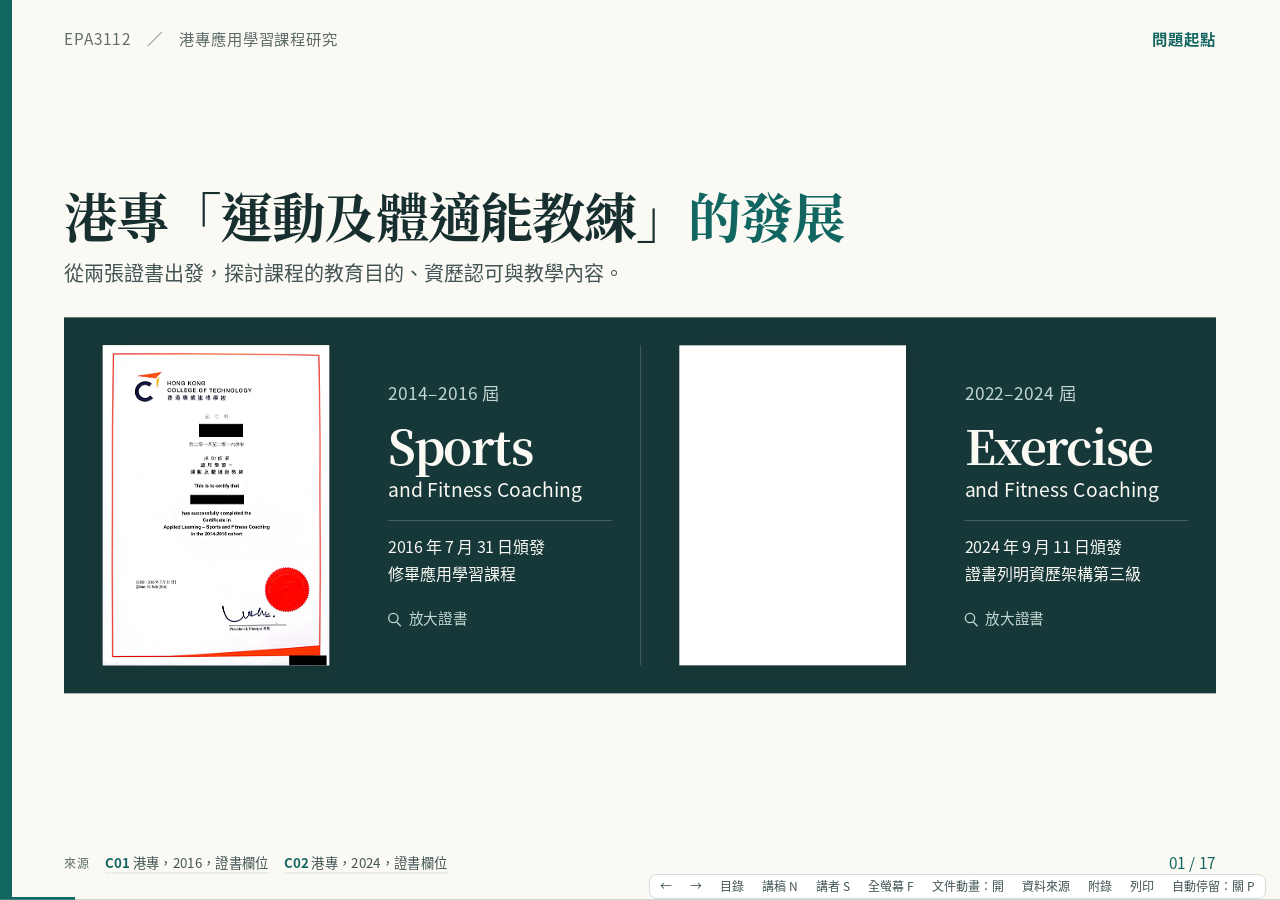
<file: index.html>
<!DOCTYPE html>
<html lang="zh-Hant" data-themes="academic-paper">
<head>
<meta charset="utf-8">
<meta name="viewport" content="width=device-width,initial-scale=1">
<title>EPA3112｜港專運動及體適能教練的發展</title>
<link rel="stylesheet" href="assets/base.css?v=786791775484">
<link rel="stylesheet" id="theme-link" href="assets/themes/academic-paper.css?v=56f098bd8037">
<link rel="stylesheet" href="assets/animations/animations.css?v=3bc36127d7e4">
<link rel="stylesheet" href="style.css?v=cde1decd3f03">
<link rel="stylesheet" href="motion.css?v=71d61eb31d2a">
<link rel="stylesheet" href="revision.css?v=7b0175889697">
<link rel="stylesheet" href="heading-font.css?v=e8a43fb0f10c">
<style id="cover-evidence-style">
/* A single display surface keeps the two records at the same reading scale. */
.epa .cover-redesign{display:grid;gap:42px}
.epa .cover-heading h1{font-size:80px;line-height:1.18;letter-spacing:-.025em;margin:0;white-space:nowrap}
.epa .cover-heading>p{font-size:30px;color:var(--text-2);margin:14px 0 0}
.epa .cover-certificate-pair{
  --mount-muted:color-mix(in srgb,var(--bg) 76%,var(--accent));
  --mount-rule:color-mix(in srgb,var(--bg) 27%,transparent);
  display:grid;grid-template-columns:repeat(2,minmax(0,1fr));padding:42px 0;
  background:color-mix(in srgb,var(--text-1) 83%,var(--accent));color:var(--bg)
}
.epa .certificate-record{
  --paper-inset:42px;--caption-gap:42px;
  position:relative;display:grid;grid-template-columns:340px minmax(0,1fr);
  align-items:center;gap:var(--caption-gap);margin:0;padding:0 42px 0 var(--paper-inset)
}
.epa .certificate-record+.certificate-record{border-left:1px solid var(--mount-rule)}
.epa .certificate-mount{position:relative;display:block}
.epa .certificate-paper,.epa .certificate-lens-copy{
  display:block;width:340px;height:480px;aspect-ratio:auto;overflow:hidden;
  border:0;border-radius:0;background:var(--surface)
}
.epa .certificate-paper{box-shadow:0 8px 20px color-mix(in srgb,var(--text-1) 45%,transparent)}
.epa :is(.certificate-paper,.certificate-lens-copy):not(.certificate-photo)>img{
  /* Filter at the scan's native pixel scale, then fit its 1536 px height to the mount. */
  position:absolute;left:50%;top:0;width:1082px;height:1536px;max-width:none;
  transform-origin:0 0;transform:scale(.3125) translateX(-50%);filter:url(#certificate-scan-detail)
}
.epa .certificate-photo img{
  /* Map the four paper corners (44,182), (819,165), (831,1296), (36,1287)
     in the anonymised 864 × 1536 photo to the 340 × 480 display above. */
  position:absolute;left:0;top:0;width:864px;height:1536px;max-width:none;transform-origin:0 0;
  filter:url(#certificate-photo-detail);
  transform:matrix3d(.451531367,.009827352,0,.0000307753,
                     .003269005,.448011640,0,.0000233787,
                     0,0,1,0,-20.462339,-81.970522,0,1)
}

/* The glass and its enlarged copy share a focus point on the 340 × 480 paper.
   This keeps the lettering beneath the centre registered throughout a move. */
@property --cert-focus-x{syntax:"<length>";inherits:true;initial-value:0px}
@property --cert-focus-y{syntax:"<length>";inherits:true;initial-value:0px}
@property --cert-magnification{syntax:"<number>";inherits:true;initial-value:1}
.epa .certificate-lens{
  --cert-focus-x:203px;--cert-focus-y:272px;--cert-magnification:3.15;
  --lens-size:1.2;--reading-path:certificate-magnify-course;
  --lens-rim:color-mix(in srgb,var(--accent) 66%,var(--text-1));
  --lens-glint:color-mix(in srgb,var(--bg) 90%,transparent);
  display:none;position:absolute;left:var(--cert-focus-x);top:var(--cert-focus-y);
  width:calc(336px * var(--lens-size));height:calc(82px * var(--lens-size));
  margin:calc(-41px * var(--lens-size)) 0 0 calc(-168px * var(--lens-size));
  isolation:isolate;pointer-events:none
}
.epa .certificate-mount-qf .certificate-lens{
  --cert-focus-x:169px;--cert-focus-y:290px;--cert-magnification:3;--reading-path:certificate-read-2024
}
.epa .certificate-lens::before{
  content:"";position:absolute;left:calc(12px * var(--lens-size));top:calc(100% - 12px * var(--lens-size));
  width:calc(32px * var(--lens-size));height:calc(8px * var(--lens-size));
  border:1px solid var(--lens-glint);border-radius:6px;background:var(--lens-rim);
  transform:rotate(140deg);transform-origin:left center
}
.epa .certificate-lens-glass{
  display:block;position:absolute;inset:0;border-radius:calc(36px * var(--lens-size));overflow:hidden;background:var(--surface);
  box-shadow:0 0 0 2px var(--lens-rim),0 0 0 3.5px var(--lens-glint),0 6px 14px color-mix(in srgb,var(--text-1) 30%,transparent)
}
.epa .certificate-lens-glass::after{
  content:"";position:absolute;inset:0;border-radius:inherit;
  background:linear-gradient(to bottom,color-mix(in srgb,var(--bg) 35%,transparent),transparent 17%,transparent 83%,color-mix(in srgb,var(--bg) 27%,transparent));
  box-shadow:inset 0 0 0 2px var(--lens-glint),inset 0 -4px 8px color-mix(in srgb,var(--accent) 12%,transparent)
}
.epa .certificate-lens-copy{
  position:absolute;left:50%;top:50%;transform-origin:0 0;
  transform:scale(calc(var(--cert-magnification) * var(--lens-size))) translate(calc(0px - var(--cert-focus-x)),calc(0px - var(--cert-focus-y)))
}
@keyframes certificate-lens-reveal{
  0%,2%,100%{opacity:0;transform:scale(.94)}
  8%,92%{opacity:1;transform:scale(1)}
  98%{opacity:0;transform:scale(.94)}
}
@keyframes certificate-magnify-course{
  0%,2%{--cert-magnification:1.35}
  8%,100%{--cert-magnification:3.15}
}
@keyframes certificate-read-2024{
  /* English course name, Chinese qualification, then the printed QF Level row. */
  0%,2%{--cert-focus-x:169px;--cert-focus-y:287px;--cert-magnification:1.35}
  8%,35%{--cert-focus-x:169px;--cert-focus-y:290px;--cert-magnification:3}
  42%,62%{--cert-focus-x:169px;--cert-focus-y:208px;--cert-magnification:3.12}
  71%,100%{--cert-focus-x:175px;--cert-focus-y:341px;--cert-magnification:2.34}
}
@media screen and (prefers-reduced-motion:no-preference){
  .epa:not([data-preview]) .deck>.slide:is(.is-active,.evidence-outgoing) .certificate-lens{
    --reading-cycle:16s cubic-bezier(.42,0,.22,1) infinite both;
    display:block;animation:certificate-lens-reveal var(--reading-cycle),var(--reading-path) var(--reading-cycle)
  }
  .epa:is([data-motion-paused],:has(dialog[open],.overview.open,.notes-overlay.open)) .slide .certificate-lens{
    animation-play-state:paused!important
  }
}
@media screen and (prefers-reduced-motion:reduce){
  .epa:not([data-preview]) .deck>.slide.is-active .certificate-lens{display:block}
  .epa .certificate-mount-qf .certificate-lens{--cert-focus-y:208px;--cert-magnification:3.12}
}
@media screen{
  .epa:not([data-preview]) .deck>.slide .certificate-record{--paper-inset:58px;--caption-gap:88px}
}
.epa .certificate-cohort{font-size:26px;font-weight:500;letter-spacing:.035em;color:var(--mount-muted)}
.epa .certificate-name{margin:18px 0 28px;line-height:1.12}
.epa .certificate-name strong{display:block;font:700 70px/1.12 var(--epa-heading-font);letter-spacing:-.035em}
.epa .certificate-name>span{display:block;margin-top:7px;font-size:29px;line-height:1.3}
.epa .certificate-fields{border-top:1px solid var(--mount-rule);padding-top:19px}
.epa .certificate-fields p{font-size:24px;line-height:1.65}
.epa .certificate-open{
  display:inline-flex;align-items:center;gap:12px;margin-top:26px;padding:6px 0;
  border:0;background:transparent;color:var(--mount-muted);cursor:zoom-in;
  font:500 22px/1.4 var(--font-sans)
}
/* Include the glass overhang in the paper's existing zoom button. */
.epa .certificate-open::after{content:"";position:absolute;inset:0 auto 0 0;width:calc(var(--paper-inset) + 340px + var(--caption-gap) - 6px)}
.epa .certificate-open:hover,.epa .certificate-open:focus-visible{color:var(--surface);text-decoration:underline;text-underline-offset:5px}
.epa .certificate-open:focus-visible{outline-color:var(--surface);outline-offset:5px}
.epa .certificate-glass{display:inline-block;position:relative;width:16px;height:16px;border:2px solid currentColor;border-radius:50%;margin-right:3px}
.epa .certificate-glass::after{content:"";position:absolute;left:11px;top:11px;width:9px;height:2px;background:currentColor;transform:rotate(45deg);transform-origin:left}
.epa #certificate-dialog{width:min(680px,94vw);height:min(92vh,1120px);height:min(92dvh,1120px);max-height:none;padding:16px 20px 20px}
.epa #certificate-dialog[open]{display:grid;grid-template-rows:auto minmax(0,1fr);gap:12px}
.epa #certificate-dialog h2{margin:0;font-size:clamp(18px,3vw,25px)}
.epa .certificate-enlargement{display:grid;place-items:center;grid-template: minmax(0,1fr) / minmax(0,1fr);overflow:hidden;background:var(--bg-soft)}
body[data-preview] .certificate-open,.epa .overview .certificate-open{display:none}
@media print{
  .epa .certificate-open{display:none}
  .epa #certificate-dialog[open]{display:none!important}
  /* A 2D paper crop lets PDF keep the photo's source resolution. */
  .epa .certificate-photo img{
    clip-path:polygon(44px 182px,819px 165px,831px 1296px,36px 1287px);
    transform:matrix(.433046904,.002096704,-.000819786,.429275865,-16.692293,-75.351396)
  }
}

/* One shared timeline: papers depart while a warm light band and the actual
   slide overlap. Prepared content stays in its final layout after the reveal. */
:root{--evidence-duration:5800ms}
.evidence-intro[hidden],.evidence-skip[hidden],.evidence-controls[hidden]{display:none!important}
.epa[data-evidence-intro] .deck>.slide{visibility:hidden!important;pointer-events:none!important}
.epa[data-evidence-intro] .deck>.slide.is-active{visibility:visible!important;animation:epa-content-bridge var(--evidence-duration) linear both!important;transition:none!important;will-change:opacity,transform,filter}
.epa[data-evidence-intro] .deck>.slide.evidence-outgoing{visibility:visible!important;z-index:3;animation:epa-outgoing-slide var(--evidence-duration) linear both!important;transition:none!important;will-change:opacity,transform,filter}
.epa .deck>.slide.evidence-outgoing h2,
.epa .deck>.slide.evidence-outgoing [data-anim],
.epa .deck>.slide.evidence-outgoing .anim-stagger-list>*,
.epa .deck>.slide.evidence-prepared h2,
.epa .deck>.slide.evidence-prepared [data-anim],
.epa .deck>.slide.evidence-prepared .anim-stagger-list>*{animation:none!important;opacity:1!important;transform:none!important}
.epa[data-evidence-intro] .deck>.slide *,
.epa[data-evidence-intro] .deck>.slide *::before,
.epa[data-evidence-intro] .deck>.slide *::after{animation-play-state:paused!important}
.epa .evidence-intro{position:absolute;inset:0;z-index:20;background:transparent;isolation:isolate;padding:76px 110px;overflow:hidden;perspective:1800px}
.epa .evidence-backdrop{position:absolute;inset:0;z-index:-1;background:var(--bg);animation:epa-evidence-backdrop var(--evidence-duration) linear both}
.epa .evidence-intro.is-continuing .evidence-backdrop{animation-name:epa-evidence-backdrop-continuing}
.epa .evidence-intro::before{content:'';position:absolute;inset:0 auto 0 0;width:18px;background:var(--accent);animation:epa-evidence-backdrop var(--evidence-duration) linear both}
.epa .evidence-intro-top{display:flex;justify-content:space-between;align-items:center;color:var(--accent);font-size:23px;letter-spacing:.04em;margin-bottom:30px}
.epa .evidence-intro h2{font-size:54px;line-height:1.3;margin:0}
.epa .evidence-intro-top,.epa .evidence-intro>h2,.epa .evidence-intro-foot{animation:epa-evidence-chrome var(--evidence-duration) linear both}
.epa .evidence-documents{display:grid;grid-template-columns:1fr 1fr;gap:70px;position:absolute;left:130px;right:130px;top:285px;bottom:165px;align-items:stretch}
.epa .evidence-paper{position:relative;min-width:0;padding:30px 40px 26px;background:var(--surface);border:1px solid var(--border);border-top:5px solid var(--accent);box-shadow:0 24px 55px rgb(24 47 48 / .10);display:flex;flex-direction:column;--paper-turn:-1.3deg;--fly-x:-1150px;--fly-y:340px;--exit-x:-1050px;--exit-y:-180px;--entry-turn:-17deg;--exit-turn:-8deg;animation:epa-document-flight var(--evidence-duration) both;will-change:transform,opacity}
.epa .evidence-paper:nth-child(2){--paper-turn:1.3deg;--fly-x:1150px;--fly-y:-340px;--exit-x:1050px;--exit-y:180px;--entry-turn:17deg;--exit-turn:8deg}
.epa .evidence-paper[data-kind="oral"]{border-top-color:var(--accent-2)}
.epa .evidence-paper-head{display:flex;align-items:center;justify-content:space-between;font-size:19px;color:var(--text-3);border-bottom:1px solid var(--border);padding-bottom:12px;gap:14px}
.epa .evidence-paper-head b{font:23px var(--font-mono);color:var(--accent)}
.epa .evidence-paper h3{font-size:29px;line-height:1.45;margin:18px 0 0;min-height:78px}
.epa .evidence-paper-content{display:flex;gap:22px;align-items:center;flex:1;min-height:0}
.epa .evidence-paper-image{width:135px;height:200px;flex-shrink:0;object-fit:contain;border:1px solid var(--border);background:var(--bg)}
.epa .evidence-excerpt{display:flex;flex-direction:column;gap:12px;width:100%;min-width:0}
.epa .evidence-context{font-size:19px;line-height:1.55;color:var(--text-2);letter-spacing:.025em;filter:blur(.85px);opacity:.4;display:-webkit-box;-webkit-box-orient:vertical;-webkit-line-clamp:3;overflow:hidden;max-height:89px;user-select:none}
.epa .context-before{mask-image:linear-gradient(transparent,#000 26%)}
.epa .context-after{mask-image:linear-gradient(#000 65%,transparent)}
.epa .evidence-lines{display:flex;flex-direction:column;gap:8px;min-width:0}
.epa .evidence-line{font-size:33px;line-height:1.5;color:var(--text-1);margin:0}
.epa .evidence-paper:has(img) .evidence-line{font-size:27px}
.epa .evidence-highlight{position:relative;isolation:isolate;display:inline-block;padding:0 4px;white-space:nowrap}
.epa .evidence-highlight::before{content:'';position:absolute;z-index:-1;left:0;right:0;top:22%;bottom:4%;background:#ffe66d;opacity:.86;transform-origin:left center;clip-path:polygon(0 8%,99% 0,100% 91%,1% 100%);animation:epa-marker-stroke var(--evidence-duration) linear both}
.epa .evidence-highlight::after{content:'';position:absolute;pointer-events:none;inset:18% 0 0;opacity:0;background:linear-gradient(100deg,transparent 20%,rgb(255 255 255 / .8) 49%,transparent 76%);background-repeat:no-repeat;background-size:45% 100%;animation:epa-marker-shine var(--evidence-duration) linear both}
.epa .evidence-paper-locator{font-size:18px!important;line-height:1.5!important;color:var(--text-2);border-top:1px solid var(--border);padding-top:12px;margin-top:18px!important}
.epa .evidence-intro-foot{position:absolute;left:110px;bottom:77px;right:110px;display:flex;align-items:center;gap:24px;font-size:23px;color:var(--text-2)}
.epa .evidence-progress{height:3px;flex:1;background:var(--border);overflow:hidden}
.epa .evidence-progress::after{content:'';display:block;height:100%;background:var(--accent);transform-origin:left;animation:epa-evidence-progress var(--evidence-duration) linear both}
.epa .evidence-bridge{position:absolute;inset:-10%;pointer-events:none;z-index:4;opacity:0;background:linear-gradient(112deg,transparent 23%,rgb(255 245 191 / .28) 42%,rgb(255 254 245 / .58) 50%,rgb(255 242 171 / .18) 58%,transparent 74%);filter:blur(30px);animation:epa-evidence-light var(--evidence-duration) linear both}
.epa[data-evidence-intro][data-evidence-paused] .deck>.slide.is-active,
.epa[data-evidence-intro][data-evidence-paused] .deck>.slide.evidence-outgoing,
.epa[data-evidence-paused] .evidence-intro,
.epa[data-evidence-paused] .evidence-intro::before,
.epa[data-evidence-paused] .evidence-intro *,
.epa[data-evidence-paused] .evidence-intro *::before,
.epa[data-evidence-paused] .evidence-intro *::after{animation-play-state:paused!important}
.evidence-controls{position:fixed;z-index:60;right:18px;bottom:55px;display:flex;gap:10px;flex-wrap:wrap;justify-content:flex-end;max-width:calc(100vw - 36px)}
.evidence-skip,.evidence-pause{border:1px solid var(--border-strong);border-radius:7px;padding:10px 16px;min-height:44px;background:var(--surface);color:var(--accent);font:14px/1.5 var(--font-sans);cursor:pointer;box-shadow:0 3px 15px rgb(24 47 48 / .08)}
.evidence-skip kbd,.evidence-pause kbd{font-size:11px;color:var(--text-3);margin-left:9px}
.evidence-pause[aria-pressed="true"]{background:var(--surface-2);border-color:var(--accent)}
@media(max-width:650px){.evidence-controls{bottom:88px}}
@keyframes epa-document-flight{
 0%,5%{opacity:0;transform:translate3d(var(--fly-x),var(--fly-y),-220px) rotate(var(--entry-turn)) scale(.82);animation-timing-function:cubic-bezier(.16,.8,.2,1)}
 23%{opacity:1;transform:translate3d(0,0,0) rotate(var(--paper-turn))}
 68%{opacity:1;transform:translate3d(0,0,0) rotate(var(--paper-turn));animation-timing-function:cubic-bezier(.42,0,.24,1)}
 93%,100%{opacity:0;transform:translate3d(var(--exit-x),var(--exit-y),-130px) rotate(var(--exit-turn)) scale(.9)}
}
@keyframes epa-content-bridge{0%,65%{opacity:0;transform:translate3d(0,18px,0) scale(1.018);filter:blur(6px)}67%{opacity:0;transform:translate3d(0,18px,0) scale(1.018);filter:blur(6px);animation-timing-function:cubic-bezier(.22,.68,.24,1)}100%{opacity:1;transform:translate3d(0,0,0) scale(1);filter:blur(0)}}
@keyframes epa-outgoing-slide{0%{opacity:1;transform:translate3d(0,0,0) scale(1);filter:blur(0);animation-timing-function:cubic-bezier(.4,0,.2,1)}14%,100%{opacity:0;transform:translate3d(0,-22px,0) scale(.975);filter:blur(4px)}}
@keyframes epa-evidence-backdrop{0%{opacity:0;animation-timing-function:cubic-bezier(.4,0,.2,1)}14%,67%{opacity:1}87%,100%{opacity:0}}
@keyframes epa-evidence-backdrop-continuing{0%,67%{opacity:1}87%,100%{opacity:0}}
@keyframes epa-evidence-chrome{0%,5%{opacity:0;transform:translateY(16px);animation-timing-function:cubic-bezier(.22,.68,.24,1)}16%,62%{opacity:1;transform:translateY(0)}70%,100%{opacity:0;transform:translateY(-12px)}}
@keyframes epa-evidence-light{0%{opacity:0;transform:translateX(-28%)}8%{opacity:.5}20%{opacity:0;transform:translateX(25%)}66%{opacity:0;transform:translateX(-28%)}74%{opacity:.8}83%{opacity:.65}100%{opacity:0;transform:translateX(30%)}}
@keyframes epa-marker-stroke{0%,26%{transform:scaleX(0)}42%,100%{transform:scaleX(1)}}
@keyframes epa-marker-shine{0%,27%{opacity:0;background-position:-100% 0}28%,43%{opacity:1}47%,100%{opacity:0;background-position:220% 0}}
@keyframes epa-evidence-progress{from{transform:scaleX(0)}to{transform:scaleX(1)}}
@media(prefers-reduced-motion:reduce){
 .epa .evidence-intro,.evidence-controls{display:none!important}
 .epa[data-evidence-intro] .deck>.slide.evidence-outgoing{visibility:hidden!important;animation:none!important}
 .epa[data-evidence-intro] .deck>.slide{visibility:visible!important}
 .epa[data-evidence-intro] .deck>.slide.is-active{animation:none!important;opacity:1!important;filter:none!important;transform:none!important}
}
@media print{
 .epa .evidence-intro,.evidence-controls{display:none!important}
 .epa[data-evidence-intro] .deck>.slide.evidence-outgoing{animation:none!important;filter:none!important}
 .epa[data-evidence-intro] .deck>.slide{visibility:visible!important}
 .epa[data-evidence-intro] .deck>.slide.is-active{animation:none!important;opacity:1!important;filter:none!important;transform:none!important}
 .epa .deck>section.slide:last-of-type{break-after:auto;page-break-after:auto}
}
body[data-preview] .evidence-intro,body[data-preview] .evidence-controls{display:none!important}

</style>
<link rel="stylesheet" href="course-pages.css?v=50276db3e164">
<link rel="stylesheet" href="screen-layout.css?v=74efcf793d46">
</head>
<body class="tpl-presenter-mode-reveal epa"><svg xmlns="http://www.w3.org/2000/svg" xmlns:xlink="http://www.w3.org/1999/xlink"
     width="0" height="0" style="position:absolute;pointer-events:none" aria-hidden="true" focusable="false">
  <defs>
    <filter id="certificate-scan-detail" x="0%" y="0%" width="100%" height="100%" color-interpolation-filters="sRGB">
      <feConvolveMatrix order="3" kernelMatrix="0 -.12 0  -.12 1.48 -.12  0 -.12 0" divisor="1" preserveAlpha="true"/>
    </filter>
    <filter id="certificate-photo-detail" x="0%" y="0%" width="100%" height="100%" color-interpolation-filters="sRGB">
      <!-- Per-channel gains sampled from blank paper in the 864 × 1536 redacted photo.
           Only the 32 × 48 illumination field is stored here. Multiply by 2.1 to decode. -->
      <feImage x="0%" y="0%" width="100%" height="100%" preserveAspectRatio="none" result="paperGain"
               xlink:href="[data-uri]"/>
      <feComposite in="SourceGraphic" in2="paperGain" operator="arithmetic" k1="2.1"/>
      <feConvolveMatrix order="3" kernelMatrix="0 -.19 0  -.19 1.76 -.19  0 -.19 0" divisor="1" preserveAlpha="true"/>
      <feComponentTransfer>
        <feFuncR type="gamma" amplitude="1.04" exponent="1.35" offset="-.018"/>
        <feFuncG type="gamma" amplitude="1.04" exponent="1.35" offset="-.018"/>
        <feFuncB type="gamma" amplitude="1.04" exponent="1.35" offset="-.018"/>
      </feComponentTransfer>
    </filter>
  </defs>
</svg>
<main class="deck" data-w="1920" data-h="1080" data-responsive><section class="slide" data-title="兩張證書，一個課程的發展" data-speaker="A" aria-label="第1頁：兩張證書，一個課程的發展">
<div class="slide-top"><span>EPA3112　／　港專應用學習課程研究</span><span class="section-mark">問題起點</span></div>
<div class="slide-content"><div class="cover-redesign">
<header class="cover-heading" data-anim="fade-up"><h1><span>港專「運動及體適能教練」</span><em>的發展</em></h1><p>從兩張證書出發，探討課程的教育目的、資歷認可與教學內容。</p></header>
<div class="cover-certificate-pair" role="group" aria-label="兩屆港專證書對照">
<figure class="certificate-record">
  <span class="certificate-mount">
    <span class="img-frame contain certificate-paper"><img src="images/C01_redacted.png" alt="港專 2014–2016 屆證書，姓名及序號已遮蔽"></span>
    <span class="certificate-lens" aria-hidden="true"><span class="certificate-lens-glass">
      <span class="img-frame contain certificate-lens-copy"><img src="images/C01_redacted.png" alt=""></span>
    </span></span>
  </span>
  <figcaption>
    <p class="certificate-cohort">2014–2016 屆</p>
    <p class="certificate-name" lang="en"><strong>Sports</strong> <span>and Fitness Coaching</span></p>
    <div class="certificate-fields"><p><time datetime="2016-07-31">2016 年 7 月 31 日</time>頒發</p><p>修畢應用學習課程</p></div>
    <button class="certificate-open" type="button" data-certificate="2016 年頒發的港專證書" aria-haspopup="dialog" aria-label="放大 2016 年頒發的港專證書"><span class="certificate-glass" aria-hidden="true"></span>放大證書</button>
  </figcaption>
</figure>
<figure class="certificate-record">
  <span class="certificate-mount certificate-mount-qf">
    <span class="img-frame contain certificate-paper certificate-photo"><img src="images/C02_redacted.png" alt="港專 2022–2024 屆證書，姓名及序號已遮蔽"></span>
    <span class="certificate-lens" aria-hidden="true"><span class="certificate-lens-glass">
      <span class="img-frame contain certificate-lens-copy certificate-photo"><img src="images/C02_redacted.png" alt=""></span>
    </span></span>
  </span>
  <figcaption>
    <p class="certificate-cohort">2022–2024 屆</p>
    <p class="certificate-name" lang="en"><strong>Exercise</strong> <span>and Fitness Coaching</span></p>
    <div class="certificate-fields"><p><time datetime="2024-09-11">2024 年 9 月 11 日</time>頒發</p><p>證書列明資歷架構第三級</p></div>
    <button class="certificate-open" type="button" data-certificate="2024 年頒發的港專證書" aria-haspopup="dialog" aria-label="放大 2024 年頒發的港專證書"><span class="certificate-glass" aria-hidden="true"></span>放大證書</button>
  </figcaption>
</figure>
</div>
</div></div>
<footer class="deck-footer"><div class="source-refs"><span class="source-label">來源</span><a href="appendix.html#C01" data-source="C01"><b>C01</b> 港專，2016，證書欄位</a> <a href="appendix.html#C02" data-source="C02"><b>C02</b> 港專，2024，證書欄位</a></div><span class="page-label">01 / 17</span></footer>
<aside class="notes"><p class="note-meta">講者 A · 第 1 頁 · 配時 0:45</p><p class="note-purpose">本頁目的：從兩張港專證書提出研究問題：這門課培養甚麼能力，認可和教學內容又怎樣演變？</p><p>大家好。請大家先望一望呢兩張港專證書。左邊係2016年，英文寫 <strong>Sports and Fitness Coaching</strong>；右邊係2024年，改用 <strong>Exercise and Fitness Coaching</strong>，仲列出資歷架構第三級。兩張證書講緊嘅，都係「運動及體適能教練」。</p><p>點解同一門課，前後會有呢啲分別？我哋會用公開文件，同組員由修讀到任教嘅經驗，追查兩件事：認可幾時出現，同埋學生喺課堂實際要學啲乜。</p><p class="transition"><strong>過渡：</strong>要讀懂證書上面嗰個「教練」名稱，先要知道，呢科想教識高中生做啲乜。</p><p class="note-ref">來源：<a href="appendix.html#C01" target="_blank" rel="noopener"><b>C01</b> 港專，2016，證書欄位</a> <a href="appendix.html#C02" target="_blank" rel="noopener"><b>C02</b> 港專，2024，證書欄位</a></p></aside></section><section class="slide" data-title="科目674：把運動興趣連結升學與職業探索" data-speaker="A" aria-label="第2頁：科目674：把運動興趣連結升學與職業探索">
<div class="slide-top"><span>EPA3112　／　港專應用學習課程研究</span><span class="section-mark">課程目的</span></div>
<h2>科目674：把運動興趣連結升學與職業探索</h2><div class="slide-content"><div class="identity-grid"><div class="identity"><span class="eyebrow">應用學習 · 應用科學／運動</span><b>674</b><h3>運動及體適能教練</h3><p>香港專業進修學校 HKCT</p><p class="course-target">高中選修 · 中四或中五開始</p></div><div class="research-path" data-focus="course-aims" data-anim="stagger-list"><div class="rule-row"><span class="num">01</span><div><h3>從實踐理解理論</h3><p>運動科學、體適能與健康、教練法</p></div></div><div class="rule-row"><span class="num">02</span><div><h3>培養職業相關能力</h3><p>基礎技能、思考、人際關係與態度</p></div></div><div class="rule-row"><span class="num">03</span><div><h3>探索升學與就業</h3><p>發展興趣，為後續學習做好準備</p></div></div></div></div><div class="policy-position"><span class="tag">職專教育定位</span><p>多元高中選擇 → 職業相關學習 → 升學與就業探索</p></div><div class="evidence-key"><span class="tag">文件</span>公開目標與制度<span class="tag oral">經驗／轉述</span>親歷與內部說明<span class="tag inference">綜合分析</span>對照文件與經驗所得的解讀</div></div>
<footer class="deck-footer"><div class="source-refs"><span class="source-label">來源</span><a href="appendix.html#D12" data-source="D12"><b>D12</b> 課程概覽2016–18，頁68–69</a> <a href="appendix.html#D41" data-source="D41"><b>D41</b> 評審局，2016，頁1–4</a> <a href="appendix.html#D37" data-source="D37"><b>D37</b> 教育局，2026，通函49，頁1–3</a> <a href="appendix.html#D42" data-source="D42"><b>D42</b> 評審局，2019，頁6–7／10–11</a></div><span class="page-label">02 / 17</span></footer>
<aside class="notes"><p class="note-meta">講者 A · 第 2 頁 · 配時 1:00</p><p class="note-purpose">本頁目的：科目 674 以運動實踐連結理論，讓高中生培養教練相關能力，探索升學與職業方向。</p><p>港專呢門課嘅科目編號係674，屬於應用學習入面「應用科學」嘅運動課程。大家可以想像一個鍾意運動嘅高中生：自己識做一組動作，輪到要向同學講解，佢就要明白點解咁做，亦要學識溝通同留意安全。</p><p>呢個例子串起課程嘅三個教育目的：從實踐理解運動科學、發展職業相關能力，亦畀學生試下自己適唔適合再向運動行業發展。完成高中呢門課，專業教練資格仍要按相關機構嘅要求取得。畫面上綠色係文件，啡紅色係親歷或轉述，藍色係我哋對資料嘅分析。</p><p class="transition"><strong>過渡：</strong>咁，一個對運動有興趣嘅學生，幾時開始可以將呢類學習揀做高中選修科？</p><p class="note-ref">來源：<a href="appendix.html#D12" target="_blank" rel="noopener"><b>D12</b> 課程概覽2016–18，頁68–69</a> <a href="appendix.html#D41" target="_blank" rel="noopener"><b>D41</b> 評審局，2016，頁1–4</a> <a href="appendix.html#D37" target="_blank" rel="noopener"><b>D37</b> 教育局，2026，通函49，頁1–3</a> <a href="appendix.html#D42" target="_blank" rel="noopener"><b>D42</b> 評審局，2019，頁6–7／10–11</a></p></aside></section><section class="slide" data-title="多元學習制度，為運動課程提供發展空間" data-speaker="A" aria-label="第3頁：多元學習制度，為運動課程提供發展空間">
<div class="slide-top"><span>EPA3112　／　港專應用學習課程研究</span><span class="section-mark">2003–2012</span></div>
<h2>多元學習制度，為運動課程提供發展空間</h2><div class="slide-content">
<div class="tl five-events"><div class="row" data-anim="stagger-list">
 <div class="item"><div class="year">2003/04</div><div class="dot"></div><h3>職業導向<br>多元化課程試點</h3><p>探索高中多元學習選擇</p><span class="tag">D45 · 政策背景</span></div>
 <div class="item"><div class="year">2006–08</div><div class="dot"></div><h3>試點屆別起<br>改稱應用學習</h3><p>反映新高中的定位與目標</p><span class="tag">D35 · §2.19</span></div>
 <div class="item"><div class="year">2008</div><div class="dot"></div><h3>公布<br>多元學習津貼</h3><p>支援 2009/10 起的新高中安排</p><span class="tag">D01 · 行政安排</span></div>
 <div class="item timeline-focus"><div class="year">2009</div><div class="dot"></div><h3>新高中<br>正式實施</h3><p>應用學習置於高中選修制度</p><span class="tag">D54 · 制度節點</span></div>
 <div class="item"><div class="year">2012</div><div class="dot"></div><h3>首屆<br>香港中學文憑試</h3><p>新學制的首個考試年度</p><span class="tag">D54 · 考試年度</span></div>
</div></div><div class="takeaway">從試點走向高中選修：為不同興趣與學習需要提供更多選擇。</div></div>
<footer class="deck-footer"><div class="source-refs"><span class="source-label">來源</span><a href="appendix.html#D45" data-source="D45"><b>D45</b> 政府新聞公報，2003.03.18</a> <a href="appendix.html#D35" data-source="D35"><b>D35</b> 2006報告 · §2.19</a> <a href="appendix.html#D01" data-source="D01"><b>D01</b> 教育局，2008，通函146，頁1–2</a> <a href="appendix.html#D54" data-source="D54"><b>D54</b> 政府新聞公報，2009.07.03</a></div><span class="page-label">03 / 17</span></footer>
<aside class="notes"><p class="note-meta">講者 A · 第 3 頁 · 配時 1:15</p><p class="note-purpose">本頁目的：2009 年新高中把應用學習納入選修制度，為後來的高中運動課程提供位置。</p><p>由左邊開始睇。2003/04學年，當時嘅「職業導向多元化課程」先以試點形式推行。到2006至08呢個試點屆別，先開始用「應用學習」呢個名。2008年再公布多元學習津貼，為下一學年推行新高中作準備。</p><p>留意有框嗰年，<strong>2009年</strong>。對學生嚟講，最實在嘅改變係將職業相關嘅學習放入高中選修組合。2012年舉行首屆文憑試，係跟住呢個新學制而來嘅考試節點。呢條時間線交代嘅係制度先點樣搭起來；至於港專幾時有自己嗰門運動課，就要逐屆睇開辦紀錄。</p><p class="transition"><strong>過渡：</strong>我哋搵到一張立法會文件入面嘅表，將三所機構嘅課程放埋一齊，就睇到港專喺邊一屆出現。</p><p class="note-ref">來源：<a href="appendix.html#D45" target="_blank" rel="noopener"><b>D45</b> 政府新聞公報，2003.03.18</a> <a href="appendix.html#D35" target="_blank" rel="noopener"><b>D35</b> 2006報告 · §2.19</a> <a href="appendix.html#D01" target="_blank" rel="noopener"><b>D01</b> 教育局，2008，通函146，頁1–2</a> <a href="appendix.html#D54" target="_blank" rel="noopener"><b>D54</b> 政府新聞公報，2009.07.03</a></p></aside></section><section class="slide" data-title="三所機構，三條供應時序" data-speaker="A" aria-label="第4頁：三所機構，三條供應時序">
<div class="slide-top"><span>EPA3112　／　港專應用學習課程研究</span><span class="section-mark">2010–2017 屆別</span></div>
<h2>三所機構，三條供應時序</h2><div class="slide-content">
<p class="lede">2015 年立法會文件 · 附錄四（據原表整理）</p>
<table class="t supply"><thead><tr><th>機構／課程</th><th>2010–12</th><th>2011–13</th><th>2012–14</th><th>2013–15</th><th>2014–16</th><th>2015–17</th></tr></thead><tbody data-anim="stagger-list">
<tr><td><b>教院 HKIEd（SCPE）</b><small>運動管理與教練法</small></td><td>●</td><td>●</td><td>●</td><td class="absent">—</td><td class="absent">—</td><td class="absent">—</td></tr>
<tr><td><b>浸大 HKBU（SCE）</b><small>運動科學及體適能</small></td><td>●</td><td>●</td><td>●</td><td>●</td><td class="absent">—</td><td>●</td></tr>
<tr class="focus-row" data-focus="hkct-supply"><td><b>港專 HKCT</b><small>運動及體適能教練</small></td><td class="absent">—</td><td class="absent">—</td><td class="absent">—</td><td class="absent">—</td><td>●</td><td>●</td></tr>
</tbody></table>
<p class="legend">● 原表有開辦標記　　— 原表空白</p>
<div class="takeaway">港專於 2014–16 屆首次列入此表。</div></div>
<footer class="deck-footer"><div class="source-refs"><span class="source-label">來源</span><a href="appendix.html#D05" data-source="D05"><b>D05</b> 立法會，2015，CB(4)620，附錄四頁14</a></div><span class="page-label">04 / 17</span></footer>
<aside class="notes"><p class="note-meta">講者 A · 第 4 頁 · 配時 1:00</p><p class="note-purpose">本頁目的：在立法會列出的六屆中，港專首次見於 2014–16 屆，其後與浸大同屆列名。</p><p>呢張表橫向係入讀屆別，每一點代表原表有列出嗰所機構嘅課程。三行名稱相近，但教院辦嘅係「運動管理與教練法」，浸大辦嘅係「運動科學及體適能」，最下面先係我哋研究嘅港專本科。</p><p>順住最下面嗰行睇，港專喺呢六個屆別入面，第一次列名係<strong>2014至16屆</strong>。再向右睇一格，浸大同港專兩行都有點。即係到2015至17屆，兩間院校嘅運動課程都列喺表上。</p><p class="transition"><strong>過渡：</strong>同期，教院轄下嘅持續專業教育學院點解要調整課程？港專呢門新課，最初嗰屆嘅修讀情況又係點？</p><p class="note-ref">來源：<a href="appendix.html#D05" target="_blank" rel="noopener"><b>D05</b> 立法會，2015，CB(4)620，附錄四頁14</a></p></aside></section><section class="slide" data-title="開辦背景：機構調整與多元學習需要" data-speaker="A" aria-label="第5頁：開辦背景：機構調整與多元學習需要">
<div class="slide-top"><span>EPA3112　／　港專應用學習課程研究</span><span class="section-mark">2011–2016 · 兩層背景</span></div>
<h2>開辦背景：機構調整與多元學習需要</h2><div class="slide-content"><div class="parallel-lines opening-context"><article class="track"><div class="track-title"><span class="tag">機構年報</span><h3>教院 SCPE 調整</h3></div><p class="context-lead">毅進課程預期變動<br>＋財務可持續性考慮</p><div class="track-events" data-anim="stagger-list"><div><b>2011.12</b><p>批准新營運策略</p></div><div><b>2013/14</b><p>預計完成餘下委託課程</p></div><div><b>2014/15</b><p>年報記錄已停辦課程</p></div></div></article><article class="track accent-track" data-focus="diverse-needs"><div class="track-title"><span class="tag">政策說明</span><h3>回應多元需要</h3></div><div class="context-points" data-anim="stagger-list"><p>配合學生的興趣及學習需要</p><p>定期檢視課程組合，回應持份者期望</p><p>連結香港社會及經濟發展</p></div><p class="fine">2015職教報告 §2.5及註3<br>立法會會議 §34、39</p></article></div><div class="oral-strip"><span class="tag oral">修讀經驗</span><p>2014升中五開始修讀；官方另列2014–16屆164修讀人次。</p></div><div class="takeaway compact-inference"><span class="tag inference">綜合分析</span> 教院因應營運需要調整課程。港專在 2014–16 屆加入，為有運動興趣的高中生提供教練課程。</div></div>
<footer class="deck-footer"><div class="source-refs"><span class="source-label">來源</span><a href="appendix.html#D02" data-source="D02"><b>D02</b> 教院，2011–12年報，頁60</a> <a href="appendix.html#D03" data-source="D03"><b>D03</b> 教院，2012–13年報，頁61</a> <a href="appendix.html#D04" data-source="D04"><b>D04</b> 教院，2014–15年報，頁61</a> <a href="appendix.html#D05" data-source="D05"><b>D05</b> 立法會，2015，CB(4)620，附錄四頁14</a> <a href="appendix.html#D06" data-source="D06"><b>D06</b> 立法會，2015，CB(4)924，附件頁2</a> <a href="appendix.html#D09" data-source="D09"><b>D09</b> 2015職教報告 · §2.5–2.6／6.39</a> <a href="appendix.html#D100" data-source="D100"><b>D100</b> 2015課程取捨說明 · §34、39</a> <a href="appendix.html#O01" data-source="O01"><b>O01</b> 交接口述紀錄 · O01</a></div><span class="page-label">05 / 17</span></footer>
<aside class="notes"><p class="note-meta">講者 A · 第 5 頁 · 配時 1:30</p><p class="note-purpose">本頁目的：教院年報交代課程收縮的背景，港專首個列名屆別錄得164修讀人次，呈現港專初期的修讀情況。</p><p>先睇教院嘅年報。當時毅進課程預期有變，持續專業教育學院亦要考慮長遠嘅營運開支。2011年12月，教院校董會通過新營運策略。學院其後預計喺2013/14學年辦完餘下嘅委託課程。到2014/15年報，就記錄咗呢間學院已經停辦課程。</p><p>港專嗰邊，立法會資料記錄，2014至16屆「運動及體適能教練」有<strong>164修讀人次</strong>。我哋有位組員，亦係2014年升中五嗰陣開始讀。放返喺當時嘅政策背景，2015年職教報告同立法會紀錄都講到，課程組合要照顧學生興趣，亦要考慮持份者意見同社會需要。對鍾意運動嘅高中生嚟講，港專呢門課就多畀咗佢哋一個選擇。</p><p class="transition"><strong>過渡：</strong>組員記得，當年讀呢門課已經唔使自己交學費。咁點解政府到2016年先提出「全數資助」？呢個問題交畀下一位組員。</p><p class="note-ref">來源：<a href="appendix.html#D02" target="_blank" rel="noopener"><b>D02</b> 教院，2011–12年報，頁60</a> <a href="appendix.html#D03" target="_blank" rel="noopener"><b>D03</b> 教院，2012–13年報，頁61</a> <a href="appendix.html#D04" target="_blank" rel="noopener"><b>D04</b> 教院，2014–15年報，頁61</a> <a href="appendix.html#D05" target="_blank" rel="noopener"><b>D05</b> 立法會，2015，CB(4)620，附錄四頁14</a> <a href="appendix.html#D06" target="_blank" rel="noopener"><b>D06</b> 立法會，2015，CB(4)924，附件頁2</a> <a href="appendix.html#D09" target="_blank" rel="noopener"><b>D09</b> 2015職教報告 · §2.5–2.6／6.39</a> <a href="appendix.html#D100" target="_blank" rel="noopener"><b>D100</b> 2015課程取捨說明 · §34、39</a> <a href="appendix.html#O01" target="_blank" rel="noopener"><b>O01</b> 交接口述紀錄 · O01</a></p></aside></section><section class="slide" data-title="資助逐步擴展，支援修讀選擇" data-speaker="B" aria-label="第6頁：資助逐步擴展，支援修讀選擇">
<div class="slide-top"><span>EPA3112　／　港專應用學習課程研究</span><span class="section-mark">2016／2016–17</span></div>
<h2>資助逐步擴展，支援修讀選擇</h2><div class="slide-content"><div class="funding-grid three-stages" data-anim="stagger-list"><div class="big-date"><span>專責小組建議</span><b>2015</b><h3>政府考慮提供<br>100% 課程費津貼</h3><p>報告 §6.39</p></div><div class="big-date"><span>政府接納方向</span><b>2016</b><h3>全數資助中學<br>提供應用學習</h3><p>《施政報告》§196</p></div><div class="big-date" data-focus="full-subsidy"><span>實行學年</span><b>2016/17</b><h3>全數資助每名高中學生<br>修讀最多兩個<br>應用學習課程。</h3><p>2016預算答覆／2017落實回顧</p></div></div><div class="oral-strip"><span class="tag oral">O01 · 個人經驗</span><p>2014–2016 學年修讀時無須付學費。</p></div><div class="takeaway">學生有沒有付費，與政府、學校如何分擔成本，是兩個層次。</div></div>
<footer class="deck-footer"><div class="source-refs"><span class="source-label">來源</span><a href="appendix.html#D09" data-source="D09"><b>D09</b> 2015職教報告 · §2.5–2.6／6.39</a> <a href="appendix.html#D10" data-source="D10"><b>D10</b> 施政報告，2016，§196</a> <a href="appendix.html#D11" data-source="D11"><b>D11</b> 2016預算答覆 · p107</a> <a href="appendix.html#D68" data-source="D68"><b>D68</b> 2017落實回顧 · §16</a> <a href="appendix.html#O01" data-source="O01"><b>O01</b> 交接口述紀錄 · O01</a></div><span class="page-label">06 / 17</span></footer>
<aside class="notes"><p class="note-meta">講者 B · 第 6 頁 · 配時 1:00</p><p class="note-purpose">本頁目的：2016 是施政承諾，2016/17 是全數津貼開始的學年，受惠上限是每名高中生兩個課程。</p><p>好唔該Vincent，以下由我dickson繼續介紹港專「運動及體適能教練」課程，並集中講解第六至第十頁，分析資助、資歷認可、課程修訂，以及政策發展之間的關係。</p><p>第六頁講到應用學習課程的資助逐步擴展。</p><p>2015 年，推廣職業教育專責小組建議政府全數資助課程費用，減輕學校原先要承擔約 25% 課程費用的負擔，讓更多學生可以因應自己的興趣和學習需要，選擇應用學習課程。</p><p>到了2016年，政府在《施政報告》中接納這個方向，並由2016至2017學年開始，為每名高中學生全數資助最多兩個應用學習課程。</p><p class="transition"><strong>過渡：</strong>這項政策十分重要，因為它降低了學生參與應用學習的經濟門檻。學生不需要因為課程費用而放棄自己有興趣的專業範疇，資助政策令應用學習由一項較少人接觸的選擇，逐步變成高中課程中較普及的學習途徑。</p><p class="note-ref">來源：<a href="appendix.html#D09" target="_blank" rel="noopener"><b>D09</b> 2015職教報告 · §2.5–2.6／6.39</a> <a href="appendix.html#D10" target="_blank" rel="noopener"><b>D10</b> 施政報告，2016，§196</a> <a href="appendix.html#D11" target="_blank" rel="noopener"><b>D11</b> 2016預算答覆 · p107</a> <a href="appendix.html#D68" target="_blank" rel="noopener"><b>D68</b> 2017落實回顧 · §16</a> <a href="appendix.html#O01" target="_blank" rel="noopener"><b>O01</b> 交接口述紀錄 · O01</a></p></aside></section><section class="slide" data-layout="course-edition" data-title="兩張證書之間，何時有了資歷認可？" data-speaker="B" aria-label="第7頁：兩張證書之間，何時有了資歷認可？">
<div class="slide-top"><span class="masthead"><b>EPA3112</b><span>專業及職業教育的政策環境</span></span><span class="chapter-strip"><span class="chapter-part">課程與起點</span><span class="chapter-part here">資助、評審與改革</span><span class="chapter-part">校本實施與成效</span></span><span class="section-mark">2016–2030 · 評審有效期</span></div>
<h2>兩張證書之間，何時有了資歷認可？</h2><div class="slide-content">
<div class="qualification"><div class="qf" data-focus="qf-recognition"><span>資歷架構</span><b>QF 3</b><p>2016 年 11 月評審摘要</p></div><div class="hours"><div><b>27</b><span>資歷學分</span></div><div><b>270</b><span>名義學習時數</span></div><div><b>180</b><span>其中的接觸課時</span></div></div></div>
<table class="term-chart"><thead><tr><th>評審報告</th><th>本科評審有效期</th><th><div class="term-axis" aria-hidden="true"><span style="left:0.000%">2017</span><span style="left:21.939%">2020</span><span style="left:58.545%">2025</span><span style="left:95.131%">2030</span></div></th></tr></thead><tbody><tr><th scope="row">2016.11 <small>D41</small></th><td>2017.01.01 – 2021.12.31</td><td><div class="term-rail" aria-hidden="true"><i class="term-bar" style="--left:0.000%;--length:36.586%;--order:0"></i></div></td></tr><tr><th scope="row">2019.11 <small>D42</small></th><td>2020.01.01 – 2024.12.31</td><td><div class="term-rail" aria-hidden="true"><i class="term-bar" style="--left:21.939%;--length:36.606%;--order:1"></i></div></td></tr><tr><th scope="row">2022.07 <small>D43</small></th><td>2025.01.01 – 2027.08.31</td><td><div class="term-rail" aria-hidden="true"><i class="term-bar" style="--left:58.545%;--length:19.495%;--order:2"></i></div></td></tr><tr><th scope="row">2025.06 <small>D44</small></th><td>2027.09.01 – 2030.08.31</td><td><div class="term-rail" aria-hidden="true"><i class="term-bar future" style="--left:78.040%;--length:21.960%;--order:3"></i></div></td></tr></tbody></table>
<div class="term-caption"><p>首兩段認可期有重疊。虛線為已公布、2027 年 9 月才開始的一期。</p><p>政策目的是讓學生取得 DSE 以外的認可資歷，銜接相關深造與就業。</p></div></div>
<footer class="deck-footer"><div class="source-refs"><span class="source-label">來源</span><a href="appendix.html#D09" data-source="D09"><b>D09</b> 2015職教報告 · §2.5–2.6／6.39</a> <a href="appendix.html#D41" data-source="D41"><b>D41</b> 評審局，2016，頁1–4</a> <a href="appendix.html#D42" data-source="D42"><b>D42</b> 評審局，2019，頁6–7／10–11</a> <a href="appendix.html#D43" data-source="D43"><b>D43</b> 評審局，2022，頁5–6、11、14</a> <a href="appendix.html#D44" data-source="D44"><b>D44</b> 評審局，2025，頁3–4／16–17</a></div><span class="page-label">07 / 17</span></footer>
<aside class="notes"><p class="note-meta">講者 B · 第 7 頁 · 配時 1:30</p><p class="note-purpose">本頁目的：首份已核評審的認可期始於 2017 年 1 月；四條時間軸區分報告日期、重疊期與未來安排。</p><p>第七頁集中討論課程的資歷認可。</p><p>港專這個課程在2016年11月進行評審，而認可期由2017年1月1日開始。課程列入資歷架構第三級，並獲得二十七個資歷學分。這表示學生完成課程後，所獲得的不只是校內學習經驗，而是一項可以在資歷架構下被正式承認的學習成果。</p><p>這個安排回應了職業教育政策的一個重要目標，就是讓學生除了文憑試成績之外，還可以取得另一種認可資歷，並且有機會銜接日後的專上教育、相關高級文憑，或者運動及體適能相關工作。</p><p class="transition"><strong>過渡：</strong>但是，我們亦要避免一個誤解。資歷架構第三級代表課程的資歷水平，並不等於學生完成課程後便自動成為專業教練。課程可以提供基礎知識、運動技能和教學經驗，但日後是否具備專業資格，仍然要視乎相關行業、僱主或專業課程的要求。</p><p class="note-ref">來源：<a href="appendix.html#D09" target="_blank" rel="noopener"><b>D09</b> 2015職教報告 · §2.5–2.6／6.39</a> <a href="appendix.html#D41" target="_blank" rel="noopener"><b>D41</b> 評審局，2016，頁1–4</a> <a href="appendix.html#D42" target="_blank" rel="noopener"><b>D42</b> 評審局，2019，頁6–7／10–11</a> <a href="appendix.html#D43" target="_blank" rel="noopener"><b>D43</b> 評審局，2022，頁5–6、11、14</a> <a href="appendix.html#D44" target="_blank" rel="noopener"><b>D44</b> 評審局，2025，頁3–4／16–17</a></p></aside></section><section class="slide" data-title="課程修訂：技能、教學與成果的對應" data-speaker="B" aria-label="第8頁：課程修訂：技能、教學與成果的對應">
<div class="slide-top"><span>EPA3112　／　港專應用學習課程研究</span><span class="section-mark">2016–2021 版本</span></div>
<h2>課程修訂：技能、教學與成果的對應</h2><div class="slide-content">
<div class="evidence-cards g4" data-anim="stagger-list">
<article class="evidence-card"><span class="tag">課程概覽</span><b class="date">2016–18</b><h3>舞蹈與瑜伽<br>曾經並存</h3><p>Zumba、瑜伽／健體太極拳、功能性訓練</p><small>D12 · 頁 68–69</small></article>
<article class="evidence-card" data-focus="curriculum-review"><span class="tag">評審要求</span><b class="date">2016.11</b><h3>檢討內容<br>及課程結構</h3><p>適當加入專項技能與教授實習<br>以配合名稱及學習成效<br>提交期限：2018.02.28</p><small>D41 · 印刷頁 3</small></article>
<article class="evidence-card oral-card"><span class="tag oral">導師轉述</span><b class="date">2017.09</b><h3>新一屆刪去<br>所有舞蹈課程</h3><p>導師描述保留瑜伽</p><small>O02 · 口述轉述</small></article>
<article class="evidence-card"><span class="tag">課程概覽</span><b class="date">2019–21</b><h3>列羽毛球<br>及籃球</h3><p>文件已經沒有列出舞蹈課程</p><small>D15 · 頁 70–71</small></article>
</div><div class="takeaway">評審要求有明確理由：課程內容須對應名稱與學習成效。</div></div>
<footer class="deck-footer"><div class="source-refs"><span class="source-label">來源</span><a href="appendix.html#D12" data-source="D12"><b>D12</b> 課程概覽2016–18，頁68–69</a> <a href="appendix.html#D41" data-source="D41"><b>D41</b> 評審局，2016，頁1–4</a> <a href="appendix.html#O02" data-source="O02"><b>O02</b> 交接口述紀錄 · O02</a> <a href="appendix.html#D15" data-source="D15"><b>D15</b> 教育局，概覽2019–21，頁70–71</a></div><span class="page-label">08 / 17</span></footer>
<aside class="notes"><p class="note-meta">講者 B · 第 8 頁 · 配時 1:20</p><p class="note-purpose">本頁目的：早期舞蹈與瑜伽曾並存，評審要求對齊技能與教學；後來的口述和課程概覽交代了不同時間的變化。</p><p>第八頁展示課程內容如何隨着評審要求而改變。</p><p>2016至2018年的課程概覽顯示，學生由2014年開始，會接觸Zumba、瑜伽或健體太極拳，以及功能性訓練。這些內容太過廣泛，以及當時的政策是請到那個項目就會開辦，變相學生没有選擇自己所喜歡的學習課程。還有一些宗教信徒學生家庭，不會參與瑜伽等有違自己宗教的項目，課程没有統一。</p><p>不過，2016年的評審亦指出，課程需要適當加入專項運動技能和教授實習，令課程名稱、學習內容和學習成果更加一致。換句話說，課程不只是讓學生參與運動，而是要逐步培養他們設計活動、示範動作和教導其他人的能力。</p><p class="transition"><strong>過渡：</strong>從其後的課程資料可見，2019至2021年的課程加入了羽毛球和籃球，而官方概覽亦已經沒有列出舞蹈課程。這反映課程會因應評審意見、學生需要和職業導向而作出調整。</p><p class="note-ref">來源：<a href="appendix.html#D12" target="_blank" rel="noopener"><b>D12</b> 課程概覽2016–18，頁68–69</a> <a href="appendix.html#D41" target="_blank" rel="noopener"><b>D41</b> 評審局，2016，頁1–4</a> <a href="appendix.html#O02" target="_blank" rel="noopener"><b>O02</b> 交接口述紀錄 · O02</a> <a href="appendix.html#D15" target="_blank" rel="noopener"><b>D15</b> 教育局，概覽2019–21，頁70–71</a></p></aside></section><section class="slide" data-title="2019評審：補強訓練內容、釐清資格定位" data-speaker="B" aria-label="第9頁：2019評審：補強訓練內容、釐清資格定位">
<div class="slide-top"><span>EPA3112　／　港專應用學習課程研究</span><span class="section-mark">2019.11</span></div>
<h2>2019評審：補強訓練內容、釐清資格定位</h2><div class="slide-content">
<div class="grid g2 review-pair" data-anim="stagger-list"><article class="card" data-focus="cardio-training"><span class="tag">必要條件 · §2.13</span><h3>在實踐單元加入<br><em>心肺功能訓練</em></h3><p>提交修訂課綱、教案及教材</p><div class="deadline"><span>提交期限</span><b>2020.04.15</b></div></article>
<article class="card"><span class="tag">改善建議 · §2.14</span><h3>檢視<br><em>中文課程名稱</em></h3><p>避免學生誤以為畢業後<br>即成為合資格教練</p><p class="fine">報告把這項建議列在中文課程名稱之下。</p></article></div>
<div class="takeaway">報告封面已使用 <strong>Exercise and Fitness Coaching</strong>。</div>
<p class="fine">考評局全體考生統計於 2021 年仍用 Sports and Fitness Coaching，2022 年改列 Exercise and Fitness Coaching。</p></div>
<footer class="deck-footer"><div class="source-refs"><span class="source-label">來源</span><a href="appendix.html#D42" data-source="D42"><b>D42</b> 評審局，2019，頁6–7／10–11</a> <a href="appendix.html#D49" data-source="D49"><b>D49</b> 考評局，歷年乙類統計，表7f頁42</a></div><span class="page-label">09 / 17</span></footer>
<aside class="notes"><p class="note-meta">講者 B · 第 9 頁 · 配時 1:00</p><p class="note-purpose">本頁目的：2019 年評審一方面要求加入心肺訓練，另一方面建議釐清中文名稱和專業資格的界線。</p><p>第九頁討論2019年的再評審。</p><p>這次評審提出了一項必要條件，就是在實踐單元加入心肺功能訓練，並提交修訂後的課綱、教案和教材。這個要求說明評審不只是看課程名稱，而是會檢視學生實際學到甚麼，以及這些內容是否足以支持課程所聲稱的學習成果。</p><p>評審同時建議檢視中文課程名稱，避免學生誤以為完成課程後便立即取得合資格教練的專業資格。這項建議非常值得注意，因為它涉及課程宣傳、學生期望和職業資格之間的界線。</p><p class="transition"><strong>過渡：</strong>其後，課程英文名稱亦由較早期的「Sports and Fitness Coaching」，逐步轉為「Exercise and Fitness Coaching」。這個轉變反映課程定位由一般運動活動，進一步強調運動訓練、體適能和教練相關能力。不過，課程仍然是一項高中應用學習課程，而不是完整的專業教練註冊制度。</p><p class="note-ref">來源：<a href="appendix.html#D42" target="_blank" rel="noopener"><b>D42</b> 評審局，2019，頁6–7／10–11</a> <a href="appendix.html#D49" target="_blank" rel="noopener"><b>D49</b> 考評局，歷年乙類統計，表7f頁42</a></p></aside></section><section class="slide" data-title="2020：深化職專教育，擴闊修讀選擇" data-speaker="B" aria-label="第10頁：2020：深化職專教育，擴闊修讀選擇">
<div class="slide-top"><span>EPA3112　／　港專應用學習課程研究</span><span class="section-mark">2020.01／09</span></div>
<h2>2020：深化職專教育，擴闊修讀選擇</h2><div class="slide-content">
<div class="policy-pair" data-anim="stagger-list"><article><div class="policy-date">01<span>月</span></div><span class="tag">職專教育檢討</span><h3>推廣職業專才教育<br>專責小組檢討報告</h3><ul><li>加強業界夥伴協作</li><li>擴闊職場體驗及延伸課程</li><li>發展由 ApL 起步的進階路徑</li></ul><small>D17 · §3.27–3.33</small></article>
<article data-focus="flexible-study"><div class="policy-date">09<span>月</span></div><span class="tag">學校課程檢討</span><h3>學校課程檢討<br>專責小組最後報告</h3><ul><li>提早於中四修讀</li><li>放寬第四選修科資助</li><li>鼓勵校內安排及初中導引</li></ul><small>D57 · §3.7.1</small></article></div>
<div class="policy-follow"><b>2020.11</b> 施政報告承諾進一步推廣 ApL <span>／</span><b>2020.12</b> 教育局接納課程檢討方向性建議</div></div>
<footer class="deck-footer"><div class="source-refs"><span class="source-label">來源</span><a href="appendix.html#D17" data-source="D17"><b>D17</b> 職專教育檢討，2020，§3.7／3.27–3.33</a> <a href="appendix.html#D57" data-source="D57"><b>D57</b> 學校課程檢討，2020，§3.7.1</a> <a href="appendix.html#D22" data-source="D22"><b>D22</b> 施政報告，2020，§155</a> <a href="appendix.html#D21" data-source="D21"><b>D21</b> 教育局，2020.12.09，新聞公報</a></div><span class="page-label">10 / 17</span></footer>
<aside class="notes"><p class="note-meta">講者 B · 第 10 頁 · 配時 1:00</p><p class="note-purpose">本頁目的：2020 年兩份檢討分別處理職業進階與學校選科安排，為追查改革如何落到港專開班鋪路。</p><p>第十頁連接到2020年的政策發展。</p><p>2020年職專教育檢討提出三個方向：第一，加強業界夥伴協作；第二，擴闊職場體驗及延伸課程；第三，發展由應用學習起步的進階路徑。這表示應用學習不應該只是高中階段的一門選修科，而應該成為學生探索升學和就業方向的起點。</p><p>政策上的改變：同年，學校課程檢討專責小組亦建議讓學生提早在中四修讀應用學習，放寬第四選修科的資助安排，並鼓勵學校在校內提供更多相關課程和初中導引活動。</p><p>對專上學苑的影響：對港專「運動及體適能教練」而言，這些政策可以帶來更大的發展空間。學生可以較早接觸運動科學和教練技巧，先了解自己的興趣，再決定是否繼續修讀相關高級文憑、學士課程，或者投身體適能、康體活動和運動設施管理等工作。</p><p>總結來說，第六至第十頁展示了這個課程由三個層面逐步發展：</p><p>政府透過資助政策增加學生的修讀機會；</p><p>透過資歷架構和評審制度提升課程的認受性；</p><p>透過課程修訂和職專教育政策，將運動興趣連結到升學與就業路徑。</p><p>因此，港專這個課程的意義不只是教學生做運動，而是讓學生從實踐中了解運動、體適能和教練工作，並逐步建立日後升學及職業發展的方向。</p><p class="transition"><strong>過渡：</strong>多謝,以下會交俾Nelson。</p><p class="note-ref">來源：<a href="appendix.html#D17" target="_blank" rel="noopener"><b>D17</b> 職專教育檢討，2020，§3.7／3.27–3.33</a> <a href="appendix.html#D57" target="_blank" rel="noopener"><b>D57</b> 學校課程檢討，2020，§3.7.1</a> <a href="appendix.html#D22" target="_blank" rel="noopener"><b>D22</b> 施政報告，2020，§155</a> <a href="appendix.html#D21" target="_blank" rel="noopener"><b>D21</b> 教育局，2020.12.09，新聞公報</a></p></aside></section><section class="slide" data-title="政策怎樣讓學生提早接觸港專運動課？" data-speaker="C" aria-label="第11頁：政策怎樣讓學生提早接觸港專運動課？">
<div class="slide-top"><span>EPA3112　／　港專應用學習課程研究</span><span class="section-mark">政策實施 · 初中導引與高中修讀</span></div>
<h2>政策怎樣讓學生提早接觸港專運動課？</h2><div class="slide-content"><div class="steps implementation-steps" data-anim="stagger-list">
<article class="step"><span class="tag">政策建議</span><h3>2020 年課程檢討</h3><p>中四可提早修讀<br>擴闊第四選修科的資助</p></article><span class="link-arrow" aria-hidden="true">→</span>
<article class="step"><span class="tag">行政安排</span><h3>教育局 69/2020 通函</h3><p>中四或中五開課<br>應用學習作第四選修科可獲資助</p></article><span class="link-arrow" aria-hidden="true">→</span>
<article class="step"><span class="tag">港專本科</span><h3><a data-course-excerpt aria-haspopup="dialog" href="https://www.edb.gov.hk/attachment/tc/curriculum-development/renewal/CM/EDBCM20069C.pdf#page=7" target="_blank" rel="noopener" style="color:inherit;text-decoration:underline;text-decoration-thickness:1px;text-underline-offset:.15em">附錄一 · 科目 674</a></h3><p>2020/21 學年中四已可入讀<br>模式一、模式二均適用</p></article></div>
<section class="junior-taster" data-focus="junior-taster" aria-label="初中導引政策落到港專本科">
<header class="taster-heading"><h3>初中導引政策落到港專本科</h3><span>科目 674 · 運動及體適能教練</span></header>
<div class="taster-route"><span class="taster-rail" aria-hidden="true"></span>
<ol aria-label="政策及兩場導引活動"><li><span class="taster-date">2020/21 學年起</span><h4>推行初中導引</h4><p>教育局逐步在初中開辦導引課程，<br>讓學生在選科前接觸應用學習。</p></li>
<li><time class="taster-date" datetime="2024-05-11">2024 年 5 月 11 日</time><h4>網上看教練示範</h4><p>教練示範健身和籃球訓練技巧，<br>亦示範如何進行體適能測試。</p></li>
<li><time class="taster-date" datetime="2024-05-18">2024 年 5 月 18 日</time><h4>到馬鞍山校園親身試</h4><p>親身做體適能測試、使用健身器材，<br>並觀摩導師示範球類教學。</p></li></ol></div></section>
<div class="takeaway compact-inference"><span class="tag inference">綜合分析</span> 初中生可先體驗再選科。高中如採模式二，學校與港專須共同議定課表、場地及設施。</div></div>
<footer class="deck-footer"><div class="source-refs"><span class="source-label">來源</span><a href="appendix.html#D57" data-source="D57"><b>D57</b> 學校課程檢討，2020，§3.7.1</a> <a href="appendix.html#D20" data-source="D20"><b>D20</b> 教育局，2021，通函118，頁2</a> <a href="appendix.html#D103" data-source="D103"><b>D103</b> 教育局，通函69/2020，頁7</a> <a href="appendix.html#D37" data-source="D37"><b>D37</b> 教育局，2026，通函49，頁1–3</a> <a href="appendix.html#D95" data-source="D95"><b>D95</b> 政府進度報告，2023，§16</a> <a href="appendix.html#D102" data-source="D102"><b>D102</b> 教育局，初中導引活動表，頁28</a></div><span class="page-label">11 / 17</span></footer>
<aside class="notes"><p class="note-meta">講者 C · 第 11 頁 · 配時 1:30</p><p class="note-purpose">本頁目的：高中生可選中四或中五入讀。初中生也可透過港專的網上示範和校園體驗，在選科前認識教練工作。</p><p>多謝。頭先講到政府想學生早啲接觸職業教育。咁港專呢科幾時可以中四開始讀？教育局喺2013/14學年先用模式二試行。到2020/21學年，教育局喺第69/2020號通函交代學校可以提早喺中四開課。揭到同一份通函第七頁，課程表就點名列出港專「運動及體適能教練」，模式一同模式二都可以喺中四開課。</p><p>對港專學生嚟講，早一年入讀有咩分別？同樣係180小時，中四開始就可以中五讀完，中六留多啲時間畀其他科，成績仍然同一屆文憑試一齊公布。鍾意運動嘅同學，亦可以早啲試下帶人做練習，睇下自己係咪都鍾意教人。</p><p>同一輪政策亦放寬第四個選修科嘅資助，仲加咗初中導引。港專喺2024年5月安排初中生先上網睇健身同籃球示範，再到馬鞍山試做體適能測試。</p><p class="transition"><strong>過渡：</strong>咁正式入讀之後，又喺邊度上堂？我自己讀嗰陣，去嘅係何文田。</p><p class="note-ref">來源：<a href="appendix.html#D57" target="_blank" rel="noopener"><b>D57</b> 學校課程檢討，2020，§3.7.1</a> <a href="appendix.html#D20" target="_blank" rel="noopener"><b>D20</b> 教育局，2021，通函118，頁2</a> <a href="appendix.html#D103" target="_blank" rel="noopener"><b>D103</b> 教育局，通函69/2020，頁7</a> <a href="appendix.html#D37" target="_blank" rel="noopener"><b>D37</b> 教育局，2026，通函49，頁1–3</a> <a href="appendix.html#D95" target="_blank" rel="noopener"><b>D95</b> 政府進度報告，2023，§16</a> <a href="appendix.html#D102" target="_blank" rel="noopener"><b>D102</b> 教育局，初中導引活動表，頁28</a></p></aside></section><section class="slide" data-title="場地與升學路徑：從修讀走向後續選擇" data-speaker="C" aria-label="第12頁：場地與升學路徑：從修讀走向後續選擇">
<div class="slide-top"><span>EPA3112　／　港專應用學習課程研究</span><span class="section-mark">2014–2026 查核</span></div>
<h2>場地與升學路徑：從修讀走向後續選擇</h2><div class="slide-content">
<div class="venue-grid" data-anim="stagger-list"><article><span class="tag oral">本人修讀經驗</span><b>2014–2016</b><h3>何文田校區</h3><p>星期六上課</p></article><article><span class="tag">2016–18 概覽</span><b>2016 版本</b><h3>何文田／<button type="button" class="venue-policy-trigger" data-venue-policy aria-haspopup="dialog" aria-controls="venue-policy" aria-label="馬鞍山，查看教育局批地計劃">馬鞍山</button></h3><p>模式一列出多個場地</p></article><article><span class="tag">2019–21 概覽</span><b>2019 版本</b><h3><button type="button" class="venue-policy-trigger" data-venue-policy aria-haspopup="dialog" aria-controls="venue-policy" aria-label="馬鞍山，查看教育局批地計劃">馬鞍山</button></h3><p>模式一已只列兩個馬鞍山校園</p></article></div>
<div class="pathways" data-focus="progression-paths"><h3>課程及院校提出的路徑</h3><div><b>相關升學</b><p>相關高級文憑、運動學士等課程</p></div><div><b>職業領域</b><p>體適能、運動活動及康體設施</p></div></div>
<p class="fine">港專現行課程頁亦列馬鞍山為模式一上課地點。學生可按興趣銜接相關課程，入學及專業資格各有要求。</p></div>
<footer class="deck-footer"><div class="source-refs"><span class="source-label">來源</span><a href="appendix.html#O01" data-source="O01"><b>O01</b> 交接口述紀錄 · O01</a> <a href="appendix.html#D12" data-source="D12"><b>D12</b> 課程概覽2016–18，頁68–69</a> <a href="appendix.html#D15" data-source="D15"><b>D15</b> 教育局，概覽2019–21，頁70–71</a> <a href="appendix.html#D26" data-source="D26"><b>D26</b> 港專課程網頁，查閱2026.11.16</a> <a href="appendix.html#D101" data-source="D101"><b>D101</b> 港專運動升學路徑理念</a> <a href="appendix.html#D42" data-source="D42"><b>D42</b> 評審局，2019，頁6–7／10–11</a></div><span class="page-label">12 / 17</span></footer>
<aside class="notes"><p class="note-meta">講者 C · 第 12 頁 · 配時 0:50</p><p class="note-purpose">本頁目的：何文田與馬鞍山的紀錄交代學生在哪裏上課，院校列出的進修方向則連回職業探索的目的。</p><p>我讀呢科嗰陣，何文田地方細，實習主要靠健身室同禮堂。</p><p>2013年2月，教育局透過「批地計劃」推出馬鞍山一所空置校舍，幫非牟利院校改善自資專上課程嘅教學環境。8月港專獲批。《星島日報》報道，月租一蚊。港專話會將運動與體適能等高級文憑課程搬入去，咁就方便集中用實習場地同器材。</p><p>返到我哋呢科，2016至18屆模式一仲列何文田同馬鞍山。到第八頁嗰本2019至21屆概覽，就只列兩個馬鞍山校園，亦列咗羽毛球同籃球。有球場，學生試教籃球就可以分組練走位，試過帶隊，再諗想唔想讀運動相關高級文憑。</p><p class="transition"><strong>過渡：</strong>除咗場地，教嘅內容亦有變。瑜伽幾時變成運動伸展？</p><p class="note-ref">來源：<a href="appendix.html#O01" target="_blank" rel="noopener"><b>O01</b> 交接口述紀錄 · O01</a> <a href="appendix.html#D12" target="_blank" rel="noopener"><b>D12</b> 課程概覽2016–18，頁68–69</a> <a href="appendix.html#D15" target="_blank" rel="noopener"><b>D15</b> 教育局，概覽2019–21，頁70–71</a> <a href="appendix.html#D26" target="_blank" rel="noopener"><b>D26</b> 港專課程網頁，查閱2026.11.16</a> <a href="appendix.html#D101" target="_blank" rel="noopener"><b>D101</b> 港專運動升學路徑理念</a> <a href="appendix.html#D42" target="_blank" rel="noopener"><b>D42</b> 評審局，2019，頁6–7／10–11</a> <a href="appendix.html#D106" target="_blank" rel="noopener"><b>D106</b> 教育局，批地計劃</a> <a href="appendix.html#D107" target="_blank" rel="noopener"><b>D107</b> 教育局，邀請申請校舍，2013.02.19</a> <a href="appendix.html#D108" target="_blank" rel="noopener"><b>D108</b> 教育局，校舍分配結果，2013.08.05</a> <a href="appendix.html#D109" target="_blank" rel="noopener"><b>D109</b> 《星島日報》，港專獲批校舍，2013.08.06</a></p></aside></section><section class="slide" data-layout="course-edition" data-title="由瑜伽到伸展，課綱改了甚麼？" data-speaker="C" aria-label="第13頁：由瑜伽到伸展，課綱改了甚麼？">
<div class="slide-top"><span class="masthead"><b>EPA3112</b><span>專業及職業教育的政策環境</span></span><span class="chapter-strip"><span class="chapter-part">課程與起點</span><span class="chapter-part">資助、評審與改革</span><span class="chapter-part here">校本實施與成效</span></span><span class="section-mark">2024–25 文件 · 2027／28 DSE</span></div>
<h2>由瑜伽到伸展，課綱改了甚麼？</h2><div class="slide-content"><div class="version-layout"><div class="version-sheet">
<table class="t versions"><thead><tr><th>文件日期</th><th>文件／適用版本</th><th>列出的內容</th></tr></thead><tbody data-anim="stagger-list">
<tr><td>2024.05</td><td>港專小冊子</td><td>瑜伽 · 八部分</td></tr>
<tr><td>2025.02</td><td>港專小冊子</td><td><strong>運動伸展</strong> · 七部分</td></tr>
<tr><td>2025.04 擬稿</td><td>教育局 2025–27 課綱</td><td>瑜伽 · 八部分</td></tr>
<tr><td>2025.06</td><td>評審報告（認可期 2027–30）</td><td>Stretching Exercises · 七部分</td></tr>
<tr class="focus-row"><td>2025.11 擬稿</td><td>教育局 2026–28 課綱</td><td><strong>伸展運動</strong> · 七部分</td></tr></tbody></table>
</div><aside class="hours-compare"><p class="panel-caption">兩版教育局課綱的接觸課時</p><div class="hours-line"><strong>20</strong><span>小時</span><p>瑜伽（舊）／伸展運動（新）</p></div><div class="hours-line"><strong>60</strong><span>小時</span><p>教練與訓練設計</p></div><div class="hours-split"><span><i>36</i> 實用教練學</span><span><i>24</i> 訓練設計</span></div><div class="hours-united">新版合列為一個 60 小時單元</div><p class="hours-total">兩版總課時均為 180 小時</p></aside></div><div class="cohort-grid"><div class="cohort-card oral-cohort" data-focus="mode-two-experience" data-focus-tone="oral"><span class="tag oral">模式二 · 授課經驗 · 2025.09</span><p><b>中四新班</b> → 一般對應 2028 DSE<br><b>中五新班</b> → 一般對應 2027 DSE</p><small>所教兩級新班改教伸展，2024 入讀的舊班仍修瑜伽。</small></div><div class="cohort-card"><span class="tag">模式一 · 教育局開課表</span><p>中四及中五新班<br><b>2025.10.04 開課</b></p><small>按教育局科目 674 的中四及中五班別表。</small></div></div></div>
<footer class="deck-footer"><div class="source-refs"><span class="source-label">來源</span><a href="appendix.html#D29" data-source="D29"><b>D29</b> 教育局，概覽2023–25，頁100–101</a> <a href="appendix.html#D51" data-source="D51"><b>D51</b> 港專，2024.05小冊子，PDF7</a> <a href="appendix.html#D25" data-source="D25"><b>D25</b> 港專，2025.02小冊子，PDF4</a> <a href="appendix.html#D24" data-source="D24"><b>D24</b> 教育局，課綱2025–27，頁2</a> <a href="appendix.html#D44" data-source="D44"><b>D44</b> 評審局，2025，頁3–4／16–17</a> <a href="appendix.html#D36" data-source="D36"><b>D36</b> 教育局，2026–28 課綱，頁 1–2、4–5</a> <a href="appendix.html#D69" data-source="D69"><b>D69</b> 48/2025 · p2–3</a> <a href="appendix.html#D70" data-source="D70"><b>D70</b> 95/2024 · p2–3</a> <a href="appendix.html#D80" data-source="D80"><b>D80</b> 中四開課表 · p16</a> <a href="appendix.html#D81" data-source="D81"><b>D81</b> 中五開課表 · p29–30</a> <a href="appendix.html#O04" data-source="O04"><b>O04</b> 模式二任教經驗</a> <a href="appendix.html#D15" data-source="D15"><b>D15</b> 教育局，概覽2019–21，頁70–71</a></div><span class="page-label">13 / 17</span></footer>
<aside class="notes"><p class="note-meta">講者 C · 第 13 頁 · 配時 1:10</p><p class="note-purpose">本頁目的：以新舊文件、課時和實際班別，解釋同在 2025 年為何既見「瑜伽」亦見「伸展」。</p><p>2019至21屆概覽列咗球類；到2023至25屆，第五個單元清楚寫住「瑜伽」，佔20小時。以前上堂亦會做伸展，今次我哋追嘅，係佢幾時變成獨立單元。</p><p>港專2025年2月嘅小冊子已經用「運動伸展」呢個名。教育局課綱就要按屆別睇：2025至27屆仍然列瑜伽，2026至28屆改列伸展運動。兩版都係用20小時教呢個單元，全科都係180小時。</p><p>講返我自己教嘅班。2025年9月，我教嘅模式二中四同中五新班都轉咗教伸展；2024年入讀嘅舊班就繼續學瑜伽。至於模式一，教育局開課表列明，兩級新班都喺10月4日開課。</p><p class="transition"><strong>過渡：</strong>同樣用20小時，點解課程團隊想用「運動伸展」呢個名？</p><p class="note-ref">來源：<a href="appendix.html#D29" target="_blank" rel="noopener"><b>D29</b> 教育局，概覽2023–25，頁100–101</a> <a href="appendix.html#D51" target="_blank" rel="noopener"><b>D51</b> 港專，2024.05小冊子，PDF7</a> <a href="appendix.html#D25" target="_blank" rel="noopener"><b>D25</b> 港專，2025.02小冊子，PDF4</a> <a href="appendix.html#D24" target="_blank" rel="noopener"><b>D24</b> 教育局，課綱2025–27，頁2</a> <a href="appendix.html#D44" target="_blank" rel="noopener"><b>D44</b> 評審局，2025，頁3–4／16–17</a> <a href="appendix.html#D36" target="_blank" rel="noopener"><b>D36</b> 教育局，2026–28 課綱，頁 1–2、4–5</a> <a href="appendix.html#D69" target="_blank" rel="noopener"><b>D69</b> 48/2025 · p2–3</a> <a href="appendix.html#D70" target="_blank" rel="noopener"><b>D70</b> 95/2024 · p2–3</a> <a href="appendix.html#D80" target="_blank" rel="noopener"><b>D80</b> 中四開課表 · p16</a> <a href="appendix.html#D81" target="_blank" rel="noopener"><b>D81</b> 中五開課表 · p29–30</a> <a href="appendix.html#O04" target="_blank" rel="noopener"><b>O04</b> 模式二任教經驗</a> <a href="appendix.html#D15" target="_blank" rel="noopener"><b>D15</b> 教育局，概覽2019–21，頁70–71</a></p></aside></section><section class="slide" data-title="為何由瑜伽改教運動伸展？" data-speaker="C" aria-label="第14頁：為何由瑜伽改教運動伸展？">
<div class="slide-top"><span>EPA3112　／　港專應用學習課程研究</span><span class="section-mark">2025調整 · 2026.11.17補充</span></div>
<h2>為何由瑜伽改教運動伸展？</h2><div class="slide-content"><div class="rationale-attribution"><span class="tag oral">課程團隊說明 · 組員轉述</span><p>學校與市場的考慮</p></div>
<div class="rationale-grid" data-anim="stagger-list"><article data-focus="school-market-needs" data-focus-tone="oral"><span class="num">01</span><h3>學校與學生的需要</h3><p>調整回應學校與市場需要。部分學生對「瑜伽」名稱有所保留，宗教觀感也是考慮之一。</p></article>
<article><span class="num">02</span><h3>名稱如何連到運動？</h3><p>「運動伸展」更直接帶出教學用途，讓學生把伸展練習與自己參與的運動連起來。</p></article>
<article class="document-rationale"><span class="num">03</span><h3>兩版課綱怎樣寫？</h3><p>舊課綱談瑜伽動作與運動表現。新課綱明列按運動項目選擇肌肉群和關節練習，並教授伸展安全。</p></article></div>
<div class="takeaway compact-inference"><button type="button" class="tag inference" data-open-analysis aria-label="綜合分析，顯示第14頁新版">綜合分析</button> 新單元把伸展和不同運動的關係寫得更明確。學生試教時，可以解釋為何替某個項目選這個練習。</div>
<p class="fine">2016 年評審記錄培養職業相關能力的目標，並要求檢討專項技能與教學實習。2019 年續評把修訂實踐單元列為維持認可的條件。</p></div>
<footer class="deck-footer"><div class="source-refs"><span class="source-label">來源</span><a href="appendix.html#O09" data-source="O09"><b>O09</b> 課程團隊說明，組員轉述</a> <a href="appendix.html#D25" data-source="D25"><b>D25</b> 港專，2025.02小冊子，PDF4</a> <a href="appendix.html#D24" data-source="D24"><b>D24</b> 教育局，課綱2025–27，頁2</a> <a href="appendix.html#D36" data-source="D36"><b>D36</b> 教育局，2026–28 課綱，頁 1–2、4–5</a> <a href="appendix.html#D41" data-source="D41"><b>D41</b> 評審局，2016，頁1–4</a> <a href="appendix.html#D42" data-source="D42"><b>D42</b> 評審局，2019，頁6–7／10–11</a> <a href="appendix.html#D43" data-source="D43"><b>D43</b> 評審局，2022，頁5–6、11、14</a> <a href="appendix.html#D100" data-source="D100"><b>D100</b> 2015課程取捨說明 · §34、39</a></div><span class="page-label">14 / 17</span></footer>
<aside class="notes"><p class="note-meta">講者 C · 第 14 頁 · 配時 1:10</p><p class="note-purpose">本頁目的：由學校需要、課綱和評審三方面，解釋「運動伸展」如何把跨運動項目的教學用途寫得更清楚。</p><p>我從課程團隊了解到，改名考慮到學校同市場需要。部分學生聽到「瑜伽」會有保留，當中亦涉及宗教觀感。「運動伸展」就容易畀學生明白，學到嘅嘢可以點樣用返喺自己做開嘅運動。</p><p>評審文件可以幫我哋理解呢個教學方向。2016年本科評審要求檢討專項運動技能同教學實習。到2019年續評，修訂實踐單元更加係維持第三級認可嘅條件。</p><p>具體有咩分別？舊課綱已經講瑜伽動作同運動表現，新課綱就寫明要按運動項目揀肌肉群同關節練習，亦要識伸展安全。假設學生要帶籃球隊做伸展，佢就要講得出點解揀呢個動作，同埋點樣帶大家安全咁做。</p><p class="transition"><strong>過渡：</strong>咁考評局又用咩方法，睇一個學生係咪真係識帶人？</p><p class="note-ref">來源：<a href="appendix.html#O09" target="_blank" rel="noopener"><b>O09</b> 課程團隊說明，組員轉述</a> <a href="appendix.html#D25" target="_blank" rel="noopener"><b>D25</b> 港專，2025.02小冊子，PDF4</a> <a href="appendix.html#D24" target="_blank" rel="noopener"><b>D24</b> 教育局，課綱2025–27，頁2</a> <a href="appendix.html#D36" target="_blank" rel="noopener"><b>D36</b> 教育局，2026–28 課綱，頁 1–2、4–5</a> <a href="appendix.html#D41" target="_blank" rel="noopener"><b>D41</b> 評審局，2016，頁1–4</a> <a href="appendix.html#D42" target="_blank" rel="noopener"><b>D42</b> 評審局，2019，頁6–7／10–11</a> <a href="appendix.html#D43" target="_blank" rel="noopener"><b>D43</b> 評審局，2022，頁5–6、11、14</a> <a href="appendix.html#D100" target="_blank" rel="noopener"><b>D100</b> 2015課程取捨說明 · §34、39</a></p></aside></section><section class="slide" data-layout="course-edition" data-slide-theme="conclusion-dark" data-title="港專「運動及體適能教練」｜從評估體能到帶領訓練" data-speaker="C" aria-label="第15頁：港專「運動及體適能教練」｜從評估體能到帶領訓練">
<div class="slide-top"><span class="masthead"><b>EPA3112</b><span>專業及職業教育的政策環境</span></span><span class="chapter-strip"><span class="chapter-part">課程與起點</span><span class="chapter-part">資助、評審與改革</span><span class="chapter-part here">校本實施與成效</span></span><span class="section-mark">研究結論 · 科目 674</span></div>
<h2>港專「運動及體適能教練」｜從評估體能到帶領訓練</h2><div class="slide-content"><div class="closing-grid policy-closing"><article><h3>認可如何落到實習？</h3><p>本科自 2017 年起獲 QF 第 3 級認可。2019 年評審要求把心肺功能訓練納入實踐單元。</p></article><article><h3>學生怎樣接受評核？</h3><p>2025 DSE 要求學生分組為指定群組設計並實施訓練。這項課業佔本科總分 30%。</p></article><article><h3>伸展怎樣連到教學？</h3><p>2026–28 課綱用 20 小時教伸展方法及安全，另有 60 小時涵蓋教練、編寫教案及試教。</p></article></div>
<div class="result-band"><div class="case-result"><span>2016 DSE · 科目 674 達標或以上</span><b>85.1<span>%</span></b><p>134 人報考。這個比例按 101 名符合出席要求的考生計算。</p></div><div class="open-question" data-focus="closing-analysis"><button type="button" class="tag inference" data-open-analysis aria-label="綜合分析，顯示第15頁新版">綜合分析</button><p>兩張證書記下資歷的變化。從瑜伽到伸展，課堂內容有變，學生仍要學會按學員的體能選擇練習，並安全地示範和帶領訓練。</p></div></div><p class="closing-link">2016 年的成績早於伸展單元修訂。要了解改動對教學的影響，還需比較不同屆別學生的試教表現。</p></div>
<footer class="deck-footer"><div class="source-refs"><span class="source-label">來源</span><a href="appendix.html#C01" data-source="C01"><b>C01</b> 港專，2016，證書欄位</a> <a href="appendix.html#C02" data-source="C02"><b>C02</b> 港專，2024，證書欄位</a> <a href="appendix.html#D41" data-source="D41"><b>D41</b> 評審局，2016，頁1–4</a> <a href="appendix.html#D42" data-source="D42"><b>D42</b> 評審局，2019，頁6–7／10–11</a> <a href="appendix.html#D30" data-source="D30"><b>D30</b> 考評局，674 評核方案，課業 7</a> <a href="appendix.html#D36" data-source="D36"><b>D36</b> 教育局，2026–28 課綱，頁 1–2、4–5</a> <a href="appendix.html#D87" data-source="D87"><b>D87</b> 考評局，2016 統計，表 7f</a></div><span class="page-label">15 / 17</span></footer>
<aside class="notes"><p class="note-meta">講者 C · 第 15 頁 · 配時 1:00</p><p class="note-purpose">本頁目的：從兩張證書回到本科，連結提早入讀、實習與試教、文憑試成績和資歷，以及學生的升學選擇。</p><p>睇返開場嗰兩張證書。我讀港專嗰陣中五先開始，而家我教嘅學生，中四就可以試做教練。</p><p>2016/17學年，全港高中應用學習津貼超過6,000萬蚊。一般課程嘅實際開支，由2021/22學年嘅1億1,520萬，增至2024/25學年嘅1億7,030萬。三年多咗5,510萬，接近四成八。</p><p>政府亦批出馬鞍山校舍畀港專辦自資專上課程。返到本科，續評要求實習加入心肺訓練。教籃球隊伸展，學生要識揀動作、帶得安全。</p><p>舊制嘅「優異」涵蓋文憑試甲類第3級或以上。2018年起，優異（I）相當於第3級，優異（II）相當於第4級或以上，出色嘅表現就分得更清楚。修畢本科仲可獲資歷架構第三級證書。</p><p>憑呢科成績，學生可以報副學士、高級文憑，部分學士課程亦會考慮。港專就有體適能、教練及運動管理高級文憑。到揀路嗰陣，佢哋仲可以諗返自己鍾唔鍾意帶隊。</p><p class="transition"><strong>過渡：</strong>多謝大家。</p><p class="note-ref">來源：<a href="appendix.html#C01" target="_blank" rel="noopener"><b>C01</b> 港專，2016，證書欄位</a> <a href="appendix.html#C02" target="_blank" rel="noopener"><b>C02</b> 港專，2024，證書欄位</a> <a href="appendix.html#D41" target="_blank" rel="noopener"><b>D41</b> 評審局，2016，頁1–4</a> <a href="appendix.html#D42" target="_blank" rel="noopener"><b>D42</b> 評審局，2019，頁6–7／10–11</a> <a href="appendix.html#D30" target="_blank" rel="noopener"><b>D30</b> 考評局，674 評核方案，課業 7</a> <a href="appendix.html#D36" target="_blank" rel="noopener"><b>D36</b> 教育局，2026–28 課綱，頁 1–2、4–5</a> <a href="appendix.html#D87" target="_blank" rel="noopener"><b>D87</b> 考評局，2016 統計，表 7f</a> <a href="appendix.html#D35" target="_blank" rel="noopener"><b>D35</b> 2006報告 · §2.19</a> <a href="appendix.html#D54" target="_blank" rel="noopener"><b>D54</b> 政府新聞公報，2009.07.03</a> <a href="appendix.html#D06" target="_blank" rel="noopener"><b>D06</b> 立法會，2015，CB(4)924，附件頁2</a> <a href="https://www.legco.gov.hk/yr16-17/chinese/hc/sub_com/hs101/papers/hs10120171104cb4-134-2-c.pdf#page=4" target="_blank" rel="noopener"><b>D68</b> 2017年立法會文件，第16段（津貼總額）</a> <a href="https://www.edb.gov.hk/attachment/tc/about-edb/press/legco/replies-to-fc/2324_EDB-2-c1.pdf#page=431" target="_blank" rel="noopener"><b>D110</b> 教育局 EDB125，頁421（2021/22實際開支）</a> <a href="https://www.edb.gov.hk/attachment/tc/about-edb/press/legco/replies-to-fc/edb-c-2627.pdf#page=224" target="_blank" rel="noopener"><b>D79</b> 教育局 EDB066，頁216（2024/25實際開支）</a> <a href="appendix.html#D103" target="_blank" rel="noopener"><b>D103</b> 教育局，通函69/2020，頁7</a> <a href="appendix.html#O09" target="_blank" rel="noopener"><b>O09</b> 課程團隊說明，組員轉述</a> <a href="https://www.legco.gov.hk/yr14-15/chinese/panels/ed/papers/ed20150316cb4-620-2-c.pdf#page=3" target="_blank" rel="noopener"><b>D05</b> 2015年立法會文件，第5段（舊制）</a> <a href="https://www.edb.gov.hk/attachment/tc/edu-system/other-edu-training/vocational-other-edu-program/Report%20of%20the%20Task%20Force%20on%20Promotion%20of%20Vocational%20Education%20%28CHI%29.pdf#page=89" target="_blank" rel="noopener"><b>D09</b> 2015年職教報告，第6.38段（修訂目的）</a> <a href="https://applications.edb.gov.hk/circular/upload/EDBCM/EDBCM25048C.pdf#page=6" target="_blank" rel="noopener"><b>D69</b> 教育局通函48/2025，附錄一第4至7段（匯報及升學）</a> <a href="https://www.info.gov.hk/gia/general/201308/05/P201308050262.htm" target="_blank" rel="noopener"><b>D108</b> 教育局，2013年8月5日（馬鞍山校舍用途）</a> <a href="https://mediastore.hkct.edu.hk/abouthkct/information-hub/download-zone/ApL_booklet_25-26_202502.pdf#page=4" target="_blank" rel="noopener"><b>D25</b> 港專2025年小冊子，PDF第4頁（本科資歷及升學路向）</a></p></aside></section><section class="slide reference-slide" data-title="資料來源（1/2）｜正文及逐字稿的公開文件" data-speaker="R" aria-label="第16頁：資料來源（1/2）｜正文及逐字稿的公開文件">
<div class="slide-top"><span>EPA3112　／　港專應用學習課程研究</span><span class="section-mark">參考資料 A01 · 全部84項</span></div>
<h2>資料來源（1/2）｜正文及逐字稿的公開文件</h2><div class="slide-content"><p class="bib-intro">正文及逐字稿引用 49 項公開文件。證書、修讀及任教經驗列於下一頁。</p><div class="bibliography-columns"><div class="bibliography-list"><article class="bib-entry" data-bibliography-id="D01"><span class="bib-id">D01</span><div class="bib-copy"><h3><a href="appendix.html#D01" data-source="D01">教育局通函146/2008：多元學習津貼的撥款安排</a></h3><p class="bib-meta">2008-09-26；PDF 1–2，§2–6<span class="bib-flag"></span></p></div></article><article class="bib-entry" data-bibliography-id="D02"><span class="bib-id">D02</span><div class="bib-copy"><h3><a href="appendix.html#D02" data-source="D02">香港教育學院2011–12年報</a></h3><p class="bib-meta">2011–12年報；記述2011-12決策；印刷60／PDF62，司庫報告SCPE段落<span class="bib-flag"></span></p></div></article><article class="bib-entry" data-bibliography-id="D03"><span class="bib-id">D03</span><div class="bib-copy"><h3><a href="appendix.html#D03" data-source="D03">香港教育學院2012–13年報</a></h3><p class="bib-meta">2012–13年報；印刷61／PDF64，SCPE段落<span class="bib-flag"></span></p></div></article><article class="bib-entry" data-bibliography-id="D04"><span class="bib-id">D04</span><div class="bib-copy"><h3><a href="appendix.html#D04" data-source="D04">香港教育學院2014–15年報</a></h3><p class="bib-meta">2014–15年報；印刷61／PDF63，SCPE段落<span class="bib-flag"></span></p></div></article><article class="bib-entry" data-bibliography-id="D05"><span class="bib-id">D05</span><div class="bib-copy"><h3><a href="appendix.html#D05" data-source="D05">立法會CB(4)620/14-15(02)：高中應用學習課程的推行</a></h3><p class="bib-meta">2015-03-16；附錄四，印刷／PDF14<span class="bib-flag"></span></p></div></article><article class="bib-entry" data-bibliography-id="D06"><span class="bib-id">D06</span><div class="bib-copy"><h3><a href="appendix.html#D06" data-source="D06">立法會CB(4)924/14-15(01)：補充資料</a></h3><p class="bib-meta">2015-05；附件印刷1–2／PDF2–3（164人次見印刷2）<span class="bib-flag"></span></p></div></article><article class="bib-entry" data-bibliography-id="D09"><span class="bib-id">D09</span><div class="bib-copy"><h3><a href="appendix.html#D09" data-source="D09">2015年推廣職業教育專責小組報告</a></h3><p class="bib-meta">2015-07；印刷21／PDF22，§2.5–2.6及註3；印刷87–88／PDF88–89，§6.36–6.39<span class="bib-flag"></span></p></div></article><article class="bib-entry" data-bibliography-id="D10"><span class="bib-id">D10</span><div class="bib-copy"><h3><a href="appendix.html#D10" data-source="D10">2016年施政報告全文（八）</a></h3><p class="bib-meta">2016-01-13；第196段<span class="bib-flag"></span></p></div></article><article class="bib-entry" data-bibliography-id="D11"><span class="bib-id">D11</span><div class="bib-copy"><h3><a href="appendix.html#D11" data-source="D11">立法會：2016–17開支預算教育局答覆</a></h3><p class="bib-meta">2016–17開支預算；EDB019：第18節EDB-1印刷37–38／PDF60–61；EDB040：印刷107／PDF130，答覆1(d)<span class="bib-flag"></span></p></div></article><article class="bib-entry" data-bibliography-id="D12"><span class="bib-id">D12</span><div class="bib-copy"><h3><a href="appendix.html#D12" data-source="D12">應用學習課程概覽2016–18（中華基督教會銘基書院保存版本）</a></h3><p class="bib-meta">2016–18屆概覽；印刷／PDF68–69<span class="bib-flag"></span></p></div></article><article class="bib-entry" data-bibliography-id="D17"><span class="bib-id">D17</span><div class="bib-copy"><h3><a href="appendix.html#D17" data-source="D17">2020年職專教育專責小組檢討報告</a></h3><p class="bib-meta">2020-01；提交2020-01-23另見D18；印刷34／PDF36，§3.7；印刷40–42／PDF42–44，§3.27–3.33<span class="bib-flag"></span></p></div></article><article class="bib-entry" data-bibliography-id="D20"><span class="bib-id">D20</span><div class="bib-copy"><h3><a href="appendix.html#D20" data-source="D20">教育局通函118/2021：2022–24年度ApL</a></h3><p class="bib-meta">2021-10-25；118/2021；PDF2，§6–8及註2<span class="bib-flag"></span></p></div></article><article class="bib-entry" data-bibliography-id="D21"><span class="bib-id">D21</span><div class="bib-copy"><h3><a href="appendix.html#D21" data-source="D21">教育局接納學校課程檢討專責小組方向性建議</a></h3><p class="bib-meta">2020-12-09；新聞公報正文及第四項安排<span class="bib-flag"></span></p></div></article><article class="bib-entry" data-bibliography-id="D22"><span class="bib-id">D22</span><div class="bib-copy"><h3><a href="appendix.html#D22" data-source="D22">2020年施政報告</a></h3><p class="bib-meta">2020年施政報告；印刷52／PDF60，第155段（以原頁影像核對）<span class="bib-flag"></span></p></div></article><article class="bib-entry" data-bibliography-id="D24"><span class="bib-id">D24</span><div class="bib-copy"><h3><a href="appendix.html#D24" data-source="D24">教育局本科課程資料2025–27</a></h3><p class="bib-meta">2025–27屆；2025-04擬稿；PDF2，課程結構；2025年4月擬稿<span class="bib-flag"></span></p></div></article><article class="bib-entry" data-bibliography-id="D25"><span class="bib-id">D25</span><div class="bib-copy"><h3><a href="appendix.html#D25" data-source="D25">港專應用學習小冊子，2025年2月編印</a></h3><p class="bib-meta">2025-02編印；PDF1編印日期、PDF4本科頁<span class="bib-flag"></span></p></div></article><article class="bib-entry" data-bibliography-id="D26"><span class="bib-id">D26</span><div class="bib-copy"><h3><a href="appendix.html#D26" data-source="D26">港專本科現行課程網頁</a></h3><p class="bib-meta">動態網頁；2026-11-16查閱；課程結構、上課地點與模式、資歷架構欄；2026-11-16查閱<span class="bib-flag"></span></p></div></article></div><div class="bibliography-list"><article class="bib-entry" data-bibliography-id="D29"><span class="bib-id">D29</span><div class="bib-copy"><h3><a href="appendix.html#D29" data-source="D29">教育局應用學習課程概覽2023–25</a></h3><p class="bib-meta">2023–25屆概覽；印刷100–101／PDF102–103，項目46<span class="bib-flag"></span></p></div></article><article class="bib-entry" data-bibliography-id="D30"><span class="bib-id">D30</span><div class="bib-copy"><h3><a href="appendix.html#D30" data-source="D30">考評局：674科2025年評核方案</a></h3><p class="bib-meta">2025考試年度；PDF1，2025年科目674評核方案，課業2、4及7<span class="bib-flag"></span></p></div></article><article class="bib-entry" data-bibliography-id="D35"><span class="bib-id">D35</span><div class="bib-copy"><h3><a href="appendix.html#D35" data-source="D35">《策動未來——應用學習（前稱職業導向教育）及特殊學校的新高中學制》</a></h3><p class="bib-meta">2006-08；印刷6–7／PDF20–21，§2.16–2.19；撮要PDF5<span class="bib-flag"></span></p></div></article><article class="bib-entry" data-bibliography-id="D36"><span class="bib-id">D36</span><div class="bib-copy"><h3><a href="appendix.html#D36" data-source="D36">教育局本科課程資料2026–28</a></h3><p class="bib-meta">2026–28屆；2025-11擬稿；PDF1學習成果、PDF2課程結構、PDF4–5學與教及課程支柱（2025年11月擬稿）<span class="bib-flag"></span></p></div></article><article class="bib-entry" data-bibliography-id="D37"><span class="bib-id">D37</span><div class="bib-copy"><h3><a href="appendix.html#D37" data-source="D37">教育局通函49/2026：2027–29年度ApL</a></h3><p class="bib-meta">2026-04-08；49/2026；印刷／PDF1–3，§3、7–9<span class="bib-flag"></span></p></div></article><article class="bib-entry" data-bibliography-id="D41"><span class="bib-id">D41</span><div class="bib-copy"><h3><a href="appendix.html#D41" data-source="D41">香港學術及職業資歷評審局 港專學程評審摘要 2016年11月</a></h3><p class="bib-meta">封面2016-11；發布2017-01-16見D60；印刷1–4／PDF2–5，評定、必要條件及§3.1課程目標<span class="bib-flag"></span></p></div></article><article class="bib-entry" data-bibliography-id="D42"><span class="bib-id">D42</span><div class="bib-copy"><h3><a href="appendix.html#D42" data-source="D42">香港學術及職業資歷評審局 港專評審摘要 2019年11月</a></h3><p class="bib-meta">封面2019-11；現場評審2019-09-25；印刷6–7／PDF7–8，§2.7–2.9；印刷10–11／PDF11–12，§2.13–2.14<span class="bib-flag"></span></p></div></article><article class="bib-entry" data-bibliography-id="D43"><span class="bib-id">D43</span><div class="bib-copy"><h3><a href="appendix.html#D43" data-source="D43">香港學術及職業資歷評審局 港專評審摘要 2022年7月</a></h3><p class="bib-meta">封面2022-07；檔名日期2022-10-05；印刷5–6／PDF6–7，§2.7–2.9；印刷11／PDF12，本科目標；印刷14／PDF15，單元表<span class="bib-flag"></span></p></div></article><article class="bib-entry" data-bibliography-id="D44"><span class="bib-id">D44</span><div class="bib-copy"><h3><a href="appendix.html#D44" data-source="D44">香港學術及職業資歷評審局 港專評審摘要 2025年6月</a></h3><p class="bib-meta">封面2025-06；檔名日期2025-07-18；印刷3–4／PDF4–5；印刷16–17／PDF17–18<span class="bib-flag"></span></p></div></article><article class="bib-entry" data-bibliography-id="D45"><span class="bib-id">D45</span><div class="bib-copy"><h3><a href="appendix.html#D45" data-source="D45">政府新聞公報 2003年高中應用學習前身試點</a></h3><p class="bib-meta">2003-03-18；2003-03-18新聞公報正文<span class="bib-flag"></span></p></div></article><article class="bib-entry" data-bibliography-id="D49"><span class="bib-id">D49</span><div class="bib-copy"><h3><a href="appendix.html#D49" data-source="D49">考評局：2022年文憑試歷年乙類科目統計</a></h3><p class="bib-meta">2022DSE統計第7節；表7f，PDF42（2021及2022英文名稱）、50（2016全體）；表7e，PDF35（日校）<span class="bib-flag"></span></p></div></article><article class="bib-entry" data-bibliography-id="D51"><span class="bib-id">D51</span><div class="bib-copy"><h3><a href="appendix.html#D51" data-source="D51">港專應用學習小冊子 2024年5月</a></h3><p class="bib-meta">2024-05編印；PDF7本科結構<span class="bib-flag"></span></p></div></article><article class="bib-entry" data-bibliography-id="D54"><span class="bib-id">D54</span><div class="bib-copy"><h3><a href="appendix.html#D54" data-source="D54">政府新聞公報 推行高中及高等教育新學制已達里程碑</a></h3><p class="bib-meta">2009-07-03；2009-07-03新聞公報正文<span class="bib-flag"></span></p></div></article><article class="bib-entry" data-bibliography-id="D57"><span class="bib-id">D57</span><div class="bib-copy"><h3><a href="appendix.html#D57" data-source="D57">學校課程檢討專責小組最後報告 2020年9月</a></h3><p class="bib-meta">2020-09；印刷27–28／PDF34–35，§3.7.1–3.7.3<span class="bib-flag"></span></p></div></article><article class="bib-entry" data-bibliography-id="D68"><span class="bib-id">D68</span><div class="bib-copy"><h3><a href="appendix.html#D68" data-source="D68">2017年立法會教育支援文件CB(4)134/17-18(02)</a></h3><p class="bib-meta">2017-11，CB(4)134/17-18(02)；印刷／PDF4，§15–16<span class="bib-flag"></span></p></div></article><article class="bib-entry" data-bibliography-id="D69"><span class="bib-id">D69</span><div class="bib-copy"><h3><a href="appendix.html#D69" data-source="D69">教育局通函48/2025：2026–28應用學習</a></h3><p class="bib-meta">通函48/2025；2026–28年度／2028 DSE；PDF1–3，§6–10；尤其p2模式一／二、p3§10<span class="bib-flag"></span></p></div></article></div><div class="bibliography-list"><article class="bib-entry" data-bibliography-id="D70"><span class="bib-id">D70</span><div class="bib-copy"><h3><a href="appendix.html#D70" data-source="D70">教育局通函95/2024：2025–27應用學習</a></h3><p class="bib-meta">通函95/2024；2025–27年度／2027 DSE；PDF2–3，§6–10<span class="bib-flag"></span></p></div></article><article class="bib-entry" data-bibliography-id="D79"><span class="bib-id">D79</span><div class="bib-copy"><h3><a href="appendix.html#D79" data-source="D79">教育局2026–27開支預算答覆</a></h3><p class="bib-meta">2026–27開支預算答覆；EDB066 印刷216／PDF224；EDB154 印刷453–454／PDF461–462<span class="bib-flag"></span></p></div></article><article class="bib-entry" data-bibliography-id="D80"><span class="bib-id">D80</span><div class="bib-copy"><h3><a href="appendix.html#D80" data-source="D80">2025/26中四開課安排（2026–28年度）</a></h3><p class="bib-meta">2025-06-30更新；2025/26中四模式一；PDF1及16；674的TA、TB班<span class="bib-flag"></span></p></div></article><article class="bib-entry" data-bibliography-id="D81"><span class="bib-id">D81</span><div class="bib-copy"><h3><a href="appendix.html#D81" data-source="D81">2025/26中五開課安排（2025–27年度）</a></h3><p class="bib-meta">2025-05-28更新；2025/26中五模式一；PDF1、29–30；674的SA–SF班<span class="bib-flag"></span></p></div></article><article class="bib-entry" data-bibliography-id="D87"><span class="bib-id">D87</span><div class="bib-copy"><h3><a href="appendix.html#D87" data-source="D87">考評局2016文憑試統計第7節</a></h3><p class="bib-meta">2016 DSE統計第7節；表7e印刷114／PDF13（日校）；表7f印刷120／PDF19（全體）<span class="bib-flag"></span></p></div></article><article class="bib-entry" data-bibliography-id="D95"><span class="bib-id">D95</span><div class="bib-copy"><h3><a href="appendix.html#D95" data-source="D95">2023政府就教育相關議案的進度報告（CB(3)676/2023(01)）</a></h3><p class="bib-meta">2023年議案跟進報告；PDF5，§16–19<span class="bib-flag"></span></p></div></article><article class="bib-entry" data-bibliography-id="D100"><span class="bib-id">D100</span><div class="bib-copy"><h3><a href="appendix.html#D100" data-source="D100">立法會教育事務委員會2015年3月16日會議紀錄（CB(4)1085/14-15）</a></h3><p class="bib-meta">會議日期2015-03-16；印刷／PDF11–13頁，第34、39、41段；第34段跨11–12頁<span class="bib-flag"></span></p></div></article><article class="bib-entry" data-bibliography-id="D101"><span class="bib-id">D101</span><div class="bib-copy"><h3><a href="appendix.html#D101" data-source="D101">港專：運動學士學位─由獎學金說起</a></h3><p class="bib-meta">頁面未明示發布日期；內文談及2018年成績及當時新辦學士課程；正文陳卓禧解釋獎學金及運動學士課程的段落；完整閱讀正文<span class="bib-flag"></span></p></div></article><article class="bib-entry" data-bibliography-id="D102"><span class="bib-id">D102</span><div class="bib-copy"><h3><a href="appendix.html#D102" data-source="D102">教育局《初中應用學習導引課程》活動表（2025–27 年度）</a></h3><p class="bib-meta">2024.05 活動 · 2025–27 年度；印刷／PDF 第28頁，科目674，網上及實體場<span class="bib-flag"></span></p></div></article><article class="bib-entry" data-bibliography-id="D103"><span class="bib-id">D103</span><div class="bib-copy"><h3><a href="appendix.html#D103" data-source="D103">教育局通函第69/2020號：應用學習課程</a></h3><p class="bib-meta">2020；69/2020；第6段（PDF頁2）、第27段（PDF頁5）及附錄一科目674（PDF頁7）<span class="bib-flag"></span></p></div></article><article class="bib-entry" data-bibliography-id="D110"><span class="bib-id">D110</span><div class="bib-copy"><h3><a href="appendix.html#D110" data-source="D110">教育局2023–24開支預算答覆：應用學習津貼</a></h3><p class="bib-meta">2023–24開支預算答覆；EDB125 第(2)(a)部，印刷421／PDF431<span class="bib-flag"></span></p></div></article><section class="bib-venue-sources" aria-label="第12頁馬鞍山校舍資料來源"><h3 class="bib-topic">第 12 頁 · 馬鞍山校舍與批地計劃</h3><article class="bib-entry" data-bibliography-id="D106"><span class="bib-id">D106</span><div class="bib-copy"><h3><a href="appendix.html#D106" data-source="D106">自資專上教育資訊平台《批地計劃》</a></h3><p class="bib-meta">計劃簡介；計劃目的及支援形式<span class="bib-flag"></span></p></div></article><article class="bib-entry" data-bibliography-id="D107"><span class="bib-id">D107</span><div class="bib-copy"><h3><a href="appendix.html#D107" data-source="D107">教育局推出用地及空置校舍供非牟利院校申請</a></h3><p class="bib-meta">2013.02.19；馬鞍山校舍的用途及租金安排<span class="bib-flag"></span></p></div></article><article class="bib-entry" data-bibliography-id="D108"><span class="bib-id">D108</span><div class="bib-copy"><h3><a href="appendix.html#D108" data-source="D108">政府分配空置校舍支持自資專上院校提升質素</a></h3><p class="bib-meta">2013.08.05；第1至3段，獲配機構及目的<span class="bib-flag"></span></p></div></article><article class="bib-entry" data-bibliography-id="D109"><span class="bib-id">D109</span><div class="bib-copy"><h3><a href="appendix.html#D109" data-source="D109">《星島日報》〈港專獲批馬鞍山空置校舍〉</a></h3><p class="bib-meta">2013.08.06；第3至4段，月租及港專回應<span class="bib-flag"></span></p></div></article><article class="bib-entry" data-bibliography-id="D15"><span class="bib-id">D15</span><div class="bib-copy"><h3><a href="appendix.html#D15" data-source="D15">教育局應用學習課程概覽2019–21</a></h3><p class="bib-meta">2019–21屆概覽；印刷／PDF70–71<span class="bib-flag"></span></p></div></article></section></div></div></div>
<footer class="deck-footer"><div class="source-refs"><span>資料核讀截至2026.11.25 · HTML點文件名稱查詳情；PDF點文件名稱開啟公開原文。完整網址、核讀狀態及使用位置見研究附錄。</span></div><span class="page-label">16 / 17</span></footer>
<aside class="notes"><p class="note-meta">資料來源附頁 · 查閱及答問用途，不計入正文17分鐘。</p><p>本頁列出正文及逐字稿的公開文件。點文件名稱可查看完整網址及引用限制。PDF中的文件名稱連至公開原文；私人資料沒有公開連結。</p></aside></section><section class="slide reference-slide" data-title="資料來源（2/2）｜證書、經驗與延伸資料" data-speaker="R" aria-label="第17頁：資料來源（2/2）｜證書、經驗與延伸資料">
<div class="slide-top"><span>EPA3112　／　港專應用學習課程研究</span><span class="section-mark">參考資料 A02 · 全部84項</span></div>
<h2>資料來源（2/2）｜證書、經驗與延伸資料</h2><div class="slide-content"><p class="bib-intro">正文個案資料 6 項（C 證書、O 經驗及轉述）、補充核證 8 項、研究報告 4 項、時間線參考 17 項。</p><div class="bibliography-columns"><div class="bibliography-list"><article class="bib-entry" data-bibliography-id="C01"><span class="bib-id">C01</span><div class="bib-copy"><h3><a href="appendix.html#C01" data-source="C01">港專2014–2016屆證書（觀眾版已匿名化）</a></h3><p class="bib-meta">2016-07-31頒發；證書課程名、屆別、日期欄<span class="bib-flag"></span></p></div></article><article class="bib-entry" data-bibliography-id="C02"><span class="bib-id">C02</span><div class="bib-copy"><h3><a href="appendix.html#C02" data-source="C02">港專2022–2024屆證書例子（觀眾版已匿名化）</a></h3><p class="bib-meta">2024-09-11頒發；證書課程名、屆別、日期、QF及QR欄<span class="bib-flag"></span></p></div></article><article class="bib-entry" data-bibliography-id="O01"><span class="bib-id">O01</span><div class="bib-copy"><h3><a href="appendix.html#O01" data-source="O01">Nelson修讀經驗</a></h3><p class="bib-meta">2014–2016；交接包02_RESEARCH，第8節；口述整理，無正式逐字稿<span class="bib-flag">〔組員修讀經驗〕</span></p></div></article><article class="bib-entry" data-bibliography-id="O02"><span class="bib-id">O02</span><div class="bib-copy"><h3><a href="appendix.html#O02" data-source="O02">2017年新班教學安排（導師轉述）</a></h3><p class="bib-meta">描述2017年9月新一屆；組員整理的導師回憶，2017年9月新一屆<span class="bib-flag">〔導師轉述〕</span></p></div></article><article class="bib-entry" data-bibliography-id="O04"><span class="bib-id">O04</span><div class="bib-copy"><h3><a href="appendix.html#O04" data-source="O04">Nelson本人教學經驗</a></h3><p class="bib-meta">授課經驗：2025-09；使用者補充確認：2026-11-16；交接包02_RESEARCH第8節；2026-11-16本對話兩次書面回覆<span class="bib-flag">〔組員任教經驗〕</span></p></div></article><article class="bib-entry" data-bibliography-id="O09"><span class="bib-id">O09</span><div class="bib-copy"><h3><a href="appendix.html#O09" data-source="O09">運動伸展單元的調整考慮（課程團隊說明，組員轉述）</a></h3><p class="bib-meta">2026-11-17本對話補充；所述為2025新班調整；2026.11.17書面轉述，涉及2025新班<span class="bib-flag">〔課程團隊說明，組員轉述〕</span></p></div></article><article class="bib-entry" data-bibliography-id="D31"><span class="bib-id">D31</span><div class="bib-copy"><h3><span class="bib-kind">核證</span><a href="appendix.html#D31" data-source="D31">立法會二十二題：推廣應用學習科目</a></h3><p class="bib-meta">2025-09-25；書面答覆（一）至（三）、（四），與議員提問分開<span class="bib-flag"></span></p></div></article><article class="bib-entry" data-bibliography-id="D50"><span class="bib-id">D50</span><div class="bib-copy"><h3><span class="bib-kind">核證</span><a href="appendix.html#D50" data-source="D50">教育局 2022–24年度應用學習開課安排</a></h3><p class="bib-meta">2022-09-07更新；2022–24屆；印刷／PDF32，674欄<span class="bib-flag"></span></p></div></article><article class="bib-entry" data-bibliography-id="D52"><span class="bib-id">D52</span><div class="bib-copy"><h3><span class="bib-kind">核證</span><a href="appendix.html#D52" data-source="D52">教育局 應用學習質素保證及認可</a></h3><p class="bib-meta">動態頁面；2026-11-16查閱；「質素保證」、「成績匯報」及「資歷認可」三節<span class="bib-flag"></span></p></div></article><article class="bib-entry" data-bibliography-id="D56"><span class="bib-id">D56</span><div class="bib-copy"><h3><span class="bib-kind">核證</span><a href="appendix.html#D56" data-source="D56">應用學習課程及評估指引 2009年 2017年11月更新</a></h3><p class="bib-meta">2009；2017-11更新；印刷34–36／PDF39–41，§5.4–5.6及附錄一<span class="bib-flag"></span></p></div></article><article class="bib-entry" data-bibliography-id="D73"><span class="bib-id">D73</span><div class="bib-copy"><h3><span class="bib-kind">核證</span><a href="appendix.html#D73" data-source="D73">教育局應用學習課程概覽2027–29</a></h3><p class="bib-meta">2027–29年度；2026-11-16取得；印刷92–93／PDF94–95，本科第42項、代碼674<span class="bib-flag"></span></p></div></article><article class="bib-entry" data-bibliography-id="D86"><span class="bib-id">D86</span><div class="bib-copy"><h3><span class="bib-kind">核證</span><a href="appendix.html#D86" data-source="D86">考評局2025應用學習評核及匯報簡報</a></h3><p class="bib-meta">2025-05-08簡介；2026–28年度；PDF1、3–5、20<span class="bib-flag"></span></p></div></article></div><div class="bibliography-list"><article class="bib-entry" data-bibliography-id="D90"><span class="bib-id">D90</span><div class="bib-copy"><h3><span class="bib-kind">核證</span><a href="appendix.html#D90" data-source="D90">教育局應用學習概覽2026–28</a></h3><p class="bib-meta">2026–28年度概覽；2026-11-16取得；印刷98–99／PDF100–101，本科第45項<span class="bib-flag"></span></p></div></article><article class="bib-entry" data-bibliography-id="D91"><span class="bib-id">D91</span><div class="bib-copy"><h3><span class="bib-kind">核證</span><a href="appendix.html#D91" data-source="D91">教育局應用學習概覽2025–27</a></h3><p class="bib-meta">2025–27年度概覽；2026-11-16取得；印刷92–93／PDF94–95，本科第42項<span class="bib-flag"></span></p></div></article><article class="bib-entry" data-bibliography-id="U14"><span class="bib-id">U14</span><div class="bib-copy"><h3><span class="bib-kind">研究</span><a href="appendix.html#U14" data-source="U14">香港職業技術教育的發展路向探索</a></h3><p class="bib-meta">黎萬紅、鍾宇平、孔繁盛；香港中文大學教育學院／香港教育研究所。1999；封面及版權頁（PDF1–2）；摘要印刷1／PDF5；方向討論印刷20、23／PDF24、27<span class="bib-flag"></span></p></div></article><article class="bib-entry" data-bibliography-id="U15"><span class="bib-id">U15</span><div class="bib-copy"><h3><span class="bib-kind">研究</span><a href="appendix.html#U15" data-source="U15">人盡其才——如何開拓青年就業出路</a></h3><p class="bib-meta">香港青年協會青年研究中心／青年創研庫。2015.07；版權頁PDF2；研究摘要i–v／PDF5–9；應用學習印刷12–14／PDF24–26；參考文獻46／PDF58<span class="bib-flag"></span></p></div></article><article class="bib-entry" data-bibliography-id="U16"><span class="bib-id">U16</span><div class="bib-copy"><h3><span class="bib-kind">研究</span><a href="appendix.html#U16" data-source="U16">「職業教育與青少年發展」研究（最終報告）</a></h3><p class="bib-meta">香港教育大學研究團隊；智經研究中心委託。2017.08；封面PDF1；行政摘要i–iv／PDF2–5；印刷13–14、19、51–52／PDF26–27、32、64–65<span class="bib-flag"></span></p></div></article><article class="bib-entry" data-bibliography-id="U18"><span class="bib-id">U18</span><div class="bib-copy"><h3><span class="bib-kind">研究</span><a href="appendix.html#U18" data-source="U18">職專教育．職看未來：回顧與展望</a></h3><p class="bib-meta">羅兵咸永道諮詢服務有限公司（PwC）；職業訓練局（VTC）委託。2021.06；電子版2021.09.14修訂；PDF／印刷4–5、14–15、26–27、70、72、252、440<span class="bib-flag"></span></p></div></article><article class="bib-entry" data-bibliography-id="D08"><span class="bib-id">D08</span><div class="bib-copy"><h3><span class="bib-kind">時間線</span><a href="appendix.html#D08" data-source="D08">2014年施政報告</a></h3><p class="bib-meta">2014年施政報告；PDF27–28，§101–108<span class="bib-flag"></span></p></div></article><article class="bib-entry" data-bibliography-id="D13"><span class="bib-id">D13</span><div class="bib-copy"><h3><span class="bib-kind">時間線</span><a href="appendix.html#D13" data-source="D13">教育局總結新學制中期檢討</a></h3><p class="bib-meta">2015-06-29；2015.06.29，課程建議中「40個應用學習課程」一項及公開評核建議<span class="bib-flag"></span></p></div></article><article class="bib-entry" data-bibliography-id="D14"><span class="bib-id">D14</span><div class="bib-copy"><h3><span class="bib-kind">時間線</span><a href="appendix.html#D14" data-source="D14">考評局：應用學習科目成績匯報</a></h3><p class="bib-meta">現行動態FAQ；制度自2018DSE；乙類科目常見問題，第1問「應用學習科目的成績如何匯報？」<span class="bib-flag"></span></p></div></article><article class="bib-entry" data-bibliography-id="D18"><span class="bib-id">D18</span><div class="bib-copy"><h3><span class="bib-kind">時間線</span><a href="appendix.html#D18" data-source="D18">立法會教育事務委員會：推廣職業專才教育專責小組檢討報告</a></h3><p class="bib-meta">2020-07-03；PDF1，§2–3；PDF2，§5<span class="bib-flag"></span></p></div></article><article class="bib-entry" data-bibliography-id="D19"><span class="bib-id">D19</span><div class="bib-copy"><h3><span class="bib-kind">時間線</span><a href="appendix.html#D19" data-source="D19">政府成立推廣職業專才教育和資歷架構督導委員會</a></h3><p class="bib-meta">2020-09-01；2020.09.01，新聞公報首兩段及委員任期段<span class="bib-flag"></span></p></div></article></div><div class="bibliography-list"><article class="bib-entry" data-bibliography-id="D23"><span class="bib-id">D23</span><div class="bib-copy"><h3><span class="bib-kind">時間線</span><a href="appendix.html#D23" data-source="D23">教育局本科課程資料2024–26</a></h3><p class="bib-meta">2024–26屆；2024-06擬稿；PDF2，課程結構；2024年6月擬稿<span class="bib-flag"></span></p></div></article><article class="bib-entry" data-bibliography-id="D28"><span class="bib-id">D28</span><div class="bib-copy"><h3><span class="bib-kind">時間線</span><a href="appendix.html#D28" data-source="D28">立法會十一題：香港中學文憑考試的科目安排</a></h3><p class="bib-meta">2021-06-16；2021.06.16，政府答覆（二）及（三）<span class="bib-flag"></span></p></div></article><article class="bib-entry" data-bibliography-id="D32"><span class="bib-id">D32</span><div class="bib-copy"><h3><span class="bib-kind">時間線</span><a href="appendix.html#D32" data-source="D32">職專教育官方網站：推廣職業專才教育專責小組</a></h3><p class="bib-meta">動態官方專責小組介紹；「推廣職業教育專責小組」及「推廣職業專才教育專責小組」兩節<span class="bib-flag"></span></p></div></article><article class="bib-entry" data-bibliography-id="D34"><span class="bib-id">D34</span><div class="bib-copy"><h3><span class="bib-kind">時間線</span><a href="appendix.html#D34" data-source="D34">職業導向課程資歷獲廣泛認可</a></h3><p class="bib-meta">2006-08-08；2006.08.08，新聞公報首兩段<span class="bib-flag"></span></p></div></article><article class="bib-entry" data-bibliography-id="D46"><span class="bib-id">D46</span><div class="bib-copy"><h3><span class="bib-kind">時間線</span><a href="appendix.html#D46" data-source="D46">行政長官2017年施政報告</a></h3><p class="bib-meta">2017.10.11；PDF39，§125；繁體網頁同段<span class="bib-flag"></span></p></div></article><article class="bib-entry" data-bibliography-id="D47"><span class="bib-id">D47</span><div class="bib-copy"><h3><span class="bib-kind">時間線</span><a href="appendix.html#D47" data-source="D47">行政長官2022年施政報告：職專教育</a></h3><p class="bib-meta">2022年施政報告；§122（v）「加強中學生應用學習及職場體驗」<span class="bib-flag"></span></p></div></article><article class="bib-entry" data-bibliography-id="D53"><span class="bib-id">D53</span><div class="bib-copy"><h3><span class="bib-kind">時間線</span><a href="appendix.html#D53" data-source="D53">學校課程檢討專責小組向教育局提交檢討報告</a></h3><p class="bib-meta">2020-09-22；2020.09.22，公報首段及六個方向性建議<span class="bib-flag"></span></p></div></article><article class="bib-entry" data-bibliography-id="D55"><span class="bib-id">D55</span><div class="bib-copy"><h3><span class="bib-kind">時間線</span><a href="appendix.html#D55" data-source="D55">行政長官2021年施政報告：多元進階路徑</a></h3><p class="bib-meta">2021年施政報告；印刷47／PDF55，§142<span class="bib-flag"></span></p></div></article><article class="bib-entry" data-bibliography-id="D58"><span class="bib-id">D58</span><div class="bib-copy"><h3><span class="bib-kind">時間線</span><a href="appendix.html#D58" data-source="D58">教育局：優化高中課程</a></h3><p class="bib-meta">動態網頁；記述2021-04優化；「高中四個核心科目」及「高中選修科目（包括應用學習和其他語言）」<span class="bib-flag"></span></p></div></article><article class="bib-entry" data-bibliography-id="D60"><span class="bib-id">D60</span><div class="bib-copy"><h3><span class="bib-kind">時間線</span><a href="appendix.html#D60" data-source="D60">評審局：港專運動及體適能教練與公關及傳訊課程評審索引</a></h3><p class="bib-meta">2017-01-16發布索引；索引2017.01.16，港專雙課程條目；原件D41<span class="bib-flag"></span></p></div></article><article class="bib-entry" data-bibliography-id="D64"><span class="bib-id">D64</span><div class="bib-copy"><h3><span class="bib-kind">時間線</span><a href="appendix.html#D64" data-source="D64">應用學習課程及評估指引2009原版</a></h3><p class="bib-meta">2009原版；印刷1／PDF8，§1.1–1.2<span class="bib-flag"></span></p></div></article><article class="bib-entry" data-bibliography-id="D82"><span class="bib-id">D82</span><div class="bib-copy"><h3><span class="bib-kind">時間線</span><a href="appendix.html#D82" data-source="D82">2024/25中四開課安排（2025–27年度）</a></h3><p class="bib-meta">2024-07-05更新；2024/25中四模式一；PDF1及13；674的SK班<span class="bib-flag"></span></p></div></article></div></div></div>
<footer class="deck-footer"><div class="source-refs"><span>資料核讀截至2026.11.25 · HTML點文件名稱查詳情；PDF點文件名稱開啟公開原文。完整網址、核讀狀態及使用位置見研究附錄。</span></div><span class="page-label">17 / 17</span></footer>
<aside class="notes"><p class="note-meta">資料來源附頁 · 查閱及答問用途，不計入正文17分鐘。</p><p>本頁列出證書、經驗與延伸資料。點文件名稱可查看完整網址及引用限制。PDF中的文件名稱連至公開原文；私人資料沒有公開連結。</p></aside></section></main><template id="analysis-view-14">
<section class="slide" data-layout="course-edition" data-title="為何由瑜伽改教運動伸展？" data-speaker="C" aria-label="第14頁：為何由瑜伽改教運動伸展？">
<div class="slide-top"><span class="masthead"><b>EPA3112</b><span>專業及職業教育的政策環境</span></span><span class="chapter-strip"><span class="chapter-part">課程與起點</span><span class="chapter-part">資助、評審與改革</span><span class="chapter-part here">校本實施與成效</span></span><span class="section-mark">2025調整 · 2026.11.17補充</span></div>
<h2>為何由瑜伽改教運動伸展？</h2><div class="slide-content"><div class="naming-spread" data-anim="stagger-list">
  <article class="naming-lead" data-focus="school-market-needs" data-focus-tone="oral">
    <header><span class="tag oral">課程團隊說明</span><h3>為何使用「運動伸展」<br>取代「瑜伽」課程？</h3></header>
    <div class="naming-reasons"><p>回應學校及市場需要。部分學生對「瑜伽」名稱有保留，宗教觀感亦是考慮之一。</p><p>「運動伸展」更清楚表達練習在不同運動中的用途。</p><a data-source="O09" href="appendix.html#O09">O09 · 課程統籌說明</a></div>
  </article>
  <section class="naming-records" aria-label="政策及本科評審背景">
    <article><header><time datetime="2015">2015</time><span>教育局說明</span></header><h3>為何按需要調整課程供應？</h3><p>教育局定期檢視及修訂課程組合，兼顧選擇的均衡、持份者期望及香港的社會經濟需要。院校可按需求開課。</p><a data-source="D100" href="appendix.html#D100">立法會教育事務委員會紀錄 · 頁 13，第 39 段</a></article>
    <article><header><time datetime="2016">2016</time><span>本科評審要求</span></header><h3>加強教練實習</h3><p>評審局要求港專檢討本科內容及結構，適當加入專項運動技能與教授實習，配合課程名稱及學習成效。</p><a data-source="D41" href="appendix.html#D41">評審局本科評審報告 · 印刷頁 3</a></article>
  </section>
  <div class="naming-syllabus"><strong>新版課綱</strong><p>學生按運動項目選擇肌肉群及關節的伸展練習，並學習伸展安全。</p><a data-source="D36" href="appendix.html#D36">單元 4</a></div>
</div></div>
<footer class="deck-footer"><div class="source-refs"><span class="source-label">來源</span><a href="appendix.html#O09" data-source="O09"><b>O09</b> 課程統籌說明</a> <a href="appendix.html#D100" data-source="D100"><b>D100</b> 2015課程取捨說明 · §34、39</a> <a href="appendix.html#D41" data-source="D41"><b>D41</b> 評審局，2016，頁1–4</a> <a href="appendix.html#D36" data-source="D36"><b>D36</b> 教育局，2026–28 課綱，頁 1–2、4–5</a></div><span class="page-label">14 / 17</span></footer>
<aside class="notes"><p class="note-meta">講者 C · 第 14 頁 · 配時 1:10</p><p class="note-purpose">本頁目的：由學校需要、課綱和評審三方面，解釋「運動伸展」如何把跨運動項目的教學用途寫得更清楚。</p><p>我從課程統籌了解到，港專改用「運動伸展」，係想配合學校同市場需要。部分學生對「瑜伽」呢個名有保留，宗教觀感亦係考慮之一。「運動伸展」就更容易畀人明白，呢啲練習點樣用喺唔同運動上。</p><p>點解應用學習嘅課程供應可以隨需要調整？2015年，教育局喺立法會解釋，課程組合要夠均衡，亦要配合持份者期望同香港嘅社會經濟需要，所以會定期檢視同修訂。第39段仲舉咗個例：如果一間中學有好多學生想讀同一科，學校可以同辦學機構商量，專門為佢哋開班。</p><p>呢段講嘅係邊啲課程可以開。至於港專呢科教啲乜，2016年本科評審就要求檢討內容，適當加入專項運動技能同教學實習。我哋估計，呢個方向可能影響咗伸展單元嘅設計：譬如帶籃球隊做伸展，學生要識得揀動作，亦要帶得安全。</p><p class="transition"><strong>過渡：</strong>最後返到開場兩張證書。港專呢科嘅入讀安排、資歷同教學有咩轉變？</p><p class="note-ref">來源：<a href="appendix.html#O09" target="_blank" rel="noopener"><b>O09</b> 課程統籌說明</a> <a href="appendix.html#D100" target="_blank" rel="noopener"><b>D100</b> 2015課程取捨說明 · §34、39</a> <a href="appendix.html#D41" target="_blank" rel="noopener"><b>D41</b> 評審局，2016，頁1–4</a> <a href="appendix.html#D36" target="_blank" rel="noopener"><b>D36</b> 教育局，2026–28 課綱，頁 1–2、4–5</a></p></aside></section>
</template>
<template id="analysis-view-15">
<section class="slide" data-layout="course-edition" data-slide-theme="conclusion-dark" data-title="提早試做教練，學習成果獲認可" data-speaker="C" aria-label="第15頁：研究結論，提早試做教練，學習成果獲認可">
  <div class="slide-top recap-masthead"><span class="masthead"><b>EPA3112</b><span>專業及職業教育的政策環境</span></span><span class="section-mark">研究結論 · 港專「運動及體適能教練」</span></div>
  <div class="slide-content recap-content">
    <header class="recap-opening">
      <div class="recap-thesis">
        <h2>提早試做教練，<span>學習成果獲認可</span></h2>
        <p>2009 年應用學習納入高中選修，2014–16 屆已有港專本科。</p>
      </div>
      <div class="recap-certificates" role="group" aria-label="回看開場的兩張港專證書">
        <figure>
          <button type="button" class="recap-certificate" data-certificate="2016 年頒發的港專證書" title="Sports and Fitness Coaching" aria-haspopup="dialog" aria-label="放大 2016 年港專證書，2014 至 2016 屆修畢證明">
            <span class="recap-certificate-image"><span class="img-frame contain certificate-paper"><img src="images/C01_redacted.png" width="1082" height="1536" alt=""></span></span>
            <span class="recap-certificate-year">2016 · <span lang="en">Sports</span></span>
          </button>
        </figure>
        <figure>
          <button type="button" class="recap-certificate" data-certificate="2024 年頒發的港專證書" title="Exercise and Fitness Coaching" aria-haspopup="dialog" aria-label="放大 2024 年港專證書，2022 至 2024 屆，列有資歷架構第三級">
            <span class="recap-certificate-image"><span class="img-frame contain certificate-paper certificate-photo"><img src="images/C02_redacted.png" width="864" height="1536" alt=""></span></span>
            <span class="recap-certificate-year">2024 · <span lang="en">Exercise</span></span>
          </button>
        </figure>
      </div>
    </header>
    <div class="recap-findings">
      <section>
        <h3>入讀機會擴闊</h3>
        <dl>
          <div><dt>2016/17 學年起</dt><dd>高中生修讀應用學習，<br>每人最多兩科獲全數資助。</dd></div>
          <div><dt>2020/21 學年起</dt><dd>港專本科可由中四讀起。</dd></div>
        </dl>
      </section>
      <section>
        <h3>從做動作到教動作</h3>
        <dl>
          <div><dt>2019 年續評要求</dt><dd>實踐單元加入心肺訓練。</dd></div>
          <div><dt>2026–28 屆課綱</dt><dd>瑜伽改為伸展運動，<br>學生按運動項目選動作。</dd></div>
        </dl>
      </section>
      <section>
        <h3>成績與資歷</h3>
        <dl>
          <div><dt>2017 年起</dt><dd>修畢可獲資歷架構第 3 級證書。</dd></div>
          <div><dt>2018 年文憑試起</dt>
            <dd class="recap-grades"><span>優異（I）</span><span>相當於甲類第 3 級</span><span>優異（II）</span><span>相當於甲類第 4 級或以上</span></dd>
          </div>
        </dl>
      </section>
    </div>
    <section class="recap-grants" aria-labelledby="recap-grants-title">
      <header><h3 id="recap-grants-title">全港高中應用學習津貼</h3><p>金額單位：萬港元</p></header>
      <dl>
        <div><dt>2016/17 · 津貼總額</dt><dd><a href="https://www.legco.gov.hk/yr16-17/chinese/hc/sub_com/hs101/papers/hs10120171104cb4-134-2-c.pdf#page=4" target="_blank" rel="noopener" title="立法會文件第 16 段：2016/17 學年津貼總額"><small>逾</small>6,000</a></dd></div>
        <div><dt>2021/22 · 實際開支</dt><dd><a href="https://www.edb.gov.hk/attachment/tc/about-edb/press/legco/replies-to-fc/2324_EDB-2-c1.pdf#page=431" target="_blank" rel="noopener" title="教育局 EDB125，第 421 頁：多元學習津貼—應用學習課程">11,520</a></dd></div>
        <div><dt>2024/25 · 實際開支</dt><dd><a href="https://www.edb.gov.hk/attachment/tc/about-edb/press/legco/replies-to-fc/edb-c-2627.pdf#page=224" target="_blank" rel="noopener" title="教育局 EDB066，第 216 頁：多元學習津貼—應用學習課程">17,030</a></dd></div>
        <div class="recap-grant-change"><dt>2021/22 至 2024/25</dt><dd>增加 47.8%</dd></div>
      </dl>
      <p class="recap-grant-scope">後兩個學年的實際開支均為「多元學習津貼—應用學習課程」，應用學習中文津貼另列。</p>
    </section>
    <section class="recap-path">
      <div><p>升學例子 · 香港浸會大學國際學院</p><h3><a href="https://www.cie.hkbu.edu.hk/main/tc/programmes/higher_diploma_programme/ss/hdscsa" target="_blank" rel="noopener">運動教練學及運動行政學高級文憑</a></h3></div>
      <div class="recap-admission"><p>可用應用學習成績申請。</p><a href="https://www.cie.hkbu.edu.hk/main/pdf2/AD_HD_prospectus_2026_27.pdf#page=44" target="_blank" rel="noopener">2026/27 入學要求</a></div>
    </section>
  </div>
  <footer class="deck-footer recap-footer"><div class="source-refs"><span class="source-label">文件原文</span>
    <a href="https://applications.edb.gov.hk/circular/upload/EDBCM/EDBCM08146C.pdf#page=1" target="_blank" rel="noopener" title="教育局通函 146/2008，第 2–3 段，新高中多元學習津貼及應用學習"><b>D01</b> 新高中</a>
    <a href="https://www.legco.gov.hk/yr14-15/chinese/panels/ed/papers/ed20150316cb4-620-2-c.pdf#page=14" target="_blank" rel="noopener" title="立法會教育事務委員會，2015 年，附錄四第 14 頁，港專列名屆別"><b>D05</b> 港專開科</a>
    <a href="https://www.legco.gov.hk/yr16-17/chinese/hc/sub_com/hs101/papers/hs10120171104cb4-134-2-c.pdf#page=4" target="_blank" rel="noopener" title="2017 年立法會文件，第 16 段，全數資助最多兩科"><b>D68</b> 資助</a>
    <a href="https://www.edb.gov.hk/attachment/tc/curriculum-development/renewal/CM/EDBCM20069C.pdf#page=7" target="_blank" rel="noopener" title="教育局通函 69/2020，附錄一第 7 頁，科目 674"><b>D103</b> 中四開課</a>
    <a href="https://hkcaavq.edu.hk/upload/report/1121/file/Summary%20Report_HKCT_1_LPA_4Re-LPA_VA1007_20200120.pdf#page=11" target="_blank" rel="noopener" title="2019 年港專續評摘要，第 2.13 段，實踐單元加入心肺訓練"><b>D42</b> 實習要求</a>
    <a href="https://www.edb.gov.hk/attachment/tc/curriculum-development/cross-kla-studies/applied-learning/course-information/2025-2027/42_Ex%20%26%20Fitness%20Coaching%2825-27%29_c.pdf#page=2" target="_blank" rel="noopener" title="教育局本科課綱，2025–27 屆，第 2 頁"><b>D24</b> 瑜伽</a>
    <a href="https://www.edb.gov.hk/attachment/tc/curriculum-development/cross-kla-studies/applied-learning/course-information/2026-2028/45_Ex%20%26%20Fitness%20Coaching%2826-28%29_c.pdf#page=2" target="_blank" rel="noopener" title="教育局本科課綱，2026–28 屆，第 2 頁"><b>D36</b> 伸展</a>
    <a href="https://hkcaavq.edu.hk/upload/report/578/file/HKCT_LPA_20170116.pdf#page=2" target="_blank" rel="noopener" title="2016 年港專課程評審摘要，認可期由 2017 年 1 月 1 日起"><b>D41</b> 資歷</a>
    <a href="https://www.edb.gov.hk/attachment/tc/edu-system/other-edu-training/vocational-other-edu-program/Report%20of%20the%20Task%20Force%20on%20Promotion%20of%20Vocational%20Education%20%28CHI%29.pdf#page=89" target="_blank" rel="noopener" title="推廣職業教育專責小組報告，第 6.38 段，2018 年文憑試評級修訂"><b>D09</b> 評級修訂</a>
    <a href="https://applications.edb.gov.hk/circular/upload/EDBCM/EDBCM25048C.pdf#page=6" target="_blank" rel="noopener" title="教育局通函 48/2025，附錄一第 4–7 段，成績匯報、資歷及升學"><b>D69</b> 等級對照</a>
  </div><span class="page-label">15 / 17</span></footer>
  <aside class="notes"><p class="note-meta">講者 C · 第 15 頁 · 配時 1:00</p><p class="note-purpose">本頁目的：回到兩張證書，總結港專本科的入讀機會、實習和認可，再以浸大國際學院的高級文憑說明升學選擇。</p><p>睇返兩張證書，我嗰屆中五先讀港專。2020/21學年起，中四就可以試做教練。</p><p>2016/17學年起，高中生最多兩科獲全數資助，當年全港應用學習津貼超過6,000萬蚊。一般課程嘅實際開支，由2021/22學年嘅1億1,520萬，增至2024/25學年嘅1億7,030萬。三年多咗5,510萬，接近四成八。</p><p>再睇課堂。馬鞍山嘅課程有羽毛球同籃球，2019年續評要求實習加入心肺訓練。港專因應學校同市場需要改教運動伸展，學生要識揀動作、帶得安全。</p><p>兩張證書上嘅 Sports 變成 Exercise，新證書列明資歷架構第三級。至於個人表現，2018年起，優異（I）相當於甲類第3級，優異（II）相當於第4級或以上。</p><p>浸大國際學院嘅運動教練學及運動行政學高級文憑接受應用學習成績，亦有其他入學要求。學生揀路嗰陣，可以問自己「我鍾意做運動，係咪都鍾意教人？」</p><p class="transition"><strong>結語：</strong>多謝大家。</p><p class="note-ref">來源：<a href="https://applications.edb.gov.hk/circular/upload/EDBCM/EDBCM08146C.pdf#page=1" target="_blank" rel="noopener" title="教育局通函 146/2008，第 2–3 段，新高中多元學習津貼及應用學習"><b>D01</b> 教育局通函 146/2008，第 2–3 段，新高中多元學習津貼及應用學習</a> <a href="https://www.legco.gov.hk/yr14-15/chinese/panels/ed/papers/ed20150316cb4-620-2-c.pdf#page=14" target="_blank" rel="noopener" title="立法會教育事務委員會，2015 年，附錄四第 14 頁，港專列名屆別"><b>D05</b> 立法會教育事務委員會，2015 年，附錄四第 14 頁，港專列名屆別</a> <a href="https://www.legco.gov.hk/yr16-17/chinese/hc/sub_com/hs101/papers/hs10120171104cb4-134-2-c.pdf#page=4" target="_blank" rel="noopener" title="2017 年立法會文件，第 16 段，全數資助最多兩科"><b>D68</b> 2017 年立法會文件，第 16 段，全數資助最多兩科</a> <a href="https://www.edb.gov.hk/attachment/tc/about-edb/press/legco/replies-to-fc/2324_EDB-2-c1.pdf#page=431" target="_blank" rel="noopener"><b>D110</b> 教育局 EDB125，頁421（2021/22實際開支）</a> <a href="https://www.edb.gov.hk/attachment/tc/about-edb/press/legco/replies-to-fc/edb-c-2627.pdf#page=224" target="_blank" rel="noopener"><b>D79</b> 教育局 EDB066，頁216（2024/25實際開支）</a> <a href="https://www.edb.gov.hk/attachment/tc/curriculum-development/renewal/CM/EDBCM20069C.pdf#page=7" target="_blank" rel="noopener" title="教育局通函 69/2020，附錄一第 7 頁，科目 674"><b>D103</b> 教育局通函 69/2020，附錄一第 7 頁，科目 674</a> <a href="https://hkcaavq.edu.hk/upload/report/1121/file/Summary%20Report_HKCT_1_LPA_4Re-LPA_VA1007_20200120.pdf#page=11" target="_blank" rel="noopener" title="2019 年港專續評摘要，第 2.13 段，實踐單元加入心肺訓練"><b>D42</b> 2019 年港專續評摘要，第 2.13 段，實踐單元加入心肺訓練</a> <a href="https://www.edb.gov.hk/attachment/tc/curriculum-development/cross-kla-studies/applied-learning/course-information/2025-2027/42_Ex%20%26%20Fitness%20Coaching%2825-27%29_c.pdf#page=2" target="_blank" rel="noopener" title="教育局本科課綱，2025–27 屆，第 2 頁"><b>D24</b> 教育局本科課綱，2025–27 屆，第 2 頁</a> <a href="https://www.edb.gov.hk/attachment/tc/curriculum-development/cross-kla-studies/applied-learning/course-information/2026-2028/45_Ex%20%26%20Fitness%20Coaching%2826-28%29_c.pdf#page=2" target="_blank" rel="noopener" title="教育局本科課綱，2026–28 屆，第 2 頁"><b>D36</b> 教育局本科課綱，2026–28 屆，第 2 頁</a> <a href="https://hkcaavq.edu.hk/upload/report/578/file/HKCT_LPA_20170116.pdf#page=2" target="_blank" rel="noopener" title="2016 年港專課程評審摘要，認可期由 2017 年 1 月 1 日起"><b>D41</b> 2016 年港專課程評審摘要，認可期由 2017 年 1 月 1 日起</a> <a href="https://www.edb.gov.hk/attachment/tc/edu-system/other-edu-training/vocational-other-edu-program/Report%20of%20the%20Task%20Force%20on%20Promotion%20of%20Vocational%20Education%20%28CHI%29.pdf#page=89" target="_blank" rel="noopener" title="推廣職業教育專責小組報告，第 6.38 段，2018 年文憑試評級修訂"><b>D09</b> 推廣職業教育專責小組報告，第 6.38 段，2018 年文憑試評級修訂</a> <a href="https://applications.edb.gov.hk/circular/upload/EDBCM/EDBCM25048C.pdf#page=6" target="_blank" rel="noopener" title="教育局通函 48/2025，附錄一第 4–7 段，成績匯報、資歷及升學"><b>D69</b> 教育局通函 48/2025，附錄一第 4–7 段，成績匯報、資歷及升學</a> <a href="https://www.edb.gov.hk/attachment/en/curriculum-development/cross-kla-studies/applied-learning/whats-new/Prospectus%20for%20Applied%20Learning%202019-21.pdf#page=70" target="_blank" rel="noopener" title="教育局 2019–21 屆課程概覽，頁 70–71，運動項目及馬鞍山上課地點"><b>D15</b> 教育局 2019–21 屆課程概覽，頁 70–71，運動項目及馬鞍山上課地點</a> <a href="https://mediastore.hkct.edu.hk/abouthkct/information-hub/download-zone/ApL_booklet_25-26_202502.pdf#page=4" target="_blank" rel="noopener" title="港專 2025 年應用學習課程小冊子，第 4 頁，「運動伸展」"><b>D25</b> 港專 2025 年應用學習課程小冊子，第 4 頁，「運動伸展」</a> <a href="appendix.html#O09" target="_blank" rel="noopener"><b>O09</b> 課程統籌對調整原因的說明</a> <a href="https://www.cie.hkbu.edu.hk/main/tc/programmes/higher_diploma_programme/ss/hdscsa" target="_blank" rel="noopener">香港浸會大學國際學院，運動教練學及運動行政學高級文憑</a> <a href="https://www.cie.hkbu.edu.hk/main/pdf2/AD_HD_prospectus_2026_27.pdf#page=44" target="_blank" rel="noopener">浸大國際學院 2026/27 招生章程，PDF 第 44 頁，高級文憑入學要求</a></p></aside>
</section>
</template>
<script id="analysis-sources" type="application/json">{"D103": {"id": "D103", "type": "A", "title": "教育局通函第69/2020號：應用學習課程", "document_date_or_version": "2020；69/2020", "url": "https://www.edb.gov.hk/attachment/tc/curriculum-development/renewal/CM/EDBCM20069C.pdf#page=7", "locator": "第5–7段（頁1–2）、第27段（頁5）及附錄一科目674（頁7）。", "supports": "2020/21學年中四可提早修讀本科，模式一或二均適用。這一屆無論中四或中五開課，均報考2023年文憑試。應用學習作第四選修科可獲資助。", "limits": "表內列出可供開辦的模式。", "relationship": "制度適用", "checked_on": "2026-11-20", "same_source_group": "D103", "local_original_in_package": "", "download_sha256": "", "verification_status": "已核讀引用的頁面、段落或欄位。", "short": "教育局，通函69/2020，頁7", "retrieval_status": "網上原文", "download_bytes": "", "review_state": "已核相關頁", "source_group": "政府／教育局"}, "D104": {"id": "D104", "type": "I", "title": "考評局《2025年文憑試歷年報考情況及成績統計》", "document_date_or_version": "2025 DSE", "url": "https://www.hkeaa.edu.hk/DocLibrary/HKDSE/Exam_Report/Examination_Statistics/dseexamstat25_7.pdf#page=34", "locator": "表7f「全體考生」，頁45（2016–17）、頁34（2018–25），報考人數欄。", "supports": "2016至2025年本科全體報考人數依次為134、100、107、122、125、135、116、110、237、300。", "limits": "按文憑試年份統計。表內2016至2021年用 Sports and Fitness Coaching，2022年起用 Exercise and Fitness Coaching。兩者中文科名相同。", "relationship": "本科統計", "checked_on": "2026-11-20", "same_source_group": "D104", "local_original_in_package": "研究工作區保存原件，簡報提供公開原文連結。", "download_sha256": "ce2f04819e7b1e7dc136b120ec4a061208357dba138f4ce64b9cebf431ca807c", "verification_status": "已核對原表的科目、考生範圍及報考欄。", "short": "考評局，表7f，頁34、45", "retrieval_status": "已保存原文", "download_bytes": 2114225, "review_state": "已核相關頁", "source_group": "考評／評審"}, "D105": {"id": "D105", "type": "I", "title": "考評局《2026年香港中學文憑考試報考統計資料》", "document_date_or_version": "2026 DSE，統計截至2025.12.17", "url": "https://www.hkeaa.edu.hk/DocLibrary/Media/FactFigures/2026_HKDSE_registration_statistics.pdf#page=4", "locator": "第1頁列統計日期，第4頁第3節列乙類各科報考人數。", "supports": "截至2025年12月17日，2026年文憑試運動及體適能教練共有338人報考。", "limits": "這是報名階段的截點數字。表內沒有按學生開始修讀時的年級分項。", "relationship": "本科統計", "checked_on": "2026-11-20", "same_source_group": "D105", "local_original_in_package": "研究工作區保存原件，簡報提供公開原文連結。", "download_sha256": "4f3c7537ad4b2760cff76de36e5593492bc9ec6fa6feb930dd886a61dbdd2f7a", "verification_status": "已核對原表的科目、考生範圍及報考欄。", "short": "考評局，2026報考統計，頁4", "retrieval_status": "已保存原文", "download_bytes": 450557, "review_state": "已核相關頁", "source_group": "考評／評審"}, "O09": {"id": "O09", "type": "O", "title": "運動伸展單元的調整考慮（課程統籌說明）", "document_date_or_version": "2026-11-17本對話補充；所述為2025新班調整", "url": "", "locator": "2026.11.17 書面記錄，涉及2025年新班", "short": "課程統籌說明", "supports": "回應學校及市場需要、部分學生對瑜伽名稱的接受程度與宗教觀感，並突出伸展在不同運動中的應用。", "limits": "記錄課程統籌對學校、市場及課程命名的說明。", "verification_status": "按 Nelson 於2026年11月17日提供的口述資料整理。", "review_state": "口述資料", "source_group": "口述／個人資料", "checked_on": "2026-11-17", "relationship": "本科調整理由的內部說明", "same_source_group": "O09"}}</script>
<nav class="portrait-pager" aria-label="逐頁導覽">
<button type="button" data-action="prev" aria-label="上一頁">← 上一頁</button><button type="button" class="slide-number" data-action="toc" aria-label="開啟簡報目錄"></button><button type="button" data-action="next" aria-label="下一頁">下一頁 →</button><button type="button" class="dismiss-notes" data-action="notes">關閉講稿</button>
</nav><details class="viewer-dock" open><summary>控制</summary><nav class="viewer-tools" aria-label="簡報控制">
<button data-action="prev" title="上一頁（←）" aria-label="上一頁">←</button><button data-action="next" title="下一頁（→）" aria-label="下一頁">→</button>
<button data-action="toc">目錄</button><button data-action="notes" title="開關本頁講稿（N）">講稿 N</button><button data-action="presenter" title="開啟講者視窗（S）">講者 S</button><button data-action="fullscreen" title="全螢幕（F）">全螢幕 F</button><button data-evidence-toggle aria-pressed="true" title="開關每頁前的文件重點動畫">文件動畫：開</button><button data-slide="16">資料來源</button><a href="appendix.html" target="_blank" rel="noopener">附錄</a><button data-action="print">列印</button></nav></details><dialog id="source-dialog" aria-labelledby="source-title"><div class="dialog-top"><span id="source-id"></span><button data-close aria-label="關閉來源">關閉</button></div><h2 id="source-title"></h2><dl id="source-fields"></dl><p id="source-links"></p></dialog>
<dialog id="course-excerpt" aria-labelledby="excerpt-title" data-no-swipe style="width:min(92vw,1250px);max-width:94vw"><div class="dialog-top"><h2 id="excerpt-title">附錄一 · 科目 674</h2><button type="button" data-close>關閉</button></div><img src="images/edb-69-2020-674.png" style="display:block;width:100%;height:auto" alt="科目674 運動及體適能教練，港專，中文或英文，2020/21學年中四提早開辦模式一及二，課程費用14,200元"><p>教育局通函第 69/2020 號，頁 7。表頭與科目 674 原列合併節錄。 <a href="https://www.edb.gov.hk/attachment/tc/curriculum-development/renewal/CM/EDBCM20069C.pdf#page=7" target="_blank" rel="noopener">查看原頁</a></p></dialog>
<dialog id="venue-policy" aria-labelledby="venue-policy-title" data-no-swipe><header class="dialog-top"><h2 id="venue-policy-title">馬鞍山校舍與「批地計劃」</h2><button type="button" data-close aria-label="關閉馬鞍山校舍說明" autofocus>關閉</button></header><dl class="venue-policy-rows"><div><dt>2013 年 2 月</dt><dd><p>教育局邀請非牟利院校申請馬鞍山空置校舍。院校可以象徵式租金遷入，改善全日制自資副學位或以上課程的教學環境。</p><div class="venue-citations"><a href="https://www.cspe.edu.hk/tc/overview/measures/land-grant-scheme/" target="_blank" rel="noopener"><b>D106</b> 批地計劃</a> <a href="https://www.info.gov.hk/gia/general/201302/19/P201302190242.htm" target="_blank" rel="noopener"><b>D107</b> 邀請申請</a></div></dd></div><div><dt>2013 年 8 月</dt><dd><p>教育局把校舍批予港專機構。《星島日報》報道，月租為一港元。港專表示，計劃把運動與體適能等需要實習場地的高級文憑課程遷入。</p><div class="venue-citations"><a href="https://www.info.gov.hk/gia/general/201308/05/P201308050262.htm" target="_blank" rel="noopener"><b>D108</b> 分配結果</a> <a href="https://eduplus.hk/search/article_detail.jsp?article_id=6962&amp;school_id=959" target="_blank" rel="noopener"><b>D109</b> 港專回應</a></div></dd></div><div><dt>本科的上課地點</dt><dd><p>2019–21 屆課程概覽列明，模式一可在耀安邨的馬鞍山校園或鞍誠街的本科校園上課。該屆亦包括羽毛球和籃球。</p><div class="venue-citations"><a href="https://www.edb.gov.hk/attachment/en/curriculum-development/cross-kla-studies/applied-learning/whats-new/Prospectus%20for%20Applied%20Learning%202019-21.pdf#page=70" target="_blank" rel="noopener"><b>D15</b> 課程概覽 · 頁 70–71</a></div></dd></div></dl></dialog>
<dialog id="certificate-dialog" aria-labelledby="certificate-title" data-no-swipe><div class="dialog-top"><h2 id="certificate-title">港專證書</h2><button type="button" data-close aria-label="關閉證書">關閉</button></div><div class="certificate-enlargement"></div></dialog>
<dialog id="toc-dialog" aria-labelledby="toc-title"><div class="dialog-top"><span>正文15頁 · 配時17分鐘 · 來源附頁2頁</span><button data-close aria-label="關閉目錄">關閉</button></div><h2 id="toc-title">簡報目錄</h2><ol class="toc-list"><li><button data-slide="1">01　兩張證書，一個課程的發展<small>講者 A · 0:45</small></button></li><li><button data-slide="2">02　科目674：把運動興趣連結升學與職業探索<small>講者 A · 1:00</small></button></li><li><button data-slide="3">03　多元學習制度，為運動課程提供發展空間<small>講者 A · 1:15</small></button></li><li><button data-slide="4">04　三所機構，三條供應時序<small>講者 A · 1:00</small></button></li><li><button data-slide="5">05　開辦背景：機構調整與多元學習需要<small>講者 A · 1:30</small></button></li><li><button data-slide="6">06　資助逐步擴展，支援修讀選擇<small>講者 B · 1:00</small></button></li><li><button data-slide="7">07　兩張證書之間，何時有了資歷認可？<small>講者 B · 1:30</small></button></li><li><button data-slide="8">08　課程修訂：技能、教學與成果的對應<small>講者 B · 1:20</small></button></li><li><button data-slide="9">09　2019評審：補強訓練內容、釐清資格定位<small>講者 B · 1:00</small></button></li><li><button data-slide="10">10　2020：深化職專教育，擴闊修讀選擇<small>講者 B · 1:00</small></button></li><li><button data-slide="11">11　政策怎樣讓學生提早接觸港專運動課？<small>講者 C · 1:30</small></button></li><li><button data-slide="12">12　場地與升學路徑：從修讀走向後續選擇<small>講者 C · 0:50</small></button></li><li><button data-slide="13">13　由瑜伽到伸展，課綱改了甚麼？<small>講者 C · 1:10</small></button></li><li><button data-slide="14">14　為何由瑜伽改教運動伸展？<small>講者 C · 1:10</small></button></li><li><button data-slide="15">15　港專「運動及體適能教練」｜從評估體能到帶領訓練<small>講者 C · 1:00</small></button></li><li><button data-slide="16">16　資料來源（1/2）｜正文及逐字稿的公開文件<small>附頁 · 不計入正文配時</small></button></li><li><button data-slide="17">17　資料來源（2/2）｜證書、經驗與延伸資料<small>附頁 · 不計入正文配時</small></button></li></ol></dialog><script id="source-data" type="application/json">[{"id": "D01", "type": "A", "title": "教育局通函146/2008：多元學習津貼的撥款安排", "document_date_or_version": "2008-09-26", "url": "https://applications.edb.gov.hk/circular/upload/EDBCM/EDBCM08146C.pdf", "locator": "PDF 1–2，§2–6", "supports": "2009/10起多元學習津貼早期撥款安排", "limits": "2008年文件列出政府與學校當年的費用分擔方式。", "relationship": "制度適用", "checked_on": "2026-11-16", "same_source_group": "D01", "local_original_in_package": "另存研究原文資料包；簡報分享包提供原網址及核讀紀錄", "download_sha256": "41b333015ac97b0cf583a2a22fbd607d638be55f6d2e42fdb1b813d4371964ac", "verification_status": "已核讀引用的頁面、段落或欄位。", "short": "教育局，2008，通函146，頁1–2", "retrieval_status": "已保存原文", "download_bytes": 173796, "review_state": "已核相關頁", "source_group": "政府／教育局"}, {"id": "D02", "type": "I", "title": "香港教育學院2011–12年報", "document_date_or_version": "2011–12年報；記述2011-12決策", "url": "https://www.eduhk.hk/ar/annual1112/pdf/HKIEd_Annual_Report_2011-2012.pdf", "locator": "印刷60／PDF62，司庫報告SCPE段落", "supports": "SCPE新營運策略及財務背景", "limits": "年報記錄教院及其持續專業教育學院的營運調整。", "relationship": "機構背景", "checked_on": "2026-11-16", "same_source_group": "D02", "local_original_in_package": "另存研究原文資料包；簡報分享包提供原網址及核讀紀錄", "download_sha256": "a4048244fcb711cc20724fd7ced3ed2e8cd025647ec7f0af5948777b08ac3527", "verification_status": "已核讀引用的頁面、段落或欄位。", "short": "教院，2011–12年報，頁60", "retrieval_status": "已保存原文", "download_bytes": 10108387, "review_state": "已核相關頁", "source_group": "院校／研究資料"}, {"id": "D03", "type": "I", "title": "香港教育學院2012–13年報", "document_date_or_version": "2012–13年報", "url": "https://www.eduhk.hk/ar/annual1213/Images/HKIED-annualreport2012-13.pdf", "locator": "印刷61／PDF64，SCPE段落", "supports": "2013/14完成委託課程餘下責任", "limits": "年報按院校整體業務敘述課程調整。", "relationship": "機構背景", "checked_on": "2026-11-16", "same_source_group": "D03", "local_original_in_package": "另存研究原文資料包；簡報分享包提供原網址及核讀紀錄", "download_sha256": "bd518bb57465c77fe72330a553166b0d22063138c4bd85819e24d5e3f0b41ef7", "verification_status": "已核讀引用的頁面、段落或欄位。", "short": "教院，2012–13年報，頁61", "retrieval_status": "已保存原文", "download_bytes": 13876537, "review_state": "已核相關頁", "source_group": "院校／研究資料"}, {"id": "D04", "type": "I", "title": "香港教育學院2014–15年報", "document_date_or_version": "2014–15年報", "url": "https://www.eduhk.hk/ar/annual1920/HKIEd_Annual_Report_2014-2015.pdf", "locator": "印刷61／PDF63，SCPE段落", "supports": "SCPE該年已停辦課程", "limits": "內容涉及持續專業教育學院的課程與營運安排。", "relationship": "機構背景", "checked_on": "2026-11-16", "same_source_group": "D04", "local_original_in_package": "另存研究原文資料包；簡報分享包提供原網址及核讀紀錄", "download_sha256": "2f5ac2e03f418916f1f7988c7f325b38f5dddde7c76ac9de5460b5211e8d94c8", "verification_status": "已核讀引用的頁面、段落或欄位。", "short": "教院，2014–15年報，頁61", "retrieval_status": "已保存原文", "download_bytes": 13655103, "review_state": "已核相關頁", "source_group": "院校／研究資料"}, {"id": "D05", "type": "A", "title": "立法會CB(4)620/14-15(02)：高中應用學習課程的推行", "document_date_or_version": "2015-03-16", "url": "https://www.legco.gov.hk/yr14-15/chinese/panels/ed/papers/ed20150316cb4-620-2-c.pdf", "locator": "附錄四，印刷／PDF14", "supports": "三機構2010–12至2015–17屆供應表", "limits": "表內的標記按提供機構、課程名稱及修讀屆別排列。", "relationship": "本科直接／機構對照", "checked_on": "2026-11-16", "same_source_group": "D05", "local_original_in_package": "另存研究原文資料包；簡報分享包提供原網址及核讀紀錄", "download_sha256": "18df031adc0ed3024871c01f7dae87e3cbe6bef83e84c5afaa260b300cf30315", "verification_status": "本次成功取得官方PDF，已核讀附錄四第14頁並目視確認表格。", "short": "立法會，2015，CB(4)620，附錄四頁14", "retrieval_status": "已保存原文", "download_bytes": 838078, "review_state": "已核相關頁", "source_group": "立法會文件"}, {"id": "D06", "type": "I", "title": "立法會CB(4)924/14-15(01)：補充資料", "document_date_or_version": "2015-05", "url": "https://www.legco.gov.hk/yr14-15/chinese/panels/ed/papers/ed20150316cb4-924-1-c.pdf", "locator": "附件印刷1–2／PDF2–3（164人次見印刷2）", "supports": "2014–16屆修讀學生人次及課程模式", "limits": "統計單位為修讀人次。", "relationship": "本科直接", "checked_on": "2026-11-16", "same_source_group": "D06", "local_original_in_package": "另存研究原文資料包；簡報分享包提供原網址及核讀紀錄", "download_sha256": "8f25a34bdc70af1a5717bfbe02744056dcc7111763564c9534de3b1e13398c8e", "verification_status": "本次成功取得官方PDF，已核讀附件第1–2頁，目視確認本科164人次。", "short": "立法會，2015，CB(4)924，附件頁2", "retrieval_status": "已保存原文", "download_bytes": 484745, "review_state": "已核相關頁", "source_group": "立法會文件"}, {"id": "D08", "type": "P", "title": "2014年施政報告", "document_date_or_version": "2014年施政報告", "url": "https://www.policyaddress.gov.hk/2014/chi/pdf/PA2014.pdf", "locator": "PDF27–28，§101–108", "supports": "政府提出檢視職業教育、成立專責小組、加強生涯規劃及設立資歷架構基金。", "limits": "屬2014年香港職業教育的整體政策。", "relationship": "政策背景", "checked_on": "2026-11-18", "same_source_group": "D08", "local_original_in_package": "另存研究原文資料包；簡報分享包提供原網址及核讀紀錄", "download_sha256": "125cb5b26c9f8f2f192864a2469292a4349446dec9c1ad67b9293c7d2af61c9b", "verification_status": "已對照原文所列頁面或網頁段落。", "short": "2014年施政報告", "retrieval_status": "已保存原文", "download_bytes": 778320, "review_state": "已核相關頁", "source_group": "政府／教育局"}, {"id": "D09", "type": "P", "title": "2015年推廣職業教育專責小組報告", "document_date_or_version": "2015-07", "url": "https://www.edb.gov.hk/attachment/tc/edu-system/other-edu-training/vocational-other-edu-program/Report%20of%20the%20Task%20Force%20on%20Promotion%20of%20Vocational%20Education%20%28CHI%29.pdf", "locator": "印刷21／PDF22，§2.5–2.6及註3；印刷87–88／PDF88–89，§6.36–6.39", "supports": "§2.5及註3：配合學生興趣／需要，新增修訂課程包括本科；§2.6：QF掛鈎讓學生在DSE以外取得認可資歷，支援深造及就業。§6.36–6.39：建議更多課程與QF掛鈎、政府提供100%課程費用津貼，以及2018評級安排。第6.39段記錄當時學校約負擔課程費的四分之一。", "limits": "2015年建議及取捨考慮，後續施行學年見D11。", "relationship": "政策背景", "checked_on": "2026-11-17", "same_source_group": "D09", "local_original_in_package": "另存研究原文資料包；簡報分享包提供原網址及核讀紀錄", "download_sha256": "eb33318ae37a08b080452f50e66fe4b8752bc2df1aeb1f8558591214a3c13d94", "verification_status": "已核讀引用的頁面、段落或欄位。", "short": "2015職教報告 · §2.5–2.6／6.39", "review_state": "已核相關頁", "retrieval_status": "已保存原文", "download_bytes": 15241316, "source_group": "政府／教育局"}, {"id": "D10", "type": "P", "title": "2016年施政報告全文（八）", "document_date_or_version": "2016-01-13", "url": "https://www.info.gov.hk/gia/general/201601/13/P201601130410.htm", "locator": "第196段", "supports": "全數資助中學提供ApL的政策宣告", "limits": "2016年施政報告交代政策方向，D11交代實施學年。", "relationship": "制度適用", "checked_on": "2026-11-16", "same_source_group": "D10", "local_original_in_package": "另存研究原文資料包；簡報分享包提供原網址及核讀紀錄", "download_sha256": "b8276a010d76913ed77e1834a2a61d18a3bde632b0564fec834754b82e542e60", "verification_status": "已核讀引用的頁面、段落或欄位。", "short": "施政報告，2016，§196", "retrieval_status": "已保存原文", "download_bytes": 8513, "review_state": "已核相關頁", "source_group": "政府／教育局"}, {"id": "D11", "type": "A", "title": "立法會：2016–17開支預算教育局答覆", "document_date_or_version": "2016–17開支預算", "url": "https://www.legco.gov.hk/yr15-16/chinese/fc/fc/w_q/edb-c.pdf", "locator": "EDB019：第18節EDB-1印刷37–38／PDF60–61；EDB040：印刷107／PDF130，答覆1(d)", "supports": "當時答覆已明列由2016/17學年全數資助應用學習；EDB019按課程組別列修讀人次，2014–16運動組別164人次。", "limits": "開支預算與運動組別數據分列，本科修讀人次見D06。", "relationship": "制度適用／備查", "checked_on": "2026-11-16", "same_source_group": "D11", "local_original_in_package": "另存研究原文資料包；簡報分享包提供原網址及核讀紀錄", "download_sha256": "3c51564497646b63dcabc875f15af2ead0effeea84908b4dee83edc8ec26ed59", "verification_status": "已核讀引用的頁面、段落或欄位。", "short": "2016預算答覆 · p107", "review_state": "已核相關頁", "retrieval_status": "已保存原文", "download_bytes": 11438113, "source_group": "立法會文件"}, {"id": "D12", "type": "C", "title": "應用學習課程概覽2016–18（中華基督教會銘基書院保存版本）", "document_date_or_version": "2016–18屆概覽", "url": "https://cccmkc.edu.hk/sites/default/files/pdf/prospectus_for_applied_learning_2016_2018.pdf", "locator": "印刷／PDF68–69", "supports": "六大部分、180課時，Zumba與瑜伽／太極並存；授課地點", "limits": "學校網站保存的教育局概覽副本，記錄當屆公布的課程安排。", "relationship": "本科直接", "checked_on": "2026-11-16", "same_source_group": "D12", "local_original_in_package": "另存研究原文資料包；簡報分享包提供原網址及核讀紀錄", "download_sha256": "b35a9360f8dbf15379e07203d602b78ac76c77381cc5d0db5ecdc47dcdb42fcd", "verification_status": "已核讀引用的頁面、段落或欄位。", "short": "課程概覽2016–18，頁68–69", "retrieval_status": "已保存原文", "download_bytes": 9394331, "review_state": "已核相關頁", "source_group": "院校／研究資料"}, {"id": "D13", "type": "P", "title": "教育局總結新學制中期檢討", "document_date_or_version": "2015-06-29", "url": "https://www.info.gov.hk/gia/general/201506/29/P201506290549.htm", "locator": "2015.06.29，課程建議中「40個應用學習課程」一項及公開評核建議", "supports": "教育局交代應用學習課程與資歷架構的聯繫，並提出細分達標並表現優異的成績匯報安排。", "limits": "2015年公布建議，D14及D56說明成績匯報的實施年度。", "relationship": "政策背景", "checked_on": "2026-11-18", "same_source_group": "D13", "local_original_in_package": "另存研究原文資料包；簡報分享包提供原網址及核讀紀錄", "download_sha256": "4f7b830a01cb5668b0de406ba4a1f2056e512971f2ee8194c8150ab7896dc22f", "verification_status": "已對照原文所列頁面或網頁段落。", "short": "政府公布新學制中期檢討建議", "retrieval_status": "已保存原文", "download_bytes": 6440, "review_state": "已核相關頁", "source_group": "政府／教育局"}, {"id": "D14", "type": "A", "title": "考評局：應用學習科目成績匯報", "document_date_or_version": "現行動態FAQ；制度自2018DSE", "url": "https://www.hkeaa.edu.hk/tc/hkdse/assessment/subject_information/category_b_subjects/faq_index/faq_03.html", "locator": "乙類科目常見問題，第1問「應用學習科目的成績如何匯報？」", "supports": "2018年文憑試起，一般應用學習採用達標、達標並表現優異（I）及（II）；應用學習中文另有安排。", "limits": "記錄文憑試的成績匯報方式，資歷級別見四份本科評審。", "relationship": "制度適用", "checked_on": "2026-11-18", "same_source_group": "D14", "local_original_in_package": "另存研究原文資料包；簡報分享包提供原網址及核讀紀錄", "download_sha256": "7c4f2eedca35adcdd5d84c4e5543ecdcaee5b93f553e566a6e6381018034a605", "verification_status": "已對照原文所列頁面或網頁段落。", "short": "考評局ApL常見問題：成績匯報", "retrieval_status": "已保存原文", "download_bytes": 83272, "review_state": "已核相關頁", "source_group": "考評／評審"}, {"id": "D15", "type": "C", "title": "教育局應用學習課程概覽2019–21", "document_date_or_version": "2019–21屆概覽", "url": "https://www.edb.gov.hk/attachment/en/curriculum-development/cross-kla-studies/applied-learning/whats-new/Prospectus%20for%20Applied%20Learning%202019-21.pdf", "locator": "印刷／PDF70–71", "supports": "八部分；功能性訓練、羽毛球、籃球；該頁無瑜伽", "limits": "2019–21課程概覽的主題按原頁記錄，導師的教學回憶另見O02。", "relationship": "本科直接", "checked_on": "2026-11-16", "same_source_group": "D15", "local_original_in_package": "另存研究原文資料包；簡報分享包提供原網址及核讀紀錄", "download_sha256": "31fd06bc468619d292edf129a45a1ee09791190085046faefa5b79adf85f7f0c", "verification_status": "已核讀引用的頁面、段落或欄位。", "short": "教育局，概覽2019–21，頁70–71", "retrieval_status": "已保存原文", "download_bytes": 4831996, "review_state": "已核相關頁", "source_group": "政府／教育局"}, {"id": "D17", "type": "P", "title": "2020年職專教育專責小組檢討報告", "document_date_or_version": "2020-01；提交2020-01-23另見D18", "url": "https://www.edb.gov.hk/attachment/tc/edu-system/other-edu-training/vocational-other-edu-program/VPET_TF_Report_2019_c.pdf", "locator": "印刷34／PDF36，§3.7；印刷40–42／PDF42–44，§3.27–3.33", "supports": "既有資助與QF回顧、ApL業界合作及進階路徑建議", "limits": "2020年1月專責小組的全港職專教育建議。", "relationship": "政策背景／制度適用", "checked_on": "2026-11-16", "same_source_group": "D17_U07", "local_original_in_package": "另存研究原文資料包；簡報分享包提供原網址及核讀紀錄", "download_sha256": "18e63543675570b603bb25df21b100d44c14748346740f200031c75169762a92", "verification_status": "已核讀引用的頁面、段落或欄位。", "short": "職專教育檢討，2020，§3.7／3.27–3.33", "retrieval_status": "已保存原文", "download_bytes": 16635863, "review_state": "已核相關頁", "source_group": "政府／教育局"}, {"id": "D18", "type": "A", "title": "立法會教育事務委員會：推廣職業專才教育專責小組檢討報告", "document_date_or_version": "2020-07-03", "url": "https://www.legco.gov.hk/yr19-20/chinese/panels/ed/papers/ed20200703cb4-764-1-c.pdf", "locator": "PDF1，§2–3；PDF2，§5", "supports": "2020年1月23日提交報告，提出透過應用學習及商校合作加強中學職專教育。", "limits": "記錄專責小組建議及提交立法會的時間。", "relationship": "行政跟進", "checked_on": "2026-11-18", "same_source_group": "D18", "local_original_in_package": "另存研究原文資料包；簡報分享包提供原網址及核讀紀錄", "download_sha256": "cc9594bb8ed969885b79f17bdeab80eba5a36187b7a07309f607d113cf337f26", "verification_status": "已對照原文所列頁面或網頁段落。", "short": "立法會CB(4)764/19-20(01)：職專教育檢討報告", "retrieval_status": "已保存原文", "download_bytes": 17072993, "review_state": "已核相關頁", "source_group": "立法會文件"}, {"id": "D19", "type": "A", "title": "政府成立推廣職業專才教育和資歷架構督導委員會", "document_date_or_version": "2020-09-01", "url": "https://www.info.gov.hk/gia/general/202009/01/P2020090100286.htm", "locator": "2020.09.01，新聞公報首兩段及委員任期段", "supports": "政府成立督導委員會以跟進專責小組建議，並承接資歷架構基金督導委員會職能。", "limits": "屬政府跟進全港職專教育及資歷架構的行政安排。", "relationship": "行政背景", "checked_on": "2026-11-18", "same_source_group": "D19", "local_original_in_package": "另存研究原文資料包；簡報分享包提供原網址及核讀紀錄", "download_sha256": "f25bd224daca51615244212e5eb005b51ff5ada61bff407300192247fe7f4cd6", "verification_status": "已對照原文所列頁面或網頁段落。", "short": "政府成立推廣職專教育和資歷架構督導委員會", "retrieval_status": "已保存原文", "download_bytes": 14681, "review_state": "已核相關頁", "source_group": "政府／教育局"}, {"id": "D20", "type": "A", "title": "教育局通函118/2021：2022–24年度ApL", "document_date_or_version": "2021-10-25；118/2021", "url": "https://www.edb.gov.hk/attachment/tc/curriculum-development/renewal/CM/EDBCM21118C.pdf", "locator": "PDF2，§6–8及註2", "supports": "中四或中五開課、第四選修科資助；2013/14已有中四模式二試點", "limits": "通函說明學校可以採用的安排及相關條件。", "relationship": "制度適用", "checked_on": "2026-11-16", "same_source_group": "D20", "local_original_in_package": "另存研究原文資料包；簡報分享包提供原網址及核讀紀錄", "download_sha256": "f4b8b8beff76e724da002413c59a1f7341ca42fcedd66aa18e75043be8f3cb09", "verification_status": "已核讀引用的頁面、段落或欄位。", "short": "教育局，2021，通函118，頁2", "retrieval_status": "已保存原文", "download_bytes": 716132, "review_state": "已核相關頁", "source_group": "政府／教育局"}, {"id": "D21", "type": "A", "title": "教育局接納學校課程檢討專責小組方向性建議", "document_date_or_version": "2020-12-09", "url": "https://www.info.gov.hk/gia/general/202012/09/P2020120900547.htm", "locator": "新聞公報正文及第四項安排", "supports": "政府對另一份2020報告的接受與跟進", "limits": "9月公布的是學校課程檢討，1月職專教育檢討見D17。", "relationship": "行政跟進", "checked_on": "2026-11-16", "same_source_group": "D21", "local_original_in_package": "另存研究原文資料包；簡報分享包提供原網址及核讀紀錄", "download_sha256": "67cfcf59fc2bc21b909adc0b23e4e59ab742c78b9055fc07fdacac93bb16c8e9", "verification_status": "已核讀引用的頁面、段落或欄位。", "short": "教育局，2020.12.09，新聞公報", "retrieval_status": "已保存原文", "download_bytes": 18113, "review_state": "已核相關頁", "source_group": "政府／教育局"}, {"id": "D22", "type": "P", "title": "2020年施政報告", "document_date_or_version": "2020年施政報告", "url": "https://www.policyaddress.gov.hk/2020/chi/pdf/PA2020.pdf", "locator": "印刷52／PDF60，第155段（以原頁影像核對）", "supports": "進一步推廣應用學習的政策方向", "limits": "通用要求適用於高中學校課程規劃。", "relationship": "政策背景", "checked_on": "2026-11-16", "same_source_group": "D22", "local_original_in_package": "另存研究原文資料包；簡報分享包提供原網址及核讀紀錄", "download_sha256": "e4622e1bffe56d56fed0f5ad75dce60d35b2f22853fbb1f600aeef7e39feb5ea", "verification_status": "已核讀引用的頁面、段落或欄位。", "short": "施政報告，2020，§155", "retrieval_status": "已保存原文", "download_bytes": 979445, "review_state": "已核相關頁", "source_group": "政府／教育局"}, {"id": "D23", "type": "C", "title": "教育局本科課程資料2024–26", "document_date_or_version": "2024–26屆；2024-06擬稿", "url": "https://www.edb.gov.hk/attachment/tc/curriculum-development/cross-kla-studies/applied-learning/course-information/2024-2026/48_Ex%20%26%20Fitness%20Coaching%2824-26%29_c.pdf", "locator": "PDF2，課程結構；2024年6月擬稿", "supports": "八部分含瑜伽、180課時、相關銜接方向", "limits": "按本版擬稿日期及適用屆別閱讀，院校各有入學要求。", "relationship": "本科直接", "checked_on": "2026-11-16", "same_source_group": "D23", "local_original_in_package": "另存研究原文資料包；簡報分享包提供原網址及核讀紀錄", "download_sha256": "79f1faa6a1dc616b13c18b997c8d2e53b4ab9d9b09d9d9bfbd0ec40b16097f8f", "verification_status": "已核讀引用的頁面、段落或欄位。", "short": "教育局，課綱2024–26，頁2", "retrieval_status": "已保存原文", "download_bytes": 980778, "review_state": "已核相關頁", "source_group": "政府／教育局"}, {"id": "D24", "type": "C", "title": "教育局本科課程資料2025–27", "document_date_or_version": "2025–27屆；2025-04擬稿", "url": "https://www.edb.gov.hk/attachment/tc/curriculum-development/cross-kla-studies/applied-learning/course-information/2025-2027/42_Ex%20%26%20Fitness%20Coaching%2825-27%29_c.pdf", "locator": "PDF2，課程結構；2025年4月擬稿", "supports": "2025–27課綱單元5列20小時瑜伽，涵蓋動作、呼吸、運動表現與飲食習慣。實用教練學36小時，訓練設計及執行24小時。", "limits": "這是2025–27年度、2027年文憑試的課綱，實際班別經驗見O04。", "relationship": "本科直接", "checked_on": "2026-11-16", "same_source_group": "D24", "local_original_in_package": "另存研究原文資料包；簡報分享包提供原網址及核讀紀錄", "download_sha256": "95f7b4098d1ba7b8c66edbdf2b071b1ebd782108c737161818624aa9f59c1660", "verification_status": "已核讀引用的頁面、段落或欄位。", "short": "教育局，課綱2025–27，頁2", "retrieval_status": "已保存原文", "download_bytes": 401286, "review_state": "已核相關頁", "source_group": "政府／教育局"}, {"id": "D25", "type": "C", "title": "港專應用學習小冊子，2025年2月編印", "document_date_or_version": "2025-02編印", "url": "https://mediastore.hkct.edu.hk/abouthkct/information-hub/download-zone/ApL_booklet_25-26_202502.pdf", "locator": "PDF1編印日期、PDF4本科頁", "supports": "七部分，列運動伸展", "limits": "資料反映2025年2月港專招生小冊子的編排，實際上課安排另見模式及班別資料。", "relationship": "本科直接", "checked_on": "2026-11-16", "same_source_group": "D25", "local_original_in_package": "另存研究原文資料包；簡報分享包提供原網址及核讀紀錄", "download_sha256": "58c03ce82f056dac545083dee64424e57f820890c328a9815cfeeb7780f87f05", "verification_status": "已核讀引用的頁面、段落或欄位。", "short": "港專，2025.02小冊子，PDF4", "retrieval_status": "已保存原文", "download_bytes": 5921135, "review_state": "已核相關頁", "source_group": "院校／研究資料"}, {"id": "D26", "type": "C", "title": "港專本科現行課程網頁", "document_date_or_version": "動態網頁；2026-11-16查閱", "url": "https://www.hkct.edu.hk/tc/programmes/sports/apl-exercise-fitness-coaching", "locator": "課程結構、上課地點與模式、資歷架構欄；2026-11-16查閱", "supports": "現行七部分與伸展、180課時、18個月、馬鞍山兩校園、QF3及QR", "limits": "頁面記錄查閱時的場地及升學資料，早期場地可對讀D12及D15。", "relationship": "本科現況", "checked_on": "2026-11-16", "same_source_group": "D26", "local_original_in_package": "另存研究原文資料包；簡報分享包提供原網址及核讀紀錄", "download_sha256": "535696620d5ba115d3561367f091cf12aa86096ddcd43c20793d431e81d1d854", "verification_status": "已核讀引用的頁面、段落或欄位。", "short": "港專課程網頁，查閱2026.11.16", "retrieval_status": "已保存原文", "download_bytes": 91370, "review_state": "已核相關頁", "source_group": "院校／研究資料"}, {"id": "D28", "type": "A", "title": "立法會十一題：香港中學文憑考試的科目安排", "document_date_or_version": "2021-06-16", "url": "https://www.info.gov.hk/gia/general/202106/16/P2021061600308.htm", "locator": "2021.06.16，政府答覆（二）及（三）", "supports": "應用學習由校外課程提供機構設計和教授，著重實用元素、理論與實踐，以及與職業領域的連繫。", "limits": "政府答覆涵蓋全港應用學習的設計及教授安排。", "relationship": "制度背景", "checked_on": "2026-11-18", "same_source_group": "D28", "local_original_in_package": "另存研究原文資料包；簡報分享包提供原網址及核讀紀錄", "download_sha256": "afab8344a1649fb61e69720d4cf0b0331352cd3735eb721bddde9dd263e2384a", "verification_status": "已對照原文所列頁面或網頁段落。", "short": "立法會十一題：文憑試科目安排", "retrieval_status": "已保存原文", "download_bytes": 20877, "review_state": "已核相關頁", "source_group": "政府／教育局"}, {"id": "D29", "type": "C", "title": "教育局應用學習課程概覽2023–25", "document_date_or_version": "2023–25屆概覽", "url": "https://www.edb.gov.hk/attachment/en/curriculum-development/cross-kla-studies/applied-learning/ref-and-resources/applied-learning-prospectus/ApL%20Prospectus%202023-25%20cohort.pdf", "locator": "印刷100–101／PDF102–103，項目46", "supports": "模式一列中四於2022年9月、中五於2023年9月開課。第5單元「瑜伽」佔20小時。", "limits": "概覽列出該屆的開課安排和單元課時。模式二細節由中學與港專協定。", "relationship": "本科直接", "checked_on": "2026-11-18", "same_source_group": "D29", "local_original_in_package": "另存研究原文資料包；簡報分享包提供原網址及核讀紀錄", "download_sha256": "a2b7565fdf2c3355ce7add4f87704295cd1b91bd9118f3b86db5bb36f464db3b", "verification_status": "已核讀引用的頁面、段落或欄位。", "short": "教育局，概覽2023–25，頁100–101", "retrieval_status": "已保存原文", "download_bytes": 8090000, "review_state": "已核相關頁", "source_group": "政府／教育局"}, {"id": "D30", "type": "C", "title": "考評局：674科2025年評核方案", "document_date_or_version": "2025考試年度", "url": "https://www.hkeaa.edu.hk/DocLibrary/HKDSE/Subject_Information/apl/Science/674/674-AS-2025-E.pdf", "locator": "PDF1，2025年科目674評核方案，課業2、4及7", "supports": "課業2選擇及實施合適的體適能測試，佔10%。課業4瑜伽實務佔10%。課業7由三至四人一組為指定群組設計及實施訓練計劃，以書面計劃及實務評核，佔30%。", "limits": "適用於2025年文憑試考生，各項百分比為本科評核比重。", "relationship": "本科直接", "checked_on": "2026-11-18", "same_source_group": "D30", "local_original_in_package": "另存研究原文資料包；簡報分享包提供原網址及核讀紀錄", "download_sha256": "44899ce772055d05197a5aeb0e9eb1ba1bd506375d74bf83065c82dd7e499937", "verification_status": "已核讀引用的頁面、段落或欄位。", "short": "考評局，674 評核方案，課業 7", "review_state": "已核相關頁", "retrieval_status": "已保存原文", "download_bytes": 94413, "source_group": "考評／評審"}, {"id": "D31", "type": "A", "title": "立法會二十二題：推廣應用學習科目", "document_date_or_version": "2025-09-25", "url": "https://www.info.gov.hk/gia/general/202509/25/P2025092500466.htm", "locator": "書面答覆（一）至（三）、（四），與議員提問分開", "supports": "政府回覆2021至2025 ApL報考人數由3430至7891；2025仍在探討優化成績匯報。", "limits": "政府答覆列出全港應用學習數據，以及議員對成績匯報的提問。", "relationship": "整體背景", "checked_on": "2026-11-16", "same_source_group": "D31", "local_original_in_package": "另存研究原文資料包；簡報分享包提供原網址及核讀紀錄", "download_sha256": "23f860f0fd0b561049db0a3736414ef740430c38ee1ba0751536ec4bbabfd4c4", "verification_status": "已核讀引用的頁面、段落或欄位。", "short": "立法會二十二題：推廣應用學習科目", "review_state": "已核相關頁", "retrieval_status": "已保存原文", "download_bytes": 21916, "source_group": "政府／教育局"}, {"id": "D32", "type": "P", "title": "職專教育官方網站：推廣職業專才教育專責小組", "document_date_or_version": "動態官方專責小組介紹", "url": "https://www.vpet.edu.hk/tc/overview/task-force-on-promotion-of-vpet/", "locator": "「推廣職業教育專責小組」及「推廣職業專才教育專責小組」兩節", "supports": "官方回顧2014年成立的專責小組及2015年報告，另載2018年4月13日成立新一屆專責小組、2020年1月23日提交檢討報告。", "limits": "此頁回顧兩屆專責小組，具體建議見D09和D17。", "relationship": "政策背景", "checked_on": "2026-11-18", "same_source_group": "D32", "local_original_in_package": "另存研究原文資料包；簡報分享包提供原網址及核讀紀錄", "download_sha256": "9a1f069fb600788ccddaa4c765bbf6669b595bbd5a402292494defcc95913826", "verification_status": "已對照原文所列頁面或網頁段落。", "short": "職專教育官方網站：兩屆專責小組", "retrieval_status": "已保存原文", "download_bytes": 20179, "review_state": "已核相關頁", "source_group": "院校／研究資料"}, {"id": "D34", "type": "P", "title": "職業導向課程資歷獲廣泛認可", "document_date_or_version": "2006-08-08", "url": "https://www.info.gov.hk/gia/general/200608/08/P200608080151.htm", "locator": "2006.08.08，新聞公報首兩段", "supports": "教育統籌局記錄2003年9月推出試點，並說明第二屆（2004–06）的資歷在進修及工作上的認可。", "limits": "公報交代早期香港職業導向課程試點的資歷安排。", "relationship": "制度源流", "checked_on": "2026-11-18", "same_source_group": "D34", "local_original_in_package": "另存研究原文資料包；簡報分享包提供原網址及核讀紀錄", "download_sha256": "345a4bcc4e1661c8c86229a69d61242745019508469b1c957abb3bf5ee677efe", "verification_status": "已對照原文所列頁面或網頁段落。", "short": "2006年政府應用學習相關新聞公報", "retrieval_status": "已保存原文", "download_bytes": 5663, "review_state": "已核相關頁", "source_group": "政府／教育局"}, {"id": "D35", "type": "P", "title": "《策動未來——應用學習（前稱職業導向教育）及特殊學校的新高中學制》", "document_date_or_version": "2006-08", "url": "https://www.edb.gov.hk/attachment/tc/curriculum-development/cross-kla-studies/applied-learning/curriculum-documents/cos_sen_report_print_060920_c.pdf", "locator": "印刷6–7／PDF20–21，§2.16–2.19；撮要PDF5", "supports": "由2006–08試點屆別起採用「應用學習」名稱；解釋其新高中定位。", "limits": "報告記錄先導課程在制度層面的命名和發展。", "relationship": "背景候選", "checked_on": "2026-11-16", "same_source_group": "D35", "local_original_in_package": "另存研究原文資料包；簡報分享包提供原網址及核讀紀錄", "download_sha256": "276d0f4d6f0b400914a756d139966fae18d0072c5cb117839f50f33931c5e07c", "verification_status": "已核讀引用的頁面、段落或欄位。", "short": "2006報告 · §2.19", "review_state": "已核相關頁", "retrieval_status": "已保存原文", "download_bytes": 884214, "source_group": "政府／教育局"}, {"id": "D36", "type": "C", "title": "教育局本科課程資料2026–28", "document_date_or_version": "2026–28屆；2025-11擬稿", "url": "https://www.edb.gov.hk/attachment/tc/curriculum-development/cross-kla-studies/applied-learning/course-information/2026-2028/45_Ex%20%26%20Fitness%20Coaching%2826-28%29_c.pdf", "locator": "PDF1學習成果、PDF2課程結構、PDF4–5學與教及課程支柱（2025年11月擬稿）", "supports": "七部分共180接觸課時。伸展運動20小時，涵蓋不同運動項目的肌肉群和關節及伸展安全。教練、訓練設計及執行60小時，涵蓋設計教案和試教。學與教舉例包括按群體制定及執行活動、分析體適能測試結果、解釋及示範技巧。", "limits": "原文名稱為「伸展運動」；港專小冊子D25用「運動伸展」。文件擬稿時間與適用屆別、實際授課日須分開。", "relationship": "本科直接", "checked_on": "2026-11-18", "same_source_group": "D36", "local_original_in_package": "另存研究原文資料包；簡報分享包提供原網址及核讀紀錄", "download_sha256": "a6c130ea74340c66672c88395734d0c602db113910d05677e46433cd378d82c3", "verification_status": "已核讀引用的頁面、段落或欄位。", "short": "教育局，2026–28 課綱，頁 1–2、4–5", "retrieval_status": "已保存原文", "download_bytes": 373590, "review_state": "已核相關頁", "source_group": "政府／教育局"}, {"id": "D37", "type": "A", "title": "教育局通函49/2026：2027–29年度ApL", "document_date_or_version": "2026-04-08；49/2026", "url": "https://applications.edb.gov.hk/circular/upload/EDBCM/EDBCM26049C.pdf", "locator": "印刷／PDF1–3，§3、7–9", "supports": "現行ApL職專教育定位；中四／中五修讀；模式二由學校及機構議定課表、場地和設施，慎重考慮班數；合資格學校獲津貼向機構支付課程費，不可向學生收費。", "limits": "屬適用年度的全港通函，界定學校可採用的開辦及協調安排。", "relationship": "制度適用", "checked_on": "2026-11-17", "same_source_group": "D37", "local_original_in_package": "另存研究原文資料包；簡報分享包提供原網址及核讀紀錄", "download_sha256": "793d7866bb8e475cbe291882a08e36205707a9f711553c6ee8214890b316d924", "verification_status": "已核讀所存PDF第1–3頁、§3、7–9及模式表。", "short": "教育局，2026，通函49，頁1–3", "retrieval_status": "已保存原文", "download_bytes": 1243875, "review_state": "已核相關頁", "source_group": "政府／教育局"}, {"id": "D41", "type": "C", "title": "香港學術及職業資歷評審局 港專學程評審摘要 2016年11月", "document_date_or_version": "封面2016-11；發布2017-01-16見D60", "url": "https://hkcaavq.edu.hk/upload/report/578/file/HKCT_LPA_20170116.pdf", "locator": "印刷1–4／PDF2–5，評定、必要條件及§3.1課程目標", "supports": "認可期由2017年1月1日起。印刷3頁要求檢討內容和結構，適當加入專項運動技能及教授實習。同頁§3.1列出與職業相關的能力及教練基礎技能，印刷4頁列學習成效。", "limits": "檢討要求、提交期限及課程目標均見印刷3頁（PDF第4頁）。", "relationship": "本科直接", "checked_on": "2026-11-16", "same_source_group": "D41", "local_original_in_package": "另存研究原文資料包；簡報分享包提供原網址及核讀紀錄", "download_sha256": "81f764308e028fe59af1b20952b258cdf377c33a2cd577b5e4058f274ca5cb0b", "verification_status": "已核讀引用的頁面、段落或欄位。", "short": "評審局，2016，頁1–4", "retrieval_status": "已保存原文", "download_bytes": 229542, "review_state": "已核相關頁", "source_group": "考評／評審"}, {"id": "D42", "type": "C", "title": "香港學術及職業資歷評審局 港專評審摘要 2019年11月", "document_date_or_version": "封面2019-11；現場評審2019-09-25", "url": "https://hkcaavq.edu.hk/upload/report/1121/file/Summary%20Report_HKCT_1_LPA_4Re-LPA_VA1007_20200120.pdf", "locator": "印刷6–7／PDF7–8，§2.7–2.9；印刷10–11／PDF11–12，§2.13–2.14", "supports": "§2.8.2把有效期內維持認可與按期履行§2.13要求相連。就本科，實踐單元須加入心肺功能訓練並提交課綱、教案及教材。§2.14另就中文名稱提出建議。", "limits": "就本科而言，心肺訓練屬要求，中文課名屬建議，英文名見報告封面。", "relationship": "本科直接", "checked_on": "2026-11-16", "same_source_group": "D42", "local_original_in_package": "另存研究原文資料包；簡報分享包提供原網址及核讀紀錄", "download_sha256": "f7c1cf68eaabe68de72d3f296ae6edf8d1b0ffea809d971a90ba4b416355d6b9", "verification_status": "已核讀引用的頁面、段落或欄位。", "short": "評審局，2019，頁6–7／10–11", "retrieval_status": "已保存原文", "download_bytes": 438701, "review_state": "已核相關頁", "source_group": "考評／評審"}, {"id": "D43", "type": "C", "title": "香港學術及職業資歷評審局 港專評審摘要 2022年7月", "document_date_or_version": "封面2022-07；檔名日期2022-10-05", "url": "https://hkcaavq.edu.hk/upload/report/1573/file/Summary%20Report_LPA_ReLPA_HKCT_20221005.pdf", "locator": "印刷5–6／PDF6–7，§2.7–2.9；印刷11／PDF12，本科目標；印刷14／PDF15，單元表", "supports": "續評認可期為2025年1月1日至2027年8月31日，QF第3級。營辦者列出的課程目標包括教練實務和職業相關能力，單元表仍列瑜伽。", "limits": "400為報告列出的收生上限，生效日期見有效期欄。", "relationship": "本科直接", "checked_on": "2026-11-16", "same_source_group": "D43", "local_original_in_package": "另存研究原文資料包；簡報分享包提供原網址及核讀紀錄", "download_sha256": "50eb2872eb0a0677ebf8cb69e9903e5ae6bc64672c66391c32530b221a1c7d18", "verification_status": "已核讀引用的頁面、段落或欄位。", "short": "評審局，2022，頁5–6、11、14", "retrieval_status": "已保存原文", "download_bytes": 1590881, "review_state": "已核相關頁", "source_group": "考評／評審"}, {"id": "D44", "type": "C", "title": "香港學術及職業資歷評審局 港專評審摘要 2025年6月", "document_date_or_version": "封面2025-06；檔名日期2025-07-18", "url": "https://www.hkcaavq.edu.hk/upload/report/2052/file/Summary%20Report_Re-LPA_HKCT_20250718.pdf", "locator": "印刷3–4／PDF4–5；印刷16–17／PDF17–18", "supports": "2027-09-01至2030-08-31認可；七部分及Stretching Exercises", "limits": "本科條目的收生上限為600，認可期由2027年9月起。", "relationship": "本科直接", "checked_on": "2026-11-16", "same_source_group": "D44", "local_original_in_package": "另存研究原文資料包；簡報分享包提供原網址及核讀紀錄", "download_sha256": "ed5b0b4e5d5a9a381a295aa61954021de8b4b95dd10a7711cf0203ae4db01da3", "verification_status": "已核讀引用的頁面、段落或欄位。", "short": "評審局，2025，頁3–4／16–17", "retrieval_status": "已保存原文", "download_bytes": 1567058, "review_state": "已核相關頁", "source_group": "考評／評審"}, {"id": "D45", "type": "P", "title": "政府新聞公報 2003年高中應用學習前身試點", "document_date_or_version": "2003-03-18", "url": "https://www.info.gov.hk/gia/general/200303/18/0318119.htm", "locator": "2003-03-18新聞公報正文", "supports": "2003/04職業導向多元化課程試點", "limits": "文件反映職業導向課程先導階段的制度設計。", "relationship": "制度源流", "checked_on": "2026-11-16", "same_source_group": "D45", "local_original_in_package": "另存研究原文資料包；簡報分享包提供原網址及核讀紀錄", "download_sha256": "6376fcb4add829f51dfcac25d7a55ec85bad634f40b1d0026f7622d0be4d1531", "verification_status": "已核讀引用的頁面、段落或欄位。", "short": "政府新聞公報，2003.03.18", "retrieval_status": "已保存原文", "download_bytes": 3182, "review_state": "已核相關頁", "source_group": "政府／教育局"}, {"id": "D46", "type": "P", "title": "行政長官2017年施政報告", "document_date_or_version": "2017.10.11", "url": "https://www.policyaddress.gov.hk/2017/sim/pdf/PA2017.pdf", "locator": "PDF39，§125；繁體網頁同段", "supports": "回顧落實2015年建議、為中學提供應用學習津貼，並提出深化職專教育研究和推廣。", "limits": "此條為2017年10月11日公布的施政報告。", "relationship": "政策背景", "checked_on": "2026-11-18", "same_source_group": "D46", "local_original_in_package": "另存研究原文資料包；簡報分享包提供原網址及核讀紀錄", "download_sha256": "5d92e1c7fbc5123de72e1067301881a7b4ce94820eb89d6ff9ed70f7b6defb9c", "verification_status": "已對照原文所列頁面或網頁段落。", "short": "2017年施政報告", "retrieval_status": "已保存原文", "download_bytes": 1039037, "review_state": "已核相關頁", "source_group": "政府／教育局", "alternate_url": "https://www.policyaddress.gov.hk/2017/chi/policy_ch04.html"}, {"id": "D47", "type": "P", "title": "行政長官2022年施政報告：職專教育", "document_date_or_version": "2022年施政報告", "url": "https://www.policyaddress.gov.hk/2022/tc/p122.html", "locator": "§122（v）「加強中學生應用學習及職場體驗」", "supports": "政府提出優化高中應用學習課程、提供更多選擇和支援，並推出商校合作計劃2.0。", "limits": "政策適用於高中應用學習及商校合作的整體發展。", "relationship": "政策背景", "checked_on": "2026-11-18", "same_source_group": "D47", "local_original_in_package": "另存研究原文資料包；簡報分享包提供原網址及核讀紀錄", "download_sha256": "d1aa2e16c8c2483996a613e056774b3876ea073e1c8f9300dea4a21ad5c190c6", "verification_status": "已對照原文所列頁面或網頁段落。", "short": "2022年施政報告 職專教育", "retrieval_status": "已保存原文", "download_bytes": 12310, "review_state": "已核相關頁", "source_group": "政府／教育局"}, {"id": "D49", "type": "I", "title": "考評局：2022年文憑試歷年乙類科目統計", "document_date_or_version": "2022DSE統計第7節", "url": "https://www.hkeaa.edu.hk/DocLibrary/HKDSE/Exam_Report/Examination_Statistics/dseexamstat22_7.pdf", "locator": "表7f，PDF42（2021及2022英文名稱）、50（2016全體）；表7e，PDF35（日校）", "supports": "全體考生表於2021年仍用Sports and Fitness Coaching，2022年用Exercise and Fitness Coaching。2016全體符合出席要求的考生有101人。", "limits": "同一統計表可比較相鄰年度的英文名稱。評審文件用名與考生表分開記錄。", "relationship": "本科統計", "checked_on": "2026-11-18", "same_source_group": "D49", "local_original_in_package": "另存研究原文資料包；簡報分享包提供原網址及核讀紀錄", "download_sha256": "5e425a571190f07beaf401fe4d433ff6151623890ecb163eb41f5a674cb21935", "verification_status": "已對照原文所列頁面或網頁段落。", "short": "考評局，歷年乙類統計，表7f頁42", "retrieval_status": "已保存原文", "download_bytes": 2377585, "review_state": "已核相關頁", "source_group": "考評／評審"}, {"id": "D50", "type": "I", "title": "教育局 2022–24年度應用學習開課安排", "document_date_or_version": "2022-09-07更新；2022–24屆", "url": "https://www.edb.gov.hk/attachment/en/curriculum-development/cross-kla-studies/applied-learning/repository/ApL_202224_Commencement%20Arrangement.pdf", "locator": "印刷／PDF32，674欄", "supports": "中五模式一四班2022-09-24於馬鞍山開始", "limits": "公布的日期和場地適用於表列班別。", "relationship": "本科直接", "checked_on": "2026-11-16", "same_source_group": "D50", "local_original_in_package": "另存研究原文資料包；簡報分享包提供原網址及核讀紀錄", "download_sha256": "e72f8ee6c5f7dc9c76fa7bb3c71c9db54dc129357e6479206e5f91af9b1384da", "verification_status": "已核讀引用的頁面、段落或欄位。", "short": "教育局，2022–24開課安排，頁32", "retrieval_status": "已保存原文", "download_bytes": 1428793, "review_state": "已核相關頁", "source_group": "政府／教育局"}, {"id": "D51", "type": "C", "title": "港專應用學習小冊子 2024年5月", "document_date_or_version": "2024-05編印", "url": "https://mediastore.hkct.edu.hk/abouthkct/media-centre/download-zone/2024_APL_booklet_202405.pdf", "locator": "PDF7本科結構", "supports": "八部分、瑜伽、QF及當時登記期限", "limits": "本冊於2024年5月編印，招生及登記資料按冊內的適用屆別閱讀。", "relationship": "本科直接", "checked_on": "2026-11-16", "same_source_group": "D51", "local_original_in_package": "另存研究原文資料包；簡報分享包提供原網址及核讀紀錄", "download_sha256": "d787f1e2de9bb658da6fbf52e99e1cf3f56268bfb0e0a9ef5d343495b8599ebb", "verification_status": "已核讀引用的頁面、段落或欄位。", "short": "港專，2024.05小冊子，PDF7", "retrieval_status": "已保存原文", "download_bytes": 6830767, "review_state": "已核相關頁", "source_group": "院校／研究資料"}, {"id": "D52", "type": "A", "title": "教育局 應用學習質素保證及認可", "document_date_or_version": "動態頁面；2026-11-16查閱", "url": "https://www.edb.gov.hk/apl/tc/quality-assurance-and-recognition/", "locator": "「質素保證」、「成績匯報」及「資歷認可」三節", "supports": "查閱時頁面仍列2018起三個成績匯報級別；說明QF證書與HKDSE成績分開，質保由相關委員會、評審局及考評局參與。", "limits": "網頁概述查閱時的制度，個別課程的認可期見評審摘要。", "relationship": "索引／待取", "checked_on": "2026-11-16", "same_source_group": "D52", "local_original_in_package": "另存研究原文資料包；簡報分享包提供原網址及核讀紀錄", "download_sha256": "0aec55814ed86fe0461f04c945ce63fb6beff8aecaaf45d11ae6cada5d064c6e", "verification_status": "已核讀引用的頁面、段落或欄位。", "short": "教育局 應用學習質素保證及認可", "retrieval_status": "已保存原文", "download_bytes": 281406, "review_state": "已核相關頁", "source_group": "政府／教育局"}, {"id": "D53", "type": "P", "title": "學校課程檢討專責小組向教育局提交檢討報告", "document_date_or_version": "2020-09-22", "url": "https://www.info.gov.hk/gia/general/202009/22/P2020092200320p.htm", "locator": "2020.09.22，公報首段及六個方向性建議", "supports": "專責小組提交最終報告，列出六個方向性及相互關連的建議，包括進一步推廣應用學習。", "limits": "2020年9月公布的是學校課程檢討建議，施行安排見D20。", "relationship": "政策時間點", "checked_on": "2026-11-18", "same_source_group": "D53", "local_original_in_package": "另存研究原文資料包；簡報分享包提供原網址及核讀紀錄", "download_sha256": "0981dd94bdb35f81b9e18343e41ec15bd23a4ec27d3390c23a92dc1a6765df30", "verification_status": "已對照原文所列頁面或網頁段落。", "short": "政府新聞公報 學校課程檢討專責小組提交報告", "retrieval_status": "已保存原文", "download_bytes": 4771, "review_state": "已核相關頁", "source_group": "政府／教育局"}, {"id": "D54", "type": "A", "title": "政府新聞公報 推行高中及高等教育新學制已達里程碑", "document_date_or_version": "2009-07-03", "url": "https://www.info.gov.hk/gia/general/200907/03/P200907030252.htm", "locator": "2009-07-03新聞公報正文", "supports": "2009年9月實施新高中及2012首屆DSE", "limits": "此頁描述全港高中學制，院校的開辦屆別見D05。", "relationship": "制度源流", "checked_on": "2026-11-16", "same_source_group": "D54", "local_original_in_package": "另存研究原文資料包；簡報分享包提供原網址及核讀紀錄", "download_sha256": "efefc46df90339468c6e95d9d806ea0ac646e997ad4f2db0ed1b7043b4b15e49", "verification_status": "已核讀引用的頁面、段落或欄位。", "short": "政府新聞公報，2009.07.03", "retrieval_status": "已保存原文", "download_bytes": 3840, "review_state": "已核相關頁", "source_group": "政府／教育局"}, {"id": "D55", "type": "P", "title": "行政長官2021年施政報告：多元進階路徑", "document_date_or_version": "2021年施政報告", "url": "https://www.policyaddress.gov.hk/2021/chi/pdf/PA2021.pdf", "locator": "印刷47／PDF55，§142", "supports": "由2021/22學年中四起推行四個核心科目優化，繼續推廣應用學習及發展多元化課程。", "limits": "PDF版與政府網站「多元進階路徑」第142段為同一項政策。", "relationship": "政策背景", "checked_on": "2026-11-18", "same_source_group": "D55", "local_original_in_package": "另存研究原文資料包；簡報分享包提供原網址及核讀紀錄", "download_sha256": "08968a5973f8c9439fbb76b0c3abc479355b0d906d6278b33d0128d348adad35", "verification_status": "已對照原文所列頁面或網頁段落。", "short": "2021年施政報告", "retrieval_status": "已保存原文", "download_bytes": 937783, "review_state": "已核相關頁", "source_group": "政府／教育局", "alternate_url": "https://www.policyaddress.gov.hk/2021/chi/p140.html"}, {"id": "D56", "type": "A", "title": "應用學習課程及評估指引 2009年 2017年11月更新", "document_date_or_version": "2009；2017-11更新", "url": "https://www.edb.gov.hk/attachment/tc/curriculum-development/cross-kla-studies/applied-learning/ref-and-resources/ApL%20C%26A%20Guide%20C%202017.pdf", "locator": "印刷34–36／PDF39–41，§5.4–5.6及附錄一", "supports": "課程導師評核、考評局調整成績；2012–17兩級，2018起三個匯報級別；質保涉及設計、教授及評估調整。", "limits": "指引交代文憑試的成績匯報級別，本科資歷另見評審摘要。", "relationship": "制度適用", "checked_on": "2026-11-16", "same_source_group": "D56", "local_original_in_package": "另存研究原文資料包；簡報分享包提供原網址及核讀紀錄", "download_sha256": "6e280dc06d9914ac37e3bf2b8b20eb6a1eefb489f935fe3a766b99fb7ee90dd1", "verification_status": "已核讀引用的頁面、段落或欄位。", "short": "應用學習課程及評估指引 2009年 2017年11月更新", "review_state": "已核相關頁", "retrieval_status": "已保存原文", "download_bytes": 4605536, "source_group": "政府／教育局"}, {"id": "D57", "type": "P", "title": "學校課程檢討專責小組最後報告 2020年9月", "document_date_or_version": "2020-09", "url": "https://www.edb.gov.hk/attachment/tc/curriculum-development/renewal/taskforce_cur/TF_CurriculumReview_FinalReport_c.pdf", "locator": "印刷27–28／PDF34–35，§3.7.1–3.7.3", "supports": "第四項方向性建議：中四、第四選修科、校內修讀與支援", "limits": "9月的學校課程檢討聚焦學校課程，1月的職專教育檢討另見D17。", "relationship": "政策建議", "checked_on": "2026-11-16", "same_source_group": "D57", "local_original_in_package": "另存研究原文資料包；簡報分享包提供原網址及核讀紀錄", "download_sha256": "d6b908b8ea0a7eaab995ae14f552f203f6e6a7fc9df4a46ea406f16a979fdc10", "verification_status": "已核讀引用的頁面、段落或欄位。", "short": "學校課程檢討，2020，§3.7.1", "retrieval_status": "已保存原文", "download_bytes": 24174921, "review_state": "已核相關頁", "source_group": "政府／教育局"}, {"id": "D58", "type": "A", "title": "教育局：優化高中課程", "document_date_or_version": "動態網頁；記述2021-04優化", "url": "https://www.edb.gov.hk/tc/curriculum-development/renewal/opt_ss_curriculum.html", "locator": "「高中四個核心科目」及「高中選修科目（包括應用學習和其他語言）」", "supports": "2021年4月接納優化方案，學校可運用釋出的課時讓學生增修選修科，包括應用學習。", "limits": "說明四個核心科目的優化及學校可如何運用釋出的課時。", "relationship": "制度背景", "checked_on": "2026-11-18", "same_source_group": "D58", "local_original_in_package": "另存研究原文資料包；簡報分享包提供原網址及核讀紀錄", "download_sha256": "b5a8ff32ebcb3dc9d413cb02af8ff36649578c564b6501421cf4fb3e432bde3b", "verification_status": "已對照原文所列頁面或網頁段落。", "short": "教育局 優化高中課程", "retrieval_status": "已保存原文", "download_bytes": 278032, "review_state": "已核相關頁", "source_group": "政府／教育局"}, {"id": "D60", "type": "I", "title": "評審局：港專運動及體適能教練與公關及傳訊課程評審索引", "document_date_or_version": "2017-01-16發布索引", "url": "https://hkcaavq.edu.hk/zh-hant/accreditation/accreditation_reports/summary_reports?page=304", "locator": "索引2017.01.16，港專雙課程條目；原件D41", "supports": "索引列2017年1月16日發布。連結的評審摘要封面為2016年11月，認可期由2017年1月1日起。", "limits": "索引頁次隨新增項目移動，可按2017年1月16日、港專及課程名查找。", "relationship": "本科發布紀錄", "checked_on": "2026-11-18", "same_source_group": "D60", "local_original_in_package": "另存研究原文資料包；簡報分享包提供原網址及核讀紀錄", "verification_status": "已對照原文所列頁面或網頁段落。", "short": "評審局評審報告公開索引：港專2017年1月16日條目", "retrieval_status": "已核官方索引", "review_state": "已核相關頁", "source_group": "考評／評審"}, {"id": "C01", "title": "港專2014–2016屆證書（觀眾版已匿名化）", "type": "C", "document_date_or_version": "2016-07-31頒發", "locator": "證書課程名、屆別、日期欄", "supports": "Sports and Fitness Coaching；2014–2016屆；2016-07-31。", "limits": "證書記錄該生於2016年獲頒的英文科名及當時證面欄位。", "short": "港專，2016，證書欄位", "url": "", "verification_status": "已核讀引用的頁面、段落或欄位。", "checked_on": "2026-11-16", "relationship": "本科直接", "same_source_group": "C01", "review_state": "已核相關頁", "source_group": "口述／個人資料"}, {"id": "C02", "title": "港專2022–2024屆證書例子（觀眾版已匿名化）", "type": "C", "document_date_or_version": "2024-09-11頒發", "locator": "證書課程名、屆別、日期、QF及QR欄", "supports": "Exercise and Fitness Coaching；QF3；QR20/000003/L3。", "limits": "證書記錄另一持證人的頒授資料及所列資歷。", "short": "港專，2024，證書欄位", "url": "", "verification_status": "已核讀引用的頁面、段落或欄位。", "checked_on": "2026-11-16", "relationship": "本科直接", "same_source_group": "C02", "review_state": "已核相關頁", "source_group": "口述／個人資料"}, {"id": "O01", "title": "Nelson修讀經驗", "type": "O", "document_date_or_version": "2014–2016", "locator": "交接包02_RESEARCH，第8節；口述整理，無正式逐字稿", "supports": "2014升中五開始修讀，星期六何文田校區上課，無須付學費。", "limits": "地點、上課安排及當時無須付學費均屬組員修讀經驗。屆別另見C01。", "short": "交接口述紀錄 · O01", "url": "", "verification_status": "已對照組員提供的修讀經歷。", "checked_on": "2026-11-16", "relationship": "背景或口述", "same_source_group": "O01", "review_state": "組員修讀經驗", "source_group": "口述／個人資料"}, {"id": "O02", "title": "2017年新班教學安排（導師轉述）", "type": "O", "document_date_or_version": "描述2017年9月新一屆", "locator": "組員整理的導師回憶，2017年9月新一屆", "supports": "新一屆刪去Zumba／Aerobic Dance，保留瑜伽。", "limits": "涉及該導師描述的新一屆課堂。", "short": "交接口述紀錄 · O02", "url": "", "verification_status": "按組員提供的導師說明整理。", "checked_on": "2026-11-16", "relationship": "背景或口述", "same_source_group": "O02", "review_state": "導師轉述", "source_group": "口述／個人資料"}, {"id": "O04", "title": "Nelson本人教學經驗", "type": "O", "document_date_or_version": "授課經驗：2025-09；使用者補充確認：2026-11-16", "locator": "交接包02_RESEARCH第8節；2026-11-16本對話兩次書面回覆", "supports": "Nelson主要任教模式二，2025年9月開課的新班包括中四及中五，改教伸展；2024入讀學生仍瑜伽。使用者亦區分模式一10月開課。", "limits": "涉及組員任教的模式二班別。文憑試屆別依教育局一般修讀安排對照。", "short": "模式二任教經驗", "url": "", "verification_status": "按任教組員的班級經驗及2026年11月16日書面補充整理。", "checked_on": "2026-11-16", "relationship": "背景或口述", "same_source_group": "O04", "review_state": "本人補充", "source_group": "口述／個人資料"}, {"id": "U14", "title": "香港職業技術教育的發展路向探索", "type": "R", "document_date_or_version": "1999", "locator": "封面及版權頁（PDF1–2）；摘要印刷1／PDF5；方向討論印刷20、23／PDF24、27", "supports": "以經濟生產、個人發展及社會整合三個角度討論職業教育；提出在結構、課程與財政上重新定位，並重視綜合普通教育及彈性培訓。", "limits": "1999年的研究提供香港職業技術教育發展及公眾觀感的歷史背景。", "short": "黎萬紅、鍾宇平、孔繁盛；香港中文大學教育學院／香港教育研究所，1999", "url": "", "verification_status": "全本37頁，核讀封面、版權頁、摘要與發展方向的討論。", "checked_on": "2026-11-16", "relationship": "延伸研究背景", "same_source_group": "U14", "review_state": "已核讀相關頁（使用者提供PDF）", "source_group": "院校／研究資料"}, {"id": "U15", "title": "人盡其才——如何開拓青年就業出路", "type": "R", "document_date_or_version": "2015.07", "locator": "版權頁PDF2；研究摘要i–v／PDF5–9；應用學習印刷12–14／PDF24–26；參考文獻46／PDF58", "supports": "把ApL描述為理論與實踐結合、探索職業的途徑；研究討論青年對升學認可、職業形象及資訊的看法。", "limits": "研究以當年青年及全體應用學習為對象。表3.6、3.7與立法會原表同源。", "short": "香港青年協會青年研究中心／青年創研庫，2015.07", "url": "", "verification_status": "全本76頁，核讀摘要、應用學習段落、印刷13頁表格及參考文獻。", "checked_on": "2026-11-16", "relationship": "延伸研究背景", "same_source_group": "U15", "review_state": "已核讀相關頁（使用者提供PDF）", "source_group": "院校／研究資料"}, {"id": "U16", "title": "「職業教育與青少年發展」研究（最終報告）", "type": "R", "document_date_or_version": "2017.08", "locator": "封面PDF1；行政摘要i–iv／PDF2–5；印刷13–14、19、51–52／PDF26–27、32、64–65", "supports": "研究描述受訪者對職業教育、QF及銜接出路的理解；印刷19頁回顧ApL兩種模式，印刷52頁表3.27呈現受訪學生及家長對增加ApL等建議的意見。", "limits": "封面署2017年8月。表3.27採4分量表，前頁電話調查採5分量表。", "short": "香港教育大學研究團隊；智經研究中心委託，2017.08", "url": "", "verification_status": "全本129頁，核讀摘要、制度回顧及表3.27。", "checked_on": "2026-11-16", "relationship": "延伸研究背景", "same_source_group": "U16", "review_state": "已核讀相關頁（使用者提供PDF）", "source_group": "院校／研究資料"}, {"id": "U18", "title": "職專教育．職看未來：回顧與展望", "type": "R", "document_date_or_version": "2021.06；電子版2021.09.14修訂", "locator": "PDF／印刷4–5、14–15、26–27、70、72、252、440", "supports": "分析整體職專教育的社會經濟角色；第26–27頁提出加強中學職專路徑及檢討ApL評級等建議；圖3-6把生涯規劃、ApL和其他學習經歷並列。", "limits": "報告提出提升成績匯報上限的建議，並估算整體職專教育影響。", "short": "羅兵咸永道諮詢服務有限公司（PwC）；職業訓練局（VTC）委託，2021.06；電子版2021.09.14修訂", "url": "", "verification_status": "全本512頁，中英雙語，核讀與應用學習相關的段落，包括中文印刷27頁和72頁圖3-6。", "checked_on": "2026-11-16", "relationship": "延伸研究背景", "same_source_group": "U18", "review_state": "已核讀相關頁（使用者提供PDF）", "source_group": "院校／研究資料"}, {"id": "D64", "title": "應用學習課程及評估指引2009原版", "url": "https://www.edb.gov.hk/attachment/tc/curriculum-development/cross-kla-studies/applied-learning/curriculum-documents/past-documents/ApL%20C%20and%20A%20Guide_C.pdf", "type": "A", "document_date_or_version": "2009原版", "locator": "印刷1／PDF8，§1.1–1.2", "supports": "回顧2000改革、2001學會學習、2003試點、2005行動方案及2006藍圖的制度關係。", "limits": "此處引用2009原版指引概論的歷史回顧。", "relationship": "研究備查", "short": "應用學習課程及評估指引2009原版", "checked_on": "2026-11-16", "same_source_group": "D64", "verification_status": "已核讀引用的頁面、段落或欄位。", "review_state": "已核相關頁", "download_sha256": "4e999aadf44ce17dd5dc234681204cab4ddab0599c052c09393b1351dd1ed878", "retrieval_status": "已保存原文", "download_bytes": 1264068, "local_original_in_package": "另存研究原文資料包；簡報分享包提供原網址及核讀紀錄", "source_group": "政府／教育局"}, {"id": "D68", "title": "2017年立法會教育支援文件CB(4)134/17-18(02)", "url": "https://www.legco.gov.hk/yr16-17/chinese/hc/sub_com/hs101/papers/hs10120171104cb4-134-2-c.pdf", "type": "A", "document_date_or_version": "2017-11，CB(4)134/17-18(02)", "locator": "印刷／PDF4，§15–16", "supports": "回顧自2016/17起全數資助高中學生最多兩個ApL課程；當年受惠超過9000人次，津貼超過6000萬元。", "limits": "數字是全港應用學習受惠人次及學校津貼。", "relationship": "研究備查", "short": "2017落實回顧 · §16", "checked_on": "2026-11-16", "same_source_group": "D68", "verification_status": "已核讀引用的頁面、段落或欄位。", "review_state": "已核相關頁", "download_sha256": "071a9ee4c5fc346c9c8334c7037e9f76af84703b8b741cc1b81e4423a86ad002", "retrieval_status": "已保存原文", "download_bytes": 332599, "local_original_in_package": "另存研究原文資料包；簡報分享包提供原網址及核讀紀錄", "source_group": "立法會文件"}, {"id": "D69", "title": "教育局通函48/2025：2026–28應用學習", "url": "https://applications.edb.gov.hk/circular/upload/EDBCM/EDBCM25048C.pdf", "type": "A", "document_date_or_version": "通函48/2025；2026–28年度／2028 DSE", "locator": "PDF1–3，§6–10；尤其p2模式一／二、p3§10", "supports": "180小時、一般中四或中五開課；2026–28年度成績於2028 DSE公布；模式二由學校與機構議定時間及場地。", "limits": "通函界定一般入讀安排，新班教學記錄見O04。", "relationship": "研究備查", "short": "48/2025 · p2–3", "checked_on": "2026-11-16", "same_source_group": "D69", "verification_status": "已核讀引用的頁面、段落或欄位。", "review_state": "已核相關頁", "download_sha256": "47f5d8ac28de116611a1e1644fc5115a6db9dac62ec891d301b39dc72651b6bd", "retrieval_status": "已保存原文", "download_bytes": 1564969, "local_original_in_package": "另存研究原文資料包；簡報分享包提供原網址及核讀紀錄", "source_group": "政府／教育局"}, {"id": "D70", "title": "教育局通函95/2024：2025–27應用學習", "url": "https://applications.edb.gov.hk/circular/upload/EDBCM/EDBCM24095C.pdf", "type": "A", "document_date_or_version": "通函95/2024；2025–27年度／2027 DSE", "locator": "PDF2–3，§6–10", "supports": "2025–27年度無論中四或中五開課均報考2027 DSE；模式二可議定上課安排。", "limits": "屆別須配合中四或中五的入讀年份對照。", "relationship": "研究備查", "short": "95/2024 · p2–3", "checked_on": "2026-11-16", "same_source_group": "D70", "verification_status": "已核讀引用的頁面、段落或欄位。", "review_state": "已核相關頁", "download_sha256": "a8c203a8233481bda86d60e506a699909b0e94a4f401d4f122ae7595255475d1", "retrieval_status": "已保存原文", "download_bytes": 1549552, "local_original_in_package": "另存研究原文資料包；簡報分享包提供原網址及核讀紀錄", "source_group": "政府／教育局"}, {"id": "D73", "title": "教育局應用學習課程概覽2027–29", "url": "https://www.edb.gov.hk/attachment/en/curriculum-development/cross-kla-studies/applied-learning/ref-and-resources/applied-learning-prospectus/ApL%20Prospectus_2027-29_Final.pdf", "type": "A", "document_date_or_version": "2027–29年度；2026-11-16取得", "locator": "印刷92–93／PDF94–95，本科第42項、代碼674", "supports": "本科列七部分、伸展運動20小時，合共180小時；模式一中四2026年10月、中五2027年10月。", "limits": "概覽列出2027年中五開課的安排及當屆單元名稱。", "relationship": "研究備查", "short": "2027–29概覽 · p92–93", "checked_on": "2026-11-16", "same_source_group": "D73", "verification_status": "已核讀引用的頁面、段落或欄位。", "review_state": "已核相關頁", "download_sha256": "3c2e8276630089c0b28ba405777a61f23b2475089a703541970eeb859d6842de", "retrieval_status": "已保存原文", "download_bytes": 22788917, "local_original_in_package": "另存研究原文資料包；簡報分享包提供原網址及核讀紀錄", "source_group": "政府／教育局"}, {"id": "D79", "title": "教育局2026–27開支預算答覆", "url": "https://www.edb.gov.hk/attachment/tc/about-edb/press/legco/replies-to-fc/edb-c-2627.pdf", "type": "A", "document_date_or_version": "2026–27開支預算答覆", "locator": "EDB066 印刷216／PDF224；EDB154 印刷453–454／PDF461–462", "supports": "列2024及2025約7800、8000報考人次；明言未統計升讀相關專上課程比例；交代持續課程檢視機制。EDB066列出2024/25學年「多元學習津貼—應用學習課程」實際開支1億7,030萬港元。", "limits": "80.4%及79.2%是全港應用學習報考人次相對修讀人次的比例。兩個津貼項目分列，應用學習中文津貼另計。", "relationship": "研究備查", "short": "2026/27預算答覆 · EDB066、154", "checked_on": "2026-11-25", "same_source_group": "D79", "verification_status": "已核讀引用的頁面、段落或欄位。", "review_state": "已核相關頁", "download_sha256": "d4b43ea53d18dd7769669548cc7a667ebb0d2eab656951b697e720cfe117041a", "retrieval_status": "已保存原文", "download_bytes": 6942651, "local_original_in_package": "另存研究原文資料包；簡報分享包提供原網址及核讀紀錄", "source_group": "政府／教育局"}, {"id": "D80", "title": "2025/26中四開課安排（2026–28年度）", "url": "https://www.edb.gov.hk/attachment/en/curriculum-development/cross-kla-studies/applied-learning/repository/Commencement_2026-28_ECC_20250630.pdf", "type": "A", "document_date_or_version": "2025-06-30更新；2025/26中四模式一", "locator": "PDF1及16；674的TA、TB班", "supports": "2026–28年度／2028 DSE；2025-10-04開課，馬鞍山校園。", "limits": "適用於所列中四模式一班。模式二由學校與機構議定開課日期。", "relationship": "研究備查", "short": "中四開課表 · p16", "checked_on": "2026-11-16", "same_source_group": "D80", "verification_status": "已核讀引用的頁面、段落或欄位。", "review_state": "已核相關頁", "download_sha256": "1b3290f93e0dd3f6e9310f0026d84590ed43c0b69654ec42abf3489a1e573a13", "retrieval_status": "已保存原文", "download_bytes": 1238990, "local_original_in_package": "另存研究原文資料包；簡報分享包提供原網址及核讀紀錄", "source_group": "政府／教育局"}, {"id": "D81", "title": "2025/26中五開課安排（2025–27年度）", "url": "https://www.edb.gov.hk/attachment/en/curriculum-development/cross-kla-studies/applied-learning/repository/Commencement_2025-27_NF_20250528.pdf", "type": "A", "document_date_or_version": "2025-05-28更新；2025/26中五模式一", "locator": "PDF1、29–30；674的SA–SF班", "supports": "2025–27年度／2027 DSE；2025-10-04開課，馬鞍山校園。", "limits": "表列中五模式一班的開課日，較早概覽的招生月份見D91。", "relationship": "研究備查", "short": "中五開課表 · p29–30", "checked_on": "2026-11-16", "same_source_group": "D81", "verification_status": "已核讀引用的頁面、段落或欄位。", "review_state": "已核相關頁", "download_sha256": "35e8a0c8ab02886dd46ed79ae606aa24df792ff66286ca0356acaf7e9c3e5fb8", "retrieval_status": "已保存原文", "download_bytes": 1427461, "local_original_in_package": "另存研究原文資料包；簡報分享包提供原網址及核讀紀錄", "source_group": "政府／教育局"}, {"id": "D82", "title": "2024/25中四開課安排（2025–27年度）", "url": "https://www.edb.gov.hk/attachment/en/curriculum-development/cross-kla-studies/applied-learning/repository/Commencement_2025-27_ECC_20240705.pdf", "type": "A", "document_date_or_version": "2024-07-05更新；2024/25中四模式一", "locator": "PDF1及13；674的SK班", "supports": "2025–27年度／2027 DSE；2024-09-28開課。", "limits": "2024中四及2025中五入讀可同屬2027文憑試屆別。", "relationship": "研究備查", "short": "2024中四開課 · p13", "checked_on": "2026-11-16", "same_source_group": "D82", "verification_status": "已核讀引用的頁面、段落或欄位。", "review_state": "已核相關頁", "download_sha256": "df265073ea04337c9b55ae8f19db9ba2c29822087870e8b156c7e41e61e5d2c7", "retrieval_status": "已保存原文", "download_bytes": 1344799, "local_original_in_package": "另存研究原文資料包；簡報分享包提供原網址及核讀紀錄", "source_group": "政府／教育局"}, {"id": "D86", "title": "考評局2025應用學習評核及匯報簡報", "url": "https://edb.gov.hk/attachment/en/curriculum-development/cross-kla-studies/applied-learning/repository/5. ApL School Briefing_2026-28_HKEAA.pdf", "type": "A", "document_date_or_version": "2025-05-08簡介；2026–28年度", "locator": "PDF1、3–5、20", "supports": "三個匯報級別：Attained、Distinction(I)、Distinction(II)；I與甲類3級、II與4級或以上比較；成績調整方式。", "limits": "文件交代2025年考試的成績匯報方法。", "relationship": "研究備查", "short": "考評局2025應用學習評核及匯報簡報", "checked_on": "2026-11-16", "same_source_group": "D86", "verification_status": "已核讀引用的頁面、段落或欄位。", "review_state": "已核相關頁", "download_sha256": "c74712cd5412aab297515080d14f8755130da2c0c79575bac722b3738a96d268", "retrieval_status": "已保存原文", "download_bytes": 1223872, "local_original_in_package": "另存研究原文資料包；簡報分享包提供原網址及核讀紀錄", "source_group": "政府／教育局"}, {"id": "D87", "title": "考評局2016文憑試統計第7節", "url": "https://www.hkeaa.edu.hk/DocLibrary/HKDSE/Exam_Report/Examination_Statistics/dseexamstat16_7.pdf", "type": "A", "document_date_or_version": "2016 DSE統計第7節", "locator": "表7e印刷114／PDF13（日校）；表7f印刷120／PDF19（全體）", "supports": "674：全體報考134、符合出席要求101，達標或以上85.1%；日校報考129、符合出席要求97，達標或以上85.6%。", "limits": "2016文憑試成績以符合出席要求的考生為分母，另分全體及日校考生。", "relationship": "本科直接", "short": "考評局，2016 統計，表 7f", "checked_on": "2026-11-16", "same_source_group": "D87", "verification_status": "已核讀引用的頁面、段落或欄位。", "review_state": "已核相關頁", "download_sha256": "914371ef305ef887fa553be45f6daae94d045460861af1df13de4edd34943d96", "retrieval_status": "已保存原文", "download_bytes": 1066403, "local_original_in_package": "另存研究原文資料包；簡報分享包提供原網址及核讀紀錄", "source_group": "考評／評審"}, {"id": "D90", "title": "教育局應用學習概覽2026–28", "url": "https://edb.gov.hk/attachment/en/curriculum-development/cross-kla-studies/applied-learning/ref-and-resources/applied-learning-prospectus/ApL Prospectus_2026-28_Final.pdf", "type": "A", "document_date_or_version": "2026–28年度概覽；2026-11-16取得", "locator": "印刷98–99／PDF100–101，本科第45項", "supports": "「運動伸展」20小時、七部分、合共180小時；模式一中四2025年10月及中五2026年10月。", "limits": "概覽印作「運動伸展」，同屆課綱D36印作「伸展運動」。", "relationship": "研究備查", "short": "2026–28概覽 · p98–99", "checked_on": "2026-11-16", "same_source_group": "D90", "verification_status": "已核讀引用的頁面、段落或欄位。", "review_state": "已核相關頁", "download_sha256": "1b6843ce427be079c5f61bd2406e90c7af5d11cbffe775b9f6d9e807d3c14599", "retrieval_status": "已保存原文", "download_bytes": 7325454, "local_original_in_package": "另存研究原文資料包；簡報分享包提供原網址及核讀紀錄", "source_group": "政府／教育局"}, {"id": "D91", "title": "教育局應用學習概覽2025–27", "url": "https://edb.gov.hk/attachment/en/curriculum-development/cross-kla-studies/applied-learning/ref-and-resources/applied-learning-prospectus/ApL Prospectus_2025-27 Online.pdf", "type": "A", "document_date_or_version": "2025–27年度概覽；2026-11-16取得", "locator": "印刷92–93／PDF94–95，本科第42項", "supports": "瑜伽20小時、八部分180小時；早期概覽列模式一中五2025年9月。", "limits": "概覽列出招生月份，具體的中五模式一開課日見D81。", "relationship": "研究備查", "short": "2025–27概覽 · p92–93", "checked_on": "2026-11-16", "same_source_group": "D91", "verification_status": "已核讀引用的頁面、段落或欄位。", "review_state": "已核相關頁", "download_sha256": "93daf1947c761f395c9679de89f5a65154c6e34bf540d778d9ffd76c9db4cb28", "retrieval_status": "已保存原文", "download_bytes": 16045152, "local_original_in_package": "另存研究原文資料包；簡報分享包提供原網址及核讀紀錄", "source_group": "政府／教育局"}, {"id": "D95", "title": "2023政府就教育相關議案的進度報告（CB(3)676/2023(01)）", "url": "https://www.legco.gov.hk/yr2023/chinese/counmtg/motion/cm20230607-wcs-prpt-c.pdf", "type": "A", "document_date_or_version": "2023年議案跟進報告", "locator": "PDF5，§16–19", "supports": "政府表示自2020/21起的中四開課、第四選修資助、延伸課程及初中導引等措施已落實並恆常化。", "limits": "2023年進度報告記錄全港應用學習的施行情況。", "relationship": "研究備查", "short": "政府進度報告，2023，§16", "checked_on": "2026-11-18", "same_source_group": "D95", "verification_status": "已核讀引用的頁面、段落或欄位。", "review_state": "已核相關頁", "download_sha256": "63fbfc2beb56363898f731e30c77b130ad1fe3245235bf3d0f14004a06132b6b", "retrieval_status": "已保存原文", "download_bytes": 602330, "local_original_in_package": "另存研究原文資料包；簡報分享包提供原網址及核讀紀錄", "source_group": "立法會文件"}, {"id": "D100", "type": "P", "title": "立法會教育事務委員會2015年3月16日會議紀錄（CB(4)1085/14-15）", "document_date_or_version": "會議日期2015-03-16", "url": "https://www.legco.gov.hk/yr14-15/chinese/panels/ed/minutes/ed20150316.pdf", "locator": "印刷／PDF11–13頁，第34、39、41段；第34段跨11–12頁", "short": "2015課程取捨說明 · §34、39", "supports": "課程配合社會經濟需要、持份者期望；定期檢視課程組合。", "limits": "說明教育局如何選取及定期檢視整體課程組合。", "verification_status": "已讀相關完整頁段並核對原文", "review_state": "已核相關頁", "retrieval_status": "已保存原文", "source_group": "立法會", "checked_on": "2026-11-17", "same_source_group": "D100", "download_sha256": "849602567551b25797b816bac3b99b1580ba9425ad09ac3302b8e84fe9e82772", "local_original_in_package": "公開原文保存於工作區research/2026-11-17/recheck，分享包提供原文網址。"}, {"id": "D101", "type": "C", "title": "港專：運動學士學位─由獎學金說起", "document_date_or_version": "頁面未明示發布日期；內文談及2018年成績及當時新辦學士課程", "url": "https://www.hkct.edu.hk/tc/abouthkct/media-centre/press-release/sport-scholarship", "locator": "正文陳卓禧解釋獎學金及運動學士課程的段落；完整閱讀正文", "short": "港專運動升學路徑理念", "supports": "校方解釋後期運動學士及獎學金的升學路徑、青年發展與人才培育理念。", "limits": "港專以後期運動學士課程及獎學金說明院校的進修路徑理念。", "verification_status": "已讀相關完整頁段並核對原文", "review_state": "已核相關頁", "retrieval_status": "已保存原文", "source_group": "院校原文", "checked_on": "2026-11-17", "same_source_group": "D101", "download_sha256": "0090d465a97d511047348e13d578fb33602a2f4302216ecce0ae62092042361d", "local_original_in_package": "公開原文保存於工作區research/2026-11-17/recheck，分享包提供原文網址。"}, {"id": "O09", "type": "O", "title": "運動伸展單元的調整考慮（課程團隊說明，組員轉述）", "document_date_or_version": "2026-11-17本對話補充；所述為2025新班調整", "url": "", "locator": "2026.11.17書面轉述，涉及2025新班", "short": "課程團隊說明，組員轉述", "supports": "回應學校及市場需要、部分學生對瑜伽名稱的接受程度與宗教觀感，並突出伸展在不同運動中的應用。", "limits": "記錄課程團隊對學校、市場及課程命名的考慮，適用於說明調整理由。", "verification_status": "依組員2026年11月17日提供的書面轉述整理。", "review_state": "組員書面轉述", "source_group": "口述／個人資料", "checked_on": "2026-11-17", "relationship": "本科調整理由的內部說明", "same_source_group": "O09"}, {"id": "D102", "type": "C", "title": "教育局《初中應用學習導引課程》活動表（2025–27 年度）", "document_date_or_version": "2024.05 活動 · 2025–27 年度", "url": "https://www.edb.gov.hk/attachment/en/curriculum-development/cross-kla-studies/applied-learning/repository/Junior%20Taster%20Programmes%20%282025-27%20Cohort%202027%20HKDSE%29%20info.pdf#page=28", "locator": "印刷／PDF 第28頁，科目674，網上及實體場", "short": "教育局，初中導引活動表，頁28", "supports": "2024年5月11日網上示範健身訓練、籃球及體適能測試。5月18日馬鞍山實體場安排教練示範、體適能測試和健身器材體驗。", "limits": "活動表記錄科目674為初中生公布的導引安排，兩場的形式、日期及內容分列。", "verification_status": "已核讀教育局原件第28頁的兩個活動項目及地點。", "review_state": "已核相關頁", "retrieval_status": "已保存原文", "source_group": "政府／教育局", "checked_on": "2026-11-18", "same_source_group": "D102", "local_original_in_package": "原件保存在工作區 research/2026-11-18/source-review/D102.pdf。分享包提供教育局原文連結及頁碼。", "download_sha256": "06cca809e7dea2851fae720b50f5a72dcac953eb5d8e268e87e6849eb4d64c6d", "download_bytes": 1279817}, {"id": "D103", "type": "A", "title": "教育局通函第69/2020號：應用學習課程", "document_date_or_version": "2020；69/2020", "url": "https://www.edb.gov.hk/attachment/tc/curriculum-development/renewal/CM/EDBCM20069C.pdf#page=7", "locator": "第6段（PDF頁2）、第27段（PDF頁5）及附錄一科目674（PDF頁7）", "supports": "2020/21學年可提早於中四開課，應用學習作第四選修科可獲資助。港專本科中四可採模式一或模式二。", "limits": "表內列出可供開辦的模式。", "relationship": "制度適用", "checked_on": "2026-11-19", "same_source_group": "D103", "local_original_in_package": "", "download_sha256": "", "verification_status": "已核讀引用的頁面、段落或欄位。", "short": "教育局，通函69/2020，頁7", "retrieval_status": "網上原文", "download_bytes": "", "review_state": "已核相關頁", "source_group": "政府／教育局"}, {"id": "D106", "type": "P", "title": "自資專上教育資訊平台《批地計劃》", "short": "教育局，批地計劃", "document_date_or_version": "計劃簡介", "locator": "計劃目的及支援形式", "url": "https://www.cspe.edu.hk/tc/overview/measures/land-grant-scheme/", "supports": "政府可按象徵式租金出租空置政府物業，支援非牟利辦學機構提供經本地評審的自資專上課程。", "limits": "這是專上教育的校舍支援措施。高中應用學習班的上課地點見各屆課程概覽。", "relationship": "校舍政策背景", "source_group": "政府／教育局", "checked_on": "2026-11-25", "same_source_group": "D106", "local_original_in_package": "", "download_sha256": "", "verification_status": "已核讀引用的原文段落。", "retrieval_status": "網上原文", "download_bytes": "", "review_state": "已核相關頁"}, {"id": "D107", "type": "A", "title": "教育局推出用地及空置校舍供非牟利院校申請", "short": "教育局，邀請申請校舍，2013.02.19", "document_date_or_version": "2013.02.19", "locator": "馬鞍山校舍的用途及租金安排", "url": "https://www.info.gov.hk/gia/general/201302/19/P201302190242.htm", "supports": "教育局邀請院校申請馬鞍山空置校舍，用來重置辦學環境有待改善的院校，服務對象為開辦全日制、經本地評審的自資副學位或以上課程的非牟利院校。", "limits": "文件交代申請條件和改善學習環境的政策目的。分配結果見D108。", "relationship": "校舍政策背景", "source_group": "政府／教育局", "checked_on": "2026-11-25", "same_source_group": "D107", "local_original_in_package": "", "download_sha256": "", "verification_status": "已核讀引用的原文段落。", "retrieval_status": "網上原文", "download_bytes": "", "review_state": "已核相關頁"}, {"id": "D108", "type": "A", "title": "政府分配空置校舍支持自資專上院校提升質素", "short": "教育局，校舍分配結果，2013.08.05", "document_date_or_version": "2013.08.05", "locator": "第1至3段，獲配機構及目的", "url": "https://www.info.gov.hk/gia/general/201308/05/P201308050262.htm", "supports": "教育局宣布以象徵式租金將該校舍分配予港專機構有限公司，以供開辦自資專上課程。改善教與學環境是政府列明的目的。", "limits": "這項分配針對自資專上課程。模式一場地的變化按高中應用學習概覽另行對照。", "relationship": "港專校舍", "source_group": "政府／教育局", "checked_on": "2026-11-25", "same_source_group": "D108", "local_original_in_package": "", "download_sha256": "", "verification_status": "已核讀引用的原文段落。", "retrieval_status": "網上原文", "download_bytes": "", "review_state": "已核相關頁"}, {"id": "D109", "type": "I", "title": "《星島日報》〈港專獲批馬鞍山空置校舍〉", "short": "《星島日報》，港專獲批校舍，2013.08.06", "document_date_or_version": "2013.08.06", "locator": "第3至4段，月租及港專回應", "url": "https://eduplus.hk/search/article_detail.jsp?article_id=6962&school_id=959", "supports": "報道指月租為港幣一元。港專發言人表示，運動與體適能等多項需要空間和實習設施的高級文憑課程將遷入新校舍。", "limits": "校方當時說明的是高級文憑課程的遷校計劃。高中科目674的地點和內容見D12、D15。", "relationship": "港專校舍", "source_group": "新聞報道", "checked_on": "2026-11-25", "same_source_group": "D109", "local_original_in_package": "", "download_sha256": "", "verification_status": "已核讀引用的原文段落。", "retrieval_status": "網上原文", "download_bytes": "", "review_state": "已核相關頁"}, {"id": "D110", "type": "A", "title": "教育局2023–24開支預算答覆：應用學習津貼", "document_date_or_version": "2023–24開支預算答覆", "url": "https://www.edb.gov.hk/attachment/tc/about-edb/press/legco/replies-to-fc/2324_EDB-2-c1.pdf", "locator": "EDB125 第(2)(a)部，印刷421／PDF431", "supports": "2021/22學年「多元學習津貼—應用學習課程」實際開支1億1,520萬港元。", "limits": "公營及直資中學。應用學習中文（非華語學生適用）的學生津貼另列。", "relationship": "高中課程資助", "checked_on": "2026-11-25", "same_source_group": "D110", "local_original_in_package": "", "download_sha256": "b420c49fa79fef632f2425f52dd5a090a0df3f6f981b0e0373e3d24b4544b7ef", "verification_status": "已核對表內學年、津貼項目、實際開支欄及金額單位。", "short": "2023/24預算答覆 · EDB125", "retrieval_status": "網上原文", "download_bytes": 9242115, "review_state": "已核相關頁", "source_group": "政府／教育局"}]</script><script id="evidence-intro-data" type="application/json">[{"slide": 1, "heading": "從兩張證書，看課程如何發展", "cards": [], "enabled": false}, {"slide": 2, "heading": "運動興趣，如何連結學習與出路？", "cards": [{"source": "D12", "title": "應用學習課程概覽 2016–18", "locator": "印刷／PDF頁68", "lines": ["從運動實踐理解基礎理論", "探索升學與職業方向"], "kind": "文件內容摘述", "context_before": "本課程以運動及體適能為學習情境，透過實踐認識運動科學、健康與教練法的基礎知識，並發展學生的興趣及職業相關能力。", "context_after": "課程概覽載列Zumba、瑜伽／健體太極拳及功能性訓練等內容，並提供授課場地資料，讓學生了解學習內容及後續探索方向。"}, {"source": "D37", "title": "教育局通函49/2026", "locator": "印刷／PDF頁1 · §3", "lines": ["高中多元選擇，連繫職業領域", "理論與實踐並重，為升學就業準備"], "kind": "文件內容摘述", "context_before": "應用學習與其他高中科目互相配合，讓學生按興趣和志向選擇不同學習內容，照顧學習多樣性。", "context_after": "政策透過模擬或真實情境發展學生能力及態度，幫助認識職專教育。這是制度目的，個別課程的實際成效仍須另外評估。"}], "enabled": true}, {"slide": 3, "heading": "先有制度，才有更多課程選擇", "cards": [{"source": "D45", "title": "政府新聞公報 2003.03.18", "locator": "新聞公報全文", "lines": ["2003/04起試行", "職業導向多元化課程"], "kind": "文件內容摘述", "context_before": "政府公布在2003/04學年推行職業導向多元化課程試點，為學生提供更多學習選擇，並探索校外及不同授課安排。", "context_after": "這項試點屬其後應用學習發展的早期制度背景，涉及課程選擇與學習安排；文件所談的是整體制度，並非港專本科的開辦紀錄。"}, {"source": "D35", "title": "《策動未來——應用學習》", "locator": "印刷頁6–7／PDF頁20–21 · §2.16–2.19", "lines": ["由2006–08試點屆別起", "改稱「應用學習」"], "kind": "文件內容摘述", "context_before": "《策動未來——應用學習》交代課程由早期試點走向新高中制度的發展方向，並說明職業導向教育與應用學習的名稱及定位。", "context_after": "文件將應用學習放在高中課程的整體安排下討論，連結不同興趣與學習需要；制度名稱的轉變，須與各院校課程開辦分開理解。"}], "enabled": true}, {"slide": 4, "heading": "三所院校，開辦時間並不相同", "cards": [{"source": "D05", "title": "立法會課程供應表 2015", "locator": "附錄四 · 印刷／PDF頁14", "lines": ["2010–12屆起", "表內列教院及浸大課程"], "kind": "文件內容摘述", "context_before": "附錄按不同屆別列出應用學習課程的供應機構及課程名稱，涵蓋教院、浸大與港專的相關運動課程，可按欄位比較開辦標記。", "context_after": "表內亦列出其後屆別的供應情況。這份紀錄以屆別及課程為單位，閱讀時須分清開辦標記、課程名稱與不同機構的時間序列。"}, {"source": "D05", "title": "立法會課程供應表 2015", "locator": "附錄四 · 印刷／PDF頁14", "lines": ["2014–16屆", "港專本科首次列入該表"], "kind": "文件內容摘述", "context_before": "附錄按不同屆別列出應用學習課程的供應機構及課程名稱，涵蓋教院、浸大與港專的相關運動課程，可按欄位比較開辦標記。", "context_after": "表內亦列出其後屆別的供應情況。這份紀錄以屆別及課程為單位，閱讀時須分清開辦標記、課程名稱與不同機構的時間序列。"}], "enabled": true}, {"slide": 5, "heading": "機構調整與學生需要，形成兩層背景", "cards": [{"source": "D02", "title": "香港教育學院年報 2011–12", "locator": "印刷頁60／PDF頁62 · SCPE段落", "lines": ["毅進課程預期變動", "考慮財務可持續性"], "kind": "文件內容摘述", "context_before": "年報介紹持續專業教育學院的營運策略。面對毅進課程的預期變動，院校檢視課程安排及財務可持續性，並制定新的營運方向。", "context_after": "部分課程納入教院主體，其餘課程完成既有責任後逐步結束。年報提供機構層面的調整背景，具體課程供應另見相應文件。"}, {"source": "D100", "title": "立法會教育事務委員會 2015.03.16", "locator": "印刷／PDF頁11–13 · §34、39", "lines": ["定期檢視課程組合", "回應持份者及社會經濟需要"], "kind": "文件內容摘述", "context_before": "教育事務委員會討論高中應用學習的推行情況。教育局解釋課程範疇與香港社會及經濟發展的聯繫，以及業界參與的安排。", "context_after": "課程組合會定期檢視，亦需考慮持份者期望及學生需求。會議紀錄提供一般的課程取捨背景，並非個別院校立項的決策紀錄。"}], "enabled": true}, {"slide": 6, "heading": "資助從建議走向實施", "cards": [{"source": "D09", "title": "推廣職業教育專責小組報告 2015", "locator": "印刷頁88／PDF頁89 · §6.39", "lines": ["建議政府提供", "100%課程費用津貼"], "kind": "文件內容摘述", "context_before": "報告討論推廣職業教育的方向，應用學習需配合學生興趣及學習需要，並透過課程、資歷認可及支援措施提供更多發展選擇。", "context_after": "報告建議擴展課程與資歷架構的聯繫，並提出課程費用津貼安排。政策建議、政府接納及實際落實學年，應按不同文件對照。"}, {"source": "D11", "title": "2016–17開支預算答覆", "locator": "EDB019 · 印刷頁37–38／PDF頁60–61", "lines": ["2016/17學年起", "全數資助最多兩個ApL課程"], "kind": "文件內容摘述", "context_before": "教育局在開支預算答覆中說明應用學習的資助及推行情況，交代相關學年的課程支援，並按課程組別提供修讀人次等資料。", "context_after": "答覆所載的資助安排涉及學校提供課程的成本分擔。課程組別修讀人次、個別學生是否付款，以及實際開班數目屬不同資料。"}], "enabled": true}, {"slide": 7, "heading": "認可何時開始？學分代表甚麼？", "cards": [{"source": "D41", "title": "課程評審摘要 2016.11", "locator": "印刷頁1–4／PDF頁2–5", "lines": ["認可期由2017.01.01開始", "資歷架構第3級 · 27學分"], "kind": "文件內容摘述", "context_before": "評審摘要交代本科的課程目標、資歷級別及認可安排。課程把運動實踐與基礎理論連結，培養學生的知識、技能及職業相關能力。", "context_after": "評審同時要求檢討課程內容及結構，適當加入專項運動技能與教授實習，並訂明提交檢討的期限，以配合名稱及學習成效。", "facsimile": "images/evidence/D41-p3.jpg", "pdf_page": 3}, {"source": "D09", "title": "推廣職業教育專責小組報告 2015", "locator": "印刷頁21／PDF頁22 · §2.6", "lines": ["DSE以外的認可資歷", "支援相關深造與就業"], "kind": "文件內容摘述", "context_before": "報告討論推廣職業教育的方向，應用學習需配合學生興趣及學習需要，並透過課程、資歷認可及支援措施提供更多發展選擇。", "context_after": "報告建議擴展課程與資歷架構的聯繫，並提出課程費用津貼安排。政策建議、政府接納及實際落實學年，應按不同文件對照。", "facsimile": "images/evidence/D09-p22.jpg", "pdf_page": 22}], "enabled": true}, {"slide": 8, "heading": "從課綱與評審，追蹤內容的變化", "cards": [{"source": "D12", "title": "應用學習課程概覽 2016–18", "locator": "印刷／PDF頁68–69", "lines": ["Zumba與瑜伽／健體太極拳", "曾同列課程內容"], "kind": "文件內容摘述", "context_before": "本課程以運動及體適能為學習情境，透過實踐認識運動科學、健康與教練法的基礎知識，並發展學生的興趣及職業相關能力。", "context_after": "課程概覽載列Zumba、瑜伽／健體太極拳及功能性訓練等內容，並提供授課場地資料，讓學生了解學習內容及後續探索方向。"}, {"source": "D41", "title": "課程評審摘要 2016.11", "locator": "印刷頁3／PDF頁4", "lines": ["適當加入技能與教授實習", "配合課程名稱及學習成效"], "kind": "文件內容摘述", "context_before": "評審摘要交代本科的課程目標、資歷級別及認可安排。課程把運動實踐與基礎理論連結，培養學生的知識、技能及職業相關能力。", "context_after": "評審同時要求檢討課程內容及結構，適當加入專項運動技能與教授實習，並訂明提交檢討的期限，以配合名稱及學習成效。"}], "enabled": true}, {"slide": 9, "heading": "補強訓練內容，也釐清資格定位", "cards": [{"source": "D42", "title": "課程評審摘要 2019.11", "locator": "印刷頁10／PDF頁11 · 必要條件", "lines": ["在實踐單元加入", "心肺功能訓練"], "kind": "文件內容摘述", "context_before": "評審摘要列明本科新一輪認可安排，並就課程內容提出必要條件及建議，要求修訂相應課綱、教案及教材以完善訓練內容。", "context_after": "報告亦建議檢視中文課程名稱，以免學生誤解修畢課程即取得專業教練資格。此項中文名稱建議，與英文名稱的使用須分開理解。"}, {"source": "D42", "title": "課程評審摘要 2019.11", "locator": "印刷頁10–11／PDF頁11–12 · 建議", "lines": ["檢視中文課程名稱", "避免誤解為專業教練資格"], "kind": "文件內容摘述", "context_before": "評審摘要列明本科新一輪認可安排，並就課程內容提出必要條件及建議，要求修訂相應課綱、教案及教材以完善訓練內容。", "context_after": "報告亦建議檢視中文課程名稱，以免學生誤解修畢課程即取得專業教練資格。此項中文名稱建議，與英文名稱的使用須分開理解。"}], "enabled": true}, {"slide": 10, "heading": "兩條政策方向：進階路徑與修讀彈性", "cards": [{"source": "D17", "title": "職專教育專責小組檢討報告 2020.01", "locator": "印刷頁40–42／PDF頁42–44 · §3.27–3.33", "lines": ["加強業界協作", "發展由ApL起步的進階路徑"], "kind": "文件內容摘述", "context_before": "職專教育專責小組檢視職業專才教育的推廣及發展，回顧已有的資助與資歷安排，並探討應用學習在學生發展路徑中的角色。", "context_after": "相關建議包括加強業界協作、擴闊職場體驗及延伸課程，並發展由應用學習起步的進階路徑，以支援學生後續學習及職業探索。"}, {"source": "D57", "title": "學校課程檢討專責小組最後報告 2020.09", "locator": "印刷頁27–28／PDF頁34–35 · §3.7.1", "lines": ["提早於中四修讀", "放寬第四選修科資助"], "kind": "文件內容摘述", "context_before": "學校課程檢討專責小組在最後報告提出多項方向性建議，其中涉及高中應用學習的修讀時間、選修科安排及學校提供的支援。", "context_after": "建議亦涵蓋校內安排和初中導引，讓學生及早接觸不同學習選擇。報告提出的方向，須與其後通函及課程實施文件連續對照。"}], "enabled": true}, {"slide": 11, "heading": "選修運動課之前，初中生可以怎樣體驗？", "cards": [{"source": "D95", "title": "政府向立法會交代應用學習措施", "locator": "第 5 頁 · 第 16 段", "kind": "政策文件摘述", "lines": ["由 2020/21 學年起逐步推行", "初中導引課程已成為恆常安排"], "context_before": "政府回顧教育局給中學生的不同選擇，包括中四提早修讀及放寬第四選修科資助。", "context_after": "同一段亦交代延伸課程及初中導引，讓學生在不同學習階段接觸職專教育。"}, {"source": "D102", "title": "港專「運動及體適能教練」導引活動", "locator": "教育局活動表 · 第 28 頁，科目 674", "kind": "官方活動表摘述", "lines": ["5 月 11 日網上示範健身和籃球", "5 月 18 日到校園做體適能測試"], "context_before": "2024 年 5 月的科目 674 導引活動介紹課程特色與升學、就業方向，並讓初中生認識專業教練的工作。", "context_after": "實體場設於港專賽馬會馬鞍山校園。活動包括使用健身器材及觀看導師示範球類教學技巧。"}], "enabled": true}, {"slide": 12, "heading": "學習場地與升學路徑，逐步發展", "cards": [{"source": "D15", "title": "應用學習課程概覽 2019–21", "locator": "印刷／PDF頁70–71", "lines": ["模式一授課場地", "已只列兩個馬鞍山校園"], "kind": "文件內容摘述", "context_before": "這一版課程概覽列出本科的內容、模式一授課場地及相關安排。課程結構包括功能性訓練、羽毛球及籃球等不同學習部分。", "context_after": "場地欄列出兩個馬鞍山校園，內容欄未列瑜伽。這些資料提供特定版本的紀錄，可與較早概覽及修讀經驗作進一步對照。"}, {"source": "D101", "title": "港專：運動學士學位——由獎學金說起", "locator": "網頁：運動學士課程理念段落", "lines": ["為適合運動發展的青年", "提供後續升學路徑"], "kind": "文件內容摘述", "context_before": "院校文章從運動學士課程及獎學金談及青年發展，提出讓適合循運動方向發展的青年繼續升學，並培育相關領域所需的人才。", "context_after": "文章以運動學士及獎學金為例，交代港專其後發展運動教育和進修路徑的辦學方向。"}], "enabled": true}, {"slide": 13, "heading": "瑜伽到伸展，先對齊文件版本", "cards": [{"source": "D25", "title": "港專應用學習小冊子 2025.02", "locator": "PDF頁4 · 本科結構", "lines": ["運動伸展", "課程改列七部分"], "kind": "文件內容摘述", "context_before": "港專2025年2月編印的應用學習小冊子載列本科課程結構，列出不同運動及訓練元素，供學生與學校了解該版本的內容。", "context_after": "小冊子的編印時間與班別實際採用時間需要分開對照。同時期其他文件仍可能列出另一版本，應連同屆別與授課經驗理解。"}, {"source": "D24", "title": "教育局本科課綱 2025–27", "locator": "PDF頁2 · 2025年4月擬稿", "lines": ["同年另一課綱仍列瑜伽", "保留八部分結構"], "kind": "文件內容摘述", "context_before": "這份教育局本科課綱適用於2025–27版本，文件註明於2025年4月擬稿，列出各個學習部分及課時分配。", "context_after": "課綱仍列瑜伽及八部分結構，與同年港專小冊子的列示不同。文件日期、適用屆別與新班授課安排，需逐一核對。", "facsimile": "images/evidence/D24-p2.jpg", "pdf_page": 2}], "enabled": true}, {"slide": 14, "heading": "伸展怎樣連到不同運動的教學？", "cards": [{"source": "O09", "title": "課程調整的內部說明", "locator": "O09 · 2026.11.17 書面轉述", "lines": ["回應學校與市場需要", "讓課程名稱帶出與其他運動的聯繫"], "kind": "組員轉述", "context_before": "任教組員在2026年11月17日整理課程團隊對改動的說明。考慮包括學生對課程名稱的反應，以及部分人的宗教觀感。", "context_after": "在學校介紹課程時，「運動伸展」較容易連到學生日常參與的運動。這是課程團隊對命名與教學定位的解釋。"}, {"source": "D36", "title": "教育局本科課綱 2026–28", "locator": "D36 · 2026–28 課綱，PDF 頁 2，單元 4、7", "lines": ["按運動項目選擇肌肉群和關節練習", "學習伸展方法及安全守則"], "kind": "文件內容摘述", "context_before": "教育局2026–28年度本科課綱將伸展運動列為20小時實踐單元。學生先認識基本解剖，再接觸不同的伸展練習。", "context_after": "同一課綱另設教練、訓練設計及執行單元，學生會設定目的、編寫教案和試教。"}], "enabled": true}, {"slide": 15, "heading": "港專怎樣考「帶人訓練」？這些成績又能說明甚麼？", "cards": [{"source": "D30", "title": "考評局 · 科目 674 的 2025 年評核方案", "locator": "PDF 頁 1 · 課業 7（第二學年）", "kind": "文件內容摘述", "lines": ["分組為指定群組設計並實施訓練", "書面計劃及實務評核佔總分 30%"], "context_before": "港專提供的運動及體適能教練課程設七項評核，涵蓋健康知識、體適能測試、功能性訓練及運動技能。", "context_after": "第七項安排三至四人一組，把運動科學、體適能與健康及教練知識應用於訓練計劃。這份方案適用於2025文憑試。", "facsimile": "images/evidence/D30-p1.jpg", "pdf_page": 1}, {"source": "D87", "title": "考評局 · 2016 文憑試乙類科目統計", "locator": "印刷頁 120／PDF 頁 19 · 表 7f，全體考生", "lines": ["134 人報考，101 人符合出席要求", "其中 85.1% 達標或以上"], "kind": "文件內容摘述", "context_before": "考評局按科目及年度列出報考人數、符合出席要求的考生人數，以及各成績級別的百分率。", "context_after": "此列為2016年本科全體考生，涵蓋範圍有別於只計日校考生的表7e。", "facsimile": "images/evidence/D87-p19.jpg", "pdf_page": 19}], "enabled": true}, {"slide": 16, "heading": "正文的證據，逐項對照原件", "cards": [], "enabled": false}, {"slide": 17, "heading": "延伸研究，補充教育與青年發展背景", "cards": [], "enabled": false}]</script><script src="evidence-intro.js?v=f41d6a1fed8a"></script><script src="assets/runtime.js?v=9363ad89774a"></script><script src="notes-controls.js?v=90206da3032a"></script><script src="app.js?v=0f98bd4961a3"></script></body></html>
</file>
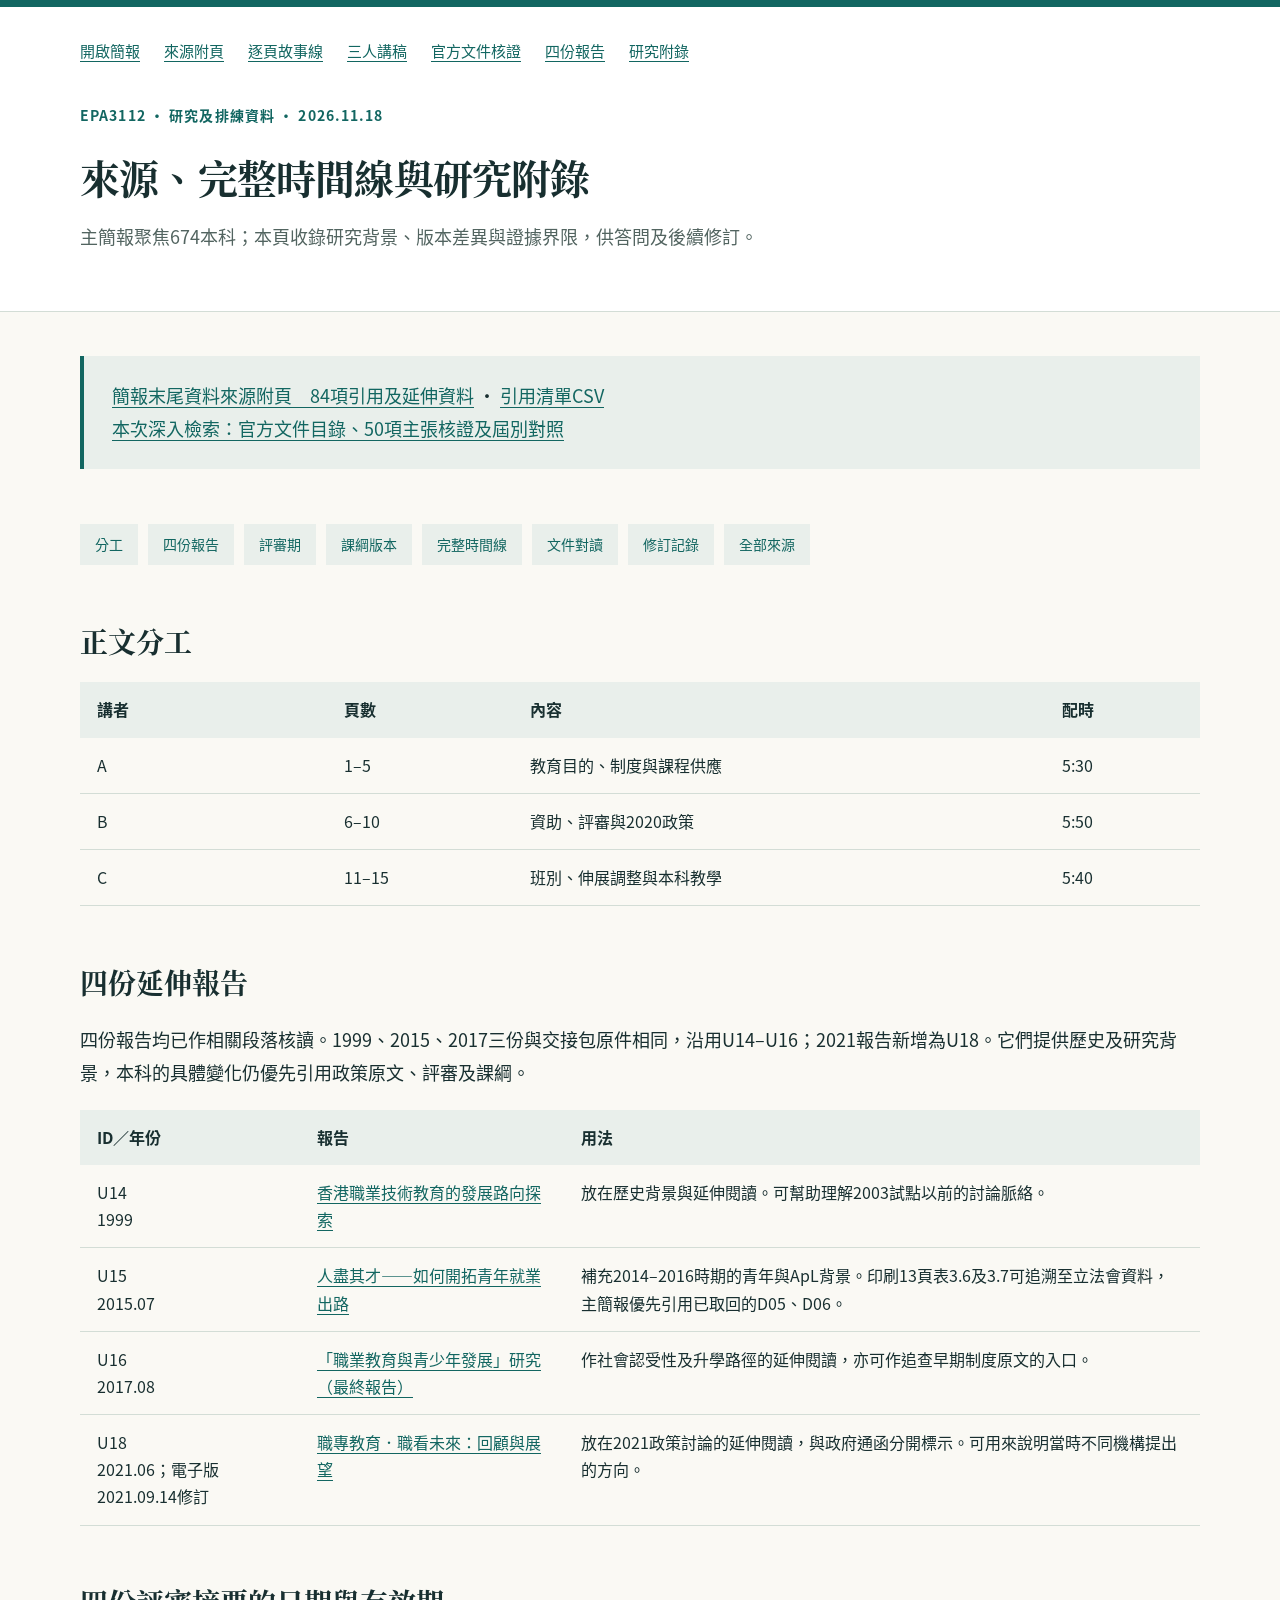
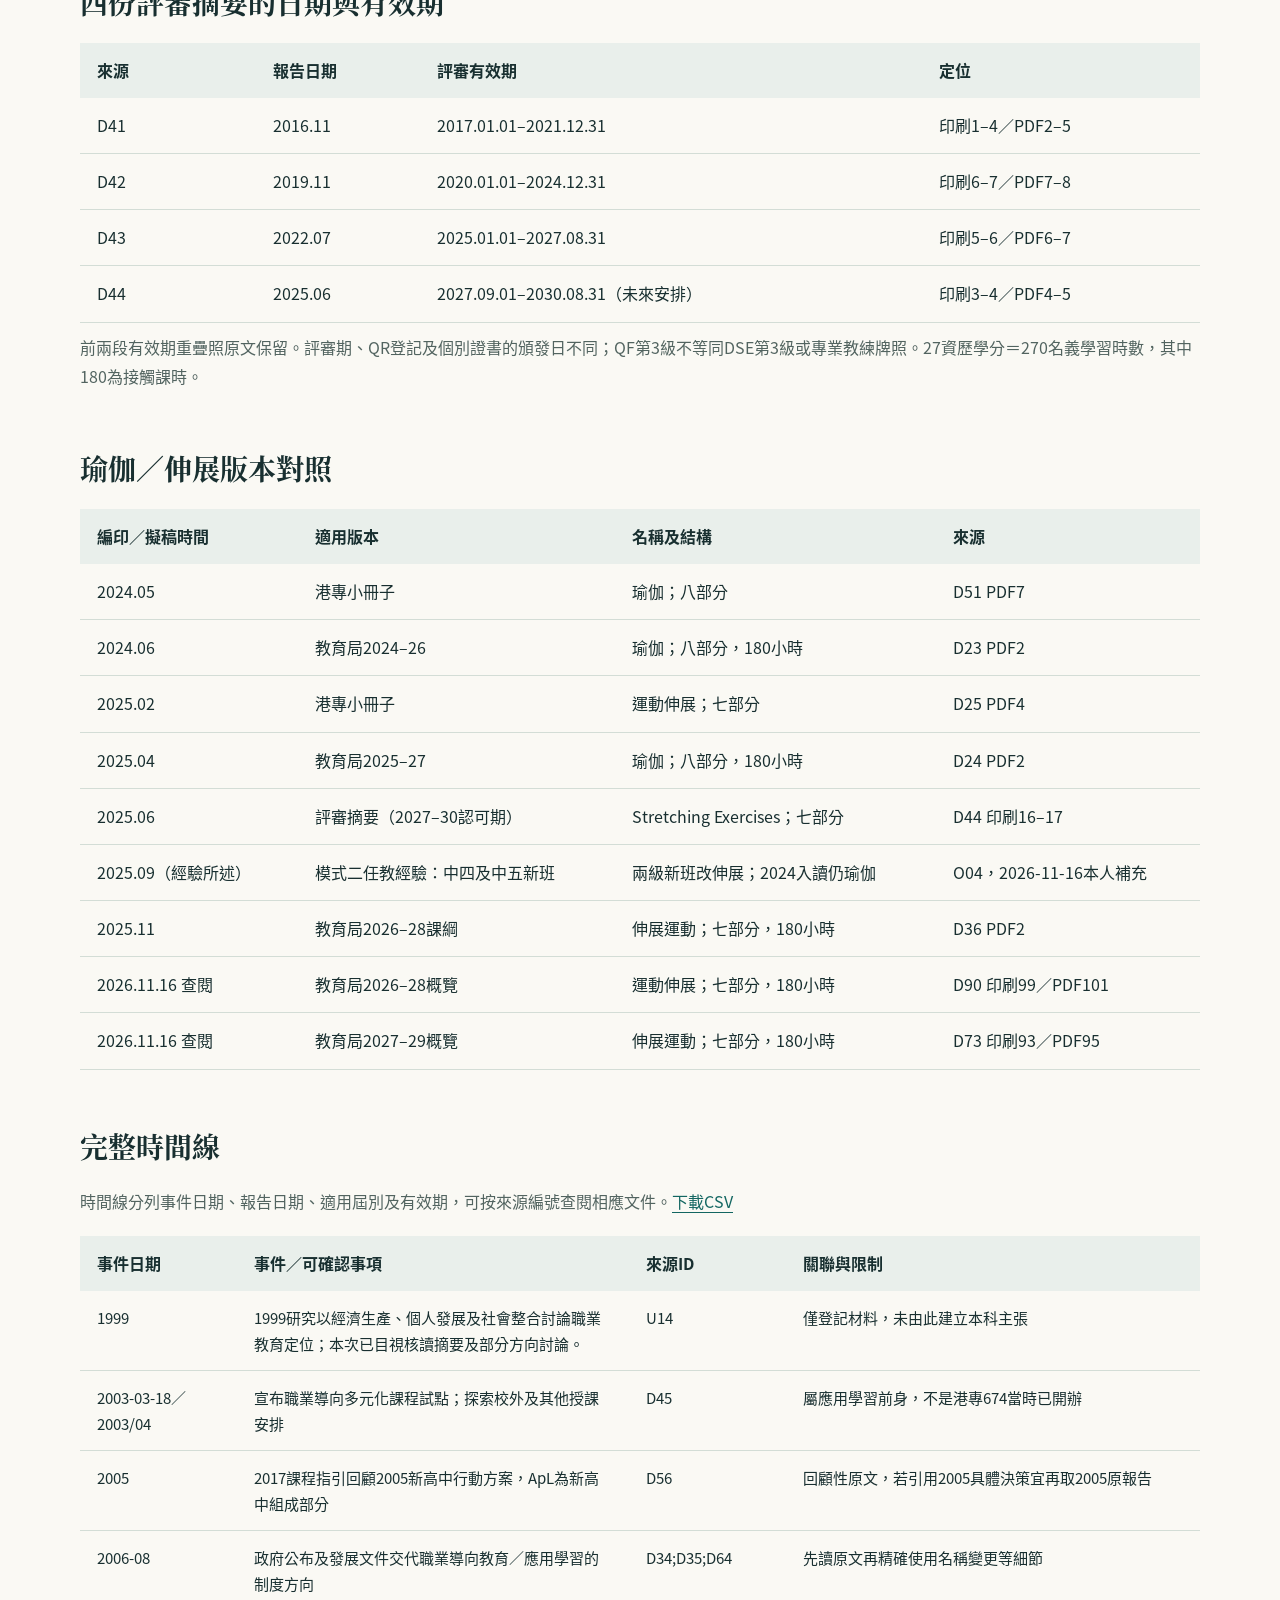
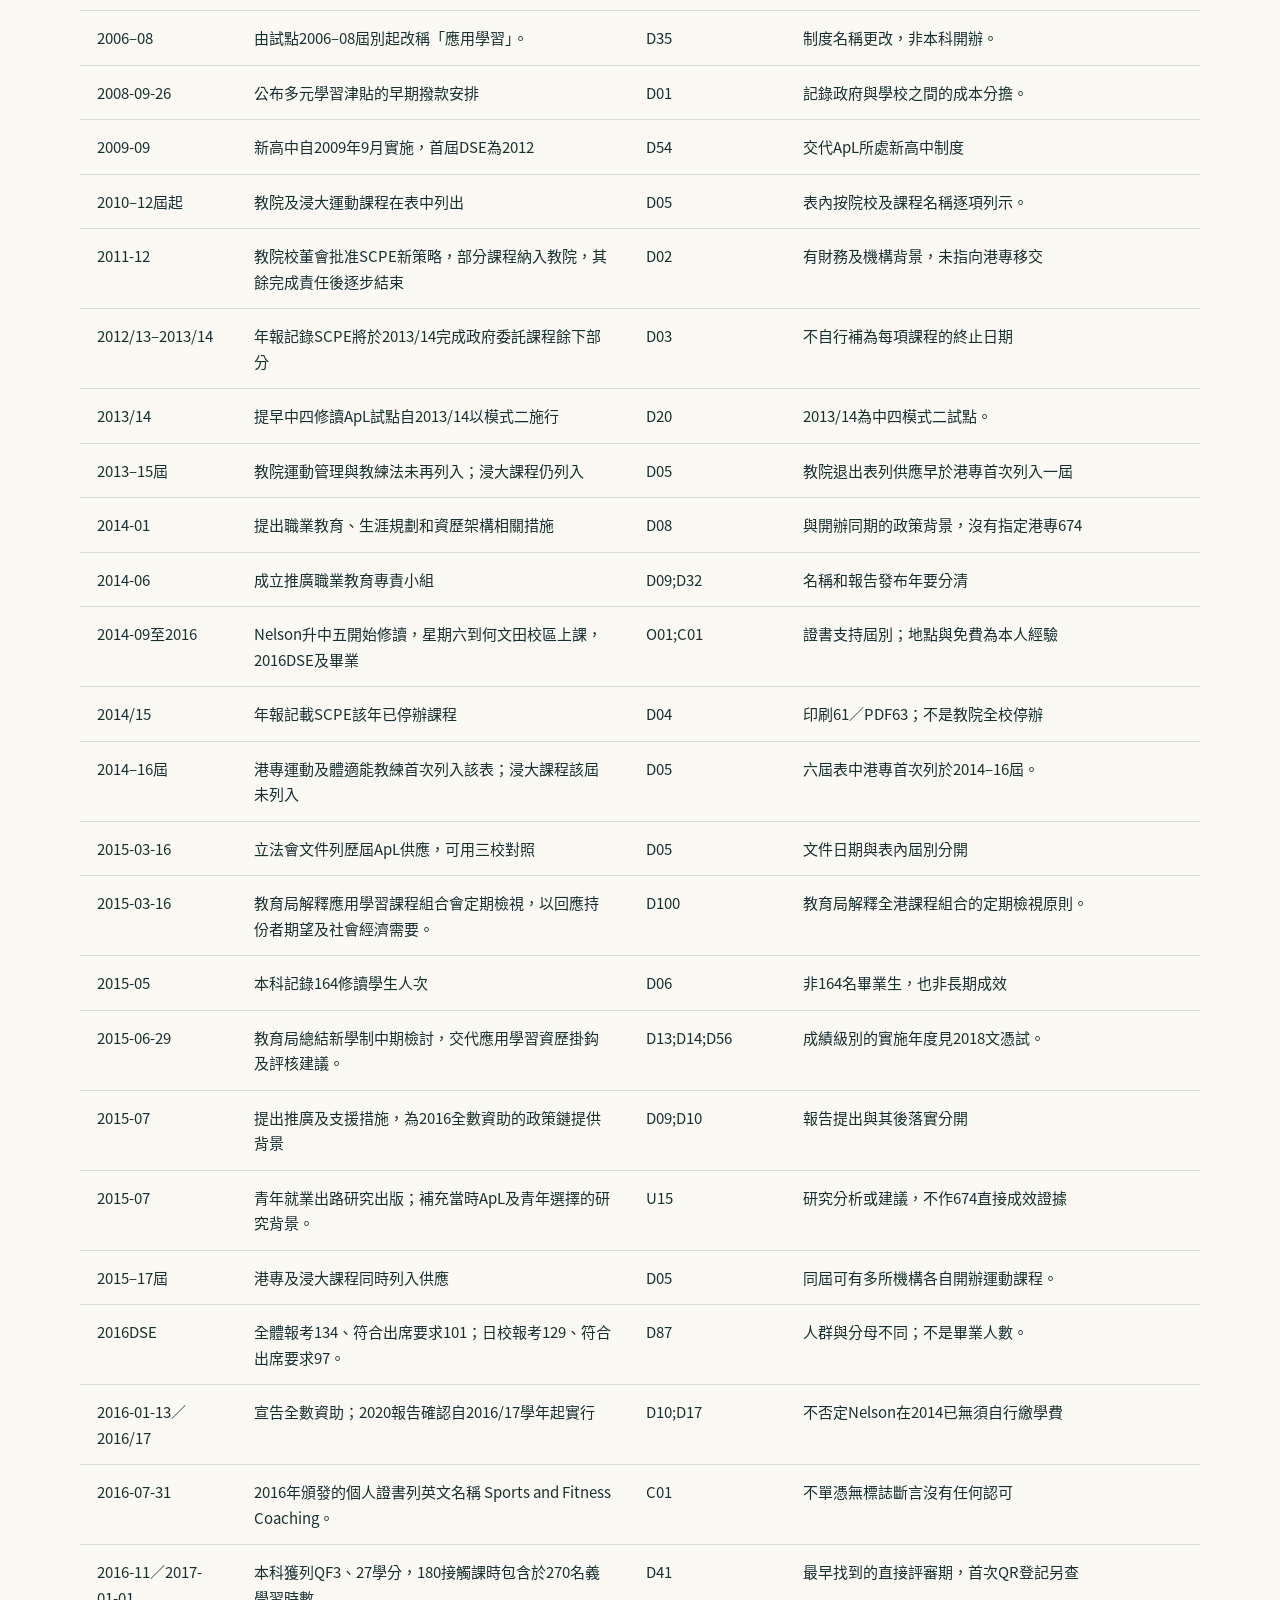
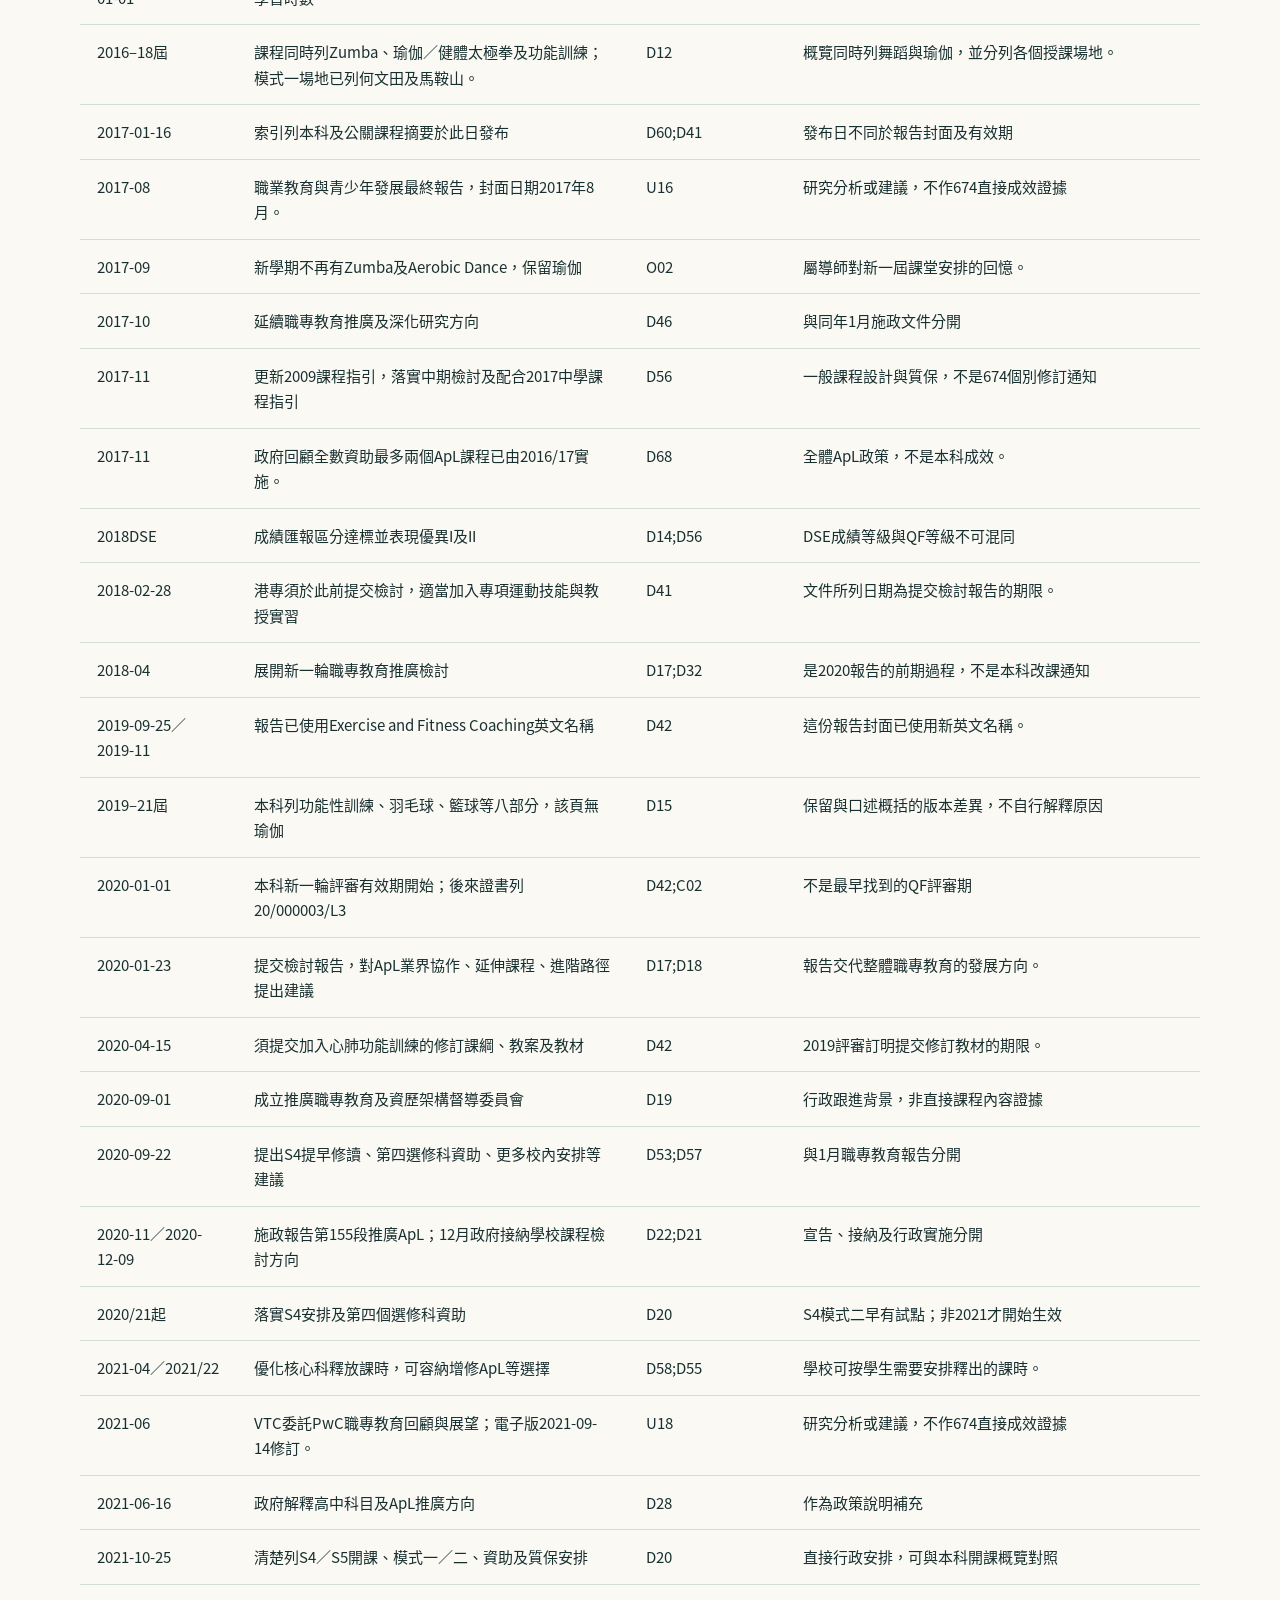
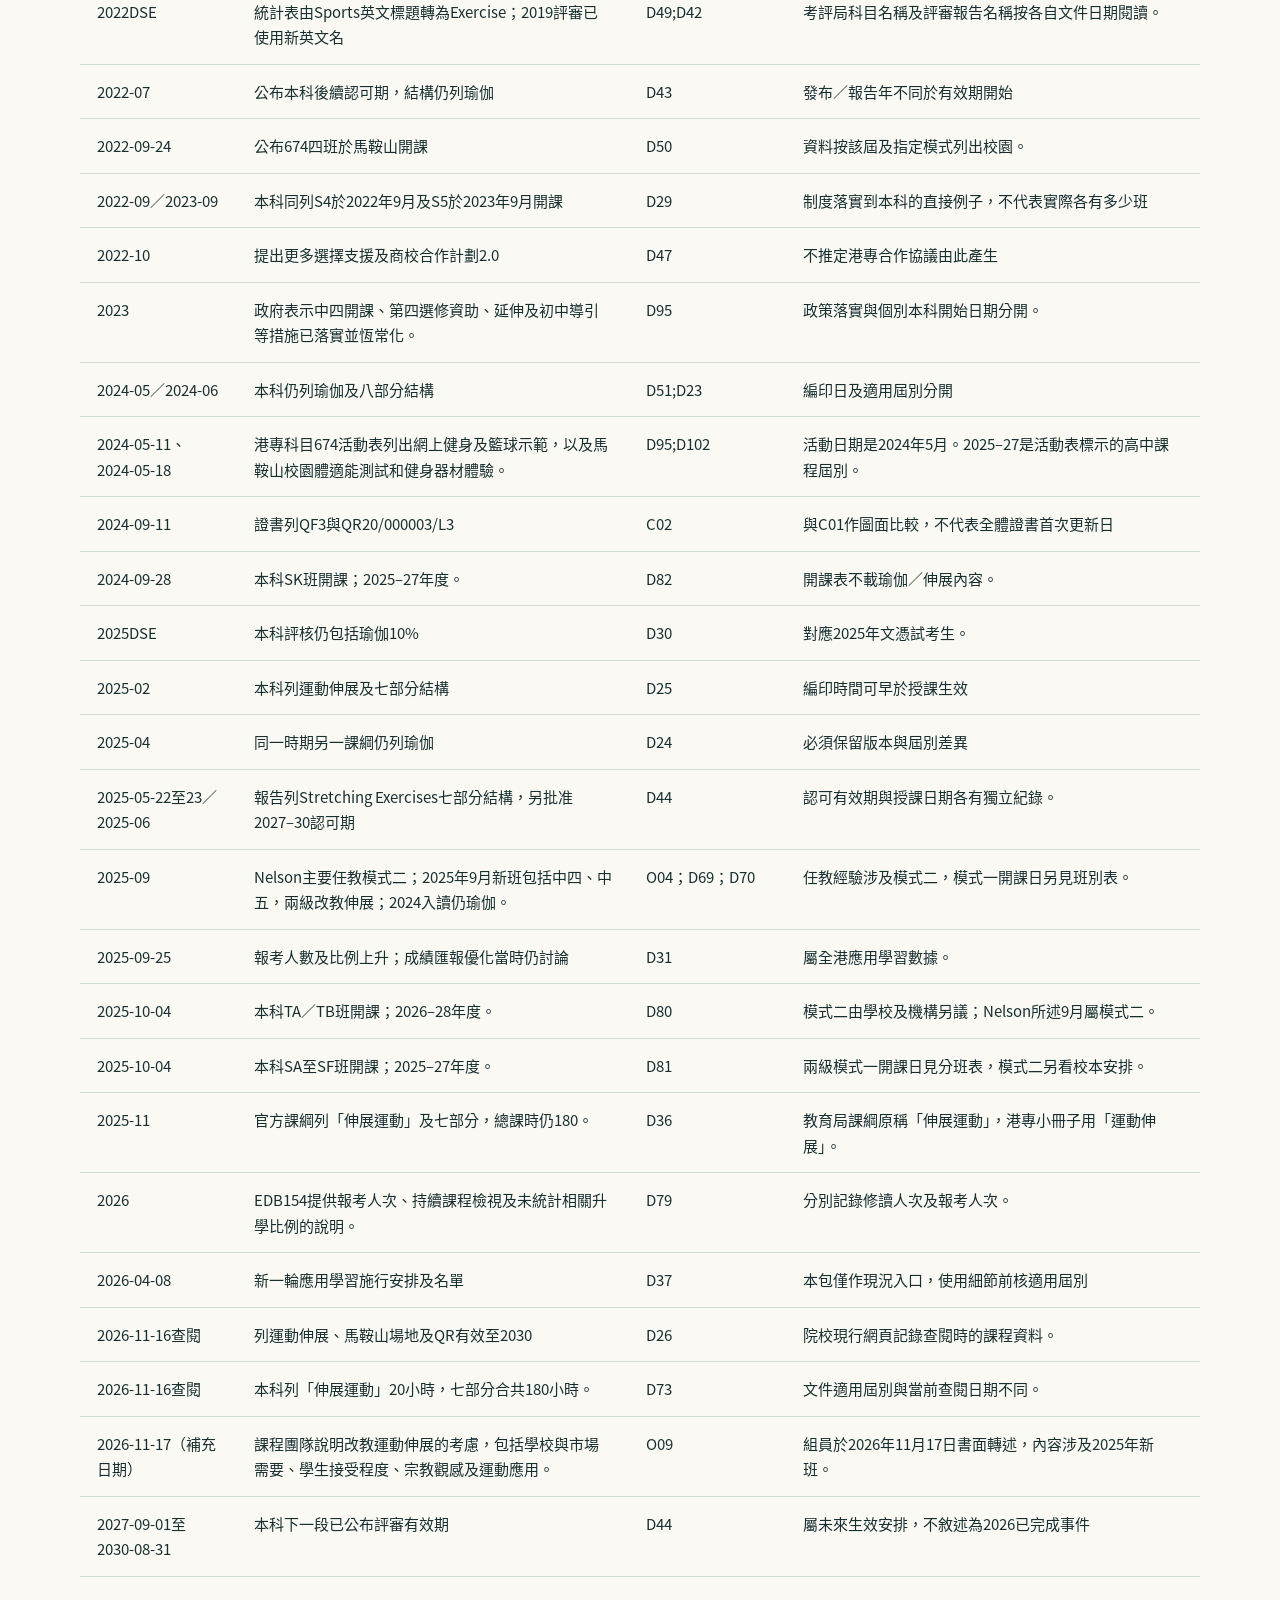
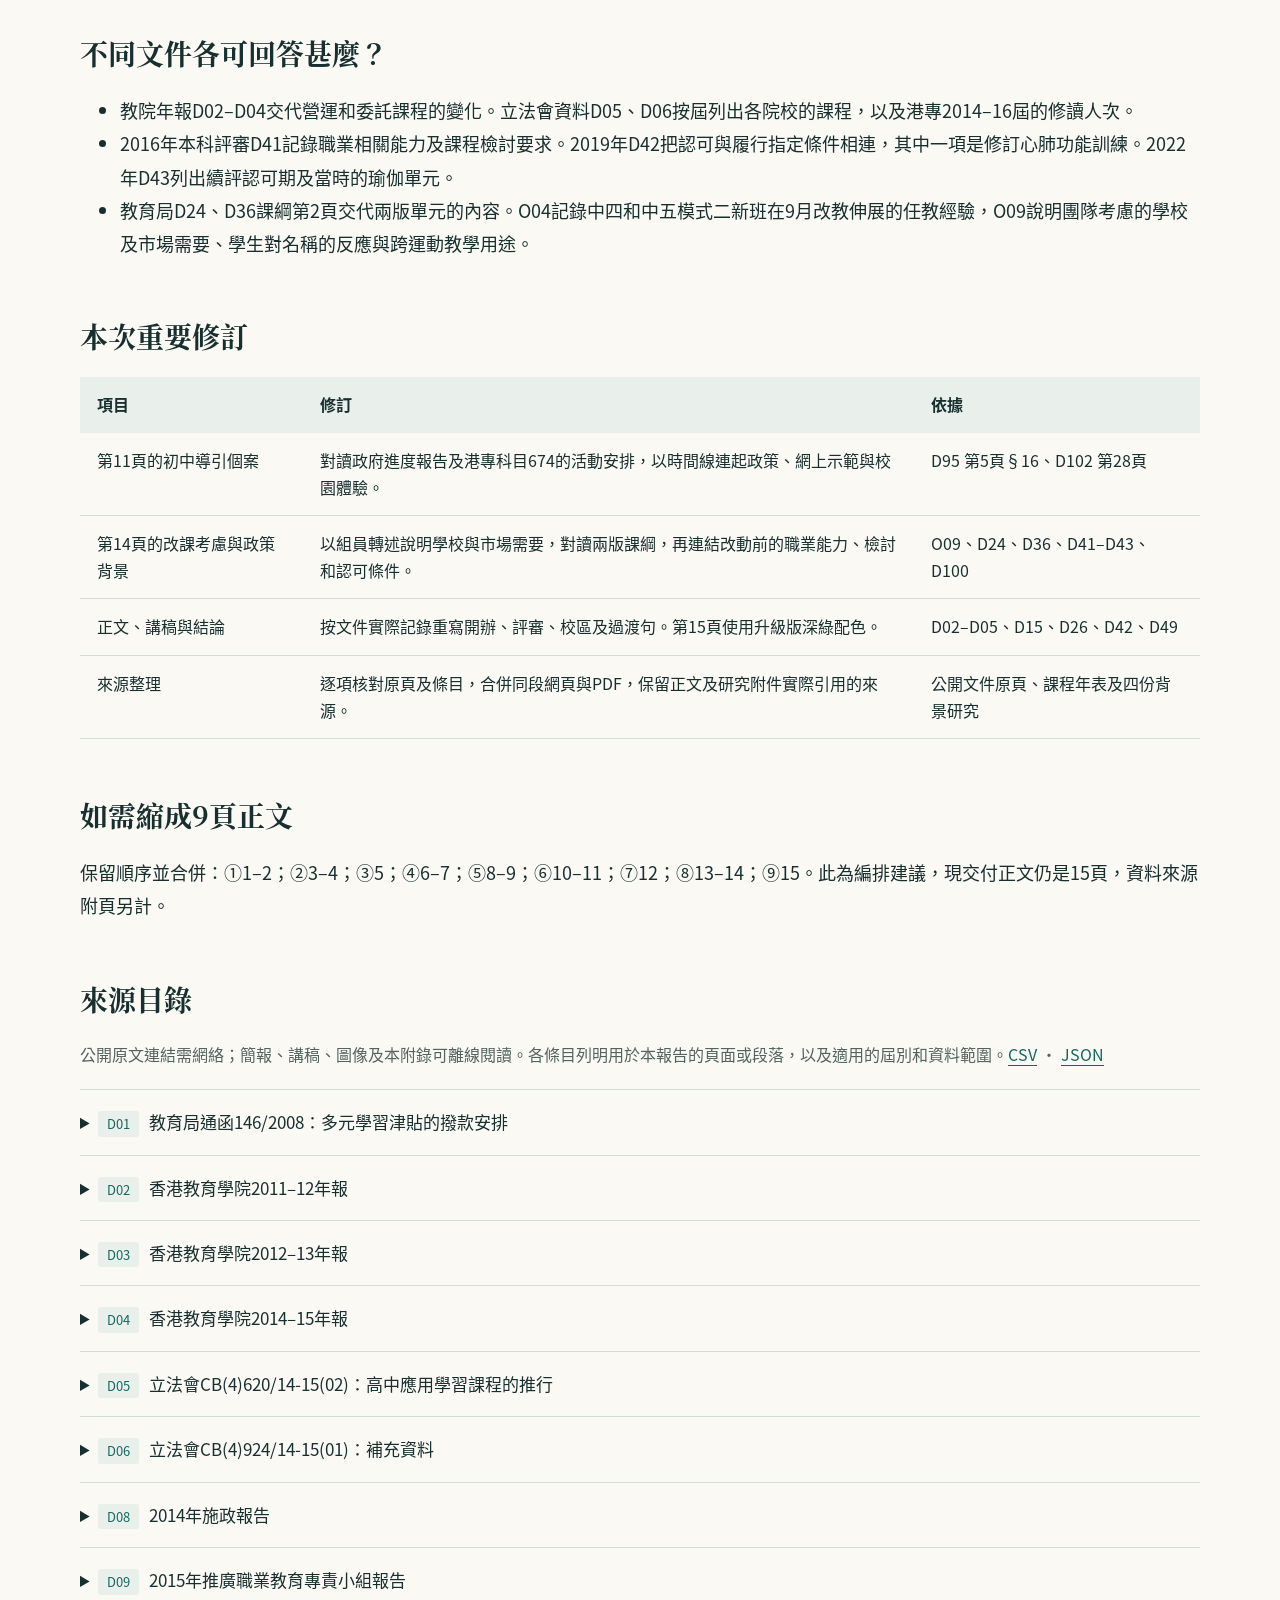
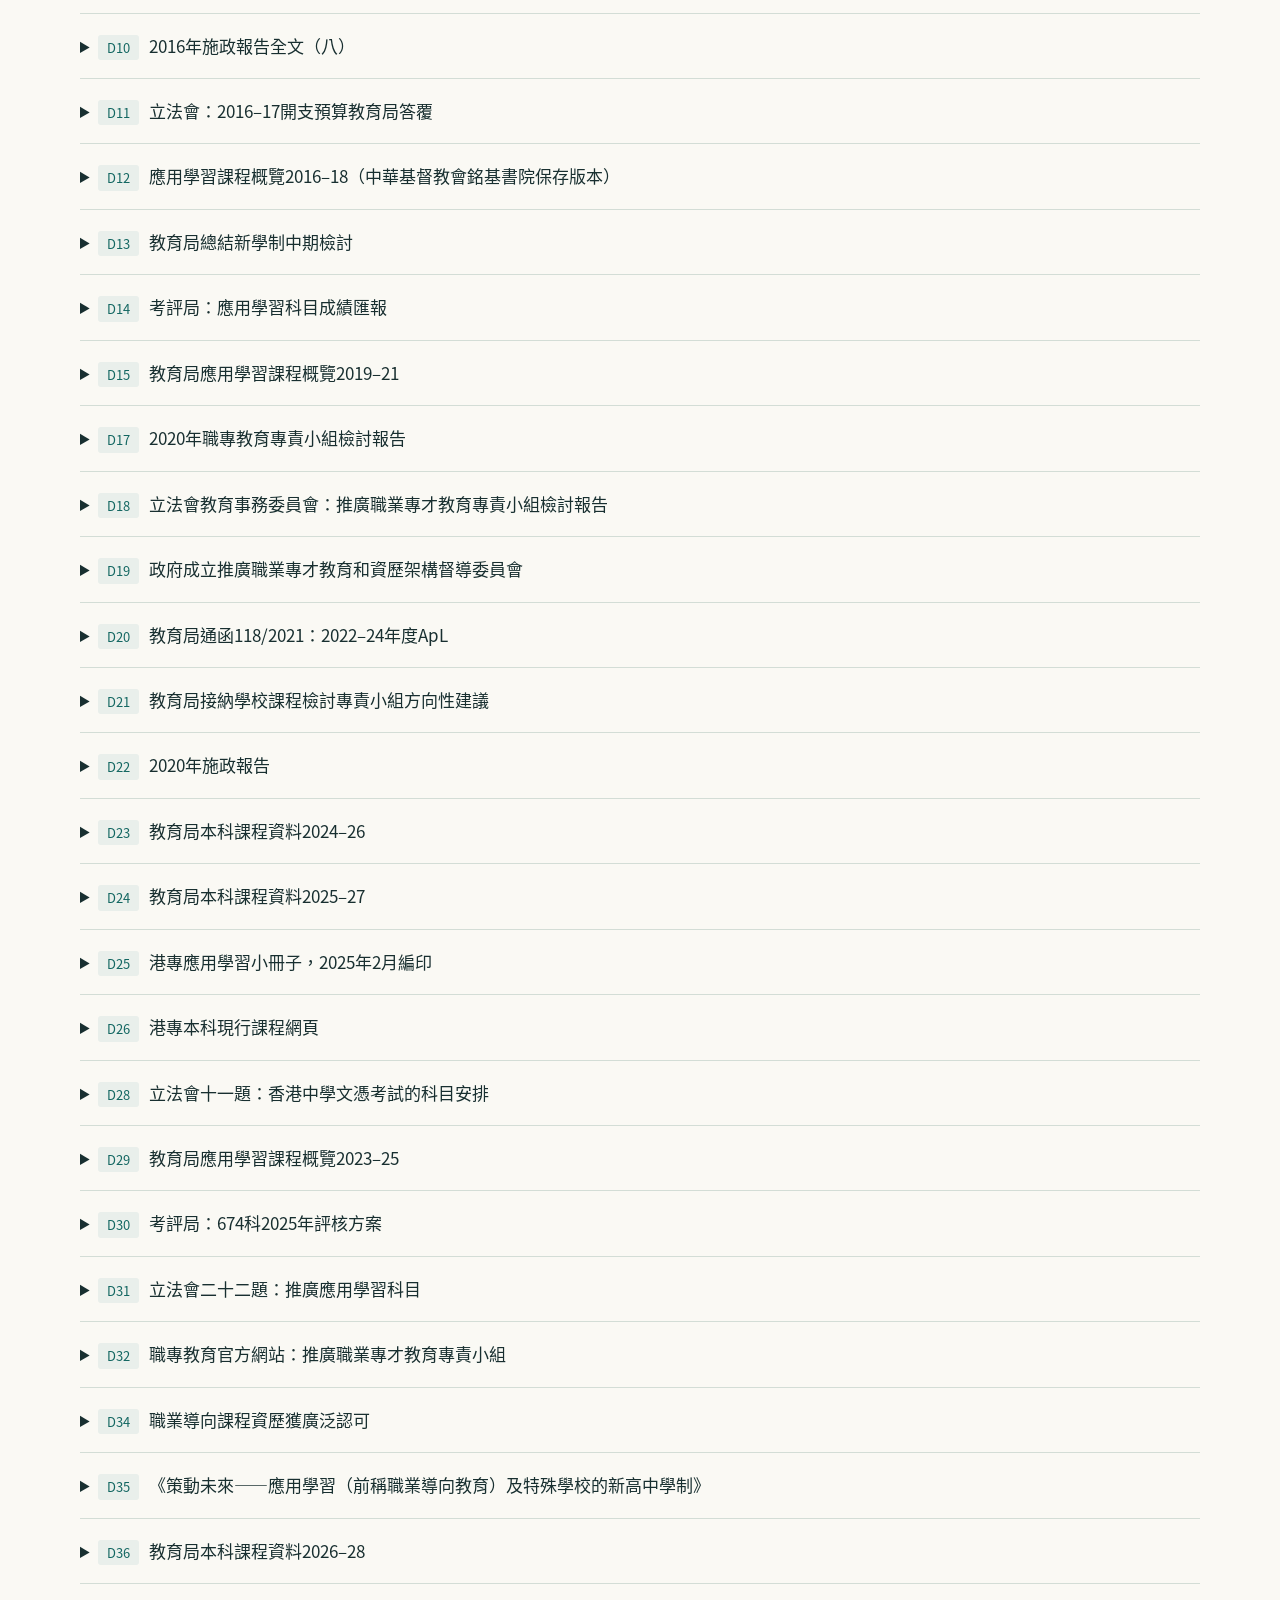
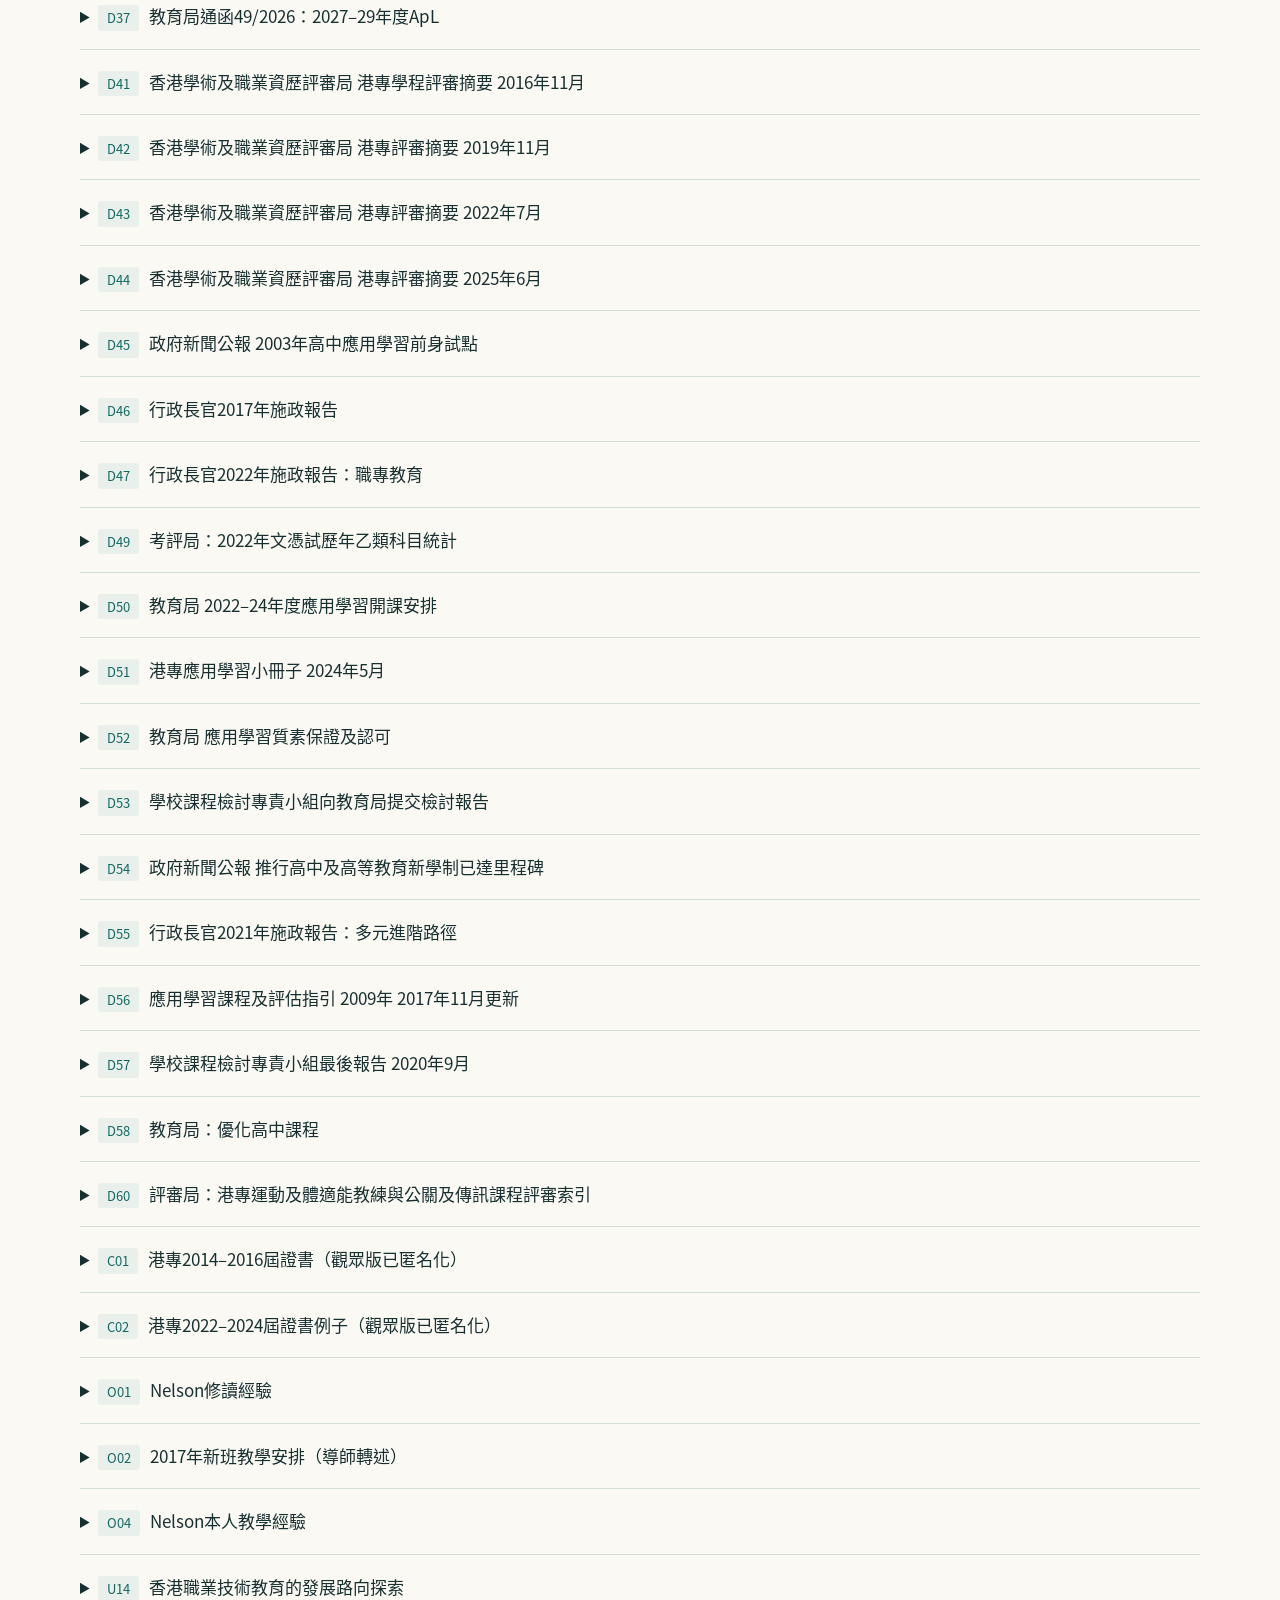
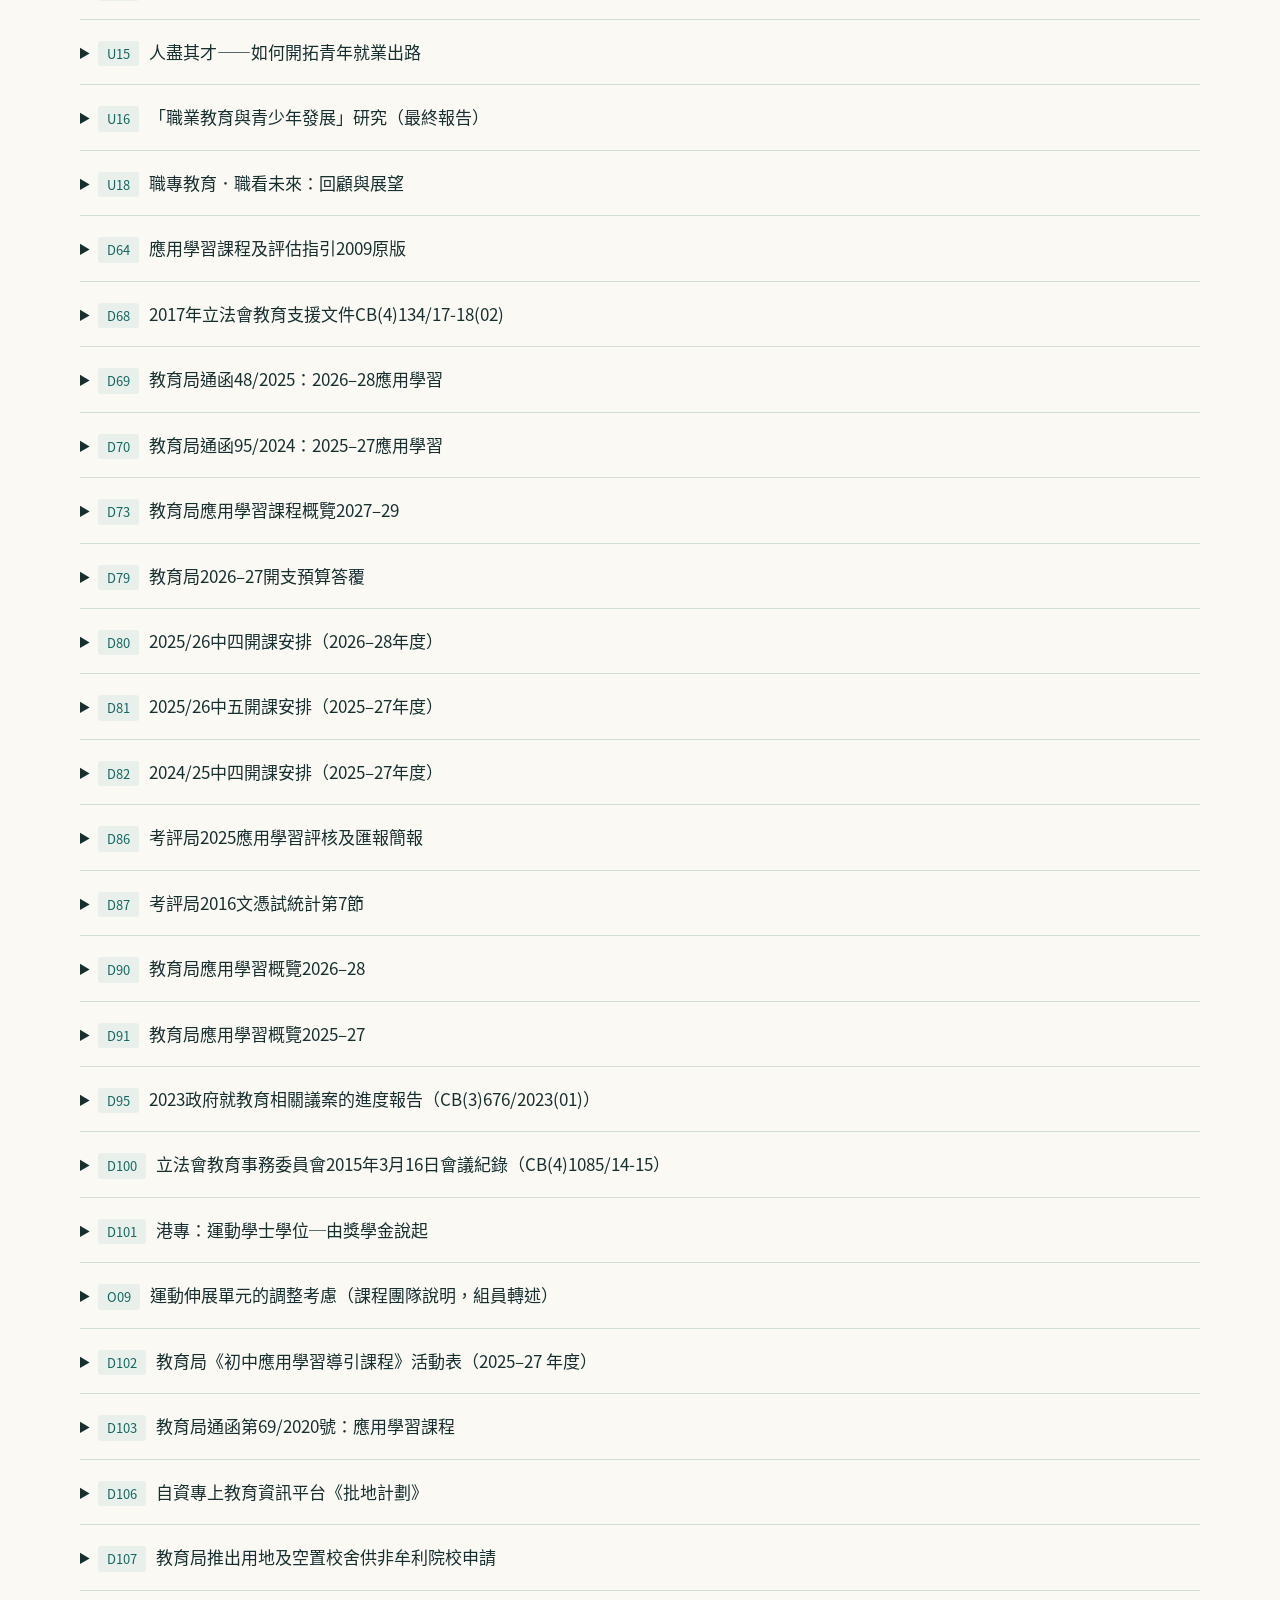
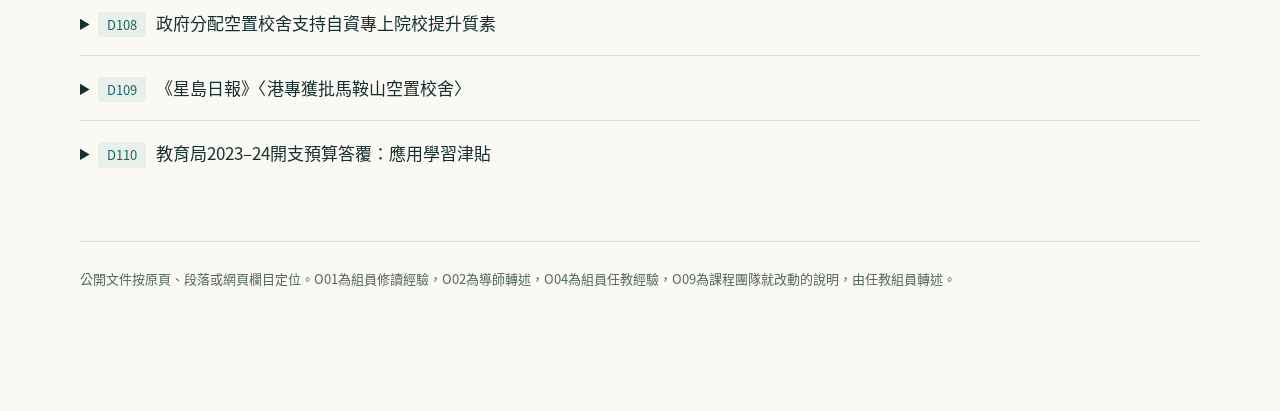
<file: appendix.html>
<!DOCTYPE html><html lang="zh-Hant"><head><meta charset="utf-8"><meta name="viewport" content="width=device-width,initial-scale=1"><title>來源、完整時間線與研究附錄｜EPA3112</title><link rel="stylesheet" href="reader.css"><link rel="stylesheet" href="heading-font.css"></head><body><header><nav><a href="index.html">開啟簡報</a><a href="index.html#/16">來源附頁</a><a href="storyline.html">逐頁故事線</a><a href="speaker-notes.html">三人講稿</a><a href="official-research.html">官方文件核證</a><a href="report-review.html">四份報告</a><a href="appendix.html">研究附錄</a></nav><p class="eyebrow">EPA3112 · 研究及排練資料 · 2026.11.18</p><h1>來源、完整時間線與研究附錄</h1><p class="intro">主簡報聚焦674本科；本頁收錄研究背景、版本差異與證據界限，供答問及後續修訂。</p></header><main><section class="callout"><a href="index.html#/16">簡報末尾資料來源附頁　84項引用及延伸資料</a> · <a href="data/bibliography.csv">引用清單CSV</a><br><a href="official-research.html">本次深入檢索：官方文件目錄、50項主張核證及屆別對照</a></section><section><div class="mini-toc"><a href="#timing">分工</a><a href="#readings">四份報告</a><a href="#accreditation">評審期</a><a href="#versions">課綱版本</a><a href="#timeline">完整時間線</a><a href="#limits">文件對讀</a><a href="#changes">修訂記錄</a><a href="#sources">全部來源</a></div></section><section id="timing"><h2>正文分工</h2><table><thead><tr><th>講者</th><th>頁數</th><th>內容</th><th>配時</th></tr></thead><tbody><tr><td>A</td><td>1–5</td><td>教育目的、制度與課程供應</td><td>5:30</td></tr><tr><td>B</td><td>6–10</td><td>資助、評審與2020政策</td><td>5:50</td></tr><tr><td>C</td><td>11–15</td><td>班別、伸展調整與本科教學</td><td>5:40</td></tr></tbody></table></section><section id="readings"><h2>四份延伸報告</h2><p>四份報告均已作相關段落核讀。1999、2015、2017三份與交接包原件相同，沿用U14–U16；2021報告新增為U18。它們提供歷史及研究背景，本科的具體變化仍優先引用政策原文、評審及課綱。</p><div class="table-wrap"><table class=""><thead><tr><th>ID／年份</th><th>報告</th><th>用法</th></tr></thead><tbody><tr><td>U14<br>1999</td><td><a href="report-review.html#report-U14">香港職業技術教育的發展路向探索</a></td><td>放在歷史背景與延伸閱讀。可幫助理解2003試點以前的討論脈絡。</td></tr><tr><td>U15<br>2015.07</td><td><a href="report-review.html#report-U15">人盡其才——如何開拓青年就業出路</a></td><td>補充2014–2016時期的青年與ApL背景。印刷13頁表3.6及3.7可追溯至立法會資料，主簡報優先引用已取回的D05、D06。</td></tr><tr><td>U16<br>2017.08</td><td><a href="report-review.html#report-U16">「職業教育與青少年發展」研究（最終報告）</a></td><td>作社會認受性及升學路徑的延伸閱讀，亦可作追查早期制度原文的入口。</td></tr><tr><td>U18<br>2021.06；電子版2021.09.14修訂</td><td><a href="report-review.html#report-U18">職專教育．職看未來：回顧與展望</a></td><td>放在2021政策討論的延伸閱讀，與政府通函分開標示。可用來說明當時不同機構提出的方向。</td></tr></tbody></table></div></section><section id="accreditation"><h2>四份評審摘要的日期與有效期</h2><div class="table-wrap"><table class=""><thead><tr><th>來源</th><th>報告日期</th><th>評審有效期</th><th>定位</th></tr></thead><tbody><tr><td>D41</td><td>2016.11</td><td>2017.01.01–2021.12.31</td><td>印刷1–4／PDF2–5</td></tr><tr><td>D42</td><td>2019.11</td><td>2020.01.01–2024.12.31</td><td>印刷6–7／PDF7–8</td></tr><tr><td>D43</td><td>2022.07</td><td>2025.01.01–2027.08.31</td><td>印刷5–6／PDF6–7</td></tr><tr><td>D44</td><td>2025.06</td><td>2027.09.01–2030.08.31（未來安排）</td><td>印刷3–4／PDF4–5</td></tr></tbody></table></div><p class="meta">前兩段有效期重疊照原文保留。評審期、QR登記及個別證書的頒發日不同；QF第3級不等同DSE第3級或專業教練牌照。27資歷學分＝270名義學習時數，其中180為接觸課時。</p></section><section id="versions"><h2>瑜伽／伸展版本對照</h2><div class="table-wrap"><table class=""><thead><tr><th>編印／擬稿時間</th><th>適用版本</th><th>名稱及結構</th><th>來源</th></tr></thead><tbody><tr><td>2024.05</td><td>港專小冊子</td><td>瑜伽；八部分</td><td>D51 PDF7</td></tr><tr><td>2024.06</td><td>教育局2024–26</td><td>瑜伽；八部分，180小時</td><td>D23 PDF2</td></tr><tr><td>2025.02</td><td>港專小冊子</td><td>運動伸展；七部分</td><td>D25 PDF4</td></tr><tr><td>2025.04</td><td>教育局2025–27</td><td>瑜伽；八部分，180小時</td><td>D24 PDF2</td></tr><tr><td>2025.06</td><td>評審摘要（2027–30認可期）</td><td>Stretching Exercises；七部分</td><td>D44 印刷16–17</td></tr><tr><td>2025.09（經驗所述）</td><td>模式二任教經驗：中四及中五新班</td><td>兩級新班改伸展；2024入讀仍瑜伽</td><td>O04，2026-11-16本人補充</td></tr><tr><td>2025.11</td><td>教育局2026–28課綱</td><td>伸展運動；七部分，180小時</td><td>D36 PDF2</td></tr><tr><td>2026.11.16 查閱</td><td>教育局2026–28概覽</td><td>運動伸展；七部分，180小時</td><td>D90 印刷99／PDF101</td></tr><tr><td>2026.11.16 查閱</td><td>教育局2027–29概覽</td><td>伸展運動；七部分，180小時</td><td>D73 印刷93／PDF95</td></tr></tbody></table></div></section><section id="timeline"><h2>完整時間線</h2><p class="meta">時間線分列事件日期、報告日期、適用屆別及有效期，可按來源編號查閱相應文件。<a href="data/timeline.csv">下載CSV</a></p><div class="table-wrap"><table class="timeline"><thead><tr><th>事件日期</th><th>事件／可確認事項</th><th>來源ID</th><th>關聯與限制</th></tr></thead><tbody><tr><td>1999</td><td>1999研究以經濟生產、個人發展及社會整合討論職業教育定位；本次已目視核讀摘要及部分方向討論。</td><td>U14</td><td>僅登記材料，未由此建立本科主張</td></tr><tr><td>2003-03-18／2003/04</td><td>宣布職業導向多元化課程試點；探索校外及其他授課安排</td><td>D45</td><td>屬應用學習前身，不是港專674當時已開辦</td></tr><tr><td>2005</td><td>2017課程指引回顧2005新高中行動方案，ApL為新高中組成部分</td><td>D56</td><td>回顧性原文，若引用2005具體決策宜再取2005原報告</td></tr><tr><td>2006-08</td><td>政府公布及發展文件交代職業導向教育／應用學習的制度方向</td><td>D34;D35;D64</td><td>先讀原文再精確使用名稱變更等細節</td></tr><tr><td>2006–08</td><td>由試點2006–08屆別起改稱「應用學習」。</td><td>D35</td><td>制度名稱更改，非本科開辦。</td></tr><tr><td>2008-09-26</td><td>公布多元學習津貼的早期撥款安排</td><td>D01</td><td>記錄政府與學校之間的成本分擔。</td></tr><tr><td>2009-09</td><td>新高中自2009年9月實施，首屆DSE為2012</td><td>D54</td><td>交代ApL所處新高中制度</td></tr><tr><td>2010–12屆起</td><td>教院及浸大運動課程在表中列出</td><td>D05</td><td>表內按院校及課程名稱逐項列示。</td></tr><tr><td>2011-12</td><td>教院校董會批准SCPE新策略，部分課程納入教院，其餘完成責任後逐步結束</td><td>D02</td><td>有財務及機構背景，未指向港專移交</td></tr><tr><td>2012/13–2013/14</td><td>年報記錄SCPE將於2013/14完成政府委託課程餘下部分</td><td>D03</td><td>不自行補為每項課程的終止日期</td></tr><tr><td>2013/14</td><td>提早中四修讀ApL試點自2013/14以模式二施行</td><td>D20</td><td>2013/14為中四模式二試點。</td></tr><tr><td>2013–15屆</td><td>教院運動管理與教練法未再列入；浸大課程仍列入</td><td>D05</td><td>教院退出表列供應早於港專首次列入一屆</td></tr><tr><td>2014-01</td><td>提出職業教育、生涯規劃和資歷架構相關措施</td><td>D08</td><td>與開辦同期的政策背景，沒有指定港專674</td></tr><tr><td>2014-06</td><td>成立推廣職業教育專責小組</td><td>D09;D32</td><td>名稱和報告發布年要分清</td></tr><tr><td>2014-09至2016</td><td>Nelson升中五開始修讀，星期六到何文田校區上課，2016DSE及畢業</td><td>O01;C01</td><td>證書支持屆別；地點與免費為本人經驗</td></tr><tr><td>2014/15</td><td>年報記載SCPE該年已停辦課程</td><td>D04</td><td>印刷61／PDF63；不是教院全校停辦</td></tr><tr><td>2014–16屆</td><td>港專運動及體適能教練首次列入該表；浸大課程該屆未列入</td><td>D05</td><td>六屆表中港專首次列於2014–16屆。</td></tr><tr><td>2015-03-16</td><td>立法會文件列歷屆ApL供應，可用三校對照</td><td>D05</td><td>文件日期與表內屆別分開</td></tr><tr><td>2015-03-16</td><td>教育局解釋應用學習課程組合會定期檢視，以回應持份者期望及社會經濟需要。</td><td>D100</td><td>教育局解釋全港課程組合的定期檢視原則。</td></tr><tr><td>2015-05</td><td>本科記錄164修讀學生人次</td><td>D06</td><td>非164名畢業生，也非長期成效</td></tr><tr><td>2015-06-29</td><td>教育局總結新學制中期檢討，交代應用學習資歷掛鈎及評核建議。</td><td>D13;D14;D56</td><td>成績級別的實施年度見2018文憑試。</td></tr><tr><td>2015-07</td><td>提出推廣及支援措施，為2016全數資助的政策鏈提供背景</td><td>D09;D10</td><td>報告提出與其後落實分開</td></tr><tr><td>2015-07</td><td>青年就業出路研究出版；補充當時ApL及青年選擇的研究背景。</td><td>U15</td><td>研究分析或建議，不作674直接成效證據</td></tr><tr><td>2015–17屆</td><td>港專及浸大課程同時列入供應</td><td>D05</td><td>同屆可有多所機構各自開辦運動課程。</td></tr><tr><td>2016DSE</td><td>全體報考134、符合出席要求101；日校報考129、符合出席要求97。</td><td>D87</td><td>人群與分母不同；不是畢業人數。</td></tr><tr><td>2016-01-13／2016/17</td><td>宣告全數資助；2020報告確認自2016/17學年起實行</td><td>D10;D17</td><td>不否定Nelson在2014已無須自行繳學費</td></tr><tr><td>2016-07-31</td><td>2016年頒發的個人證書列英文名稱 Sports and Fitness Coaching。</td><td>C01</td><td>不單憑無標誌斷言沒有任何認可</td></tr><tr><td>2016-11／2017-01-01</td><td>本科獲列QF3、27學分，180接觸課時包含於270名義學習時數</td><td>D41</td><td>最早找到的直接評審期，首次QR登記另查</td></tr><tr><td>2016–18屆</td><td>課程同時列Zumba、瑜伽／健體太極拳及功能訓練；模式一場地已列何文田及馬鞍山。</td><td>D12</td><td>概覽同時列舞蹈與瑜伽，並分列各個授課場地。</td></tr><tr><td>2017-01-16</td><td>索引列本科及公關課程摘要於此日發布</td><td>D60;D41</td><td>發布日不同於報告封面及有效期</td></tr><tr><td>2017-08</td><td>職業教育與青少年發展最終報告，封面日期2017年8月。</td><td>U16</td><td>研究分析或建議，不作674直接成效證據</td></tr><tr><td>2017-09</td><td>新學期不再有Zumba及Aerobic Dance，保留瑜伽</td><td>O02</td><td>屬導師對新一屆課堂安排的回憶。</td></tr><tr><td>2017-10</td><td>延續職專教育推廣及深化研究方向</td><td>D46</td><td>與同年1月施政文件分開</td></tr><tr><td>2017-11</td><td>更新2009課程指引，落實中期檢討及配合2017中學課程指引</td><td>D56</td><td>一般課程設計與質保，不是674個別修訂通知</td></tr><tr><td>2017-11</td><td>政府回顧全數資助最多兩個ApL課程已由2016/17實施。</td><td>D68</td><td>全體ApL政策，不是本科成效。</td></tr><tr><td>2018DSE</td><td>成績匯報區分達標並表現優異I及II</td><td>D14;D56</td><td>DSE成績等級與QF等級不可混同</td></tr><tr><td>2018-02-28</td><td>港專須於此前提交檢討，適當加入專項運動技能與教授實習</td><td>D41</td><td>文件所列日期為提交檢討報告的期限。</td></tr><tr><td>2018-04</td><td>展開新一輪職專教育推廣檢討</td><td>D17;D32</td><td>是2020報告的前期過程，不是本科改課通知</td></tr><tr><td>2019-09-25／2019-11</td><td>報告已使用Exercise and Fitness Coaching英文名稱</td><td>D42</td><td>這份報告封面已使用新英文名稱。</td></tr><tr><td>2019–21屆</td><td>本科列功能性訓練、羽毛球、籃球等八部分，該頁無瑜伽</td><td>D15</td><td>保留與口述概括的版本差異，不自行解釋原因</td></tr><tr><td>2020-01-01</td><td>本科新一輪評審有效期開始；後來證書列20/000003/L3</td><td>D42;C02</td><td>不是最早找到的QF評審期</td></tr><tr><td>2020-01-23</td><td>提交檢討報告，對ApL業界協作、延伸課程、進階路徑提出建議</td><td>D17;D18</td><td>報告交代整體職專教育的發展方向。</td></tr><tr><td>2020-04-15</td><td>須提交加入心肺功能訓練的修訂課綱、教案及教材</td><td>D42</td><td>2019評審訂明提交修訂教材的期限。</td></tr><tr><td>2020-09-01</td><td>成立推廣職專教育及資歷架構督導委員會</td><td>D19</td><td>行政跟進背景，非直接課程內容證據</td></tr><tr><td>2020-09-22</td><td>提出S4提早修讀、第四選修科資助、更多校內安排等建議</td><td>D53;D57</td><td>與1月職專教育報告分開</td></tr><tr><td>2020-11／2020-12-09</td><td>施政報告第155段推廣ApL；12月政府接納學校課程檢討方向</td><td>D22;D21</td><td>宣告、接納及行政實施分開</td></tr><tr><td>2020/21起</td><td>落實S4安排及第四個選修科資助</td><td>D20</td><td>S4模式二早有試點；非2021才開始生效</td></tr><tr><td>2021-04／2021/22</td><td>優化核心科釋放課時，可容納增修ApL等選擇</td><td>D58;D55</td><td>學校可按學生需要安排釋出的課時。</td></tr><tr><td>2021-06</td><td>VTC委託PwC職專教育回顧與展望；電子版2021-09-14修訂。</td><td>U18</td><td>研究分析或建議，不作674直接成效證據</td></tr><tr><td>2021-06-16</td><td>政府解釋高中科目及ApL推廣方向</td><td>D28</td><td>作為政策說明補充</td></tr><tr><td>2021-10-25</td><td>清楚列S4／S5開課、模式一／二、資助及質保安排</td><td>D20</td><td>直接行政安排，可與本科開課概覽對照</td></tr><tr><td>2022DSE</td><td>統計表由Sports英文標題轉為Exercise；2019評審已使用新英文名</td><td>D49;D42</td><td>考評局科目名稱及評審報告名稱按各自文件日期閱讀。</td></tr><tr><td>2022-07</td><td>公布本科後續認可期，結構仍列瑜伽</td><td>D43</td><td>發布／報告年不同於有效期開始</td></tr><tr><td>2022-09-24</td><td>公布674四班於馬鞍山開課</td><td>D50</td><td>資料按該屆及指定模式列出校園。</td></tr><tr><td>2022-09／2023-09</td><td>本科同列S4於2022年9月及S5於2023年9月開課</td><td>D29</td><td>制度落實到本科的直接例子，不代表實際各有多少班</td></tr><tr><td>2022-10</td><td>提出更多選擇支援及商校合作計劃2.0</td><td>D47</td><td>不推定港專合作協議由此產生</td></tr><tr><td>2023</td><td>政府表示中四開課、第四選修資助、延伸及初中導引等措施已落實並恆常化。</td><td>D95</td><td>政策落實與個別本科開始日期分開。</td></tr><tr><td>2024-05／2024-06</td><td>本科仍列瑜伽及八部分結構</td><td>D51;D23</td><td>編印日及適用屆別分開</td></tr><tr><td>2024-05-11、2024-05-18</td><td>港專科目674活動表列出網上健身及籃球示範，以及馬鞍山校園體適能測試和健身器材體驗。</td><td>D95;D102</td><td>活動日期是2024年5月。2025–27是活動表標示的高中課程屆別。</td></tr><tr><td>2024-09-11</td><td>證書列QF3與QR20/000003/L3</td><td>C02</td><td>與C01作圖面比較，不代表全體證書首次更新日</td></tr><tr><td>2024-09-28</td><td>本科SK班開課；2025–27年度。</td><td>D82</td><td>開課表不載瑜伽／伸展內容。</td></tr><tr><td>2025DSE</td><td>本科評核仍包括瑜伽10%</td><td>D30</td><td>對應2025年文憑試考生。</td></tr><tr><td>2025-02</td><td>本科列運動伸展及七部分結構</td><td>D25</td><td>編印時間可早於授課生效</td></tr><tr><td>2025-04</td><td>同一時期另一課綱仍列瑜伽</td><td>D24</td><td>必須保留版本與屆別差異</td></tr><tr><td>2025-05-22至23／2025-06</td><td>報告列Stretching Exercises七部分結構，另批准2027–30認可期</td><td>D44</td><td>認可有效期與授課日期各有獨立紀錄。</td></tr><tr><td>2025-09</td><td>Nelson主要任教模式二；2025年9月新班包括中四、中五，兩級改教伸展；2024入讀仍瑜伽。</td><td>O04；D69；D70</td><td>任教經驗涉及模式二，模式一開課日另見班別表。</td></tr><tr><td>2025-09-25</td><td>報考人數及比例上升；成績匯報優化當時仍討論</td><td>D31</td><td>屬全港應用學習數據。</td></tr><tr><td>2025-10-04</td><td>本科TA／TB班開課；2026–28年度。</td><td>D80</td><td>模式二由學校及機構另議；Nelson所述9月屬模式二。</td></tr><tr><td>2025-10-04</td><td>本科SA至SF班開課；2025–27年度。</td><td>D81</td><td>兩級模式一開課日見分班表，模式二另看校本安排。</td></tr><tr><td>2025-11</td><td>官方課綱列「伸展運動」及七部分，總課時仍180。</td><td>D36</td><td>教育局課綱原稱「伸展運動」，港專小冊子用「運動伸展」。</td></tr><tr><td>2026</td><td>EDB154提供報考人次、持續課程檢視及未統計相關升學比例的說明。</td><td>D79</td><td>分別記錄修讀人次及報考人次。</td></tr><tr><td>2026-04-08</td><td>新一輪應用學習施行安排及名單</td><td>D37</td><td>本包僅作現況入口，使用細節前核適用屆別</td></tr><tr><td>2026-11-16查閱</td><td>列運動伸展、馬鞍山場地及QR有效至2030</td><td>D26</td><td>院校現行網頁記錄查閱時的課程資料。</td></tr><tr><td>2026-11-16查閱</td><td>本科列「伸展運動」20小時，七部分合共180小時。</td><td>D73</td><td>文件適用屆別與當前查閱日期不同。</td></tr><tr><td>2026-11-17（補充日期）</td><td>課程團隊說明改教運動伸展的考慮，包括學校與市場需要、學生接受程度、宗教觀感及運動應用。</td><td>O09</td><td>組員於2026年11月17日書面轉述，內容涉及2025年新班。</td></tr><tr><td>2027-09-01至2030-08-31</td><td>本科下一段已公布評審有效期</td><td>D44</td><td>屬未來生效安排，不敘述為2026已完成事件</td></tr></tbody></table></div></section><section id="limits"><h2>不同文件各可回答甚麼？</h2><ul><li>教院年報D02–D04交代營運和委託課程的變化。立法會資料D05、D06按屆列出各院校的課程，以及港專2014–16屆的修讀人次。</li><li>2016年本科評審D41記錄職業相關能力及課程檢討要求。2019年D42把認可與履行指定條件相連，其中一項是修訂心肺功能訓練。2022年D43列出續評認可期及當時的瑜伽單元。</li><li>教育局D24、D36課綱第2頁交代兩版單元的內容。O04記錄中四和中五模式二新班在9月改教伸展的任教經驗，O09說明團隊考慮的學校及市場需要、學生對名稱的反應與跨運動教學用途。</li></ul></section><section id="changes"><h2>本次重要修訂</h2><div class="table-wrap"><table class=""><thead><tr><th>項目</th><th>修訂</th><th>依據</th></tr></thead><tbody><tr><td>第11頁的初中導引個案</td><td>對讀政府進度報告及港專科目674的活動安排，以時間線連起政策、網上示範與校園體驗。</td><td>D95 第5頁§16、D102 第28頁</td></tr><tr><td>第14頁的改課考慮與政策背景</td><td>以組員轉述說明學校與市場需要，對讀兩版課綱，再連結改動前的職業能力、檢討和認可條件。</td><td>O09、D24、D36、D41–D43、D100</td></tr><tr><td>正文、講稿與結論</td><td>按文件實際記錄重寫開辦、評審、校區及過渡句。第15頁使用升級版深綠配色。</td><td>D02–D05、D15、D26、D42、D49</td></tr><tr><td>來源整理</td><td>逐項核對原頁及條目，合併同段網頁與PDF，保留正文及研究附件實際引用的來源。</td><td>公開文件原頁、課程年表及四份背景研究</td></tr></tbody></table></div></section><section><h2>如需縮成9頁正文</h2><p>保留順序並合併：①1–2；②3–4；③5；④6–7；⑤8–9；⑥10–11；⑦12；⑧13–14；⑨15。此為編排建議，現交付正文仍是15頁，資料來源附頁另計。</p></section><section id="sources"><h2>來源目錄</h2><p class="meta">公開原文連結需網絡；簡報、講稿、圖像及本附錄可離線閱讀。各條目列明用於本報告的頁面或段落，以及適用的屆別和資料範圍。<a href="data/sources.csv">CSV</a> · <a href="data/sources.json">JSON</a></p><details id="D01"><summary><span class="badge">D01</span>教育局通函146/2008：多元學習津貼的撥款安排</summary><dl><dt>日期／版本</dt><dd>2008-09-26</dd><dt>頁碼／段落</dt><dd>PDF 1–2，§2–6</dd><dt>可支持的內容</dt><dd>2009/10起多元學習津貼早期撥款安排</dd><dt>適用範圍</dt><dd>2008年文件列出政府與學校當年的費用分擔方式。</dd><dt>本次核讀狀態</dt><dd>已核讀引用的頁面、段落或欄位。</dd></dl><a class="source-url" href="https://applications.edb.gov.hk/circular/upload/EDBCM/EDBCM08146C.pdf" target="_blank" rel="noopener noreferrer">https://applications.edb.gov.hk/circular/upload/EDBCM/EDBCM08146C.pdf</a></details><details id="D02"><summary><span class="badge">D02</span>香港教育學院2011–12年報</summary><dl><dt>日期／版本</dt><dd>2011–12年報；記述2011-12決策</dd><dt>頁碼／段落</dt><dd>印刷60／PDF62，司庫報告SCPE段落</dd><dt>可支持的內容</dt><dd>SCPE新營運策略及財務背景</dd><dt>適用範圍</dt><dd>年報記錄教院及其持續專業教育學院的營運調整。</dd><dt>本次核讀狀態</dt><dd>已核讀引用的頁面、段落或欄位。</dd></dl><a class="source-url" href="https://www.eduhk.hk/ar/annual1112/pdf/HKIEd_Annual_Report_2011-2012.pdf" target="_blank" rel="noopener noreferrer">https://www.eduhk.hk/ar/annual1112/pdf/HKIEd_Annual_Report_2011-2012.pdf</a></details><details id="D03"><summary><span class="badge">D03</span>香港教育學院2012–13年報</summary><dl><dt>日期／版本</dt><dd>2012–13年報</dd><dt>頁碼／段落</dt><dd>印刷61／PDF64，SCPE段落</dd><dt>可支持的內容</dt><dd>2013/14完成委託課程餘下責任</dd><dt>適用範圍</dt><dd>年報按院校整體業務敘述課程調整。</dd><dt>本次核讀狀態</dt><dd>已核讀引用的頁面、段落或欄位。</dd></dl><a class="source-url" href="https://www.eduhk.hk/ar/annual1213/Images/HKIED-annualreport2012-13.pdf" target="_blank" rel="noopener noreferrer">https://www.eduhk.hk/ar/annual1213/Images/HKIED-annualreport2012-13.pdf</a></details><details id="D04"><summary><span class="badge">D04</span>香港教育學院2014–15年報</summary><dl><dt>日期／版本</dt><dd>2014–15年報</dd><dt>頁碼／段落</dt><dd>印刷61／PDF63，SCPE段落</dd><dt>可支持的內容</dt><dd>SCPE該年已停辦課程</dd><dt>適用範圍</dt><dd>內容涉及持續專業教育學院的課程與營運安排。</dd><dt>本次核讀狀態</dt><dd>已核讀引用的頁面、段落或欄位。</dd></dl><a class="source-url" href="https://www.eduhk.hk/ar/annual1920/HKIEd_Annual_Report_2014-2015.pdf" target="_blank" rel="noopener noreferrer">https://www.eduhk.hk/ar/annual1920/HKIEd_Annual_Report_2014-2015.pdf</a></details><details id="D05"><summary><span class="badge">D05</span>立法會CB(4)620/14-15(02)：高中應用學習課程的推行</summary><dl><dt>日期／版本</dt><dd>2015-03-16</dd><dt>頁碼／段落</dt><dd>附錄四，印刷／PDF14</dd><dt>可支持的內容</dt><dd>三機構2010–12至2015–17屆供應表</dd><dt>適用範圍</dt><dd>表內的標記按提供機構、課程名稱及修讀屆別排列。</dd><dt>本次核讀狀態</dt><dd>本次成功取得官方PDF，已核讀附錄四第14頁並目視確認表格。</dd></dl><a class="source-url" href="https://www.legco.gov.hk/yr14-15/chinese/panels/ed/papers/ed20150316cb4-620-2-c.pdf" target="_blank" rel="noopener noreferrer">https://www.legco.gov.hk/yr14-15/chinese/panels/ed/papers/ed20150316cb4-620-2-c.pdf</a></details><details id="D06"><summary><span class="badge">D06</span>立法會CB(4)924/14-15(01)：補充資料</summary><dl><dt>日期／版本</dt><dd>2015-05</dd><dt>頁碼／段落</dt><dd>附件印刷1–2／PDF2–3（164人次見印刷2）</dd><dt>可支持的內容</dt><dd>2014–16屆修讀學生人次及課程模式</dd><dt>適用範圍</dt><dd>統計單位為修讀人次。</dd><dt>本次核讀狀態</dt><dd>本次成功取得官方PDF，已核讀附件第1–2頁，目視確認本科164人次。</dd></dl><a class="source-url" href="https://www.legco.gov.hk/yr14-15/chinese/panels/ed/papers/ed20150316cb4-924-1-c.pdf" target="_blank" rel="noopener noreferrer">https://www.legco.gov.hk/yr14-15/chinese/panels/ed/papers/ed20150316cb4-924-1-c.pdf</a></details><details id="D08"><summary><span class="badge">D08</span>2014年施政報告</summary><dl><dt>日期／版本</dt><dd>2014年施政報告</dd><dt>頁碼／段落</dt><dd>PDF27–28，§101–108</dd><dt>可支持的內容</dt><dd>政府提出檢視職業教育、成立專責小組、加強生涯規劃及設立資歷架構基金。</dd><dt>適用範圍</dt><dd>屬2014年香港職業教育的整體政策。</dd><dt>本次核讀狀態</dt><dd>已對照原文所列頁面或網頁段落。</dd></dl><a class="source-url" href="https://www.policyaddress.gov.hk/2014/chi/pdf/PA2014.pdf" target="_blank" rel="noopener noreferrer">https://www.policyaddress.gov.hk/2014/chi/pdf/PA2014.pdf</a></details><details id="D09"><summary><span class="badge">D09</span>2015年推廣職業教育專責小組報告</summary><dl><dt>日期／版本</dt><dd>2015-07</dd><dt>頁碼／段落</dt><dd>印刷21／PDF22，§2.5–2.6及註3；印刷87–88／PDF88–89，§6.36–6.39</dd><dt>可支持的內容</dt><dd>§2.5及註3：配合學生興趣／需要，新增修訂課程包括本科；§2.6：QF掛鈎讓學生在DSE以外取得認可資歷，支援深造及就業。§6.36–6.39：建議更多課程與QF掛鈎、政府提供100%課程費用津貼，以及2018評級安排。第6.39段記錄當時學校約負擔課程費的四分之一。</dd><dt>適用範圍</dt><dd>2015年建議及取捨考慮，後續施行學年見D11。</dd><dt>本次核讀狀態</dt><dd>已核讀引用的頁面、段落或欄位。</dd></dl><a class="source-url" href="https://www.edb.gov.hk/attachment/tc/edu-system/other-edu-training/vocational-other-edu-program/Report%20of%20the%20Task%20Force%20on%20Promotion%20of%20Vocational%20Education%20%28CHI%29.pdf" target="_blank" rel="noopener noreferrer">https://www.edb.gov.hk/attachment/tc/edu-system/other-edu-training/vocational-other-edu-program/Report%20of%20the%20Task%20Force%20on%20Promotion%20of%20Vocational%20Education%20%28CHI%29.pdf</a></details><details id="D10"><summary><span class="badge">D10</span>2016年施政報告全文（八）</summary><dl><dt>日期／版本</dt><dd>2016-01-13</dd><dt>頁碼／段落</dt><dd>第196段</dd><dt>可支持的內容</dt><dd>全數資助中學提供ApL的政策宣告</dd><dt>適用範圍</dt><dd>2016年施政報告交代政策方向，D11交代實施學年。</dd><dt>本次核讀狀態</dt><dd>已核讀引用的頁面、段落或欄位。</dd></dl><a class="source-url" href="https://www.info.gov.hk/gia/general/201601/13/P201601130410.htm" target="_blank" rel="noopener noreferrer">https://www.info.gov.hk/gia/general/201601/13/P201601130410.htm</a></details><details id="D11"><summary><span class="badge">D11</span>立法會：2016–17開支預算教育局答覆</summary><dl><dt>日期／版本</dt><dd>2016–17開支預算</dd><dt>頁碼／段落</dt><dd>EDB019：第18節EDB-1印刷37–38／PDF60–61；EDB040：印刷107／PDF130，答覆1(d)</dd><dt>可支持的內容</dt><dd>當時答覆已明列由2016/17學年全數資助應用學習；EDB019按課程組別列修讀人次，2014–16運動組別164人次。</dd><dt>適用範圍</dt><dd>開支預算與運動組別數據分列，本科修讀人次見D06。</dd><dt>本次核讀狀態</dt><dd>已核讀引用的頁面、段落或欄位。</dd></dl><a class="source-url" href="https://www.legco.gov.hk/yr15-16/chinese/fc/fc/w_q/edb-c.pdf" target="_blank" rel="noopener noreferrer">https://www.legco.gov.hk/yr15-16/chinese/fc/fc/w_q/edb-c.pdf</a></details><details id="D12"><summary><span class="badge">D12</span>應用學習課程概覽2016–18（中華基督教會銘基書院保存版本）</summary><dl><dt>日期／版本</dt><dd>2016–18屆概覽</dd><dt>頁碼／段落</dt><dd>印刷／PDF68–69</dd><dt>可支持的內容</dt><dd>六大部分、180課時，Zumba與瑜伽／太極並存；授課地點</dd><dt>適用範圍</dt><dd>學校網站保存的教育局概覽副本，記錄當屆公布的課程安排。</dd><dt>本次核讀狀態</dt><dd>已核讀引用的頁面、段落或欄位。</dd></dl><a class="source-url" href="https://cccmkc.edu.hk/sites/default/files/pdf/prospectus_for_applied_learning_2016_2018.pdf" target="_blank" rel="noopener noreferrer">https://cccmkc.edu.hk/sites/default/files/pdf/prospectus_for_applied_learning_2016_2018.pdf</a></details><details id="D13"><summary><span class="badge">D13</span>教育局總結新學制中期檢討</summary><dl><dt>日期／版本</dt><dd>2015-06-29</dd><dt>頁碼／段落</dt><dd>2015.06.29，課程建議中「40個應用學習課程」一項及公開評核建議</dd><dt>可支持的內容</dt><dd>教育局交代應用學習課程與資歷架構的聯繫，並提出細分達標並表現優異的成績匯報安排。</dd><dt>適用範圍</dt><dd>2015年公布建議，D14及D56說明成績匯報的實施年度。</dd><dt>本次核讀狀態</dt><dd>已對照原文所列頁面或網頁段落。</dd></dl><a class="source-url" href="https://www.info.gov.hk/gia/general/201506/29/P201506290549.htm" target="_blank" rel="noopener noreferrer">https://www.info.gov.hk/gia/general/201506/29/P201506290549.htm</a></details><details id="D14"><summary><span class="badge">D14</span>考評局：應用學習科目成績匯報</summary><dl><dt>日期／版本</dt><dd>現行動態FAQ；制度自2018DSE</dd><dt>頁碼／段落</dt><dd>乙類科目常見問題，第1問「應用學習科目的成績如何匯報？」</dd><dt>可支持的內容</dt><dd>2018年文憑試起，一般應用學習採用達標、達標並表現優異（I）及（II）；應用學習中文另有安排。</dd><dt>適用範圍</dt><dd>記錄文憑試的成績匯報方式，資歷級別見四份本科評審。</dd><dt>本次核讀狀態</dt><dd>已對照原文所列頁面或網頁段落。</dd></dl><a class="source-url" href="https://www.hkeaa.edu.hk/tc/hkdse/assessment/subject_information/category_b_subjects/faq_index/faq_03.html" target="_blank" rel="noopener noreferrer">https://www.hkeaa.edu.hk/tc/hkdse/assessment/subject_information/category_b_subjects/faq_index/faq_03.html</a></details><details id="D15"><summary><span class="badge">D15</span>教育局應用學習課程概覽2019–21</summary><dl><dt>日期／版本</dt><dd>2019–21屆概覽</dd><dt>頁碼／段落</dt><dd>印刷／PDF70–71</dd><dt>可支持的內容</dt><dd>八部分；功能性訓練、羽毛球、籃球；該頁無瑜伽</dd><dt>適用範圍</dt><dd>2019–21課程概覽的主題按原頁記錄，導師的教學回憶另見O02。</dd><dt>本次核讀狀態</dt><dd>已核讀引用的頁面、段落或欄位。</dd></dl><a class="source-url" href="https://www.edb.gov.hk/attachment/en/curriculum-development/cross-kla-studies/applied-learning/whats-new/Prospectus%20for%20Applied%20Learning%202019-21.pdf" target="_blank" rel="noopener noreferrer">https://www.edb.gov.hk/attachment/en/curriculum-development/cross-kla-studies/applied-learning/whats-new/Prospectus%20for%20Applied%20Learning%202019-21.pdf</a></details><details id="D17"><summary><span class="badge">D17</span>2020年職專教育專責小組檢討報告</summary><dl><dt>日期／版本</dt><dd>2020-01；提交2020-01-23另見D18</dd><dt>頁碼／段落</dt><dd>印刷34／PDF36，§3.7；印刷40–42／PDF42–44，§3.27–3.33</dd><dt>可支持的內容</dt><dd>既有資助與QF回顧、ApL業界合作及進階路徑建議</dd><dt>適用範圍</dt><dd>2020年1月專責小組的全港職專教育建議。</dd><dt>本次核讀狀態</dt><dd>已核讀引用的頁面、段落或欄位。</dd></dl><a class="source-url" href="https://www.edb.gov.hk/attachment/tc/edu-system/other-edu-training/vocational-other-edu-program/VPET_TF_Report_2019_c.pdf" target="_blank" rel="noopener noreferrer">https://www.edb.gov.hk/attachment/tc/edu-system/other-edu-training/vocational-other-edu-program/VPET_TF_Report_2019_c.pdf</a></details><details id="D18"><summary><span class="badge">D18</span>立法會教育事務委員會：推廣職業專才教育專責小組檢討報告</summary><dl><dt>日期／版本</dt><dd>2020-07-03</dd><dt>頁碼／段落</dt><dd>PDF1，§2–3；PDF2，§5</dd><dt>可支持的內容</dt><dd>2020年1月23日提交報告，提出透過應用學習及商校合作加強中學職專教育。</dd><dt>適用範圍</dt><dd>記錄專責小組建議及提交立法會的時間。</dd><dt>本次核讀狀態</dt><dd>已對照原文所列頁面或網頁段落。</dd></dl><a class="source-url" href="https://www.legco.gov.hk/yr19-20/chinese/panels/ed/papers/ed20200703cb4-764-1-c.pdf" target="_blank" rel="noopener noreferrer">https://www.legco.gov.hk/yr19-20/chinese/panels/ed/papers/ed20200703cb4-764-1-c.pdf</a></details><details id="D19"><summary><span class="badge">D19</span>政府成立推廣職業專才教育和資歷架構督導委員會</summary><dl><dt>日期／版本</dt><dd>2020-09-01</dd><dt>頁碼／段落</dt><dd>2020.09.01，新聞公報首兩段及委員任期段</dd><dt>可支持的內容</dt><dd>政府成立督導委員會以跟進專責小組建議，並承接資歷架構基金督導委員會職能。</dd><dt>適用範圍</dt><dd>屬政府跟進全港職專教育及資歷架構的行政安排。</dd><dt>本次核讀狀態</dt><dd>已對照原文所列頁面或網頁段落。</dd></dl><a class="source-url" href="https://www.info.gov.hk/gia/general/202009/01/P2020090100286.htm" target="_blank" rel="noopener noreferrer">https://www.info.gov.hk/gia/general/202009/01/P2020090100286.htm</a></details><details id="D20"><summary><span class="badge">D20</span>教育局通函118/2021：2022–24年度ApL</summary><dl><dt>日期／版本</dt><dd>2021-10-25；118/2021</dd><dt>頁碼／段落</dt><dd>PDF2，§6–8及註2</dd><dt>可支持的內容</dt><dd>中四或中五開課、第四選修科資助；2013/14已有中四模式二試點</dd><dt>適用範圍</dt><dd>通函說明學校可以採用的安排及相關條件。</dd><dt>本次核讀狀態</dt><dd>已核讀引用的頁面、段落或欄位。</dd></dl><a class="source-url" href="https://www.edb.gov.hk/attachment/tc/curriculum-development/renewal/CM/EDBCM21118C.pdf" target="_blank" rel="noopener noreferrer">https://www.edb.gov.hk/attachment/tc/curriculum-development/renewal/CM/EDBCM21118C.pdf</a></details><details id="D21"><summary><span class="badge">D21</span>教育局接納學校課程檢討專責小組方向性建議</summary><dl><dt>日期／版本</dt><dd>2020-12-09</dd><dt>頁碼／段落</dt><dd>新聞公報正文及第四項安排</dd><dt>可支持的內容</dt><dd>政府對另一份2020報告的接受與跟進</dd><dt>適用範圍</dt><dd>9月公布的是學校課程檢討，1月職專教育檢討見D17。</dd><dt>本次核讀狀態</dt><dd>已核讀引用的頁面、段落或欄位。</dd></dl><a class="source-url" href="https://www.info.gov.hk/gia/general/202012/09/P2020120900547.htm" target="_blank" rel="noopener noreferrer">https://www.info.gov.hk/gia/general/202012/09/P2020120900547.htm</a></details><details id="D22"><summary><span class="badge">D22</span>2020年施政報告</summary><dl><dt>日期／版本</dt><dd>2020年施政報告</dd><dt>頁碼／段落</dt><dd>印刷52／PDF60，第155段（以原頁影像核對）</dd><dt>可支持的內容</dt><dd>進一步推廣應用學習的政策方向</dd><dt>適用範圍</dt><dd>通用要求適用於高中學校課程規劃。</dd><dt>本次核讀狀態</dt><dd>已核讀引用的頁面、段落或欄位。</dd></dl><a class="source-url" href="https://www.policyaddress.gov.hk/2020/chi/pdf/PA2020.pdf" target="_blank" rel="noopener noreferrer">https://www.policyaddress.gov.hk/2020/chi/pdf/PA2020.pdf</a></details><details id="D23"><summary><span class="badge">D23</span>教育局本科課程資料2024–26</summary><dl><dt>日期／版本</dt><dd>2024–26屆；2024-06擬稿</dd><dt>頁碼／段落</dt><dd>PDF2，課程結構；2024年6月擬稿</dd><dt>可支持的內容</dt><dd>八部分含瑜伽、180課時、相關銜接方向</dd><dt>適用範圍</dt><dd>按本版擬稿日期及適用屆別閱讀，院校各有入學要求。</dd><dt>本次核讀狀態</dt><dd>已核讀引用的頁面、段落或欄位。</dd></dl><a class="source-url" href="https://www.edb.gov.hk/attachment/tc/curriculum-development/cross-kla-studies/applied-learning/course-information/2024-2026/48_Ex%20%26%20Fitness%20Coaching%2824-26%29_c.pdf" target="_blank" rel="noopener noreferrer">https://www.edb.gov.hk/attachment/tc/curriculum-development/cross-kla-studies/applied-learning/course-information/2024-2026/48_Ex%20%26%20Fitness%20Coaching%2824-26%29_c.pdf</a></details><details id="D24"><summary><span class="badge">D24</span>教育局本科課程資料2025–27</summary><dl><dt>日期／版本</dt><dd>2025–27屆；2025-04擬稿</dd><dt>頁碼／段落</dt><dd>PDF2，課程結構；2025年4月擬稿</dd><dt>可支持的內容</dt><dd>2025–27課綱單元5列20小時瑜伽，涵蓋動作、呼吸、運動表現與飲食習慣。實用教練學36小時，訓練設計及執行24小時。</dd><dt>適用範圍</dt><dd>這是2025–27年度、2027年文憑試的課綱，實際班別經驗見O04。</dd><dt>本次核讀狀態</dt><dd>已核讀引用的頁面、段落或欄位。</dd></dl><a class="source-url" href="https://www.edb.gov.hk/attachment/tc/curriculum-development/cross-kla-studies/applied-learning/course-information/2025-2027/42_Ex%20%26%20Fitness%20Coaching%2825-27%29_c.pdf" target="_blank" rel="noopener noreferrer">https://www.edb.gov.hk/attachment/tc/curriculum-development/cross-kla-studies/applied-learning/course-information/2025-2027/42_Ex%20%26%20Fitness%20Coaching%2825-27%29_c.pdf</a></details><details id="D25"><summary><span class="badge">D25</span>港專應用學習小冊子，2025年2月編印</summary><dl><dt>日期／版本</dt><dd>2025-02編印</dd><dt>頁碼／段落</dt><dd>PDF1編印日期、PDF4本科頁</dd><dt>可支持的內容</dt><dd>七部分，列運動伸展</dd><dt>適用範圍</dt><dd>資料反映2025年2月港專招生小冊子的編排，實際上課安排另見模式及班別資料。</dd><dt>本次核讀狀態</dt><dd>已核讀引用的頁面、段落或欄位。</dd></dl><a class="source-url" href="https://mediastore.hkct.edu.hk/abouthkct/information-hub/download-zone/ApL_booklet_25-26_202502.pdf" target="_blank" rel="noopener noreferrer">https://mediastore.hkct.edu.hk/abouthkct/information-hub/download-zone/ApL_booklet_25-26_202502.pdf</a></details><details id="D26"><summary><span class="badge">D26</span>港專本科現行課程網頁</summary><dl><dt>日期／版本</dt><dd>動態網頁；2026-11-16查閱</dd><dt>頁碼／段落</dt><dd>課程結構、上課地點與模式、資歷架構欄；2026-11-16查閱</dd><dt>可支持的內容</dt><dd>現行七部分與伸展、180課時、18個月、馬鞍山兩校園、QF3及QR</dd><dt>適用範圍</dt><dd>頁面記錄查閱時的場地及升學資料，早期場地可對讀D12及D15。</dd><dt>本次核讀狀態</dt><dd>已核讀引用的頁面、段落或欄位。</dd></dl><a class="source-url" href="https://www.hkct.edu.hk/tc/programmes/sports/apl-exercise-fitness-coaching" target="_blank" rel="noopener noreferrer">https://www.hkct.edu.hk/tc/programmes/sports/apl-exercise-fitness-coaching</a></details><details id="D28"><summary><span class="badge">D28</span>立法會十一題：香港中學文憑考試的科目安排</summary><dl><dt>日期／版本</dt><dd>2021-06-16</dd><dt>頁碼／段落</dt><dd>2021.06.16，政府答覆（二）及（三）</dd><dt>可支持的內容</dt><dd>應用學習由校外課程提供機構設計和教授，著重實用元素、理論與實踐，以及與職業領域的連繫。</dd><dt>適用範圍</dt><dd>政府答覆涵蓋全港應用學習的設計及教授安排。</dd><dt>本次核讀狀態</dt><dd>已對照原文所列頁面或網頁段落。</dd></dl><a class="source-url" href="https://www.info.gov.hk/gia/general/202106/16/P2021061600308.htm" target="_blank" rel="noopener noreferrer">https://www.info.gov.hk/gia/general/202106/16/P2021061600308.htm</a></details><details id="D29"><summary><span class="badge">D29</span>教育局應用學習課程概覽2023–25</summary><dl><dt>日期／版本</dt><dd>2023–25屆概覽</dd><dt>頁碼／段落</dt><dd>印刷100–101／PDF102–103，項目46</dd><dt>可支持的內容</dt><dd>模式一列中四於2022年9月、中五於2023年9月開課。第5單元「瑜伽」佔20小時。</dd><dt>適用範圍</dt><dd>概覽列出該屆的開課安排和單元課時。模式二細節由中學與港專協定。</dd><dt>本次核讀狀態</dt><dd>已核讀引用的頁面、段落或欄位。</dd></dl><a class="source-url" href="https://www.edb.gov.hk/attachment/en/curriculum-development/cross-kla-studies/applied-learning/ref-and-resources/applied-learning-prospectus/ApL%20Prospectus%202023-25%20cohort.pdf" target="_blank" rel="noopener noreferrer">https://www.edb.gov.hk/attachment/en/curriculum-development/cross-kla-studies/applied-learning/ref-and-resources/applied-learning-prospectus/ApL%20Prospectus%202023-25%20cohort.pdf</a></details><details id="D30"><summary><span class="badge">D30</span>考評局：674科2025年評核方案</summary><dl><dt>日期／版本</dt><dd>2025考試年度</dd><dt>頁碼／段落</dt><dd>PDF1，2025年科目674評核方案，課業2、4及7</dd><dt>可支持的內容</dt><dd>課業2選擇及實施合適的體適能測試，佔10%。課業4瑜伽實務佔10%。課業7由三至四人一組為指定群組設計及實施訓練計劃，以書面計劃及實務評核，佔30%。</dd><dt>適用範圍</dt><dd>適用於2025年文憑試考生，各項百分比為本科評核比重。</dd><dt>本次核讀狀態</dt><dd>已核讀引用的頁面、段落或欄位。</dd></dl><a class="source-url" href="https://www.hkeaa.edu.hk/DocLibrary/HKDSE/Subject_Information/apl/Science/674/674-AS-2025-E.pdf" target="_blank" rel="noopener noreferrer">https://www.hkeaa.edu.hk/DocLibrary/HKDSE/Subject_Information/apl/Science/674/674-AS-2025-E.pdf</a></details><details id="D31"><summary><span class="badge">D31</span>立法會二十二題：推廣應用學習科目</summary><dl><dt>日期／版本</dt><dd>2025-09-25</dd><dt>頁碼／段落</dt><dd>書面答覆（一）至（三）、（四），與議員提問分開</dd><dt>可支持的內容</dt><dd>政府回覆2021至2025 ApL報考人數由3430至7891；2025仍在探討優化成績匯報。</dd><dt>適用範圍</dt><dd>政府答覆列出全港應用學習數據，以及議員對成績匯報的提問。</dd><dt>本次核讀狀態</dt><dd>已核讀引用的頁面、段落或欄位。</dd></dl><a class="source-url" href="https://www.info.gov.hk/gia/general/202509/25/P2025092500466.htm" target="_blank" rel="noopener noreferrer">https://www.info.gov.hk/gia/general/202509/25/P2025092500466.htm</a></details><details id="D32"><summary><span class="badge">D32</span>職專教育官方網站：推廣職業專才教育專責小組</summary><dl><dt>日期／版本</dt><dd>動態官方專責小組介紹</dd><dt>頁碼／段落</dt><dd>「推廣職業教育專責小組」及「推廣職業專才教育專責小組」兩節</dd><dt>可支持的內容</dt><dd>官方回顧2014年成立的專責小組及2015年報告，另載2018年4月13日成立新一屆專責小組、2020年1月23日提交檢討報告。</dd><dt>適用範圍</dt><dd>此頁回顧兩屆專責小組，具體建議見D09和D17。</dd><dt>本次核讀狀態</dt><dd>已對照原文所列頁面或網頁段落。</dd></dl><a class="source-url" href="https://www.vpet.edu.hk/tc/overview/task-force-on-promotion-of-vpet/" target="_blank" rel="noopener noreferrer">https://www.vpet.edu.hk/tc/overview/task-force-on-promotion-of-vpet/</a></details><details id="D34"><summary><span class="badge">D34</span>職業導向課程資歷獲廣泛認可</summary><dl><dt>日期／版本</dt><dd>2006-08-08</dd><dt>頁碼／段落</dt><dd>2006.08.08，新聞公報首兩段</dd><dt>可支持的內容</dt><dd>教育統籌局記錄2003年9月推出試點，並說明第二屆（2004–06）的資歷在進修及工作上的認可。</dd><dt>適用範圍</dt><dd>公報交代早期香港職業導向課程試點的資歷安排。</dd><dt>本次核讀狀態</dt><dd>已對照原文所列頁面或網頁段落。</dd></dl><a class="source-url" href="https://www.info.gov.hk/gia/general/200608/08/P200608080151.htm" target="_blank" rel="noopener noreferrer">https://www.info.gov.hk/gia/general/200608/08/P200608080151.htm</a></details><details id="D35"><summary><span class="badge">D35</span>《策動未來——應用學習（前稱職業導向教育）及特殊學校的新高中學制》</summary><dl><dt>日期／版本</dt><dd>2006-08</dd><dt>頁碼／段落</dt><dd>印刷6–7／PDF20–21，§2.16–2.19；撮要PDF5</dd><dt>可支持的內容</dt><dd>由2006–08試點屆別起採用「應用學習」名稱；解釋其新高中定位。</dd><dt>適用範圍</dt><dd>報告記錄先導課程在制度層面的命名和發展。</dd><dt>本次核讀狀態</dt><dd>已核讀引用的頁面、段落或欄位。</dd></dl><a class="source-url" href="https://www.edb.gov.hk/attachment/tc/curriculum-development/cross-kla-studies/applied-learning/curriculum-documents/cos_sen_report_print_060920_c.pdf" target="_blank" rel="noopener noreferrer">https://www.edb.gov.hk/attachment/tc/curriculum-development/cross-kla-studies/applied-learning/curriculum-documents/cos_sen_report_print_060920_c.pdf</a></details><details id="D36"><summary><span class="badge">D36</span>教育局本科課程資料2026–28</summary><dl><dt>日期／版本</dt><dd>2026–28屆；2025-11擬稿</dd><dt>頁碼／段落</dt><dd>PDF1學習成果、PDF2課程結構、PDF4–5學與教及課程支柱（2025年11月擬稿）</dd><dt>可支持的內容</dt><dd>七部分共180接觸課時。伸展運動20小時，涵蓋不同運動項目的肌肉群和關節及伸展安全。教練、訓練設計及執行60小時，涵蓋設計教案和試教。學與教舉例包括按群體制定及執行活動、分析體適能測試結果、解釋及示範技巧。</dd><dt>適用範圍</dt><dd>原文名稱為「伸展運動」；港專小冊子D25用「運動伸展」。文件擬稿時間與適用屆別、實際授課日須分開。</dd><dt>本次核讀狀態</dt><dd>已核讀引用的頁面、段落或欄位。</dd></dl><a class="source-url" href="https://www.edb.gov.hk/attachment/tc/curriculum-development/cross-kla-studies/applied-learning/course-information/2026-2028/45_Ex%20%26%20Fitness%20Coaching%2826-28%29_c.pdf" target="_blank" rel="noopener noreferrer">https://www.edb.gov.hk/attachment/tc/curriculum-development/cross-kla-studies/applied-learning/course-information/2026-2028/45_Ex%20%26%20Fitness%20Coaching%2826-28%29_c.pdf</a></details><details id="D37"><summary><span class="badge">D37</span>教育局通函49/2026：2027–29年度ApL</summary><dl><dt>日期／版本</dt><dd>2026-04-08；49/2026</dd><dt>頁碼／段落</dt><dd>印刷／PDF1–3，§3、7–9</dd><dt>可支持的內容</dt><dd>現行ApL職專教育定位；中四／中五修讀；模式二由學校及機構議定課表、場地和設施，慎重考慮班數；合資格學校獲津貼向機構支付課程費，不可向學生收費。</dd><dt>適用範圍</dt><dd>屬適用年度的全港通函，界定學校可採用的開辦及協調安排。</dd><dt>本次核讀狀態</dt><dd>已核讀所存PDF第1–3頁、§3、7–9及模式表。</dd></dl><a class="source-url" href="https://applications.edb.gov.hk/circular/upload/EDBCM/EDBCM26049C.pdf" target="_blank" rel="noopener noreferrer">https://applications.edb.gov.hk/circular/upload/EDBCM/EDBCM26049C.pdf</a></details><details id="D41"><summary><span class="badge">D41</span>香港學術及職業資歷評審局 港專學程評審摘要 2016年11月</summary><dl><dt>日期／版本</dt><dd>封面2016-11；發布2017-01-16見D60</dd><dt>頁碼／段落</dt><dd>印刷1–4／PDF2–5，評定、必要條件及§3.1課程目標</dd><dt>可支持的內容</dt><dd>認可期由2017年1月1日起。印刷3頁要求檢討內容和結構，適當加入專項運動技能及教授實習。同頁§3.1列出與職業相關的能力及教練基礎技能，印刷4頁列學習成效。</dd><dt>適用範圍</dt><dd>檢討要求、提交期限及課程目標均見印刷3頁（PDF第4頁）。</dd><dt>本次核讀狀態</dt><dd>已核讀引用的頁面、段落或欄位。</dd></dl><a class="source-url" href="https://hkcaavq.edu.hk/upload/report/578/file/HKCT_LPA_20170116.pdf" target="_blank" rel="noopener noreferrer">https://hkcaavq.edu.hk/upload/report/578/file/HKCT_LPA_20170116.pdf</a></details><details id="D42"><summary><span class="badge">D42</span>香港學術及職業資歷評審局 港專評審摘要 2019年11月</summary><dl><dt>日期／版本</dt><dd>封面2019-11；現場評審2019-09-25</dd><dt>頁碼／段落</dt><dd>印刷6–7／PDF7–8，§2.7–2.9；印刷10–11／PDF11–12，§2.13–2.14</dd><dt>可支持的內容</dt><dd>§2.8.2把有效期內維持認可與按期履行§2.13要求相連。就本科，實踐單元須加入心肺功能訓練並提交課綱、教案及教材。§2.14另就中文名稱提出建議。</dd><dt>適用範圍</dt><dd>就本科而言，心肺訓練屬要求，中文課名屬建議，英文名見報告封面。</dd><dt>本次核讀狀態</dt><dd>已核讀引用的頁面、段落或欄位。</dd></dl><a class="source-url" href="https://hkcaavq.edu.hk/upload/report/1121/file/Summary%20Report_HKCT_1_LPA_4Re-LPA_VA1007_20200120.pdf" target="_blank" rel="noopener noreferrer">https://hkcaavq.edu.hk/upload/report/1121/file/Summary%20Report_HKCT_1_LPA_4Re-LPA_VA1007_20200120.pdf</a></details><details id="D43"><summary><span class="badge">D43</span>香港學術及職業資歷評審局 港專評審摘要 2022年7月</summary><dl><dt>日期／版本</dt><dd>封面2022-07；檔名日期2022-10-05</dd><dt>頁碼／段落</dt><dd>印刷5–6／PDF6–7，§2.7–2.9；印刷11／PDF12，本科目標；印刷14／PDF15，單元表</dd><dt>可支持的內容</dt><dd>續評認可期為2025年1月1日至2027年8月31日，QF第3級。營辦者列出的課程目標包括教練實務和職業相關能力，單元表仍列瑜伽。</dd><dt>適用範圍</dt><dd>400為報告列出的收生上限，生效日期見有效期欄。</dd><dt>本次核讀狀態</dt><dd>已核讀引用的頁面、段落或欄位。</dd></dl><a class="source-url" href="https://hkcaavq.edu.hk/upload/report/1573/file/Summary%20Report_LPA_ReLPA_HKCT_20221005.pdf" target="_blank" rel="noopener noreferrer">https://hkcaavq.edu.hk/upload/report/1573/file/Summary%20Report_LPA_ReLPA_HKCT_20221005.pdf</a></details><details id="D44"><summary><span class="badge">D44</span>香港學術及職業資歷評審局 港專評審摘要 2025年6月</summary><dl><dt>日期／版本</dt><dd>封面2025-06；檔名日期2025-07-18</dd><dt>頁碼／段落</dt><dd>印刷3–4／PDF4–5；印刷16–17／PDF17–18</dd><dt>可支持的內容</dt><dd>2027-09-01至2030-08-31認可；七部分及Stretching Exercises</dd><dt>適用範圍</dt><dd>本科條目的收生上限為600，認可期由2027年9月起。</dd><dt>本次核讀狀態</dt><dd>已核讀引用的頁面、段落或欄位。</dd></dl><a class="source-url" href="https://www.hkcaavq.edu.hk/upload/report/2052/file/Summary%20Report_Re-LPA_HKCT_20250718.pdf" target="_blank" rel="noopener noreferrer">https://www.hkcaavq.edu.hk/upload/report/2052/file/Summary%20Report_Re-LPA_HKCT_20250718.pdf</a></details><details id="D45"><summary><span class="badge">D45</span>政府新聞公報 2003年高中應用學習前身試點</summary><dl><dt>日期／版本</dt><dd>2003-03-18</dd><dt>頁碼／段落</dt><dd>2003-03-18新聞公報正文</dd><dt>可支持的內容</dt><dd>2003/04職業導向多元化課程試點</dd><dt>適用範圍</dt><dd>文件反映職業導向課程先導階段的制度設計。</dd><dt>本次核讀狀態</dt><dd>已核讀引用的頁面、段落或欄位。</dd></dl><a class="source-url" href="https://www.info.gov.hk/gia/general/200303/18/0318119.htm" target="_blank" rel="noopener noreferrer">https://www.info.gov.hk/gia/general/200303/18/0318119.htm</a></details><details id="D46"><summary><span class="badge">D46</span>行政長官2017年施政報告</summary><dl><dt>日期／版本</dt><dd>2017.10.11</dd><dt>頁碼／段落</dt><dd>PDF39，§125；繁體網頁同段</dd><dt>可支持的內容</dt><dd>回顧落實2015年建議、為中學提供應用學習津貼，並提出深化職專教育研究和推廣。</dd><dt>適用範圍</dt><dd>此條為2017年10月11日公布的施政報告。</dd><dt>本次核讀狀態</dt><dd>已對照原文所列頁面或網頁段落。</dd></dl><a class="source-url" href="https://www.policyaddress.gov.hk/2017/sim/pdf/PA2017.pdf" target="_blank" rel="noopener noreferrer">https://www.policyaddress.gov.hk/2017/sim/pdf/PA2017.pdf</a><p><a href="https://www.policyaddress.gov.hk/2017/chi/policy_ch04.html" target="_blank" rel="noopener noreferrer">同一段落的官方網頁版</a></p></details><details id="D47"><summary><span class="badge">D47</span>行政長官2022年施政報告：職專教育</summary><dl><dt>日期／版本</dt><dd>2022年施政報告</dd><dt>頁碼／段落</dt><dd>§122（v）「加強中學生應用學習及職場體驗」</dd><dt>可支持的內容</dt><dd>政府提出優化高中應用學習課程、提供更多選擇和支援，並推出商校合作計劃2.0。</dd><dt>適用範圍</dt><dd>政策適用於高中應用學習及商校合作的整體發展。</dd><dt>本次核讀狀態</dt><dd>已對照原文所列頁面或網頁段落。</dd></dl><a class="source-url" href="https://www.policyaddress.gov.hk/2022/tc/p122.html" target="_blank" rel="noopener noreferrer">https://www.policyaddress.gov.hk/2022/tc/p122.html</a></details><details id="D49"><summary><span class="badge">D49</span>考評局：2022年文憑試歷年乙類科目統計</summary><dl><dt>日期／版本</dt><dd>2022DSE統計第7節</dd><dt>頁碼／段落</dt><dd>表7f，PDF42（2021及2022英文名稱）、50（2016全體）；表7e，PDF35（日校）</dd><dt>可支持的內容</dt><dd>全體考生表於2021年仍用Sports and Fitness Coaching，2022年用Exercise and Fitness Coaching。2016全體符合出席要求的考生有101人。</dd><dt>適用範圍</dt><dd>同一統計表可比較相鄰年度的英文名稱。評審文件用名與考生表分開記錄。</dd><dt>本次核讀狀態</dt><dd>已對照原文所列頁面或網頁段落。</dd></dl><a class="source-url" href="https://www.hkeaa.edu.hk/DocLibrary/HKDSE/Exam_Report/Examination_Statistics/dseexamstat22_7.pdf" target="_blank" rel="noopener noreferrer">https://www.hkeaa.edu.hk/DocLibrary/HKDSE/Exam_Report/Examination_Statistics/dseexamstat22_7.pdf</a></details><details id="D50"><summary><span class="badge">D50</span>教育局 2022–24年度應用學習開課安排</summary><dl><dt>日期／版本</dt><dd>2022-09-07更新；2022–24屆</dd><dt>頁碼／段落</dt><dd>印刷／PDF32，674欄</dd><dt>可支持的內容</dt><dd>中五模式一四班2022-09-24於馬鞍山開始</dd><dt>適用範圍</dt><dd>公布的日期和場地適用於表列班別。</dd><dt>本次核讀狀態</dt><dd>已核讀引用的頁面、段落或欄位。</dd></dl><a class="source-url" href="https://www.edb.gov.hk/attachment/en/curriculum-development/cross-kla-studies/applied-learning/repository/ApL_202224_Commencement%20Arrangement.pdf" target="_blank" rel="noopener noreferrer">https://www.edb.gov.hk/attachment/en/curriculum-development/cross-kla-studies/applied-learning/repository/ApL_202224_Commencement%20Arrangement.pdf</a></details><details id="D51"><summary><span class="badge">D51</span>港專應用學習小冊子 2024年5月</summary><dl><dt>日期／版本</dt><dd>2024-05編印</dd><dt>頁碼／段落</dt><dd>PDF7本科結構</dd><dt>可支持的內容</dt><dd>八部分、瑜伽、QF及當時登記期限</dd><dt>適用範圍</dt><dd>本冊於2024年5月編印，招生及登記資料按冊內的適用屆別閱讀。</dd><dt>本次核讀狀態</dt><dd>已核讀引用的頁面、段落或欄位。</dd></dl><a class="source-url" href="https://mediastore.hkct.edu.hk/abouthkct/media-centre/download-zone/2024_APL_booklet_202405.pdf" target="_blank" rel="noopener noreferrer">https://mediastore.hkct.edu.hk/abouthkct/media-centre/download-zone/2024_APL_booklet_202405.pdf</a></details><details id="D52"><summary><span class="badge">D52</span>教育局 應用學習質素保證及認可</summary><dl><dt>日期／版本</dt><dd>動態頁面；2026-11-16查閱</dd><dt>頁碼／段落</dt><dd>「質素保證」、「成績匯報」及「資歷認可」三節</dd><dt>可支持的內容</dt><dd>查閱時頁面仍列2018起三個成績匯報級別；說明QF證書與HKDSE成績分開，質保由相關委員會、評審局及考評局參與。</dd><dt>適用範圍</dt><dd>網頁概述查閱時的制度，個別課程的認可期見評審摘要。</dd><dt>本次核讀狀態</dt><dd>已核讀引用的頁面、段落或欄位。</dd></dl><a class="source-url" href="https://www.edb.gov.hk/apl/tc/quality-assurance-and-recognition/" target="_blank" rel="noopener noreferrer">https://www.edb.gov.hk/apl/tc/quality-assurance-and-recognition/</a></details><details id="D53"><summary><span class="badge">D53</span>學校課程檢討專責小組向教育局提交檢討報告</summary><dl><dt>日期／版本</dt><dd>2020-09-22</dd><dt>頁碼／段落</dt><dd>2020.09.22，公報首段及六個方向性建議</dd><dt>可支持的內容</dt><dd>專責小組提交最終報告，列出六個方向性及相互關連的建議，包括進一步推廣應用學習。</dd><dt>適用範圍</dt><dd>2020年9月公布的是學校課程檢討建議，施行安排見D20。</dd><dt>本次核讀狀態</dt><dd>已對照原文所列頁面或網頁段落。</dd></dl><a class="source-url" href="https://www.info.gov.hk/gia/general/202009/22/P2020092200320p.htm" target="_blank" rel="noopener noreferrer">https://www.info.gov.hk/gia/general/202009/22/P2020092200320p.htm</a></details><details id="D54"><summary><span class="badge">D54</span>政府新聞公報 推行高中及高等教育新學制已達里程碑</summary><dl><dt>日期／版本</dt><dd>2009-07-03</dd><dt>頁碼／段落</dt><dd>2009-07-03新聞公報正文</dd><dt>可支持的內容</dt><dd>2009年9月實施新高中及2012首屆DSE</dd><dt>適用範圍</dt><dd>此頁描述全港高中學制，院校的開辦屆別見D05。</dd><dt>本次核讀狀態</dt><dd>已核讀引用的頁面、段落或欄位。</dd></dl><a class="source-url" href="https://www.info.gov.hk/gia/general/200907/03/P200907030252.htm" target="_blank" rel="noopener noreferrer">https://www.info.gov.hk/gia/general/200907/03/P200907030252.htm</a></details><details id="D55"><summary><span class="badge">D55</span>行政長官2021年施政報告：多元進階路徑</summary><dl><dt>日期／版本</dt><dd>2021年施政報告</dd><dt>頁碼／段落</dt><dd>印刷47／PDF55，§142</dd><dt>可支持的內容</dt><dd>由2021/22學年中四起推行四個核心科目優化，繼續推廣應用學習及發展多元化課程。</dd><dt>適用範圍</dt><dd>PDF版與政府網站「多元進階路徑」第142段為同一項政策。</dd><dt>本次核讀狀態</dt><dd>已對照原文所列頁面或網頁段落。</dd></dl><a class="source-url" href="https://www.policyaddress.gov.hk/2021/chi/pdf/PA2021.pdf" target="_blank" rel="noopener noreferrer">https://www.policyaddress.gov.hk/2021/chi/pdf/PA2021.pdf</a><p><a href="https://www.policyaddress.gov.hk/2021/chi/p140.html" target="_blank" rel="noopener noreferrer">同一段落的官方網頁版</a></p></details><details id="D56"><summary><span class="badge">D56</span>應用學習課程及評估指引 2009年 2017年11月更新</summary><dl><dt>日期／版本</dt><dd>2009；2017-11更新</dd><dt>頁碼／段落</dt><dd>印刷34–36／PDF39–41，§5.4–5.6及附錄一</dd><dt>可支持的內容</dt><dd>課程導師評核、考評局調整成績；2012–17兩級，2018起三個匯報級別；質保涉及設計、教授及評估調整。</dd><dt>適用範圍</dt><dd>指引交代文憑試的成績匯報級別，本科資歷另見評審摘要。</dd><dt>本次核讀狀態</dt><dd>已核讀引用的頁面、段落或欄位。</dd></dl><a class="source-url" href="https://www.edb.gov.hk/attachment/tc/curriculum-development/cross-kla-studies/applied-learning/ref-and-resources/ApL%20C%26A%20Guide%20C%202017.pdf" target="_blank" rel="noopener noreferrer">https://www.edb.gov.hk/attachment/tc/curriculum-development/cross-kla-studies/applied-learning/ref-and-resources/ApL%20C%26A%20Guide%20C%202017.pdf</a></details><details id="D57"><summary><span class="badge">D57</span>學校課程檢討專責小組最後報告 2020年9月</summary><dl><dt>日期／版本</dt><dd>2020-09</dd><dt>頁碼／段落</dt><dd>印刷27–28／PDF34–35，§3.7.1–3.7.3</dd><dt>可支持的內容</dt><dd>第四項方向性建議：中四、第四選修科、校內修讀與支援</dd><dt>適用範圍</dt><dd>9月的學校課程檢討聚焦學校課程，1月的職專教育檢討另見D17。</dd><dt>本次核讀狀態</dt><dd>已核讀引用的頁面、段落或欄位。</dd></dl><a class="source-url" href="https://www.edb.gov.hk/attachment/tc/curriculum-development/renewal/taskforce_cur/TF_CurriculumReview_FinalReport_c.pdf" target="_blank" rel="noopener noreferrer">https://www.edb.gov.hk/attachment/tc/curriculum-development/renewal/taskforce_cur/TF_CurriculumReview_FinalReport_c.pdf</a></details><details id="D58"><summary><span class="badge">D58</span>教育局：優化高中課程</summary><dl><dt>日期／版本</dt><dd>動態網頁；記述2021-04優化</dd><dt>頁碼／段落</dt><dd>「高中四個核心科目」及「高中選修科目（包括應用學習和其他語言）」</dd><dt>可支持的內容</dt><dd>2021年4月接納優化方案，學校可運用釋出的課時讓學生增修選修科，包括應用學習。</dd><dt>適用範圍</dt><dd>說明四個核心科目的優化及學校可如何運用釋出的課時。</dd><dt>本次核讀狀態</dt><dd>已對照原文所列頁面或網頁段落。</dd></dl><a class="source-url" href="https://www.edb.gov.hk/tc/curriculum-development/renewal/opt_ss_curriculum.html" target="_blank" rel="noopener noreferrer">https://www.edb.gov.hk/tc/curriculum-development/renewal/opt_ss_curriculum.html</a></details><details id="D60"><summary><span class="badge">D60</span>評審局：港專運動及體適能教練與公關及傳訊課程評審索引</summary><dl><dt>日期／版本</dt><dd>2017-01-16發布索引</dd><dt>頁碼／段落</dt><dd>索引2017.01.16，港專雙課程條目；原件D41</dd><dt>可支持的內容</dt><dd>索引列2017年1月16日發布。連結的評審摘要封面為2016年11月，認可期由2017年1月1日起。</dd><dt>適用範圍</dt><dd>索引頁次隨新增項目移動，可按2017年1月16日、港專及課程名查找。</dd><dt>本次核讀狀態</dt><dd>已對照原文所列頁面或網頁段落。</dd></dl><a class="source-url" href="https://hkcaavq.edu.hk/zh-hant/accreditation/accreditation_reports/summary_reports?page=304" target="_blank" rel="noopener noreferrer">https://hkcaavq.edu.hk/zh-hant/accreditation/accreditation_reports/summary_reports?page=304</a></details><details id="C01"><summary><span class="badge">C01</span>港專2014–2016屆證書（觀眾版已匿名化）</summary><dl><dt>日期／版本</dt><dd>2016-07-31頒發</dd><dt>頁碼／段落</dt><dd>證書課程名、屆別、日期欄</dd><dt>可支持的內容</dt><dd>Sports and Fitness Coaching；2014–2016屆；2016-07-31。</dd><dt>適用範圍</dt><dd>證書記錄該生於2016年獲頒的英文科名及當時證面欄位。</dd><dt>本次核讀狀態</dt><dd>已核讀引用的頁面、段落或欄位。</dd></dl><p class="meta">這項資料由組員提供。來源性質、範圍與引用位置見上。</p><p><a href="images/C01_redacted.png">查看匿名化證書</a></p></details><details id="C02"><summary><span class="badge">C02</span>港專2022–2024屆證書例子（觀眾版已匿名化）</summary><dl><dt>日期／版本</dt><dd>2024-09-11頒發</dd><dt>頁碼／段落</dt><dd>證書課程名、屆別、日期、QF及QR欄</dd><dt>可支持的內容</dt><dd>Exercise and Fitness Coaching；QF3；QR20/000003/L3。</dd><dt>適用範圍</dt><dd>證書記錄另一持證人的頒授資料及所列資歷。</dd><dt>本次核讀狀態</dt><dd>已核讀引用的頁面、段落或欄位。</dd></dl><p class="meta">這項資料由組員提供。來源性質、範圍與引用位置見上。</p><p><a href="images/C02_redacted.png">查看匿名化證書</a></p></details><details id="O01"><summary><span class="badge">O01</span>Nelson修讀經驗</summary><dl><dt>日期／版本</dt><dd>2014–2016</dd><dt>頁碼／段落</dt><dd>交接包02_RESEARCH，第8節；口述整理，無正式逐字稿</dd><dt>可支持的內容</dt><dd>2014升中五開始修讀，星期六何文田校區上課，無須付學費。</dd><dt>適用範圍</dt><dd>地點、上課安排及當時無須付學費均屬組員修讀經驗。屆別另見C01。</dd><dt>本次核讀狀態</dt><dd>已對照組員提供的修讀經歷。</dd></dl><p class="meta">這項資料由組員提供。來源性質、範圍與引用位置見上。</p></details><details id="O02"><summary><span class="badge">O02</span>2017年新班教學安排（導師轉述）</summary><dl><dt>日期／版本</dt><dd>描述2017年9月新一屆</dd><dt>頁碼／段落</dt><dd>組員整理的導師回憶，2017年9月新一屆</dd><dt>可支持的內容</dt><dd>新一屆刪去Zumba／Aerobic Dance，保留瑜伽。</dd><dt>適用範圍</dt><dd>涉及該導師描述的新一屆課堂。</dd><dt>本次核讀狀態</dt><dd>按組員提供的導師說明整理。</dd></dl><p class="meta">這項資料由組員提供。來源性質、範圍與引用位置見上。</p></details><details id="O04"><summary><span class="badge">O04</span>Nelson本人教學經驗</summary><dl><dt>日期／版本</dt><dd>授課經驗：2025-09；使用者補充確認：2026-11-16</dd><dt>頁碼／段落</dt><dd>交接包02_RESEARCH第8節；2026-11-16本對話兩次書面回覆</dd><dt>可支持的內容</dt><dd>Nelson主要任教模式二，2025年9月開課的新班包括中四及中五，改教伸展；2024入讀學生仍瑜伽。使用者亦區分模式一10月開課。</dd><dt>適用範圍</dt><dd>涉及組員任教的模式二班別。文憑試屆別依教育局一般修讀安排對照。</dd><dt>本次核讀狀態</dt><dd>按任教組員的班級經驗及2026年11月16日書面補充整理。</dd></dl><p class="meta">這項資料由組員提供。來源性質、範圍與引用位置見上。</p></details><details id="U14"><summary><span class="badge">U14</span>香港職業技術教育的發展路向探索</summary><dl><dt>日期／版本</dt><dd>1999</dd><dt>頁碼／段落</dt><dd>封面及版權頁（PDF1–2）；摘要印刷1／PDF5；方向討論印刷20、23／PDF24、27</dd><dt>可支持的內容</dt><dd>以經濟生產、個人發展及社會整合三個角度討論職業教育；提出在結構、課程與財政上重新定位，並重視綜合普通教育及彈性培訓。</dd><dt>適用範圍</dt><dd>1999年的研究提供香港職業技術教育發展及公眾觀感的歷史背景。</dd><dt>本次核讀狀態</dt><dd>全本37頁，核讀封面、版權頁、摘要與發展方向的討論。</dd></dl><p class="meta">這項資料由組員提供。來源性質、範圍與引用位置見上。</p></details><details id="U15"><summary><span class="badge">U15</span>人盡其才——如何開拓青年就業出路</summary><dl><dt>日期／版本</dt><dd>2015.07</dd><dt>頁碼／段落</dt><dd>版權頁PDF2；研究摘要i–v／PDF5–9；應用學習印刷12–14／PDF24–26；參考文獻46／PDF58</dd><dt>可支持的內容</dt><dd>把ApL描述為理論與實踐結合、探索職業的途徑；研究討論青年對升學認可、職業形象及資訊的看法。</dd><dt>適用範圍</dt><dd>研究以當年青年及全體應用學習為對象。表3.6、3.7與立法會原表同源。</dd><dt>本次核讀狀態</dt><dd>全本76頁，核讀摘要、應用學習段落、印刷13頁表格及參考文獻。</dd></dl><p class="meta">這項資料由組員提供。來源性質、範圍與引用位置見上。</p></details><details id="U16"><summary><span class="badge">U16</span>「職業教育與青少年發展」研究（最終報告）</summary><dl><dt>日期／版本</dt><dd>2017.08</dd><dt>頁碼／段落</dt><dd>封面PDF1；行政摘要i–iv／PDF2–5；印刷13–14、19、51–52／PDF26–27、32、64–65</dd><dt>可支持的內容</dt><dd>研究描述受訪者對職業教育、QF及銜接出路的理解；印刷19頁回顧ApL兩種模式，印刷52頁表3.27呈現受訪學生及家長對增加ApL等建議的意見。</dd><dt>適用範圍</dt><dd>封面署2017年8月。表3.27採4分量表，前頁電話調查採5分量表。</dd><dt>本次核讀狀態</dt><dd>全本129頁，核讀摘要、制度回顧及表3.27。</dd></dl><p class="meta">這項資料由組員提供。來源性質、範圍與引用位置見上。</p></details><details id="U18"><summary><span class="badge">U18</span>職專教育．職看未來：回顧與展望</summary><dl><dt>日期／版本</dt><dd>2021.06；電子版2021.09.14修訂</dd><dt>頁碼／段落</dt><dd>PDF／印刷4–5、14–15、26–27、70、72、252、440</dd><dt>可支持的內容</dt><dd>分析整體職專教育的社會經濟角色；第26–27頁提出加強中學職專路徑及檢討ApL評級等建議；圖3-6把生涯規劃、ApL和其他學習經歷並列。</dd><dt>適用範圍</dt><dd>報告提出提升成績匯報上限的建議，並估算整體職專教育影響。</dd><dt>本次核讀狀態</dt><dd>全本512頁，中英雙語，核讀與應用學習相關的段落，包括中文印刷27頁和72頁圖3-6。</dd></dl><p class="meta">這項資料由組員提供。來源性質、範圍與引用位置見上。</p></details><details id="D64"><summary><span class="badge">D64</span>應用學習課程及評估指引2009原版</summary><dl><dt>日期／版本</dt><dd>2009原版</dd><dt>頁碼／段落</dt><dd>印刷1／PDF8，§1.1–1.2</dd><dt>可支持的內容</dt><dd>回顧2000改革、2001學會學習、2003試點、2005行動方案及2006藍圖的制度關係。</dd><dt>適用範圍</dt><dd>此處引用2009原版指引概論的歷史回顧。</dd><dt>本次核讀狀態</dt><dd>已核讀引用的頁面、段落或欄位。</dd></dl><a class="source-url" href="https://www.edb.gov.hk/attachment/tc/curriculum-development/cross-kla-studies/applied-learning/curriculum-documents/past-documents/ApL%20C%20and%20A%20Guide_C.pdf" target="_blank" rel="noopener noreferrer">https://www.edb.gov.hk/attachment/tc/curriculum-development/cross-kla-studies/applied-learning/curriculum-documents/past-documents/ApL%20C%20and%20A%20Guide_C.pdf</a></details><details id="D68"><summary><span class="badge">D68</span>2017年立法會教育支援文件CB(4)134/17-18(02)</summary><dl><dt>日期／版本</dt><dd>2017-11，CB(4)134/17-18(02)</dd><dt>頁碼／段落</dt><dd>印刷／PDF4，§15–16</dd><dt>可支持的內容</dt><dd>回顧自2016/17起全數資助高中學生最多兩個ApL課程；當年受惠超過9000人次，津貼超過6000萬元。</dd><dt>適用範圍</dt><dd>數字是全港應用學習受惠人次及學校津貼。</dd><dt>本次核讀狀態</dt><dd>已核讀引用的頁面、段落或欄位。</dd></dl><a class="source-url" href="https://www.legco.gov.hk/yr16-17/chinese/hc/sub_com/hs101/papers/hs10120171104cb4-134-2-c.pdf" target="_blank" rel="noopener noreferrer">https://www.legco.gov.hk/yr16-17/chinese/hc/sub_com/hs101/papers/hs10120171104cb4-134-2-c.pdf</a></details><details id="D69"><summary><span class="badge">D69</span>教育局通函48/2025：2026–28應用學習</summary><dl><dt>日期／版本</dt><dd>通函48/2025；2026–28年度／2028 DSE</dd><dt>頁碼／段落</dt><dd>PDF1–3，§6–10；尤其p2模式一／二、p3§10</dd><dt>可支持的內容</dt><dd>180小時、一般中四或中五開課；2026–28年度成績於2028 DSE公布；模式二由學校與機構議定時間及場地。</dd><dt>適用範圍</dt><dd>通函界定一般入讀安排，新班教學記錄見O04。</dd><dt>本次核讀狀態</dt><dd>已核讀引用的頁面、段落或欄位。</dd></dl><a class="source-url" href="https://applications.edb.gov.hk/circular/upload/EDBCM/EDBCM25048C.pdf" target="_blank" rel="noopener noreferrer">https://applications.edb.gov.hk/circular/upload/EDBCM/EDBCM25048C.pdf</a></details><details id="D70"><summary><span class="badge">D70</span>教育局通函95/2024：2025–27應用學習</summary><dl><dt>日期／版本</dt><dd>通函95/2024；2025–27年度／2027 DSE</dd><dt>頁碼／段落</dt><dd>PDF2–3，§6–10</dd><dt>可支持的內容</dt><dd>2025–27年度無論中四或中五開課均報考2027 DSE；模式二可議定上課安排。</dd><dt>適用範圍</dt><dd>屆別須配合中四或中五的入讀年份對照。</dd><dt>本次核讀狀態</dt><dd>已核讀引用的頁面、段落或欄位。</dd></dl><a class="source-url" href="https://applications.edb.gov.hk/circular/upload/EDBCM/EDBCM24095C.pdf" target="_blank" rel="noopener noreferrer">https://applications.edb.gov.hk/circular/upload/EDBCM/EDBCM24095C.pdf</a></details><details id="D73"><summary><span class="badge">D73</span>教育局應用學習課程概覽2027–29</summary><dl><dt>日期／版本</dt><dd>2027–29年度；2026-11-16取得</dd><dt>頁碼／段落</dt><dd>印刷92–93／PDF94–95，本科第42項、代碼674</dd><dt>可支持的內容</dt><dd>本科列七部分、伸展運動20小時，合共180小時；模式一中四2026年10月、中五2027年10月。</dd><dt>適用範圍</dt><dd>概覽列出2027年中五開課的安排及當屆單元名稱。</dd><dt>本次核讀狀態</dt><dd>已核讀引用的頁面、段落或欄位。</dd></dl><a class="source-url" href="https://www.edb.gov.hk/attachment/en/curriculum-development/cross-kla-studies/applied-learning/ref-and-resources/applied-learning-prospectus/ApL%20Prospectus_2027-29_Final.pdf" target="_blank" rel="noopener noreferrer">https://www.edb.gov.hk/attachment/en/curriculum-development/cross-kla-studies/applied-learning/ref-and-resources/applied-learning-prospectus/ApL%20Prospectus_2027-29_Final.pdf</a></details><details id="D79"><summary><span class="badge">D79</span>教育局2026–27開支預算答覆</summary><dl><dt>日期／版本</dt><dd>2026–27開支預算答覆</dd><dt>頁碼／段落</dt><dd>EDB066 印刷216／PDF224；EDB154 印刷453–454／PDF461–462</dd><dt>可支持的內容</dt><dd>列2024及2025約7800、8000報考人次；明言未統計升讀相關專上課程比例；交代持續課程檢視機制。EDB066列出2024/25學年「多元學習津貼—應用學習課程」實際開支1億7,030萬港元。</dd><dt>適用範圍</dt><dd>80.4%及79.2%是全港應用學習報考人次相對修讀人次的比例。兩個津貼項目分列，應用學習中文津貼另計。</dd><dt>本次核讀狀態</dt><dd>已核讀引用的頁面、段落或欄位。</dd></dl><a class="source-url" href="https://www.edb.gov.hk/attachment/tc/about-edb/press/legco/replies-to-fc/edb-c-2627.pdf" target="_blank" rel="noopener noreferrer">https://www.edb.gov.hk/attachment/tc/about-edb/press/legco/replies-to-fc/edb-c-2627.pdf</a></details><details id="D80"><summary><span class="badge">D80</span>2025/26中四開課安排（2026–28年度）</summary><dl><dt>日期／版本</dt><dd>2025-06-30更新；2025/26中四模式一</dd><dt>頁碼／段落</dt><dd>PDF1及16；674的TA、TB班</dd><dt>可支持的內容</dt><dd>2026–28年度／2028 DSE；2025-10-04開課，馬鞍山校園。</dd><dt>適用範圍</dt><dd>適用於所列中四模式一班。模式二由學校與機構議定開課日期。</dd><dt>本次核讀狀態</dt><dd>已核讀引用的頁面、段落或欄位。</dd></dl><a class="source-url" href="https://www.edb.gov.hk/attachment/en/curriculum-development/cross-kla-studies/applied-learning/repository/Commencement_2026-28_ECC_20250630.pdf" target="_blank" rel="noopener noreferrer">https://www.edb.gov.hk/attachment/en/curriculum-development/cross-kla-studies/applied-learning/repository/Commencement_2026-28_ECC_20250630.pdf</a></details><details id="D81"><summary><span class="badge">D81</span>2025/26中五開課安排（2025–27年度）</summary><dl><dt>日期／版本</dt><dd>2025-05-28更新；2025/26中五模式一</dd><dt>頁碼／段落</dt><dd>PDF1、29–30；674的SA–SF班</dd><dt>可支持的內容</dt><dd>2025–27年度／2027 DSE；2025-10-04開課，馬鞍山校園。</dd><dt>適用範圍</dt><dd>表列中五模式一班的開課日，較早概覽的招生月份見D91。</dd><dt>本次核讀狀態</dt><dd>已核讀引用的頁面、段落或欄位。</dd></dl><a class="source-url" href="https://www.edb.gov.hk/attachment/en/curriculum-development/cross-kla-studies/applied-learning/repository/Commencement_2025-27_NF_20250528.pdf" target="_blank" rel="noopener noreferrer">https://www.edb.gov.hk/attachment/en/curriculum-development/cross-kla-studies/applied-learning/repository/Commencement_2025-27_NF_20250528.pdf</a></details><details id="D82"><summary><span class="badge">D82</span>2024/25中四開課安排（2025–27年度）</summary><dl><dt>日期／版本</dt><dd>2024-07-05更新；2024/25中四模式一</dd><dt>頁碼／段落</dt><dd>PDF1及13；674的SK班</dd><dt>可支持的內容</dt><dd>2025–27年度／2027 DSE；2024-09-28開課。</dd><dt>適用範圍</dt><dd>2024中四及2025中五入讀可同屬2027文憑試屆別。</dd><dt>本次核讀狀態</dt><dd>已核讀引用的頁面、段落或欄位。</dd></dl><a class="source-url" href="https://www.edb.gov.hk/attachment/en/curriculum-development/cross-kla-studies/applied-learning/repository/Commencement_2025-27_ECC_20240705.pdf" target="_blank" rel="noopener noreferrer">https://www.edb.gov.hk/attachment/en/curriculum-development/cross-kla-studies/applied-learning/repository/Commencement_2025-27_ECC_20240705.pdf</a></details><details id="D86"><summary><span class="badge">D86</span>考評局2025應用學習評核及匯報簡報</summary><dl><dt>日期／版本</dt><dd>2025-05-08簡介；2026–28年度</dd><dt>頁碼／段落</dt><dd>PDF1、3–5、20</dd><dt>可支持的內容</dt><dd>三個匯報級別：Attained、Distinction(I)、Distinction(II)；I與甲類3級、II與4級或以上比較；成績調整方式。</dd><dt>適用範圍</dt><dd>文件交代2025年考試的成績匯報方法。</dd><dt>本次核讀狀態</dt><dd>已核讀引用的頁面、段落或欄位。</dd></dl><a class="source-url" href="https://edb.gov.hk/attachment/en/curriculum-development/cross-kla-studies/applied-learning/repository/5. ApL School Briefing_2026-28_HKEAA.pdf" target="_blank" rel="noopener noreferrer">https://edb.gov.hk/attachment/en/curriculum-development/cross-kla-studies/applied-learning/repository/5. ApL School Briefing_2026-28_HKEAA.pdf</a></details><details id="D87"><summary><span class="badge">D87</span>考評局2016文憑試統計第7節</summary><dl><dt>日期／版本</dt><dd>2016 DSE統計第7節</dd><dt>頁碼／段落</dt><dd>表7e印刷114／PDF13（日校）；表7f印刷120／PDF19（全體）</dd><dt>可支持的內容</dt><dd>674：全體報考134、符合出席要求101，達標或以上85.1%；日校報考129、符合出席要求97，達標或以上85.6%。</dd><dt>適用範圍</dt><dd>2016文憑試成績以符合出席要求的考生為分母，另分全體及日校考生。</dd><dt>本次核讀狀態</dt><dd>已核讀引用的頁面、段落或欄位。</dd></dl><a class="source-url" href="https://www.hkeaa.edu.hk/DocLibrary/HKDSE/Exam_Report/Examination_Statistics/dseexamstat16_7.pdf" target="_blank" rel="noopener noreferrer">https://www.hkeaa.edu.hk/DocLibrary/HKDSE/Exam_Report/Examination_Statistics/dseexamstat16_7.pdf</a></details><details id="D90"><summary><span class="badge">D90</span>教育局應用學習概覽2026–28</summary><dl><dt>日期／版本</dt><dd>2026–28年度概覽；2026-11-16取得</dd><dt>頁碼／段落</dt><dd>印刷98–99／PDF100–101，本科第45項</dd><dt>可支持的內容</dt><dd>「運動伸展」20小時、七部分、合共180小時；模式一中四2025年10月及中五2026年10月。</dd><dt>適用範圍</dt><dd>概覽印作「運動伸展」，同屆課綱D36印作「伸展運動」。</dd><dt>本次核讀狀態</dt><dd>已核讀引用的頁面、段落或欄位。</dd></dl><a class="source-url" href="https://edb.gov.hk/attachment/en/curriculum-development/cross-kla-studies/applied-learning/ref-and-resources/applied-learning-prospectus/ApL Prospectus_2026-28_Final.pdf" target="_blank" rel="noopener noreferrer">https://edb.gov.hk/attachment/en/curriculum-development/cross-kla-studies/applied-learning/ref-and-resources/applied-learning-prospectus/ApL Prospectus_2026-28_Final.pdf</a></details><details id="D91"><summary><span class="badge">D91</span>教育局應用學習概覽2025–27</summary><dl><dt>日期／版本</dt><dd>2025–27年度概覽；2026-11-16取得</dd><dt>頁碼／段落</dt><dd>印刷92–93／PDF94–95，本科第42項</dd><dt>可支持的內容</dt><dd>瑜伽20小時、八部分180小時；早期概覽列模式一中五2025年9月。</dd><dt>適用範圍</dt><dd>概覽列出招生月份，具體的中五模式一開課日見D81。</dd><dt>本次核讀狀態</dt><dd>已核讀引用的頁面、段落或欄位。</dd></dl><a class="source-url" href="https://edb.gov.hk/attachment/en/curriculum-development/cross-kla-studies/applied-learning/ref-and-resources/applied-learning-prospectus/ApL Prospectus_2025-27 Online.pdf" target="_blank" rel="noopener noreferrer">https://edb.gov.hk/attachment/en/curriculum-development/cross-kla-studies/applied-learning/ref-and-resources/applied-learning-prospectus/ApL Prospectus_2025-27 Online.pdf</a></details><details id="D95"><summary><span class="badge">D95</span>2023政府就教育相關議案的進度報告（CB(3)676/2023(01)）</summary><dl><dt>日期／版本</dt><dd>2023年議案跟進報告</dd><dt>頁碼／段落</dt><dd>PDF5，§16–19</dd><dt>可支持的內容</dt><dd>政府表示自2020/21起的中四開課、第四選修資助、延伸課程及初中導引等措施已落實並恆常化。</dd><dt>適用範圍</dt><dd>2023年進度報告記錄全港應用學習的施行情況。</dd><dt>本次核讀狀態</dt><dd>已核讀引用的頁面、段落或欄位。</dd></dl><a class="source-url" href="https://www.legco.gov.hk/yr2023/chinese/counmtg/motion/cm20230607-wcs-prpt-c.pdf" target="_blank" rel="noopener noreferrer">https://www.legco.gov.hk/yr2023/chinese/counmtg/motion/cm20230607-wcs-prpt-c.pdf</a></details><details id="D100"><summary><span class="badge">D100</span>立法會教育事務委員會2015年3月16日會議紀錄（CB(4)1085/14-15）</summary><dl><dt>日期／版本</dt><dd>會議日期2015-03-16</dd><dt>頁碼／段落</dt><dd>印刷／PDF11–13頁，第34、39、41段；第34段跨11–12頁</dd><dt>可支持的內容</dt><dd>課程配合社會經濟需要、持份者期望；定期檢視課程組合。</dd><dt>適用範圍</dt><dd>說明教育局如何選取及定期檢視整體課程組合。</dd><dt>本次核讀狀態</dt><dd>已讀相關完整頁段並核對原文</dd></dl><a class="source-url" href="https://www.legco.gov.hk/yr14-15/chinese/panels/ed/minutes/ed20150316.pdf" target="_blank" rel="noopener noreferrer">https://www.legco.gov.hk/yr14-15/chinese/panels/ed/minutes/ed20150316.pdf</a></details><details id="D101"><summary><span class="badge">D101</span>港專：運動學士學位─由獎學金說起</summary><dl><dt>日期／版本</dt><dd>頁面未明示發布日期；內文談及2018年成績及當時新辦學士課程</dd><dt>頁碼／段落</dt><dd>正文陳卓禧解釋獎學金及運動學士課程的段落；完整閱讀正文</dd><dt>可支持的內容</dt><dd>校方解釋後期運動學士及獎學金的升學路徑、青年發展與人才培育理念。</dd><dt>適用範圍</dt><dd>港專以後期運動學士課程及獎學金說明院校的進修路徑理念。</dd><dt>本次核讀狀態</dt><dd>已讀相關完整頁段並核對原文</dd></dl><a class="source-url" href="https://www.hkct.edu.hk/tc/abouthkct/media-centre/press-release/sport-scholarship" target="_blank" rel="noopener noreferrer">https://www.hkct.edu.hk/tc/abouthkct/media-centre/press-release/sport-scholarship</a></details><details id="O09"><summary><span class="badge">O09</span>運動伸展單元的調整考慮（課程團隊說明，組員轉述）</summary><dl><dt>日期／版本</dt><dd>2026-11-17本對話補充；所述為2025新班調整</dd><dt>頁碼／段落</dt><dd>2026.11.17書面轉述，涉及2025新班</dd><dt>可支持的內容</dt><dd>回應學校及市場需要、部分學生對瑜伽名稱的接受程度與宗教觀感，並突出伸展在不同運動中的應用。</dd><dt>適用範圍</dt><dd>記錄課程團隊對學校、市場及課程命名的考慮，適用於說明調整理由。</dd><dt>本次核讀狀態</dt><dd>依組員2026年11月17日提供的書面轉述整理。</dd></dl><p class="meta">這項資料由組員提供。來源性質、範圍與引用位置見上。</p></details><details id="D102"><summary><span class="badge">D102</span>教育局《初中應用學習導引課程》活動表（2025–27 年度）</summary><dl><dt>日期／版本</dt><dd>2024.05 活動 · 2025–27 年度</dd><dt>頁碼／段落</dt><dd>印刷／PDF 第28頁，科目674，網上及實體場</dd><dt>可支持的內容</dt><dd>2024年5月11日網上示範健身訓練、籃球及體適能測試。5月18日馬鞍山實體場安排教練示範、體適能測試和健身器材體驗。</dd><dt>適用範圍</dt><dd>活動表記錄科目674為初中生公布的導引安排，兩場的形式、日期及內容分列。</dd><dt>本次核讀狀態</dt><dd>已核讀教育局原件第28頁的兩個活動項目及地點。</dd></dl><a class="source-url" href="https://www.edb.gov.hk/attachment/en/curriculum-development/cross-kla-studies/applied-learning/repository/Junior%20Taster%20Programmes%20%282025-27%20Cohort%202027%20HKDSE%29%20info.pdf#page=28" target="_blank" rel="noopener noreferrer">https://www.edb.gov.hk/attachment/en/curriculum-development/cross-kla-studies/applied-learning/repository/Junior%20Taster%20Programmes%20%282025-27%20Cohort%202027%20HKDSE%29%20info.pdf#page=28</a></details><details id="D103"><summary><span class="badge">D103</span>教育局通函第69/2020號：應用學習課程</summary><dl><dt>日期／版本</dt><dd>2020；69/2020</dd><dt>頁碼／段落</dt><dd>第6段（PDF頁2）、第27段（PDF頁5）及附錄一科目674（PDF頁7）</dd><dt>可支持的內容</dt><dd>2020/21學年可提早於中四開課，應用學習作第四選修科可獲資助。港專本科中四可採模式一或模式二。</dd><dt>適用範圍</dt><dd>表內列出可供開辦的模式。</dd><dt>本次核讀狀態</dt><dd>已核讀引用的頁面、段落或欄位。</dd></dl><a class="source-url" href="https://www.edb.gov.hk/attachment/tc/curriculum-development/renewal/CM/EDBCM20069C.pdf#page=7" target="_blank" rel="noopener noreferrer">https://www.edb.gov.hk/attachment/tc/curriculum-development/renewal/CM/EDBCM20069C.pdf#page=7</a></details><details id="D106"><summary><span class="badge">D106</span>自資專上教育資訊平台《批地計劃》</summary><dl><dt>日期／版本</dt><dd>計劃簡介</dd><dt>頁碼／段落</dt><dd>計劃目的及支援形式</dd><dt>可支持的內容</dt><dd>政府可按象徵式租金出租空置政府物業，支援非牟利辦學機構提供經本地評審的自資專上課程。</dd><dt>適用範圍</dt><dd>這是專上教育的校舍支援措施。高中應用學習班的上課地點見各屆課程概覽。</dd><dt>本次核讀狀態</dt><dd>已核讀引用的原文段落。</dd></dl><a class="source-url" href="https://www.cspe.edu.hk/tc/overview/measures/land-grant-scheme/" target="_blank" rel="noopener noreferrer">https://www.cspe.edu.hk/tc/overview/measures/land-grant-scheme/</a></details><details id="D107"><summary><span class="badge">D107</span>教育局推出用地及空置校舍供非牟利院校申請</summary><dl><dt>日期／版本</dt><dd>2013.02.19</dd><dt>頁碼／段落</dt><dd>馬鞍山校舍的用途及租金安排</dd><dt>可支持的內容</dt><dd>教育局邀請院校申請馬鞍山空置校舍，用來重置辦學環境有待改善的院校，服務對象為開辦全日制、經本地評審的自資副學位或以上課程的非牟利院校。</dd><dt>適用範圍</dt><dd>文件交代申請條件和改善學習環境的政策目的。分配結果見D108。</dd><dt>本次核讀狀態</dt><dd>已核讀引用的原文段落。</dd></dl><a class="source-url" href="https://www.info.gov.hk/gia/general/201302/19/P201302190242.htm" target="_blank" rel="noopener noreferrer">https://www.info.gov.hk/gia/general/201302/19/P201302190242.htm</a></details><details id="D108"><summary><span class="badge">D108</span>政府分配空置校舍支持自資專上院校提升質素</summary><dl><dt>日期／版本</dt><dd>2013.08.05</dd><dt>頁碼／段落</dt><dd>第1至3段，獲配機構及目的</dd><dt>可支持的內容</dt><dd>教育局宣布以象徵式租金將該校舍分配予港專機構有限公司，以供開辦自資專上課程。改善教與學環境是政府列明的目的。</dd><dt>適用範圍</dt><dd>這項分配針對自資專上課程。模式一場地的變化按高中應用學習概覽另行對照。</dd><dt>本次核讀狀態</dt><dd>已核讀引用的原文段落。</dd></dl><a class="source-url" href="https://www.info.gov.hk/gia/general/201308/05/P201308050262.htm" target="_blank" rel="noopener noreferrer">https://www.info.gov.hk/gia/general/201308/05/P201308050262.htm</a></details><details id="D109"><summary><span class="badge">D109</span>《星島日報》〈港專獲批馬鞍山空置校舍〉</summary><dl><dt>日期／版本</dt><dd>2013.08.06</dd><dt>頁碼／段落</dt><dd>第3至4段，月租及港專回應</dd><dt>可支持的內容</dt><dd>報道指月租為港幣一元。港專發言人表示，運動與體適能等多項需要空間和實習設施的高級文憑課程將遷入新校舍。</dd><dt>適用範圍</dt><dd>校方當時說明的是高級文憑課程的遷校計劃。高中科目674的地點和內容見D12、D15。</dd><dt>本次核讀狀態</dt><dd>已核讀引用的原文段落。</dd></dl><a class="source-url" href="https://eduplus.hk/search/article_detail.jsp?article_id=6962&amp;school_id=959" target="_blank" rel="noopener noreferrer">https://eduplus.hk/search/article_detail.jsp?article_id=6962&amp;school_id=959</a></details><details id="D110"><summary><span class="badge">D110</span>教育局2023–24開支預算答覆：應用學習津貼</summary><dl><dt>日期／版本</dt><dd>2023–24開支預算答覆</dd><dt>頁碼／段落</dt><dd>EDB125 第(2)(a)部，印刷421／PDF431</dd><dt>可支持的內容</dt><dd>2021/22學年「多元學習津貼—應用學習課程」實際開支1億1,520萬港元。</dd><dt>適用範圍</dt><dd>公營及直資中學。應用學習中文（非華語學生適用）的學生津貼另列。</dd><dt>本次核讀狀態</dt><dd>已核對表內學年、津貼項目、實際開支欄及金額單位。</dd></dl><a class="source-url" href="https://www.edb.gov.hk/attachment/tc/about-edb/press/legco/replies-to-fc/2324_EDB-2-c1.pdf" target="_blank" rel="noopener noreferrer">https://www.edb.gov.hk/attachment/tc/about-edb/press/legco/replies-to-fc/2324_EDB-2-c1.pdf</a></details></section><p class="page-footer">公開文件按原頁、段落或網頁欄目定位。O01為組員修讀經驗，O02為導師轉述，O04為組員任教經驗，O09為課程團隊就改動的說明，由任教組員轉述。</p></main><script>function revealHash(){const d=document.getElementById(decodeURIComponent(location.hash.slice(1)));if(d&&d.tagName==="DETAILS")d.open=true;}addEventListener("hashchange",revealHash);revealHash();</script></body></html>
</file>
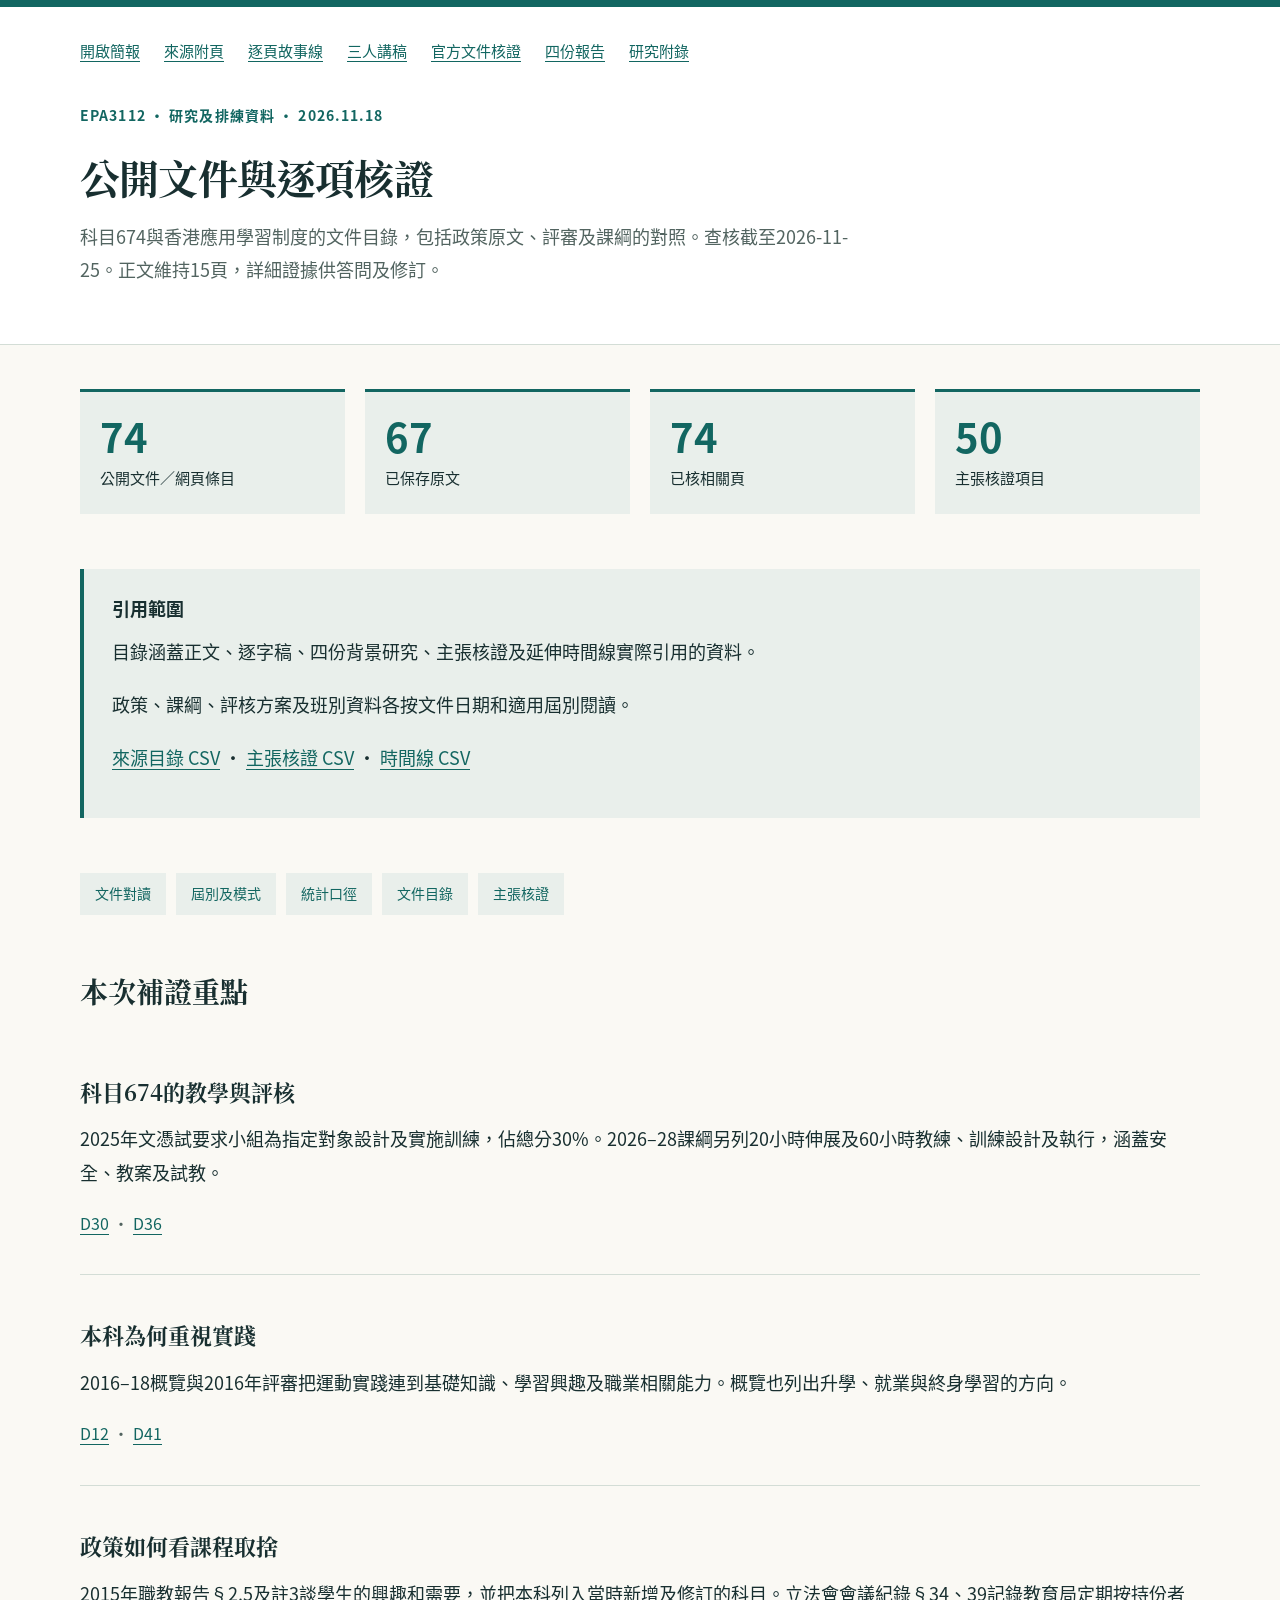
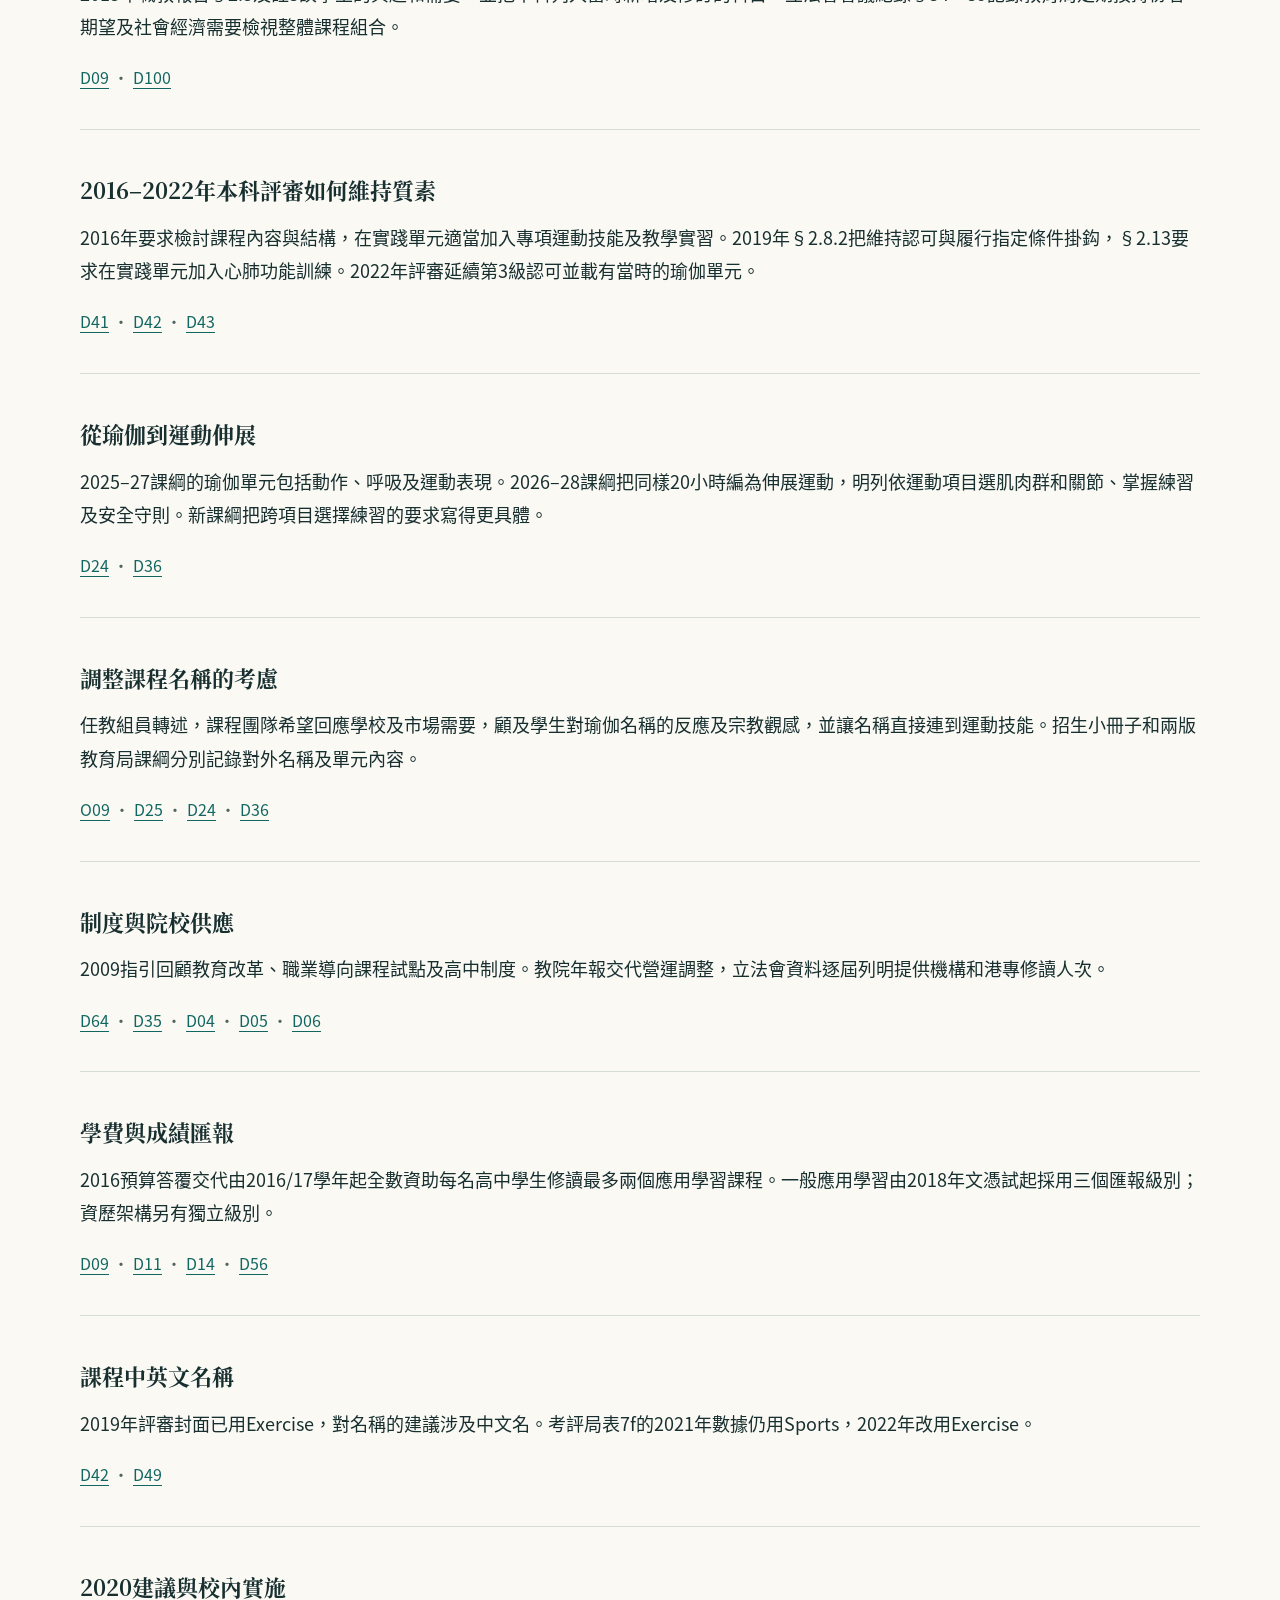
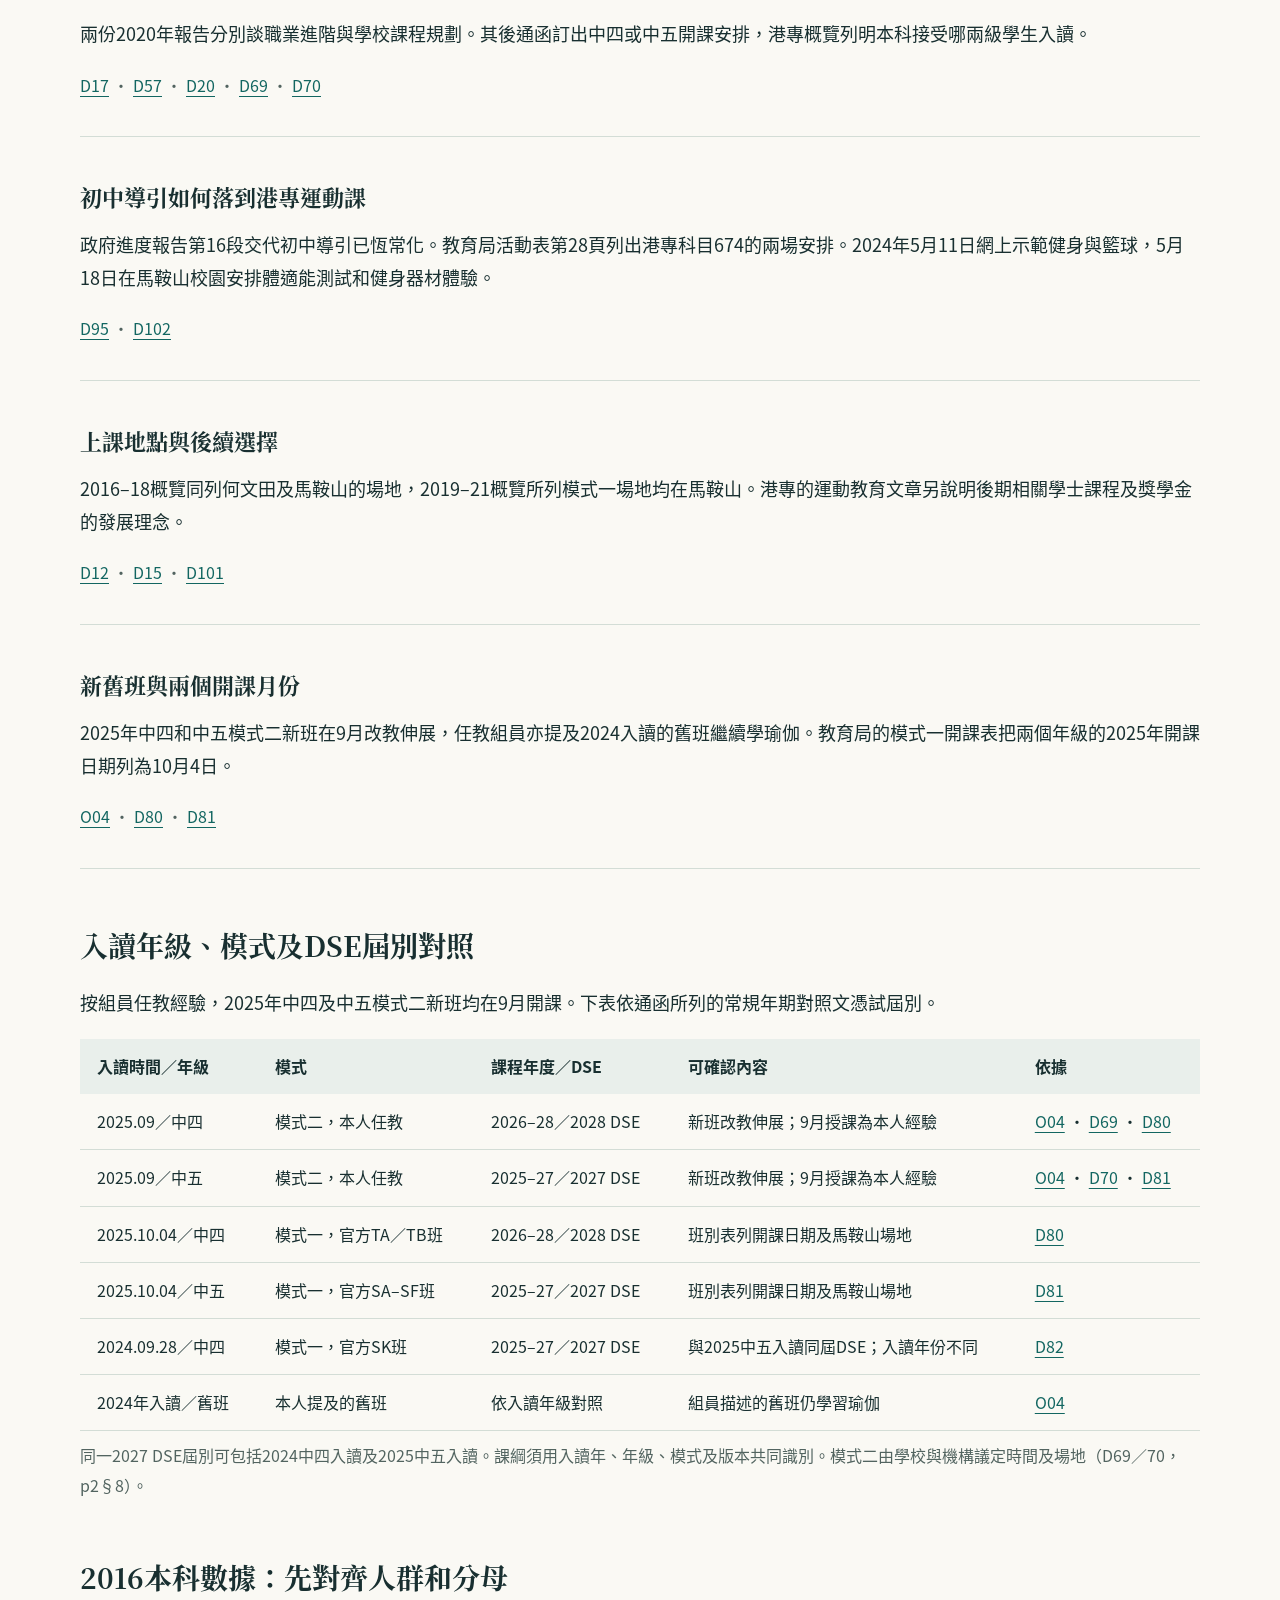
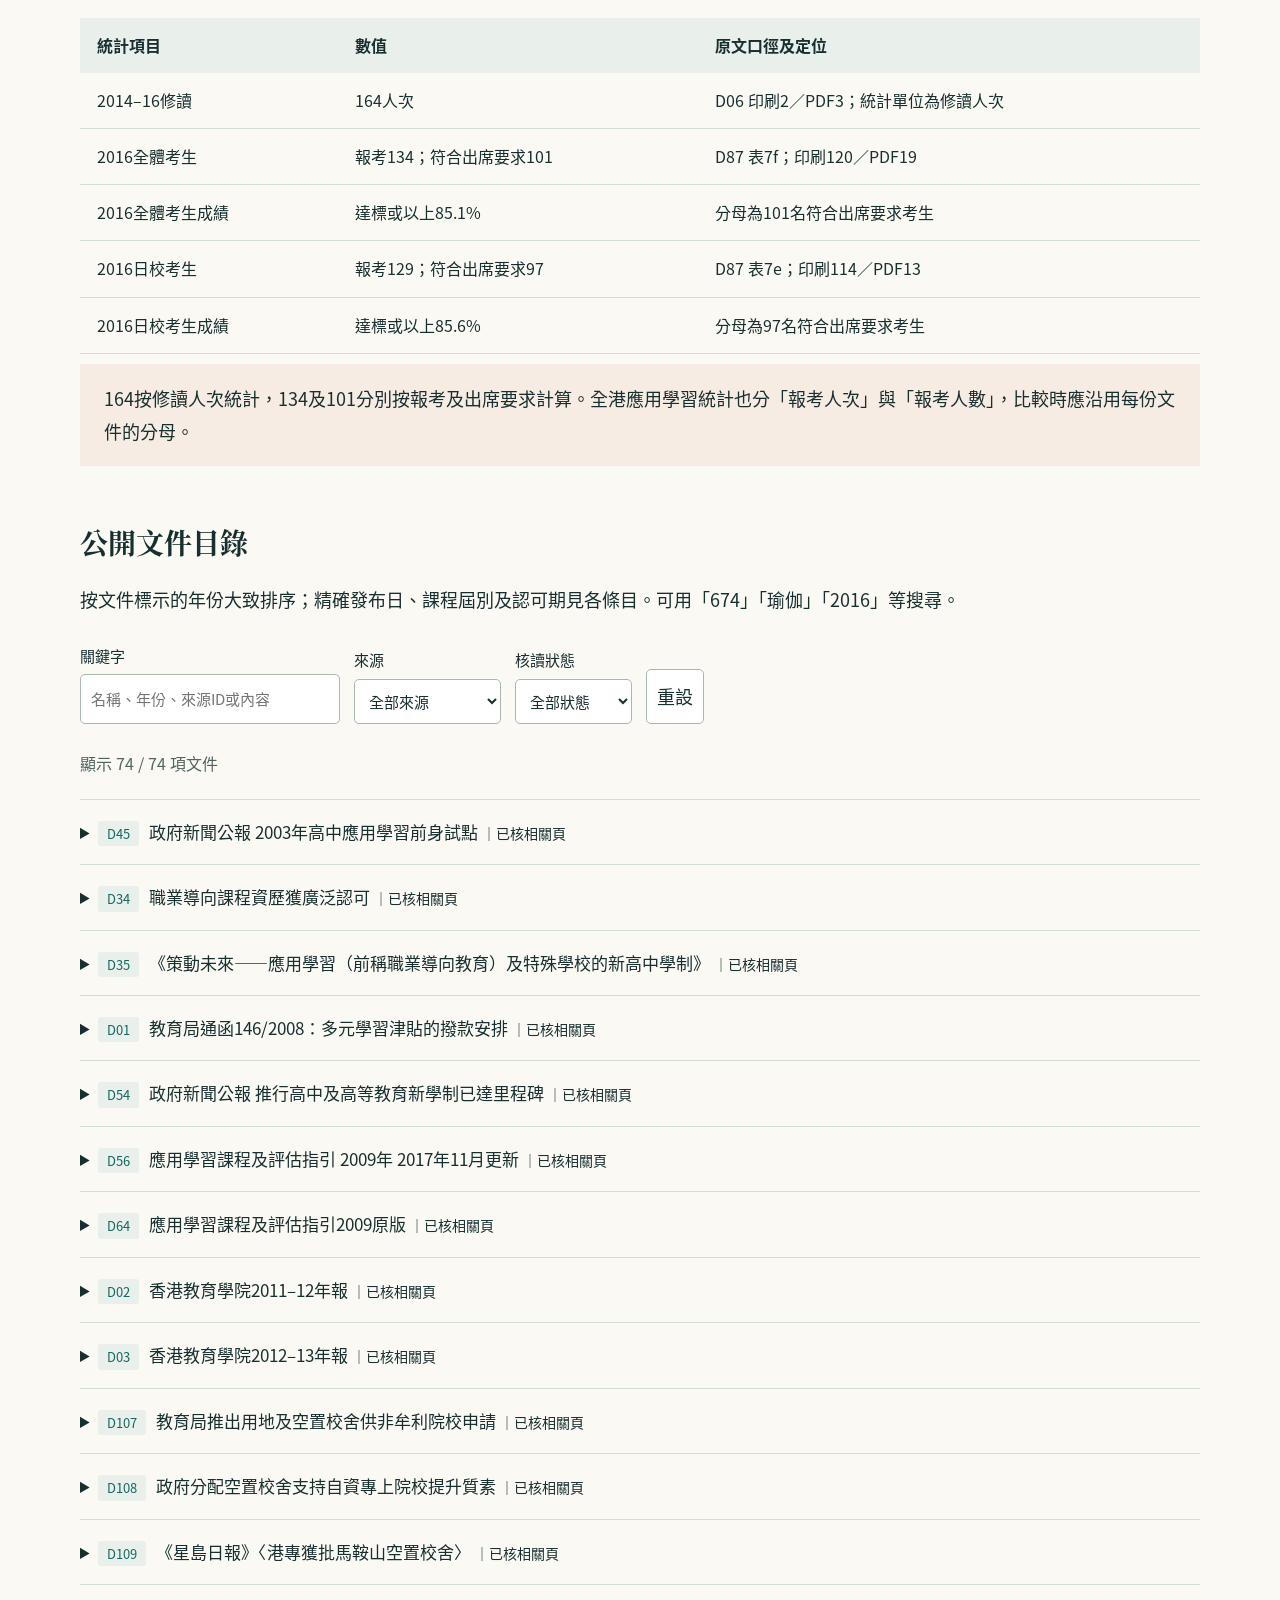
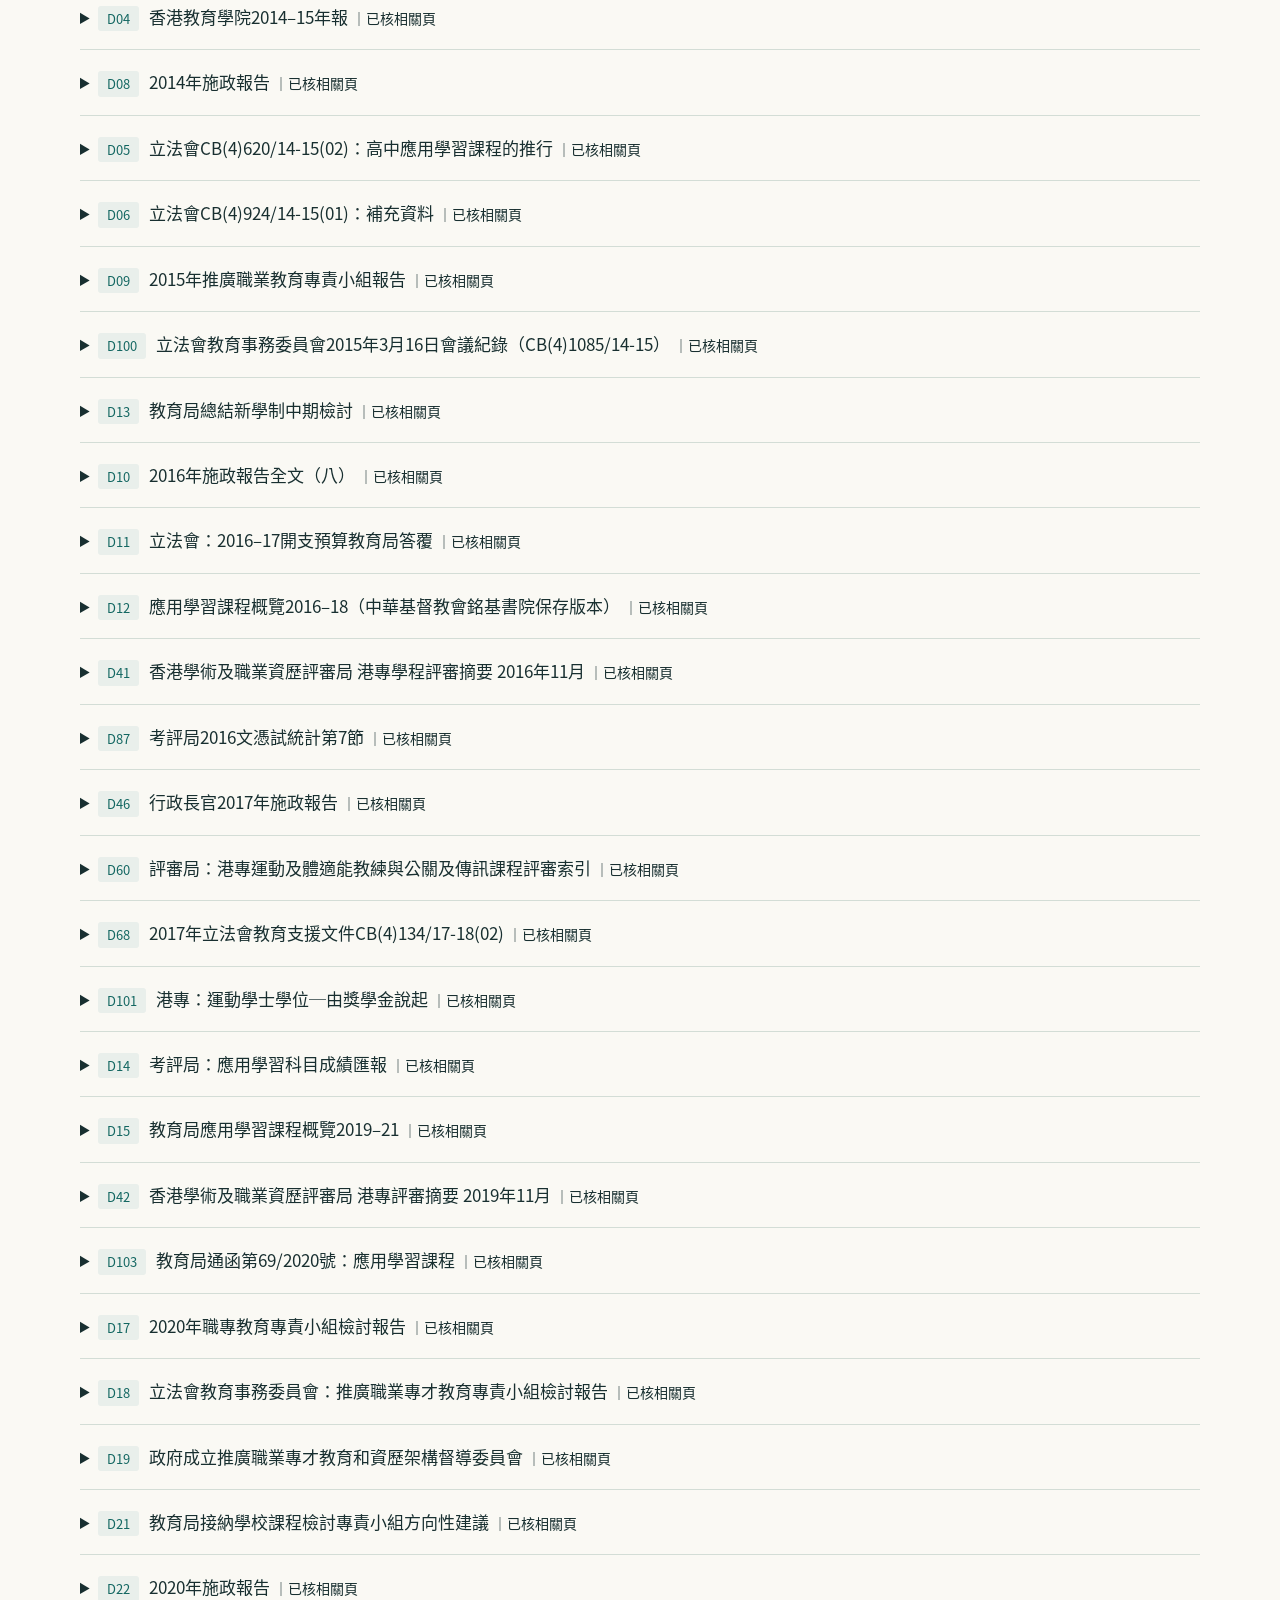
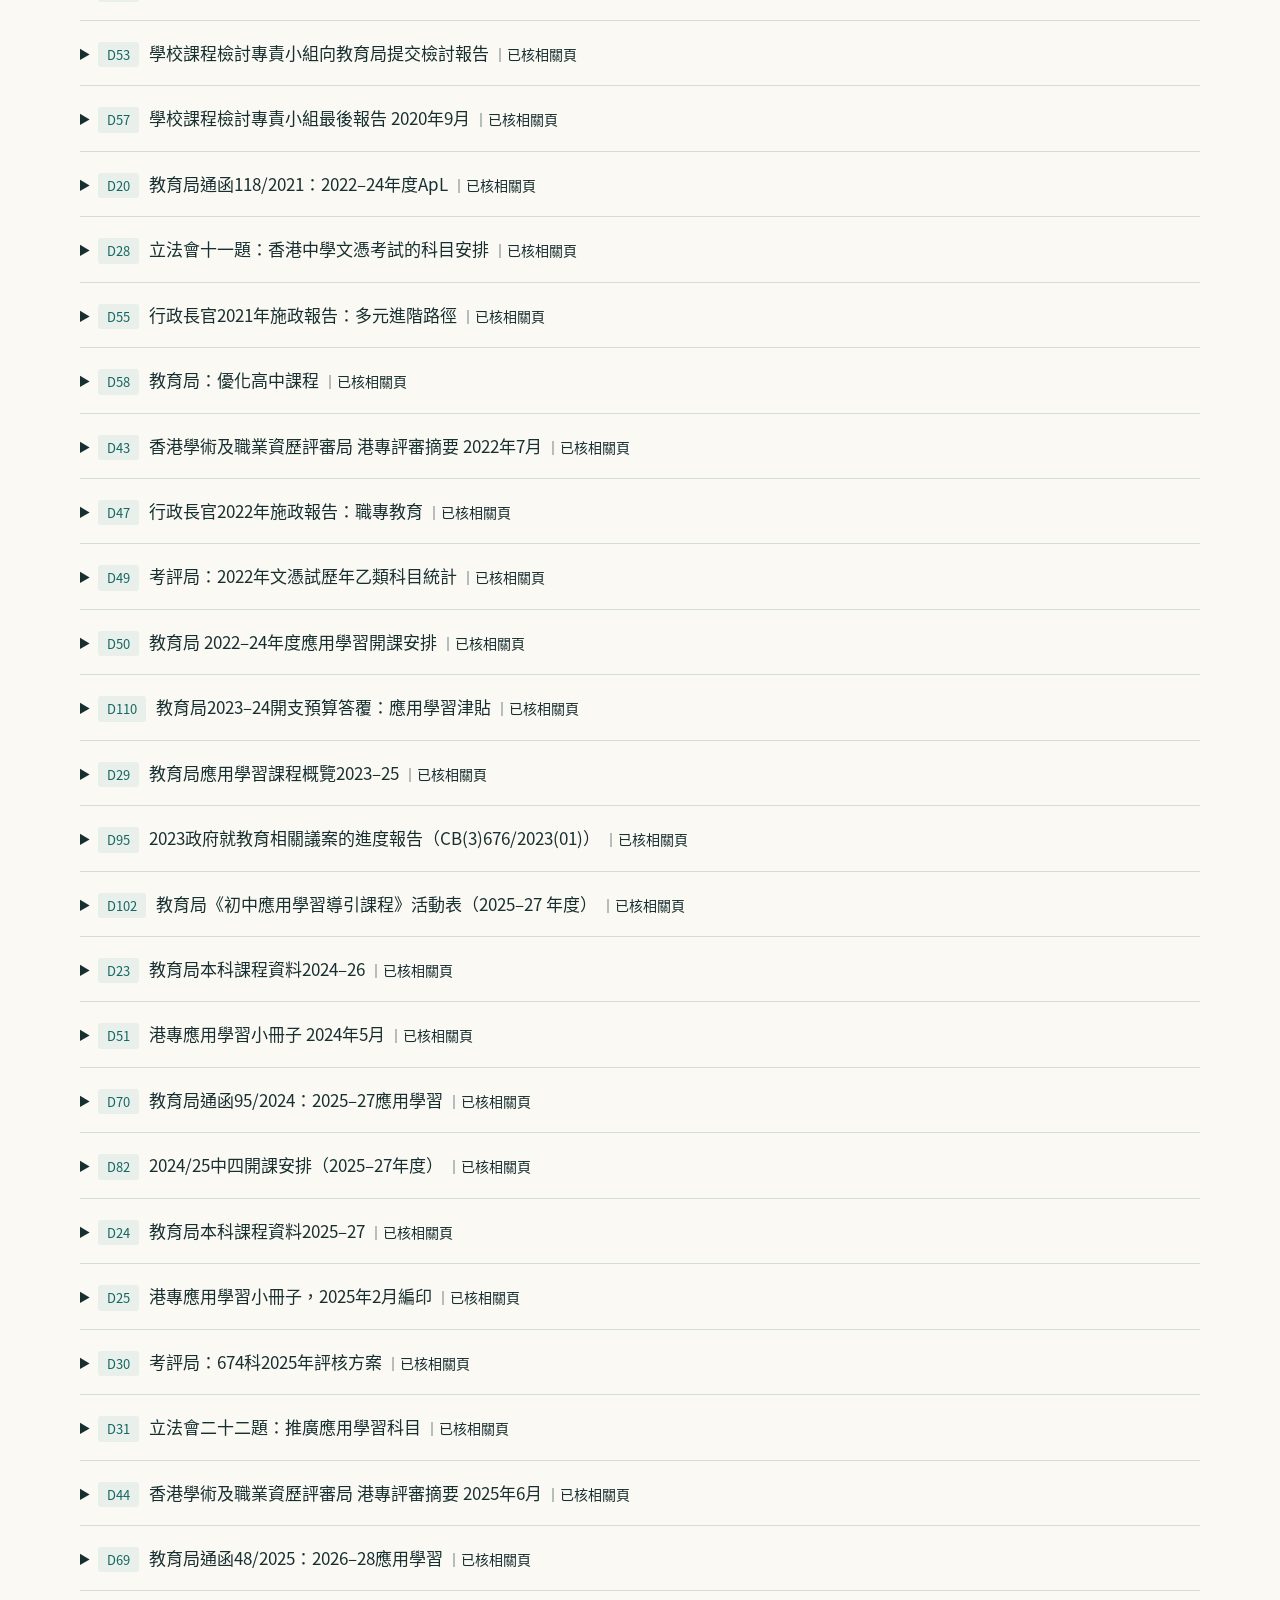
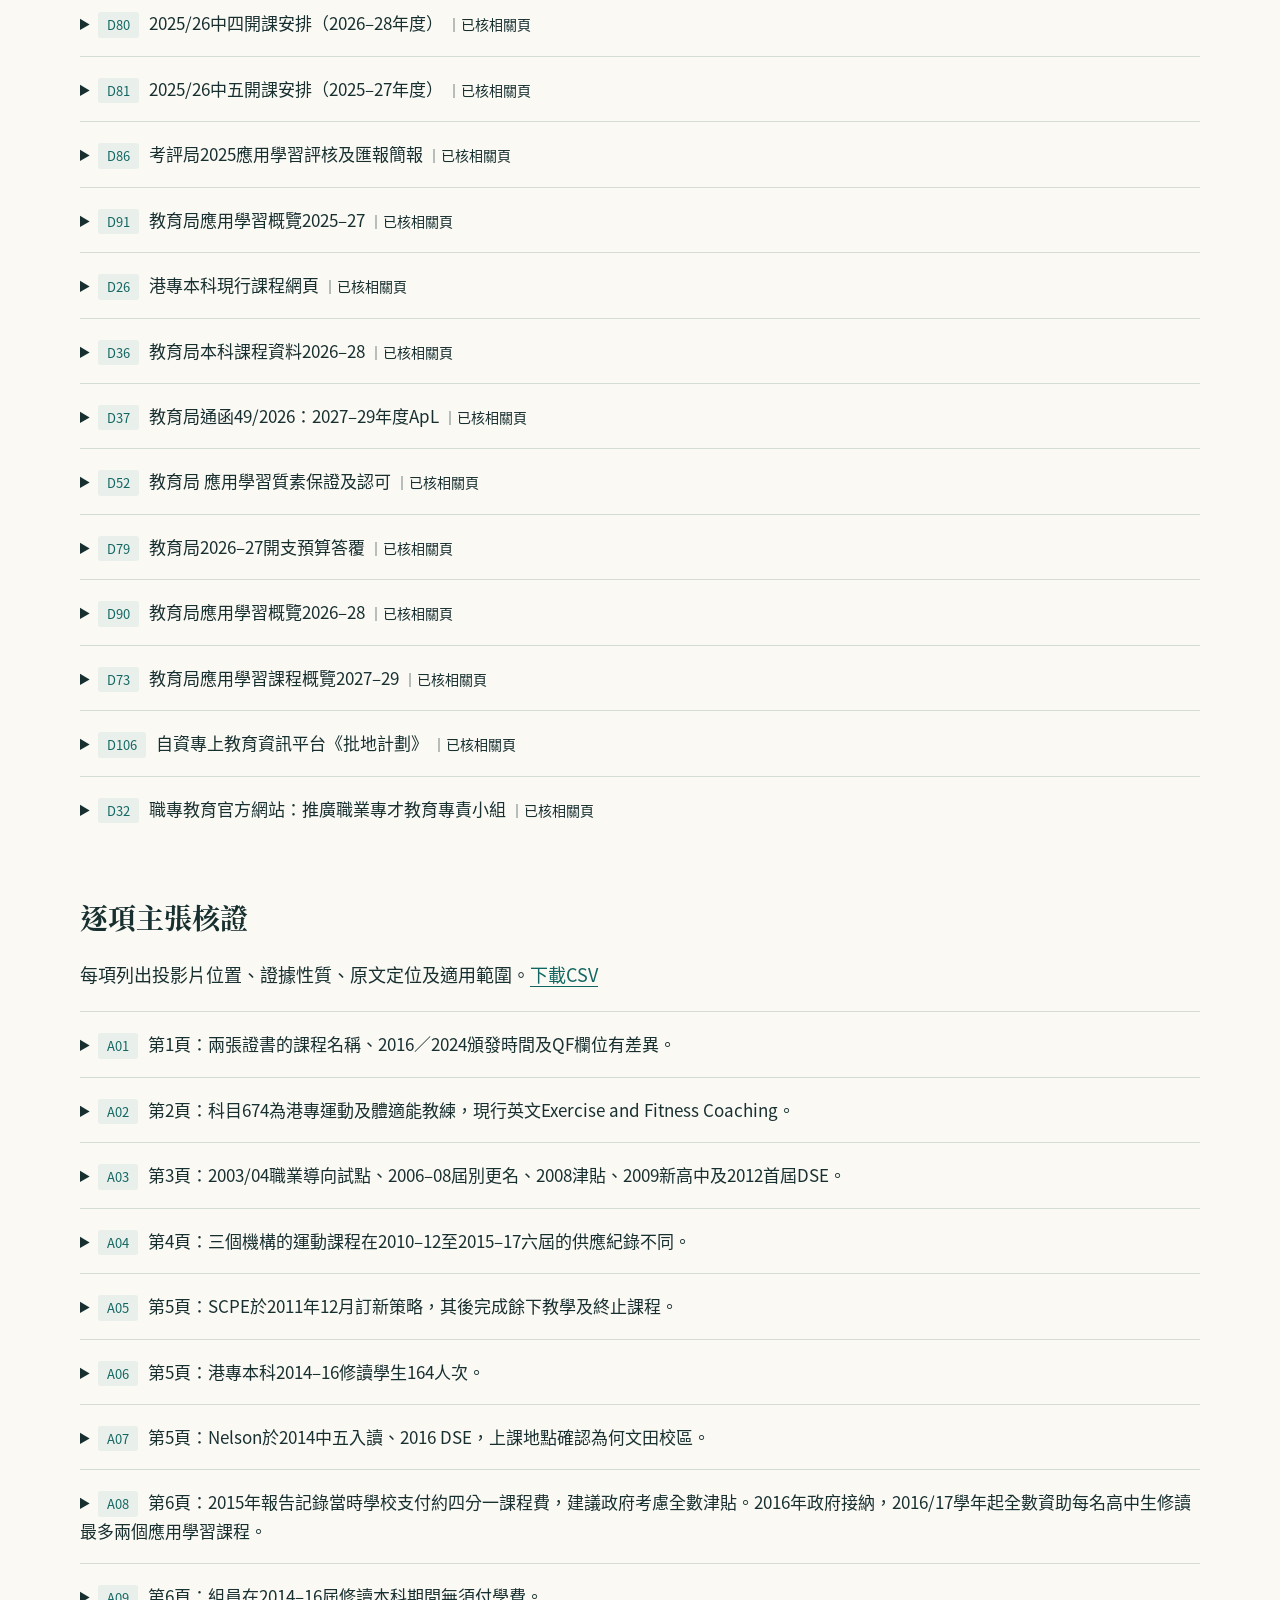
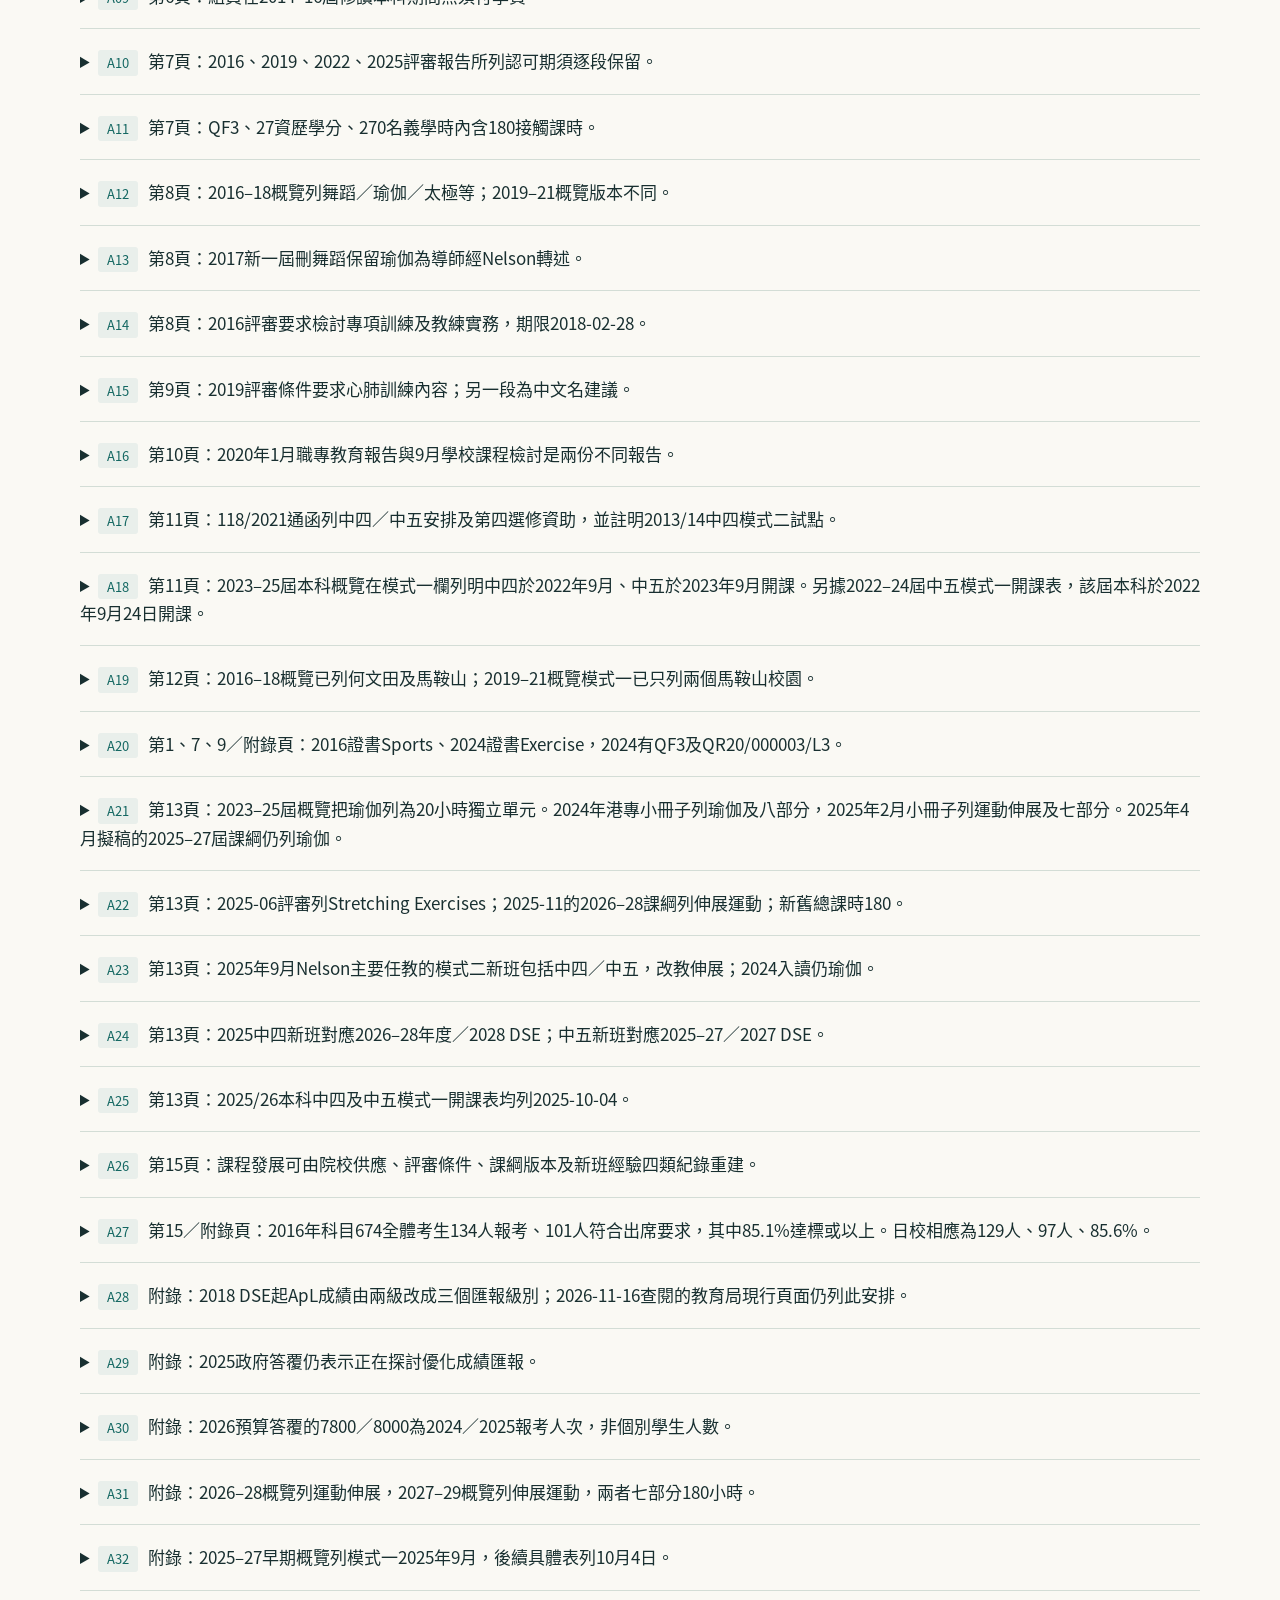
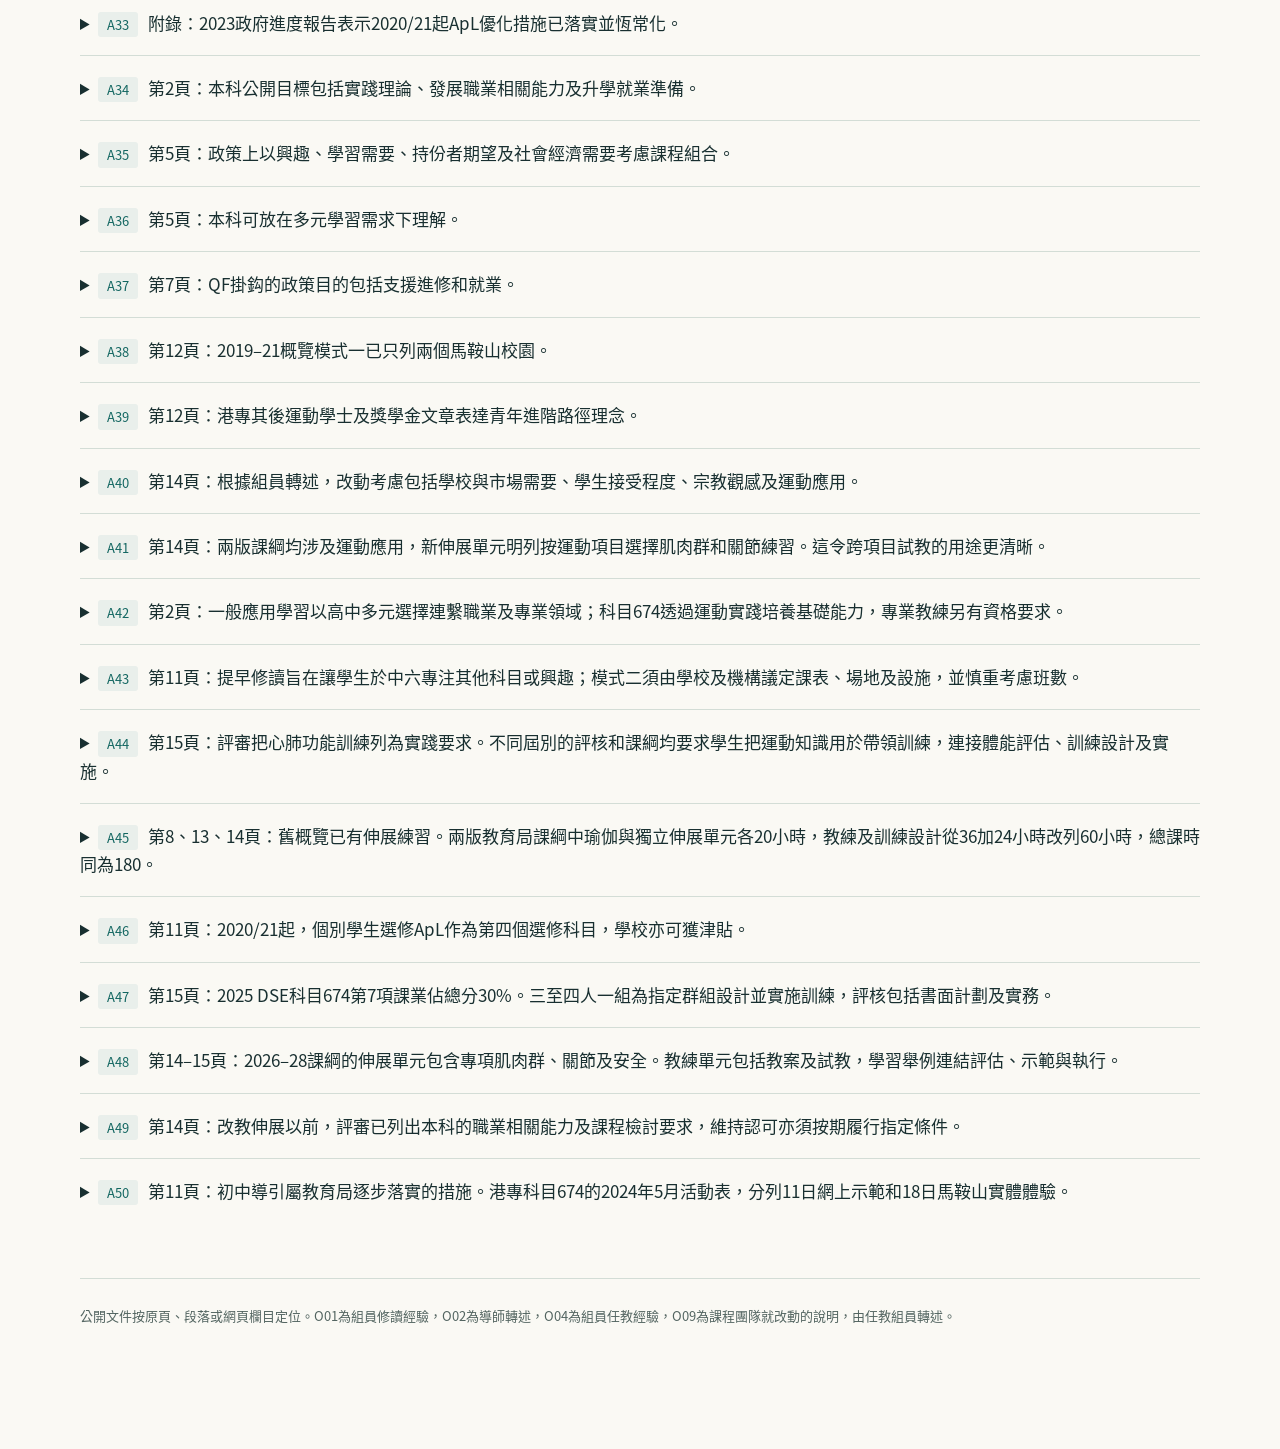
<file: official-research.html>
<!DOCTYPE html><html lang="zh-Hant"><head><meta charset="utf-8"><meta name="viewport" content="width=device-width,initial-scale=1"><title>公開文件與逐項核證｜EPA3112</title><link rel="stylesheet" href="reader.css"><link rel="stylesheet" href="heading-font.css"></head><body><header><nav><a href="index.html">開啟簡報</a><a href="index.html#/16">來源附頁</a><a href="storyline.html">逐頁故事線</a><a href="speaker-notes.html">三人講稿</a><a href="official-research.html">官方文件核證</a><a href="report-review.html">四份報告</a><a href="appendix.html">研究附錄</a></nav><p class="eyebrow">EPA3112 · 研究及排練資料 · 2026.11.18</p><h1>公開文件與逐項核證</h1><p class="intro">科目674與香港應用學習制度的文件目錄，包括政策原文、評審及課綱的對照。查核截至2026-11-25。正文維持15頁，詳細證據供答問及修訂。</p></header><main><section class="research-stats"><div><b>74</b><span>公開文件／網頁條目</span></div><div><b>67</b><span>已保存原文</span></div><div><b>74</b><span>已核相關頁</span></div><div><b>50</b><span>主張核證項目</span></div></section><section class="callout"><strong>引用範圍</strong><p>目錄涵蓋正文、逐字稿、四份背景研究、主張核證及延伸時間線實際引用的資料。</p><p>政策、課綱、評核方案及班別資料各按文件日期和適用屆別閱讀。</p><p><a href="data/sources.csv">來源目錄 CSV</a> · <a href="data/claim_audit.csv">主張核證 CSV</a> · <a href="data/timeline.csv">時間線 CSV</a></p></section><section><div class="mini-toc"><a href="#findings">文件對讀</a><a href="#cohorts">屆別及模式</a><a href="#numbers">統計口徑</a><a href="#catalog">文件目錄</a><a href="#audit">主張核證</a></div></section><section id="findings"><h2>本次補證重點</h2><article class="finding"><h3>科目674的教學與評核</h3><p>2025年文憑試要求小組為指定對象設計及實施訓練，佔總分30%。2026–28課綱另列20小時伸展及60小時教練、訓練設計及執行，涵蓋安全、教案及試教。</p><p class="meta"><a href="appendix.html#D30">D30</a> · <a href="appendix.html#D36">D36</a></p></article><article class="finding"><h3>本科為何重視實踐</h3><p>2016–18概覽與2016年評審把運動實踐連到基礎知識、學習興趣及職業相關能力。概覽也列出升學、就業與終身學習的方向。</p><p class="meta"><a href="appendix.html#D12">D12</a> · <a href="appendix.html#D41">D41</a></p></article><article class="finding"><h3>政策如何看課程取捨</h3><p>2015年職教報告§2.5及註3談學生的興趣和需要，並把本科列入當時新增及修訂的科目。立法會會議紀錄§34、39記錄教育局定期按持份者期望及社會經濟需要檢視整體課程組合。</p><p class="meta"><a href="appendix.html#D09">D09</a> · <a href="appendix.html#D100">D100</a></p></article><article class="finding"><h3>2016–2022年本科評審如何維持質素</h3><p>2016年要求檢討課程內容與結構，在實踐單元適當加入專項運動技能及教學實習。2019年§2.8.2把維持認可與履行指定條件掛鈎，§2.13要求在實踐單元加入心肺功能訓練。2022年評審延續第3級認可並載有當時的瑜伽單元。</p><p class="meta"><a href="appendix.html#D41">D41</a> · <a href="appendix.html#D42">D42</a> · <a href="appendix.html#D43">D43</a></p></article><article class="finding"><h3>從瑜伽到運動伸展</h3><p>2025–27課綱的瑜伽單元包括動作、呼吸及運動表現。2026–28課綱把同樣20小時編為伸展運動，明列依運動項目選肌肉群和關節、掌握練習及安全守則。新課綱把跨項目選擇練習的要求寫得更具體。</p><p class="meta"><a href="appendix.html#D24">D24</a> · <a href="appendix.html#D36">D36</a></p></article><article class="finding"><h3>調整課程名稱的考慮</h3><p>任教組員轉述，課程團隊希望回應學校及市場需要，顧及學生對瑜伽名稱的反應及宗教觀感，並讓名稱直接連到運動技能。招生小冊子和兩版教育局課綱分別記錄對外名稱及單元內容。</p><p class="meta"><a href="appendix.html#O09">O09</a> · <a href="appendix.html#D25">D25</a> · <a href="appendix.html#D24">D24</a> · <a href="appendix.html#D36">D36</a></p></article><article class="finding"><h3>制度與院校供應</h3><p>2009指引回顧教育改革、職業導向課程試點及高中制度。教院年報交代營運調整，立法會資料逐屆列明提供機構和港專修讀人次。</p><p class="meta"><a href="appendix.html#D64">D64</a> · <a href="appendix.html#D35">D35</a> · <a href="appendix.html#D04">D04</a> · <a href="appendix.html#D05">D05</a> · <a href="appendix.html#D06">D06</a></p></article><article class="finding"><h3>學費與成績匯報</h3><p>2016預算答覆交代由2016/17學年起全數資助每名高中學生修讀最多兩個應用學習課程。一般應用學習由2018年文憑試起採用三個匯報級別；資歷架構另有獨立級別。</p><p class="meta"><a href="appendix.html#D09">D09</a> · <a href="appendix.html#D11">D11</a> · <a href="appendix.html#D14">D14</a> · <a href="appendix.html#D56">D56</a></p></article><article class="finding"><h3>課程中英文名稱</h3><p>2019年評審封面已用Exercise，對名稱的建議涉及中文名。考評局表7f的2021年數據仍用Sports，2022年改用Exercise。</p><p class="meta"><a href="appendix.html#D42">D42</a> · <a href="appendix.html#D49">D49</a></p></article><article class="finding"><h3>2020建議與校內實施</h3><p>兩份2020年報告分別談職業進階與學校課程規劃。其後通函訂出中四或中五開課安排，港專概覽列明本科接受哪兩級學生入讀。</p><p class="meta"><a href="appendix.html#D17">D17</a> · <a href="appendix.html#D57">D57</a> · <a href="appendix.html#D20">D20</a> · <a href="appendix.html#D69">D69</a> · <a href="appendix.html#D70">D70</a></p></article><article class="finding"><h3>初中導引如何落到港專運動課</h3><p>政府進度報告第16段交代初中導引已恆常化。教育局活動表第28頁列出港專科目674的兩場安排。2024年5月11日網上示範健身與籃球，5月18日在馬鞍山校園安排體適能測試和健身器材體驗。</p><p class="meta"><a href="appendix.html#D95">D95</a> · <a href="appendix.html#D102">D102</a></p></article><article class="finding"><h3>上課地點與後續選擇</h3><p>2016–18概覽同列何文田及馬鞍山的場地，2019–21概覽所列模式一場地均在馬鞍山。港專的運動教育文章另說明後期相關學士課程及獎學金的發展理念。</p><p class="meta"><a href="appendix.html#D12">D12</a> · <a href="appendix.html#D15">D15</a> · <a href="appendix.html#D101">D101</a></p></article><article class="finding"><h3>新舊班與兩個開課月份</h3><p>2025年中四和中五模式二新班在9月改教伸展，任教組員亦提及2024入讀的舊班繼續學瑜伽。教育局的模式一開課表把兩個年級的2025年開課日期列為10月4日。</p><p class="meta"><a href="appendix.html#O04">O04</a> · <a href="appendix.html#D80">D80</a> · <a href="appendix.html#D81">D81</a></p></article></section><section id="cohorts"><h2>入讀年級、模式及DSE屆別對照</h2><p>按組員任教經驗，2025年中四及中五模式二新班均在9月開課。下表依通函所列的常規年期對照文憑試屆別。</p><div class="table-wrap"><table class=""><thead><tr><th>入讀時間／年級</th><th>模式</th><th>課程年度／DSE</th><th>可確認內容</th><th>依據</th></tr></thead><tbody><tr><td>2025.09／中四</td><td>模式二，本人任教</td><td>2026–28／2028 DSE</td><td>新班改教伸展；9月授課為本人經驗</td><td><a href="appendix.html#O04">O04</a> · <a href="appendix.html#D69">D69</a> · <a href="appendix.html#D80">D80</a></td></tr><tr><td>2025.09／中五</td><td>模式二，本人任教</td><td>2025–27／2027 DSE</td><td>新班改教伸展；9月授課為本人經驗</td><td><a href="appendix.html#O04">O04</a> · <a href="appendix.html#D70">D70</a> · <a href="appendix.html#D81">D81</a></td></tr><tr><td>2025.10.04／中四</td><td>模式一，官方TA／TB班</td><td>2026–28／2028 DSE</td><td>班別表列開課日期及馬鞍山場地</td><td><a href="appendix.html#D80">D80</a></td></tr><tr><td>2025.10.04／中五</td><td>模式一，官方SA–SF班</td><td>2025–27／2027 DSE</td><td>班別表列開課日期及馬鞍山場地</td><td><a href="appendix.html#D81">D81</a></td></tr><tr><td>2024.09.28／中四</td><td>模式一，官方SK班</td><td>2025–27／2027 DSE</td><td>與2025中五入讀同屆DSE；入讀年份不同</td><td><a href="appendix.html#D82">D82</a></td></tr><tr><td>2024年入讀／舊班</td><td>本人提及的舊班</td><td>依入讀年級對照</td><td>組員描述的舊班仍學習瑜伽</td><td><a href="appendix.html#O04">O04</a></td></tr></tbody></table></div><p class="meta">同一2027 DSE屆別可包括2024中四入讀及2025中五入讀。課綱須用入讀年、年級、模式及版本共同識別。模式二由學校與機構議定時間及場地（D69／70，p2§8）。</p></section><section id="numbers"><h2>2016本科數據：先對齊人群和分母</h2><div class="table-wrap"><table class=""><thead><tr><th>統計項目</th><th>數值</th><th>原文口徑及定位</th></tr></thead><tbody><tr><td>2014–16修讀</td><td>164人次</td><td>D06 印刷2／PDF3；統計單位為修讀人次</td></tr><tr><td>2016全體考生</td><td>報考134；符合出席要求101</td><td>D87 表7f；印刷120／PDF19</td></tr><tr><td>2016全體考生成績</td><td>達標或以上85.1%</td><td>分母為101名符合出席要求考生</td></tr><tr><td>2016日校考生</td><td>報考129；符合出席要求97</td><td>D87 表7e；印刷114／PDF13</td></tr><tr><td>2016日校考生成績</td><td>達標或以上85.6%</td><td>分母為97名符合出席要求考生</td></tr></tbody></table></div><p class="limit">164按修讀人次統計，134及101分別按報考及出席要求計算。全港應用學習統計也分「報考人次」與「報考人數」，比較時應沿用每份文件的分母。</p></section><section id="catalog"><h2>公開文件目錄</h2><p>按文件標示的年份大致排序；精確發布日、課程屆別及認可期見各條目。可用「674」「瑜伽」「2016」等搜尋。</p><div class="research-filters"><label>關鍵字<input id="source-search" type="search" placeholder="名稱、年份、來源ID或內容"></label><label>來源<select id="source-group"><option value="">全部來源</option><option>政府／教育局</option><option>新聞報道</option><option>立法會</option><option>立法會文件</option><option>考評／評審</option><option>院校原文</option><option>院校／研究資料</option></select></label><label>核讀狀態<select id="source-state"><option value="">全部狀態</option><option>已核相關頁</option></select></label><button id="source-reset" type="button">重設</button></div><p id="source-count" class="meta" aria-live="polite"></p><div id="research-catalog"><details class="source-record" id="research-D45" data-group="政府／教育局" data-state="已核相關頁"><summary><span class="badge">D45</span>政府新聞公報 2003年高中應用學習前身試點 <small>｜已核相關頁</small></summary><dl><dt>日期／適用版本</dt><dd>2003-03-18</dd><dt>核讀定位</dt><dd>2003-03-18新聞公報正文</dd><dt>可支持的內容</dt><dd>2003/04職業導向多元化課程試點</dd><dt>適用範圍</dt><dd>文件反映職業導向課程先導階段的制度設計。</dd><dt>原件及核讀記錄</dt><dd>已保存原文；已核讀引用的頁面、段落或欄位。</dd></dl><p><a href="https://www.info.gov.hk/gia/general/200303/18/0318119.htm" target="_blank" rel="noopener">開啟公開原文</a> · <a href="appendix.html#D45">完整來源條目</a></p><p class="source-url">https://www.info.gov.hk/gia/general/200303/18/0318119.htm</p><p class="hash">SHA-256：6376fcb4add829f51dfcac25d7a55ec85bad634f40b1d0026f7622d0be4d1531</p></details><details class="source-record" id="research-D34" data-group="政府／教育局" data-state="已核相關頁"><summary><span class="badge">D34</span>職業導向課程資歷獲廣泛認可 <small>｜已核相關頁</small></summary><dl><dt>日期／適用版本</dt><dd>2006-08-08</dd><dt>核讀定位</dt><dd>2006.08.08，新聞公報首兩段</dd><dt>可支持的內容</dt><dd>教育統籌局記錄2003年9月推出試點，並說明第二屆（2004–06）的資歷在進修及工作上的認可。</dd><dt>適用範圍</dt><dd>公報交代早期香港職業導向課程試點的資歷安排。</dd><dt>原件及核讀記錄</dt><dd>已保存原文；已對照原文所列頁面或網頁段落。</dd></dl><p><a href="https://www.info.gov.hk/gia/general/200608/08/P200608080151.htm" target="_blank" rel="noopener">開啟公開原文</a> · <a href="appendix.html#D34">完整來源條目</a></p><p class="source-url">https://www.info.gov.hk/gia/general/200608/08/P200608080151.htm</p><p class="hash">SHA-256：345a4bcc4e1661c8c86229a69d61242745019508469b1c957abb3bf5ee677efe</p></details><details class="source-record" id="research-D35" data-group="政府／教育局" data-state="已核相關頁"><summary><span class="badge">D35</span>《策動未來——應用學習（前稱職業導向教育）及特殊學校的新高中學制》 <small>｜已核相關頁</small></summary><dl><dt>日期／適用版本</dt><dd>2006-08</dd><dt>核讀定位</dt><dd>印刷6–7／PDF20–21，§2.16–2.19；撮要PDF5</dd><dt>可支持的內容</dt><dd>由2006–08試點屆別起採用「應用學習」名稱；解釋其新高中定位。</dd><dt>適用範圍</dt><dd>報告記錄先導課程在制度層面的命名和發展。</dd><dt>原件及核讀記錄</dt><dd>已保存原文；已核讀引用的頁面、段落或欄位。</dd></dl><p><a href="https://www.edb.gov.hk/attachment/tc/curriculum-development/cross-kla-studies/applied-learning/curriculum-documents/cos_sen_report_print_060920_c.pdf" target="_blank" rel="noopener">開啟公開原文</a> · <a href="appendix.html#D35">完整來源條目</a></p><p class="source-url">https://www.edb.gov.hk/attachment/tc/curriculum-development/cross-kla-studies/applied-learning/curriculum-documents/cos_sen_report_print_060920_c.pdf</p><p class="hash">SHA-256：276d0f4d6f0b400914a756d139966fae18d0072c5cb117839f50f33931c5e07c</p></details><details class="source-record" id="research-D01" data-group="政府／教育局" data-state="已核相關頁"><summary><span class="badge">D01</span>教育局通函146/2008：多元學習津貼的撥款安排 <small>｜已核相關頁</small></summary><dl><dt>日期／適用版本</dt><dd>2008-09-26</dd><dt>核讀定位</dt><dd>PDF 1–2，§2–6</dd><dt>可支持的內容</dt><dd>2009/10起多元學習津貼早期撥款安排</dd><dt>適用範圍</dt><dd>2008年文件列出政府與學校當年的費用分擔方式。</dd><dt>原件及核讀記錄</dt><dd>已保存原文；已核讀引用的頁面、段落或欄位。</dd></dl><p><a href="https://applications.edb.gov.hk/circular/upload/EDBCM/EDBCM08146C.pdf" target="_blank" rel="noopener">開啟公開原文</a> · <a href="appendix.html#D01">完整來源條目</a></p><p class="source-url">https://applications.edb.gov.hk/circular/upload/EDBCM/EDBCM08146C.pdf</p><p class="hash">SHA-256：41b333015ac97b0cf583a2a22fbd607d638be55f6d2e42fdb1b813d4371964ac</p></details><details class="source-record" id="research-D54" data-group="政府／教育局" data-state="已核相關頁"><summary><span class="badge">D54</span>政府新聞公報 推行高中及高等教育新學制已達里程碑 <small>｜已核相關頁</small></summary><dl><dt>日期／適用版本</dt><dd>2009-07-03</dd><dt>核讀定位</dt><dd>2009-07-03新聞公報正文</dd><dt>可支持的內容</dt><dd>2009年9月實施新高中及2012首屆DSE</dd><dt>適用範圍</dt><dd>此頁描述全港高中學制，院校的開辦屆別見D05。</dd><dt>原件及核讀記錄</dt><dd>已保存原文；已核讀引用的頁面、段落或欄位。</dd></dl><p><a href="https://www.info.gov.hk/gia/general/200907/03/P200907030252.htm" target="_blank" rel="noopener">開啟公開原文</a> · <a href="appendix.html#D54">完整來源條目</a></p><p class="source-url">https://www.info.gov.hk/gia/general/200907/03/P200907030252.htm</p><p class="hash">SHA-256：efefc46df90339468c6e95d9d806ea0ac646e997ad4f2db0ed1b7043b4b15e49</p></details><details class="source-record" id="research-D56" data-group="政府／教育局" data-state="已核相關頁"><summary><span class="badge">D56</span>應用學習課程及評估指引 2009年 2017年11月更新 <small>｜已核相關頁</small></summary><dl><dt>日期／適用版本</dt><dd>2009；2017-11更新</dd><dt>核讀定位</dt><dd>印刷34–36／PDF39–41，§5.4–5.6及附錄一</dd><dt>可支持的內容</dt><dd>課程導師評核、考評局調整成績；2012–17兩級，2018起三個匯報級別；質保涉及設計、教授及評估調整。</dd><dt>適用範圍</dt><dd>指引交代文憑試的成績匯報級別，本科資歷另見評審摘要。</dd><dt>原件及核讀記錄</dt><dd>已保存原文；已核讀引用的頁面、段落或欄位。</dd></dl><p><a href="https://www.edb.gov.hk/attachment/tc/curriculum-development/cross-kla-studies/applied-learning/ref-and-resources/ApL%20C%26A%20Guide%20C%202017.pdf" target="_blank" rel="noopener">開啟公開原文</a> · <a href="appendix.html#D56">完整來源條目</a></p><p class="source-url">https://www.edb.gov.hk/attachment/tc/curriculum-development/cross-kla-studies/applied-learning/ref-and-resources/ApL%20C%26A%20Guide%20C%202017.pdf</p><p class="hash">SHA-256：6e280dc06d9914ac37e3bf2b8b20eb6a1eefb489f935fe3a766b99fb7ee90dd1</p></details><details class="source-record" id="research-D64" data-group="政府／教育局" data-state="已核相關頁"><summary><span class="badge">D64</span>應用學習課程及評估指引2009原版 <small>｜已核相關頁</small></summary><dl><dt>日期／適用版本</dt><dd>2009原版</dd><dt>核讀定位</dt><dd>印刷1／PDF8，§1.1–1.2</dd><dt>可支持的內容</dt><dd>回顧2000改革、2001學會學習、2003試點、2005行動方案及2006藍圖的制度關係。</dd><dt>適用範圍</dt><dd>此處引用2009原版指引概論的歷史回顧。</dd><dt>原件及核讀記錄</dt><dd>已保存原文；已核讀引用的頁面、段落或欄位。</dd></dl><p><a href="https://www.edb.gov.hk/attachment/tc/curriculum-development/cross-kla-studies/applied-learning/curriculum-documents/past-documents/ApL%20C%20and%20A%20Guide_C.pdf" target="_blank" rel="noopener">開啟公開原文</a> · <a href="appendix.html#D64">完整來源條目</a></p><p class="source-url">https://www.edb.gov.hk/attachment/tc/curriculum-development/cross-kla-studies/applied-learning/curriculum-documents/past-documents/ApL%20C%20and%20A%20Guide_C.pdf</p><p class="hash">SHA-256：4e999aadf44ce17dd5dc234681204cab4ddab0599c052c09393b1351dd1ed878</p></details><details class="source-record" id="research-D02" data-group="院校／研究資料" data-state="已核相關頁"><summary><span class="badge">D02</span>香港教育學院2011–12年報 <small>｜已核相關頁</small></summary><dl><dt>日期／適用版本</dt><dd>2011–12年報；記述2011-12決策</dd><dt>核讀定位</dt><dd>印刷60／PDF62，司庫報告SCPE段落</dd><dt>可支持的內容</dt><dd>SCPE新營運策略及財務背景</dd><dt>適用範圍</dt><dd>年報記錄教院及其持續專業教育學院的營運調整。</dd><dt>原件及核讀記錄</dt><dd>已保存原文；已核讀引用的頁面、段落或欄位。</dd></dl><p><a href="https://www.eduhk.hk/ar/annual1112/pdf/HKIEd_Annual_Report_2011-2012.pdf" target="_blank" rel="noopener">開啟公開原文</a> · <a href="appendix.html#D02">完整來源條目</a></p><p class="source-url">https://www.eduhk.hk/ar/annual1112/pdf/HKIEd_Annual_Report_2011-2012.pdf</p><p class="hash">SHA-256：a4048244fcb711cc20724fd7ced3ed2e8cd025647ec7f0af5948777b08ac3527</p></details><details class="source-record" id="research-D03" data-group="院校／研究資料" data-state="已核相關頁"><summary><span class="badge">D03</span>香港教育學院2012–13年報 <small>｜已核相關頁</small></summary><dl><dt>日期／適用版本</dt><dd>2012–13年報</dd><dt>核讀定位</dt><dd>印刷61／PDF64，SCPE段落</dd><dt>可支持的內容</dt><dd>2013/14完成委託課程餘下責任</dd><dt>適用範圍</dt><dd>年報按院校整體業務敘述課程調整。</dd><dt>原件及核讀記錄</dt><dd>已保存原文；已核讀引用的頁面、段落或欄位。</dd></dl><p><a href="https://www.eduhk.hk/ar/annual1213/Images/HKIED-annualreport2012-13.pdf" target="_blank" rel="noopener">開啟公開原文</a> · <a href="appendix.html#D03">完整來源條目</a></p><p class="source-url">https://www.eduhk.hk/ar/annual1213/Images/HKIED-annualreport2012-13.pdf</p><p class="hash">SHA-256：bd518bb57465c77fe72330a553166b0d22063138c4bd85819e24d5e3f0b41ef7</p></details><details class="source-record" id="research-D107" data-group="政府／教育局" data-state="已核相關頁"><summary><span class="badge">D107</span>教育局推出用地及空置校舍供非牟利院校申請 <small>｜已核相關頁</small></summary><dl><dt>日期／適用版本</dt><dd>2013.02.19</dd><dt>核讀定位</dt><dd>馬鞍山校舍的用途及租金安排</dd><dt>可支持的內容</dt><dd>教育局邀請院校申請馬鞍山空置校舍，用來重置辦學環境有待改善的院校，服務對象為開辦全日制、經本地評審的自資副學位或以上課程的非牟利院校。</dd><dt>適用範圍</dt><dd>文件交代申請條件和改善學習環境的政策目的。分配結果見D108。</dd><dt>原件及核讀記錄</dt><dd>網上原文；已核讀引用的原文段落。</dd></dl><p><a href="https://www.info.gov.hk/gia/general/201302/19/P201302190242.htm" target="_blank" rel="noopener">開啟公開原文</a> · <a href="appendix.html#D107">完整來源條目</a></p><p class="source-url">https://www.info.gov.hk/gia/general/201302/19/P201302190242.htm</p></details><details class="source-record" id="research-D108" data-group="政府／教育局" data-state="已核相關頁"><summary><span class="badge">D108</span>政府分配空置校舍支持自資專上院校提升質素 <small>｜已核相關頁</small></summary><dl><dt>日期／適用版本</dt><dd>2013.08.05</dd><dt>核讀定位</dt><dd>第1至3段，獲配機構及目的</dd><dt>可支持的內容</dt><dd>教育局宣布以象徵式租金將該校舍分配予港專機構有限公司，以供開辦自資專上課程。改善教與學環境是政府列明的目的。</dd><dt>適用範圍</dt><dd>這項分配針對自資專上課程。模式一場地的變化按高中應用學習概覽另行對照。</dd><dt>原件及核讀記錄</dt><dd>網上原文；已核讀引用的原文段落。</dd></dl><p><a href="https://www.info.gov.hk/gia/general/201308/05/P201308050262.htm" target="_blank" rel="noopener">開啟公開原文</a> · <a href="appendix.html#D108">完整來源條目</a></p><p class="source-url">https://www.info.gov.hk/gia/general/201308/05/P201308050262.htm</p></details><details class="source-record" id="research-D109" data-group="新聞報道" data-state="已核相關頁"><summary><span class="badge">D109</span>《星島日報》〈港專獲批馬鞍山空置校舍〉 <small>｜已核相關頁</small></summary><dl><dt>日期／適用版本</dt><dd>2013.08.06</dd><dt>核讀定位</dt><dd>第3至4段，月租及港專回應</dd><dt>可支持的內容</dt><dd>報道指月租為港幣一元。港專發言人表示，運動與體適能等多項需要空間和實習設施的高級文憑課程將遷入新校舍。</dd><dt>適用範圍</dt><dd>校方當時說明的是高級文憑課程的遷校計劃。高中科目674的地點和內容見D12、D15。</dd><dt>原件及核讀記錄</dt><dd>網上原文；已核讀引用的原文段落。</dd></dl><p><a href="https://eduplus.hk/search/article_detail.jsp?article_id=6962&amp;school_id=959" target="_blank" rel="noopener">開啟公開原文</a> · <a href="appendix.html#D109">完整來源條目</a></p><p class="source-url">https://eduplus.hk/search/article_detail.jsp?article_id=6962&amp;school_id=959</p></details><details class="source-record" id="research-D04" data-group="院校／研究資料" data-state="已核相關頁"><summary><span class="badge">D04</span>香港教育學院2014–15年報 <small>｜已核相關頁</small></summary><dl><dt>日期／適用版本</dt><dd>2014–15年報</dd><dt>核讀定位</dt><dd>印刷61／PDF63，SCPE段落</dd><dt>可支持的內容</dt><dd>SCPE該年已停辦課程</dd><dt>適用範圍</dt><dd>內容涉及持續專業教育學院的課程與營運安排。</dd><dt>原件及核讀記錄</dt><dd>已保存原文；已核讀引用的頁面、段落或欄位。</dd></dl><p><a href="https://www.eduhk.hk/ar/annual1920/HKIEd_Annual_Report_2014-2015.pdf" target="_blank" rel="noopener">開啟公開原文</a> · <a href="appendix.html#D04">完整來源條目</a></p><p class="source-url">https://www.eduhk.hk/ar/annual1920/HKIEd_Annual_Report_2014-2015.pdf</p><p class="hash">SHA-256：2f5ac2e03f418916f1f7988c7f325b38f5dddde7c76ac9de5460b5211e8d94c8</p></details><details class="source-record" id="research-D08" data-group="政府／教育局" data-state="已核相關頁"><summary><span class="badge">D08</span>2014年施政報告 <small>｜已核相關頁</small></summary><dl><dt>日期／適用版本</dt><dd>2014年施政報告</dd><dt>核讀定位</dt><dd>PDF27–28，§101–108</dd><dt>可支持的內容</dt><dd>政府提出檢視職業教育、成立專責小組、加強生涯規劃及設立資歷架構基金。</dd><dt>適用範圍</dt><dd>屬2014年香港職業教育的整體政策。</dd><dt>原件及核讀記錄</dt><dd>已保存原文；已對照原文所列頁面或網頁段落。</dd></dl><p><a href="https://www.policyaddress.gov.hk/2014/chi/pdf/PA2014.pdf" target="_blank" rel="noopener">開啟公開原文</a> · <a href="appendix.html#D08">完整來源條目</a></p><p class="source-url">https://www.policyaddress.gov.hk/2014/chi/pdf/PA2014.pdf</p><p class="hash">SHA-256：125cb5b26c9f8f2f192864a2469292a4349446dec9c1ad67b9293c7d2af61c9b</p></details><details class="source-record" id="research-D05" data-group="立法會文件" data-state="已核相關頁"><summary><span class="badge">D05</span>立法會CB(4)620/14-15(02)：高中應用學習課程的推行 <small>｜已核相關頁</small></summary><dl><dt>日期／適用版本</dt><dd>2015-03-16</dd><dt>核讀定位</dt><dd>附錄四，印刷／PDF14</dd><dt>可支持的內容</dt><dd>三機構2010–12至2015–17屆供應表</dd><dt>適用範圍</dt><dd>表內的標記按提供機構、課程名稱及修讀屆別排列。</dd><dt>原件及核讀記錄</dt><dd>已保存原文；本次成功取得官方PDF，已核讀附錄四第14頁並目視確認表格。</dd></dl><p><a href="https://www.legco.gov.hk/yr14-15/chinese/panels/ed/papers/ed20150316cb4-620-2-c.pdf" target="_blank" rel="noopener">開啟公開原文</a> · <a href="appendix.html#D05">完整來源條目</a></p><p class="source-url">https://www.legco.gov.hk/yr14-15/chinese/panels/ed/papers/ed20150316cb4-620-2-c.pdf</p><p class="hash">SHA-256：18df031adc0ed3024871c01f7dae87e3cbe6bef83e84c5afaa260b300cf30315</p></details><details class="source-record" id="research-D06" data-group="立法會文件" data-state="已核相關頁"><summary><span class="badge">D06</span>立法會CB(4)924/14-15(01)：補充資料 <small>｜已核相關頁</small></summary><dl><dt>日期／適用版本</dt><dd>2015-05</dd><dt>核讀定位</dt><dd>附件印刷1–2／PDF2–3（164人次見印刷2）</dd><dt>可支持的內容</dt><dd>2014–16屆修讀學生人次及課程模式</dd><dt>適用範圍</dt><dd>統計單位為修讀人次。</dd><dt>原件及核讀記錄</dt><dd>已保存原文；本次成功取得官方PDF，已核讀附件第1–2頁，目視確認本科164人次。</dd></dl><p><a href="https://www.legco.gov.hk/yr14-15/chinese/panels/ed/papers/ed20150316cb4-924-1-c.pdf" target="_blank" rel="noopener">開啟公開原文</a> · <a href="appendix.html#D06">完整來源條目</a></p><p class="source-url">https://www.legco.gov.hk/yr14-15/chinese/panels/ed/papers/ed20150316cb4-924-1-c.pdf</p><p class="hash">SHA-256：8f25a34bdc70af1a5717bfbe02744056dcc7111763564c9534de3b1e13398c8e</p></details><details class="source-record" id="research-D09" data-group="政府／教育局" data-state="已核相關頁"><summary><span class="badge">D09</span>2015年推廣職業教育專責小組報告 <small>｜已核相關頁</small></summary><dl><dt>日期／適用版本</dt><dd>2015-07</dd><dt>核讀定位</dt><dd>印刷21／PDF22，§2.5–2.6及註3；印刷87–88／PDF88–89，§6.36–6.39</dd><dt>可支持的內容</dt><dd>§2.5及註3：配合學生興趣／需要，新增修訂課程包括本科；§2.6：QF掛鈎讓學生在DSE以外取得認可資歷，支援深造及就業。§6.36–6.39：建議更多課程與QF掛鈎、政府提供100%課程費用津貼，以及2018評級安排。第6.39段記錄當時學校約負擔課程費的四分之一。</dd><dt>適用範圍</dt><dd>2015年建議及取捨考慮，後續施行學年見D11。</dd><dt>原件及核讀記錄</dt><dd>已保存原文；已核讀引用的頁面、段落或欄位。</dd></dl><p><a href="https://www.edb.gov.hk/attachment/tc/edu-system/other-edu-training/vocational-other-edu-program/Report%20of%20the%20Task%20Force%20on%20Promotion%20of%20Vocational%20Education%20%28CHI%29.pdf" target="_blank" rel="noopener">開啟公開原文</a> · <a href="appendix.html#D09">完整來源條目</a></p><p class="source-url">https://www.edb.gov.hk/attachment/tc/edu-system/other-edu-training/vocational-other-edu-program/Report%20of%20the%20Task%20Force%20on%20Promotion%20of%20Vocational%20Education%20%28CHI%29.pdf</p><p class="hash">SHA-256：eb33318ae37a08b080452f50e66fe4b8752bc2df1aeb1f8558591214a3c13d94</p></details><details class="source-record" id="research-D100" data-group="立法會" data-state="已核相關頁"><summary><span class="badge">D100</span>立法會教育事務委員會2015年3月16日會議紀錄（CB(4)1085/14-15） <small>｜已核相關頁</small></summary><dl><dt>日期／適用版本</dt><dd>會議日期2015-03-16</dd><dt>核讀定位</dt><dd>印刷／PDF11–13頁，第34、39、41段；第34段跨11–12頁</dd><dt>可支持的內容</dt><dd>課程配合社會經濟需要、持份者期望；定期檢視課程組合。</dd><dt>適用範圍</dt><dd>說明教育局如何選取及定期檢視整體課程組合。</dd><dt>原件及核讀記錄</dt><dd>已保存原文；已讀相關完整頁段並核對原文</dd></dl><p><a href="https://www.legco.gov.hk/yr14-15/chinese/panels/ed/minutes/ed20150316.pdf" target="_blank" rel="noopener">開啟公開原文</a> · <a href="appendix.html#D100">完整來源條目</a></p><p class="source-url">https://www.legco.gov.hk/yr14-15/chinese/panels/ed/minutes/ed20150316.pdf</p><p class="hash">SHA-256：849602567551b25797b816bac3b99b1580ba9425ad09ac3302b8e84fe9e82772</p></details><details class="source-record" id="research-D13" data-group="政府／教育局" data-state="已核相關頁"><summary><span class="badge">D13</span>教育局總結新學制中期檢討 <small>｜已核相關頁</small></summary><dl><dt>日期／適用版本</dt><dd>2015-06-29</dd><dt>核讀定位</dt><dd>2015.06.29，課程建議中「40個應用學習課程」一項及公開評核建議</dd><dt>可支持的內容</dt><dd>教育局交代應用學習課程與資歷架構的聯繫，並提出細分達標並表現優異的成績匯報安排。</dd><dt>適用範圍</dt><dd>2015年公布建議，D14及D56說明成績匯報的實施年度。</dd><dt>原件及核讀記錄</dt><dd>已保存原文；已對照原文所列頁面或網頁段落。</dd></dl><p><a href="https://www.info.gov.hk/gia/general/201506/29/P201506290549.htm" target="_blank" rel="noopener">開啟公開原文</a> · <a href="appendix.html#D13">完整來源條目</a></p><p class="source-url">https://www.info.gov.hk/gia/general/201506/29/P201506290549.htm</p><p class="hash">SHA-256：4f7b830a01cb5668b0de406ba4a1f2056e512971f2ee8194c8150ab7896dc22f</p></details><details class="source-record" id="research-D10" data-group="政府／教育局" data-state="已核相關頁"><summary><span class="badge">D10</span>2016年施政報告全文（八） <small>｜已核相關頁</small></summary><dl><dt>日期／適用版本</dt><dd>2016-01-13</dd><dt>核讀定位</dt><dd>第196段</dd><dt>可支持的內容</dt><dd>全數資助中學提供ApL的政策宣告</dd><dt>適用範圍</dt><dd>2016年施政報告交代政策方向，D11交代實施學年。</dd><dt>原件及核讀記錄</dt><dd>已保存原文；已核讀引用的頁面、段落或欄位。</dd></dl><p><a href="https://www.info.gov.hk/gia/general/201601/13/P201601130410.htm" target="_blank" rel="noopener">開啟公開原文</a> · <a href="appendix.html#D10">完整來源條目</a></p><p class="source-url">https://www.info.gov.hk/gia/general/201601/13/P201601130410.htm</p><p class="hash">SHA-256：b8276a010d76913ed77e1834a2a61d18a3bde632b0564fec834754b82e542e60</p></details><details class="source-record" id="research-D11" data-group="立法會文件" data-state="已核相關頁"><summary><span class="badge">D11</span>立法會：2016–17開支預算教育局答覆 <small>｜已核相關頁</small></summary><dl><dt>日期／適用版本</dt><dd>2016–17開支預算</dd><dt>核讀定位</dt><dd>EDB019：第18節EDB-1印刷37–38／PDF60–61；EDB040：印刷107／PDF130，答覆1(d)</dd><dt>可支持的內容</dt><dd>當時答覆已明列由2016/17學年全數資助應用學習；EDB019按課程組別列修讀人次，2014–16運動組別164人次。</dd><dt>適用範圍</dt><dd>開支預算與運動組別數據分列，本科修讀人次見D06。</dd><dt>原件及核讀記錄</dt><dd>已保存原文；已核讀引用的頁面、段落或欄位。</dd></dl><p><a href="https://www.legco.gov.hk/yr15-16/chinese/fc/fc/w_q/edb-c.pdf" target="_blank" rel="noopener">開啟公開原文</a> · <a href="appendix.html#D11">完整來源條目</a></p><p class="source-url">https://www.legco.gov.hk/yr15-16/chinese/fc/fc/w_q/edb-c.pdf</p><p class="hash">SHA-256：3c51564497646b63dcabc875f15af2ead0effeea84908b4dee83edc8ec26ed59</p></details><details class="source-record" id="research-D12" data-group="院校／研究資料" data-state="已核相關頁"><summary><span class="badge">D12</span>應用學習課程概覽2016–18（中華基督教會銘基書院保存版本） <small>｜已核相關頁</small></summary><dl><dt>日期／適用版本</dt><dd>2016–18屆概覽</dd><dt>核讀定位</dt><dd>印刷／PDF68–69</dd><dt>可支持的內容</dt><dd>六大部分、180課時，Zumba與瑜伽／太極並存；授課地點</dd><dt>適用範圍</dt><dd>學校網站保存的教育局概覽副本，記錄當屆公布的課程安排。</dd><dt>原件及核讀記錄</dt><dd>已保存原文；已核讀引用的頁面、段落或欄位。</dd></dl><p><a href="https://cccmkc.edu.hk/sites/default/files/pdf/prospectus_for_applied_learning_2016_2018.pdf" target="_blank" rel="noopener">開啟公開原文</a> · <a href="appendix.html#D12">完整來源條目</a></p><p class="source-url">https://cccmkc.edu.hk/sites/default/files/pdf/prospectus_for_applied_learning_2016_2018.pdf</p><p class="hash">SHA-256：b35a9360f8dbf15379e07203d602b78ac76c77381cc5d0db5ecdc47dcdb42fcd</p></details><details class="source-record" id="research-D41" data-group="考評／評審" data-state="已核相關頁"><summary><span class="badge">D41</span>香港學術及職業資歷評審局 港專學程評審摘要 2016年11月 <small>｜已核相關頁</small></summary><dl><dt>日期／適用版本</dt><dd>封面2016-11；發布2017-01-16見D60</dd><dt>核讀定位</dt><dd>印刷1–4／PDF2–5，評定、必要條件及§3.1課程目標</dd><dt>可支持的內容</dt><dd>認可期由2017年1月1日起。印刷3頁要求檢討內容和結構，適當加入專項運動技能及教授實習。同頁§3.1列出與職業相關的能力及教練基礎技能，印刷4頁列學習成效。</dd><dt>適用範圍</dt><dd>檢討要求、提交期限及課程目標均見印刷3頁（PDF第4頁）。</dd><dt>原件及核讀記錄</dt><dd>已保存原文；已核讀引用的頁面、段落或欄位。</dd></dl><p><a href="https://hkcaavq.edu.hk/upload/report/578/file/HKCT_LPA_20170116.pdf" target="_blank" rel="noopener">開啟公開原文</a> · <a href="appendix.html#D41">完整來源條目</a></p><p class="source-url">https://hkcaavq.edu.hk/upload/report/578/file/HKCT_LPA_20170116.pdf</p><p class="hash">SHA-256：81f764308e028fe59af1b20952b258cdf377c33a2cd577b5e4058f274ca5cb0b</p></details><details class="source-record" id="research-D87" data-group="考評／評審" data-state="已核相關頁"><summary><span class="badge">D87</span>考評局2016文憑試統計第7節 <small>｜已核相關頁</small></summary><dl><dt>日期／適用版本</dt><dd>2016 DSE統計第7節</dd><dt>核讀定位</dt><dd>表7e印刷114／PDF13（日校）；表7f印刷120／PDF19（全體）</dd><dt>可支持的內容</dt><dd>674：全體報考134、符合出席要求101，達標或以上85.1%；日校報考129、符合出席要求97，達標或以上85.6%。</dd><dt>適用範圍</dt><dd>2016文憑試成績以符合出席要求的考生為分母，另分全體及日校考生。</dd><dt>原件及核讀記錄</dt><dd>已保存原文；已核讀引用的頁面、段落或欄位。</dd></dl><p><a href="https://www.hkeaa.edu.hk/DocLibrary/HKDSE/Exam_Report/Examination_Statistics/dseexamstat16_7.pdf" target="_blank" rel="noopener">開啟公開原文</a> · <a href="appendix.html#D87">完整來源條目</a></p><p class="source-url">https://www.hkeaa.edu.hk/DocLibrary/HKDSE/Exam_Report/Examination_Statistics/dseexamstat16_7.pdf</p><p class="hash">SHA-256：914371ef305ef887fa553be45f6daae94d045460861af1df13de4edd34943d96</p></details><details class="source-record" id="research-D46" data-group="政府／教育局" data-state="已核相關頁"><summary><span class="badge">D46</span>行政長官2017年施政報告 <small>｜已核相關頁</small></summary><dl><dt>日期／適用版本</dt><dd>2017.10.11</dd><dt>核讀定位</dt><dd>PDF39，§125；繁體網頁同段</dd><dt>可支持的內容</dt><dd>回顧落實2015年建議、為中學提供應用學習津貼，並提出深化職專教育研究和推廣。</dd><dt>適用範圍</dt><dd>此條為2017年10月11日公布的施政報告。</dd><dt>原件及核讀記錄</dt><dd>已保存原文；已對照原文所列頁面或網頁段落。</dd></dl><p><a href="https://www.policyaddress.gov.hk/2017/sim/pdf/PA2017.pdf" target="_blank" rel="noopener">開啟公開原文</a> · <a href="appendix.html#D46">完整來源條目</a></p><p class="source-url">https://www.policyaddress.gov.hk/2017/sim/pdf/PA2017.pdf</p><p class="hash">SHA-256：5d92e1c7fbc5123de72e1067301881a7b4ce94820eb89d6ff9ed70f7b6defb9c</p></details><details class="source-record" id="research-D60" data-group="考評／評審" data-state="已核相關頁"><summary><span class="badge">D60</span>評審局：港專運動及體適能教練與公關及傳訊課程評審索引 <small>｜已核相關頁</small></summary><dl><dt>日期／適用版本</dt><dd>2017-01-16發布索引</dd><dt>核讀定位</dt><dd>索引2017.01.16，港專雙課程條目；原件D41</dd><dt>可支持的內容</dt><dd>索引列2017年1月16日發布。連結的評審摘要封面為2016年11月，認可期由2017年1月1日起。</dd><dt>適用範圍</dt><dd>索引頁次隨新增項目移動，可按2017年1月16日、港專及課程名查找。</dd><dt>原件及核讀記錄</dt><dd>已核官方索引；已對照原文所列頁面或網頁段落。</dd></dl><p><a href="https://hkcaavq.edu.hk/zh-hant/accreditation/accreditation_reports/summary_reports?page=304" target="_blank" rel="noopener">開啟公開原文</a> · <a href="appendix.html#D60">完整來源條目</a></p><p class="source-url">https://hkcaavq.edu.hk/zh-hant/accreditation/accreditation_reports/summary_reports?page=304</p></details><details class="source-record" id="research-D68" data-group="立法會文件" data-state="已核相關頁"><summary><span class="badge">D68</span>2017年立法會教育支援文件CB(4)134/17-18(02) <small>｜已核相關頁</small></summary><dl><dt>日期／適用版本</dt><dd>2017-11，CB(4)134/17-18(02)</dd><dt>核讀定位</dt><dd>印刷／PDF4，§15–16</dd><dt>可支持的內容</dt><dd>回顧自2016/17起全數資助高中學生最多兩個ApL課程；當年受惠超過9000人次，津貼超過6000萬元。</dd><dt>適用範圍</dt><dd>數字是全港應用學習受惠人次及學校津貼。</dd><dt>原件及核讀記錄</dt><dd>已保存原文；已核讀引用的頁面、段落或欄位。</dd></dl><p><a href="https://www.legco.gov.hk/yr16-17/chinese/hc/sub_com/hs101/papers/hs10120171104cb4-134-2-c.pdf" target="_blank" rel="noopener">開啟公開原文</a> · <a href="appendix.html#D68">完整來源條目</a></p><p class="source-url">https://www.legco.gov.hk/yr16-17/chinese/hc/sub_com/hs101/papers/hs10120171104cb4-134-2-c.pdf</p><p class="hash">SHA-256：071a9ee4c5fc346c9c8334c7037e9f76af84703b8b741cc1b81e4423a86ad002</p></details><details class="source-record" id="research-D101" data-group="院校原文" data-state="已核相關頁"><summary><span class="badge">D101</span>港專：運動學士學位─由獎學金說起 <small>｜已核相關頁</small></summary><dl><dt>日期／適用版本</dt><dd>頁面未明示發布日期；內文談及2018年成績及當時新辦學士課程</dd><dt>核讀定位</dt><dd>正文陳卓禧解釋獎學金及運動學士課程的段落；完整閱讀正文</dd><dt>可支持的內容</dt><dd>校方解釋後期運動學士及獎學金的升學路徑、青年發展與人才培育理念。</dd><dt>適用範圍</dt><dd>港專以後期運動學士課程及獎學金說明院校的進修路徑理念。</dd><dt>原件及核讀記錄</dt><dd>已保存原文；已讀相關完整頁段並核對原文</dd></dl><p><a href="https://www.hkct.edu.hk/tc/abouthkct/media-centre/press-release/sport-scholarship" target="_blank" rel="noopener">開啟公開原文</a> · <a href="appendix.html#D101">完整來源條目</a></p><p class="source-url">https://www.hkct.edu.hk/tc/abouthkct/media-centre/press-release/sport-scholarship</p><p class="hash">SHA-256：0090d465a97d511047348e13d578fb33602a2f4302216ecce0ae62092042361d</p></details><details class="source-record" id="research-D14" data-group="考評／評審" data-state="已核相關頁"><summary><span class="badge">D14</span>考評局：應用學習科目成績匯報 <small>｜已核相關頁</small></summary><dl><dt>日期／適用版本</dt><dd>現行動態FAQ；制度自2018DSE</dd><dt>核讀定位</dt><dd>乙類科目常見問題，第1問「應用學習科目的成績如何匯報？」</dd><dt>可支持的內容</dt><dd>2018年文憑試起，一般應用學習採用達標、達標並表現優異（I）及（II）；應用學習中文另有安排。</dd><dt>適用範圍</dt><dd>記錄文憑試的成績匯報方式，資歷級別見四份本科評審。</dd><dt>原件及核讀記錄</dt><dd>已保存原文；已對照原文所列頁面或網頁段落。</dd></dl><p><a href="https://www.hkeaa.edu.hk/tc/hkdse/assessment/subject_information/category_b_subjects/faq_index/faq_03.html" target="_blank" rel="noopener">開啟公開原文</a> · <a href="appendix.html#D14">完整來源條目</a></p><p class="source-url">https://www.hkeaa.edu.hk/tc/hkdse/assessment/subject_information/category_b_subjects/faq_index/faq_03.html</p><p class="hash">SHA-256：7c4f2eedca35adcdd5d84c4e5543ecdcaee5b93f553e566a6e6381018034a605</p></details><details class="source-record" id="research-D15" data-group="政府／教育局" data-state="已核相關頁"><summary><span class="badge">D15</span>教育局應用學習課程概覽2019–21 <small>｜已核相關頁</small></summary><dl><dt>日期／適用版本</dt><dd>2019–21屆概覽</dd><dt>核讀定位</dt><dd>印刷／PDF70–71</dd><dt>可支持的內容</dt><dd>八部分；功能性訓練、羽毛球、籃球；該頁無瑜伽</dd><dt>適用範圍</dt><dd>2019–21課程概覽的主題按原頁記錄，導師的教學回憶另見O02。</dd><dt>原件及核讀記錄</dt><dd>已保存原文；已核讀引用的頁面、段落或欄位。</dd></dl><p><a href="https://www.edb.gov.hk/attachment/en/curriculum-development/cross-kla-studies/applied-learning/whats-new/Prospectus%20for%20Applied%20Learning%202019-21.pdf" target="_blank" rel="noopener">開啟公開原文</a> · <a href="appendix.html#D15">完整來源條目</a></p><p class="source-url">https://www.edb.gov.hk/attachment/en/curriculum-development/cross-kla-studies/applied-learning/whats-new/Prospectus%20for%20Applied%20Learning%202019-21.pdf</p><p class="hash">SHA-256：31fd06bc468619d292edf129a45a1ee09791190085046faefa5b79adf85f7f0c</p></details><details class="source-record" id="research-D42" data-group="考評／評審" data-state="已核相關頁"><summary><span class="badge">D42</span>香港學術及職業資歷評審局 港專評審摘要 2019年11月 <small>｜已核相關頁</small></summary><dl><dt>日期／適用版本</dt><dd>封面2019-11；現場評審2019-09-25</dd><dt>核讀定位</dt><dd>印刷6–7／PDF7–8，§2.7–2.9；印刷10–11／PDF11–12，§2.13–2.14</dd><dt>可支持的內容</dt><dd>§2.8.2把有效期內維持認可與按期履行§2.13要求相連。就本科，實踐單元須加入心肺功能訓練並提交課綱、教案及教材。§2.14另就中文名稱提出建議。</dd><dt>適用範圍</dt><dd>就本科而言，心肺訓練屬要求，中文課名屬建議，英文名見報告封面。</dd><dt>原件及核讀記錄</dt><dd>已保存原文；已核讀引用的頁面、段落或欄位。</dd></dl><p><a href="https://hkcaavq.edu.hk/upload/report/1121/file/Summary%20Report_HKCT_1_LPA_4Re-LPA_VA1007_20200120.pdf" target="_blank" rel="noopener">開啟公開原文</a> · <a href="appendix.html#D42">完整來源條目</a></p><p class="source-url">https://hkcaavq.edu.hk/upload/report/1121/file/Summary%20Report_HKCT_1_LPA_4Re-LPA_VA1007_20200120.pdf</p><p class="hash">SHA-256：f7c1cf68eaabe68de72d3f296ae6edf8d1b0ffea809d971a90ba4b416355d6b9</p></details><details class="source-record" id="research-D103" data-group="政府／教育局" data-state="已核相關頁"><summary><span class="badge">D103</span>教育局通函第69/2020號：應用學習課程 <small>｜已核相關頁</small></summary><dl><dt>日期／適用版本</dt><dd>2020；69/2020</dd><dt>核讀定位</dt><dd>第6段（PDF頁2）、第27段（PDF頁5）及附錄一科目674（PDF頁7）</dd><dt>可支持的內容</dt><dd>2020/21學年可提早於中四開課，應用學習作第四選修科可獲資助。港專本科中四可採模式一或模式二。</dd><dt>適用範圍</dt><dd>表內列出可供開辦的模式。</dd><dt>原件及核讀記錄</dt><dd>網上原文；已核讀引用的頁面、段落或欄位。</dd></dl><p><a href="https://www.edb.gov.hk/attachment/tc/curriculum-development/renewal/CM/EDBCM20069C.pdf#page=7" target="_blank" rel="noopener">開啟公開原文</a> · <a href="appendix.html#D103">完整來源條目</a></p><p class="source-url">https://www.edb.gov.hk/attachment/tc/curriculum-development/renewal/CM/EDBCM20069C.pdf#page=7</p></details><details class="source-record" id="research-D17" data-group="政府／教育局" data-state="已核相關頁"><summary><span class="badge">D17</span>2020年職專教育專責小組檢討報告 <small>｜已核相關頁</small></summary><dl><dt>日期／適用版本</dt><dd>2020-01；提交2020-01-23另見D18</dd><dt>核讀定位</dt><dd>印刷34／PDF36，§3.7；印刷40–42／PDF42–44，§3.27–3.33</dd><dt>可支持的內容</dt><dd>既有資助與QF回顧、ApL業界合作及進階路徑建議</dd><dt>適用範圍</dt><dd>2020年1月專責小組的全港職專教育建議。</dd><dt>原件及核讀記錄</dt><dd>已保存原文；已核讀引用的頁面、段落或欄位。</dd></dl><p><a href="https://www.edb.gov.hk/attachment/tc/edu-system/other-edu-training/vocational-other-edu-program/VPET_TF_Report_2019_c.pdf" target="_blank" rel="noopener">開啟公開原文</a> · <a href="appendix.html#D17">完整來源條目</a></p><p class="source-url">https://www.edb.gov.hk/attachment/tc/edu-system/other-edu-training/vocational-other-edu-program/VPET_TF_Report_2019_c.pdf</p><p class="hash">SHA-256：18e63543675570b603bb25df21b100d44c14748346740f200031c75169762a92</p></details><details class="source-record" id="research-D18" data-group="立法會文件" data-state="已核相關頁"><summary><span class="badge">D18</span>立法會教育事務委員會：推廣職業專才教育專責小組檢討報告 <small>｜已核相關頁</small></summary><dl><dt>日期／適用版本</dt><dd>2020-07-03</dd><dt>核讀定位</dt><dd>PDF1，§2–3；PDF2，§5</dd><dt>可支持的內容</dt><dd>2020年1月23日提交報告，提出透過應用學習及商校合作加強中學職專教育。</dd><dt>適用範圍</dt><dd>記錄專責小組建議及提交立法會的時間。</dd><dt>原件及核讀記錄</dt><dd>已保存原文；已對照原文所列頁面或網頁段落。</dd></dl><p><a href="https://www.legco.gov.hk/yr19-20/chinese/panels/ed/papers/ed20200703cb4-764-1-c.pdf" target="_blank" rel="noopener">開啟公開原文</a> · <a href="appendix.html#D18">完整來源條目</a></p><p class="source-url">https://www.legco.gov.hk/yr19-20/chinese/panels/ed/papers/ed20200703cb4-764-1-c.pdf</p><p class="hash">SHA-256：cc9594bb8ed969885b79f17bdeab80eba5a36187b7a07309f607d113cf337f26</p></details><details class="source-record" id="research-D19" data-group="政府／教育局" data-state="已核相關頁"><summary><span class="badge">D19</span>政府成立推廣職業專才教育和資歷架構督導委員會 <small>｜已核相關頁</small></summary><dl><dt>日期／適用版本</dt><dd>2020-09-01</dd><dt>核讀定位</dt><dd>2020.09.01，新聞公報首兩段及委員任期段</dd><dt>可支持的內容</dt><dd>政府成立督導委員會以跟進專責小組建議，並承接資歷架構基金督導委員會職能。</dd><dt>適用範圍</dt><dd>屬政府跟進全港職專教育及資歷架構的行政安排。</dd><dt>原件及核讀記錄</dt><dd>已保存原文；已對照原文所列頁面或網頁段落。</dd></dl><p><a href="https://www.info.gov.hk/gia/general/202009/01/P2020090100286.htm" target="_blank" rel="noopener">開啟公開原文</a> · <a href="appendix.html#D19">完整來源條目</a></p><p class="source-url">https://www.info.gov.hk/gia/general/202009/01/P2020090100286.htm</p><p class="hash">SHA-256：f25bd224daca51615244212e5eb005b51ff5ada61bff407300192247fe7f4cd6</p></details><details class="source-record" id="research-D21" data-group="政府／教育局" data-state="已核相關頁"><summary><span class="badge">D21</span>教育局接納學校課程檢討專責小組方向性建議 <small>｜已核相關頁</small></summary><dl><dt>日期／適用版本</dt><dd>2020-12-09</dd><dt>核讀定位</dt><dd>新聞公報正文及第四項安排</dd><dt>可支持的內容</dt><dd>政府對另一份2020報告的接受與跟進</dd><dt>適用範圍</dt><dd>9月公布的是學校課程檢討，1月職專教育檢討見D17。</dd><dt>原件及核讀記錄</dt><dd>已保存原文；已核讀引用的頁面、段落或欄位。</dd></dl><p><a href="https://www.info.gov.hk/gia/general/202012/09/P2020120900547.htm" target="_blank" rel="noopener">開啟公開原文</a> · <a href="appendix.html#D21">完整來源條目</a></p><p class="source-url">https://www.info.gov.hk/gia/general/202012/09/P2020120900547.htm</p><p class="hash">SHA-256：67cfcf59fc2bc21b909adc0b23e4e59ab742c78b9055fc07fdacac93bb16c8e9</p></details><details class="source-record" id="research-D22" data-group="政府／教育局" data-state="已核相關頁"><summary><span class="badge">D22</span>2020年施政報告 <small>｜已核相關頁</small></summary><dl><dt>日期／適用版本</dt><dd>2020年施政報告</dd><dt>核讀定位</dt><dd>印刷52／PDF60，第155段（以原頁影像核對）</dd><dt>可支持的內容</dt><dd>進一步推廣應用學習的政策方向</dd><dt>適用範圍</dt><dd>通用要求適用於高中學校課程規劃。</dd><dt>原件及核讀記錄</dt><dd>已保存原文；已核讀引用的頁面、段落或欄位。</dd></dl><p><a href="https://www.policyaddress.gov.hk/2020/chi/pdf/PA2020.pdf" target="_blank" rel="noopener">開啟公開原文</a> · <a href="appendix.html#D22">完整來源條目</a></p><p class="source-url">https://www.policyaddress.gov.hk/2020/chi/pdf/PA2020.pdf</p><p class="hash">SHA-256：e4622e1bffe56d56fed0f5ad75dce60d35b2f22853fbb1f600aeef7e39feb5ea</p></details><details class="source-record" id="research-D53" data-group="政府／教育局" data-state="已核相關頁"><summary><span class="badge">D53</span>學校課程檢討專責小組向教育局提交檢討報告 <small>｜已核相關頁</small></summary><dl><dt>日期／適用版本</dt><dd>2020-09-22</dd><dt>核讀定位</dt><dd>2020.09.22，公報首段及六個方向性建議</dd><dt>可支持的內容</dt><dd>專責小組提交最終報告，列出六個方向性及相互關連的建議，包括進一步推廣應用學習。</dd><dt>適用範圍</dt><dd>2020年9月公布的是學校課程檢討建議，施行安排見D20。</dd><dt>原件及核讀記錄</dt><dd>已保存原文；已對照原文所列頁面或網頁段落。</dd></dl><p><a href="https://www.info.gov.hk/gia/general/202009/22/P2020092200320p.htm" target="_blank" rel="noopener">開啟公開原文</a> · <a href="appendix.html#D53">完整來源條目</a></p><p class="source-url">https://www.info.gov.hk/gia/general/202009/22/P2020092200320p.htm</p><p class="hash">SHA-256：0981dd94bdb35f81b9e18343e41ec15bd23a4ec27d3390c23a92dc1a6765df30</p></details><details class="source-record" id="research-D57" data-group="政府／教育局" data-state="已核相關頁"><summary><span class="badge">D57</span>學校課程檢討專責小組最後報告 2020年9月 <small>｜已核相關頁</small></summary><dl><dt>日期／適用版本</dt><dd>2020-09</dd><dt>核讀定位</dt><dd>印刷27–28／PDF34–35，§3.7.1–3.7.3</dd><dt>可支持的內容</dt><dd>第四項方向性建議：中四、第四選修科、校內修讀與支援</dd><dt>適用範圍</dt><dd>9月的學校課程檢討聚焦學校課程，1月的職專教育檢討另見D17。</dd><dt>原件及核讀記錄</dt><dd>已保存原文；已核讀引用的頁面、段落或欄位。</dd></dl><p><a href="https://www.edb.gov.hk/attachment/tc/curriculum-development/renewal/taskforce_cur/TF_CurriculumReview_FinalReport_c.pdf" target="_blank" rel="noopener">開啟公開原文</a> · <a href="appendix.html#D57">完整來源條目</a></p><p class="source-url">https://www.edb.gov.hk/attachment/tc/curriculum-development/renewal/taskforce_cur/TF_CurriculumReview_FinalReport_c.pdf</p><p class="hash">SHA-256：d6b908b8ea0a7eaab995ae14f552f203f6e6a7fc9df4a46ea406f16a979fdc10</p></details><details class="source-record" id="research-D20" data-group="政府／教育局" data-state="已核相關頁"><summary><span class="badge">D20</span>教育局通函118/2021：2022–24年度ApL <small>｜已核相關頁</small></summary><dl><dt>日期／適用版本</dt><dd>2021-10-25；118/2021</dd><dt>核讀定位</dt><dd>PDF2，§6–8及註2</dd><dt>可支持的內容</dt><dd>中四或中五開課、第四選修科資助；2013/14已有中四模式二試點</dd><dt>適用範圍</dt><dd>通函說明學校可以採用的安排及相關條件。</dd><dt>原件及核讀記錄</dt><dd>已保存原文；已核讀引用的頁面、段落或欄位。</dd></dl><p><a href="https://www.edb.gov.hk/attachment/tc/curriculum-development/renewal/CM/EDBCM21118C.pdf" target="_blank" rel="noopener">開啟公開原文</a> · <a href="appendix.html#D20">完整來源條目</a></p><p class="source-url">https://www.edb.gov.hk/attachment/tc/curriculum-development/renewal/CM/EDBCM21118C.pdf</p><p class="hash">SHA-256：f4b8b8beff76e724da002413c59a1f7341ca42fcedd66aa18e75043be8f3cb09</p></details><details class="source-record" id="research-D28" data-group="政府／教育局" data-state="已核相關頁"><summary><span class="badge">D28</span>立法會十一題：香港中學文憑考試的科目安排 <small>｜已核相關頁</small></summary><dl><dt>日期／適用版本</dt><dd>2021-06-16</dd><dt>核讀定位</dt><dd>2021.06.16，政府答覆（二）及（三）</dd><dt>可支持的內容</dt><dd>應用學習由校外課程提供機構設計和教授，著重實用元素、理論與實踐，以及與職業領域的連繫。</dd><dt>適用範圍</dt><dd>政府答覆涵蓋全港應用學習的設計及教授安排。</dd><dt>原件及核讀記錄</dt><dd>已保存原文；已對照原文所列頁面或網頁段落。</dd></dl><p><a href="https://www.info.gov.hk/gia/general/202106/16/P2021061600308.htm" target="_blank" rel="noopener">開啟公開原文</a> · <a href="appendix.html#D28">完整來源條目</a></p><p class="source-url">https://www.info.gov.hk/gia/general/202106/16/P2021061600308.htm</p><p class="hash">SHA-256：afab8344a1649fb61e69720d4cf0b0331352cd3735eb721bddde9dd263e2384a</p></details><details class="source-record" id="research-D55" data-group="政府／教育局" data-state="已核相關頁"><summary><span class="badge">D55</span>行政長官2021年施政報告：多元進階路徑 <small>｜已核相關頁</small></summary><dl><dt>日期／適用版本</dt><dd>2021年施政報告</dd><dt>核讀定位</dt><dd>印刷47／PDF55，§142</dd><dt>可支持的內容</dt><dd>由2021/22學年中四起推行四個核心科目優化，繼續推廣應用學習及發展多元化課程。</dd><dt>適用範圍</dt><dd>PDF版與政府網站「多元進階路徑」第142段為同一項政策。</dd><dt>原件及核讀記錄</dt><dd>已保存原文；已對照原文所列頁面或網頁段落。</dd></dl><p><a href="https://www.policyaddress.gov.hk/2021/chi/pdf/PA2021.pdf" target="_blank" rel="noopener">開啟公開原文</a> · <a href="appendix.html#D55">完整來源條目</a></p><p class="source-url">https://www.policyaddress.gov.hk/2021/chi/pdf/PA2021.pdf</p><p class="hash">SHA-256：08968a5973f8c9439fbb76b0c3abc479355b0d906d6278b33d0128d348adad35</p></details><details class="source-record" id="research-D58" data-group="政府／教育局" data-state="已核相關頁"><summary><span class="badge">D58</span>教育局：優化高中課程 <small>｜已核相關頁</small></summary><dl><dt>日期／適用版本</dt><dd>動態網頁；記述2021-04優化</dd><dt>核讀定位</dt><dd>「高中四個核心科目」及「高中選修科目（包括應用學習和其他語言）」</dd><dt>可支持的內容</dt><dd>2021年4月接納優化方案，學校可運用釋出的課時讓學生增修選修科，包括應用學習。</dd><dt>適用範圍</dt><dd>說明四個核心科目的優化及學校可如何運用釋出的課時。</dd><dt>原件及核讀記錄</dt><dd>已保存原文；已對照原文所列頁面或網頁段落。</dd></dl><p><a href="https://www.edb.gov.hk/tc/curriculum-development/renewal/opt_ss_curriculum.html" target="_blank" rel="noopener">開啟公開原文</a> · <a href="appendix.html#D58">完整來源條目</a></p><p class="source-url">https://www.edb.gov.hk/tc/curriculum-development/renewal/opt_ss_curriculum.html</p><p class="hash">SHA-256：b5a8ff32ebcb3dc9d413cb02af8ff36649578c564b6501421cf4fb3e432bde3b</p></details><details class="source-record" id="research-D43" data-group="考評／評審" data-state="已核相關頁"><summary><span class="badge">D43</span>香港學術及職業資歷評審局 港專評審摘要 2022年7月 <small>｜已核相關頁</small></summary><dl><dt>日期／適用版本</dt><dd>封面2022-07；檔名日期2022-10-05</dd><dt>核讀定位</dt><dd>印刷5–6／PDF6–7，§2.7–2.9；印刷11／PDF12，本科目標；印刷14／PDF15，單元表</dd><dt>可支持的內容</dt><dd>續評認可期為2025年1月1日至2027年8月31日，QF第3級。營辦者列出的課程目標包括教練實務和職業相關能力，單元表仍列瑜伽。</dd><dt>適用範圍</dt><dd>400為報告列出的收生上限，生效日期見有效期欄。</dd><dt>原件及核讀記錄</dt><dd>已保存原文；已核讀引用的頁面、段落或欄位。</dd></dl><p><a href="https://hkcaavq.edu.hk/upload/report/1573/file/Summary%20Report_LPA_ReLPA_HKCT_20221005.pdf" target="_blank" rel="noopener">開啟公開原文</a> · <a href="appendix.html#D43">完整來源條目</a></p><p class="source-url">https://hkcaavq.edu.hk/upload/report/1573/file/Summary%20Report_LPA_ReLPA_HKCT_20221005.pdf</p><p class="hash">SHA-256：50eb2872eb0a0677ebf8cb69e9903e5ae6bc64672c66391c32530b221a1c7d18</p></details><details class="source-record" id="research-D47" data-group="政府／教育局" data-state="已核相關頁"><summary><span class="badge">D47</span>行政長官2022年施政報告：職專教育 <small>｜已核相關頁</small></summary><dl><dt>日期／適用版本</dt><dd>2022年施政報告</dd><dt>核讀定位</dt><dd>§122（v）「加強中學生應用學習及職場體驗」</dd><dt>可支持的內容</dt><dd>政府提出優化高中應用學習課程、提供更多選擇和支援，並推出商校合作計劃2.0。</dd><dt>適用範圍</dt><dd>政策適用於高中應用學習及商校合作的整體發展。</dd><dt>原件及核讀記錄</dt><dd>已保存原文；已對照原文所列頁面或網頁段落。</dd></dl><p><a href="https://www.policyaddress.gov.hk/2022/tc/p122.html" target="_blank" rel="noopener">開啟公開原文</a> · <a href="appendix.html#D47">完整來源條目</a></p><p class="source-url">https://www.policyaddress.gov.hk/2022/tc/p122.html</p><p class="hash">SHA-256：d1aa2e16c8c2483996a613e056774b3876ea073e1c8f9300dea4a21ad5c190c6</p></details><details class="source-record" id="research-D49" data-group="考評／評審" data-state="已核相關頁"><summary><span class="badge">D49</span>考評局：2022年文憑試歷年乙類科目統計 <small>｜已核相關頁</small></summary><dl><dt>日期／適用版本</dt><dd>2022DSE統計第7節</dd><dt>核讀定位</dt><dd>表7f，PDF42（2021及2022英文名稱）、50（2016全體）；表7e，PDF35（日校）</dd><dt>可支持的內容</dt><dd>全體考生表於2021年仍用Sports and Fitness Coaching，2022年用Exercise and Fitness Coaching。2016全體符合出席要求的考生有101人。</dd><dt>適用範圍</dt><dd>同一統計表可比較相鄰年度的英文名稱。評審文件用名與考生表分開記錄。</dd><dt>原件及核讀記錄</dt><dd>已保存原文；已對照原文所列頁面或網頁段落。</dd></dl><p><a href="https://www.hkeaa.edu.hk/DocLibrary/HKDSE/Exam_Report/Examination_Statistics/dseexamstat22_7.pdf" target="_blank" rel="noopener">開啟公開原文</a> · <a href="appendix.html#D49">完整來源條目</a></p><p class="source-url">https://www.hkeaa.edu.hk/DocLibrary/HKDSE/Exam_Report/Examination_Statistics/dseexamstat22_7.pdf</p><p class="hash">SHA-256：5e425a571190f07beaf401fe4d433ff6151623890ecb163eb41f5a674cb21935</p></details><details class="source-record" id="research-D50" data-group="政府／教育局" data-state="已核相關頁"><summary><span class="badge">D50</span>教育局 2022–24年度應用學習開課安排 <small>｜已核相關頁</small></summary><dl><dt>日期／適用版本</dt><dd>2022-09-07更新；2022–24屆</dd><dt>核讀定位</dt><dd>印刷／PDF32，674欄</dd><dt>可支持的內容</dt><dd>中五模式一四班2022-09-24於馬鞍山開始</dd><dt>適用範圍</dt><dd>公布的日期和場地適用於表列班別。</dd><dt>原件及核讀記錄</dt><dd>已保存原文；已核讀引用的頁面、段落或欄位。</dd></dl><p><a href="https://www.edb.gov.hk/attachment/en/curriculum-development/cross-kla-studies/applied-learning/repository/ApL_202224_Commencement%20Arrangement.pdf" target="_blank" rel="noopener">開啟公開原文</a> · <a href="appendix.html#D50">完整來源條目</a></p><p class="source-url">https://www.edb.gov.hk/attachment/en/curriculum-development/cross-kla-studies/applied-learning/repository/ApL_202224_Commencement%20Arrangement.pdf</p><p class="hash">SHA-256：e72f8ee6c5f7dc9c76fa7bb3c71c9db54dc129357e6479206e5f91af9b1384da</p></details><details class="source-record" id="research-D110" data-group="政府／教育局" data-state="已核相關頁"><summary><span class="badge">D110</span>教育局2023–24開支預算答覆：應用學習津貼 <small>｜已核相關頁</small></summary><dl><dt>日期／適用版本</dt><dd>2023–24開支預算答覆</dd><dt>核讀定位</dt><dd>EDB125 第(2)(a)部，印刷421／PDF431</dd><dt>可支持的內容</dt><dd>2021/22學年「多元學習津貼—應用學習課程」實際開支1億1,520萬港元。</dd><dt>適用範圍</dt><dd>公營及直資中學。應用學習中文（非華語學生適用）的學生津貼另列。</dd><dt>原件及核讀記錄</dt><dd>網上原文；已核對表內學年、津貼項目、實際開支欄及金額單位。</dd></dl><p><a href="https://www.edb.gov.hk/attachment/tc/about-edb/press/legco/replies-to-fc/2324_EDB-2-c1.pdf" target="_blank" rel="noopener">開啟公開原文</a> · <a href="appendix.html#D110">完整來源條目</a></p><p class="source-url">https://www.edb.gov.hk/attachment/tc/about-edb/press/legco/replies-to-fc/2324_EDB-2-c1.pdf</p></details><details class="source-record" id="research-D29" data-group="政府／教育局" data-state="已核相關頁"><summary><span class="badge">D29</span>教育局應用學習課程概覽2023–25 <small>｜已核相關頁</small></summary><dl><dt>日期／適用版本</dt><dd>2023–25屆概覽</dd><dt>核讀定位</dt><dd>印刷100–101／PDF102–103，項目46</dd><dt>可支持的內容</dt><dd>模式一列中四於2022年9月、中五於2023年9月開課。第5單元「瑜伽」佔20小時。</dd><dt>適用範圍</dt><dd>概覽列出該屆的開課安排和單元課時。模式二細節由中學與港專協定。</dd><dt>原件及核讀記錄</dt><dd>已保存原文；已核讀引用的頁面、段落或欄位。</dd></dl><p><a href="https://www.edb.gov.hk/attachment/en/curriculum-development/cross-kla-studies/applied-learning/ref-and-resources/applied-learning-prospectus/ApL%20Prospectus%202023-25%20cohort.pdf" target="_blank" rel="noopener">開啟公開原文</a> · <a href="appendix.html#D29">完整來源條目</a></p><p class="source-url">https://www.edb.gov.hk/attachment/en/curriculum-development/cross-kla-studies/applied-learning/ref-and-resources/applied-learning-prospectus/ApL%20Prospectus%202023-25%20cohort.pdf</p><p class="hash">SHA-256：a2b7565fdf2c3355ce7add4f87704295cd1b91bd9118f3b86db5bb36f464db3b</p></details><details class="source-record" id="research-D95" data-group="立法會文件" data-state="已核相關頁"><summary><span class="badge">D95</span>2023政府就教育相關議案的進度報告（CB(3)676/2023(01)） <small>｜已核相關頁</small></summary><dl><dt>日期／適用版本</dt><dd>2023年議案跟進報告</dd><dt>核讀定位</dt><dd>PDF5，§16–19</dd><dt>可支持的內容</dt><dd>政府表示自2020/21起的中四開課、第四選修資助、延伸課程及初中導引等措施已落實並恆常化。</dd><dt>適用範圍</dt><dd>2023年進度報告記錄全港應用學習的施行情況。</dd><dt>原件及核讀記錄</dt><dd>已保存原文；已核讀引用的頁面、段落或欄位。</dd></dl><p><a href="https://www.legco.gov.hk/yr2023/chinese/counmtg/motion/cm20230607-wcs-prpt-c.pdf" target="_blank" rel="noopener">開啟公開原文</a> · <a href="appendix.html#D95">完整來源條目</a></p><p class="source-url">https://www.legco.gov.hk/yr2023/chinese/counmtg/motion/cm20230607-wcs-prpt-c.pdf</p><p class="hash">SHA-256：63fbfc2beb56363898f731e30c77b130ad1fe3245235bf3d0f14004a06132b6b</p></details><details class="source-record" id="research-D102" data-group="政府／教育局" data-state="已核相關頁"><summary><span class="badge">D102</span>教育局《初中應用學習導引課程》活動表（2025–27 年度） <small>｜已核相關頁</small></summary><dl><dt>日期／適用版本</dt><dd>2024.05 活動 · 2025–27 年度</dd><dt>核讀定位</dt><dd>印刷／PDF 第28頁，科目674，網上及實體場</dd><dt>可支持的內容</dt><dd>2024年5月11日網上示範健身訓練、籃球及體適能測試。5月18日馬鞍山實體場安排教練示範、體適能測試和健身器材體驗。</dd><dt>適用範圍</dt><dd>活動表記錄科目674為初中生公布的導引安排，兩場的形式、日期及內容分列。</dd><dt>原件及核讀記錄</dt><dd>已保存原文；已核讀教育局原件第28頁的兩個活動項目及地點。</dd></dl><p><a href="https://www.edb.gov.hk/attachment/en/curriculum-development/cross-kla-studies/applied-learning/repository/Junior%20Taster%20Programmes%20%282025-27%20Cohort%202027%20HKDSE%29%20info.pdf#page=28" target="_blank" rel="noopener">開啟公開原文</a> · <a href="appendix.html#D102">完整來源條目</a></p><p class="source-url">https://www.edb.gov.hk/attachment/en/curriculum-development/cross-kla-studies/applied-learning/repository/Junior%20Taster%20Programmes%20%282025-27%20Cohort%202027%20HKDSE%29%20info.pdf#page=28</p><p class="hash">SHA-256：06cca809e7dea2851fae720b50f5a72dcac953eb5d8e268e87e6849eb4d64c6d</p></details><details class="source-record" id="research-D23" data-group="政府／教育局" data-state="已核相關頁"><summary><span class="badge">D23</span>教育局本科課程資料2024–26 <small>｜已核相關頁</small></summary><dl><dt>日期／適用版本</dt><dd>2024–26屆；2024-06擬稿</dd><dt>核讀定位</dt><dd>PDF2，課程結構；2024年6月擬稿</dd><dt>可支持的內容</dt><dd>八部分含瑜伽、180課時、相關銜接方向</dd><dt>適用範圍</dt><dd>按本版擬稿日期及適用屆別閱讀，院校各有入學要求。</dd><dt>原件及核讀記錄</dt><dd>已保存原文；已核讀引用的頁面、段落或欄位。</dd></dl><p><a href="https://www.edb.gov.hk/attachment/tc/curriculum-development/cross-kla-studies/applied-learning/course-information/2024-2026/48_Ex%20%26%20Fitness%20Coaching%2824-26%29_c.pdf" target="_blank" rel="noopener">開啟公開原文</a> · <a href="appendix.html#D23">完整來源條目</a></p><p class="source-url">https://www.edb.gov.hk/attachment/tc/curriculum-development/cross-kla-studies/applied-learning/course-information/2024-2026/48_Ex%20%26%20Fitness%20Coaching%2824-26%29_c.pdf</p><p class="hash">SHA-256：79f1faa6a1dc616b13c18b997c8d2e53b4ab9d9b09d9d9bfbd0ec40b16097f8f</p></details><details class="source-record" id="research-D51" data-group="院校／研究資料" data-state="已核相關頁"><summary><span class="badge">D51</span>港專應用學習小冊子 2024年5月 <small>｜已核相關頁</small></summary><dl><dt>日期／適用版本</dt><dd>2024-05編印</dd><dt>核讀定位</dt><dd>PDF7本科結構</dd><dt>可支持的內容</dt><dd>八部分、瑜伽、QF及當時登記期限</dd><dt>適用範圍</dt><dd>本冊於2024年5月編印，招生及登記資料按冊內的適用屆別閱讀。</dd><dt>原件及核讀記錄</dt><dd>已保存原文；已核讀引用的頁面、段落或欄位。</dd></dl><p><a href="https://mediastore.hkct.edu.hk/abouthkct/media-centre/download-zone/2024_APL_booklet_202405.pdf" target="_blank" rel="noopener">開啟公開原文</a> · <a href="appendix.html#D51">完整來源條目</a></p><p class="source-url">https://mediastore.hkct.edu.hk/abouthkct/media-centre/download-zone/2024_APL_booklet_202405.pdf</p><p class="hash">SHA-256：d787f1e2de9bb658da6fbf52e99e1cf3f56268bfb0e0a9ef5d343495b8599ebb</p></details><details class="source-record" id="research-D70" data-group="政府／教育局" data-state="已核相關頁"><summary><span class="badge">D70</span>教育局通函95/2024：2025–27應用學習 <small>｜已核相關頁</small></summary><dl><dt>日期／適用版本</dt><dd>通函95/2024；2025–27年度／2027 DSE</dd><dt>核讀定位</dt><dd>PDF2–3，§6–10</dd><dt>可支持的內容</dt><dd>2025–27年度無論中四或中五開課均報考2027 DSE；模式二可議定上課安排。</dd><dt>適用範圍</dt><dd>屆別須配合中四或中五的入讀年份對照。</dd><dt>原件及核讀記錄</dt><dd>已保存原文；已核讀引用的頁面、段落或欄位。</dd></dl><p><a href="https://applications.edb.gov.hk/circular/upload/EDBCM/EDBCM24095C.pdf" target="_blank" rel="noopener">開啟公開原文</a> · <a href="appendix.html#D70">完整來源條目</a></p><p class="source-url">https://applications.edb.gov.hk/circular/upload/EDBCM/EDBCM24095C.pdf</p><p class="hash">SHA-256：a8c203a8233481bda86d60e506a699909b0e94a4f401d4f122ae7595255475d1</p></details><details class="source-record" id="research-D82" data-group="政府／教育局" data-state="已核相關頁"><summary><span class="badge">D82</span>2024/25中四開課安排（2025–27年度） <small>｜已核相關頁</small></summary><dl><dt>日期／適用版本</dt><dd>2024-07-05更新；2024/25中四模式一</dd><dt>核讀定位</dt><dd>PDF1及13；674的SK班</dd><dt>可支持的內容</dt><dd>2025–27年度／2027 DSE；2024-09-28開課。</dd><dt>適用範圍</dt><dd>2024中四及2025中五入讀可同屬2027文憑試屆別。</dd><dt>原件及核讀記錄</dt><dd>已保存原文；已核讀引用的頁面、段落或欄位。</dd></dl><p><a href="https://www.edb.gov.hk/attachment/en/curriculum-development/cross-kla-studies/applied-learning/repository/Commencement_2025-27_ECC_20240705.pdf" target="_blank" rel="noopener">開啟公開原文</a> · <a href="appendix.html#D82">完整來源條目</a></p><p class="source-url">https://www.edb.gov.hk/attachment/en/curriculum-development/cross-kla-studies/applied-learning/repository/Commencement_2025-27_ECC_20240705.pdf</p><p class="hash">SHA-256：df265073ea04337c9b55ae8f19db9ba2c29822087870e8b156c7e41e61e5d2c7</p></details><details class="source-record" id="research-D24" data-group="政府／教育局" data-state="已核相關頁"><summary><span class="badge">D24</span>教育局本科課程資料2025–27 <small>｜已核相關頁</small></summary><dl><dt>日期／適用版本</dt><dd>2025–27屆；2025-04擬稿</dd><dt>核讀定位</dt><dd>PDF2，課程結構；2025年4月擬稿</dd><dt>可支持的內容</dt><dd>2025–27課綱單元5列20小時瑜伽，涵蓋動作、呼吸、運動表現與飲食習慣。實用教練學36小時，訓練設計及執行24小時。</dd><dt>適用範圍</dt><dd>這是2025–27年度、2027年文憑試的課綱，實際班別經驗見O04。</dd><dt>原件及核讀記錄</dt><dd>已保存原文；已核讀引用的頁面、段落或欄位。</dd></dl><p><a href="https://www.edb.gov.hk/attachment/tc/curriculum-development/cross-kla-studies/applied-learning/course-information/2025-2027/42_Ex%20%26%20Fitness%20Coaching%2825-27%29_c.pdf" target="_blank" rel="noopener">開啟公開原文</a> · <a href="appendix.html#D24">完整來源條目</a></p><p class="source-url">https://www.edb.gov.hk/attachment/tc/curriculum-development/cross-kla-studies/applied-learning/course-information/2025-2027/42_Ex%20%26%20Fitness%20Coaching%2825-27%29_c.pdf</p><p class="hash">SHA-256：95f7b4098d1ba7b8c66edbdf2b071b1ebd782108c737161818624aa9f59c1660</p></details><details class="source-record" id="research-D25" data-group="院校／研究資料" data-state="已核相關頁"><summary><span class="badge">D25</span>港專應用學習小冊子，2025年2月編印 <small>｜已核相關頁</small></summary><dl><dt>日期／適用版本</dt><dd>2025-02編印</dd><dt>核讀定位</dt><dd>PDF1編印日期、PDF4本科頁</dd><dt>可支持的內容</dt><dd>七部分，列運動伸展</dd><dt>適用範圍</dt><dd>資料反映2025年2月港專招生小冊子的編排，實際上課安排另見模式及班別資料。</dd><dt>原件及核讀記錄</dt><dd>已保存原文；已核讀引用的頁面、段落或欄位。</dd></dl><p><a href="https://mediastore.hkct.edu.hk/abouthkct/information-hub/download-zone/ApL_booklet_25-26_202502.pdf" target="_blank" rel="noopener">開啟公開原文</a> · <a href="appendix.html#D25">完整來源條目</a></p><p class="source-url">https://mediastore.hkct.edu.hk/abouthkct/information-hub/download-zone/ApL_booklet_25-26_202502.pdf</p><p class="hash">SHA-256：58c03ce82f056dac545083dee64424e57f820890c328a9815cfeeb7780f87f05</p></details><details class="source-record" id="research-D30" data-group="考評／評審" data-state="已核相關頁"><summary><span class="badge">D30</span>考評局：674科2025年評核方案 <small>｜已核相關頁</small></summary><dl><dt>日期／適用版本</dt><dd>2025考試年度</dd><dt>核讀定位</dt><dd>PDF1，2025年科目674評核方案，課業2、4及7</dd><dt>可支持的內容</dt><dd>課業2選擇及實施合適的體適能測試，佔10%。課業4瑜伽實務佔10%。課業7由三至四人一組為指定群組設計及實施訓練計劃，以書面計劃及實務評核，佔30%。</dd><dt>適用範圍</dt><dd>適用於2025年文憑試考生，各項百分比為本科評核比重。</dd><dt>原件及核讀記錄</dt><dd>已保存原文；已核讀引用的頁面、段落或欄位。</dd></dl><p><a href="https://www.hkeaa.edu.hk/DocLibrary/HKDSE/Subject_Information/apl/Science/674/674-AS-2025-E.pdf" target="_blank" rel="noopener">開啟公開原文</a> · <a href="appendix.html#D30">完整來源條目</a></p><p class="source-url">https://www.hkeaa.edu.hk/DocLibrary/HKDSE/Subject_Information/apl/Science/674/674-AS-2025-E.pdf</p><p class="hash">SHA-256：44899ce772055d05197a5aeb0e9eb1ba1bd506375d74bf83065c82dd7e499937</p></details><details class="source-record" id="research-D31" data-group="政府／教育局" data-state="已核相關頁"><summary><span class="badge">D31</span>立法會二十二題：推廣應用學習科目 <small>｜已核相關頁</small></summary><dl><dt>日期／適用版本</dt><dd>2025-09-25</dd><dt>核讀定位</dt><dd>書面答覆（一）至（三）、（四），與議員提問分開</dd><dt>可支持的內容</dt><dd>政府回覆2021至2025 ApL報考人數由3430至7891；2025仍在探討優化成績匯報。</dd><dt>適用範圍</dt><dd>政府答覆列出全港應用學習數據，以及議員對成績匯報的提問。</dd><dt>原件及核讀記錄</dt><dd>已保存原文；已核讀引用的頁面、段落或欄位。</dd></dl><p><a href="https://www.info.gov.hk/gia/general/202509/25/P2025092500466.htm" target="_blank" rel="noopener">開啟公開原文</a> · <a href="appendix.html#D31">完整來源條目</a></p><p class="source-url">https://www.info.gov.hk/gia/general/202509/25/P2025092500466.htm</p><p class="hash">SHA-256：23f860f0fd0b561049db0a3736414ef740430c38ee1ba0751536ec4bbabfd4c4</p></details><details class="source-record" id="research-D44" data-group="考評／評審" data-state="已核相關頁"><summary><span class="badge">D44</span>香港學術及職業資歷評審局 港專評審摘要 2025年6月 <small>｜已核相關頁</small></summary><dl><dt>日期／適用版本</dt><dd>封面2025-06；檔名日期2025-07-18</dd><dt>核讀定位</dt><dd>印刷3–4／PDF4–5；印刷16–17／PDF17–18</dd><dt>可支持的內容</dt><dd>2027-09-01至2030-08-31認可；七部分及Stretching Exercises</dd><dt>適用範圍</dt><dd>本科條目的收生上限為600，認可期由2027年9月起。</dd><dt>原件及核讀記錄</dt><dd>已保存原文；已核讀引用的頁面、段落或欄位。</dd></dl><p><a href="https://www.hkcaavq.edu.hk/upload/report/2052/file/Summary%20Report_Re-LPA_HKCT_20250718.pdf" target="_blank" rel="noopener">開啟公開原文</a> · <a href="appendix.html#D44">完整來源條目</a></p><p class="source-url">https://www.hkcaavq.edu.hk/upload/report/2052/file/Summary%20Report_Re-LPA_HKCT_20250718.pdf</p><p class="hash">SHA-256：ed5b0b4e5d5a9a381a295aa61954021de8b4b95dd10a7711cf0203ae4db01da3</p></details><details class="source-record" id="research-D69" data-group="政府／教育局" data-state="已核相關頁"><summary><span class="badge">D69</span>教育局通函48/2025：2026–28應用學習 <small>｜已核相關頁</small></summary><dl><dt>日期／適用版本</dt><dd>通函48/2025；2026–28年度／2028 DSE</dd><dt>核讀定位</dt><dd>PDF1–3，§6–10；尤其p2模式一／二、p3§10</dd><dt>可支持的內容</dt><dd>180小時、一般中四或中五開課；2026–28年度成績於2028 DSE公布；模式二由學校與機構議定時間及場地。</dd><dt>適用範圍</dt><dd>通函界定一般入讀安排，新班教學記錄見O04。</dd><dt>原件及核讀記錄</dt><dd>已保存原文；已核讀引用的頁面、段落或欄位。</dd></dl><p><a href="https://applications.edb.gov.hk/circular/upload/EDBCM/EDBCM25048C.pdf" target="_blank" rel="noopener">開啟公開原文</a> · <a href="appendix.html#D69">完整來源條目</a></p><p class="source-url">https://applications.edb.gov.hk/circular/upload/EDBCM/EDBCM25048C.pdf</p><p class="hash">SHA-256：47f5d8ac28de116611a1e1644fc5115a6db9dac62ec891d301b39dc72651b6bd</p></details><details class="source-record" id="research-D80" data-group="政府／教育局" data-state="已核相關頁"><summary><span class="badge">D80</span>2025/26中四開課安排（2026–28年度） <small>｜已核相關頁</small></summary><dl><dt>日期／適用版本</dt><dd>2025-06-30更新；2025/26中四模式一</dd><dt>核讀定位</dt><dd>PDF1及16；674的TA、TB班</dd><dt>可支持的內容</dt><dd>2026–28年度／2028 DSE；2025-10-04開課，馬鞍山校園。</dd><dt>適用範圍</dt><dd>適用於所列中四模式一班。模式二由學校與機構議定開課日期。</dd><dt>原件及核讀記錄</dt><dd>已保存原文；已核讀引用的頁面、段落或欄位。</dd></dl><p><a href="https://www.edb.gov.hk/attachment/en/curriculum-development/cross-kla-studies/applied-learning/repository/Commencement_2026-28_ECC_20250630.pdf" target="_blank" rel="noopener">開啟公開原文</a> · <a href="appendix.html#D80">完整來源條目</a></p><p class="source-url">https://www.edb.gov.hk/attachment/en/curriculum-development/cross-kla-studies/applied-learning/repository/Commencement_2026-28_ECC_20250630.pdf</p><p class="hash">SHA-256：1b3290f93e0dd3f6e9310f0026d84590ed43c0b69654ec42abf3489a1e573a13</p></details><details class="source-record" id="research-D81" data-group="政府／教育局" data-state="已核相關頁"><summary><span class="badge">D81</span>2025/26中五開課安排（2025–27年度） <small>｜已核相關頁</small></summary><dl><dt>日期／適用版本</dt><dd>2025-05-28更新；2025/26中五模式一</dd><dt>核讀定位</dt><dd>PDF1、29–30；674的SA–SF班</dd><dt>可支持的內容</dt><dd>2025–27年度／2027 DSE；2025-10-04開課，馬鞍山校園。</dd><dt>適用範圍</dt><dd>表列中五模式一班的開課日，較早概覽的招生月份見D91。</dd><dt>原件及核讀記錄</dt><dd>已保存原文；已核讀引用的頁面、段落或欄位。</dd></dl><p><a href="https://www.edb.gov.hk/attachment/en/curriculum-development/cross-kla-studies/applied-learning/repository/Commencement_2025-27_NF_20250528.pdf" target="_blank" rel="noopener">開啟公開原文</a> · <a href="appendix.html#D81">完整來源條目</a></p><p class="source-url">https://www.edb.gov.hk/attachment/en/curriculum-development/cross-kla-studies/applied-learning/repository/Commencement_2025-27_NF_20250528.pdf</p><p class="hash">SHA-256：35e8a0c8ab02886dd46ed79ae606aa24df792ff66286ca0356acaf7e9c3e5fb8</p></details><details class="source-record" id="research-D86" data-group="政府／教育局" data-state="已核相關頁"><summary><span class="badge">D86</span>考評局2025應用學習評核及匯報簡報 <small>｜已核相關頁</small></summary><dl><dt>日期／適用版本</dt><dd>2025-05-08簡介；2026–28年度</dd><dt>核讀定位</dt><dd>PDF1、3–5、20</dd><dt>可支持的內容</dt><dd>三個匯報級別：Attained、Distinction(I)、Distinction(II)；I與甲類3級、II與4級或以上比較；成績調整方式。</dd><dt>適用範圍</dt><dd>文件交代2025年考試的成績匯報方法。</dd><dt>原件及核讀記錄</dt><dd>已保存原文；已核讀引用的頁面、段落或欄位。</dd></dl><p><a href="https://edb.gov.hk/attachment/en/curriculum-development/cross-kla-studies/applied-learning/repository/5. ApL School Briefing_2026-28_HKEAA.pdf" target="_blank" rel="noopener">開啟公開原文</a> · <a href="appendix.html#D86">完整來源條目</a></p><p class="source-url">https://edb.gov.hk/attachment/en/curriculum-development/cross-kla-studies/applied-learning/repository/5. ApL School Briefing_2026-28_HKEAA.pdf</p><p class="hash">SHA-256：c74712cd5412aab297515080d14f8755130da2c0c79575bac722b3738a96d268</p></details><details class="source-record" id="research-D91" data-group="政府／教育局" data-state="已核相關頁"><summary><span class="badge">D91</span>教育局應用學習概覽2025–27 <small>｜已核相關頁</small></summary><dl><dt>日期／適用版本</dt><dd>2025–27年度概覽；2026-11-16取得</dd><dt>核讀定位</dt><dd>印刷92–93／PDF94–95，本科第42項</dd><dt>可支持的內容</dt><dd>瑜伽20小時、八部分180小時；早期概覽列模式一中五2025年9月。</dd><dt>適用範圍</dt><dd>概覽列出招生月份，具體的中五模式一開課日見D81。</dd><dt>原件及核讀記錄</dt><dd>已保存原文；已核讀引用的頁面、段落或欄位。</dd></dl><p><a href="https://edb.gov.hk/attachment/en/curriculum-development/cross-kla-studies/applied-learning/ref-and-resources/applied-learning-prospectus/ApL Prospectus_2025-27 Online.pdf" target="_blank" rel="noopener">開啟公開原文</a> · <a href="appendix.html#D91">完整來源條目</a></p><p class="source-url">https://edb.gov.hk/attachment/en/curriculum-development/cross-kla-studies/applied-learning/ref-and-resources/applied-learning-prospectus/ApL Prospectus_2025-27 Online.pdf</p><p class="hash">SHA-256：93daf1947c761f395c9679de89f5a65154c6e34bf540d778d9ffd76c9db4cb28</p></details><details class="source-record" id="research-D26" data-group="院校／研究資料" data-state="已核相關頁"><summary><span class="badge">D26</span>港專本科現行課程網頁 <small>｜已核相關頁</small></summary><dl><dt>日期／適用版本</dt><dd>動態網頁；2026-11-16查閱</dd><dt>核讀定位</dt><dd>課程結構、上課地點與模式、資歷架構欄；2026-11-16查閱</dd><dt>可支持的內容</dt><dd>現行七部分與伸展、180課時、18個月、馬鞍山兩校園、QF3及QR</dd><dt>適用範圍</dt><dd>頁面記錄查閱時的場地及升學資料，早期場地可對讀D12及D15。</dd><dt>原件及核讀記錄</dt><dd>已保存原文；已核讀引用的頁面、段落或欄位。</dd></dl><p><a href="https://www.hkct.edu.hk/tc/programmes/sports/apl-exercise-fitness-coaching" target="_blank" rel="noopener">開啟公開原文</a> · <a href="appendix.html#D26">完整來源條目</a></p><p class="source-url">https://www.hkct.edu.hk/tc/programmes/sports/apl-exercise-fitness-coaching</p><p class="hash">SHA-256：535696620d5ba115d3561367f091cf12aa86096ddcd43c20793d431e81d1d854</p></details><details class="source-record" id="research-D36" data-group="政府／教育局" data-state="已核相關頁"><summary><span class="badge">D36</span>教育局本科課程資料2026–28 <small>｜已核相關頁</small></summary><dl><dt>日期／適用版本</dt><dd>2026–28屆；2025-11擬稿</dd><dt>核讀定位</dt><dd>PDF1學習成果、PDF2課程結構、PDF4–5學與教及課程支柱（2025年11月擬稿）</dd><dt>可支持的內容</dt><dd>七部分共180接觸課時。伸展運動20小時，涵蓋不同運動項目的肌肉群和關節及伸展安全。教練、訓練設計及執行60小時，涵蓋設計教案和試教。學與教舉例包括按群體制定及執行活動、分析體適能測試結果、解釋及示範技巧。</dd><dt>適用範圍</dt><dd>原文名稱為「伸展運動」；港專小冊子D25用「運動伸展」。文件擬稿時間與適用屆別、實際授課日須分開。</dd><dt>原件及核讀記錄</dt><dd>已保存原文；已核讀引用的頁面、段落或欄位。</dd></dl><p><a href="https://www.edb.gov.hk/attachment/tc/curriculum-development/cross-kla-studies/applied-learning/course-information/2026-2028/45_Ex%20%26%20Fitness%20Coaching%2826-28%29_c.pdf" target="_blank" rel="noopener">開啟公開原文</a> · <a href="appendix.html#D36">完整來源條目</a></p><p class="source-url">https://www.edb.gov.hk/attachment/tc/curriculum-development/cross-kla-studies/applied-learning/course-information/2026-2028/45_Ex%20%26%20Fitness%20Coaching%2826-28%29_c.pdf</p><p class="hash">SHA-256：a6c130ea74340c66672c88395734d0c602db113910d05677e46433cd378d82c3</p></details><details class="source-record" id="research-D37" data-group="政府／教育局" data-state="已核相關頁"><summary><span class="badge">D37</span>教育局通函49/2026：2027–29年度ApL <small>｜已核相關頁</small></summary><dl><dt>日期／適用版本</dt><dd>2026-04-08；49/2026</dd><dt>核讀定位</dt><dd>印刷／PDF1–3，§3、7–9</dd><dt>可支持的內容</dt><dd>現行ApL職專教育定位；中四／中五修讀；模式二由學校及機構議定課表、場地和設施，慎重考慮班數；合資格學校獲津貼向機構支付課程費，不可向學生收費。</dd><dt>適用範圍</dt><dd>屬適用年度的全港通函，界定學校可採用的開辦及協調安排。</dd><dt>原件及核讀記錄</dt><dd>已保存原文；已核讀所存PDF第1–3頁、§3、7–9及模式表。</dd></dl><p><a href="https://applications.edb.gov.hk/circular/upload/EDBCM/EDBCM26049C.pdf" target="_blank" rel="noopener">開啟公開原文</a> · <a href="appendix.html#D37">完整來源條目</a></p><p class="source-url">https://applications.edb.gov.hk/circular/upload/EDBCM/EDBCM26049C.pdf</p><p class="hash">SHA-256：793d7866bb8e475cbe291882a08e36205707a9f711553c6ee8214890b316d924</p></details><details class="source-record" id="research-D52" data-group="政府／教育局" data-state="已核相關頁"><summary><span class="badge">D52</span>教育局 應用學習質素保證及認可 <small>｜已核相關頁</small></summary><dl><dt>日期／適用版本</dt><dd>動態頁面；2026-11-16查閱</dd><dt>核讀定位</dt><dd>「質素保證」、「成績匯報」及「資歷認可」三節</dd><dt>可支持的內容</dt><dd>查閱時頁面仍列2018起三個成績匯報級別；說明QF證書與HKDSE成績分開，質保由相關委員會、評審局及考評局參與。</dd><dt>適用範圍</dt><dd>網頁概述查閱時的制度，個別課程的認可期見評審摘要。</dd><dt>原件及核讀記錄</dt><dd>已保存原文；已核讀引用的頁面、段落或欄位。</dd></dl><p><a href="https://www.edb.gov.hk/apl/tc/quality-assurance-and-recognition/" target="_blank" rel="noopener">開啟公開原文</a> · <a href="appendix.html#D52">完整來源條目</a></p><p class="source-url">https://www.edb.gov.hk/apl/tc/quality-assurance-and-recognition/</p><p class="hash">SHA-256：0aec55814ed86fe0461f04c945ce63fb6beff8aecaaf45d11ae6cada5d064c6e</p></details><details class="source-record" id="research-D79" data-group="政府／教育局" data-state="已核相關頁"><summary><span class="badge">D79</span>教育局2026–27開支預算答覆 <small>｜已核相關頁</small></summary><dl><dt>日期／適用版本</dt><dd>2026–27開支預算答覆</dd><dt>核讀定位</dt><dd>EDB066 印刷216／PDF224；EDB154 印刷453–454／PDF461–462</dd><dt>可支持的內容</dt><dd>列2024及2025約7800、8000報考人次；明言未統計升讀相關專上課程比例；交代持續課程檢視機制。EDB066列出2024/25學年「多元學習津貼—應用學習課程」實際開支1億7,030萬港元。</dd><dt>適用範圍</dt><dd>80.4%及79.2%是全港應用學習報考人次相對修讀人次的比例。兩個津貼項目分列，應用學習中文津貼另計。</dd><dt>原件及核讀記錄</dt><dd>已保存原文；已核讀引用的頁面、段落或欄位。</dd></dl><p><a href="https://www.edb.gov.hk/attachment/tc/about-edb/press/legco/replies-to-fc/edb-c-2627.pdf" target="_blank" rel="noopener">開啟公開原文</a> · <a href="appendix.html#D79">完整來源條目</a></p><p class="source-url">https://www.edb.gov.hk/attachment/tc/about-edb/press/legco/replies-to-fc/edb-c-2627.pdf</p><p class="hash">SHA-256：d4b43ea53d18dd7769669548cc7a667ebb0d2eab656951b697e720cfe117041a</p></details><details class="source-record" id="research-D90" data-group="政府／教育局" data-state="已核相關頁"><summary><span class="badge">D90</span>教育局應用學習概覽2026–28 <small>｜已核相關頁</small></summary><dl><dt>日期／適用版本</dt><dd>2026–28年度概覽；2026-11-16取得</dd><dt>核讀定位</dt><dd>印刷98–99／PDF100–101，本科第45項</dd><dt>可支持的內容</dt><dd>「運動伸展」20小時、七部分、合共180小時；模式一中四2025年10月及中五2026年10月。</dd><dt>適用範圍</dt><dd>概覽印作「運動伸展」，同屆課綱D36印作「伸展運動」。</dd><dt>原件及核讀記錄</dt><dd>已保存原文；已核讀引用的頁面、段落或欄位。</dd></dl><p><a href="https://edb.gov.hk/attachment/en/curriculum-development/cross-kla-studies/applied-learning/ref-and-resources/applied-learning-prospectus/ApL Prospectus_2026-28_Final.pdf" target="_blank" rel="noopener">開啟公開原文</a> · <a href="appendix.html#D90">完整來源條目</a></p><p class="source-url">https://edb.gov.hk/attachment/en/curriculum-development/cross-kla-studies/applied-learning/ref-and-resources/applied-learning-prospectus/ApL Prospectus_2026-28_Final.pdf</p><p class="hash">SHA-256：1b6843ce427be079c5f61bd2406e90c7af5d11cbffe775b9f6d9e807d3c14599</p></details><details class="source-record" id="research-D73" data-group="政府／教育局" data-state="已核相關頁"><summary><span class="badge">D73</span>教育局應用學習課程概覽2027–29 <small>｜已核相關頁</small></summary><dl><dt>日期／適用版本</dt><dd>2027–29年度；2026-11-16取得</dd><dt>核讀定位</dt><dd>印刷92–93／PDF94–95，本科第42項、代碼674</dd><dt>可支持的內容</dt><dd>本科列七部分、伸展運動20小時，合共180小時；模式一中四2026年10月、中五2027年10月。</dd><dt>適用範圍</dt><dd>概覽列出2027年中五開課的安排及當屆單元名稱。</dd><dt>原件及核讀記錄</dt><dd>已保存原文；已核讀引用的頁面、段落或欄位。</dd></dl><p><a href="https://www.edb.gov.hk/attachment/en/curriculum-development/cross-kla-studies/applied-learning/ref-and-resources/applied-learning-prospectus/ApL%20Prospectus_2027-29_Final.pdf" target="_blank" rel="noopener">開啟公開原文</a> · <a href="appendix.html#D73">完整來源條目</a></p><p class="source-url">https://www.edb.gov.hk/attachment/en/curriculum-development/cross-kla-studies/applied-learning/ref-and-resources/applied-learning-prospectus/ApL%20Prospectus_2027-29_Final.pdf</p><p class="hash">SHA-256：3c2e8276630089c0b28ba405777a61f23b2475089a703541970eeb859d6842de</p></details><details class="source-record" id="research-D106" data-group="政府／教育局" data-state="已核相關頁"><summary><span class="badge">D106</span>自資專上教育資訊平台《批地計劃》 <small>｜已核相關頁</small></summary><dl><dt>日期／適用版本</dt><dd>計劃簡介</dd><dt>核讀定位</dt><dd>計劃目的及支援形式</dd><dt>可支持的內容</dt><dd>政府可按象徵式租金出租空置政府物業，支援非牟利辦學機構提供經本地評審的自資專上課程。</dd><dt>適用範圍</dt><dd>這是專上教育的校舍支援措施。高中應用學習班的上課地點見各屆課程概覽。</dd><dt>原件及核讀記錄</dt><dd>網上原文；已核讀引用的原文段落。</dd></dl><p><a href="https://www.cspe.edu.hk/tc/overview/measures/land-grant-scheme/" target="_blank" rel="noopener">開啟公開原文</a> · <a href="appendix.html#D106">完整來源條目</a></p><p class="source-url">https://www.cspe.edu.hk/tc/overview/measures/land-grant-scheme/</p></details><details class="source-record" id="research-D32" data-group="院校／研究資料" data-state="已核相關頁"><summary><span class="badge">D32</span>職專教育官方網站：推廣職業專才教育專責小組 <small>｜已核相關頁</small></summary><dl><dt>日期／適用版本</dt><dd>動態官方專責小組介紹</dd><dt>核讀定位</dt><dd>「推廣職業教育專責小組」及「推廣職業專才教育專責小組」兩節</dd><dt>可支持的內容</dt><dd>官方回顧2014年成立的專責小組及2015年報告，另載2018年4月13日成立新一屆專責小組、2020年1月23日提交檢討報告。</dd><dt>適用範圍</dt><dd>此頁回顧兩屆專責小組，具體建議見D09和D17。</dd><dt>原件及核讀記錄</dt><dd>已保存原文；已對照原文所列頁面或網頁段落。</dd></dl><p><a href="https://www.vpet.edu.hk/tc/overview/task-force-on-promotion-of-vpet/" target="_blank" rel="noopener">開啟公開原文</a> · <a href="appendix.html#D32">完整來源條目</a></p><p class="source-url">https://www.vpet.edu.hk/tc/overview/task-force-on-promotion-of-vpet/</p><p class="hash">SHA-256：9a1f069fb600788ccddaa4c765bbf6669b595bbd5a402292494defcc95913826</p></details></div></section><section id="audit"><h2>逐項主張核證</h2><p>每項列出投影片位置、證據性質、原文定位及適用範圍。<a href="data/claim_audit.csv">下載CSV</a></p><details class="claim-record"><summary><span class="badge">A01</span>第1頁：兩張證書的課程名稱、2016／2024頒發時間及QF欄位有差異。</summary><dl><dt>證據性質</dt><dd>原件欄位比對／已核相關頁</dd><dt>來源</dt><dd><a href="appendix.html#C01">C01</a> · <a href="appendix.html#C02">C02</a></dd><dt>定位</dt><dd>C01：證書課程名、屆別、日期欄；C02：證書課程名、屆別、日期、QF及QR欄</dd><dt>適用範圍</dt><dd>涵蓋兩名持證人的頒發紀錄。</dd></dl></details><details class="claim-record"><summary><span class="badge">A02</span>第2頁：科目674為港專運動及體適能教練，現行英文Exercise and Fitness Coaching。</summary><dl><dt>證據性質</dt><dd>官方／院校文件／已核相關頁</dd><dt>來源</dt><dd><a href="appendix.html#D26">D26</a> · <a href="appendix.html#D30">D30</a></dd><dt>定位</dt><dd>D26：課程結構、上課地點與模式、資歷架構欄；2026-11-16查閱；D30：PDF1，Assessment Scheme，Task 4</dd><dt>適用範圍</dt><dd>以港專刊載的英文名及科目編號辨識本科。</dd></dl></details><details class="claim-record"><summary><span class="badge">A03</span>第3頁：2003/04職業導向試點、2006–08屆別更名、2008津貼、2009新高中及2012首屆DSE。</summary><dl><dt>證據性質</dt><dd>官方時間線／已核相關頁</dd><dt>來源</dt><dd><a href="appendix.html#D45">D45</a> · <a href="appendix.html#D35">D35</a> · <a href="appendix.html#D01">D01</a> · <a href="appendix.html#D54">D54</a></dd><dt>定位</dt><dd>D45：2003-03-18新聞公報正文；D35：印刷6–7／PDF20–21，§2.16–2.19；撮要PDF5；D01：PDF 1–2，§2–6；D54：2009-07-03新聞公報正文</dd><dt>適用範圍</dt><dd>這些年份對應高中制度的主要節點。</dd></dl></details><details class="claim-record"><summary><span class="badge">A04</span>第4頁：三個機構的運動課程在2010–12至2015–17六屆的供應紀錄不同。</summary><dl><dt>證據性質</dt><dd>官方課程名單／已核相關頁</dd><dt>來源</dt><dd><a href="appendix.html#D05">D05</a></dd><dt>定位</dt><dd>D05：附錄四，印刷／PDF14</dd><dt>適用範圍</dt><dd>供應紀錄涵蓋六個屆別及三所機構。</dd></dl></details><details class="claim-record"><summary><span class="badge">A05</span>第5頁：SCPE於2011年12月訂新策略，其後完成餘下教學及終止課程。</summary><dl><dt>證據性質</dt><dd>院校年度原文／已核相關頁</dd><dt>來源</dt><dd><a href="appendix.html#D02">D02</a> · <a href="appendix.html#D03">D03</a> · <a href="appendix.html#D04">D04</a></dd><dt>定位</dt><dd>D02：印刷60／PDF62，司庫報告SCPE段落；D03：印刷61／PDF64，SCPE段落；D04：印刷61／PDF63，SCPE段落</dd><dt>適用範圍</dt><dd>SCPE整體策略不單指某一應用學習科目。</dd></dl></details><details class="claim-record"><summary><span class="badge">A06</span>第5頁：港專本科2014–16修讀學生164人次。</summary><dl><dt>證據性質</dt><dd>教育局答覆／已核相關頁</dd><dt>來源</dt><dd><a href="appendix.html#D06">D06</a></dd><dt>定位</dt><dd>D06：附件印刷1–2／PDF2–3（164人次見印刷2）</dd><dt>適用範圍</dt><dd>統計單位為修讀人次。</dd></dl></details><details class="claim-record"><summary><span class="badge">A07</span>第5頁：Nelson於2014中五入讀、2016 DSE，上課地點確認為何文田校區。</summary><dl><dt>證據性質</dt><dd>本人經驗＋證書／口述／文件對照</dd><dt>來源</dt><dd><a href="appendix.html#O01">O01</a> · <a href="appendix.html#C01">C01</a></dd><dt>定位</dt><dd>O01：交接包02_RESEARCH，第8節；口述整理，無正式逐字稿；C01：證書課程名、屆別、日期欄</dd><dt>適用範圍</dt><dd>地點及上課日依據該組員的修讀經驗。</dd></dl></details><details class="claim-record"><summary><span class="badge">A08</span>第6頁：2015年報告記錄當時學校支付約四分一課程費，建議政府考慮全數津貼。2016年政府接納，2016/17學年起全數資助每名高中生修讀最多兩個應用學習課程。</summary><dl><dt>證據性質</dt><dd>政策—行政—實施對照／已核相關頁</dd><dt>來源</dt><dd><a href="appendix.html#D09">D09</a> · <a href="appendix.html#D10">D10</a> · <a href="appendix.html#D11">D11</a> · <a href="appendix.html#D68">D68</a></dd><dt>定位</dt><dd>D09：印刷21／PDF22，§2.5–2.6及註3；印刷87–88／PDF88–89，§6.36–6.39；D10：第196段；D11：EDB019：第18節EDB-1印刷37–38／PDF60–61；EDB040：印刷107／PDF130，答覆1(d)；D68：印刷／PDF4，§15–16</dd><dt>適用範圍</dt><dd>學校成本分擔與學生本人付款不同。</dd></dl></details><details class="claim-record"><summary><span class="badge">A09</span>第6頁：組員在2014–16屆修讀本科期間無須付學費。</summary><dl><dt>證據性質</dt><dd>本人經驗／口述／文件對照</dd><dt>來源</dt><dd><a href="appendix.html#O01">O01</a></dd><dt>定位</dt><dd>O01：交接包02_RESEARCH，第8節；口述整理，無正式逐字稿</dd><dt>適用範圍</dt><dd>適用於該名組員的修讀經驗。</dd></dl></details><details class="claim-record"><summary><span class="badge">A10</span>第7頁：2016、2019、2022、2025評審報告所列認可期須逐段保留。</summary><dl><dt>證據性質</dt><dd>評審摘要／已核相關頁</dd><dt>來源</dt><dd><a href="appendix.html#D41">D41</a> · <a href="appendix.html#D42">D42</a> · <a href="appendix.html#D43">D43</a> · <a href="appendix.html#D44">D44</a></dd><dt>定位</dt><dd>D41：印刷1–4／PDF2–5；封面2016年11月；D42：封面；印刷6–7／PDF7–8；印刷10–11／PDF11–12；D43：印刷5–6／PDF6–7；D44：印刷3–4／PDF4–5；印刷16–17／PDF17–18</dd><dt>適用範圍</dt><dd>重疊期、QR記錄、頒證日不同；2027–30是未來有效期。</dd></dl></details><details class="claim-record"><summary><span class="badge">A11</span>第7頁：QF3、27資歷學分、270名義學時內含180接觸課時。</summary><dl><dt>證據性質</dt><dd>評審摘要／已核相關頁</dd><dt>來源</dt><dd><a href="appendix.html#D41">D41</a> · <a href="appendix.html#D42">D42</a></dd><dt>定位</dt><dd>D41：印刷1–4／PDF2–5；封面2016年11月；D42：封面；印刷6–7／PDF7–8；印刷10–11／PDF11–12</dd><dt>適用範圍</dt><dd>QF級別、文憑試成績與行業資格各有用途。</dd></dl></details><details class="claim-record"><summary><span class="badge">A12</span>第8頁：2016–18概覽列舞蹈／瑜伽／太極等；2019–21概覽版本不同。</summary><dl><dt>證據性質</dt><dd>官方概覽（D12為學校存本）／已核相關頁</dd><dt>來源</dt><dd><a href="appendix.html#D12">D12</a> · <a href="appendix.html#D15">D15</a></dd><dt>定位</dt><dd>D12：印刷／PDF68–69；D15：印刷／PDF70–71</dd><dt>適用範圍</dt><dd>先按各自日期讀取課程概覽和口述資料。</dd></dl></details><details class="claim-record"><summary><span class="badge">A13</span>第8頁：2017新一屆刪舞蹈保留瑜伽為導師經Nelson轉述。</summary><dl><dt>證據性質</dt><dd>間接口述／口述／文件對照</dd><dt>來源</dt><dd><a href="appendix.html#O02">O02</a></dd><dt>定位</dt><dd>O02：交接包02_RESEARCH，第8節；口述整理，無正式逐字稿</dd><dt>適用範圍</dt><dd>導師回憶描述當年9月入讀的新一屆。</dd></dl></details><details class="claim-record"><summary><span class="badge">A14</span>第8頁：2016評審要求檢討專項訓練及教練實務，期限2018-02-28。</summary><dl><dt>證據性質</dt><dd>評審條件／已核相關頁</dd><dt>來源</dt><dd><a href="appendix.html#D41">D41</a></dd><dt>定位</dt><dd>D41：印刷1–4／PDF2–5；封面2016年11月</dd><dt>適用範圍</dt><dd>評審原文列明調整方向及提交檢討報告的期限。</dd></dl></details><details class="claim-record"><summary><span class="badge">A15</span>第9頁：2019評審條件要求心肺訓練內容；另一段為中文名建議。</summary><dl><dt>證據性質</dt><dd>評審條件／建議分開／已核相關頁</dd><dt>來源</dt><dd><a href="appendix.html#D42">D42</a></dd><dt>定位</dt><dd>D42：封面；印刷6–7／PDF7–8；印刷10–11／PDF11–12</dd><dt>適用範圍</dt><dd>報告封面記錄英文名稱，正式建議針對中文名稱。</dd></dl></details><details class="claim-record"><summary><span class="badge">A16</span>第10頁：2020年1月職專教育報告與9月學校課程檢討是兩份不同報告。</summary><dl><dt>證據性質</dt><dd>政策報告／已核相關頁</dd><dt>來源</dt><dd><a href="appendix.html#D17">D17</a> · <a href="appendix.html#D57">D57</a></dd><dt>定位</dt><dd>D17：印刷34／PDF36，§3.7；印刷40–42／PDF42–44，§3.27–3.33（核讀隨包U07）；D57：印刷27–28／PDF34–35，§3.7.1–3.7.3</dd><dt>適用範圍</dt><dd>提出方向不等同即時在674每班實施。</dd></dl></details><details class="claim-record"><summary><span class="badge">A17</span>第11頁：118/2021通函列中四／中五安排及第四選修資助，並註明2013/14中四模式二試點。</summary><dl><dt>證據性質</dt><dd>教育局通函／已核相關頁</dd><dt>來源</dt><dd><a href="appendix.html#D20">D20</a></dd><dt>定位</dt><dd>D20：PDF2，§6–8及註2</dd><dt>適用範圍</dt><dd>較早安排為模式二試點，後續通函界定擴展的範圍。</dd></dl></details><details class="claim-record"><summary><span class="badge">A18</span>第11頁：2023–25屆本科概覽在模式一欄列明中四於2022年9月、中五於2023年9月開課。另據2022–24屆中五模式一開課表，該屆本科於2022年9月24日開課。</summary><dl><dt>證據性質</dt><dd>本科概覽／開課表／已核相關頁</dd><dt>來源</dt><dd><a href="appendix.html#D29">D29</a> · <a href="appendix.html#D50">D50</a></dd><dt>定位</dt><dd>D29：印刷100／PDF102，項目46模式一；D50：PDF1及32，適用屆別及674欄</dd><dt>適用範圍</dt><dd>兩份文件分別適用於2025及2024文憑試屆別，開課日期須與文件所列年級和模式對讀。</dd></dl></details><details class="claim-record"><summary><span class="badge">A19</span>第12頁：2016–18概覽已列何文田及馬鞍山；2019–21概覽模式一已只列兩個馬鞍山校園。</summary><dl><dt>證據性質</dt><dd>課程文件／已核相關頁</dd><dt>來源</dt><dd><a href="appendix.html#D12">D12</a> · <a href="appendix.html#D15">D15</a></dd><dt>定位</dt><dd>D12：印刷／PDF68–69；D15：印刷／PDF70–71</dd><dt>適用範圍</dt><dd>比較兩屆概覽列出的模式一地點。</dd></dl></details><details class="claim-record"><summary><span class="badge">A20</span>第1、7、9／附錄頁：2016證書Sports、2024證書Exercise，2024有QF3及QR20/000003/L3。</summary><dl><dt>證據性質</dt><dd>個人證書／已核相關頁</dd><dt>來源</dt><dd><a href="appendix.html#C01">C01</a> · <a href="appendix.html#C02">C02</a></dd><dt>定位</dt><dd>C01：證書課程名、屆別、日期欄；C02：證書課程名、屆別、日期、QF及QR欄</dd><dt>適用範圍</dt><dd>據兩張證書的頒發年份與欄位作比較。</dd></dl></details><details class="claim-record"><summary><span class="badge">A21</span>第13頁：2023–25屆概覽把瑜伽列為20小時獨立單元。2024年港專小冊子列瑜伽及八部分，2025年2月小冊子列運動伸展及七部分。2025年4月擬稿的2025–27屆課綱仍列瑜伽。</summary><dl><dt>證據性質</dt><dd>不同文件版本比對／已核相關頁</dd><dt>來源</dt><dd><a href="appendix.html#D29">D29</a> · <a href="appendix.html#D51">D51</a> · <a href="appendix.html#D25">D25</a> · <a href="appendix.html#D24">D24</a></dd><dt>定位</dt><dd>D29：印刷101／PDF103，項目46單元5；D51：PDF7本科結構；D25：PDF1編印日期、PDF4本科頁；D24：PDF2，課程結構；2025年4月擬稿</dd><dt>適用範圍</dt><dd>文件發布／擬稿月份與實際授課日期不相同。</dd></dl></details><details class="claim-record"><summary><span class="badge">A22</span>第13頁：2025-06評審列Stretching Exercises；2025-11的2026–28課綱列伸展運動；新舊總課時180。</summary><dl><dt>證據性質</dt><dd>評審／課綱／已核相關頁</dd><dt>來源</dt><dd><a href="appendix.html#D44">D44</a> · <a href="appendix.html#D36">D36</a> · <a href="appendix.html#D24">D24</a></dd><dt>定位</dt><dd>D44：印刷3–4／PDF4–5；印刷16–17／PDF17–18；D36：PDF2，課程結構；2025年11月擬稿；D24：PDF2，課程結構；2025年4月擬稿</dd><dt>適用範圍</dt><dd>課綱列單元名稱及時數，組員轉述另述學校與市場的考慮。</dd></dl></details><details class="claim-record"><summary><span class="badge">A23</span>第13頁：2025年9月Nelson主要任教的模式二新班包括中四／中五，改教伸展；2024入讀仍瑜伽。</summary><dl><dt>證據性質</dt><dd>本次直接補充／口述／文件對照</dd><dt>來源</dt><dd><a href="appendix.html#O04">O04</a></dd><dt>定位</dt><dd>O04：交接包02_RESEARCH第8節；2026-11-16本對話兩次書面回覆</dd><dt>適用範圍</dt><dd>只在本人經驗範圍，不推廣所有模式一班。</dd></dl></details><details class="claim-record"><summary><span class="badge">A24</span>第13頁：2025中四新班對應2026–28年度／2028 DSE；中五新班對應2025–27／2027 DSE。</summary><dl><dt>證據性質</dt><dd>本人入讀年級＋官方一般安排對照／口述／文件對照</dd><dt>來源</dt><dd><a href="appendix.html#O04">O04</a> · <a href="appendix.html#D69">D69</a> · <a href="appendix.html#D70">D70</a> · <a href="appendix.html#D80">D80</a> · <a href="appendix.html#D81">D81</a></dd><dt>定位</dt><dd>O04：交接包02_RESEARCH第8節；2026-11-16本對話兩次書面回覆；D69：PDF1–3，§6–10；尤其p2模式一／二、p3§10；D70：PDF2–3，§6–10；D80：PDF1及16；674的TA、TB班；D81：PDF1、29–30；674的SA–SF班</dd><dt>適用範圍</dt><dd>屆別對照不是查閱每名學生學籍；須同時標示入讀年及模式。</dd></dl></details><details class="claim-record"><summary><span class="badge">A25</span>第13頁：2025/26本科中四及中五模式一開課表均列2025-10-04。</summary><dl><dt>證據性質</dt><dd>官方具體開課安排／已核相關頁</dd><dt>來源</dt><dd><a href="appendix.html#D80">D80</a> · <a href="appendix.html#D81">D81</a></dd><dt>定位</dt><dd>D80：PDF1及16；674的TA、TB班；D81：PDF1、29–30；674的SA–SF班</dd><dt>適用範圍</dt><dd>與模式二9月授課並不衝突；開課表不證實際使用課綱。</dd></dl></details><details class="claim-record"><summary><span class="badge">A26</span>第15頁：課程發展可由院校供應、評審條件、課綱版本及新班經驗四類紀錄重建。</summary><dl><dt>證據性質</dt><dd>公開文件及組員轉述／已對照不同來源</dd><dt>來源</dt><dd><a href="appendix.html#D05">D05</a> · <a href="appendix.html#D41">D41</a> · <a href="appendix.html#D42">D42</a> · <a href="appendix.html#O04">O04</a> · <a href="appendix.html#O09">O09</a></dd><dt>定位</dt><dd>D05：附錄四，印刷／PDF14；D41：印刷1–4／PDF2–5；封面2016年11月；D42：封面；印刷6–7／PDF7–8；印刷10–11／PDF11–12；O04：交接包02_RESEARCH第8節；2026-11-16本對話兩次書面回覆；O09：2026-11-17本對話書面轉述</dd><dt>適用範圍</dt><dd>各類紀錄對應不同層次，轉述用於補充當時的實施情境。</dd></dl></details><details class="claim-record"><summary><span class="badge">A27</span>第15／附錄頁：2016年科目674全體考生134人報考、101人符合出席要求，其中85.1%達標或以上。日校相應為129人、97人、85.6%。</summary><dl><dt>證據性質</dt><dd>考評局表7e／7f／已核相關頁</dd><dt>來源</dt><dd><a href="appendix.html#D87">D87</a></dd><dt>定位</dt><dd>D87：表7e印刷114／PDF13（日校）；表7f印刷120／PDF19（全體）</dd><dt>適用範圍</dt><dd>分母是符合出席要求考生；不用164人次減差推算退學或畢業。</dd></dl></details><details class="claim-record"><summary><span class="badge">A28</span>附錄：2018 DSE起ApL成績由兩級改成三個匯報級別；2026-11-16查閱的教育局現行頁面仍列此安排。</summary><dl><dt>證據性質</dt><dd>官方匯報制度／已核相關頁</dd><dt>來源</dt><dd><a href="appendix.html#D56">D56</a> · <a href="appendix.html#D86">D86</a> · <a href="appendix.html#D52">D52</a></dd><dt>定位</dt><dd>D56：印刷34–36／PDF39–41，§5.4–5.6及附錄一；D86：PDF1、3–5、20；D52：「質素保證」、「成績匯報」及「資歷認可」三節</dd><dt>適用範圍</dt><dd>Distinction II與甲類4級或以上比較，不是直接標成5**。</dd></dl></details><details class="claim-record"><summary><span class="badge">A29</span>附錄：2025政府答覆仍表示正在探討優化成績匯報。</summary><dl><dt>證據性質</dt><dd>政府答覆（四）／已核相關頁</dd><dt>來源</dt><dd><a href="appendix.html#D31">D31</a></dd><dt>定位</dt><dd>D31：書面答覆（一）至（三）、（四），與議員提問分開</dd><dt>適用範圍</dt><dd>2021研究建議5**不是政府已實施政策。</dd></dl></details><details class="claim-record"><summary><span class="badge">A30</span>附錄：2026預算答覆的7800／8000為2024／2025報考人次，非個別學生人數。</summary><dl><dt>證據性質</dt><dd>政府統計口徑／已核相關頁</dd><dt>來源</dt><dd><a href="appendix.html#D79">D79</a> · <a href="appendix.html#D31">D31</a></dd><dt>定位</dt><dd>D79：EDB154；第14節EDB印刷453–454／PDF461–462；D31：書面答覆（一）至（三）、（四），與議員提問分開</dd><dt>適用範圍</dt><dd>不與7891個別報考人數混用；不直接稱為畢業率。</dd></dl></details><details class="claim-record"><summary><span class="badge">A31</span>附錄：2026–28概覽列運動伸展，2027–29概覽列伸展運動，兩者七部分180小時。</summary><dl><dt>證據性質</dt><dd>本科新近官方概覽／已核相關頁</dd><dt>來源</dt><dd><a href="appendix.html#D90">D90</a> · <a href="appendix.html#D73">D73</a></dd><dt>定位</dt><dd>D90：印刷98–99／PDF100–101，本科第45項；D73：印刷92–93／PDF94–95，本科第42項、代碼674</dd><dt>適用範圍</dt><dd>概覽按適用屆別辨識，課程團隊說明見O09。</dd></dl></details><details class="claim-record"><summary><span class="badge">A32</span>附錄：2025–27早期概覽列模式一2025年9月，後續具體表列10月4日。</summary><dl><dt>證據性質</dt><dd>文件版本時間對照／已核相關頁</dd><dt>來源</dt><dd><a href="appendix.html#D91">D91</a> · <a href="appendix.html#D81">D81</a></dd><dt>定位</dt><dd>D91：印刷92–93／PDF94–95，本科第42項；D81：PDF1、29–30；674的SA–SF班</dd><dt>適用範圍</dt><dd>保留概覽與後續開課表的差異，不把舊月份套用所有班。</dd></dl></details><details class="claim-record"><summary><span class="badge">A33</span>附錄：2023政府進度報告表示2020/21起ApL優化措施已落實並恆常化。</summary><dl><dt>證據性質</dt><dd>政策落實回顧／已核相關頁</dd><dt>來源</dt><dd><a href="appendix.html#D95">D95</a></dd><dt>定位</dt><dd>D95：PDF5，§16–19</dd><dt>適用範圍</dt><dd>不當成674的單獨成效研究。</dd></dl></details><details class="claim-record"><summary><span class="badge">A34</span>第2頁：本科公開目標包括實踐理論、發展職業相關能力及升學就業準備。</summary><dl><dt>證據性質</dt><dd>課程文件／已核相關頁</dd><dt>來源</dt><dd><a href="appendix.html#D12">D12</a> · <a href="appendix.html#D41">D41</a></dd><dt>定位</dt><dd>D12 p68；D41印刷p3 §3.1</dd><dt>適用範圍</dt><dd>教育目的並非2014立項決策全文，也不是成效驗證。</dd></dl></details><details class="claim-record"><summary><span class="badge">A35</span>第5頁：政策上以興趣、學習需要、持份者期望及社會經濟需要考慮課程組合。</summary><dl><dt>證據性質</dt><dd>政策說明／已核相關頁</dd><dt>來源</dt><dd><a href="appendix.html#D09">D09</a> · <a href="appendix.html#D100">D100</a></dd><dt>定位</dt><dd>D09印刷p21 §2.5及註3；D100 p11–13 §34、39</dd><dt>適用範圍</dt><dd>2015年的報告與會議提供政策層面的背景。</dd></dl></details><details class="claim-record"><summary><span class="badge">A36</span>第5頁：本科可放在多元學習需求下理解。</summary><dl><dt>證據性質</dt><dd>綜合分析／有依據的推論</dd><dt>來源</dt><dd><a href="appendix.html#D12">D12</a> · <a href="appendix.html#D09">D09</a> · <a href="appendix.html#D100">D100</a></dd><dt>定位</dt><dd>課程目標與政策說明交叉理解</dd><dt>適用範圍</dt><dd>綜合教育局對課程組合的說明及當期供應紀錄。</dd></dl></details><details class="claim-record"><summary><span class="badge">A37</span>第7頁：QF掛鈎的政策目的包括支援進修和就業。</summary><dl><dt>證據性質</dt><dd>政策目的／已核相關頁</dd><dt>來源</dt><dd><a href="appendix.html#D09">D09</a></dd><dt>定位</dt><dd>印刷p21 §2.6</dd><dt>適用範圍</dt><dd>不是教練執照，也非錄取保證。</dd></dl></details><details class="claim-record"><summary><span class="badge">A38</span>第12頁：2019–21概覽模式一已只列兩個馬鞍山校園。</summary><dl><dt>證據性質</dt><dd>課程概覽／已核相關頁</dd><dt>來源</dt><dd><a href="appendix.html#D15">D15</a> · <a href="appendix.html#D12">D12</a></dd><dt>定位</dt><dd>D15 p70；D12 p68</dd><dt>適用範圍</dt><dd>以兩版概覽所列地址作對照。</dd></dl></details><details class="claim-record"><summary><span class="badge">A39</span>第12頁：港專其後運動學士及獎學金文章表達青年進階路徑理念。</summary><dl><dt>證據性質</dt><dd>院校解釋／已讀正文</dd><dt>來源</dt><dd><a href="appendix.html#D101">D101</a></dd><dt>定位</dt><dd>正文陳卓禧解釋獎學金及新辦學士課程段落</dd><dt>適用範圍</dt><dd>說明院校後期發展運動教育與升學路徑的理念。</dd></dl></details><details class="claim-record"><summary><span class="badge">A40</span>第14頁：根據組員轉述，改動考慮包括學校與市場需要、學生接受程度、宗教觀感及運動應用。</summary><dl><dt>證據性質</dt><dd>課程團隊說明，組員轉述／已讀本人書面轉述</dd><dt>來源</dt><dd><a href="appendix.html#O09">O09</a></dd><dt>定位</dt><dd>2026-11-17本對話補充</dd><dt>適用範圍</dt><dd>此項記錄內部解釋，學生對名稱的實際反應可由不同屆別的調查另行研究。</dd></dl></details><details class="claim-record"><summary><span class="badge">A41</span>第14頁：兩版課綱均涉及運動應用，新伸展單元明列按運動項目選擇肌肉群和關節練習。這令跨項目試教的用途更清晰。</summary><dl><dt>證據性質</dt><dd>課綱對讀及綜合分析／有依據的推論</dd><dt>來源</dt><dd><a href="appendix.html#O09">O09</a> · <a href="appendix.html#D24">D24</a> · <a href="appendix.html#D36">D36</a></dd><dt>定位</dt><dd>O09 書面轉述；D24頁2單元5；D36頁2單元4及7</dd><dt>適用範圍</dt><dd>比較兩版課綱的教學重點，並依此解讀課程設計。</dd></dl></details><details class="claim-record"><summary><span class="badge">A42</span>第2頁：一般應用學習以高中多元選擇連繫職業及專業領域；科目674透過運動實踐培養基礎能力，專業教練另有資格要求。</summary><dl><dt>證據性質</dt><dd>一般政策定位＋本科直接文件／已核相關頁</dd><dt>來源</dt><dd><a href="appendix.html#D37">D37</a> · <a href="appendix.html#D12">D12</a> · <a href="appendix.html#D41">D41</a> · <a href="appendix.html#D42">D42</a></dd><dt>定位</dt><dd>D37：PDF1§3、PDF2§7；D12：頁68；D41：印刷3；D42：§2.14</dd><dt>適用範圍</dt><dd>教育目標與資格定位不是個別學生已達成的成效。</dd></dl></details><details class="claim-record"><summary><span class="badge">A43</span>第11頁：提早修讀旨在讓學生於中六專注其他科目或興趣；模式二須由學校及機構議定課表、場地及設施，並慎重考慮班數。</summary><dl><dt>證據性質</dt><dd>改革目的＋現行施行條件／已核相關頁</dd><dt>來源</dt><dd><a href="appendix.html#D57">D57</a> · <a href="appendix.html#D20">D20</a> · <a href="appendix.html#D29">D29</a> · <a href="appendix.html#D37">D37</a></dd><dt>定位</dt><dd>D57：印刷27–28／PDF34–35，§3.7.1及註25；D20：PDF2§6–8及註2；D29：印刷100；D37：PDF2§7–8</dd><dt>適用範圍</dt><dd>通函規定實施條件，課程概覽列明可供學生選擇的安排。</dd></dl></details><details class="claim-record"><summary><span class="badge">A44</span>第15頁：評審把心肺功能訓練列為實踐要求。不同屆別的評核和課綱均要求學生把運動知識用於帶領訓練，連接體能評估、訓練設計及實施。</summary><dl><dt>證據性質</dt><dd>文件對照及明示綜合分析／依據已核文件作綜合分析</dd><dt>來源</dt><dd><a href="appendix.html#C01">C01</a> · <a href="appendix.html#C02">C02</a> · <a href="appendix.html#D41">D41</a> · <a href="appendix.html#D42">D42</a> · <a href="appendix.html#D30">D30</a> · <a href="appendix.html#D36">D36</a> · <a href="appendix.html#D87">D87</a></dd><dt>定位</dt><dd>C01、C02匿名化證書；D41印刷1–4；D42 §2.13；D30 PDF1課業2及7；D36 PDF1–2、4–5；D87表7f</dd><dt>適用範圍</dt><dd>2016年的成績、2025考試評核及2026–28課綱各有明確屆別。</dd></dl></details><details class="claim-record"><summary><span class="badge">A45</span>第8、13、14頁：舊概覽已有伸展練習。兩版教育局課綱中瑜伽與獨立伸展單元各20小時，教練及訓練設計從36加24小時改列60小時，總課時同為180。</summary><dl><dt>證據性質</dt><dd>三份本科文本對讀／已核相關頁</dd><dt>來源</dt><dd><a href="appendix.html#D15">D15</a> · <a href="appendix.html#D24">D24</a> · <a href="appendix.html#D36">D36</a></dd><dt>定位</dt><dd>D15印刷71，體適能與健康；D24 PDF2，單元5、7、8；D36 PDF2，單元4、7。</dd><dt>適用範圍</dt><dd>文件反映列示的內容及課時。單元改列的原因及各班實施時間要另看證據。</dd></dl></details><details class="claim-record"><summary><span class="badge">A46</span>第11頁：2020/21起，個別學生選修ApL作為第四個選修科目，學校亦可獲津貼。</summary><dl><dt>證據性質</dt><dd>行政通函／已核相關頁</dd><dt>來源</dt><dd><a href="appendix.html#D20">D20</a></dd><dt>定位</dt><dd>D20 PDF2 §8及註2；同函§5列選修ApL一般上限。</dd><dt>適用範圍</dt><dd>第四個選修科目涵蓋所有選修科目；每人最多兩個ApL是另一計算範圍。</dd></dl></details><details class="claim-record"><summary><span class="badge">A47</span>第15頁：2025 DSE科目674第7項課業佔總分30%。三至四人一組為指定群組設計並實施訓練，評核包括書面計劃及實務。</summary><dl><dt>證據性質</dt><dd>本科評核方案／已核相關頁</dd><dt>來源</dt><dd><a href="appendix.html#D30">D30</a></dd><dt>定位</dt><dd>D30 PDF1，課業7（第二學年）</dd><dt>適用範圍</dt><dd>僅指2025考試年度；不移植至2025年入學班別或2026–28課綱。</dd></dl></details><details class="claim-record"><summary><span class="badge">A48</span>第14–15頁：2026–28課綱的伸展單元包含專項肌肉群、關節及安全。教練單元包括教案及試教，學習舉例連結評估、示範與執行。</summary><dl><dt>證據性質</dt><dd>本科課程資料／已核相關頁</dd><dt>來源</dt><dd><a href="appendix.html#D36">D36</a></dd><dt>定位</dt><dd>D36 PDF1學習成果、PDF2單元4及7、PDF4–5學與教及課程支柱</dd><dt>適用範圍</dt><dd>課綱交代教學內容及預期成果；沒有量度個別學生的實際增益。</dd></dl></details><details class="claim-record"><summary><span class="badge">A49</span>第14頁：改教伸展以前，評審已列出本科的職業相關能力及課程檢討要求，維持認可亦須按期履行指定條件。</summary><dl><dt>證據性質</dt><dd>改動前的政策與本科評審／已對照原文</dd><dt>來源</dt><dd><a href="appendix.html#D41">D41</a> · <a href="appendix.html#D42">D42</a> · <a href="appendix.html#D43">D43</a> · <a href="appendix.html#D100">D100</a></dd><dt>定位</dt><dd>D41印刷3、必要條件及§3.1；D42 §2.8.2、2.13；D43印刷5、11；D100 §34、39。</dd><dt>適用範圍</dt><dd>文件交代政策及認可背景；改用伸展的具體考慮來自課程團隊轉述。</dd></dl></details><details class="claim-record"><summary><span class="badge">A50</span>第11頁：初中導引屬教育局逐步落實的措施。港專科目674的2024年5月活動表，分列11日網上示範和18日馬鞍山實體體驗。</summary><dl><dt>證據性質</dt><dd>政府進度報告及教育局活動表／已對照原文</dd><dt>來源</dt><dd><a href="appendix.html#D95">D95</a> · <a href="appendix.html#D102">D102</a></dd><dt>定位</dt><dd>D95 第5頁§16。D102 第28頁，科目674的網上及實體場。</dd><dt>適用範圍</dt><dd>政策文件說明導引措施。活動表交代校方公布的時段、地點及活動內容。</dd></dl></details></section><script src="research-search.js"></script><p class="page-footer">公開文件按原頁、段落或網頁欄目定位。O01為組員修讀經驗，O02為導師轉述，O04為組員任教經驗，O09為課程團隊就改動的說明，由任教組員轉述。</p></main><script>function revealHash(){const d=document.getElementById(decodeURIComponent(location.hash.slice(1)));if(d&&d.tagName==="DETAILS")d.open=true;}addEventListener("hashchange",revealHash);revealHash();</script></body></html>
</file>
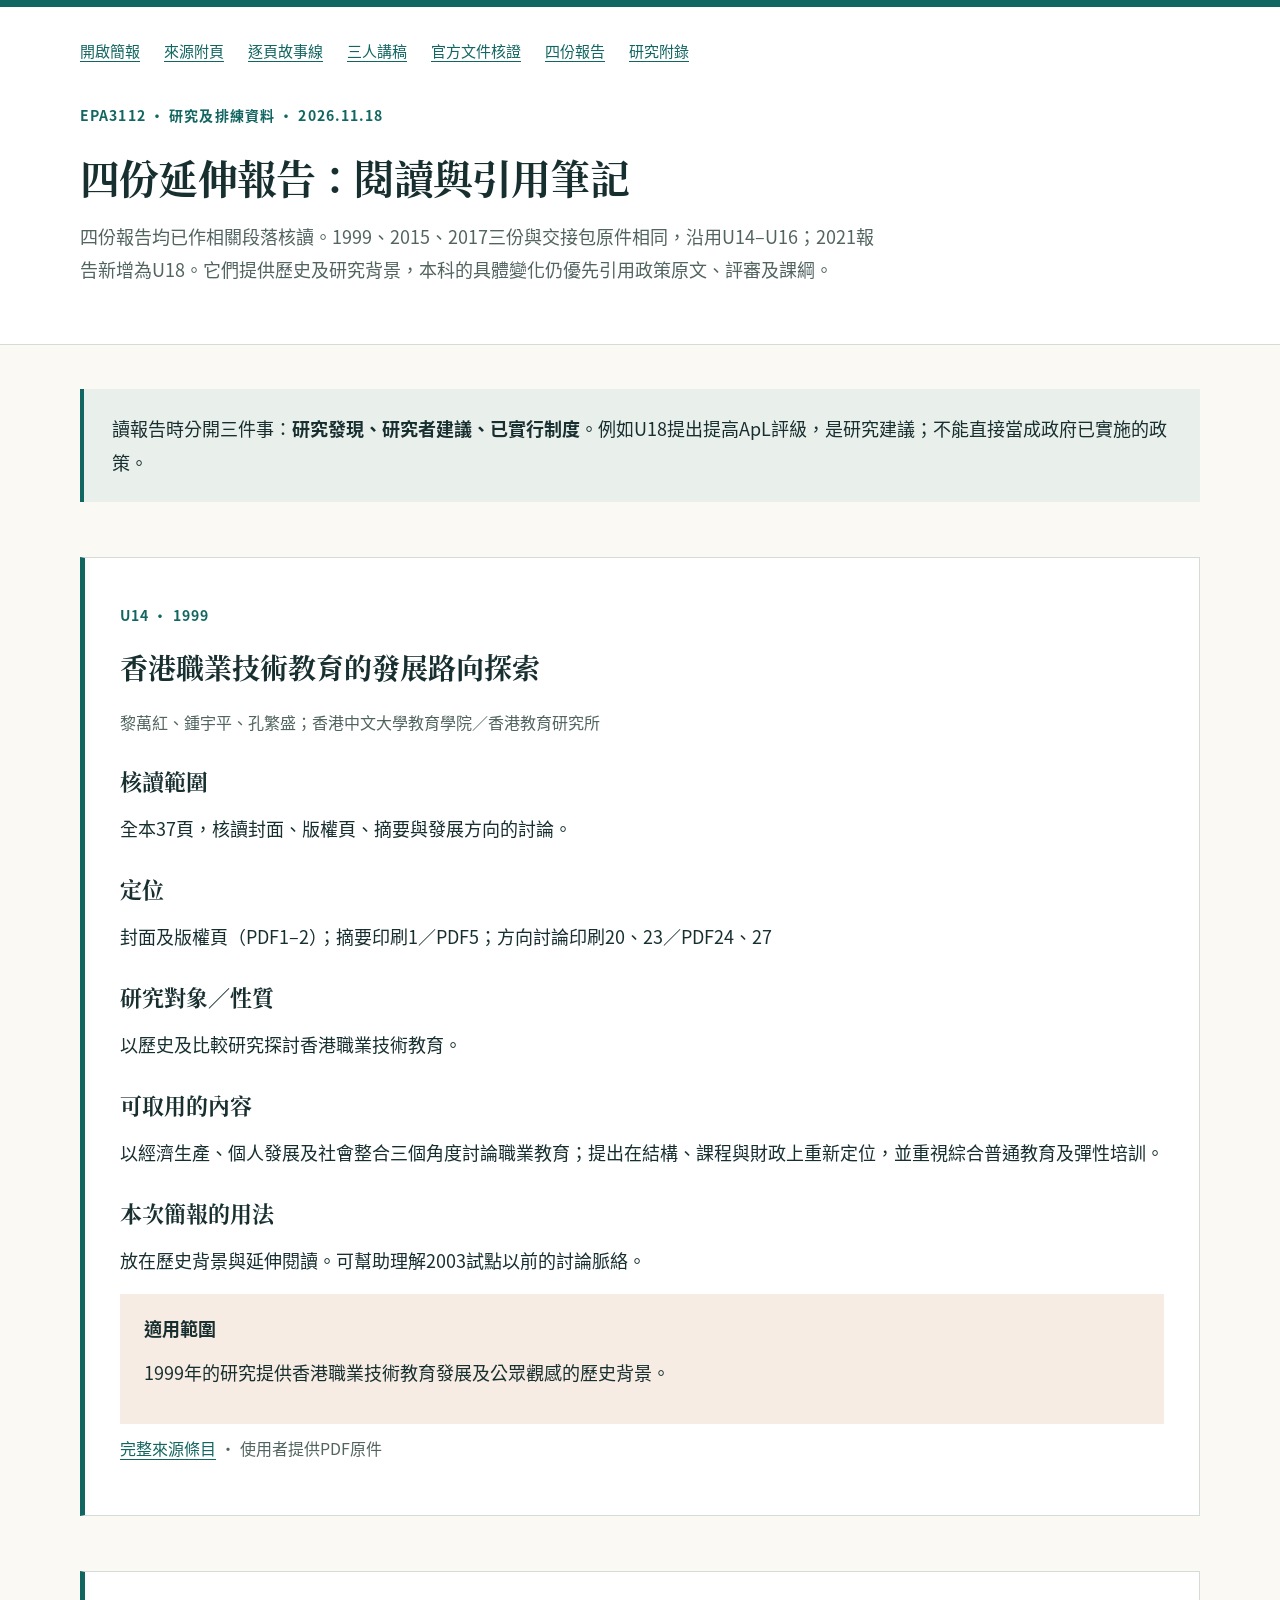
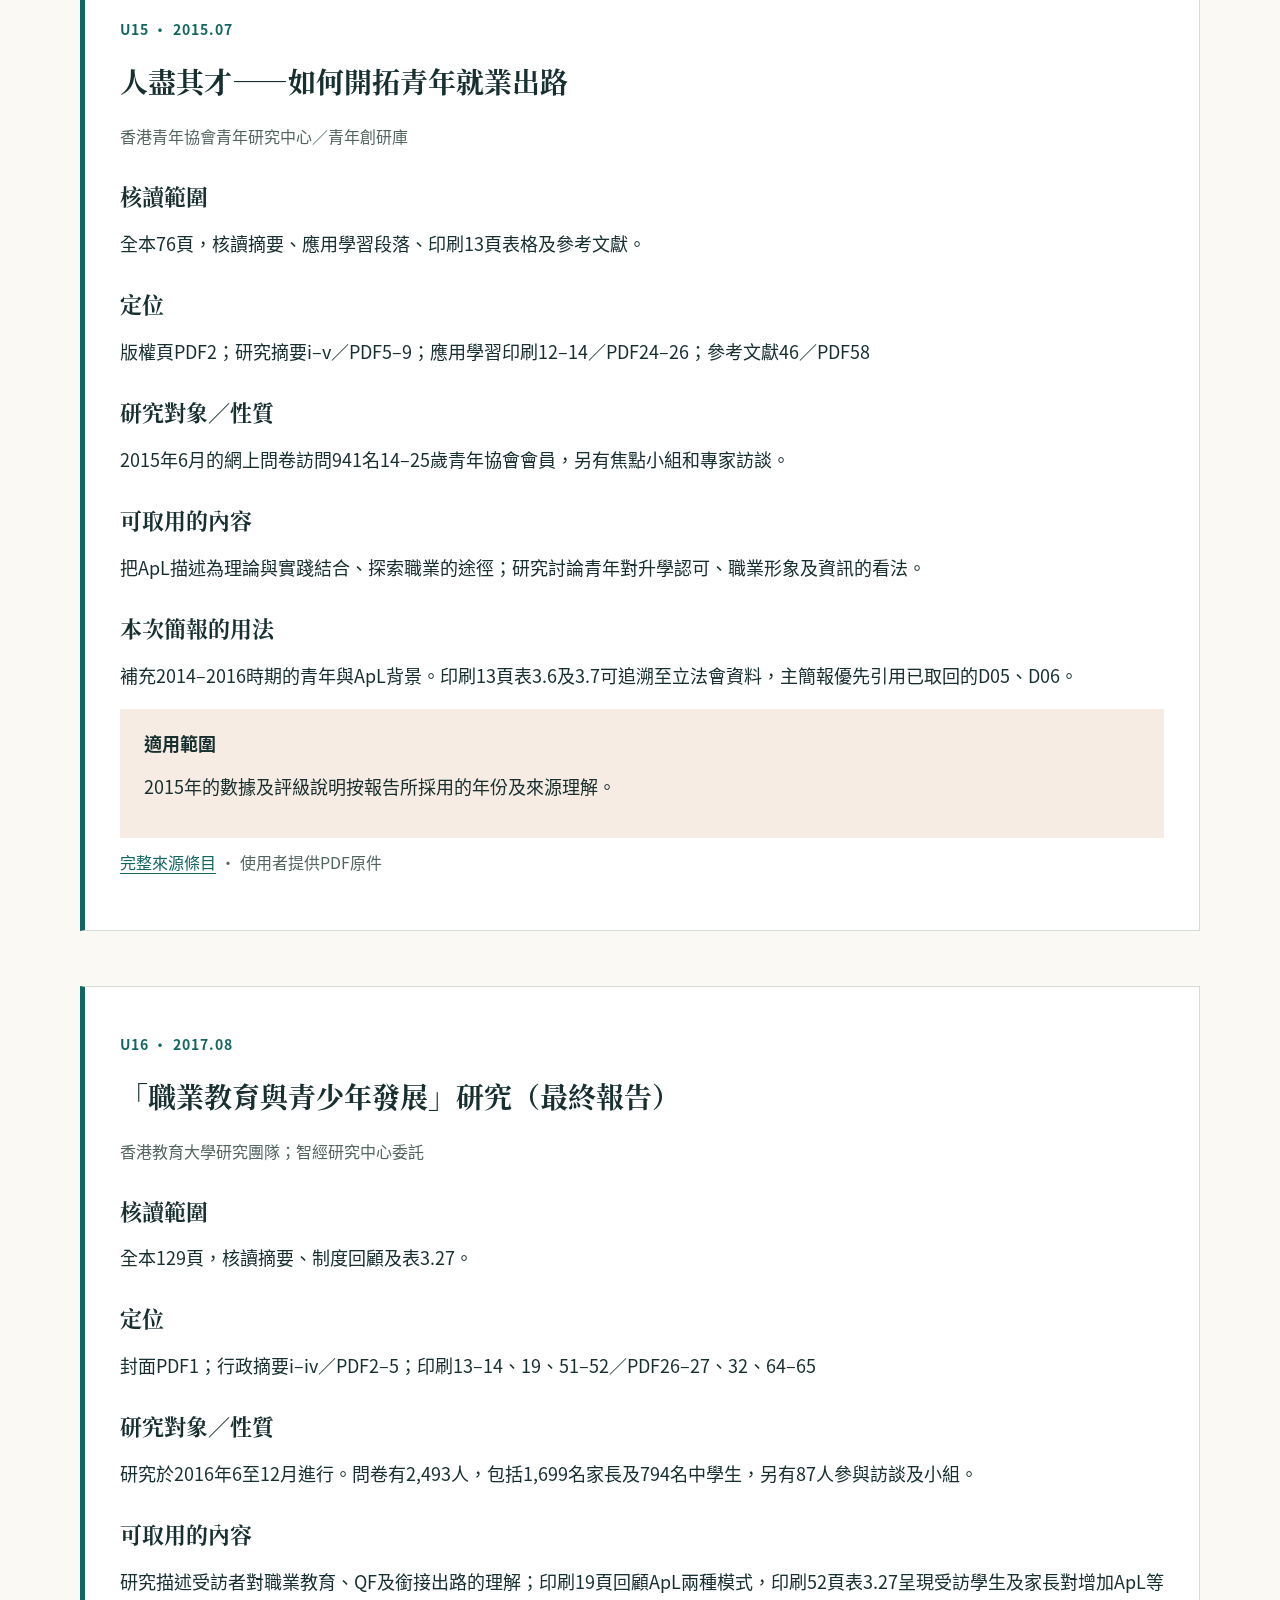
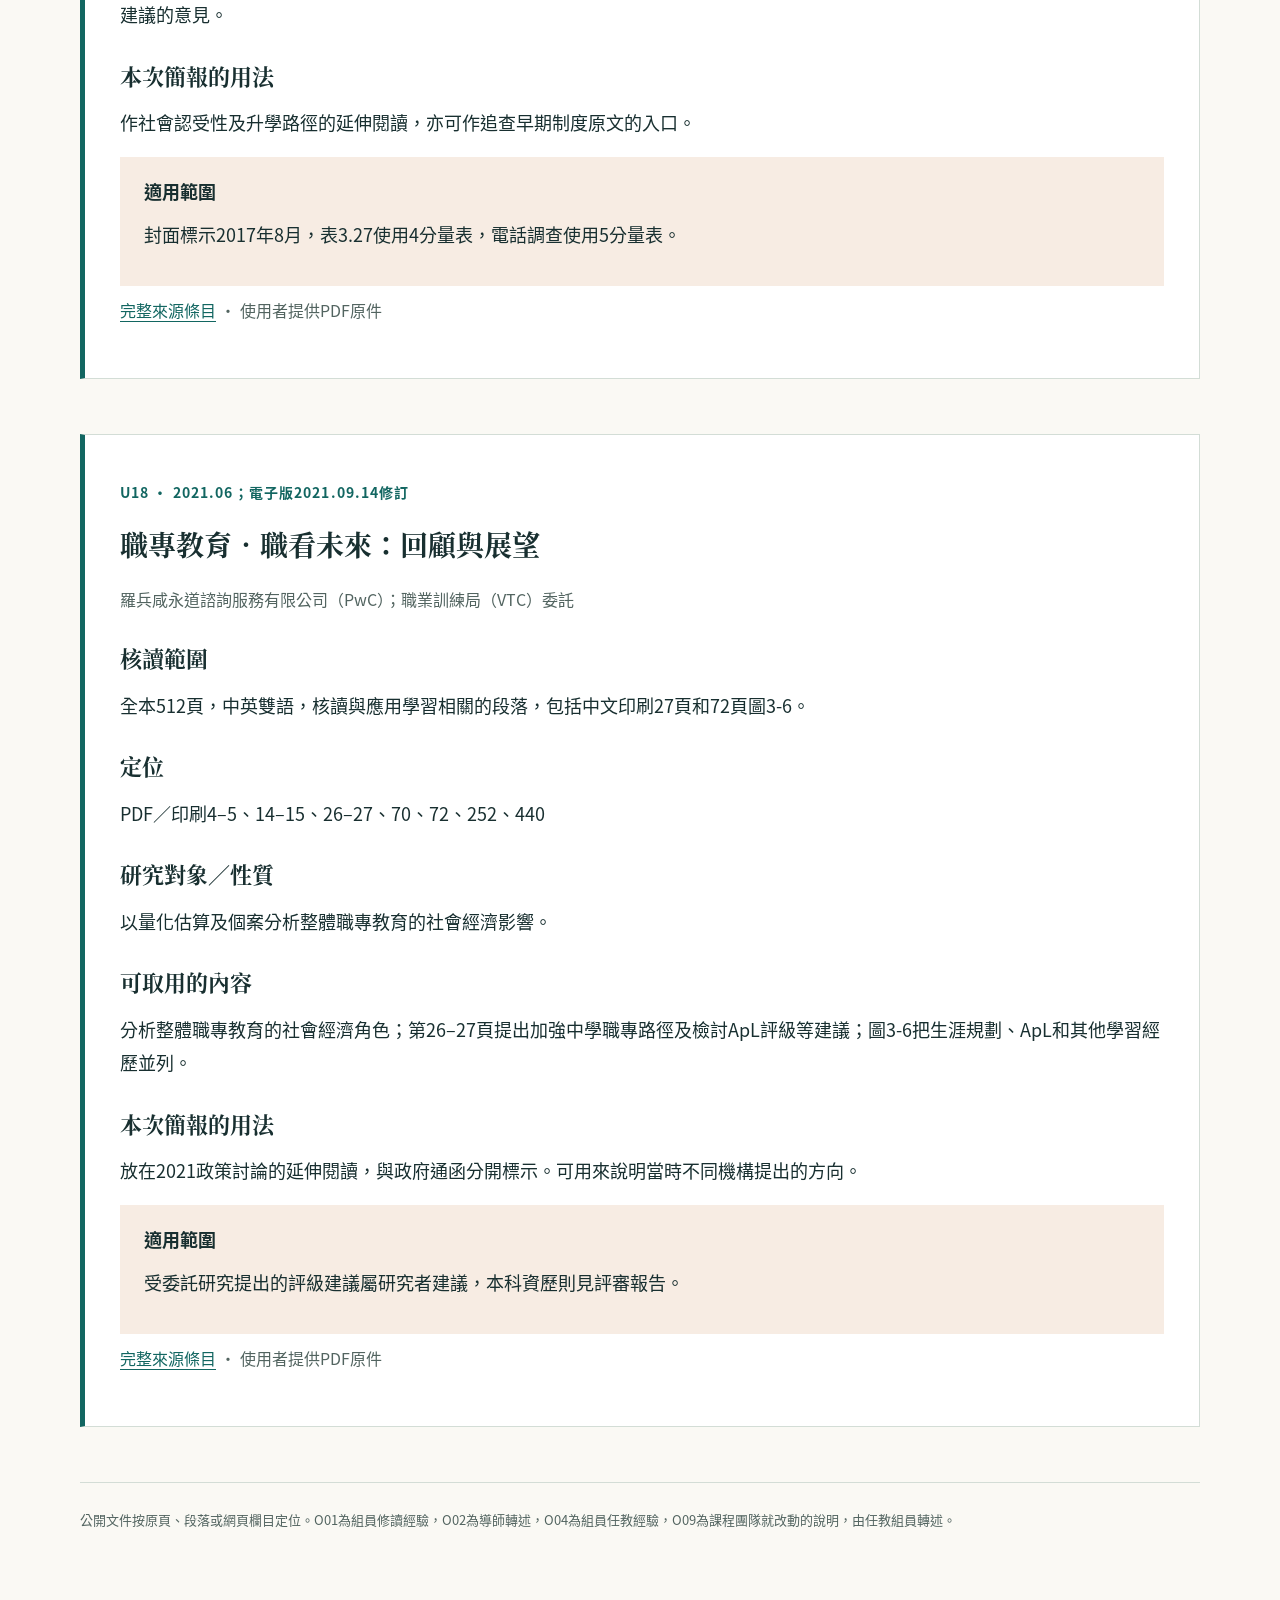
<file: report-review.html>
<!DOCTYPE html><html lang="zh-Hant"><head><meta charset="utf-8"><meta name="viewport" content="width=device-width,initial-scale=1"><title>四份延伸報告：閱讀與引用筆記｜EPA3112</title><link rel="stylesheet" href="reader.css"><link rel="stylesheet" href="heading-font.css"></head><body><header><nav><a href="index.html">開啟簡報</a><a href="index.html#/16">來源附頁</a><a href="storyline.html">逐頁故事線</a><a href="speaker-notes.html">三人講稿</a><a href="official-research.html">官方文件核證</a><a href="report-review.html">四份報告</a><a href="appendix.html">研究附錄</a></nav><p class="eyebrow">EPA3112 · 研究及排練資料 · 2026.11.18</p><h1>四份延伸報告：閱讀與引用筆記</h1><p class="intro">四份報告均已作相關段落核讀。1999、2015、2017三份與交接包原件相同，沿用U14–U16；2021報告新增為U18。它們提供歷史及研究背景，本科的具體變化仍優先引用政策原文、評審及課綱。</p></header><main><section class="callout">讀報告時分開三件事：<strong>研究發現、研究者建議、已實行制度</strong>。例如U18提出提高ApL評級，是研究建議；不能直接當成政府已實施的政策。</section><section class="report" id="report-U14"><p class="eyebrow">U14 · 1999</p><h2>香港職業技術教育的發展路向探索</h2><p class="meta">黎萬紅、鍾宇平、孔繁盛；香港中文大學教育學院／香港教育研究所</p><h3>核讀範圍</h3><p>全本37頁，核讀封面、版權頁、摘要與發展方向的討論。</p><h3>定位</h3><p>封面及版權頁（PDF1–2）；摘要印刷1／PDF5；方向討論印刷20、23／PDF24、27</p><h3>研究對象／性質</h3><p>以歷史及比較研究探討香港職業技術教育。</p><h3>可取用的內容</h3><p>以經濟生產、個人發展及社會整合三個角度討論職業教育；提出在結構、課程與財政上重新定位，並重視綜合普通教育及彈性培訓。</p><h3>本次簡報的用法</h3><p>放在歷史背景與延伸閱讀。可幫助理解2003試點以前的討論脈絡。</p><div class="limit"><strong>適用範圍</strong><p>1999年的研究提供香港職業技術教育發展及公眾觀感的歷史背景。</p></div><p class="meta"><a href="appendix.html#U14">完整來源條目</a> · 使用者提供PDF原件</p></section><section class="report" id="report-U15"><p class="eyebrow">U15 · 2015.07</p><h2>人盡其才——如何開拓青年就業出路</h2><p class="meta">香港青年協會青年研究中心／青年創研庫</p><h3>核讀範圍</h3><p>全本76頁，核讀摘要、應用學習段落、印刷13頁表格及參考文獻。</p><h3>定位</h3><p>版權頁PDF2；研究摘要i–v／PDF5–9；應用學習印刷12–14／PDF24–26；參考文獻46／PDF58</p><h3>研究對象／性質</h3><p>2015年6月的網上問卷訪問941名14–25歲青年協會會員，另有焦點小組和專家訪談。</p><h3>可取用的內容</h3><p>把ApL描述為理論與實踐結合、探索職業的途徑；研究討論青年對升學認可、職業形象及資訊的看法。</p><h3>本次簡報的用法</h3><p>補充2014–2016時期的青年與ApL背景。印刷13頁表3.6及3.7可追溯至立法會資料，主簡報優先引用已取回的D05、D06。</p><div class="limit"><strong>適用範圍</strong><p>2015年的數據及評級說明按報告所採用的年份及來源理解。</p></div><p class="meta"><a href="appendix.html#U15">完整來源條目</a> · 使用者提供PDF原件</p></section><section class="report" id="report-U16"><p class="eyebrow">U16 · 2017.08</p><h2>「職業教育與青少年發展」研究（最終報告）</h2><p class="meta">香港教育大學研究團隊；智經研究中心委託</p><h3>核讀範圍</h3><p>全本129頁，核讀摘要、制度回顧及表3.27。</p><h3>定位</h3><p>封面PDF1；行政摘要i–iv／PDF2–5；印刷13–14、19、51–52／PDF26–27、32、64–65</p><h3>研究對象／性質</h3><p>研究於2016年6至12月進行。問卷有2,493人，包括1,699名家長及794名中學生，另有87人參與訪談及小組。</p><h3>可取用的內容</h3><p>研究描述受訪者對職業教育、QF及銜接出路的理解；印刷19頁回顧ApL兩種模式，印刷52頁表3.27呈現受訪學生及家長對增加ApL等建議的意見。</p><h3>本次簡報的用法</h3><p>作社會認受性及升學路徑的延伸閱讀，亦可作追查早期制度原文的入口。</p><div class="limit"><strong>適用範圍</strong><p>封面標示2017年8月，表3.27使用4分量表，電話調查使用5分量表。</p></div><p class="meta"><a href="appendix.html#U16">完整來源條目</a> · 使用者提供PDF原件</p></section><section class="report" id="report-U18"><p class="eyebrow">U18 · 2021.06；電子版2021.09.14修訂</p><h2>職專教育．職看未來：回顧與展望</h2><p class="meta">羅兵咸永道諮詢服務有限公司（PwC）；職業訓練局（VTC）委託</p><h3>核讀範圍</h3><p>全本512頁，中英雙語，核讀與應用學習相關的段落，包括中文印刷27頁和72頁圖3-6。</p><h3>定位</h3><p>PDF／印刷4–5、14–15、26–27、70、72、252、440</p><h3>研究對象／性質</h3><p>以量化估算及個案分析整體職專教育的社會經濟影響。</p><h3>可取用的內容</h3><p>分析整體職專教育的社會經濟角色；第26–27頁提出加強中學職專路徑及檢討ApL評級等建議；圖3-6把生涯規劃、ApL和其他學習經歷並列。</p><h3>本次簡報的用法</h3><p>放在2021政策討論的延伸閱讀，與政府通函分開標示。可用來說明當時不同機構提出的方向。</p><div class="limit"><strong>適用範圍</strong><p>受委託研究提出的評級建議屬研究者建議，本科資歷則見評審報告。</p></div><p class="meta"><a href="appendix.html#U18">完整來源條目</a> · 使用者提供PDF原件</p></section><p class="page-footer">公開文件按原頁、段落或網頁欄目定位。O01為組員修讀經驗，O02為導師轉述，O04為組員任教經驗，O09為課程團隊就改動的說明，由任教組員轉述。</p></main><script>function revealHash(){const d=document.getElementById(decodeURIComponent(location.hash.slice(1)));if(d&&d.tagName==="DETAILS")d.open=true;}addEventListener("hashchange",revealHash);revealHash();</script></body></html>
</file>
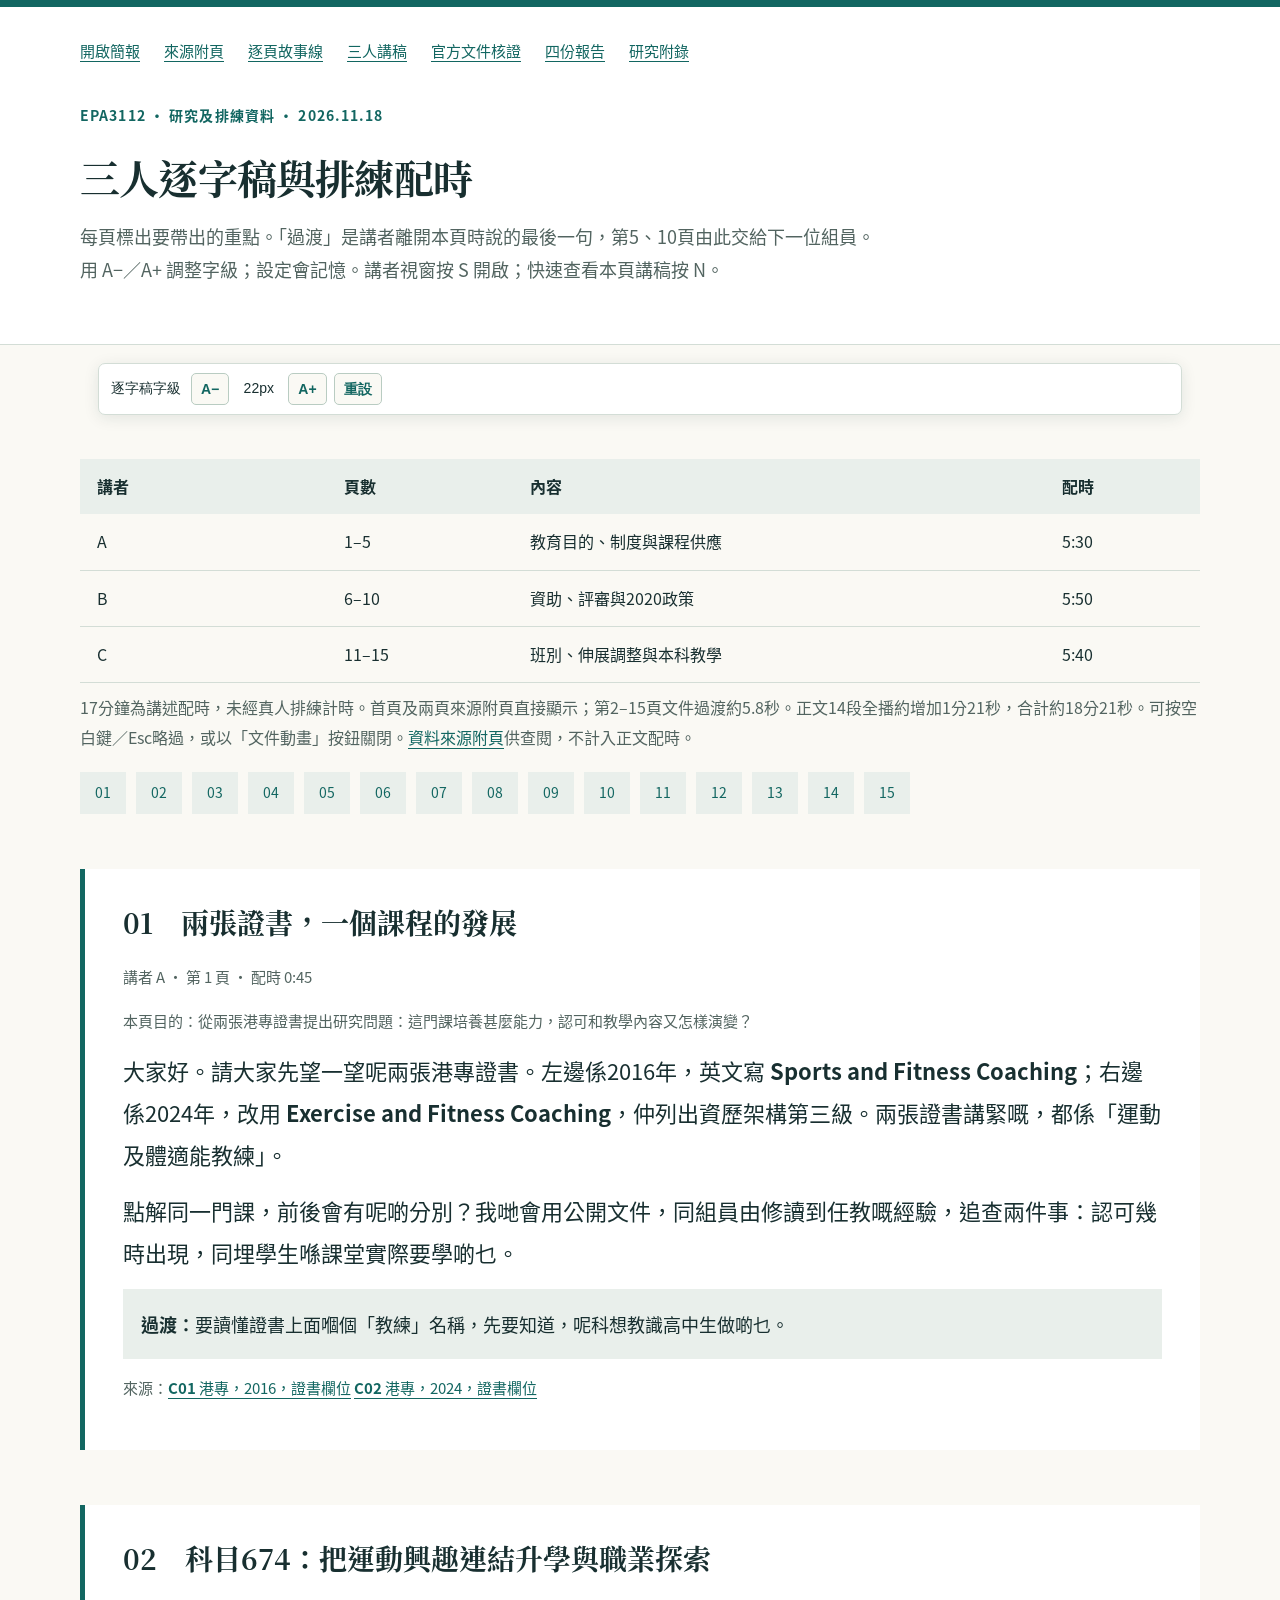
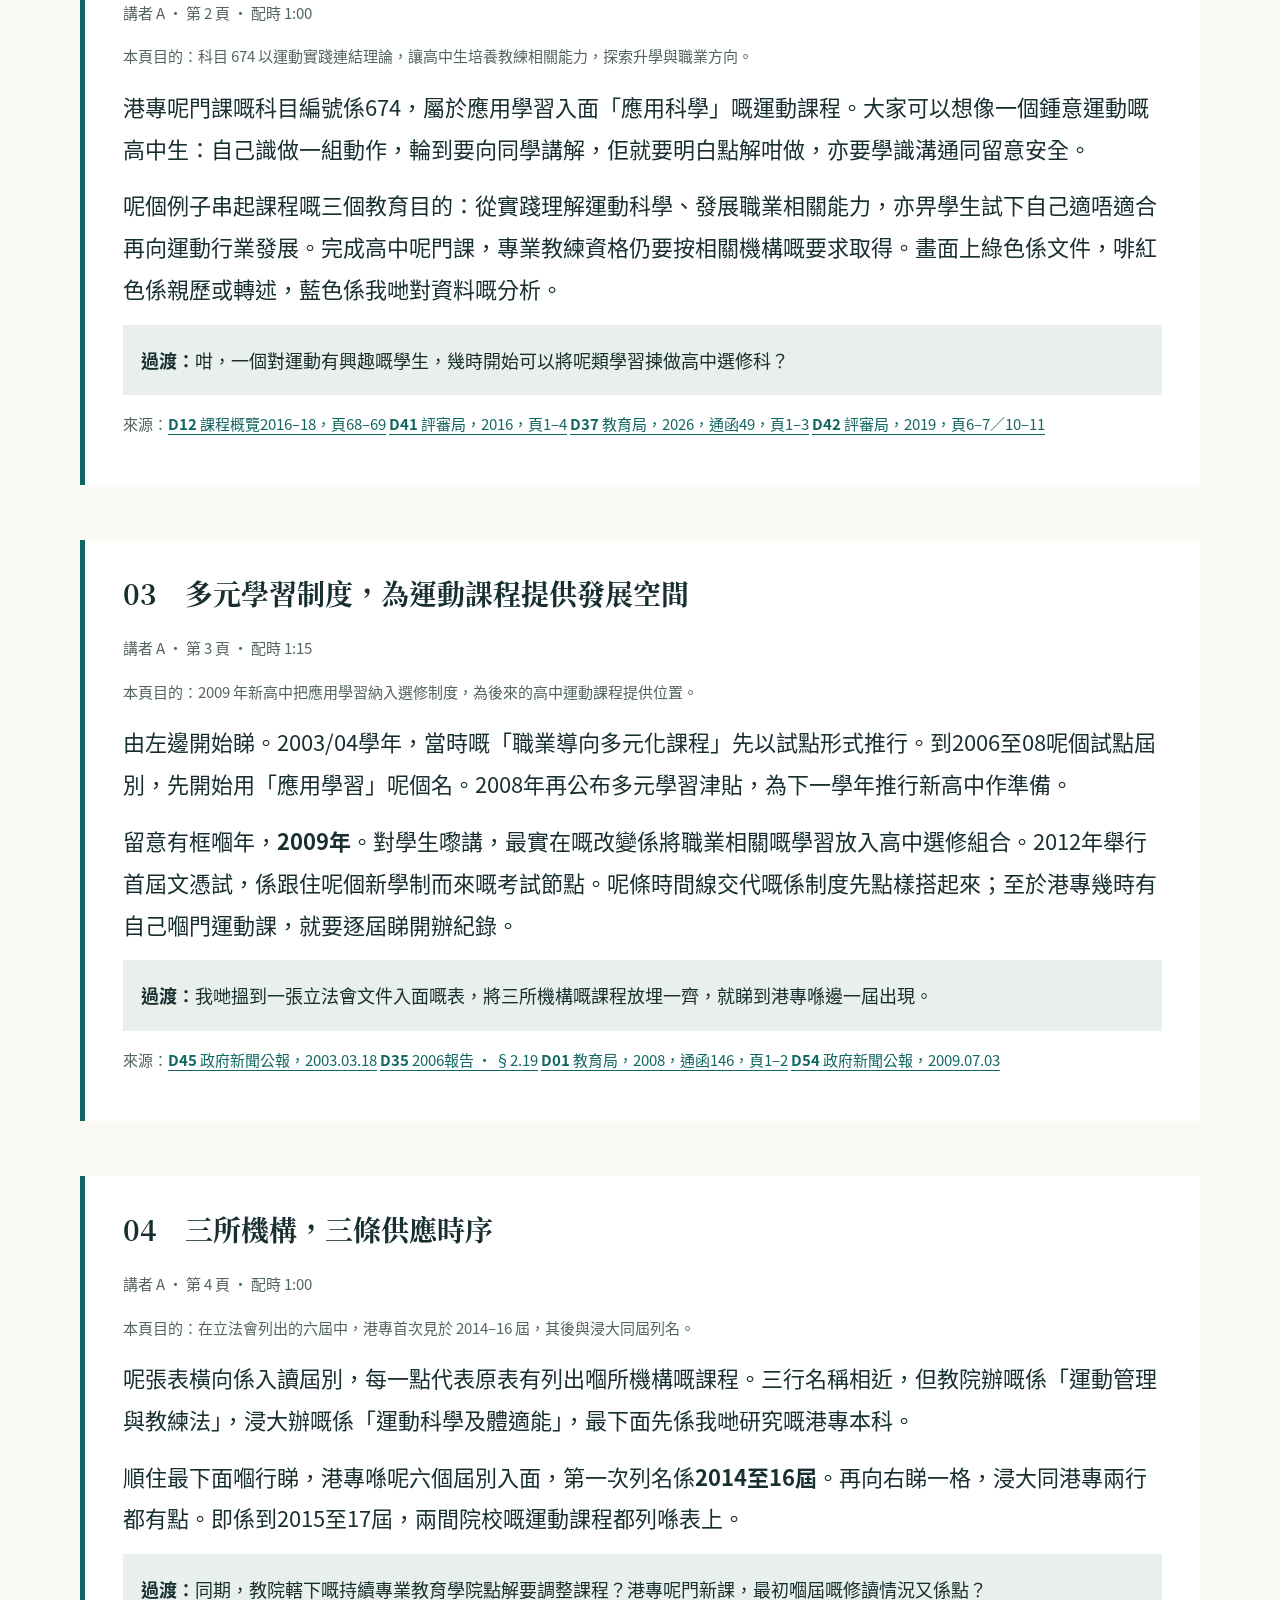
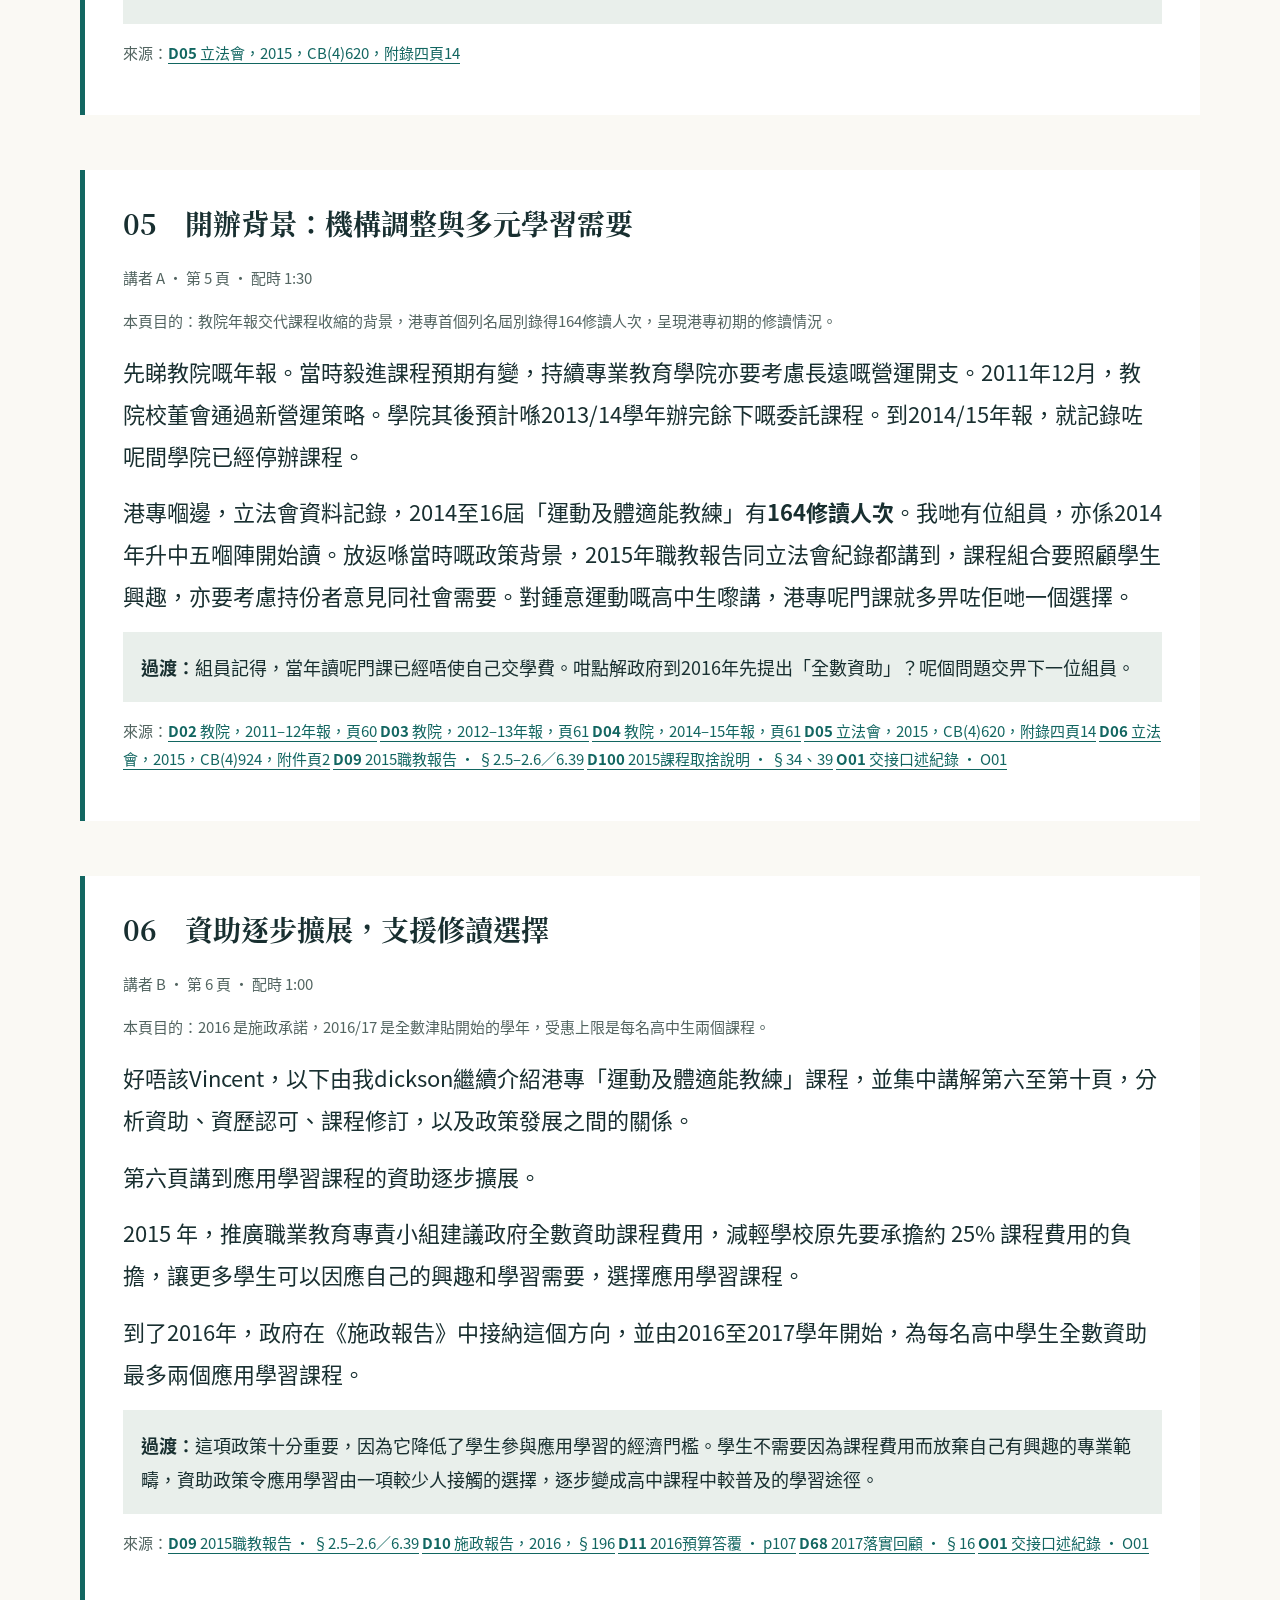
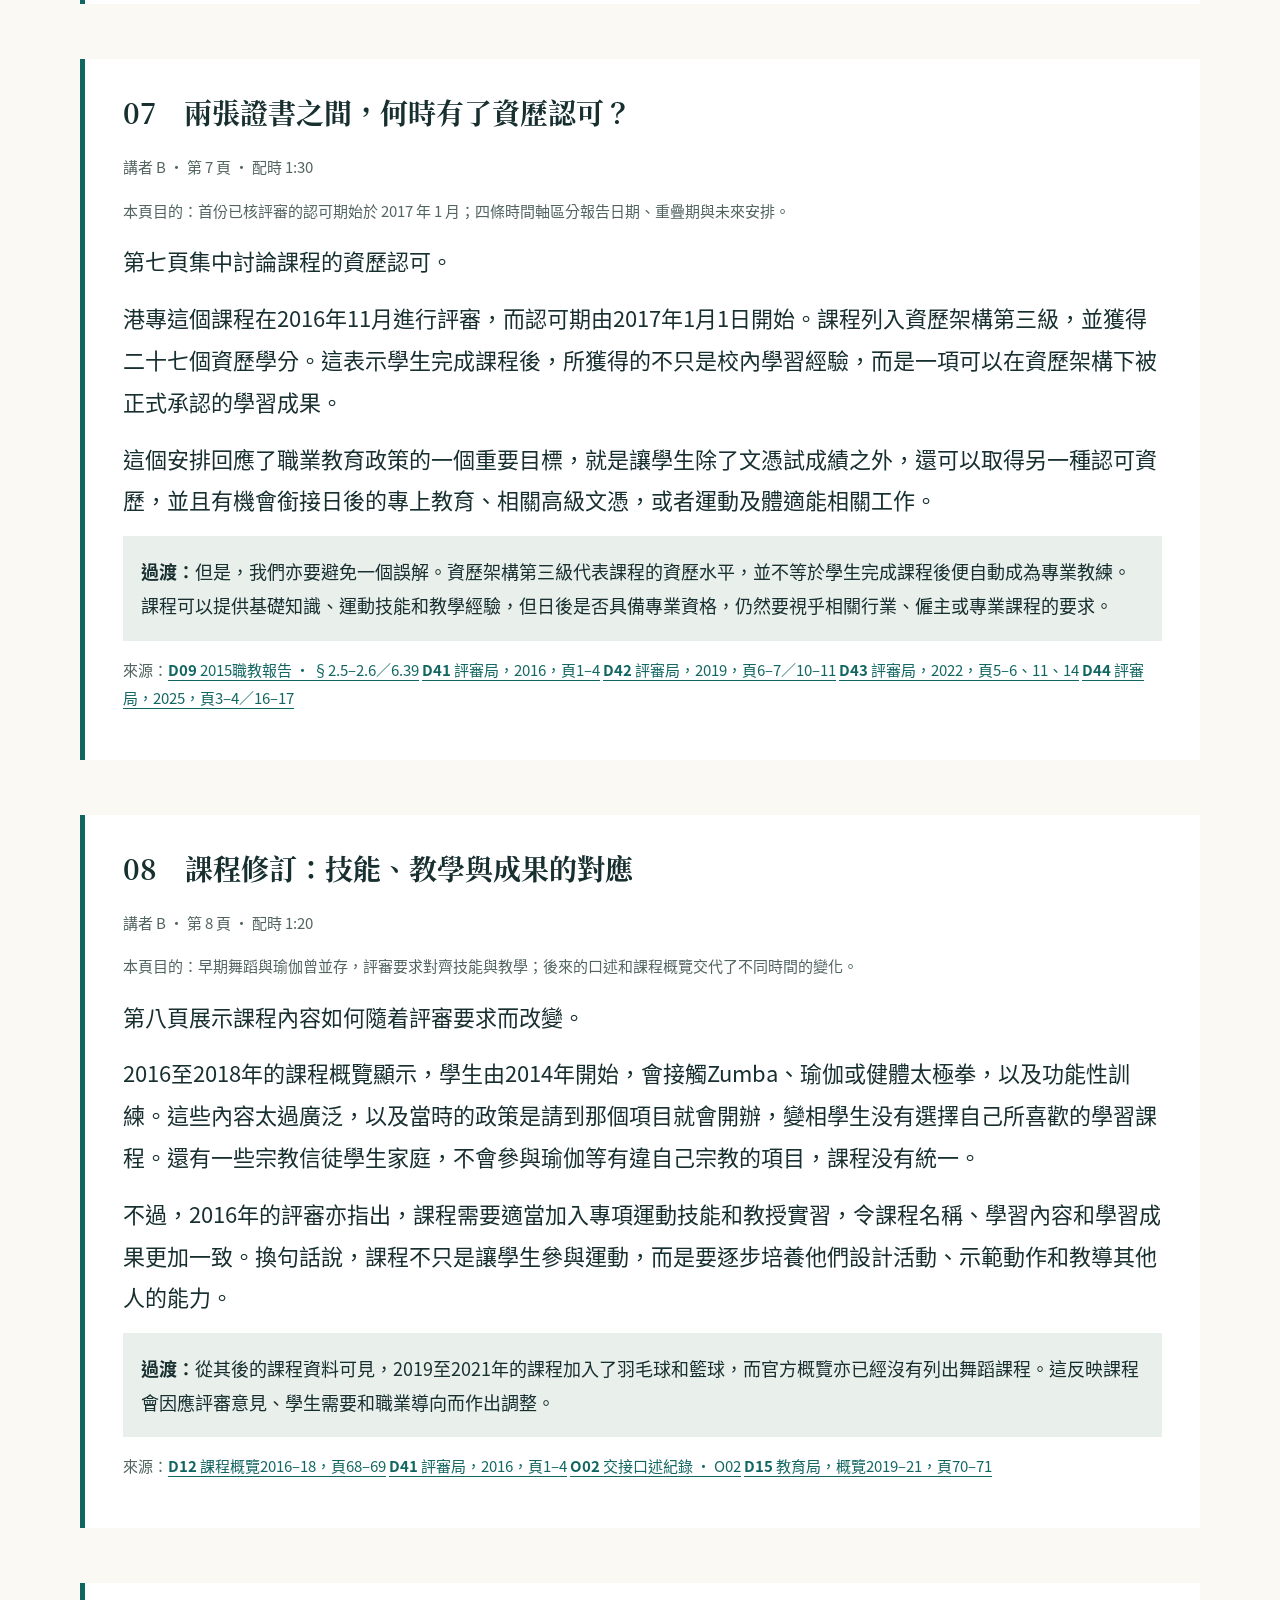
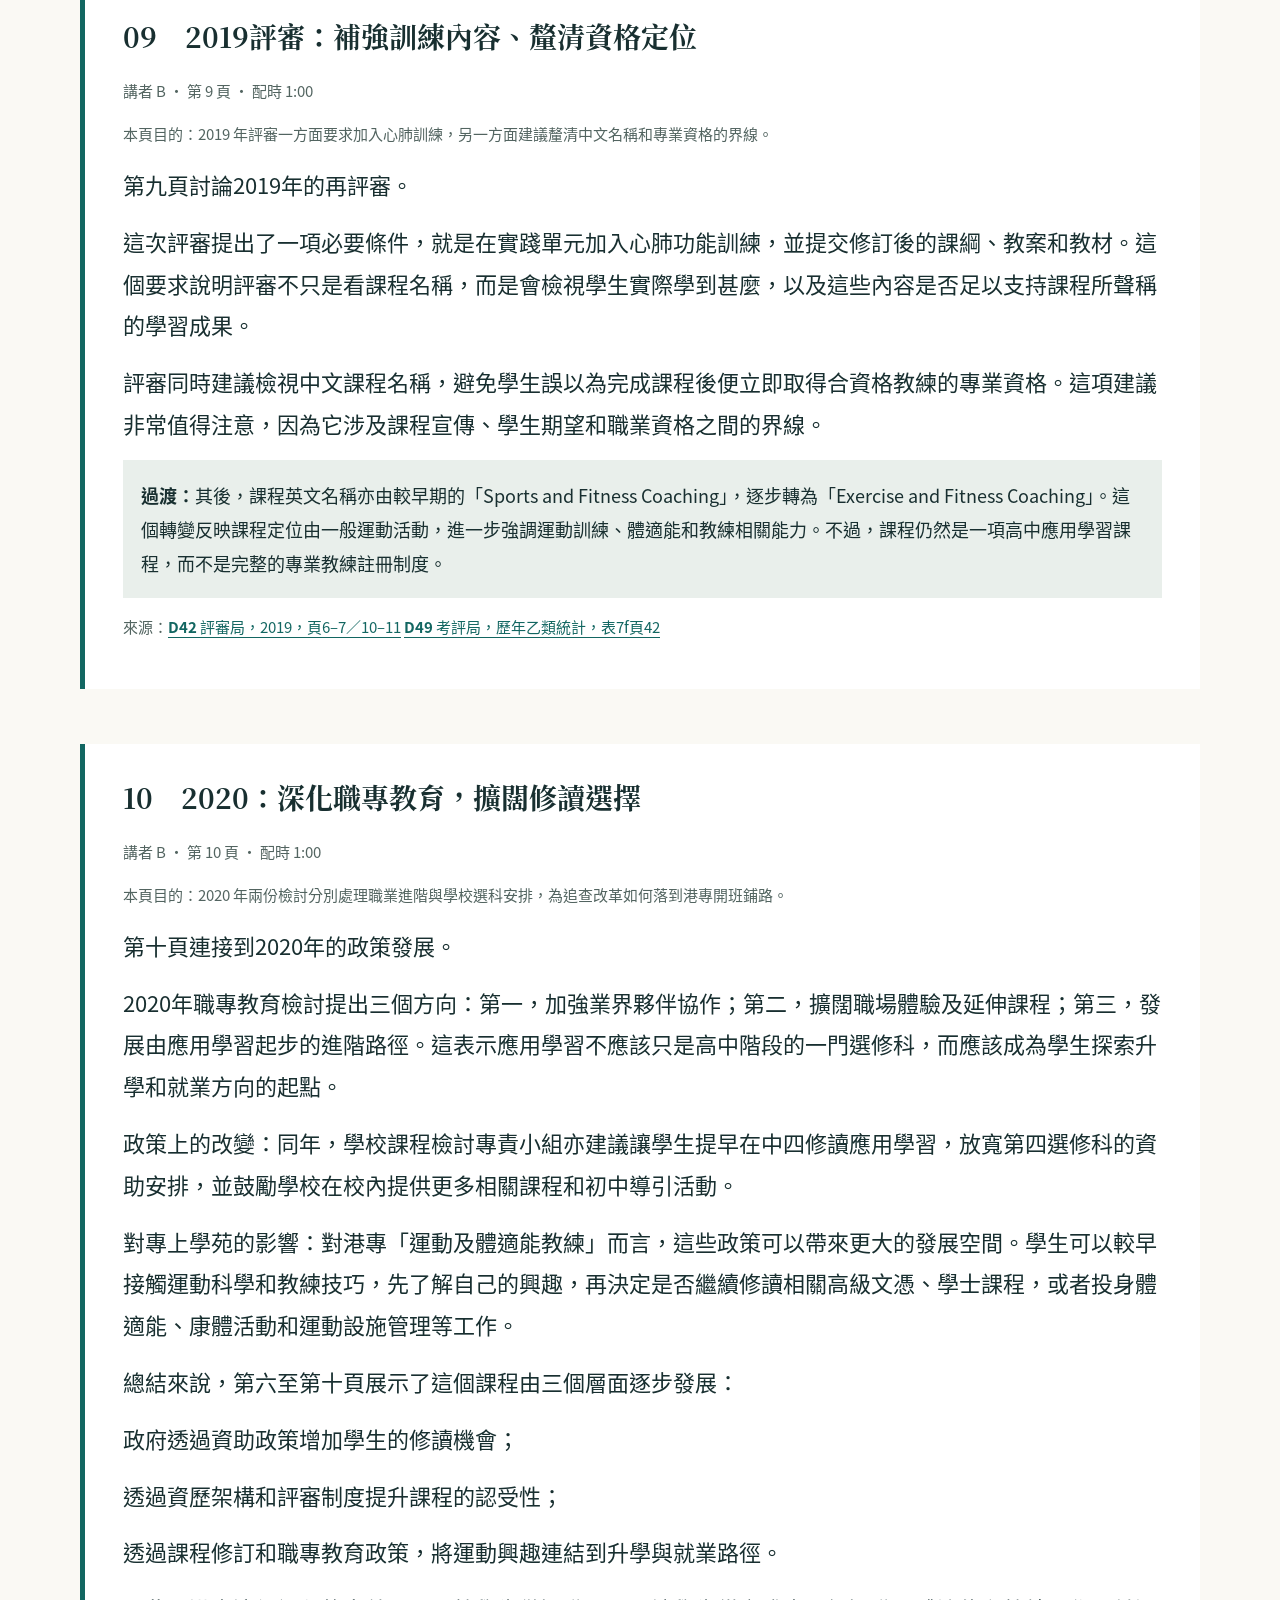
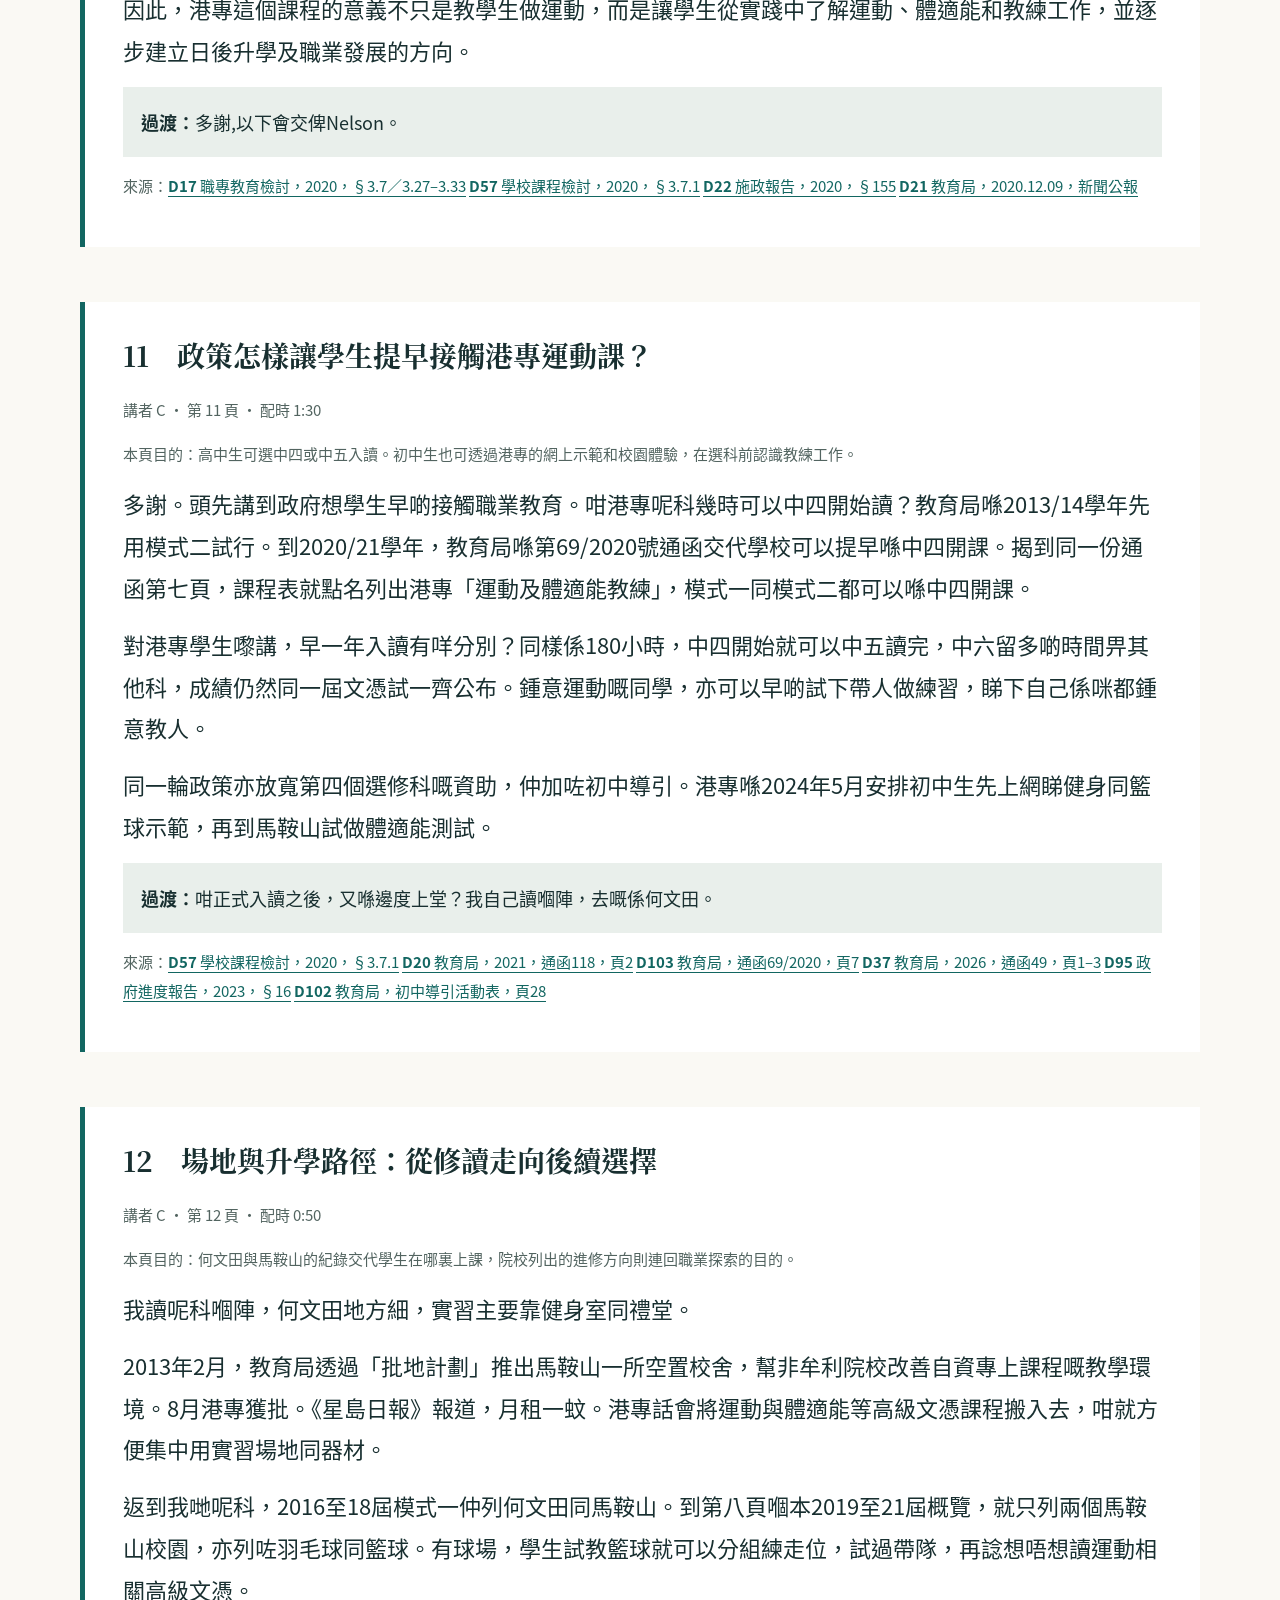
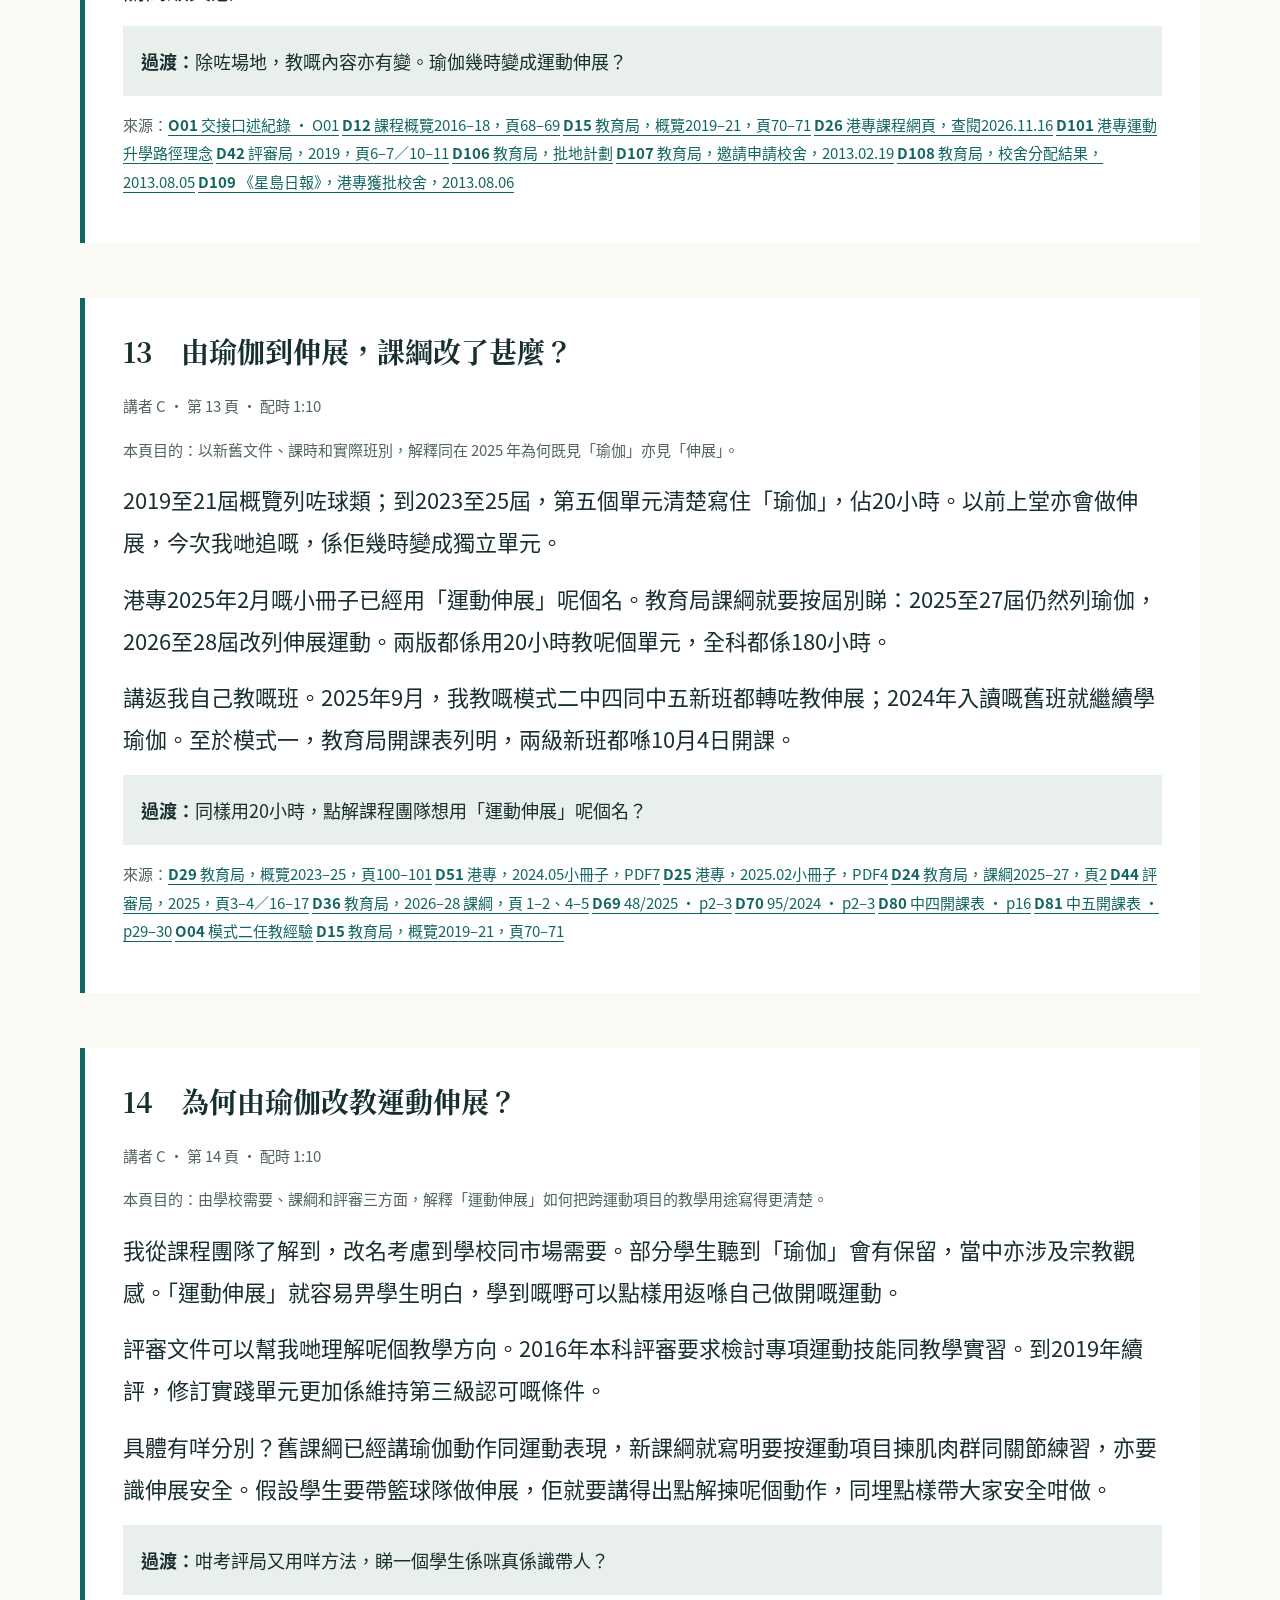
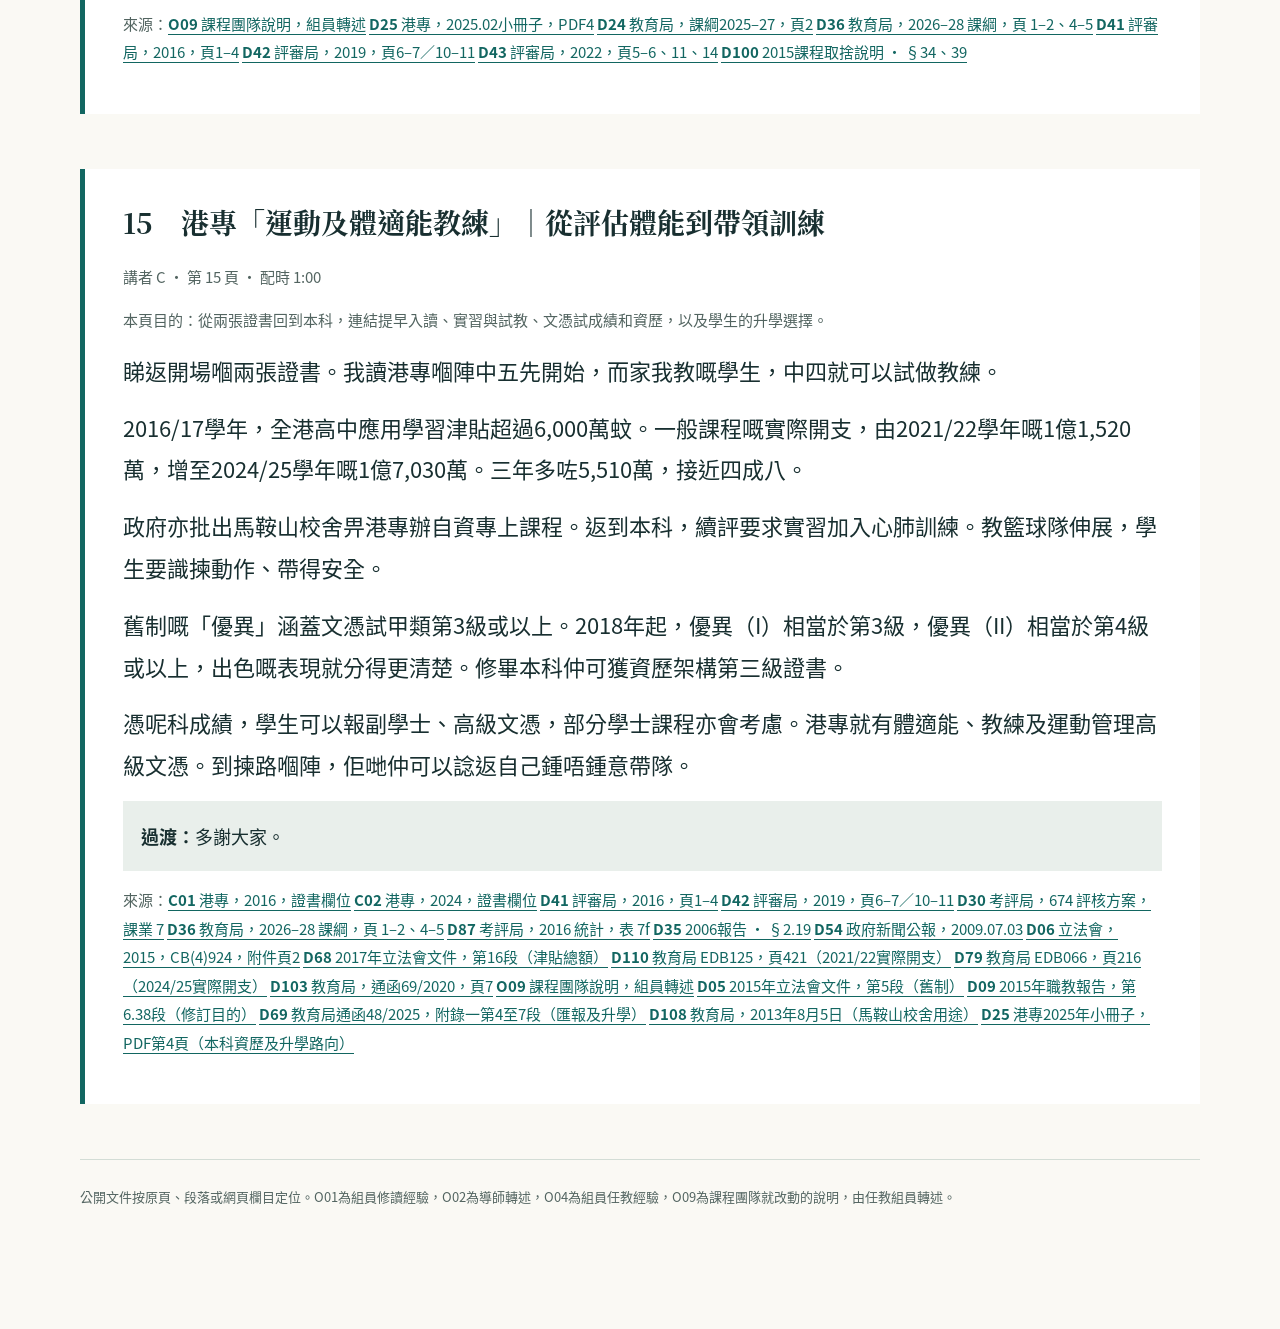
<file: speaker-notes.html>
<!DOCTYPE html><html lang="zh-Hant"><head><meta charset="utf-8"><meta name="viewport" content="width=device-width,initial-scale=1"><title>三人逐字稿與排練配時｜EPA3112</title><link rel="stylesheet" href="reader.css"><link rel="stylesheet" href="heading-font.css"></head><body><header><nav><a href="index.html">開啟簡報</a><a href="index.html#/16">來源附頁</a><a href="storyline.html">逐頁故事線</a><a href="speaker-notes.html">三人講稿</a><a href="official-research.html">官方文件核證</a><a href="report-review.html">四份報告</a><a href="appendix.html">研究附錄</a></nav><p class="eyebrow">EPA3112 · 研究及排練資料 · 2026.11.18</p><h1>三人逐字稿與排練配時</h1><p class="intro">每頁標出要帶出的重點。「過渡」是講者離開本頁時說的最後一句，第5、10頁由此交給下一位組員。用 A−／A+ 調整字級；設定會記憶。講者視窗按 S 開啟；快速查看本頁講稿按 N。</p></header><div class="reader-notes-controls" data-notes-controls></div><main><section><table><thead><tr><th>講者</th><th>頁數</th><th>內容</th><th>配時</th></tr></thead><tbody><tr><td>A</td><td>1–5</td><td>教育目的、制度與課程供應</td><td>5:30</td></tr><tr><td>B</td><td>6–10</td><td>資助、評審與2020政策</td><td>5:50</td></tr><tr><td>C</td><td>11–15</td><td>班別、伸展調整與本科教學</td><td>5:40</td></tr></tbody></table><p class="meta">17分鐘為講述配時，未經真人排練計時。首頁及兩頁來源附頁直接顯示；第2–15頁文件過渡約5.8秒。正文14段全播約增加1分21秒，合計約18分21秒。可按空白鍵／Esc略過，或以「文件動畫」按鈕關閉。<a href="index.html#/16">資料來源附頁</a>供查閱，不計入正文配時。</p><div class="mini-toc"><a href="#slide-1">01</a><a href="#slide-2">02</a><a href="#slide-3">03</a><a href="#slide-4">04</a><a href="#slide-5">05</a><a href="#slide-6">06</a><a href="#slide-7">07</a><a href="#slide-8">08</a><a href="#slide-9">09</a><a href="#slide-10">10</a><a href="#slide-11">11</a><a href="#slide-12">12</a><a href="#slide-13">13</a><a href="#slide-14">14</a><a href="#slide-15">15</a></div></section><section class="notes-section" id="slide-1"><h2>01　兩張證書，一個課程的發展</h2><p class="note-meta">講者 A · 第 1 頁 · 配時 0:45</p><p class="note-purpose">本頁目的：從兩張港專證書提出研究問題：這門課培養甚麼能力，認可和教學內容又怎樣演變？</p><p>大家好。請大家先望一望呢兩張港專證書。左邊係2016年，英文寫 <strong>Sports and Fitness Coaching</strong>；右邊係2024年，改用 <strong>Exercise and Fitness Coaching</strong>，仲列出資歷架構第三級。兩張證書講緊嘅，都係「運動及體適能教練」。</p><p>點解同一門課，前後會有呢啲分別？我哋會用公開文件，同組員由修讀到任教嘅經驗，追查兩件事：認可幾時出現，同埋學生喺課堂實際要學啲乜。</p><p class="transition"><strong>過渡：</strong>要讀懂證書上面嗰個「教練」名稱，先要知道，呢科想教識高中生做啲乜。</p><p class="note-ref">來源：<a href="appendix.html#C01" target="_blank" rel="noopener"><b>C01</b> 港專，2016，證書欄位</a> <a href="appendix.html#C02" target="_blank" rel="noopener"><b>C02</b> 港專，2024，證書欄位</a></p></section><section class="notes-section" id="slide-2"><h2>02　科目674：把運動興趣連結升學與職業探索</h2><p class="note-meta">講者 A · 第 2 頁 · 配時 1:00</p><p class="note-purpose">本頁目的：科目 674 以運動實踐連結理論，讓高中生培養教練相關能力，探索升學與職業方向。</p><p>港專呢門課嘅科目編號係674，屬於應用學習入面「應用科學」嘅運動課程。大家可以想像一個鍾意運動嘅高中生：自己識做一組動作，輪到要向同學講解，佢就要明白點解咁做，亦要學識溝通同留意安全。</p><p>呢個例子串起課程嘅三個教育目的：從實踐理解運動科學、發展職業相關能力，亦畀學生試下自己適唔適合再向運動行業發展。完成高中呢門課，專業教練資格仍要按相關機構嘅要求取得。畫面上綠色係文件，啡紅色係親歷或轉述，藍色係我哋對資料嘅分析。</p><p class="transition"><strong>過渡：</strong>咁，一個對運動有興趣嘅學生，幾時開始可以將呢類學習揀做高中選修科？</p><p class="note-ref">來源：<a href="appendix.html#D12" target="_blank" rel="noopener"><b>D12</b> 課程概覽2016–18，頁68–69</a> <a href="appendix.html#D41" target="_blank" rel="noopener"><b>D41</b> 評審局，2016，頁1–4</a> <a href="appendix.html#D37" target="_blank" rel="noopener"><b>D37</b> 教育局，2026，通函49，頁1–3</a> <a href="appendix.html#D42" target="_blank" rel="noopener"><b>D42</b> 評審局，2019，頁6–7／10–11</a></p></section><section class="notes-section" id="slide-3"><h2>03　多元學習制度，為運動課程提供發展空間</h2><p class="note-meta">講者 A · 第 3 頁 · 配時 1:15</p><p class="note-purpose">本頁目的：2009 年新高中把應用學習納入選修制度，為後來的高中運動課程提供位置。</p><p>由左邊開始睇。2003/04學年，當時嘅「職業導向多元化課程」先以試點形式推行。到2006至08呢個試點屆別，先開始用「應用學習」呢個名。2008年再公布多元學習津貼，為下一學年推行新高中作準備。</p><p>留意有框嗰年，<strong>2009年</strong>。對學生嚟講，最實在嘅改變係將職業相關嘅學習放入高中選修組合。2012年舉行首屆文憑試，係跟住呢個新學制而來嘅考試節點。呢條時間線交代嘅係制度先點樣搭起來；至於港專幾時有自己嗰門運動課，就要逐屆睇開辦紀錄。</p><p class="transition"><strong>過渡：</strong>我哋搵到一張立法會文件入面嘅表，將三所機構嘅課程放埋一齊，就睇到港專喺邊一屆出現。</p><p class="note-ref">來源：<a href="appendix.html#D45" target="_blank" rel="noopener"><b>D45</b> 政府新聞公報，2003.03.18</a> <a href="appendix.html#D35" target="_blank" rel="noopener"><b>D35</b> 2006報告 · §2.19</a> <a href="appendix.html#D01" target="_blank" rel="noopener"><b>D01</b> 教育局，2008，通函146，頁1–2</a> <a href="appendix.html#D54" target="_blank" rel="noopener"><b>D54</b> 政府新聞公報，2009.07.03</a></p></section><section class="notes-section" id="slide-4"><h2>04　三所機構，三條供應時序</h2><p class="note-meta">講者 A · 第 4 頁 · 配時 1:00</p><p class="note-purpose">本頁目的：在立法會列出的六屆中，港專首次見於 2014–16 屆，其後與浸大同屆列名。</p><p>呢張表橫向係入讀屆別，每一點代表原表有列出嗰所機構嘅課程。三行名稱相近，但教院辦嘅係「運動管理與教練法」，浸大辦嘅係「運動科學及體適能」，最下面先係我哋研究嘅港專本科。</p><p>順住最下面嗰行睇，港專喺呢六個屆別入面，第一次列名係<strong>2014至16屆</strong>。再向右睇一格，浸大同港專兩行都有點。即係到2015至17屆，兩間院校嘅運動課程都列喺表上。</p><p class="transition"><strong>過渡：</strong>同期，教院轄下嘅持續專業教育學院點解要調整課程？港專呢門新課，最初嗰屆嘅修讀情況又係點？</p><p class="note-ref">來源：<a href="appendix.html#D05" target="_blank" rel="noopener"><b>D05</b> 立法會，2015，CB(4)620，附錄四頁14</a></p></section><section class="notes-section" id="slide-5"><h2>05　開辦背景：機構調整與多元學習需要</h2><p class="note-meta">講者 A · 第 5 頁 · 配時 1:30</p><p class="note-purpose">本頁目的：教院年報交代課程收縮的背景，港專首個列名屆別錄得164修讀人次，呈現港專初期的修讀情況。</p><p>先睇教院嘅年報。當時毅進課程預期有變，持續專業教育學院亦要考慮長遠嘅營運開支。2011年12月，教院校董會通過新營運策略。學院其後預計喺2013/14學年辦完餘下嘅委託課程。到2014/15年報，就記錄咗呢間學院已經停辦課程。</p><p>港專嗰邊，立法會資料記錄，2014至16屆「運動及體適能教練」有<strong>164修讀人次</strong>。我哋有位組員，亦係2014年升中五嗰陣開始讀。放返喺當時嘅政策背景，2015年職教報告同立法會紀錄都講到，課程組合要照顧學生興趣，亦要考慮持份者意見同社會需要。對鍾意運動嘅高中生嚟講，港專呢門課就多畀咗佢哋一個選擇。</p><p class="transition"><strong>過渡：</strong>組員記得，當年讀呢門課已經唔使自己交學費。咁點解政府到2016年先提出「全數資助」？呢個問題交畀下一位組員。</p><p class="note-ref">來源：<a href="appendix.html#D02" target="_blank" rel="noopener"><b>D02</b> 教院，2011–12年報，頁60</a> <a href="appendix.html#D03" target="_blank" rel="noopener"><b>D03</b> 教院，2012–13年報，頁61</a> <a href="appendix.html#D04" target="_blank" rel="noopener"><b>D04</b> 教院，2014–15年報，頁61</a> <a href="appendix.html#D05" target="_blank" rel="noopener"><b>D05</b> 立法會，2015，CB(4)620，附錄四頁14</a> <a href="appendix.html#D06" target="_blank" rel="noopener"><b>D06</b> 立法會，2015，CB(4)924，附件頁2</a> <a href="appendix.html#D09" target="_blank" rel="noopener"><b>D09</b> 2015職教報告 · §2.5–2.6／6.39</a> <a href="appendix.html#D100" target="_blank" rel="noopener"><b>D100</b> 2015課程取捨說明 · §34、39</a> <a href="appendix.html#O01" target="_blank" rel="noopener"><b>O01</b> 交接口述紀錄 · O01</a></p></section><section class="notes-section" id="slide-6"><h2>06　資助逐步擴展，支援修讀選擇</h2><p class="note-meta">講者 B · 第 6 頁 · 配時 1:00</p><p class="note-purpose">本頁目的：2016 是施政承諾，2016/17 是全數津貼開始的學年，受惠上限是每名高中生兩個課程。</p><p>好唔該Vincent，以下由我dickson繼續介紹港專「運動及體適能教練」課程，並集中講解第六至第十頁，分析資助、資歷認可、課程修訂，以及政策發展之間的關係。</p><p>第六頁講到應用學習課程的資助逐步擴展。</p><p>2015 年，推廣職業教育專責小組建議政府全數資助課程費用，減輕學校原先要承擔約 25% 課程費用的負擔，讓更多學生可以因應自己的興趣和學習需要，選擇應用學習課程。</p><p>到了2016年，政府在《施政報告》中接納這個方向，並由2016至2017學年開始，為每名高中學生全數資助最多兩個應用學習課程。</p><p class="transition"><strong>過渡：</strong>這項政策十分重要，因為它降低了學生參與應用學習的經濟門檻。學生不需要因為課程費用而放棄自己有興趣的專業範疇，資助政策令應用學習由一項較少人接觸的選擇，逐步變成高中課程中較普及的學習途徑。</p><p class="note-ref">來源：<a href="appendix.html#D09" target="_blank" rel="noopener"><b>D09</b> 2015職教報告 · §2.5–2.6／6.39</a> <a href="appendix.html#D10" target="_blank" rel="noopener"><b>D10</b> 施政報告，2016，§196</a> <a href="appendix.html#D11" target="_blank" rel="noopener"><b>D11</b> 2016預算答覆 · p107</a> <a href="appendix.html#D68" target="_blank" rel="noopener"><b>D68</b> 2017落實回顧 · §16</a> <a href="appendix.html#O01" target="_blank" rel="noopener"><b>O01</b> 交接口述紀錄 · O01</a></p></section><section class="notes-section" id="slide-7"><h2>07　兩張證書之間，何時有了資歷認可？</h2><p class="note-meta">講者 B · 第 7 頁 · 配時 1:30</p><p class="note-purpose">本頁目的：首份已核評審的認可期始於 2017 年 1 月；四條時間軸區分報告日期、重疊期與未來安排。</p><p>第七頁集中討論課程的資歷認可。</p><p>港專這個課程在2016年11月進行評審，而認可期由2017年1月1日開始。課程列入資歷架構第三級，並獲得二十七個資歷學分。這表示學生完成課程後，所獲得的不只是校內學習經驗，而是一項可以在資歷架構下被正式承認的學習成果。</p><p>這個安排回應了職業教育政策的一個重要目標，就是讓學生除了文憑試成績之外，還可以取得另一種認可資歷，並且有機會銜接日後的專上教育、相關高級文憑，或者運動及體適能相關工作。</p><p class="transition"><strong>過渡：</strong>但是，我們亦要避免一個誤解。資歷架構第三級代表課程的資歷水平，並不等於學生完成課程後便自動成為專業教練。課程可以提供基礎知識、運動技能和教學經驗，但日後是否具備專業資格，仍然要視乎相關行業、僱主或專業課程的要求。</p><p class="note-ref">來源：<a href="appendix.html#D09" target="_blank" rel="noopener"><b>D09</b> 2015職教報告 · §2.5–2.6／6.39</a> <a href="appendix.html#D41" target="_blank" rel="noopener"><b>D41</b> 評審局，2016，頁1–4</a> <a href="appendix.html#D42" target="_blank" rel="noopener"><b>D42</b> 評審局，2019，頁6–7／10–11</a> <a href="appendix.html#D43" target="_blank" rel="noopener"><b>D43</b> 評審局，2022，頁5–6、11、14</a> <a href="appendix.html#D44" target="_blank" rel="noopener"><b>D44</b> 評審局，2025，頁3–4／16–17</a></p></section><section class="notes-section" id="slide-8"><h2>08　課程修訂：技能、教學與成果的對應</h2><p class="note-meta">講者 B · 第 8 頁 · 配時 1:20</p><p class="note-purpose">本頁目的：早期舞蹈與瑜伽曾並存，評審要求對齊技能與教學；後來的口述和課程概覽交代了不同時間的變化。</p><p>第八頁展示課程內容如何隨着評審要求而改變。</p><p>2016至2018年的課程概覽顯示，學生由2014年開始，會接觸Zumba、瑜伽或健體太極拳，以及功能性訓練。這些內容太過廣泛，以及當時的政策是請到那個項目就會開辦，變相學生没有選擇自己所喜歡的學習課程。還有一些宗教信徒學生家庭，不會參與瑜伽等有違自己宗教的項目，課程没有統一。</p><p>不過，2016年的評審亦指出，課程需要適當加入專項運動技能和教授實習，令課程名稱、學習內容和學習成果更加一致。換句話說，課程不只是讓學生參與運動，而是要逐步培養他們設計活動、示範動作和教導其他人的能力。</p><p class="transition"><strong>過渡：</strong>從其後的課程資料可見，2019至2021年的課程加入了羽毛球和籃球，而官方概覽亦已經沒有列出舞蹈課程。這反映課程會因應評審意見、學生需要和職業導向而作出調整。</p><p class="note-ref">來源：<a href="appendix.html#D12" target="_blank" rel="noopener"><b>D12</b> 課程概覽2016–18，頁68–69</a> <a href="appendix.html#D41" target="_blank" rel="noopener"><b>D41</b> 評審局，2016，頁1–4</a> <a href="appendix.html#O02" target="_blank" rel="noopener"><b>O02</b> 交接口述紀錄 · O02</a> <a href="appendix.html#D15" target="_blank" rel="noopener"><b>D15</b> 教育局，概覽2019–21，頁70–71</a></p></section><section class="notes-section" id="slide-9"><h2>09　2019評審：補強訓練內容、釐清資格定位</h2><p class="note-meta">講者 B · 第 9 頁 · 配時 1:00</p><p class="note-purpose">本頁目的：2019 年評審一方面要求加入心肺訓練，另一方面建議釐清中文名稱和專業資格的界線。</p><p>第九頁討論2019年的再評審。</p><p>這次評審提出了一項必要條件，就是在實踐單元加入心肺功能訓練，並提交修訂後的課綱、教案和教材。這個要求說明評審不只是看課程名稱，而是會檢視學生實際學到甚麼，以及這些內容是否足以支持課程所聲稱的學習成果。</p><p>評審同時建議檢視中文課程名稱，避免學生誤以為完成課程後便立即取得合資格教練的專業資格。這項建議非常值得注意，因為它涉及課程宣傳、學生期望和職業資格之間的界線。</p><p class="transition"><strong>過渡：</strong>其後，課程英文名稱亦由較早期的「Sports and Fitness Coaching」，逐步轉為「Exercise and Fitness Coaching」。這個轉變反映課程定位由一般運動活動，進一步強調運動訓練、體適能和教練相關能力。不過，課程仍然是一項高中應用學習課程，而不是完整的專業教練註冊制度。</p><p class="note-ref">來源：<a href="appendix.html#D42" target="_blank" rel="noopener"><b>D42</b> 評審局，2019，頁6–7／10–11</a> <a href="appendix.html#D49" target="_blank" rel="noopener"><b>D49</b> 考評局，歷年乙類統計，表7f頁42</a></p></section><section class="notes-section" id="slide-10"><h2>10　2020：深化職專教育，擴闊修讀選擇</h2><p class="note-meta">講者 B · 第 10 頁 · 配時 1:00</p><p class="note-purpose">本頁目的：2020 年兩份檢討分別處理職業進階與學校選科安排，為追查改革如何落到港專開班鋪路。</p><p>第十頁連接到2020年的政策發展。</p><p>2020年職專教育檢討提出三個方向：第一，加強業界夥伴協作；第二，擴闊職場體驗及延伸課程；第三，發展由應用學習起步的進階路徑。這表示應用學習不應該只是高中階段的一門選修科，而應該成為學生探索升學和就業方向的起點。</p><p>政策上的改變：同年，學校課程檢討專責小組亦建議讓學生提早在中四修讀應用學習，放寬第四選修科的資助安排，並鼓勵學校在校內提供更多相關課程和初中導引活動。</p><p>對專上學苑的影響：對港專「運動及體適能教練」而言，這些政策可以帶來更大的發展空間。學生可以較早接觸運動科學和教練技巧，先了解自己的興趣，再決定是否繼續修讀相關高級文憑、學士課程，或者投身體適能、康體活動和運動設施管理等工作。</p><p>總結來說，第六至第十頁展示了這個課程由三個層面逐步發展：</p><p>政府透過資助政策增加學生的修讀機會；</p><p>透過資歷架構和評審制度提升課程的認受性；</p><p>透過課程修訂和職專教育政策，將運動興趣連結到升學與就業路徑。</p><p>因此，港專這個課程的意義不只是教學生做運動，而是讓學生從實踐中了解運動、體適能和教練工作，並逐步建立日後升學及職業發展的方向。</p><p class="transition"><strong>過渡：</strong>多謝,以下會交俾Nelson。</p><p class="note-ref">來源：<a href="appendix.html#D17" target="_blank" rel="noopener"><b>D17</b> 職專教育檢討，2020，§3.7／3.27–3.33</a> <a href="appendix.html#D57" target="_blank" rel="noopener"><b>D57</b> 學校課程檢討，2020，§3.7.1</a> <a href="appendix.html#D22" target="_blank" rel="noopener"><b>D22</b> 施政報告，2020，§155</a> <a href="appendix.html#D21" target="_blank" rel="noopener"><b>D21</b> 教育局，2020.12.09，新聞公報</a></p></section><section class="notes-section" id="slide-11"><h2>11　政策怎樣讓學生提早接觸港專運動課？</h2><p class="note-meta">講者 C · 第 11 頁 · 配時 1:30</p><p class="note-purpose">本頁目的：高中生可選中四或中五入讀。初中生也可透過港專的網上示範和校園體驗，在選科前認識教練工作。</p><p>多謝。頭先講到政府想學生早啲接觸職業教育。咁港專呢科幾時可以中四開始讀？教育局喺2013/14學年先用模式二試行。到2020/21學年，教育局喺第69/2020號通函交代學校可以提早喺中四開課。揭到同一份通函第七頁，課程表就點名列出港專「運動及體適能教練」，模式一同模式二都可以喺中四開課。</p><p>對港專學生嚟講，早一年入讀有咩分別？同樣係180小時，中四開始就可以中五讀完，中六留多啲時間畀其他科，成績仍然同一屆文憑試一齊公布。鍾意運動嘅同學，亦可以早啲試下帶人做練習，睇下自己係咪都鍾意教人。</p><p>同一輪政策亦放寬第四個選修科嘅資助，仲加咗初中導引。港專喺2024年5月安排初中生先上網睇健身同籃球示範，再到馬鞍山試做體適能測試。</p><p class="transition"><strong>過渡：</strong>咁正式入讀之後，又喺邊度上堂？我自己讀嗰陣，去嘅係何文田。</p><p class="note-ref">來源：<a href="appendix.html#D57" target="_blank" rel="noopener"><b>D57</b> 學校課程檢討，2020，§3.7.1</a> <a href="appendix.html#D20" target="_blank" rel="noopener"><b>D20</b> 教育局，2021，通函118，頁2</a> <a href="appendix.html#D103" target="_blank" rel="noopener"><b>D103</b> 教育局，通函69/2020，頁7</a> <a href="appendix.html#D37" target="_blank" rel="noopener"><b>D37</b> 教育局，2026，通函49，頁1–3</a> <a href="appendix.html#D95" target="_blank" rel="noopener"><b>D95</b> 政府進度報告，2023，§16</a> <a href="appendix.html#D102" target="_blank" rel="noopener"><b>D102</b> 教育局，初中導引活動表，頁28</a></p></section><section class="notes-section" id="slide-12"><h2>12　場地與升學路徑：從修讀走向後續選擇</h2><p class="note-meta">講者 C · 第 12 頁 · 配時 0:50</p><p class="note-purpose">本頁目的：何文田與馬鞍山的紀錄交代學生在哪裏上課，院校列出的進修方向則連回職業探索的目的。</p><p>我讀呢科嗰陣，何文田地方細，實習主要靠健身室同禮堂。</p><p>2013年2月，教育局透過「批地計劃」推出馬鞍山一所空置校舍，幫非牟利院校改善自資專上課程嘅教學環境。8月港專獲批。《星島日報》報道，月租一蚊。港專話會將運動與體適能等高級文憑課程搬入去，咁就方便集中用實習場地同器材。</p><p>返到我哋呢科，2016至18屆模式一仲列何文田同馬鞍山。到第八頁嗰本2019至21屆概覽，就只列兩個馬鞍山校園，亦列咗羽毛球同籃球。有球場，學生試教籃球就可以分組練走位，試過帶隊，再諗想唔想讀運動相關高級文憑。</p><p class="transition"><strong>過渡：</strong>除咗場地，教嘅內容亦有變。瑜伽幾時變成運動伸展？</p><p class="note-ref">來源：<a href="appendix.html#O01" target="_blank" rel="noopener"><b>O01</b> 交接口述紀錄 · O01</a> <a href="appendix.html#D12" target="_blank" rel="noopener"><b>D12</b> 課程概覽2016–18，頁68–69</a> <a href="appendix.html#D15" target="_blank" rel="noopener"><b>D15</b> 教育局，概覽2019–21，頁70–71</a> <a href="appendix.html#D26" target="_blank" rel="noopener"><b>D26</b> 港專課程網頁，查閱2026.11.16</a> <a href="appendix.html#D101" target="_blank" rel="noopener"><b>D101</b> 港專運動升學路徑理念</a> <a href="appendix.html#D42" target="_blank" rel="noopener"><b>D42</b> 評審局，2019，頁6–7／10–11</a> <a href="appendix.html#D106" target="_blank" rel="noopener"><b>D106</b> 教育局，批地計劃</a> <a href="appendix.html#D107" target="_blank" rel="noopener"><b>D107</b> 教育局，邀請申請校舍，2013.02.19</a> <a href="appendix.html#D108" target="_blank" rel="noopener"><b>D108</b> 教育局，校舍分配結果，2013.08.05</a> <a href="appendix.html#D109" target="_blank" rel="noopener"><b>D109</b> 《星島日報》，港專獲批校舍，2013.08.06</a></p></section><section class="notes-section" id="slide-13"><h2>13　由瑜伽到伸展，課綱改了甚麼？</h2><p class="note-meta">講者 C · 第 13 頁 · 配時 1:10</p><p class="note-purpose">本頁目的：以新舊文件、課時和實際班別，解釋同在 2025 年為何既見「瑜伽」亦見「伸展」。</p><p>2019至21屆概覽列咗球類；到2023至25屆，第五個單元清楚寫住「瑜伽」，佔20小時。以前上堂亦會做伸展，今次我哋追嘅，係佢幾時變成獨立單元。</p><p>港專2025年2月嘅小冊子已經用「運動伸展」呢個名。教育局課綱就要按屆別睇：2025至27屆仍然列瑜伽，2026至28屆改列伸展運動。兩版都係用20小時教呢個單元，全科都係180小時。</p><p>講返我自己教嘅班。2025年9月，我教嘅模式二中四同中五新班都轉咗教伸展；2024年入讀嘅舊班就繼續學瑜伽。至於模式一，教育局開課表列明，兩級新班都喺10月4日開課。</p><p class="transition"><strong>過渡：</strong>同樣用20小時，點解課程團隊想用「運動伸展」呢個名？</p><p class="note-ref">來源：<a href="appendix.html#D29" target="_blank" rel="noopener"><b>D29</b> 教育局，概覽2023–25，頁100–101</a> <a href="appendix.html#D51" target="_blank" rel="noopener"><b>D51</b> 港專，2024.05小冊子，PDF7</a> <a href="appendix.html#D25" target="_blank" rel="noopener"><b>D25</b> 港專，2025.02小冊子，PDF4</a> <a href="appendix.html#D24" target="_blank" rel="noopener"><b>D24</b> 教育局，課綱2025–27，頁2</a> <a href="appendix.html#D44" target="_blank" rel="noopener"><b>D44</b> 評審局，2025，頁3–4／16–17</a> <a href="appendix.html#D36" target="_blank" rel="noopener"><b>D36</b> 教育局，2026–28 課綱，頁 1–2、4–5</a> <a href="appendix.html#D69" target="_blank" rel="noopener"><b>D69</b> 48/2025 · p2–3</a> <a href="appendix.html#D70" target="_blank" rel="noopener"><b>D70</b> 95/2024 · p2–3</a> <a href="appendix.html#D80" target="_blank" rel="noopener"><b>D80</b> 中四開課表 · p16</a> <a href="appendix.html#D81" target="_blank" rel="noopener"><b>D81</b> 中五開課表 · p29–30</a> <a href="appendix.html#O04" target="_blank" rel="noopener"><b>O04</b> 模式二任教經驗</a> <a href="appendix.html#D15" target="_blank" rel="noopener"><b>D15</b> 教育局，概覽2019–21，頁70–71</a></p></section><section class="notes-section" id="slide-14"><h2>14　為何由瑜伽改教運動伸展？</h2><p class="note-meta">講者 C · 第 14 頁 · 配時 1:10</p><p class="note-purpose">本頁目的：由學校需要、課綱和評審三方面，解釋「運動伸展」如何把跨運動項目的教學用途寫得更清楚。</p><p>我從課程團隊了解到，改名考慮到學校同市場需要。部分學生聽到「瑜伽」會有保留，當中亦涉及宗教觀感。「運動伸展」就容易畀學生明白，學到嘅嘢可以點樣用返喺自己做開嘅運動。</p><p>評審文件可以幫我哋理解呢個教學方向。2016年本科評審要求檢討專項運動技能同教學實習。到2019年續評，修訂實踐單元更加係維持第三級認可嘅條件。</p><p>具體有咩分別？舊課綱已經講瑜伽動作同運動表現，新課綱就寫明要按運動項目揀肌肉群同關節練習，亦要識伸展安全。假設學生要帶籃球隊做伸展，佢就要講得出點解揀呢個動作，同埋點樣帶大家安全咁做。</p><p class="transition"><strong>過渡：</strong>咁考評局又用咩方法，睇一個學生係咪真係識帶人？</p><p class="note-ref">來源：<a href="appendix.html#O09" target="_blank" rel="noopener"><b>O09</b> 課程團隊說明，組員轉述</a> <a href="appendix.html#D25" target="_blank" rel="noopener"><b>D25</b> 港專，2025.02小冊子，PDF4</a> <a href="appendix.html#D24" target="_blank" rel="noopener"><b>D24</b> 教育局，課綱2025–27，頁2</a> <a href="appendix.html#D36" target="_blank" rel="noopener"><b>D36</b> 教育局，2026–28 課綱，頁 1–2、4–5</a> <a href="appendix.html#D41" target="_blank" rel="noopener"><b>D41</b> 評審局，2016，頁1–4</a> <a href="appendix.html#D42" target="_blank" rel="noopener"><b>D42</b> 評審局，2019，頁6–7／10–11</a> <a href="appendix.html#D43" target="_blank" rel="noopener"><b>D43</b> 評審局，2022，頁5–6、11、14</a> <a href="appendix.html#D100" target="_blank" rel="noopener"><b>D100</b> 2015課程取捨說明 · §34、39</a></p></section><section class="notes-section" id="slide-15"><h2>15　港專「運動及體適能教練」｜從評估體能到帶領訓練</h2><p class="note-meta">講者 C · 第 15 頁 · 配時 1:00</p><p class="note-purpose">本頁目的：從兩張證書回到本科，連結提早入讀、實習與試教、文憑試成績和資歷，以及學生的升學選擇。</p><p>睇返開場嗰兩張證書。我讀港專嗰陣中五先開始，而家我教嘅學生，中四就可以試做教練。</p><p>2016/17學年，全港高中應用學習津貼超過6,000萬蚊。一般課程嘅實際開支，由2021/22學年嘅1億1,520萬，增至2024/25學年嘅1億7,030萬。三年多咗5,510萬，接近四成八。</p><p>政府亦批出馬鞍山校舍畀港專辦自資專上課程。返到本科，續評要求實習加入心肺訓練。教籃球隊伸展，學生要識揀動作、帶得安全。</p><p>舊制嘅「優異」涵蓋文憑試甲類第3級或以上。2018年起，優異（I）相當於第3級，優異（II）相當於第4級或以上，出色嘅表現就分得更清楚。修畢本科仲可獲資歷架構第三級證書。</p><p>憑呢科成績，學生可以報副學士、高級文憑，部分學士課程亦會考慮。港專就有體適能、教練及運動管理高級文憑。到揀路嗰陣，佢哋仲可以諗返自己鍾唔鍾意帶隊。</p><p class="transition"><strong>過渡：</strong>多謝大家。</p><p class="note-ref">來源：<a href="appendix.html#C01" target="_blank" rel="noopener"><b>C01</b> 港專，2016，證書欄位</a> <a href="appendix.html#C02" target="_blank" rel="noopener"><b>C02</b> 港專，2024，證書欄位</a> <a href="appendix.html#D41" target="_blank" rel="noopener"><b>D41</b> 評審局，2016，頁1–4</a> <a href="appendix.html#D42" target="_blank" rel="noopener"><b>D42</b> 評審局，2019，頁6–7／10–11</a> <a href="appendix.html#D30" target="_blank" rel="noopener"><b>D30</b> 考評局，674 評核方案，課業 7</a> <a href="appendix.html#D36" target="_blank" rel="noopener"><b>D36</b> 教育局，2026–28 課綱，頁 1–2、4–5</a> <a href="appendix.html#D87" target="_blank" rel="noopener"><b>D87</b> 考評局，2016 統計，表 7f</a> <a href="appendix.html#D35" target="_blank" rel="noopener"><b>D35</b> 2006報告 · §2.19</a> <a href="appendix.html#D54" target="_blank" rel="noopener"><b>D54</b> 政府新聞公報，2009.07.03</a> <a href="appendix.html#D06" target="_blank" rel="noopener"><b>D06</b> 立法會，2015，CB(4)924，附件頁2</a> <a href="https://www.legco.gov.hk/yr16-17/chinese/hc/sub_com/hs101/papers/hs10120171104cb4-134-2-c.pdf#page=4" target="_blank" rel="noopener"><b>D68</b> 2017年立法會文件，第16段（津貼總額）</a> <a href="https://www.edb.gov.hk/attachment/tc/about-edb/press/legco/replies-to-fc/2324_EDB-2-c1.pdf#page=431" target="_blank" rel="noopener"><b>D110</b> 教育局 EDB125，頁421（2021/22實際開支）</a> <a href="https://www.edb.gov.hk/attachment/tc/about-edb/press/legco/replies-to-fc/edb-c-2627.pdf#page=224" target="_blank" rel="noopener"><b>D79</b> 教育局 EDB066，頁216（2024/25實際開支）</a> <a href="appendix.html#D103" target="_blank" rel="noopener"><b>D103</b> 教育局，通函69/2020，頁7</a> <a href="appendix.html#O09" target="_blank" rel="noopener"><b>O09</b> 課程團隊說明，組員轉述</a> <a href="https://www.legco.gov.hk/yr14-15/chinese/panels/ed/papers/ed20150316cb4-620-2-c.pdf#page=3" target="_blank" rel="noopener"><b>D05</b> 2015年立法會文件，第5段（舊制）</a> <a href="https://www.edb.gov.hk/attachment/tc/edu-system/other-edu-training/vocational-other-edu-program/Report%20of%20the%20Task%20Force%20on%20Promotion%20of%20Vocational%20Education%20%28CHI%29.pdf#page=89" target="_blank" rel="noopener"><b>D09</b> 2015年職教報告，第6.38段（修訂目的）</a> <a href="https://applications.edb.gov.hk/circular/upload/EDBCM/EDBCM25048C.pdf#page=6" target="_blank" rel="noopener"><b>D69</b> 教育局通函48/2025，附錄一第4至7段（匯報及升學）</a> <a href="https://www.info.gov.hk/gia/general/201308/05/P201308050262.htm" target="_blank" rel="noopener"><b>D108</b> 教育局，2013年8月5日（馬鞍山校舍用途）</a> <a href="https://mediastore.hkct.edu.hk/abouthkct/information-hub/download-zone/ApL_booklet_25-26_202502.pdf#page=4" target="_blank" rel="noopener"><b>D25</b> 港專2025年小冊子，PDF第4頁（本科資歷及升學路向）</a></p></section><p class="page-footer">公開文件按原頁、段落或網頁欄目定位。O01為組員修讀經驗，O02為導師轉述，O04為組員任教經驗，O09為課程團隊就改動的說明，由任教組員轉述。</p></main><script>function revealHash(){const d=document.getElementById(decodeURIComponent(location.hash.slice(1)));if(d&&d.tagName==="DETAILS")d.open=true;}addEventListener("hashchange",revealHash);revealHash();</script><script src="notes-controls.js"></script></body></html>
</file>
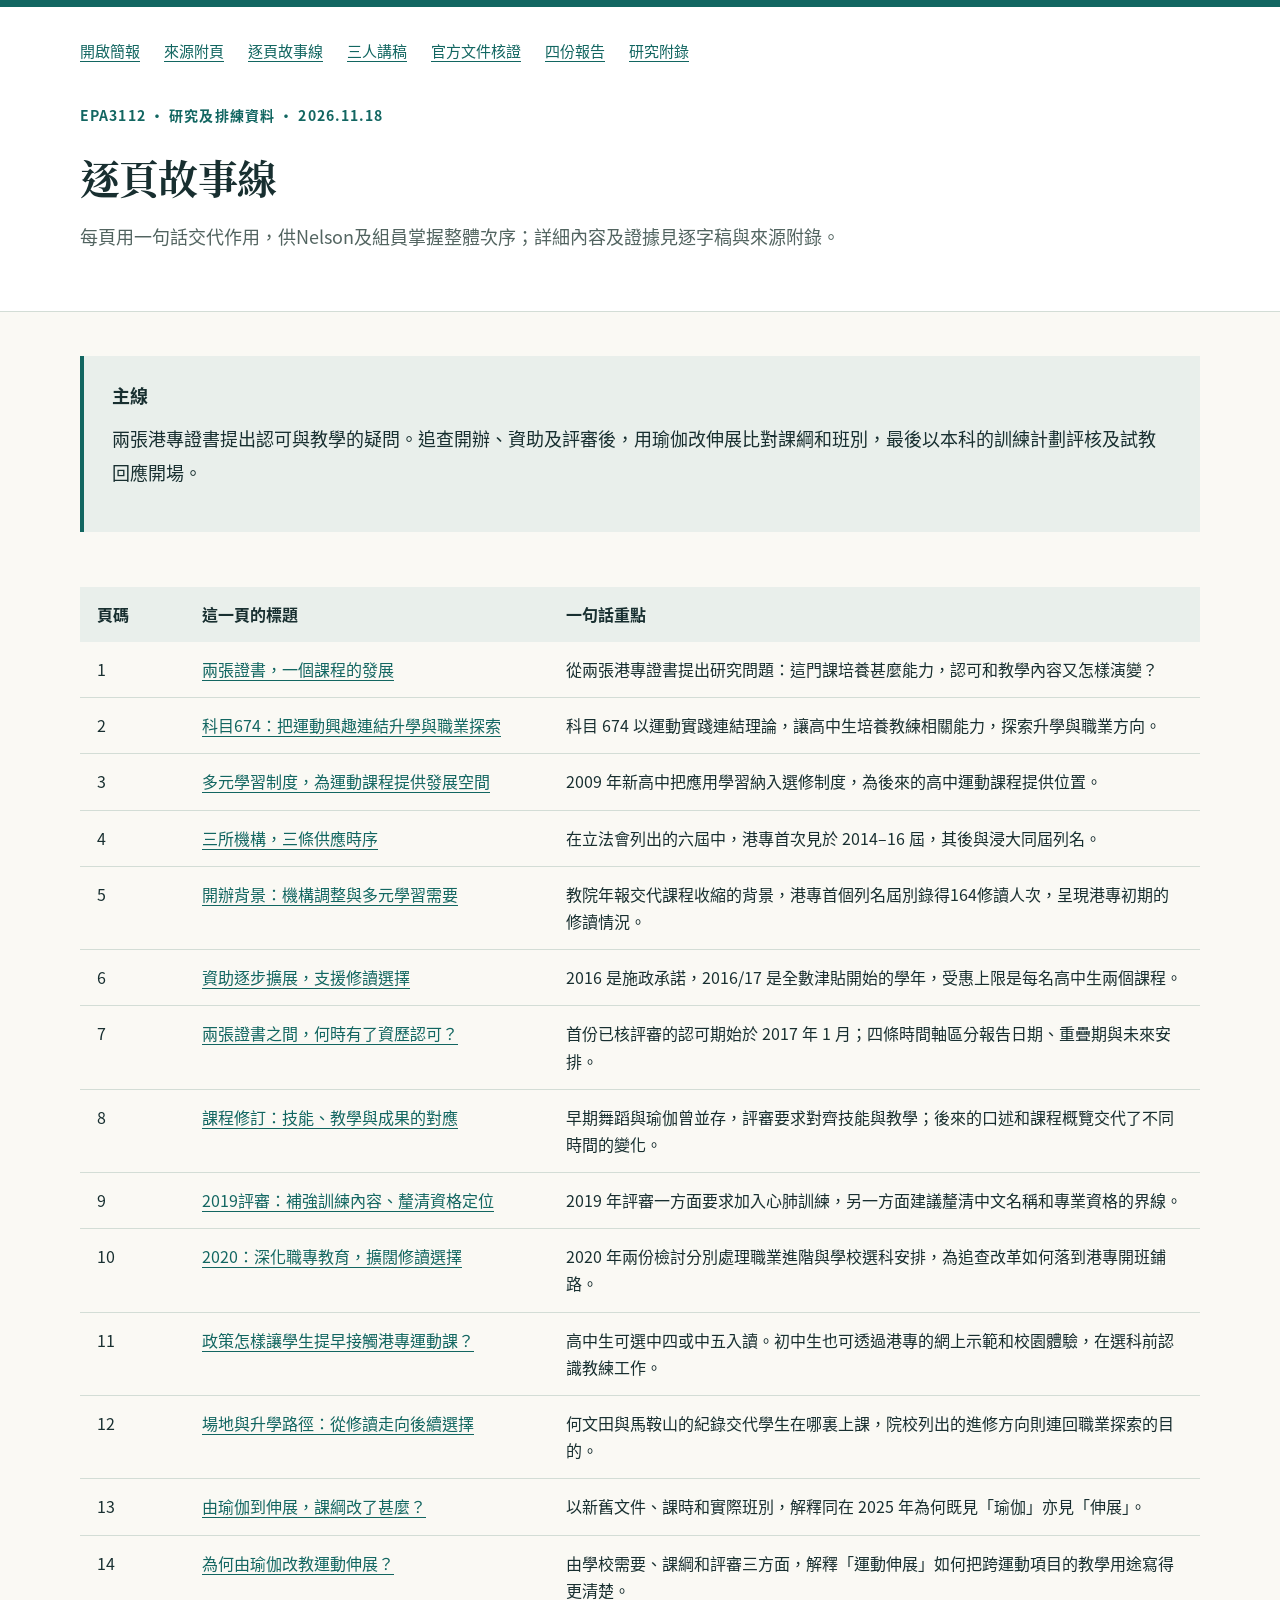
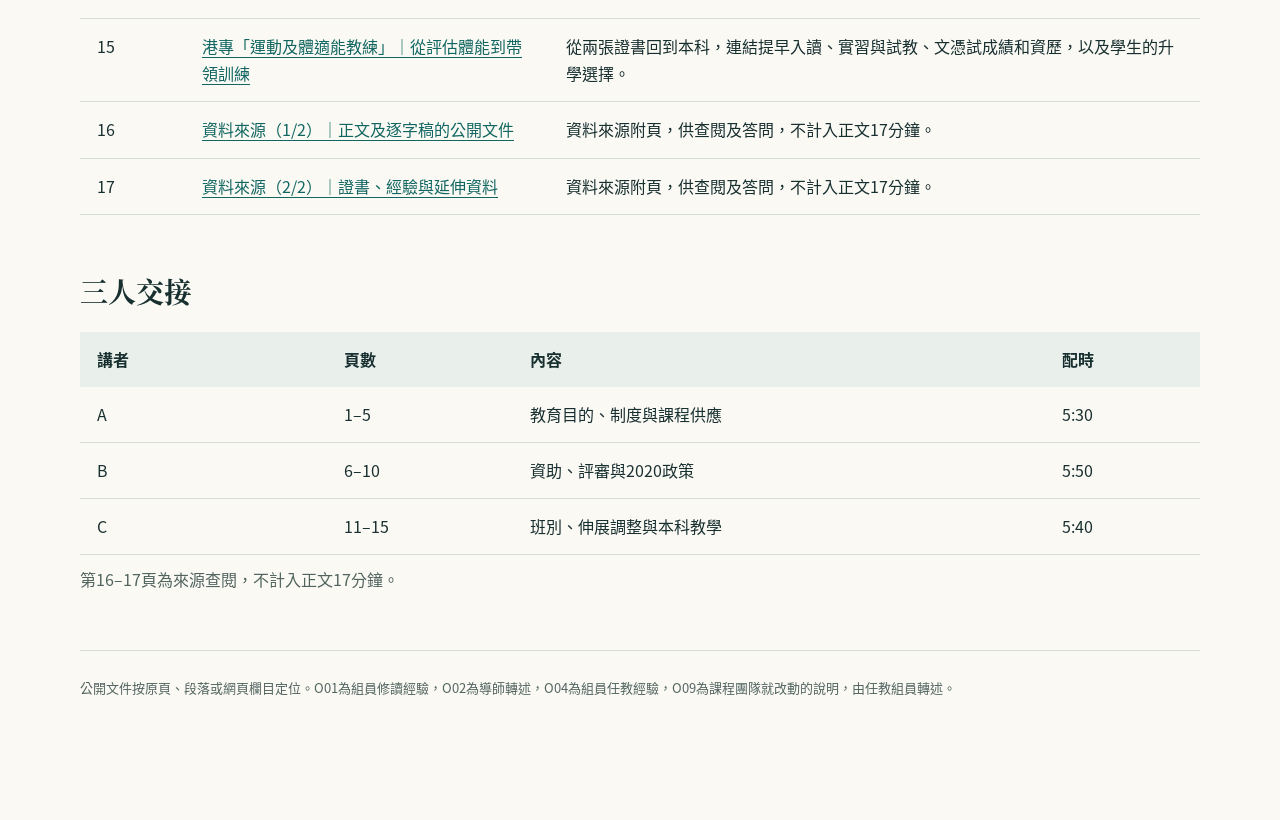
<file: storyline.html>
<!DOCTYPE html><html lang="zh-Hant"><head><meta charset="utf-8"><meta name="viewport" content="width=device-width,initial-scale=1"><title>逐頁故事線｜EPA3112</title><link rel="stylesheet" href="reader.css"><link rel="stylesheet" href="heading-font.css"></head><body><header><nav><a href="index.html">開啟簡報</a><a href="index.html#/16">來源附頁</a><a href="storyline.html">逐頁故事線</a><a href="speaker-notes.html">三人講稿</a><a href="official-research.html">官方文件核證</a><a href="report-review.html">四份報告</a><a href="appendix.html">研究附錄</a></nav><p class="eyebrow">EPA3112 · 研究及排練資料 · 2026.11.18</p><h1>逐頁故事線</h1><p class="intro">每頁用一句話交代作用，供Nelson及組員掌握整體次序；詳細內容及證據見逐字稿與來源附錄。</p></header><main><section class="callout"><strong>主線</strong><p>兩張港專證書提出認可與教學的疑問。追查開辦、資助及評審後，用瑜伽改伸展比對課綱和班別，最後以本科的訓練計劃評核及試教回應開場。</p></section><section><div class="table-wrap"><table class=""><thead><tr><th>頁碼</th><th>這一頁的標題</th><th>一句話重點</th></tr></thead><tbody><tr><td>1</td><td><a href="index.html#/1">兩張證書，一個課程的發展</a></td><td>從兩張港專證書提出研究問題：這門課培養甚麼能力，認可和教學內容又怎樣演變？</td></tr><tr><td>2</td><td><a href="index.html#/2">科目674：把運動興趣連結升學與職業探索</a></td><td>科目 674 以運動實踐連結理論，讓高中生培養教練相關能力，探索升學與職業方向。</td></tr><tr><td>3</td><td><a href="index.html#/3">多元學習制度，為運動課程提供發展空間</a></td><td>2009 年新高中把應用學習納入選修制度，為後來的高中運動課程提供位置。</td></tr><tr><td>4</td><td><a href="index.html#/4">三所機構，三條供應時序</a></td><td>在立法會列出的六屆中，港專首次見於 2014–16 屆，其後與浸大同屆列名。</td></tr><tr><td>5</td><td><a href="index.html#/5">開辦背景：機構調整與多元學習需要</a></td><td>教院年報交代課程收縮的背景，港專首個列名屆別錄得164修讀人次，呈現港專初期的修讀情況。</td></tr><tr><td>6</td><td><a href="index.html#/6">資助逐步擴展，支援修讀選擇</a></td><td>2016 是施政承諾，2016/17 是全數津貼開始的學年，受惠上限是每名高中生兩個課程。</td></tr><tr><td>7</td><td><a href="index.html#/7">兩張證書之間，何時有了資歷認可？</a></td><td>首份已核評審的認可期始於 2017 年 1 月；四條時間軸區分報告日期、重疊期與未來安排。</td></tr><tr><td>8</td><td><a href="index.html#/8">課程修訂：技能、教學與成果的對應</a></td><td>早期舞蹈與瑜伽曾並存，評審要求對齊技能與教學；後來的口述和課程概覽交代了不同時間的變化。</td></tr><tr><td>9</td><td><a href="index.html#/9">2019評審：補強訓練內容、釐清資格定位</a></td><td>2019 年評審一方面要求加入心肺訓練，另一方面建議釐清中文名稱和專業資格的界線。</td></tr><tr><td>10</td><td><a href="index.html#/10">2020：深化職專教育，擴闊修讀選擇</a></td><td>2020 年兩份檢討分別處理職業進階與學校選科安排，為追查改革如何落到港專開班鋪路。</td></tr><tr><td>11</td><td><a href="index.html#/11">政策怎樣讓學生提早接觸港專運動課？</a></td><td>高中生可選中四或中五入讀。初中生也可透過港專的網上示範和校園體驗，在選科前認識教練工作。</td></tr><tr><td>12</td><td><a href="index.html#/12">場地與升學路徑：從修讀走向後續選擇</a></td><td>何文田與馬鞍山的紀錄交代學生在哪裏上課，院校列出的進修方向則連回職業探索的目的。</td></tr><tr><td>13</td><td><a href="index.html#/13">由瑜伽到伸展，課綱改了甚麼？</a></td><td>以新舊文件、課時和實際班別，解釋同在 2025 年為何既見「瑜伽」亦見「伸展」。</td></tr><tr><td>14</td><td><a href="index.html#/14">為何由瑜伽改教運動伸展？</a></td><td>由學校需要、課綱和評審三方面，解釋「運動伸展」如何把跨運動項目的教學用途寫得更清楚。</td></tr><tr><td>15</td><td><a href="index.html#/15">港專「運動及體適能教練」｜從評估體能到帶領訓練</a></td><td>從兩張證書回到本科，連結提早入讀、實習與試教、文憑試成績和資歷，以及學生的升學選擇。</td></tr><tr><td>16</td><td><a href="index.html#/16">資料來源（1/2）｜正文及逐字稿的公開文件</a></td><td>資料來源附頁，供查閱及答問，不計入正文17分鐘。</td></tr><tr><td>17</td><td><a href="index.html#/17">資料來源（2/2）｜證書、經驗與延伸資料</a></td><td>資料來源附頁，供查閱及答問，不計入正文17分鐘。</td></tr></tbody></table></div></section><section><h2>三人交接</h2><table><thead><tr><th>講者</th><th>頁數</th><th>內容</th><th>配時</th></tr></thead><tbody><tr><td>A</td><td>1–5</td><td>教育目的、制度與課程供應</td><td>5:30</td></tr><tr><td>B</td><td>6–10</td><td>資助、評審與2020政策</td><td>5:50</td></tr><tr><td>C</td><td>11–15</td><td>班別、伸展調整與本科教學</td><td>5:40</td></tr></tbody></table><p class="meta">第16–17頁為來源查閱，不計入正文17分鐘。</p></section><p class="page-footer">公開文件按原頁、段落或網頁欄目定位。O01為組員修讀經驗，O02為導師轉述，O04為組員任教經驗，O09為課程團隊就改動的說明，由任教組員轉述。</p></main><script>function revealHash(){const d=document.getElementById(decodeURIComponent(location.hash.slice(1)));if(d&&d.tagName==="DETAILS")d.open=true;}addEventListener("hashchange",revealHash);revealHash();</script></body></html>
</file>
<file: assets/base.css>
/* html-ppt :: base.css — reset + shared tokens + layout primitives */
/* Default tokens. Themes in assets/themes/*.css override the :root block. */
:root {
  --bg: #ffffff;
  --bg-soft: #f7f7f8;
  --surface: #ffffff;
  --surface-2: #f2f2f4;
  --border: rgba(0,0,0,.08);
  --border-strong: rgba(0,0,0,.16);
  --text-1: #111216;
  --text-2: #55596a;
  --text-3: #8a8f9e;
  --accent: #3b6cff;
  /* Text drawn on top of an --accent fill. Every theme in assets/themes/
   * and every full-deck style.css overrides this with whichever of white /
   * near-black clears WCAG AA against its own accent — a hardcoded ink
   * cannot, because accents here range from #ffffff to #000000.
   * This default is black rather than white on purpose: against the default
   * --accent #3b6cff, white measures 4.40:1 and black 4.77:1, so only black
   * clears AA for normal text. Reached by any deck that links no theme. */
  --accent-ink: #000000;
  --accent-2: #7a5cff;
  --accent-3: #ff5c8a;
  --good: #1aaf6c;
  --warn: #f5a524;
  --bad:  #e0445a;
  --grad: linear-gradient(135deg,#3b6cff,#7a5cff 55%,#ff5c8a);
  --grad-soft: linear-gradient(135deg,#eef2ff,#f5ecff 55%,#ffeef5);
  --radius: 18px;
  --radius-sm: 12px;
  --radius-lg: 26px;
  --shadow: 0 10px 30px rgba(18,24,40,.08), 0 2px 6px rgba(18,24,40,.04);
  --shadow-lg: 0 24px 60px rgba(18,24,40,.14), 0 6px 16px rgba(18,24,40,.06);
  --font-sans: 'Inter','Noto Sans SC',-apple-system,BlinkMacSystemFont,Helvetica,Arial,sans-serif;
  --font-serif: 'Playfair Display','Noto Serif SC',Georgia,serif;
  --font-mono: 'JetBrains Mono','IBM Plex Mono',SFMono-Regular,Menlo,monospace;
  --font-display: var(--font-sans);
  --letter-tight: -.03em;
  --letter-normal: -.01em;
  --ease: cubic-bezier(.4,0,.2,1);
}

*,*::before,*::after{box-sizing:border-box}
html,body{margin:0;padding:0;background:var(--bg);color:var(--text-1);
  font-family:var(--font-sans);font-weight:400;line-height:1.6;
  -webkit-font-smoothing:antialiased;-moz-osx-font-smoothing:grayscale;
  letter-spacing:var(--letter-normal)}

/* Viewport host: centres the fixed-size design canvas and letterboxes the rest.
   Every px in a slide therefore means the same thing in the browser, in the
   presenter preview, in the overview thumbnail and in a headless render. */
body{width:100vw;height:100vh;overflow:hidden;
  display:flex;align-items:center;justify-content:center}
img,svg,video{max-width:100%;display:block}
a{color:var(--accent);text-decoration:none}
a:hover{text-decoration:underline}
code,kbd,pre,samp{font-family:var(--font-mono)}

/* ================= SLIDE SYSTEM ================= */
/* ================= DESIGN CANVAS =================
   Slides are authored against a FIXED 1920x1080 canvas and scaled to fit the
   viewport by runtime.js (--deck-scale). Before this, .deck was 100vw/100vh
   while type and spacing stayed in absolute px, so a 1512x850 laptop window
   and a 1920x1080 render produced visibly different pages (issue #20).

   Escape hatches:
     <body data-fit="fluid">      -> old behaviour, canvas follows the viewport
     <div class="deck" data-w=".." data-h="..">  -> custom canvas (e.g. 1080x1440 for 3:4)
*/
.deck{position:relative;flex:none;
  width:var(--deck-w,1920px);height:var(--deck-h,1080px);
  overflow:hidden;background:var(--bg);
  transform:scale(var(--deck-scale,1));transform-origin:center center}

/* Opt out: fluid canvas, exactly what the deck did before. */
body[data-fit="fluid"]{display:block}
body[data-fit="fluid"] .deck{width:100vw;height:100vh;transform:none}
.slide{
  position:absolute;inset:0;
  display:flex;flex-direction:column;justify-content:center;
  padding:72px 96px;
  box-sizing:border-box;
  opacity:0;pointer-events:none;
  transition:opacity .5s var(--ease), transform .5s var(--ease);
  transform:translateX(30px);
  overflow:hidden;
}
.slide.is-active{opacity:1;pointer-events:auto;transform:translateX(0);z-index:2}
.slide.is-prev{transform:translateX(-30px)}

/* single-page standalone (used when a layout file is opened directly) */
body.single .slide{position:relative;width:100%;height:100%;opacity:1;transform:none;pointer-events:auto}
body[data-fit="fluid"].single .slide{width:100vw;height:100vh}

/* ================= TYPOGRAPHY ================= */
.eyebrow{font-size:13px;font-weight:500;letter-spacing:.16em;text-transform:uppercase;color:var(--text-3)}
.kicker{font-size:14px;font-weight:600;color:var(--accent);letter-spacing:.08em;text-transform:uppercase}
h1.title,.h1{font-family:var(--font-display);font-size:72px;line-height:1.05;font-weight:800;letter-spacing:var(--letter-tight);margin:0 0 18px;color:var(--text-1)}
h2.title,.h2{font-family:var(--font-display);font-size:54px;line-height:1.1;font-weight:700;letter-spacing:var(--letter-tight);margin:0 0 14px}
h3,.h3{font-size:32px;line-height:1.2;font-weight:600;letter-spacing:var(--letter-normal);margin:0 0 10px}
h4,.h4{font-size:22px;line-height:1.3;font-weight:600;margin:0 0 8px}
.lede{font-size:22px;line-height:1.55;color:var(--text-2);font-weight:300;max-width:62ch}
.dim{color:var(--text-2)}
.dim2{color:var(--text-3)}
.mono{font-family:var(--font-mono)}
.serif{font-family:var(--font-serif)}
.gradient-text{background:var(--grad);-webkit-background-clip:text;background-clip:text;-webkit-text-fill-color:transparent;color:transparent}

/* ================= LAYOUT PRIMITIVES ================= */
.stack>*+*{margin-top:14px}
.row{display:flex;gap:24px;align-items:center}
.row.wrap{flex-wrap:wrap}
.grid{display:grid;gap:24px}
.g2{grid-template-columns:repeat(2,1fr)}
.g3{grid-template-columns:repeat(3,1fr)}
.g4{grid-template-columns:repeat(4,1fr)}
.center{display:flex;align-items:center;justify-content:center;text-align:center}
.fill{flex:1}
.sp-t{padding-top:24px}.sp-b{padding-bottom:24px}
.mt-s{margin-top:8px}.mt-m{margin-top:18px}.mt-l{margin-top:32px}
.mb-s{margin-bottom:8px}.mb-m{margin-bottom:18px}.mb-l{margin-bottom:32px}

/* ================= CARDS ================= */
.card{background:var(--surface);border:1px solid var(--border);border-radius:var(--radius);
  padding:26px 28px;box-shadow:var(--shadow);position:relative;overflow:hidden}
.card-soft{background:var(--surface-2);border:1px solid var(--border)}
.card-outline{background:transparent;border:1.5px solid var(--border-strong);box-shadow:none}
.card-accent{background:var(--surface);border-top:3px solid var(--accent)}
.card-hover{transition:transform .3s var(--ease),box-shadow .3s var(--ease)}
.card-hover:hover{transform:translateY(-4px);box-shadow:var(--shadow-lg)}

.pill{display:inline-block;padding:4px 12px;border-radius:999px;font-size:12px;font-weight:500;
  background:var(--surface-2);color:var(--text-2);border:1px solid var(--border)}
.pill-accent{background:color-mix(in srgb,var(--accent) 12%,transparent);color:var(--accent);border-color:color-mix(in srgb,var(--accent) 28%,transparent)}

/* ================= BARS / DIVIDERS ================= */
.divider{height:1px;background:var(--border);width:100%}
.divider-accent{height:3px;width:72px;background:var(--accent);border-radius:2px}

/* ================= IMAGES (issue #17) =================
 * Framing primitives shared by every image-* layout. The frame owns the
 * aspect ratio and the crop; the <img> just fills it. That's what lets you
 * swap in a photo of any shape without touching the layout.
 *   <figure class="img-frame"><img src="…" alt=""></figure>
 *   .img-frame.contain  -> letterbox instead of crop (screenshots, diagrams,
 *                          logos — anything where cropping loses information)
 *   --img-ratio         -> aspect ratio of the frame (default 16/10)
 *   --img-pos           -> object-position, e.g. "top" to protect a headline
 */
.img-frame{position:relative;margin:0;overflow:hidden;
  border-radius:var(--radius);box-shadow:var(--shadow);background:var(--surface-2);
  aspect-ratio:var(--img-ratio,16/10)}
.img-frame > img{width:100%;height:100%;object-fit:cover;object-position:var(--img-pos,center)}
.img-frame.contain{background:var(--bg-soft);box-shadow:none;border:1px solid var(--border)}
.img-frame.contain > img{object-fit:contain}
.img-frame.fill{height:100%;aspect-ratio:auto}
.img-scrim{position:absolute;inset:0;
  background:linear-gradient(180deg,transparent 42%,rgba(8,10,20,.72))}
.img-cap{margin:10px 2px 0;font-size:14px;line-height:1.5;color:var(--text-3)}
.img-tag{position:absolute;top:14px;left:14px;padding:5px 12px;border-radius:999px;
  background:rgba(10,12,20,.55);color:#fff;font-size:12px;letter-spacing:.06em;
  text-transform:uppercase;backdrop-filter:blur(6px)}

/* ================= CHROME (header/footer/progress) ================= */
.deck-header{position:absolute;top:24px;left:40px;right:40px;display:flex;align-items:center;justify-content:space-between;
  font-size:12px;color:var(--text-3);letter-spacing:.12em;text-transform:uppercase;z-index:10;pointer-events:none}
.deck-footer{position:absolute;bottom:24px;left:40px;right:40px;display:flex;align-items:center;justify-content:space-between;
  font-size:12px;color:var(--text-3);z-index:10;pointer-events:none}
.slide-number::before{content:attr(data-current)}
.slide-number::after{content:" / " attr(data-total)}
.progress-bar{position:fixed;left:0;right:0;bottom:0;height:3px;background:transparent;z-index:20}
.progress-bar > span{display:block;height:100%;width:0;background:var(--accent);transition:width .3s var(--ease)}

/* ---- custom logo (issue #11) ----
 * One logo per deck, drawn over the slide area. Two ways in, same CSS:
 *   1. hand-author it  -> <img class="deck-logo" data-pos="bottom-right" src="…">
 *   2. declare it once -> <body data-logo="…" data-logo-position="bottom-right">
 * (1) needs no JS at all; (2) is created by runtime.js. It lives inside .deck
 * so it scales with the deck. On an exported PDF it is painted per page by the
 * @media print block below, not by this element — see the note there. */
.deck-logo{position:absolute;z-index:11;pointer-events:none;
  height:var(--logo-size,44px);width:auto;max-width:30%;object-fit:contain;
  opacity:var(--logo-opacity,.9)}
.deck-logo[data-pos="top-left"]     {top:var(--logo-inset-y,28px);left:var(--logo-inset-x,40px)}
.deck-logo[data-pos="top-right"]    {top:var(--logo-inset-y,28px);right:var(--logo-inset-x,40px)}
.deck-logo[data-pos="bottom-left"]  {bottom:var(--logo-inset-y,28px);left:var(--logo-inset-x,40px)}
.deck-logo[data-pos="bottom-right"] {bottom:var(--logo-inset-y,28px);right:var(--logo-inset-x,40px)}
.deck-logo:not([data-pos])          {top:28px;right:40px}

/* ================= PRESENTER / OVERVIEW ================= */
/* Keep this list in sync with NOTE_SEL in assets/runtime.js — the runtime
 * reads speaker notes from all of these, so all of them must be hidden
 * from the audience. */
.notes,.speaker-notes{display:none!important}
.notes-overlay{position:fixed;inset:auto 0 0 0;max-height:42vh;background:rgba(20,22,30,.95);color:#e8ebf4;
  padding:20px 32px;font-size:16px;line-height:1.6;border-top:1px solid rgba(255,255,255,.1);transform:translateY(100%);
  transition:transform .3s var(--ease);z-index:40;overflow:auto;font-family:var(--font-sans)}
.notes-overlay.open{transform:translateY(0)}
.overview{position:fixed;inset:0;background:rgba(10,12,18,.92);backdrop-filter:blur(12px);z-index:50;
  display:none;padding:40px;overflow:auto}
.overview.open{display:grid;grid-template-columns:repeat(4,1fr);gap:20px;align-content:start}
.overview .thumb{background:var(--surface);border:1px solid var(--border);border-radius:12px;
  aspect-ratio:16/9;overflow:hidden;cursor:pointer;position:relative;color:var(--text-1);padding:16px;
  font-size:11px;transition:transform .2s var(--ease)}
.overview .thumb:hover{transform:scale(1.04)}
.overview .thumb .n{position:absolute;top:8px;left:10px;font-weight:700;font-size:14px;color:var(--text-3)}
.overview .thumb .t{position:absolute;bottom:10px;left:14px;right:14px;font-weight:600;color:var(--text-1)}

/* ================= PRESENTER VIEW ================= */
/* Presenter view opens in a separate popup window (S key).
 * All presenter styles are self-contained in the popup HTML generated by runtime.js.
 * The audience window (this file) is NOT affected — it stays as normal deck view.
 * Only the .notes class below is needed to hide speaker notes from audience. */

/* ================= UTILITY ================= */
.hidden{display:none!important}
.nowrap{white-space:nowrap}
.tr{text-align:right}.tc{text-align:center}.tl{text-align:left}
.uppercase{text-transform:uppercase;letter-spacing:.12em}

/* ================= PRINT ================= */
@media print{
  /* Every declaration here is !important on purpose. A template stylesheet
   * scopes its rules as `.tpl-name .slide`, which is specificity (0,2,0) and
   * beats a bare `.slide` at (0,1,0) — so without !important a template
   * silently keeps its screen layout in print. That is how dir-key-nav-minimal
   * (position:absolute) printed 8 slides onto 1 page and xhs-post printed 9
   * onto 2: only the opacity/transform declarations on this rule carried
   * !important, and the ones that decide pagination did not. */
  body{display:block!important;width:auto!important;height:auto!important;overflow:visible!important}
  .deck{transform:none!important;width:100%!important;height:auto!important;
        min-height:0!important;display:block!important}
  .slide{position:relative!important;inset:auto!important;
         opacity:1!important;transform:none!important;
         page-break-after:always;break-after:page;
         width:100%!important;height:100vh!important;max-height:100vh!important}
  .slide:last-child{page-break-after:auto;break-after:auto}
  .deck-header,.deck-footer,.progress-bar,.notes-overlay,.overview{display:none!important}

  /* Logo in print. The .deck-logo element is position:absolute inside .deck,
   * and print collapses .deck to height:auto with every slide stacked — so the
   * element can only anchor ONCE against the whole document and lands on a
   * single page (or none). Hide it and paint the logo per slide instead: in
   * print one .slide is exactly one page. runtime.js mirrors the image URL and
   * placement onto .deck (--logo-print / data-logo-print), so this only kicks
   * in when the runtime is present; a JS-less deck keeps the element. */
  .deck[data-logo-print] > .deck-logo{display:none!important}
  .deck[data-logo-print] .slide:not([data-no-logo])::after{
    content:"";position:absolute;z-index:11;pointer-events:none;
    width:30%;height:var(--logo-size,44px);
    background-image:var(--logo-print);background-repeat:no-repeat;
    background-size:contain;opacity:var(--logo-opacity,.9)}
  .deck[data-logo-print="top-left"]     .slide:not([data-no-logo])::after{top:var(--logo-inset-y,28px);left:var(--logo-inset-x,40px);background-position:left top}
  .deck[data-logo-print="top-right"]    .slide:not([data-no-logo])::after{top:var(--logo-inset-y,28px);right:var(--logo-inset-x,40px);background-position:right top}
  .deck[data-logo-print="bottom-left"]  .slide:not([data-no-logo])::after{bottom:var(--logo-inset-y,28px);left:var(--logo-inset-x,40px);background-position:left bottom}
  .deck[data-logo-print="bottom-right"] .slide:not([data-no-logo])::after{bottom:var(--logo-inset-y,28px);right:var(--logo-inset-x,40px);background-position:right bottom}
}
</file>
<file: assets/themes/academic-paper.css>
/* theme: academic-paper — 学术论文 */
:root{
  --bg:#fdfcf8;--bg-soft:#f7f5ed;--surface:#ffffff;--surface-2:#f5f3ea;
  --border:rgba(20,20,20,.14);--border-strong:rgba(20,20,20,.35);
  --text-1:#0a0a0a;--text-2:#333333;--text-3:#707070;
  --accent:#1a3a7a;--accent-2:#0a0a0a;--accent-3:#8a1a1a;
  --accent-ink:#ffffff;  /* text on --accent — 10.9:1 */
  --good:#1a5a2a;--warn:#8a6a1a;--bad:#8a1a1a;
  --grad:linear-gradient(135deg,#1a3a7a,#0a0a0a);
  --grad-soft:linear-gradient(135deg,#e8edf8,#f5f3ea);
  --radius:0px;--radius-sm:0px;--radius-lg:0px;
  --shadow:none;
  --shadow-lg:0 1px 2px rgba(0,0,0,.1);
  --font-sans:'Latin Modern Roman','Playfair Display','Noto Serif SC',Georgia,serif;
  --font-serif:'Latin Modern Roman','Playfair Display','Noto Serif SC',Georgia,serif;
  --font-display:'Latin Modern Roman','Playfair Display','Noto Serif SC',Georgia,serif;
}
body{font-family:var(--font-serif)}
h1.title,h2.title,.h1,.h2{font-weight:700;font-family:var(--font-serif)}
.card{border:1px solid var(--border);box-shadow:none}
.divider{background:var(--text-1);height:1px}
.divider-accent{background:var(--text-1);height:2px;width:100%}
a{color:var(--accent);text-decoration:underline}
.kicker{color:var(--accent);font-style:italic;text-transform:none;letter-spacing:0;font-weight:400}
</file>
<file: assets/animations/animations.css>
/* html-ppt :: animations.css
 * Apply by adding class="anim-<name>" or data-anim="<name>".
 * Durations are deliberately snappy; tweak --anim-dur per element.
 */
:root{--anim-dur:.7s;--anim-ease:cubic-bezier(.4,0,.2,1)}

/* ---------- FADE DIRECTIONALS ---------- */
@keyframes kf-fade-up{from{opacity:0;transform:translateY(32px)}to{opacity:1;transform:none}}
@keyframes kf-fade-down{from{opacity:0;transform:translateY(-32px)}to{opacity:1;transform:none}}
@keyframes kf-fade-left{from{opacity:0;transform:translateX(-40px)}to{opacity:1;transform:none}}
@keyframes kf-fade-right{from{opacity:0;transform:translateX(40px)}to{opacity:1;transform:none}}
.anim-fade-up{animation:kf-fade-up var(--anim-dur) var(--anim-ease) both}
.anim-fade-down{animation:kf-fade-down var(--anim-dur) var(--anim-ease) both}
.anim-fade-left{animation:kf-fade-left var(--anim-dur) var(--anim-ease) both}
.anim-fade-right{animation:kf-fade-right var(--anim-dur) var(--anim-ease) both}

/* ---------- RISE / DROP / ZOOM / BLUR / GLITCH ---------- */
@keyframes kf-rise{from{opacity:0;transform:translateY(60px) scale(.97);filter:blur(6px)}to{opacity:1;transform:none;filter:none}}
@keyframes kf-drop{from{opacity:0;transform:translateY(-60px) scale(.97)}to{opacity:1;transform:none}}
@keyframes kf-zoom{0%{opacity:0;transform:scale(.6)}60%{transform:scale(1.04)}100%{opacity:1;transform:scale(1)}}
@keyframes kf-blur{from{opacity:0;filter:blur(18px)}to{opacity:1;filter:none}}
@keyframes kf-glitch{0%{opacity:0;transform:translateX(0);clip-path:inset(0 0 0 0)}
  20%{opacity:1;transform:translateX(-6px);clip-path:inset(20% 0 30% 0)}
  40%{transform:translateX(4px);clip-path:inset(50% 0 10% 0)}
  60%{transform:translateX(-3px);clip-path:inset(10% 0 60% 0)}
  80%{transform:translateX(2px);clip-path:inset(0 0 0 0)}
  100%{opacity:1;transform:none}}
.anim-rise-in{animation:kf-rise .9s var(--anim-ease) both}
.anim-drop-in{animation:kf-drop .8s var(--anim-ease) both}
.anim-zoom-pop{animation:kf-zoom .7s cubic-bezier(.22,1.3,.36,1) both}
.anim-blur-in{animation:kf-blur .8s var(--anim-ease) both}
.anim-glitch-in{animation:kf-glitch .8s steps(5,end) both}

/* ---------- TYPEWRITER ---------- */
.anim-typewriter{display:inline-block;overflow:hidden;white-space:nowrap;border-right:2px solid currentColor;
  width:0;animation:kf-type 2.4s steps(40,end) forwards, kf-caret 1s step-end infinite}
@keyframes kf-type{to{width:100%}}
@keyframes kf-caret{50%{border-color:transparent}}

/* ---------- GLOW / SHIMMER / GRADIENT-FLOW ---------- */
@keyframes kf-neon{0%,100%{text-shadow:0 0 8px var(--accent),0 0 20px var(--accent)}
  50%{text-shadow:0 0 16px var(--accent),0 0 40px var(--accent),0 0 80px var(--accent)}}
.anim-neon-glow{animation:kf-neon 2s ease-in-out infinite}

.anim-shimmer-sweep{position:relative;overflow:hidden}
.anim-shimmer-sweep::after{content:"";position:absolute;inset:0;
  background:linear-gradient(110deg,transparent 40%,rgba(255,255,255,.55) 50%,transparent 60%);
  transform:translateX(-100%);animation:kf-shimmer 2.4s var(--anim-ease) infinite}
@keyframes kf-shimmer{to{transform:translateX(100%)}}

.anim-gradient-flow{background:linear-gradient(90deg,var(--accent),var(--accent-2,var(--accent)),var(--accent-3,var(--accent)),var(--accent));
  background-size:300% 100%;-webkit-background-clip:text;background-clip:text;color:transparent;-webkit-text-fill-color:transparent;
  animation:kf-gradflow 4s linear infinite}
@keyframes kf-gradflow{to{background-position:300% 0}}

/* ---------- STAGGER LIST ---------- */
.anim-stagger-list > *{opacity:0;animation:kf-rise .65s var(--anim-ease) both}
.anim-stagger-list > *:nth-child(1){animation-delay:.05s}
.anim-stagger-list > *:nth-child(2){animation-delay:.15s}
.anim-stagger-list > *:nth-child(3){animation-delay:.25s}
.anim-stagger-list > *:nth-child(4){animation-delay:.35s}
.anim-stagger-list > *:nth-child(5){animation-delay:.45s}
.anim-stagger-list > *:nth-child(6){animation-delay:.55s}
.anim-stagger-list > *:nth-child(7){animation-delay:.65s}
.anim-stagger-list > *:nth-child(8){animation-delay:.75s}
.anim-stagger-list > *:nth-child(n+9){animation-delay:.85s}

/* ---------- COUNTER-UP (JS-driven, marker class only) ---------- */
.counter{font-variant-numeric:tabular-nums}

/* ---------- SVG PATH DRAW ---------- */
.anim-path-draw path,.anim-path-draw line,.anim-path-draw polyline,.anim-path-draw circle,.anim-path-draw rect{
  stroke-dasharray:1000;stroke-dashoffset:1000;animation:kf-draw 2s var(--anim-ease) forwards}
@keyframes kf-draw{to{stroke-dashoffset:0}}

/* ---------- PARALLAX TILT (hover) ---------- */
.anim-parallax-tilt{transform-style:preserve-3d;transition:transform .4s var(--anim-ease)}
.anim-parallax-tilt:hover{transform:perspective(900px) rotateX(6deg) rotateY(-8deg) translateZ(10px)}

/* ---------- CARD FLIP 3D ---------- */
@keyframes kf-flip{from{transform:perspective(1200px) rotateY(-90deg);opacity:0}
  to{transform:perspective(1200px) rotateY(0);opacity:1}}
.anim-card-flip-3d{animation:kf-flip .9s var(--anim-ease) both;transform-style:preserve-3d;backface-visibility:hidden}

/* ---------- CUBE ROTATE 3D ---------- */
@keyframes kf-cube{from{transform:perspective(1200px) rotateX(20deg) rotateY(-90deg) translateZ(-200px);opacity:0}
  to{transform:perspective(1200px) rotateX(0) rotateY(0) translateZ(0);opacity:1}}
.anim-cube-rotate-3d{animation:kf-cube 1s var(--anim-ease) both}

/* ---------- PAGE TURN 3D ---------- */
@keyframes kf-pageturn{from{transform:perspective(1600px) rotateY(-85deg);transform-origin:left center;opacity:0}
  to{transform:perspective(1600px) rotateY(0);opacity:1}}
.anim-page-turn-3d{animation:kf-pageturn 1s var(--anim-ease) both;transform-origin:left center}

/* ---------- PERSPECTIVE ZOOM ---------- */
@keyframes kf-pzoom{from{opacity:0;transform:perspective(1400px) translateZ(-400px) rotateX(12deg)}
  to{opacity:1;transform:none}}
.anim-perspective-zoom{animation:kf-pzoom 1s var(--anim-ease) both}

/* ---------- MARQUEE SCROLL ---------- */
.anim-marquee-scroll{display:flex;gap:48px;white-space:nowrap;animation:kf-marquee 20s linear infinite}
@keyframes kf-marquee{from{transform:translateX(0)}to{transform:translateX(-50%)}}

/* ---------- KEN BURNS ---------- */
@keyframes kf-kenburns{0%{transform:scale(1) translate(0,0)}100%{transform:scale(1.15) translate(-2%,-1%)}}
.anim-kenburns{animation:kf-kenburns 14s ease-in-out infinite alternate}

/* ---------- CONFETTI BURST (pseudo — pure CSS sparkles) ---------- */
.anim-confetti-burst{position:relative}
.anim-confetti-burst::before,.anim-confetti-burst::after{
  content:"";position:absolute;top:50%;left:50%;width:8px;height:8px;border-radius:50%;
  background:var(--accent);box-shadow:
    20px -30px 0 var(--accent-2,var(--accent)),-25px -20px 0 var(--accent-3,var(--accent)),
    30px 20px 0 var(--good,#1aaf6c),-30px 25px 0 var(--warn,#f5a524),
    40px -10px 0 var(--bad,#e0445a),-45px 0 0 var(--accent),
    10px 40px 0 var(--accent-2,var(--accent)),-15px -40px 0 var(--accent-3,var(--accent));
  opacity:0;animation:kf-confetti 1.2s var(--anim-ease) forwards}
.anim-confetti-burst::after{animation-delay:.15s;transform:rotate(45deg)}
@keyframes kf-confetti{0%{opacity:0;transform:scale(.2)}30%{opacity:1}100%{opacity:0;transform:scale(2.2)}}

/* ---------- SPOTLIGHT ---------- */
@keyframes kf-spot{0%{clip-path:circle(0% at 50% 50%)}100%{clip-path:circle(140% at 50% 50%)}}
.anim-spotlight{animation:kf-spot 1.1s var(--anim-ease) both}

/* ---------- MORPH SHAPE (SVG) ---------- */
.anim-morph-shape path{animation:kf-morph 6s ease-in-out infinite alternate}
@keyframes kf-morph{0%{d:path("M60,120 Q120,20 180,120 T300,120")}
  100%{d:path("M60,120 Q120,220 180,120 T300,120")}}

/* ---------- RIPPLE REVEAL ---------- */
@keyframes kf-ripple{0%{clip-path:circle(0% at 20% 80%);opacity:.4}
  100%{clip-path:circle(160% at 20% 80%);opacity:1}}
.anim-ripple-reveal{animation:kf-ripple 1.2s var(--anim-ease) both}

/* reduced motion */
@media (prefers-reduced-motion: reduce){
  [class*="anim-"]{animation:none!important;transition:none!important}
}
</file>
<file: style.css>
/* EPA3112 — presenter-mode-reveal template; shared base/runtime retained. */
:root{--bg:#faf9f4;--bg-soft:#f0f2ed;--surface:#fff;--surface-2:#e9efeb;--text-1:#182f30;--text-2:#425454;--text-3:#5d6c69;--accent:#126661;--accent-2:#a4492d;--accent-3:#a4492d;--accent-ink:#fff;--border:#d3ddd6;--border-strong:#a7b9af;--oral-bg:#f7ece3;--oral-ink:#863c26;--pending-bg:#f0eee7;--radius:12px;--radius-sm:8px;--shadow:none;--font-sans:'PingFang TC','Heiti TC','Noto Sans CJK TC','Microsoft JhengHei',Arial,sans-serif;--font-display:var(--font-sans);--font-serif:var(--font-sans);--font-mono:'SFMono-Regular',Menlo,monospace;--letter-normal:0;--letter-tight:-.025em}
.epa{font-family:var(--font-sans);background:var(--bg-soft)}
.epa .slide{padding:112px 96px 146px;justify-content:flex-start;transition:opacity .18s ease;transform:none}
.epa .slide::before{content:'';position:absolute;left:0;top:0;width:18px;height:100%;background:var(--accent)}
.epa .slide[data-speaker="B"]::before{background:var(--text-1)}
.epa .slide[data-speaker="C"]::before{background:var(--accent-2)}
.epa .slide-top{position:absolute;left:96px;right:96px;top:40px;display:flex;justify-content:space-between;align-items:center;font-size:23px;letter-spacing:.04em;color:var(--text-3)}
.epa .slide-top .section-mark{color:var(--accent);font-weight:650}
.epa h2{font-size:62px;line-height:1.2;font-weight:650;letter-spacing:-.025em;margin:0 0 40px}
.epa h3{font-size:37px;line-height:1.45;font-weight:650;margin:0 0 18px}
.epa p{margin:0;line-height:1.65}
.epa .slide-content{display:flex;flex-direction:column;justify-content:center;flex:1;min-height:0;gap:26px;font-size:31px}
.epa em{font-style:normal;color:var(--accent)}
.epa strong{font-weight:650}
.epa .eyebrow{font-size:23px;font-weight:550;letter-spacing:.04em;color:var(--accent);text-transform:none}
.epa .tag{display:inline-block;vertical-align:middle;font-size:22px;line-height:1.5;padding:4px 12px;border:1px solid var(--border);border-radius:5px;background:var(--surface-2);color:var(--accent);font-weight:550;white-space:nowrap}
.epa .tag.oral{color:var(--oral-ink);background:var(--oral-bg);border-color:var(--oral-bg)}
.epa .tag.pending{color:var(--text-2);background:var(--pending-bg)}
.epa .fine,.epa .legend{font-size:24px;line-height:1.6;color:var(--text-2)}
.epa .lede{font-size:29px;font-weight:400;max-width:none}
.epa .takeaway{font-size:32px;line-height:1.55;color:var(--accent);padding:22px 28px;border-left:5px solid var(--accent);background:var(--surface-2)}
.epa .deck-footer{left:96px;right:96px;bottom:40px;gap:35px;align-items:flex-end;font-size:20px;line-height:1.5;color:var(--text-3)}
.epa .source-refs{display:flex;flex-wrap:wrap;column-gap:23px;row-gap:4px;max-width:1570px;align-items:baseline;pointer-events:auto}
.epa .source-refs a{color:var(--text-2);text-decoration:none;border-bottom:1px dotted var(--border-strong)}
.epa .source-refs a:hover{color:var(--accent);border-bottom-color:var(--accent)}
.epa .source-refs b{color:var(--accent);font-weight:650}
.epa .page-label{position:absolute;right:0;bottom:0;line-height:1.5;letter-spacing:normal;font-weight:400;font-variant-numeric:tabular-nums;white-space:nowrap;font-family:var(--font-mono);font-size:23px;color:var(--accent)}
.epa .source-refs .source-label{font-size:18px;letter-spacing:.08em;color:var(--text-3)}
.epa .cover-grid{display:grid;grid-template-columns:.9fr 1.1fr;gap:70px;height:780px;align-items:center}
.epa .cover-copy h1{font-size:83px;line-height:1.25;letter-spacing:-.04em;margin:25px 0 20px;font-weight:650}
.epa .cover-sub{font-size:33px;color:var(--text-2);margin-bottom:30px}
.epa .cover-years{display:flex;gap:22px;color:var(--accent);font-size:34px;font-weight:650;margin:32px 0 28px}
.epa .thin{font-weight:300;color:var(--border-strong)}
.epa .cover-question{font-size:31px;color:var(--text-2)}
.epa .cmp{display:grid;grid-template-columns:1fr 1fr;gap:28px;align-items:center}
.epa .cover-certificates{padding:35px 0 35px 25px;border-left:1px solid var(--border)}
.epa .lbl{font-size:29px;color:var(--text-1);font-weight:600;margin-bottom:20px;display:flex;align-items:center;justify-content:space-between;gap:12px}
.epa .cover-certificates .img-frame{height:550px;aspect-ratio:auto;border-radius:3px;background:var(--surface);border:1px solid var(--border)}
.epa .img-cap{font-size:21px;line-height:1.5;color:var(--text-2);margin-top:18px;letter-spacing:0}
.epa .identity-grid{display:grid;grid-template-columns:.9fr 1.1fr;gap:90px;align-items:center}
.epa .identity{padding:44px 50px;background:var(--surface-2)}
.epa .identity>b{display:block;font-size:160px;line-height:1.15;letter-spacing:-.06em;color:var(--accent);margin:15px 0}
.epa .identity h3{font-size:42px;margin:0 0 10px}
.epa .identity p{font-size:28px}
.epa .rule-row{display:flex;gap:28px;border-bottom:1px solid var(--border);padding:26px 0}
.epa .rule-row:last-child{border:0}
.epa .num{font-family:var(--font-mono);font-size:33px;color:var(--accent);min-width:60px}
.epa .rule-row h3{margin:0 0 8px}
.epa .rule-row p{font-size:28px;color:var(--text-2)}
.epa .evidence-key{display:flex;gap:16px;align-items:center;font-size:23px;padding:26px 0;border-top:1px solid var(--border);justify-content:space-between}
.epa .tl .row{align-items:stretch;gap:32px}
.epa .tl .item{flex:1;min-width:0;position:relative}
.epa .tl .year{font-size:55px;font-weight:650;color:var(--accent);margin-bottom:32px}
.epa .tl .dot{height:4px;background:var(--border-strong);position:relative;margin-bottom:40px}
.epa .tl .dot::before{content:'';width:17px;height:17px;border-radius:100%;background:var(--accent);position:absolute;left:0;top:-6px}
.epa .tl h3{font-size:35px;margin-bottom:22px}
.epa .tl p{font-size:28px;min-height:100px;color:var(--text-2)}
.epa .tl .tag{margin-top:22px;font-size:20px}
.epa .t{border-collapse:collapse;width:100%;font-size:30px;table-layout:fixed;line-height:1.45}
.epa .t th{font-size:23px;text-align:left;color:var(--text-2);font-weight:550;background:var(--surface-2);padding:17px 22px;border-bottom:2px solid var(--border-strong)}
.epa .t td{padding:22px;border-bottom:1px solid var(--border);vertical-align:middle}
.epa .t small{display:block;font-size:25px;color:var(--text-2);font-weight:400;margin-top:9px}
.epa .t .focus-row{background:var(--surface-2)}
.epa .supply th:first-child,.epa .supply td:first-child{width:33%}
.epa .supply th:not(:first-child),.epa .supply td:not(:first-child){text-align:center;padding-left:9px;padding-right:9px}
.epa .supply th{font-size:23px;white-space:nowrap}
.epa .supply td{height:129px;color:var(--accent);font-size:32px}
.epa .supply td:first-child{color:var(--text-1)}
.epa .supply td.absent{color:var(--text-3);font-weight:300}
.epa .slide:nth-child(4) .slide-content{gap:20px}
.epa .supply td{height:118px;padding-top:18px;padding-bottom:18px}
.epa .parallel-lines{display:grid;grid-template-columns:1.2fr .8fr;gap:45px}
.epa .track{background:var(--surface);border:1px solid var(--border);padding:35px 38px}
.epa .track-title{display:flex;gap:24px;align-items:center;padding-bottom:30px;border-bottom:1px solid var(--border)}
.epa .track-title h3{margin:0;font-size:36px}
.epa .track-events{display:flex;flex-direction:column;gap:20px;padding-top:26px}
.epa .track-events>div{display:flex;gap:26px;align-items:baseline}
.epa .track-events b{color:var(--accent);min-width:155px;font-size:31px}
.epa .track-events p{font-size:29px}
.epa .accent-track{background:var(--surface-2)}
.epa .enrolment{padding-top:20px}
.epa .enrolment>b{display:flex;align-items:baseline;gap:20px;color:var(--accent);font-size:106px;line-height:1.3}
.epa .enrolment b span{font-size:27px;font-weight:500}
.epa .enrolment p{font-size:28px;color:var(--text-2);margin-top:12px}
.epa .oral-strip{display:flex;align-items:center;gap:25px;padding:23px 28px;background:var(--oral-bg);font-size:29px;line-height:1.5;color:var(--oral-ink)}
.epa .oral-strip p{line-height:1.5}
.epa .funding-grid{display:grid;grid-template-columns:1fr 1fr;gap:58px}
.epa .big-date{border-top:3px solid var(--accent);padding:25px 30px 26px;background:var(--surface)}
.epa .big-date>span{font-size:25px;color:var(--text-2)}
.epa .big-date>b{display:block;font-size:88px;line-height:1.2;color:var(--accent);margin:12px 0 22px;letter-spacing:-.04em}
.epa .big-date h3{font-size:38px;margin-bottom:22px}
.epa .big-date p{font-size:26px;color:var(--text-2)}
.epa .qualification{display:grid;grid-template-columns:1fr 1.8fr;gap:45px;align-items:center}
.epa .qf{display:grid;grid-template-columns:1fr 1.5fr;align-items:baseline;gap:0 15px}
.epa .qf>span{font-size:30px}
.epa .qf>b{font-size:81px;color:var(--accent);line-height:1.2;white-space:nowrap}
.epa .qf p{font-size:23px;color:var(--text-2);grid-column:1/-1}
.epa .hours{display:flex;gap:50px;border-left:1px solid var(--border);padding-left:55px;justify-content:space-between}
.epa .hours>div{display:flex;flex-direction:column}
.epa .hours b{font-size:72px;line-height:1.3;color:var(--accent)}
.epa .hours span{font-size:25px;color:var(--text-2)}
.epa .validity th:first-child{width:24%}
.epa .validity th:nth-child(2){width:66%}
.epa .validity td{padding:16px 22px;font-size:30px}
.epa .validity .tag{font-size:20px;margin-left:20px}
.epa .evidence-cards{display:grid;gap:25px}
.epa .evidence-card{padding:29px 28px;background:var(--surface);border-top:4px solid var(--accent);min-height:515px;display:flex;flex-direction:column;align-items:flex-start}
.epa .evidence-card.oral-card{background:var(--oral-bg);border-top-color:var(--accent-2)}
.epa .evidence-card .tag{font-size:20px;padding:3px 10px}
.epa .evidence-card .date{font-size:43px;margin:24px 0 22px;line-height:1.2;color:var(--accent)}
.epa .evidence-card h3{font-size:35px;margin-bottom:20px;line-height:1.4}
.epa .evidence-card p{font-size:27px;line-height:1.65;color:var(--text-2)}
.epa .evidence-card small{margin-top:auto;padding-top:24px;font-size:21px;color:var(--text-3)}
.epa .review-pair{gap:45px}
.epa .review-pair .card{padding:35px 42px;min-height:410px;border-radius:0}
.epa .review-pair h3{font-size:44px;margin:27px 0 24px}
.epa .review-pair p{font-size:30px}
.epa .review-pair .fine{font-size:24px;margin-top:24px}
.epa .deadline{display:flex;gap:35px;align-items:baseline;margin-top:25px;border-top:1px solid var(--border);padding-top:22px}
.epa .deadline span{font-size:24px;color:var(--text-2)}
.epa .deadline b{font-size:40px;color:var(--accent)}
.epa .policy-pair{display:grid;grid-template-columns:1fr 1fr;gap:75px}
.epa .policy-pair article{padding-left:34px;border-left:2px solid var(--border-strong)}
.epa .policy-date{font-size:85px;line-height:1.1;color:var(--accent);font-weight:650;margin-bottom:14px}
.epa .policy-date span{font-size:29px;margin-left:12px;font-weight:400}
.epa .policy-pair h3{font-size:38px;margin:21px 0 19px}
.epa .policy-pair ul{margin:0 0 18px;padding-left:1.05em;font-size:31px;line-height:1.9}
.epa .policy-pair small{font-size:23px;color:var(--text-2)}
.epa .policy-follow{display:flex;align-items:baseline;gap:15px;font-size:26px;padding:25px 28px;background:var(--surface-2)}
.epa .policy-follow b{font-size:28px;color:var(--accent)}
.epa .policy-follow>span{margin:0 12px;color:var(--border-strong)}
.epa .steps{display:grid;grid-template-columns:1fr 60px 1fr 60px 1fr;gap:10px;align-items:center}
.epa .step{background:var(--surface);padding:32px 32px 38px;min-height:400px;border-top:3px solid var(--accent)}
.epa .step .num{display:block;font-size:48px;margin-bottom:24px;line-height:1}
.epa .step h3{font-size:36px;margin:24px 0}
.epa .step p{font-size:32px;margin-bottom:24px}
.epa .step small{font-size:23px;color:var(--text-2)}
.epa .link-arrow{color:var(--accent);font-size:44px;text-align:center}
.epa .venue-grid{display:grid;grid-template-columns:1fr 1fr 1fr;gap:35px}
.epa .venue-grid article{padding:30px;border-top:3px solid var(--accent);background:var(--surface)}
.epa .venue-grid b{display:block;font-size:42px;color:var(--accent);margin:25px 0 23px}
.epa .venue-grid h3{font-size:39px}
.epa .venue-grid p{font-size:27px;color:var(--text-2)}
.epa .pathways{display:grid;grid-template-columns:.8fr 1fr 1fr;gap:35px;align-items:center;padding:32px;background:var(--surface-2)}
.epa .pathways h3{font-size:31px;margin:0}
.epa .pathways b{font-size:27px;color:var(--accent)}
.epa .pathways p{font-size:27px;margin-top:10px}
.epa .certificate-review{display:grid;grid-template-columns:1fr 1fr;gap:56px}
.epa .certificate-side{display:grid;grid-template-columns:310px 1fr;gap:28px;align-items:center}
.epa .certificate-side .img-frame{height:460px;aspect-ratio:auto;border-radius:2px;background:var(--surface)}
.epa .certificate-side h3{font-size:31px;line-height:1.45;margin:23px 0}
.epa .certificate-side p{font-size:27px;margin-bottom:14px}
.epa .certificate-side .fine{font-size:25px}
.epa .certificate-side .tag{font-size:23px}
.epa .qr{font-size:24px;white-space:nowrap;font-family:var(--font-mono)}
.epa .versions th:first-child{width:22%}
.epa .versions th:nth-child(2){width:43%}
.epa .versions td{padding:18px 22px;font-size:29px}
.epa .version-bottom{display:grid;grid-template-columns:1.6fr 1fr;gap:30px;align-items:stretch}
.epa .version-bottom .oral-strip{font-size:27px;gap:20px;padding:20px 25px}
.epa .version-bottom .tag{font-size:20px}
.epa .hours-note{padding-left:32px;border-left:1px solid var(--border);align-self:center}
.epa .hours-note b{font-size:63px;line-height:1.2;color:var(--accent)}
.epa .hours-note b span{font-size:26px;margin-left:20px;font-weight:500}
.epa .hours-note p{font-size:23px;color:var(--text-2);margin-top:8px}
.epa .closing-grid{display:grid;grid-template-columns:1fr 1fr 1fr;gap:55px}
.epa .closing-grid article{border-top:3px solid var(--accent);padding:25px 20px 30px}
.epa .closing-num{font-size:85px;line-height:1.1;color:var(--accent);font-weight:600}
.epa .closing-grid h3{font-size:48px;margin:27px 0 20px}
.epa .closing-grid p{font-size:35px;margin-bottom:23px}
.epa .closing-grid small{font-size:26px;color:var(--text-2)}
.epa .open-question{display:flex;gap:25px;padding:28px;background:var(--surface-2);align-items:center;font-size:30px}
.epa .closing-link{font-size:26px;color:var(--text-2)}
/* Keep the five chronological nodes legible at projection size. */
.epa .five-events .row{gap:25px}
.epa .five-events .year{font-size:46px;white-space:nowrap}
.epa .five-events h3{font-size:31px}
.epa .five-events p{font-size:26px}
.epa .five-events .tag{font-size:18px;padding:4px 9px}
.epa .funding-grid.three-stages{grid-template-columns:repeat(3,1fr);gap:30px}
.epa .three-stages .big-date>b{font-size:76px}
.epa .three-stages h3{font-size:33px}
.epa .three-stages p{font-size:23px}
.epa .slide:nth-child(14) .slide-content{gap:20px}
.epa .slide:nth-child(14) .versions td{padding:13px 22px;font-size:28px}
.epa .cohort-grid{display:grid;grid-template-columns:1.4fr 1fr;gap:28px}
.epa .cohort-card{padding:17px 24px;background:var(--surface-2)}
.epa .cohort-card .tag{font-size:20px;margin-bottom:10px}
.epa .cohort-card p{font-size:27px;line-height:1.55}
.epa .cohort-card small{display:block;font-size:22px;color:var(--text-2);margin-top:8px}
.epa .oral-cohort{background:var(--oral-bg);color:var(--oral-ink)}
/* Navigation is outside the design canvas. */
.epa .reference-slide{padding:90px 76px 88px}
.epa .reference-slide::before{background:var(--border-strong)}
.epa .reference-slide h2{font-size:39px;line-height:1.2;margin-bottom:10px}
.epa .reference-slide .slide-content{justify-content:flex-start;gap:10px}
.epa .bib-intro{font-size:17px;line-height:1.4;color:var(--text-2)}
.epa .bibliography-columns{display:grid;grid-template-columns:repeat(3,minmax(0,1fr));gap:24px;align-items:start}
.epa .bibliography-list{display:flex;flex-direction:column;gap:0}
.epa .bib-entry{display:grid;grid-template-columns:35px minmax(0,1fr);gap:6px;border-top:1px solid var(--border);padding:1.5px 0;break-inside:avoid}
.epa .bib-id{font:14.5px/1.45 var(--font-mono);color:var(--accent);padding-top:1px}
.epa .bib-copy{min-width:0}
.epa .bib-copy h3{font-size:16.5px;line-height:1.25;margin:0 0 2px;font-weight:600}
.epa .bib-copy h3 a{color:var(--text-1);text-decoration:none;border-bottom:1px dotted var(--border-strong)}
.epa .bib-meta{font-size:13.5px;line-height:1.25;color:var(--text-2);overflow-wrap:anywhere}
.epa .bib-kind{font-size:11px;line-height:1.2;color:var(--accent);margin-right:5px;padding:1px 3px;background:var(--surface-2);font-weight:500;white-space:nowrap}
.epa .bib-flag{color:var(--oral-ink)}
.epa .reference-slide .deck-footer{font-size:16px;left:76px}
.viewer-tools{position:fixed;z-index:45;right:14px;bottom:8px;display:flex;gap:4px;padding:4px;border:1px solid var(--border);border-radius:8px;background:var(--surface);font-family:var(--font-sans)}
.viewer-tools button,.viewer-tools a{border:0;padding:5px 8px;font:12px var(--font-sans);line-height:1.4;color:var(--text-2);background:transparent;border-radius:4px;cursor:pointer;text-decoration:none}
.viewer-tools button:hover,.viewer-tools a:hover{color:var(--accent);background:var(--surface-2)}
:focus-visible{outline:3px solid var(--accent-2);outline-offset:4px}
.epa dialog{position:fixed;inset:0;margin:auto;max-width:min(920px,94vw);width:920px;max-height:85vh;padding:28px 34px;border:1px solid var(--border-strong);border-radius:12px;background:var(--surface);color:var(--text-1);font:18px/1.75 var(--font-sans);z-index:100;overflow:auto;letter-spacing:0}
.epa dialog::backdrop{background:color-mix(in srgb,var(--text-1) 45%,transparent)}
.epa dialog h2{font-size:27px;line-height:1.5;margin:14px 0 22px}
.epa dialog p{margin:12px 0;font-size:18px}
.epa dialog dt{font-size:15px;color:var(--text-3);font-weight:600;margin-top:18px}
.epa dialog dd{margin:3px 0 0;overflow-wrap:anywhere}
.epa dialog button{font:16px var(--font-sans);border:1px solid var(--border);background:var(--surface-2);color:var(--accent);border-radius:5px;padding:9px 13px;cursor:pointer}
.epa .dialog-top{display:flex;justify-content:space-between;gap:20px;align-items:center}
.epa .dialog-top span{color:var(--accent);font-weight:600;font-size:19px}
.epa .toc-list{display:grid;grid-template-columns:1fr 1fr;gap:8px;padding:0;list-style:none}
.epa .toc-list button{width:100%;text-align:left;background:var(--bg);font-size:16px;line-height:1.65}
.epa .toc-list small{display:block;color:var(--text-3);font-size:13px}
.epa .notes-overlay{font-family:var(--font-sans);color:var(--text-1);background:var(--surface);font-size:22px;line-height:1.8;max-height:70vh;border-top:3px solid var(--accent);padding:28px 40px 60px}
.epa .notes-overlay strong{color:var(--accent)}
.epa .notes-overlay p{margin:0 0 15px}
.epa .notes-overlay .note-meta{color:var(--accent);font-size:18px}
body[data-preview] .viewer-tools,body[data-preview] dialog{display:none!important}
@media(max-width:650px){.viewer-tools{right:5px;left:5px;bottom:5px;justify-content:center;flex-wrap:wrap}.viewer-tools button,.viewer-tools a{font-size:11px;padding:5px}.epa dialog{padding:18px}.epa .toc-list{grid-template-columns:1fr}}
@page{size:1920px 1080px;margin:0}
@media print{
 html,body.epa{width:1920px;height:auto;display:block;overflow:visible;background:var(--bg);margin:0;padding:0}
 .epa .deck{display:block;width:1920px;height:auto;overflow:visible;transform:none!important;margin:0}
 .epa .slide{display:flex!important;position:relative!important;inset:auto!important;width:1920px;height:1080px;opacity:1!important;transform:none!important;break-after:page;page-break-after:always;break-inside:avoid;padding:112px 96px 146px}
 .epa .slide:last-child{break-after:auto;page-break-after:auto}
 .epa .slide.reference-slide{padding:90px 76px 88px}
 .epa .deck-footer{display:flex!important}.epa .slide-top{display:flex!important}.epa .slide::before{display:block!important}
 .viewer-tools,.progress-bar,.overview,.notes-overlay,dialog,aside.notes{display:none!important}
 *{-webkit-print-color-adjust:exact!important;print-color-adjust:exact!important;animation:none!important;transition:none!important}
}
</file>
<file: motion.css>
/* Restrained chronological reveals; data-anim uses the supplied skill runtime. */
.epa{--anim-dur:.6s;--anim-ease:cubic-bezier(.22,.7,.2,1)}
.epa .slide{transform:translate3d(30px,0,0);transition:opacity .48s var(--anim-ease),transform .62s var(--anim-ease)}
.epa .slide.is-prev{transform:translate3d(-30px,0,0)}
.epa .slide.is-active{transform:translate3d(0,0,0)}
@keyframes epa-reveal{from{opacity:0;transform:translate3d(0,18px,0)}to{opacity:1;transform:none}}
.epa .anim-fade-up{animation-name:epa-reveal}
.epa .anim-stagger-list > *{animation:epa-reveal .58s var(--anim-ease) both;animation-delay:calc(.12s + var(--step,0)*.14s)}
.epa .anim-stagger-list > :nth-child(2){--step:1}
.epa .anim-stagger-list > :nth-child(3){--step:2}
.epa .anim-stagger-list > :nth-child(4){--step:3}
.epa .anim-stagger-list > :nth-child(5){--step:4}
.epa .anim-stagger-list > :nth-child(6){--step:5}
.epa .tl .row.anim-stagger-list > .item{animation-duration:.65s;animation-delay:calc(.18s + var(--step,0)*.2s)}
.epa .tl .row.anim-stagger-list .dot::after{content:'';position:absolute;inset:0;transform-origin:left center;background:var(--accent);animation:epa-line .75s var(--anim-ease) both;animation-delay:calc(.25s + var(--step,0)*.2s)}
@keyframes epa-line{from{transform:scaleX(0)}to{transform:scaleX(1)}}
.epa .steps.anim-stagger-list > .link-arrow{animation-name:epa-connector;animation-duration:.45s}
@keyframes epa-connector{from{opacity:0;transform:translateX(-10px)}to{opacity:1;transform:none}}
.epa .slide.is-active h2{animation:epa-reveal .65s var(--anim-ease) both}
.epa .progress-bar>span{transition:width .65s var(--anim-ease)}
.epa .notes-overlay>.note-font-toolbar{position:sticky;top:-28px;z-index:2;margin:0 0 20px;box-shadow:0 4px 16px color-mix(in srgb,var(--text-1) 8%,transparent)}
/* A recurring light travels along chronological segments, without moving text.
   Only the active audience slide loops. Tables of separate institutions do not. */
.epa .slide.is-active :is(.tl,[data-flow="timeline"]) .dot::after{
 content:'';position:absolute;inset:-1px 0;pointer-events:none;transform:none;
 background:linear-gradient(90deg,transparent 0%,color-mix(in srgb,var(--accent) 18%,transparent) 12%,var(--accent) 58%,color-mix(in srgb,var(--accent) 45%,transparent) 72%,transparent 100%);
 background-size:65% 100%;background-repeat:no-repeat;
 animation:epa-timeline-flow 7s linear infinite;
 animation-delay:calc(.9s + var(--step,0)*.3s);
 animation-fill-mode:both;
}
.epa .slide.is-active :is(.tl,[data-flow="timeline"]) .dot::before{
 animation:epa-node-breathe 7s ease-out infinite;
 animation-delay:calc(1.2s + var(--step,0)*.3s);
}
@keyframes epa-timeline-flow{
 0%,8%{background-position:-220% 0;opacity:0}
 15%{opacity:1}
 75%{opacity:1}
 90%,100%{background-position:320% 0;opacity:0}
}
@keyframes epa-node-breathe{
 0%,12%,100%{box-shadow:0 0 0 0 color-mix(in srgb,var(--accent) 0%,transparent)}
 20%{box-shadow:0 0 0 5px color-mix(in srgb,var(--accent) 16%,transparent)}
 36%{box-shadow:0 0 0 12px color-mix(in srgb,var(--accent) 0%,transparent)}
}
/* Slide 3: a chronological build in the existing five-column layout.
   The evidence prelude pauses these child animations at their first frame;
   its completion (or skip) starts the 0.1 s / 0.6 s / 1.1 s / 1.6 s / 2.1 s rhythm.
   Keeping this screen-only preserves the complete print and preview layouts. */
@keyframes epa-chronology-text{
 from{opacity:0;transform:translate3d(0,14px,0);filter:blur(2px)}
 to{opacity:1;transform:translate3d(0,0,0);filter:blur(0)}
}
@keyframes epa-chronology-line{from{background-size:0% 100%}to{background-size:100% 100%}}
@keyframes epa-chronology-node{from{opacity:0;transform:scale(.25)}to{opacity:1;transform:scale(1)}}
/* A stable double-line frame, with two soft highlights travelling around its
   edge. Only the decoration moves; the text and frame geometry stay fixed.
   Colours follow the existing evidence / oral-account palette. */
@property --epa-focus-angle{syntax:'<angle>';inherits:false;initial-value:0deg}
@property --epa-focus-reveal{syntax:'<angle>';inherits:false;initial-value:0deg}
@property --epa-focus-trace{syntax:'<percentage>';inherits:false;initial-value:0%}
/* Draw the rim first; its bright trace dissolves into the regular orbit as
   the surface and halo gently resolve underneath. Neither layer moves text. */
@keyframes epa-policy-frame-arrive{
 0%{filter:opacity(0) blur(6px)}
 35%{filter:opacity(.16) blur(3px)}
 100%{filter:opacity(1) blur(0)}
}
@keyframes epa-focus-trace-in{
 0%{--epa-focus-reveal:0deg;--epa-focus-trace:85%;filter:opacity(0)}
 10%{filter:opacity(1)}
 60%{--epa-focus-trace:70%}
 /* The last four degrees finish the feathered edge of the reveal mask. */
 100%{--epa-focus-reveal:364deg;--epa-focus-trace:0%;filter:opacity(1)}
}
@keyframes epa-policy-glow{
 0%,100%{opacity:.88;box-shadow:inset 0 0 0 4px color-mix(in srgb,var(--focus-surface,var(--bg)) 85%,transparent),inset 0 0 0 5px color-mix(in srgb,var(--focus-color,var(--accent)) 20%,transparent),0 0 14px 1px color-mix(in srgb,var(--focus-color,var(--accent)) 14%,transparent),0 5px 14px -10px color-mix(in srgb,var(--focus-color,var(--accent)) 28%,transparent)}
 45%,55%{opacity:1;box-shadow:inset 0 0 0 4px color-mix(in srgb,var(--focus-surface,var(--bg)) 85%,transparent),inset 0 0 0 5px color-mix(in srgb,var(--focus-color,var(--accent)) 30%,transparent),0 0 32px 5px color-mix(in srgb,var(--focus-color,var(--accent)) 28%,transparent),0 7px 22px -9px color-mix(in srgb,var(--focus-color,var(--accent)) 34%,transparent)}
}
@keyframes epa-focus-orbit{from{--epa-focus-angle:0deg}to{--epa-focus-angle:360deg}}
@media screen and (prefers-reduced-motion:no-preference){
 .epa:not([data-preview]) .deck>.slide.is-active:nth-child(3) .five-events .item{
  --chronology-delay:calc(.1s + var(--step,0)*.5s);
  animation:none!important;opacity:1!important;transform:none!important;
 }
 .epa:not([data-preview]) .deck>.slide.is-active:nth-child(3) .five-events .year,
 .epa:not([data-preview]) .deck>.slide.is-active:nth-child(3) .five-events h3,
 .epa:not([data-preview]) .deck>.slide.is-active:nth-child(3) .five-events p,
 .epa:not([data-preview]) .deck>.slide.is-active:nth-child(3) .five-events .tag{
  --detail-delay:0s;
  animation:epa-chronology-text .48s var(--anim-ease) calc(var(--chronology-delay) + var(--detail-delay)) both;
 }
 .epa:not([data-preview]) .deck>.slide.is-active:nth-child(3) .five-events h3{--detail-delay:.12s}
 .epa:not([data-preview]) .deck>.slide.is-active:nth-child(3) .five-events p{--detail-delay:.2s}
 .epa:not([data-preview]) .deck>.slide.is-active:nth-child(3) .five-events .tag{--detail-delay:.28s}
 .epa:not([data-preview]) .deck>.slide.is-active:nth-child(3) .five-events .dot{
  background:linear-gradient(var(--border-strong),var(--border-strong)) left center / 100% 100% no-repeat;
  animation:epa-chronology-line .5s linear var(--chronology-delay) both;
 }
 .epa:not([data-preview]) .deck>.slide.is-active:nth-child(3) .five-events .dot::before{
  transform-origin:center;
  animation:epa-chronology-node .38s var(--anim-ease) var(--chronology-delay) both,
   epa-node-breathe 7s ease-out calc(3s + var(--step,0)*.3s) infinite;
 }
 .epa:not([data-preview]) .deck>.slide.is-active:nth-child(3) .five-events .dot::after{
  animation-delay:calc(2.7s + var(--step,0)*.3s);
 }
 .epa:not([data-preview]) .deck>.slide.is-active:nth-child(3) .takeaway{
  animation:epa-chronology-text .55s var(--anim-ease) 2.6s both;
 }
 .epa:not([data-preview]) .deck>.slide.is-active :is(.timeline-focus,[data-focus]){
  position:relative;isolation:isolate;overflow:visible;
  --focus-enter:.18s;--focus-loop:calc(var(--focus-enter) + 1.4s);
 }
 .epa:not([data-preview]) .deck>.slide.is-active .timeline-focus{
  --focus-inset:-16px -14px;--focus-enter:2.1s;
 }
 .epa:not([data-preview]) .deck>.slide.is-active tr[data-focus]{--focus-inset:2px;--focus-radius:8px}
 .epa:not([data-preview]) .deck>.slide.is-active [data-focus="course-aims"]{--focus-inset:-8px -30px}
 .epa:not([data-preview]) .deck>.slide.is-active [data-focus="qf-recognition"]{--focus-inset:-16px -20px}
 .epa:not([data-preview]) .deck>.slide.is-active [data-focus-tone="oral"]{
  --focus-color:var(--accent-2);--focus-surface:var(--oral-bg);
 }
 /* Paint a table-row frame from inside its first cell. A generated child of
    the row itself would create an anonymous cell and shift the data columns. */
 .epa:not([data-preview]) .deck>.slide.is-active :is(.timeline-focus,[data-focus]:not(tr))::before,
 .epa:not([data-preview]) .deck>.slide.is-active :is(.timeline-focus,[data-focus]:not(tr))::after,
 .epa:not([data-preview]) .deck>.slide.is-active tr[data-focus]>td:first-child::before,
 .epa:not([data-preview]) .deck>.slide.is-active tr[data-focus]>td:first-child::after{
  content:'';position:absolute;inset:var(--focus-inset,-10px -12px);width:auto;height:auto;
  box-sizing:border-box;border-radius:var(--focus-radius,12px);z-index:-1;pointer-events:none;transform:none;
 }
 .epa:not([data-preview]) .deck>.slide.is-active :is(.timeline-focus,[data-focus]:not(tr))::before,
 .epa:not([data-preview]) .deck>.slide.is-active tr[data-focus]>td:first-child::before{
  border:1px solid color-mix(in srgb,var(--focus-color,var(--accent)) 58%,transparent);
  background:linear-gradient(135deg,color-mix(in srgb,var(--focus-color,var(--accent)) 2%,var(--focus-surface,var(--bg))),color-mix(in srgb,var(--focus-color,var(--accent)) 6%,var(--focus-surface,var(--bg))),color-mix(in srgb,var(--focus-color,var(--accent)) 2%,var(--focus-surface,var(--bg))));
  animation:epa-policy-frame-arrive 1.2s cubic-bezier(.22,.61,.36,1) calc(var(--focus-enter) + .2s) both,
   epa-policy-glow 3.8s ease-in-out var(--focus-loop) infinite both;
 }
 .epa:not([data-preview]) .deck>.slide.is-active :is(.timeline-focus,[data-focus]:not(tr))::after,
 .epa:not([data-preview]) .deck>.slide.is-active tr[data-focus]>td:first-child::after{
  /* The mask leaves a 5px edge. Light never sweeps across the words. */
  padding:5px;border:0;opacity:.96;
  background:conic-gradient(from var(--epa-focus-angle),transparent 0deg,color-mix(in srgb,var(--focus-color,var(--accent)) 12%,transparent) 32deg,var(--focus-color,var(--accent)) 68deg,color-mix(in srgb,var(--focus-color,var(--accent)) 24%,var(--surface)) 81deg,transparent 100deg,transparent 180deg,color-mix(in srgb,var(--focus-color,var(--accent)) 12%,transparent) 212deg,var(--focus-color,var(--accent)) 248deg,color-mix(in srgb,var(--focus-color,var(--accent)) 24%,var(--surface)) 261deg,transparent 280deg,transparent 360deg),
   linear-gradient(color-mix(in srgb,var(--focus-color,var(--accent)) var(--epa-focus-trace),transparent),color-mix(in srgb,var(--focus-color,var(--accent)) var(--epa-focus-trace),transparent));
  -webkit-mask:conic-gradient(#fff 0deg calc(var(--epa-focus-reveal) - 4deg),transparent var(--epa-focus-reveal) 364deg) border-box,linear-gradient(#fff 0 0) content-box,linear-gradient(#fff 0 0) border-box;
  mask:conic-gradient(#fff 0deg calc(var(--epa-focus-reveal) - 4deg),transparent var(--epa-focus-reveal) 364deg) border-box,linear-gradient(#fff 0 0) content-box,linear-gradient(#fff 0 0) border-box;
  -webkit-mask-composite:source-in,xor;mask-composite:intersect,exclude;
  animation:epa-focus-trace-in 1.4s cubic-bezier(.45,0,.2,1) var(--focus-enter) both,
   epa-focus-orbit 5.6s linear var(--focus-loop) infinite both;
 }
 .epa[data-motion-paused] .deck>.slide:nth-child(3) .five-events *,
 .epa[data-motion-paused] .deck>.slide:nth-child(3) .takeaway,
 .epa:has(.overview.open) .deck>.slide:nth-child(3) .five-events *,
 .epa:has(.overview.open) .deck>.slide:nth-child(3) .takeaway{animation-play-state:paused!important}
}
/* The documented policy -> circular -> course-offering path receives the same
   slow treatment on its existing top borders, without extra animated arrows. */
.epa .steps .step{position:relative}
.epa .slide.is-active .steps .step::after{
 content:'';position:absolute;top:-3px;left:0;width:100%;height:4px;pointer-events:none;
 background:linear-gradient(90deg,transparent,color-mix(in srgb,var(--surface) 88%,var(--accent)),transparent);
 background-size:55% 100%;background-repeat:no-repeat;
 animation:epa-timeline-flow 8s linear infinite;
 animation-delay:calc(1s + var(--flow-step,0)*1.4s);animation-fill-mode:both;
}
.epa .steps .step:nth-child(3){--flow-step:1}
.epa .steps .step:nth-child(5){--flow-step:2}
/* Freeze the audience background while the overview is open or the tab hidden. */
.epa:has(.overview.open) .deck .slide *::before,
.epa:has(.overview.open) .deck .slide *::after,
.epa[data-motion-paused] .slide *::before,
.epa[data-motion-paused] .slide *::after{animation-play-state:paused!important}
/* Previews and overview are reference views; every item is immediately visible. */
body[data-preview] .slide,body[data-preview] .slide *,body[data-preview] .slide *::before,body[data-preview] .slide *::after,
.epa .overview .slide,.epa .overview .slide *,.epa .overview .slide *::before,.epa .overview .slide *::after{animation:none!important;transition:none!important}
body[data-preview] [data-anim],body[data-preview] .anim-stagger-list>*,.epa .overview [data-anim],.epa .overview .anim-stagger-list>*{opacity:1!important;transform:none!important}
body[data-preview] .tl .dot::after,.epa .overview .tl .dot::after{background:var(--accent)!important;opacity:1!important;transform:none!important}
body[data-preview] .steps .step::after,.epa .overview .steps .step::after{display:none!important}
@media(prefers-reduced-motion:reduce){
 .epa .slide,.epa .slide *,.epa .slide *::before,.epa .slide *::after,.epa .progress-bar>span{animation:none!important;transition:none!important}
 .epa [data-anim],.epa .anim-stagger-list>*{opacity:1!important;transform:none!important}
 .epa .tl .dot::after{background:var(--accent)!important;opacity:1!important;transform:none!important}
 .epa .steps .step::after{display:none!important}
}
@media print{
 .epa .slide,.epa .slide *,.epa .slide *::before,.epa .slide *::after{animation:none!important;transition:none!important}
 .epa [data-anim],.epa .anim-stagger-list>*{opacity:1!important;transform:none!important}
 .epa .tl .dot::after{background:var(--accent)!important;opacity:1!important;transform:none!important}
 .epa .steps .step::after{display:none!important}
}
</file>
<file: revision.css>
/* Evidence-led revision: retain the original palette, grid and body type. */
.epa .tag.inference{color:#31546c;background:#eaf0f5;border-color:#cad8e2}
.epa .compact-inference{font-size:28px;padding:17px 24px}
.epa .compact-inference .tag{margin-right:15px}
.epa .opening-context{grid-template-columns:1fr 1fr;gap:36px}
.epa .opening-context .track{padding:27px 32px}
.epa .opening-context .track-title{padding-bottom:21px;gap:20px}
.epa .opening-context .track-title h3{font-size:34px}
.epa .context-lead{font-size:30px;line-height:1.5;margin-top:20px}
.epa .opening-context .track-events{padding-top:20px;gap:14px}
.epa .opening-context .track-events b{min-width:145px;font-size:29px}
.epa .opening-context .track-events p{font-size:27px}
.epa .context-points{display:flex;flex-direction:column;gap:16px;margin:25px 0}
.epa .context-points p{font-size:29px;line-height:1.5;padding-left:18px;border-left:3px solid var(--border-strong)}
.epa .slide:nth-child(5) .slide-content{gap:20px}
.epa .slide:nth-child(5) .oral-strip{font-size:27px;padding:18px 24px}
.epa .slide:nth-child(13) .slide-content{gap:20px}
.epa .slide:nth-child(13) .versions td{padding:13px 22px;font-size:28px}
.epa .rationale-attribution{display:flex;align-items:center;gap:24px}
.epa .rationale-attribution p{font-size:24px;color:var(--text-2)}
.epa .rationale-grid{display:grid;grid-template-columns:repeat(3,minmax(0,1fr));gap:30px}
.epa .rationale-grid article{padding:28px 30px 32px;background:var(--surface);border-top:3px solid var(--accent-2)}
.epa .rationale-grid .num{display:block;font-size:40px;margin-bottom:20px;color:var(--accent-2)}
.epa .rationale-grid h3{font-size:35px;line-height:1.4;margin-bottom:20px}
.epa .rationale-grid p{font-size:28px;line-height:1.7;color:var(--text-2)}
.epa .slide:nth-child(14) .fine{font-size:23px}
.epa .bib-entry{grid-template-columns:43px minmax(0,1fr)}

/* Rubric revision: preserve the established theme and focus animations. */
.epa .course-target{font-size:26px;margin-top:18px;color:var(--text-2)}
.epa .policy-position{display:flex;gap:24px;align-items:center;padding:18px 24px;background:var(--surface-2);font-size:28px}
.epa .slide:nth-child(2) .slide-content{gap:22px}
.epa .slide:nth-child(2) .evidence-key{padding:18px 0}
.epa .implementation-steps .step{min-height:0;padding:18px 26px 20px}
.epa .implementation-steps h3{font-size:32px;margin:11px 0 7px}
.epa .implementation-steps p{font-size:27px;line-height:1.45;margin:0}
.epa .slide.is-active .implementation-steps .step::after{display:none}
.epa .slide:nth-child(11) .slide-content{gap:25px}

.epa .junior-taster {
  --focus-inset:-3px;--focus-radius:7px;--focus-surface:var(--surface);
  padding:25px 34px 28px;border:1px solid var(--border-strong);
  border-radius:6px;background:var(--surface);
}
.epa .taster-heading {display:flex;align-items:baseline;justify-content:space-between;gap:22px}
.epa .taster-heading h3 {font-size:37px;line-height:1.35;margin:0}
.epa .taster-heading>span {color:var(--text-2);font-size:22px;white-space:nowrap}
.epa .taster-route {position:relative;margin-top:20px}
.epa .taster-route ol {display:grid;grid-template-columns:repeat(3,minmax(0,1fr));list-style:none;margin:0;padding:0}
.epa .taster-route li {position:relative;margin:0;padding:24px 35px 0 0}
.epa .taster-route li:last-child {padding-right:0}
.epa .taster-route li::before {
  content:"";position:absolute;top:0;left:0;width:16px;height:16px;box-sizing:border-box;
  border-radius:50%;border:3px solid var(--accent);background:var(--surface);
}
.epa .taster-date {display:block;color:var(--accent);font-size:24px;font-weight:650;font-variant-numeric:tabular-nums}
.epa .taster-route h4 {font-family:var(--epa-heading-font);font-size:32px;font-weight:700;line-height:1.4;margin:6px 0}
.epa .taster-route p {font-size:27px;line-height:1.5;color:var(--text-2);margin:0}
.epa .taster-rail {position:absolute;top:7px;left:8px;right:calc(33.333333% - 8px);height:2px;background:var(--border-strong);pointer-events:none}
@keyframes epa-taster-read {
  0%,14% {left:0;opacity:1}
  37%,50% {left:50%;opacity:1}
  73%,86% {left:100%;opacity:1}
  93%,96% {left:100%;opacity:0}
  97% {left:0;opacity:0}
  100% {left:0;opacity:1}
}
@media screen and (prefers-reduced-motion:no-preference) {
  .epa:not([data-preview]):not([data-evidence-intro]) .deck>.slide.is-active .taster-rail::after {
    content:"";position:absolute;z-index:2;top:50%;left:0;width:14px;height:14px;border-radius:50%;
    background:var(--accent);transform:translate(-50%,-50%);
    box-shadow:0 0 0 5px color-mix(in srgb,var(--accent) 20%,transparent),0 0 14px 3px color-mix(in srgb,var(--accent) 36%,transparent);
    animation:epa-taster-read 8.4s ease-in-out .45s infinite both;
  }
}
.epa .policy-closing h3{font-size:44px}
.epa .policy-closing p{font-size:32px}
.epa .policy-closing small{font-size:25px;line-height:1.5}
.epa .slide:nth-child(15) .open-question{font-size:28px}
.epa .slide:nth-child(15) .closing-link{font-size:24px;line-height:1.5}
</file>
<file: heading-font.css>
/* Bundled Noto CJK TC fonts; SIL Open Font License, assets/fonts/OFL.txt. */
@font-face{font-family:'EPA Songti';src:url('assets/fonts/serif-bold.woff2') format('woff2');font-weight:700;font-style:normal;font-display:swap}
@font-face{font-family:'EPA Heiti';src:url('assets/fonts/sans-regular.woff2') format('woff2');font-weight:100 500;font-style:normal;font-display:swap}
@font-face{font-family:'EPA Heiti';src:url('assets/fonts/sans-bold.woff2') format('woff2');font-weight:501 900;font-style:normal;font-display:swap}
:root{--epa-heading-font:'EPA Songti',serif;--font-sans:'EPA Heiti',sans-serif!important;--font:'EPA Heiti',sans-serif!important;--font-display:var(--font-sans)!important;--font-serif:var(--font-sans)!important;--font-mono:var(--font-sans)!important}
body,.notes-body,.pcard-notes .pcard-body{font-family:'EPA Heiti',sans-serif!important}
h1,h2,h3{font-family:var(--epa-heading-font)!important;font-weight:700!important;font-synthesis:none}
/* Reserve the page-number slot after the bundled font changes text widths. */
.epa .source-refs{min-width:0;flex:1;max-width:calc(100% - 155px)}
.epa .page-label{flex-shrink:0}
</file>
<file: course-pages.css>
/* Layout and palette attributes are carried into presenter and overview copies. */
.epa .slide[data-layout="course-edition"] {
  padding:119px 96px 150px;
  background-color:var(--bg);
  background-image:radial-gradient(ellipse at 98% -75%,var(--surface-2) 0%,transparent 62%);
}
.epa .slide[data-layout="course-edition"]::before {display:none;}
.epa .slide[data-layout="course-edition"] .slide-top {
  top:35px;left:96px;right:96px;height:52px;
  border-bottom:1px solid var(--border-strong);display:grid;align-items:start;
  grid-template-columns:minmax(480px,1fr) auto minmax(390px,1fr);gap:24px;
  font-size:19px;letter-spacing:.025em;
}
.epa .slide[data-layout="course-edition"] .masthead,.epa .slide[data-layout="course-edition"] .chapter-strip {display:flex;align-items:center;gap:19px;}
.epa .slide[data-layout="course-edition"] .masthead b {font-size:22px;line-height:1.35;letter-spacing:.075em;color:var(--text-1);}
.epa .slide[data-layout="course-edition"] .masthead>span {padding-left:18px;border-left:1px solid var(--border-strong);}
.epa .slide[data-layout="course-edition"] .chapter-strip {align-self:stretch;gap:26px;}
.epa .slide[data-layout="course-edition"] .chapter-part {align-self:stretch;position:relative;line-height:30px;}
.epa .slide[data-layout="course-edition"] .chapter-part.here {color:var(--accent);font-weight:700;}
.epa .slide[data-layout="course-edition"] .chapter-part.here::after {content:"";height:4px;position:absolute;bottom:-1px;inset-inline:0;background:currentColor;}
.epa .slide[data-layout="course-edition"] .section-mark {justify-self:end;line-height:30px;white-space:nowrap;}
.epa .slide[data-layout="course-edition"]>h2 {font-size:57px;letter-spacing:-.035em;margin:0 0 28px;line-height:1.32;}
.epa .slide[data-layout="course-edition"] .deck-footer {padding-top:15px;border-top:1px solid var(--border-strong);align-items:baseline;min-height:50px;}
.epa .slide[data-layout="course-edition"] .source-refs {gap:3px 18px;line-height:1.48;}
.epa .slide[data-layout="course-edition"] .source-label {padding-right:12px;border-right:1px solid var(--border-strong);font-weight:700;}
.epa .slide[data-layout="course-edition"] .source-refs a {font-size:19px;}
.epa .slide[data-layout="course-edition"] .tag {border-radius:3px;letter-spacing:.025em;}

/* Effective periods are drawn on one time scale, including the overlap. */
.epa .slide[data-layout="course-edition"] .qf {padding:12px 18px;background:var(--surface-2);}
.epa .slide[data-layout="course-edition"] .hours>div {border-top:2px solid var(--border-strong);}
.epa .slide[data-layout="course-edition"] .term-chart {width:100%;table-layout:fixed;border-collapse:collapse;font-size:28px;font-variant-numeric:tabular-nums;}
.epa .slide[data-layout="course-edition"] .term-chart th,.epa .slide[data-layout="course-edition"] .term-chart td {text-align:left;padding:14px 15px;border-bottom:1px solid var(--border);}
.epa .slide[data-layout="course-edition"] .term-chart thead {background:var(--surface-2);}
.epa .slide[data-layout="course-edition"] .term-chart th:first-child {width:19%;}
.epa .slide[data-layout="course-edition"] .term-chart th:nth-child(2) {width:30%;}
.epa .slide[data-layout="course-edition"] .term-chart thead th {font-size:23px;font-weight:700;}
.epa .slide[data-layout="course-edition"] .term-chart th small {font-size:19px;color:var(--text-3);margin-left:10px;}
.epa .slide[data-layout="course-edition"] .term-axis {height:26px;position:relative;margin-right:25px;}
.epa .slide[data-layout="course-edition"] .term-axis span {position:absolute;top:0;font-size:18px;color:var(--text-2);}
.epa .slide[data-layout="course-edition"] .term-rail {height:18px;position:relative;background:var(--surface-2);margin-right:25px;border-radius:2px;}
.epa .slide[data-layout="course-edition"] .term-bar {position:absolute;left:var(--left);width:var(--length);height:100%;background:color-mix(in srgb,var(--accent) 82%,var(--border-strong));border-radius:2px;transform-origin:left;}
.epa .slide[data-layout="course-edition"] .term-chart tbody tr:nth-child(2) .term-bar {background:color-mix(in srgb,var(--accent) 45%,var(--border-strong));}
.epa .slide[data-layout="course-edition"] .term-chart tbody tr:nth-child(3) .term-bar {background:var(--accent);}
.epa .slide[data-layout="course-edition"] .term-bar.future {border:2px dashed var(--accent);background:repeating-linear-gradient(135deg,var(--border) 0 5px,var(--bg) 5px 10px);}
.epa .slide[data-layout="course-edition"] .term-caption {display:flex;gap:46px;font-size:23px;line-height:1.5;color:var(--text-2);}
.epa .slide[data-layout="course-edition"] .term-caption p {flex:1;}

/* The version table and hour breakdown are read together, before the two modes. */
.epa .slide[data-layout="course-edition"] .version-layout {display:grid;grid-template-columns:1.92fr 1fr;gap:30px;align-items:stretch;}
.epa .slide[data-layout="course-edition"] .version-sheet {min-width:0;}
.epa .slide[data-layout="course-edition"] .version-sheet .versions {height:100%;}
.epa .slide[data-layout="course-edition"] .version-sheet .versions th {font-size:22px;padding:12px 15px;}
.epa .slide[data-layout="course-edition"] .version-sheet .versions :is(th,td):first-child {width:24%;}
.epa .slide[data-layout="course-edition"] .version-sheet .versions :is(th,td):nth-child(2) {width:37%;}
.epa .slide[data-layout="course-edition"] .version-sheet .versions td {padding:12px 15px;font-size:24px;line-height:1.45;}
.epa .slide[data-layout="course-edition"] .version-sheet td {background:color-mix(in srgb,var(--surface) 45%,transparent);}
.epa .slide[data-layout="course-edition"] .version-sheet .focus-row td {background:var(--surface-2);}
.epa .slide[data-layout="course-edition"] .hours-compare {padding:20px 24px;min-width:0;border:1px solid var(--border-strong);background:var(--surface-2);}
.epa .slide[data-layout="course-edition"] .panel-caption {color:var(--accent);font-size:21px;font-weight:700;letter-spacing:.025em;border-bottom:1px solid var(--border-strong);padding-bottom:9px;}
.epa .slide[data-layout="course-edition"] .hours-line {display:flex;align-items:baseline;gap:6px;margin-top:10px;}
.epa .slide[data-layout="course-edition"] .hours-line strong {font-size:49px;letter-spacing:-.05em;line-height:1;color:var(--accent);}
.epa .slide[data-layout="course-edition"] .hours-line>span {font-size:19px;color:var(--text-2);}
.epa .slide[data-layout="course-edition"] .hours-line p {font-size:22px;margin-left:10px;color:var(--text-1);}
.epa .slide[data-layout="course-edition"] .hours-split {margin:12px 0 7px;display:grid;grid-template-columns:3fr 2fr;gap:3px;}
.epa .slide[data-layout="course-edition"] .hours-split span,.epa .slide[data-layout="course-edition"] .hours-united {padding:7px 10px;background:color-mix(in srgb,var(--accent) 20%,var(--surface-2));color:var(--text-1);text-align:center;font-size:19px;}
.epa .slide[data-layout="course-edition"] .hours-split span:last-child {background:color-mix(in srgb,var(--accent) 9%,var(--surface-2));}
.epa .slide[data-layout="course-edition"] .hours-split i {font-weight:700;font-style:normal;}
.epa .slide[data-layout="course-edition"] .hours-united {background:var(--accent);color:var(--accent-ink);font-weight:700;}
.epa .slide[data-layout="course-edition"] .hours-total {font-size:20px;color:var(--text-2);margin-top:9px;}
.epa .slide[data-layout="course-edition"] .cohort-card {padding:21px 25px;}

/* Three findings over a baseline statistic and the interpretation. */
.epa .slide[data-layout="course-edition"] .policy-closing {gap:30px;}
.epa .slide[data-layout="course-edition"] .policy-closing article {border-top:2px solid var(--border-strong);padding:20px 5px;}
.epa .slide[data-layout="course-edition"] .policy-closing h3 {color:var(--accent);font-size:41px;margin:0 0 14px;}
.epa .slide[data-layout="course-edition"] .policy-closing p {font-size:28px;line-height:1.58;margin:0;color:var(--text-2);}
.epa .slide[data-layout="course-edition"] .result-band {display:grid;grid-template-columns:.8fr 1.2fr;gap:30px;}
.epa .slide[data-layout="course-edition"] .case-result,.epa .slide[data-layout="course-edition"] .result-band .open-question {border:1px solid var(--border-strong);padding:25px 31px;background:var(--surface-2);}
.epa .slide[data-layout="course-edition"] .case-result>span {font-size:22px;letter-spacing:.03em;color:var(--text-2);}
.epa .slide[data-layout="course-edition"] .case-result>b {display:block;color:var(--accent);font-size:76px;line-height:1.2;letter-spacing:-.05em;}
.epa .slide[data-layout="course-edition"] .case-result>b span {font-size:.53em;letter-spacing:0;}
.epa .slide[data-layout="course-edition"] .case-result p {font-size:25px;line-height:1.5;color:var(--text-1);}
.epa .slide[data-layout="course-edition"] .result-band .open-question {display:flex;flex-direction:column;align-items:start;justify-content:center;gap:15px;--focus-color:var(--accent);--focus-surface:var(--surface-2);}
.epa .slide[data-layout="course-edition"] .result-band .open-question p {font-size:32px;line-height:1.62;color:var(--text-1);}
.epa .slide[data-layout="course-edition"] .closing-link {color:var(--text-2);font-size:24px;}

/* The original 5.8-second clock also coordinates the highlight and the P hold. */
.epa .evidence-intro[data-layout="course-edition"]::before {width:0;}
.epa .evidence-intro[data-layout="course-edition"] .evidence-backdrop {background:radial-gradient(ellipse at 70% 0%,var(--surface-2),var(--bg) 75%);}
.epa .evidence-intro[data-layout="course-edition"] .evidence-intro-top {position:relative;padding-bottom:14px;border-bottom:1px solid var(--border-strong);}
.epa .evidence-intro[data-layout="course-edition"] .evidence-intro-top::after {content:"";position:absolute;left:0;right:0;bottom:-1px;height:2px;background:linear-gradient(90deg,var(--accent),var(--border-strong) 52%,transparent);transform-origin:left;animation:course-ruling var(--evidence-duration) both;}
.epa .evidence-intro[data-layout="course-edition"] .evidence-backdrop::after {content:"";position:absolute;inset:0;pointer-events:none;background:repeating-radial-gradient(ellipse at 112% 150%,transparent 0 31px,color-mix(in srgb,var(--accent) 9%,transparent) 32px 33px,transparent 34px 54px);mask-image:linear-gradient(115deg,transparent 55%,#000);}
.epa .evidence-intro[data-layout="course-edition"] .evidence-documents {left:134px;right:134px;top:266px;bottom:152px;gap:62px;}
.epa .evidence-intro[data-layout="course-edition"] .evidence-paper {
  background:linear-gradient(110deg,var(--surface),var(--bg));border:1px solid var(--border-strong);border-top:7px solid var(--accent);
  box-shadow:0 26px 50px color-mix(in srgb,var(--text-1) 17%,transparent),5px 5px 0 var(--border),6px 6px 0 var(--border-strong);
  --paper-turn:-1deg;animation-name:course-document-flight;
}
.epa .evidence-intro[data-layout="course-edition"] .evidence-paper:nth-child(2) {--paper-turn:1deg;}
.epa .evidence-intro[data-layout="course-edition"] .evidence-paper[data-kind="oral"] {border-top-color:var(--accent-2);}
.epa .evidence-intro[data-layout="course-edition"] .evidence-paper-head b {font-weight:700;letter-spacing:.05em;}
.epa .evidence-intro[data-layout="course-edition"] .evidence-context {opacity:.54;filter:blur(.55px);}
.epa .evidence-intro[data-layout="course-edition"] .evidence-highlight::before {bottom:2%;background:linear-gradient(90deg,#ffe66d,color-mix(in srgb,#ffe66d 76%,white) 50%,#ffe66d);}
.epa .evidence-intro[data-layout="course-edition"] .evidence-bridge {mix-blend-mode:screen;}
.epa .evidence-intro[data-layout="course-edition"] .evidence-document-heading {display:flex;align-items:flex-start;gap:24px;padding-top:15px;min-height:122px;}
.epa .evidence-intro[data-layout="course-edition"] .evidence-document-heading h3 {flex:1;min-width:0;margin:0;min-height:0;}
.epa .evidence-intro[data-layout="course-edition"] .source-facsimile {width:105px;flex:none;margin:-4px 0 0;text-align:center;}
.epa .evidence-intro[data-layout="course-edition"] .source-facsimile img {display:block;width:auto;height:84px;max-width:100%;object-fit:contain;margin:0 auto;border:1px solid var(--border-strong);box-shadow:2px 3px 5px color-mix(in srgb,var(--text-1) 16%,transparent);background:var(--surface);}
.epa .evidence-intro[data-layout="course-edition"] .source-facsimile figcaption {font-size:14px;line-height:1.45;color:var(--text-2);margin-top:3px;}
.epa .evidence-intro[data-layout="course-edition"] .evidence-paper:has(.source-facsimile) .evidence-line {font-size:33px;}
@keyframes course-bar {from{transform:scaleX(0)}to{transform:scaleX(1)}}
@keyframes course-ink {from{opacity:0;transform:translateY(12px)}to{opacity:1;transform:none}}
@keyframes course-ruling {
  0%,3% {transform:scaleX(0);opacity:0;}
  17%,64% {transform:scaleX(1);opacity:1;}
  81%,100% {transform:scaleX(1);opacity:0;}
}
@keyframes course-document-flight {
  0%,5% {opacity:0;transform:translate3d(var(--fly-x),95px,-165px) rotateZ(var(--entry-turn)) rotateX(8deg) scale(.88);animation-timing-function:cubic-bezier(.19,.82,.27,1);}
  20% {opacity:1;transform:translate3d(0,-8px,8px) rotateZ(var(--paper-turn)) rotateX(1deg) scale(1.008);animation-timing-function:ease-out;}
  27%,66% {opacity:1;transform:translate3d(0,0,0) rotateZ(var(--paper-turn));}
  68% {opacity:1;transform:translate3d(0,0,0) rotateZ(var(--paper-turn));animation-timing-function:cubic-bezier(.44,0,.26,1);}
  94%,100% {opacity:0;transform:translate3d(var(--exit-x),var(--exit-y),-160px) rotateZ(var(--exit-turn)) rotateX(-9deg) scale(.94);}
}
@media screen and (prefers-reduced-motion:no-preference) {
  .epa:not([data-preview]) .deck>.slide[data-layout="course-edition"].is-active .term-bar {animation:course-bar .7s cubic-bezier(.2,.7,.25,1) calc(.1s + var(--order)*.17s) both;}
  .epa:not([data-preview]) .deck>.slide[data-layout="course-edition"].is-active .hours-split,.epa:not([data-preview]) .deck>.slide[data-layout="course-edition"].is-active .hours-united {transform-origin:left;animation:course-ink .48s ease-out .18s both;}
  .epa:not([data-preview]) .deck>.slide[data-layout="course-edition"].is-active .hours-united {animation-delay:.5s;}
  .epa:not([data-preview]) .deck>.slide[data-layout="course-edition"].is-active .case-result {animation:course-ink .55s ease-out .15s both;}
  .epa[data-motion-paused] .deck>.slide[data-layout="course-edition"] *,.epa:has(.overview.open) .deck>.slide[data-layout="course-edition"] * {animation-play-state:paused!important;}
}
.epa .overview .mini-slide .slide[data-layout="course-edition"] {padding:119px 96px 150px!important;background-color:var(--bg);}
.epa .overview .mini-slide .slide[data-layout="course-edition"] table.t {position:static;color:var(--text-1);font-weight:400;}
@media print, (prefers-reduced-motion:reduce) {
  .epa .slide[data-layout="course-edition"] [data-focus] {outline:2px solid var(--accent);outline-offset:4px;}
  .epa .slide[data-layout="course-edition"] [data-focus-tone="oral"] {outline-color:var(--accent-2);}
  .epa .slide[data-layout="course-edition"] .term-bar,.epa .slide[data-layout="course-edition"] .hours-split,.epa .slide[data-layout="course-edition"] .hours-united,.epa .slide[data-layout="course-edition"] .case-result {transform:none!important;opacity:1!important;}
}
@media print {
  .epa .slide[data-layout="course-edition"] {background-color:var(--bg)!important;}
  .epa .slide[data-layout="course-edition"]::before {display:none!important;}
  .epa .slide[data-layout="course-edition"] .slide-top {display:grid!important;}
}

/* Fit the existing controls below the source links across projection sizes. */
.viewer-dock>summary {display:none;}
body[data-preview] .viewer-dock {display:none!important;}
@media screen and (min-width:651px) {
  .viewer-tools {bottom:1px;padding:1px 3px;}
  .viewer-tools :is(a,button) {padding:2px 7px;}
}
@media screen and (orientation:landscape) and (max-height:600px) {
  .viewer-dock {position:fixed;z-index:45;top:2px;right:4px;color:var(--text-2);font-family:var(--font-sans);}
  .viewer-dock>summary {display:block;list-style:none;cursor:pointer;font-size:12px;line-height:1.4;border:1px solid var(--border);background:var(--surface);border-radius:4px;padding:2px 7px;}
  .viewer-dock>summary::-webkit-details-marker {display:none;}
  .viewer-dock>summary::after {content:" ▾";}
  .viewer-dock[open]>summary::after {content:" ▴";}
  .viewer-dock .viewer-tools {position:absolute;inset:calc(100% + 3px) 0 auto auto;display:grid;grid-template-columns:1fr 1fr;width:245px;padding:6px;gap:2px;}
  .viewer-dock .viewer-tools :is(button,a) {padding:5px;text-align:center;}
  .viewer-dock:not([open]) .viewer-tools {display:none;}
}
@media print {.viewer-dock {display:none!important;}}

.epa .rationale-grid .document-rationale {border-top-color:var(--accent);}
.epa .rationale-grid .document-rationale .num {color:var(--accent);}

/* The conclusion uses the same deep green and cream as the new edition. */
.epa .slide[data-slide-theme="conclusion-dark"] {
  --bg:#112f30;--text-1:#f7f3e4;--text-2:#d6e4d8;--text-3:#bdd1c4;
  --accent:#abe4c6;--border:#3d635d;--border-strong:#67877a;
  background-color:var(--bg);
  background-image:radial-gradient(ellipse at 80% -25%,#285c53 0%,transparent 64%);
  color:var(--text-1);
}
.epa .slide[data-slide-theme="conclusion-dark"]>h2 {color:#fbf6e5;}
.epa .slide[data-slide-theme="conclusion-dark"] :is(.slide-top,.deck-footer) {border-color:#648376;}
.epa .slide[data-slide-theme="conclusion-dark"] .policy-closing article {border-top-color:#80a68e;}
.epa .slide[data-slide-theme="conclusion-dark"] .policy-closing h3 {color:#c1e6cd;}
.epa .slide[data-slide-theme="conclusion-dark"] .policy-closing p {color:#e4ebde;}
.epa .slide[data-slide-theme="conclusion-dark"] :is(.case-result,.result-band .open-question) {border-color:#618476;background:#1a423e;}
.epa .slide[data-slide-theme="conclusion-dark"] .case-result>span {color:#d4e3d2;}
.epa .slide[data-slide-theme="conclusion-dark"] .case-result>b {color:#b8e7c7;}
.epa .slide[data-slide-theme="conclusion-dark"] .case-result p {color:#edf2e6;}
.epa .slide[data-slide-theme="conclusion-dark"] .result-band .open-question {--focus-color:#a7dbc0;--focus-surface:#244f46;}
.epa .slide[data-slide-theme="conclusion-dark"] .result-band .open-question p {color:#f7f7e9;}
.epa .slide[data-slide-theme="conclusion-dark"] .closing-link {color:#cfddcf;}
.epa .slide[data-slide-theme="conclusion-dark"] .tag.inference {color:#254d63;background:#e4edf2;border-color:#c1d4d9;}
.epa .evidence-intro[data-slide-theme="conclusion-dark"] .evidence-backdrop {background:radial-gradient(ellipse at 70% 0%,#244a42,#132f30 75%);}
.epa .evidence-intro[data-slide-theme="conclusion-dark"] :is(.evidence-intro-top,.evidence-intro-foot) {color:#cadacc;border-color:#648375;}
.epa .evidence-intro[data-slide-theme="conclusion-dark"]>h2 {color:#f5f1e2;}
.epa .evidence-intro[data-slide-theme="conclusion-dark"] .evidence-intro-top::after {background:linear-gradient(90deg,#b9dbc1,#648375 52%,transparent);}
.epa .evidence-intro[data-slide-theme="conclusion-dark"] .evidence-intro-foot .evidence-progress {background:#527066;}
.epa .evidence-intro[data-slide-theme="conclusion-dark"] .evidence-progress::after {background:#bad8bd;}

/* Course naming: oral account, two documentary sources, then the syllabus. */
.epa .naming-spread {display:grid;gap:32px;}
.epa .naming-lead {
  display:grid;grid-template-columns: minmax(0, 2fr) minmax(0, 3fr);
  gap:48px;align-items:center;padding:28px 40px;background:var(--oral-bg);
  border-left:5px solid var(--accent-2);
}
.epa .naming-lead .tag {padding:0;border:0;background:transparent;}
.epa .naming-lead h3 {margin:12px 0 0;font-size:43px;line-height:1.35;color:var(--oral-ink);}
.epa .naming-reasons {padding-left:34px;border-left:1px solid #cfb7a8;}
.epa .naming-reasons p {font-size:30px;line-height:1.55;margin:0 0 8px;}
.epa .naming-spread a[data-source] {color:var(--accent);font-size:21px;line-height:1.5;text-decoration:underline;text-decoration-style:dotted;text-underline-offset:5px;}
.epa .naming-lead a[data-source] {color:var(--oral-ink);}
.epa .naming-records {display:grid;grid-template-columns:repeat(2,minmax(0,1fr));gap:48px;}
.epa .naming-records article {display:grid;grid-template-rows:auto auto 1fr auto;align-content:start;border-top:3px solid var(--accent);padding:12px 6px 0;}
.epa .naming-records header {display:flex;align-items:center;gap:17px;color:var(--accent);}
.epa .naming-records time {font-family:var(--epa-heading-font);font-weight:700;font-size:39px;line-height:1.2;font-variant-numeric:tabular-nums;}
.epa .naming-records header span {font-size:21px;font-weight:650;padding-left:16px;border-left:1px solid var(--border-strong);}
.epa .naming-records h3 {font-size:36px;line-height:1.35;margin:13px 0 9px;}
.epa .naming-records p {font-size:28px;line-height:1.55;color:var(--text-2);margin:0 0 12px;}
.epa .naming-records a {justify-self:start;}
.epa .naming-syllabus {display:flex;align-items:center;gap:25px;padding:17px 24px;background:var(--surface-2);color:var(--accent);}
.epa .naming-syllabus strong {font-size:24px;white-space:nowrap;}
.epa .naming-syllabus p {font-size:27px;line-height:1.5;margin:0;padding-left:25px;border-left:1px solid var(--border-strong);}
.epa .naming-syllabus a {margin-left:auto;white-space:nowrap;}

.epa .summary-assessment {display:grid;grid-template-columns:0.85fr 1.12fr auto;gap:36px;align-items:center;padding:24px 34px;background:#214a42;border:1px solid #799d88;--focus-surface:#214a42;--focus-color:#a7dbc0;}
.epa .summary-assessment span,.epa .summary-weight a {font-size:21px;color:var(--accent);}
.epa .summary-assessment h3 {font-size:36px;line-height:1.45;margin:3px 0 0;color:#fbf7e5;}
.epa .summary-assessment p {font-size:27px;line-height:1.55;margin:0;color:#eef4e8;}
.epa .summary-weight {padding-left:30px;border-left:1px solid #759989;display:grid;line-height:1.2;}
.epa .summary-weight strong {font:700 56px/1.1 var(--epa-heading-font);color:var(--accent);}
.epa .summary-weight small {font-size:.55em;}

/* DSE entries and the dated changes to this course share the closing spread. */
.epa .entries-layout {
  display:grid;grid-template-columns:minmax(0,1.48fr) minmax(0,1fr);gap:48px;
}
.epa .entries-layout h3 {margin:0 0 8px;font-size:36px;line-height:1.3;color:var(--text-1);}
.epa .entries-report {min-width:0;}
.epa .entries-key,.epa .entries-source {font-size:20px;line-height:1.5;color:var(--text-3);}
.epa .entries-chart {
  list-style:none;margin:12px 0 20px;padding:0;display:grid;grid-template-columns:repeat(11,minmax(0,1fr));
}
.epa .entries-chart li {text-align:center;min-width:0;font-variant-numeric:tabular-nums;}
.epa .entry-column {
  display:flex;flex-direction:column;align-items:center;justify-content:flex-end;height:215px;
  border-bottom:1px solid var(--border-strong);
}
.epa .entry-column b {color:var(--text-1);font-size:27px;line-height:1.25;}
.epa .entry-column i {
  display:block;width:55%;height:calc(var(--entries) * .5px);margin-top:5px;
  background:var(--border-strong);border-top:2px solid var(--text-3);box-sizing:border-box;
}
.epa .entries-chart li:nth-last-child(-n+3) i {background:var(--accent);border-top-color:var(--text-1);}
.epa .entries-chart li:last-child i {
  background:repeating-linear-gradient(135deg,var(--accent) 0 4px,transparent 4px 8px);
  border:1px solid var(--accent);
}
.epa .entries-chart li>span {display:block;margin-top:7px;font-size:23px;color:var(--text-2);}
.epa .entries-reading {font-size:27px;line-height:1.5;margin:0 0 9px;color:var(--text-1);}
.epa .entries-reading strong {color:var(--accent);font-size:31px;}
.epa .entries-layout a {color:var(--accent);text-decoration:underline dotted;text-underline-offset:4px;}
.epa .entries-policy {border-left:1px solid var(--border-strong);padding-left:36px;}
.epa .entries-policy dl {margin:0;}
.epa .entries-policy dl>div {padding:8px 0;border-top:1px solid var(--border);}
.epa .entries-policy dt {font-size:23px;font-weight:700;color:var(--accent);line-height:1.3;}
.epa .entries-policy dd {font-size:24px;line-height:1.46;color:var(--text-2);margin:3px 0 0;}
.epa .entries-policy a {font-size:18px;white-space:nowrap;}

.epa button[data-open-analysis] {
  font-family:inherit;cursor:pointer;display:inline-flex;align-items:center;gap:.35em;
  min-height:1.65em;text-decoration:underline;text-underline-offset:.14em;
}
.epa button[data-open-analysis]::after {content:"›";font-size:1.15em;line-height:1;}
.epa button[data-open-analysis]:hover {filter:brightness(.94);}
.epa button[data-open-analysis]:focus-visible {outline:3px solid currentColor;outline-offset:4px;}
@media print {.epa button[data-open-analysis] {text-decoration:none;} .epa button[data-open-analysis]::after {content:none;}}

/* The venue name opens a short policy note over the same slide. */
.epa .venue-policy-trigger {
  position: relative; display: inline-flex; align-items: center; gap: .2em;
  padding: 0 .04em; border: 0; border-bottom: .055em solid var(--accent);
  background: transparent; color: var(--accent); font: inherit; line-height: 1.15;
  cursor: pointer; vertical-align: baseline;
}
.epa .venue-policy-trigger::after {
  content: "+"; display: inline-grid; place-items: center;
  width: 1.18em; height: 1.18em; border: 1px solid currentColor; border-radius: 50%;
  font: 500 .52em/1 var(--font-sans);
}
.epa .venue-policy-trigger:is(:hover,:focus-visible) { background: var(--surface-2); }
@media (pointer: coarse) {
  .epa .venue-policy-trigger::before { content: ""; position: absolute; inset: -.3em -.12em; }
}
.epa #venue-policy {
  width: min(91vw, 980px); max-width: none; max-height: 89dvh;
  padding: clamp(20px, 2.2vw, 40px); border-top: 4px solid var(--accent);
  background: var(--bg); box-shadow: 0 16px 65px color-mix(in srgb, var(--text-1) 22%, transparent);
  overscroll-behavior: contain;
}
.epa #venue-policy .dialog-top { align-items: flex-start; gap: 15px; }
.epa #venue-policy h2 {
  margin: 0; color: var(--text-1); font-size: clamp(24px, 2.6vw, 40px); line-height: 1.26;
  text-wrap: balance;
}
.epa #venue-policy .dialog-top button { flex: none; min-height: 40px; }
.epa .venue-policy-rows { margin: clamp(16px, 2vw, 28px) 0 0; }
.epa .venue-policy-rows > div {
  display: grid; grid-template-columns: 7.4em minmax(0,1fr); align-items: baseline; gap: 6px 20px;
  border-top: 1px solid var(--border-strong); padding: 15px 0; font-size: clamp(18px, 1.65vw, 25px);
}
.epa .venue-policy-rows > div:last-child {
  border-left: 3px solid var(--accent); border-top: 0; background: var(--surface-2);
  padding: 12px 15px;
}
.epa #venue-policy dt { margin: 0; color: var(--accent); font-size: .9em; line-height: 1.5; }
.epa #venue-policy dd, .epa #venue-policy p { margin: 0; font-size: inherit; line-height: 1.55; }
.epa .venue-citations { display: flex; flex-wrap: wrap; gap: 4px 14px; margin-top: 6px; }
.epa .venue-citations a {
  color: var(--accent); font-size: clamp(14px, 1.02vw, 19px); line-height: 1.55;
  text-decoration: underline; text-underline-offset: .2em; text-decoration-color: var(--border-strong);
}
.epa .bib-venue-sources .bib-topic {
  margin: 7px 0 4px; border-top: 2px solid var(--accent); padding-top: 5px;
  color: var(--accent); font-size: 19px; line-height: 1.3;
}
@media screen and (orientation: portrait) {
  .epa .bib-venue-sources .bib-topic { font-size: 30px; margin: 23px 0 7px; padding-top: 12px; }
}
@media (max-width: 600px) {
  .epa #venue-policy { width: 93vw; padding: 17px; }
  .epa #venue-policy .dialog-top { position: sticky; top: 0; z-index: 1; background: var(--bg); }
  .epa #venue-policy .dialog-top button { padding: 7px 10px; }
  .epa .venue-policy-rows > div { grid-template-columns: minmax(0,1fr); gap: 4px; padding: 11px 0; }
}
@media screen {
  .epa[data-preview] #venue-policy[open] { display: block !important; }
  .epa #venue-policy {
    opacity: 0; transform: translateY(8px);
    transition: opacity 220ms ease, transform 240ms ease, display 240ms allow-discrete, overlay 240ms allow-discrete;
  }
  .epa #venue-policy[open] { opacity: 1; transform: translateY(0); }
  .epa #venue-policy::backdrop {
    opacity: 0; background: color-mix(in srgb, var(--text-1) 36%, transparent);
    transition: opacity 220ms ease, display 240ms allow-discrete, overlay 240ms allow-discrete;
  }
  .epa #venue-policy[open]::backdrop { opacity: 1; }
  @starting-style {
    .epa #venue-policy[open] { opacity: 0; transform: translateY(8px); }
    .epa #venue-policy[open]::backdrop { opacity: 0; }
  }
}
@media (prefers-reduced-motion: reduce) {
  .epa #venue-policy, .epa #venue-policy::backdrop { transition: none; }
}
@media print {
  .epa .venue-policy-trigger { position: static; display: inline; appearance: none; padding: 0; border: 0; color: inherit; line-height: inherit; }
  .epa .venue-policy-trigger::after { content: none; }
}

/* Slide 15's optional closing view recalls the opening certificates. */
.epa .slide[data-layout="course-edition"] .recap-masthead { grid-template-columns: 1fr auto; }
.epa .slide-content.recap-content {
  --recap-gold: #efd1a9;
  --recap-rule: #608778;
  display: grid;
  grid-template-columns: minmax(0, 1fr);
  grid-template-rows: auto minmax(0, 1fr) auto auto;
  gap: 17px;
  padding: 0 16px;
}
.recap-opening {
  display: grid;
  grid-template-columns: 1fr auto;
  align-items: center;
  gap: 46px;
}
.epa .recap-thesis h2 {
  margin: 0;
  font-size: 75px;
  line-height: 1.25;
  letter-spacing: -.04em;
  color: #fbf6e6;
}
.recap-thesis h2 span { color: var(--accent); }
.epa .recap-thesis p { margin-top: 10px; font-size: 30px; color: var(--text-2); }
.recap-certificates { display: flex; gap: 26px; }
.recap-certificates figure { margin: 0; }
.recap-certificate {
  display: grid;
  justify-items: center;
  gap: 5px;
  padding: 0;
  border: none;
  color: var(--text-2);
  background: transparent;
  font: inherit;
  cursor: zoom-in;
}
.recap-certificate-image {
  position: relative;
  display: block;
  width: 90px;
  height: 128px;
  box-shadow: 0 4px 16px #0b242666;
}
.recap-certificate-image .certificate-paper {
  position: absolute;
  inset: 0 auto auto 0;
  transform-origin: top left;
  transform: scale(.265);
}
.recap-certificate-year { font-size: 22px; font-variant-numeric: tabular-nums; }
.recap-certificate:hover .recap-certificate-year { color: var(--accent); }
.recap-certificate:focus-visible { outline: 3px solid var(--accent); outline-offset: 6px; }
.recap-findings {
  position: relative;
  display: grid;
  grid-template-columns: 1fr 1fr 1.08fr;
  align-content: center;
  padding: 11px 0;
  border-top: 1px solid var(--recap-rule);
}
.recap-findings::before {
  content: "";
  position: absolute;
  inset: -1px 0 auto;
  height: 2px;
  background: linear-gradient(90deg, #acd9bd, #679184 62%, #b49771);
  transform-origin: left;
}
.recap-findings > section { min-width: 0; padding: 4px 37px; }
.recap-findings > section:first-child { padding-left: 0; }
.recap-findings > section:last-child { padding-right: 0; }
.recap-findings > section + section { border-left: 1px solid #4d7268; }
.epa .recap-findings h3 {
  margin: 0 0 10px;
  color: #f7f1dd;
  font-size: 41px;
  letter-spacing: -.025em;
  line-height: 1.3;
}
.recap-findings dl { display: grid; grid-template-rows: 114px auto; gap: 8px; margin: 0; }
.recap-findings dt { color: var(--recap-gold); font-size: 23px; font-weight: 650; line-height: 1.35; }
.recap-findings dd { margin: 4px 0 0; color: var(--text-1); font-size: 30px; line-height: 1.3; text-wrap: pretty; }
.recap-findings .recap-grades {
  display: grid;
  grid-template-columns: auto 1fr;
  gap: 2px 15px;
  align-items: baseline;
  font-size: 29px;
  font-variant-numeric: tabular-nums;
}
.recap-grades span:nth-child(odd) { color: var(--accent); font-weight: 650; }
.recap-grants {
  display: grid;
  grid-template-columns: 1.25fr 3.8fr;
  align-items: center;
  column-gap: 26px;
  padding: 15px 28px 12px;
  background: #20433e;
  border-inline-start: 4px solid var(--recap-gold);
}
.epa .recap-grants h3 { margin: 0; color: #f7f1dd; font-size: 29px; line-height: 1.4; }
.epa .recap-grants header p, .epa .recap-grant-scope { margin: 3px 0 0; color: #cedcd1; font-size: 20px; line-height: 1.4; }
.recap-grants dl { display: grid; grid-template-columns: repeat(3,minmax(0,1fr)) 1.12fr; gap: 18px; margin: 0; }
.recap-grants dt { color: #dce8df; font-size: 21px; font-weight: 500; line-height: 1.4; white-space: nowrap; }
.recap-grants dd { margin: 2px 0 0; color: #fff9e8; font-size: 43px; font-weight: 700; line-height: 1.2; font-variant-numeric: tabular-nums; }
.recap-grants dd small { margin-inline-end: .2em; font-size: .64em; }
.recap-grants a { color: inherit; text-decoration: none; }
.recap-grants a:is(:hover,:focus-visible) { text-decoration: underline; text-underline-offset: .13em; }
.recap-grant-change { padding-inline-start: 24px; border-inline-start: 1px solid #6d9184; }
.recap-grants .recap-grant-change dd { color: var(--recap-gold); font-size: 38px; }
.epa .recap-grant-scope { grid-column: 1 / -1; margin-top: 8px; }
.recap-path {
  display: grid;
  grid-template-columns: 1.65fr 1fr;
  gap: 34px;
  align-items: center;
  padding: 14px 34px;
  background: #e4eadb;
  color: #193c33;
}
.epa .recap-path h3 { margin: 4px 0 0; font-size: 43px; line-height: 1.35; letter-spacing: -.02em; }
.epa .recap-path p { color: #385547; font-size: 24px; line-height: 1.45; }
.recap-path a { color: inherit; }
.recap-path h3 a { text-decoration: none; }
.recap-path h3 a:hover, .recap-path h3 a:focus-visible { text-decoration: underline; text-underline-offset: .15em; }
.recap-admission { padding-left: 32px; border-left: 1px solid #94a79b; }
.recap-admission a { font-size: 21px; line-height: 1.5; text-decoration: underline; text-underline-offset: .15em; }
.epa .slide[data-layout="course-edition"] .recap-footer .source-refs { gap: 3px 17px; }
@media screen and (prefers-reduced-motion: no-preference) {
  .is-active .recap-findings::before { animation: recap-rule-in .7s ease-out both; }
  .is-active .recap-path { animation: recap-path-in .55s ease-out both; }
}
@keyframes recap-rule-in { from { transform: scaleX(0); } to { transform: scaleX(1); } }
@keyframes recap-path-in { from { opacity: .72; transform: translateY(8px); } to { opacity: 1; transform: translateY(0); } }
</file>
<file: screen-layout.css>
/* The original projection layout remains the default. All narrow-screen
   slide rules are scoped to the live deck, away from the overview thumbnails. */
.portrait-pager { display: none; }

@media screen and (aspect-ratio < 16/9) {
  html:has(body.epa) { overflow: clip; }
  body.epa { position: relative; width: 100%; height: 100dvh; overflow: clip; }
}

@media screen and (orientation: portrait) {
  body.epa {
    --pager-size: calc(54px + env(safe-area-inset-bottom, 0px));
    display: block;
    height: 100dvh;
  }
  .epa .deck[data-responsive] {
    position: absolute;
    inset: 0 auto auto 0;
    transform-origin: top left;
    height: calc((100% - var(--pager-size)) / var(--deck-scale, 1));
  }
  .epa .deck[data-responsive] > .slide {
    --gutter: 34px;
    display: flex;
    justify-content: flex-start;
    padding: 29px var(--gutter) 35px;
    overflow: hidden auto;
    overscroll-behavior: contain;
    scrollbar-width: thin;
    scrollbar-color: var(--border-strong) transparent;

    &::before { width: 7px; }
    & > * { flex-shrink: 0; min-width: 0; }
    & .slide-top {
      position: static;
      display: flex;
      flex-wrap: wrap;
      align-items: baseline;
      justify-content: space-between;
      height: auto;
      gap: 3px 18px;
      padding: 0 0 13px;
      margin: 0 0 24px;
      border-bottom: 1px solid var(--border-strong);
      font-size: 22px;
      line-height: 1.45;
      letter-spacing: 0;
    }
    & .slide-top .section-mark { white-space: normal; line-height: 1.45; }
    & .masthead { flex-wrap: wrap; gap: 8px; }
    & .chapter-strip { order: 3; flex: 1 1 100%; gap: 19px; flex-wrap: wrap; }
    & .chapter-part { font-size: 21px; line-height: 1.6; }
    & .chapter-part.here::after { height: 2px; }
    & > h2 { font-size: 47px; line-height: 1.25; margin: 0 0 27px; text-wrap: balance; }
    & .slide-content { flex: 0 0 auto; justify-content: flex-start; gap: 24px; min-height: auto; margin-bottom: 34px; }
    & .slide-content > * { min-width: 0; }
    & .deck-footer {
      position: static;
      display: block;
      padding: 19px 0 0;
      margin: auto 0 0;
      border-top: 1px solid var(--border-strong);
      min-height: 0;
      align-self: stretch;
    }
    & .source-refs { gap: 9px 16px; }
    & .source-refs a, & .source-label { font-size: 22px; line-height: 1.55; }
    & .page-label { display: none; }
    & .fine, & .legend { font-size: 24px; }
    & :is(.takeaway,.oral-strip,.policy-position,.policy-follow,.pathways) { padding: 18px 22px; }
    & :is(.oral-strip,.policy-position,.rationale-attribution,.policy-follow,.naming-syllabus) { flex-wrap: wrap; gap: 10px 16px; }
    & :is(.oral-strip,.policy-position) > p { flex: 1 1 360px; }
    & :is(.funding-grid.three-stages,.opening-context,.policy-pair,.venue-grid,.implementation-steps,.rationale-grid,.review-pair,.policy-closing,.result-band,.version-layout,.cohort-grid,.naming-records) {
      grid-template-columns: minmax(0,1fr);
      gap: 18px;
    }
    & :is(.research-path,.timeline-focus,[data-focus]) { --focus-inset: -5px -7px; }

    /* Two certificates keep their original paper coordinates inside each mount. */
    & .cover-redesign { gap: 25px; }
    & .cover-heading h1 { white-space: normal; font-size: 51px; line-height: 1.2; }
    & .cover-heading h1 > * { display: inline-block; white-space: nowrap; }
    & .cover-heading > p { font-size: 28px; margin-top: 15px; }
    & .cover-certificate-pair { grid-template-columns: minmax(0,1fr); padding: 8px 24px; }
    & .certificate-record {
      --paper-inset: 0px; --caption-gap: 27px;
      grid-template-columns: 225px minmax(0,1fr);
      gap: var(--caption-gap);
      padding: 22px 0;
    }
    & .certificate-record + .certificate-record { border-left: 0; border-top: 1px solid var(--mount-rule); }
    & .certificate-mount { width: 340px; height: 480px; zoom: .66; }
    & .certificate-lens { --lens-size: 1; }
    & .certificate-open { margin-top: 10px; min-height: 54px; }
    & .certificate-open::after { inset: 0 auto 0 0; width: 225px; }
    & .certificate-name { margin: 5px 0 13px; }
    & .certificate-name strong { font-size: 46px; }
    & .certificate-name > span { font-size: 25px; margin-top: 4px; }
    & .certificate-fields { padding-top: 10px; }
    & .certificate-fields p { font-size: 23px; }
    & .certificate-cohort { font-size: 24px; }

    & .identity-grid { grid-template-columns: 1fr; gap: 22px; }
    & .identity { display: grid; grid-template-columns: auto 1fr; gap: 0 24px; align-items: center; padding: 22px 28px; }
    & .identity > b { grid-row: 2 / 5; margin: 0; font-size: 96px; }
    & .identity > .eyebrow { grid-column: 1 / -1; }
    & .identity h3 { margin: 0; font-size: 34px; }
    & .identity p { margin: 0; font-size: 25px; }
    & .rule-row { padding: 13px 12px; gap: 18px; }
    & .rule-row h3 { margin: 0; font-size: 31px; }
    & .evidence-key { display: grid; grid-template-columns: max-content 1fr; gap: 8px 18px; justify-items: start; }

    /* Dates, the animated rail and the text share one row per milestone. */
    & .five-events .row { display: grid; gap: 12px; }
    & .five-events .item { display: grid; grid-template-columns: 133px 10px 1fr; gap: 2px 17px; padding: 8px 11px; }
    & .five-events .year { grid-row: 1 / 4; font-size: 32px; margin: 0; line-height: 1.4; }
    & .five-events .dot { grid-area: 1 / 2 / 4 / 3; width: 3px; height: auto; margin: 12px 0 -20px; align-self: stretch; }
    & .five-events .dot::before { left: -7px; top: 0; }
    & .five-events .item:last-child .dot { margin-bottom: 0; }
    & .five-events :is(h3,p,.tag) { grid-column: 3; margin: 0; min-height: 0; }
    & .five-events h3 { font-size: 31px; line-height: 1.3; }
    & .five-events h3 br { display: none; }
    & .five-events p { font-size: 26px; }
    & .five-events .tag { justify-self: start; font-size: 21px; margin-top: 3px; }
    & .timeline-focus { --focus-inset: -4px -6px; }

    /* The provider comparison keeps all six cohorts on each institution. */
    & .supply, & .supply tbody { display: block; }
    & .supply thead { position: absolute; width: 1px; height: 1px; overflow: hidden; clip-path: inset(50%); }
    & .supply tbody { display: grid; gap: 17px; }
    & .supply tr { position: relative; display: grid; grid-template-columns: repeat(3,minmax(0,1fr)); padding: 12px 17px; border: 1px solid var(--border); }
    & .supply td { width: auto; height: auto; padding: 5px 8px; font-size: 26px; }
    & .supply td:first-child { grid-column: 1 / -1; width: auto; padding: 0 4px 8px; border: 0; font-size: 28px; }
    & .supply td:first-child small { display: inline; margin-left: 11px; font-size: 23px; }
    & .supply td[data-cohort] { display: flex; gap: 10px; align-items: baseline; justify-content: center; }
    & .supply td[data-cohort]::before { content: attr(data-cohort); color: var(--text-2); font-size: 23px; font-weight: 400; }
    & .opening-context .track, & .review-pair .card { min-height: 0; padding: 22px 25px; }
    & .track-title, & .opening-context .track-title { gap: 16px; padding-bottom: 13px; }
    & .context-lead, & .context-points { margin: 12px 0; }
    & .context-lead br, & .three-stages h3 br, & .evidence-card h3 br { display: none; }
    & .three-stages .big-date, & .venue-grid article { display: grid; grid-template-columns: 166px 1fr; align-items: baseline; gap: 3px 20px; padding: 17px 21px; }
    & .three-stages .big-date > b, & .venue-grid article > b { grid-column: 1; grid-row: 2; font-size: 42px; line-height: 1.25; margin: 0; }
    & .three-stages .big-date > span, & .venue-grid article > .tag { grid-column: 1; justify-self: start; }
    & .three-stages .big-date > h3, & .venue-grid h3 { grid-area: 1 / 2; font-size: 31px; line-height: 1.4; margin: 0; }
    & .three-stages .big-date > p, & .venue-grid p { grid-area: 2 / 2; margin: 0; }

    & .qualification { grid-template-columns: 1fr; gap: 17px; }
    & .qf { grid-template-columns: auto auto 1fr; gap: 12px; }
    & .qf > b { font-size: 55px; }
    & .qf > p { grid-column: 3; justify-self: end; }
    & .hours { display: grid; grid-template-columns: repeat(3,minmax(0,1fr)); gap: 18px; padding: 0; border-left: 0; }
    & .hours b { font-size: 47px; }
    & .term-chart { display: block; }
    & .term-chart :is(thead,tbody) { display: block; }
    & .term-chart tr { display: grid; grid-template-columns: 0.85fr 1.45fr; padding: 10px 14px; border-bottom: 1px solid var(--border); }
    & .term-chart :is(th,td) { width: auto; border: 0; padding: 0; font-size: 25px; }
    & .term-chart :is(th,td):last-child { grid-column: 1 / -1; padding-block: 6px 1px; }
    & .term-chart thead th { font-size: 24px; }
    & .term-axis, & .term-rail { margin-right: 36px; }
    & .term-caption { display: grid; gap: 10px; }
    & .evidence-cards { grid-template-columns: repeat(2,minmax(0,1fr)); gap: 17px; }
    & .evidence-card { min-height: 0; padding: 17px 18px; }
    & .evidence-card .date { margin: 11px 0 5px; font-size: 36px; }
    & .evidence-card h3 { margin: 0 0 8px; font-size: 31px; }
    & .evidence-card p { font-size: 26px; line-height: 1.5; }
    & .evidence-card small { padding-top: 12px; }
    & .review-pair h3 { margin: 12px 0; font-size: 36px; }
    & .review-pair .fine, & .deadline { margin-top: 12px; }
    & .policy-pair article { padding-left: 21px; }
    & .policy-date { font-size: 54px; margin: 0; }
    & .policy-pair h3, & .policy-pair ul { margin: 10px 0; }
    & .policy-pair ul { font-size: 28px; line-height: 1.55; }
    & .policy-follow { align-items: center; }
    & .policy-follow > span { margin: 0; }

    & .implementation-steps { gap: 8px; }
    & .implementation-steps .step { padding: 17px 22px; }
    & .implementation-steps .link-arrow { justify-self: center; font-size: 0; line-height: 1; }
    & .implementation-steps .link-arrow::before { content: "↓"; font-size: 32px; }
    & .implementation-steps h3 { margin: 7px 0; }
    & .taster-heading { align-items: start; flex-direction: column; gap: 2px; }
    & .junior-taster { padding: 22px; }
    & .taster-route ol { grid-template-columns: 1fr; grid-template-rows: repeat(3,1fr); gap: 16px; }
    & .taster-route li { padding: 0 0 0 37px; }
    & .taster-route li::before { left: 0; top: 9px; }
    & .taster-route h4 { margin: 2px 0; font-size: 30px; }
    & .taster-route p br { display: none; }
    & .taster-rail { left: 7px; right: auto; width: 2px; height: auto; top: 17px; bottom: calc((100% - 32px) / 3 - 17px); }
    & .pathways { grid-template-columns: 1fr 1fr; gap: 10px 22px; }
    & .pathways h3 { grid-column: 1 / -1; }
    & .version-sheet .versions { height: auto; }
    & .version-sheet .versions :is(th,td) { padding: 11px 8px; overflow-wrap: anywhere; }
    & .rationale-grid article { padding: 18px 21px; }
    & .rationale-grid .num { float: left; font-size: 32px; margin: 0 16px 0 0; line-height: 1.4; }
    & .rationale-grid h3 { margin: 0 0 8px; font-size: 32px; }
    & .naming-spread, & .naming-lead, & .naming-records { gap: 20px; }
    & .naming-lead { grid-template-columns: 1fr; padding: 22px 24px; gap: 12px; }
    & .naming-lead h3 { font-size: 34px; margin: 6px 0 0; }
    & .naming-lead h3 br { display: none; }
    & .naming-reasons, & .naming-syllabus p { border-left: 0; padding-left: 0; }
    & .naming-records article { grid-template-rows: auto; }
    & .naming-records h3 { margin: 7px 0; }
    & .naming-syllabus a { margin-left: 0; }
    & .policy-closing article { padding: 12px 0 0; }
    & .policy-closing h3 { font-size: 35px; margin-bottom: 6px; }
    & .result-band .open-question { gap: 8px; }
    & .case-result > b { font-size: 59px; }

    /* Closing analysis follows the spoken order, including the funding table. */
    & .recap-content { display: flex; padding: 0; gap: 25px; }
    & .recap-opening { grid-template-columns: 1fr; gap: 17px; }
    & .recap-thesis h2 { font-size: 53px; line-height: 1.2; text-wrap: balance; }
    & .recap-thesis p { font-size: 26px; }
    & .recap-certificates { gap: 26px; }
    & .recap-certificate { grid-template-columns: auto 1fr; gap: 9px; align-items: end; }
    & .recap-findings { grid-template-columns: 1fr; gap: 19px; padding: 17px 0 0; }
    & .recap-findings > section { padding: 0; border: 0; }
    & .recap-findings h3 { font-size: 34px; margin: 0 0 8px; }
    & .recap-findings dl { grid-template-columns: repeat(2,minmax(0,1fr)); grid-template-rows: auto; gap: 12px; }
    & .recap-findings dd { font-size: 27px; }
    & .recap-grades { grid-template-columns: 1fr; gap: 2px; }
    & .recap-grants { grid-template-columns: 1fr; padding: 17px 21px; }
    & .recap-grants header { display: flex; align-items: baseline; justify-content: space-between; flex-wrap: wrap; }
    & .recap-grants dl { grid-template-columns: 1fr 1fr; gap: 15px; margin-top: 14px; }
    & .recap-grant-change { border: 0; padding: 0; }
    & .recap-grant-scope { margin-top: 13px; font-size: 22px; }
    & .recap-path { grid-template-columns: 1fr; padding: 20px 24px; gap: 9px; }
    & .recap-path h3 { font-size: 36px; }
    & .recap-admission { padding: 0; border: 0; }
    & .bibliography-columns { grid-template-columns: 1fr; gap: 0; }
    & .bib-intro { font-size: 24px; }
    & .bib-entry { grid-template-columns: 71px 1fr; gap: 9px; padding: 13px 0; }
    & .bib-id, & .bib-meta { font-size: 23px; }
    & .bib-copy h3 { font-size: 28px; margin-bottom: 5px; }
    & .bib-kind { font-size: 20px; }
  }

  .epa .deck[data-responsive] > .evidence-intro {
    display: flex; flex-direction: column;
    padding: 25px 26px 105px;
    &::before { width: 7px; }
    & .evidence-intro-top { font-size: 22px; margin-bottom: 10px; }
    & > h2 { margin: 0 0 7px; font-size: 39px; line-height: 1.25; }
    & .evidence-documents {
      position: relative; inset: auto; flex: 1; min-height: 0;
      grid-template-columns: 1fr; grid-auto-rows: max-content; gap: 23px;
      align-content: safe center; padding: 14px 13px 20px; overflow: hidden auto;
    }
    & .evidence-paper { padding: 17px 21px; --paper-turn: -.6deg; }
    & .evidence-paper:nth-child(2) { --paper-turn: .6deg; }
    & .evidence-paper-head { padding-bottom: 5px; font-size: 21px; }
    & .evidence-paper h3 { min-height: 0; margin: 7px 0; font-size: 30px; }
    & .evidence-document-heading { min-height: 0; padding-top: 4px; gap: 12px; }
    & .source-facsimile { width: 68px; margin: 0; }
    & .source-facsimile img { height: 56px; }
    & .evidence-paper-content { gap: 13px; }
    & .evidence-paper-image { width: 85px; height: 125px; }
    & .evidence-excerpt { gap: 5px; }
    & .evidence-context { -webkit-line-clamp: 1; font-size: 21px; max-height: 1.55em; }
    & .evidence-lines { gap: 3px; }
    & .evidence-paper .evidence-line { font-size: 27px; line-height: 1.4; }
    & .evidence-highlight { max-width: 100%; white-space: normal; overflow-wrap: anywhere; }
    & .evidence-paper-locator { padding-top: 6px; margin-top: 8px!important; font-size: 21px!important; }
    & .evidence-intro-foot { position: static; margin-top: 7px; font-size: 21px; }
  }
  .epa:not([data-preview]) .portrait-pager {
    position: fixed; inset: auto 0 0; z-index: 44;
    display: grid; grid-template-columns: 1fr auto 1fr; align-items: center;
    height: var(--pager-size); padding: 3px 77px calc(3px + env(safe-area-inset-bottom, 0px)) max(8px, env(safe-area-inset-left, 0px));
    border-top: 1px solid var(--border-strong); background: var(--bg);
  }
  .portrait-pager button, .viewer-dock > summary {
    display: block; min-height: 42px; border: 0; background: transparent;
    color: var(--accent); font: 600 14px/1.35 var(--font-sans); cursor: pointer;
  }
  .portrait-pager .slide-number { font-size: 13px; font-variant-numeric: tabular-nums; color: var(--text-2); }
  .portrait-pager .dismiss-notes { display: none; }
  .epa:has(.notes-overlay.open) .portrait-pager .dismiss-notes { display: block; }
  .epa:has(.notes-overlay.open) .portrait-pager .slide-number { display: none; }
  .epa:has(.notes-overlay.open) .portrait-pager .dismiss-notes { grid-area: 1 / 2; }
  .viewer-dock { position: fixed; z-index: 45; right: max(9px, env(safe-area-inset-right,0px)); bottom: calc(6px + env(safe-area-inset-bottom,0px)); }
  .viewer-dock > summary { list-style: none; padding: 10px 12px; border-left: 1px solid var(--border); }
  .viewer-dock > summary::-webkit-details-marker { display: none; }
  .viewer-dock > summary::after { content: " ▴"; }
  .viewer-dock[open] > summary::after { content: " ▾"; }
  .viewer-dock .viewer-tools {
    position: absolute; inset: auto 0 calc(100% + 7px) auto; width: min(310px,92vw);
    display: grid; grid-template-columns: repeat(2,minmax(0,1fr)); padding: 8px; gap: 3px;
    box-shadow: 0 9px 30px #12332a28;
  }
  .viewer-dock:not([open]) .viewer-tools, .viewer-dock .viewer-tools :is([data-action="prev"],[data-action="next"]) { display: none; }
  .viewer-dock .viewer-tools :is(a,button) { min-height: 42px; font-size: 14px; text-align: center; }
  .epa .notes-overlay { bottom: var(--pager-size); max-height: 80dvh; padding: 15px 17px 20px; }
  .epa .notes-overlay:not(.open) { visibility: hidden; }
  .epa .notes-overlay .note-font-toolbar { top: -15px; }
  .epa .overview.open { grid-template-columns: repeat(2,minmax(0,1fr)); padding: 15px; gap: 10px; }
  .evidence-controls { right: 9px; bottom: calc(var(--pager-size) + 4px); gap: 6px; }
  .evidence-controls button { min-height: 40px; padding: 6px 10px; font-size: 13px; }
  .evidence-controls kbd { display: none; }
  .epa .progress-bar { bottom: var(--pager-size); height: 2px; }
  .epa .toc-list { grid-template-columns: 1fr; }
}
@media screen and (orientation: portrait) and (min-width: 600px) {
  .epa .deck[data-responsive] > .slide {
    --gutter: 43px;
    & :is(.opening-context,.review-pair,.policy-pair,.naming-records,.cohort-grid,.result-band) { grid-template-columns: repeat(2,minmax(0,1fr)); }
    & .supply tr { grid-template-columns: repeat(6,minmax(0,1fr)); }
    & .supply td[data-cohort] { gap: 6px; }
    & .recap-opening { grid-template-columns: 1fr auto; }
    & .recap-certificates { gap: 12px; }
    & .recap-certificate { grid-template-columns: 1fr; }
    & .recap-grants dl { grid-template-columns: repeat(4,minmax(0,1fr)); }
  }
}
@keyframes timeline-down { from { background-size: 100% 0%; } to { background-size: 100% 100%; } }
@keyframes rail-down {
  0%,10% { background-position: 0 160%; opacity: 0; }
  20%,70% { opacity: 1; }
  92%,100% { background-position: 0 -160%; opacity: 0; }
}
@keyframes taster-down {
  0%,14% { top: 0; opacity: 1; } 37%,50% { top: 50%; opacity: 1; }
  73%,86% { top: 100%; opacity: 1; } 94%,97% { top: 100%; opacity: 0; } 100% { top: 0; opacity: 0; }
}
@media screen and (orientation: portrait) and (prefers-reduced-motion:no-preference) {
  .epa:not([data-preview]) .deck > .slide.is-active:nth-child(3) .five-events .dot {
    background-position: top; animation-name: timeline-down;
  }
  .epa:not([data-preview]) .deck > .slide.is-active:nth-child(3) .five-events .dot::after {
    background: linear-gradient(transparent,var(--accent),transparent) 0 0 / 100% 65% no-repeat;
    animation-name: rail-down;
  }
  .epa:not([data-preview]):not([data-evidence-intro]) .deck > .slide.is-active .taster-rail::after {
    left: 50%; animation-name: taster-down;
  }
}
</file>
<file: reader.css>
:root{--bg:#faf9f4;--surface:#fff;--text:#182f30;--muted:#526460;--accent:#126661;--line:#d3ddd6;--soft:#e9efeb;--warm:#f7ece3;--font:'PingFang TC','Heiti TC','Noto Sans CJK TC','Microsoft JhengHei',Arial,sans-serif}
*{box-sizing:border-box}html{scroll-behavior:smooth}body{margin:0;background:var(--bg);color:var(--text);font:18px/1.85 var(--font)}a{color:var(--accent);text-underline-offset:4px}a:hover{color:var(--text)}
header{border-top:7px solid var(--accent);border-bottom:1px solid var(--line);padding:30px max(24px,calc((100vw - 1120px)/2)) 38px;background:var(--surface)}
nav{display:flex;gap:24px;flex-wrap:wrap;font-size:15px;margin-bottom:38px}h1{font-size:40px;line-height:1.4;margin:0 0 15px;letter-spacing:-.02em}h2{font-size:28px;line-height:1.5;margin:0 0 20px}h3{font-size:22px;margin:24px 0 10px}p{margin:10px 0 20px}main{max-width:1176px;margin:auto;padding:44px 28px 100px}section{margin-bottom:55px;scroll-margin-top:25px}.intro{color:var(--muted);max-width:80ch}.eyebrow{font-size:14px;color:var(--accent);font-weight:650;letter-spacing:.08em}.badge{display:inline-block;background:var(--soft);color:var(--accent);font-size:13px;padding:2px 9px;border-radius:3px;margin-right:10px}.report{background:var(--surface);padding:35px;border:1px solid var(--line);border-left:5px solid var(--accent)}.report p{margin:10px 0 17px}.meta{font-size:16px;color:var(--muted)}.callout{background:var(--soft);padding:23px 28px;border-left:4px solid var(--accent)}.limit{background:var(--warm);padding:18px 24px}.grid{display:grid;grid-template-columns:1fr 1fr;gap:30px}.table-wrap{overflow-x:auto}table{width:100%;border-collapse:collapse;font-size:16px;line-height:1.7}th{text-align:left;background:var(--soft);padding:14px 17px;white-space:nowrap}td{border-bottom:1px solid var(--line);padding:14px 17px;vertical-align:top}td:first-child{min-width:105px}details{border-top:1px solid var(--line);padding:18px 0;scroll-margin-top:20px}summary{cursor:pointer;line-height:1.65;font-size:17px}details p{font-size:16px}dl{margin:16px 0}dt{font-size:14px;font-weight:650;color:var(--muted);margin:15px 0 2px}dd{margin:0;overflow-wrap:anywhere;font-size:16px}.source-url{font-size:14px;overflow-wrap:anywhere}.notes-section{background:var(--surface);padding:32px 38px;border-left:5px solid var(--accent)}.notes-section p{font-size:22px;line-height:1.9;margin:15px 0}.notes-section .note-meta,.notes-section .note-purpose,.notes-section .note-ref{font-size:15px;color:var(--muted)}.notes-section .transition{background:var(--soft);padding:18px;font-size:18px}.mini-toc{display:flex;gap:10px;flex-wrap:wrap}.mini-toc a{padding:8px 15px;background:var(--soft);font-size:14px;text-decoration:none}.timeline{min-width:1000px}.timeline th:nth-child(1){width:14%}.timeline th:nth-child(2){width:35%}.timeline th:nth-child(3){width:14%}.timeline td{font-size:15px}.page-footer{color:var(--muted);font-size:13px;border-top:1px solid var(--line);padding-top:25px}strong{font-weight:650}code{font:14px Menlo,monospace;background:var(--soft);padding:3px 6px}button{font:15px var(--font);color:var(--accent);background:var(--soft);border:1px solid var(--line);padding:8px 15px;cursor:pointer}:focus-visible{outline:3px solid var(--accent);outline-offset:4px}
.reader-notes-controls{position:sticky;top:0;z-index:5;max-width:1120px;margin:18px auto 0;padding:0 18px}.reader-notes-controls .note-font-toolbar{box-shadow:0 3px 15px color-mix(in srgb,var(--text) 10%,transparent)}.notes-section p{font-size:var(--notes-font-size,22px)}
@media(max-width:700px){body{font-size:16px}h1{font-size:30px}h2{font-size:24px}main{padding:28px 18px}.grid{grid-template-columns:1fr}.report,.notes-section{padding:23px}.notes-section p{font-size:var(--notes-font-size,22px)}nav{gap:16px;margin-bottom:26px}}
@media print{@page{size:A4;margin:18mm}body{background:white;font-size:11pt}header{padding:0 0 15px;border-top:0}nav,button{display:none}main{padding:25px 0}h1{font-size:24pt}h2{font-size:17pt}.report,.notes-section{break-before:page;padding:0;border:0}.notes-section p{font-size:12pt}.table-wrap{overflow:visible}.timeline{min-width:0}details{break-inside:avoid}.page-footer{font-size:9pt}}

.research-stats{display:grid;grid-template-columns:repeat(4,1fr);gap:20px}
.research-stats div{padding:20px;border-top:3px solid var(--accent);background:#e9efeb}
.research-stats b{display:block;font-size:40px;line-height:1.2;color:var(--accent)}
.research-stats span{font-size:15px}
.research-filters{display:flex;gap:14px;flex-wrap:wrap;align-items:end;margin:25px 0}
.research-filters label{display:flex;flex-direction:column;gap:5px;font-size:15px}
.research-filters input,.research-filters select,.research-filters button{font:inherit;padding:10px;border:1px solid #a7b9af;border-radius:5px;background:white;color:#182f30}
.research-filters input{min-width:260px}
.research-filters button{cursor:pointer}
.source-record[hidden]{display:none!important}
.source-record summary small{font-size:14px;font-weight:400}
.source-record .source-url,.hash{overflow-wrap:anywhere;font-size:13px;color:#5d6c69}
.finding{padding:16px 0;border-bottom:1px solid #d3ddd6}
@media(max-width:650px){.research-stats{grid-template-columns:repeat(2,1fr)}.research-filters{display:grid;grid-template-columns:1fr}.research-filters input{min-width:0}}
@media print{.research-filters{display:none}}
</file>
